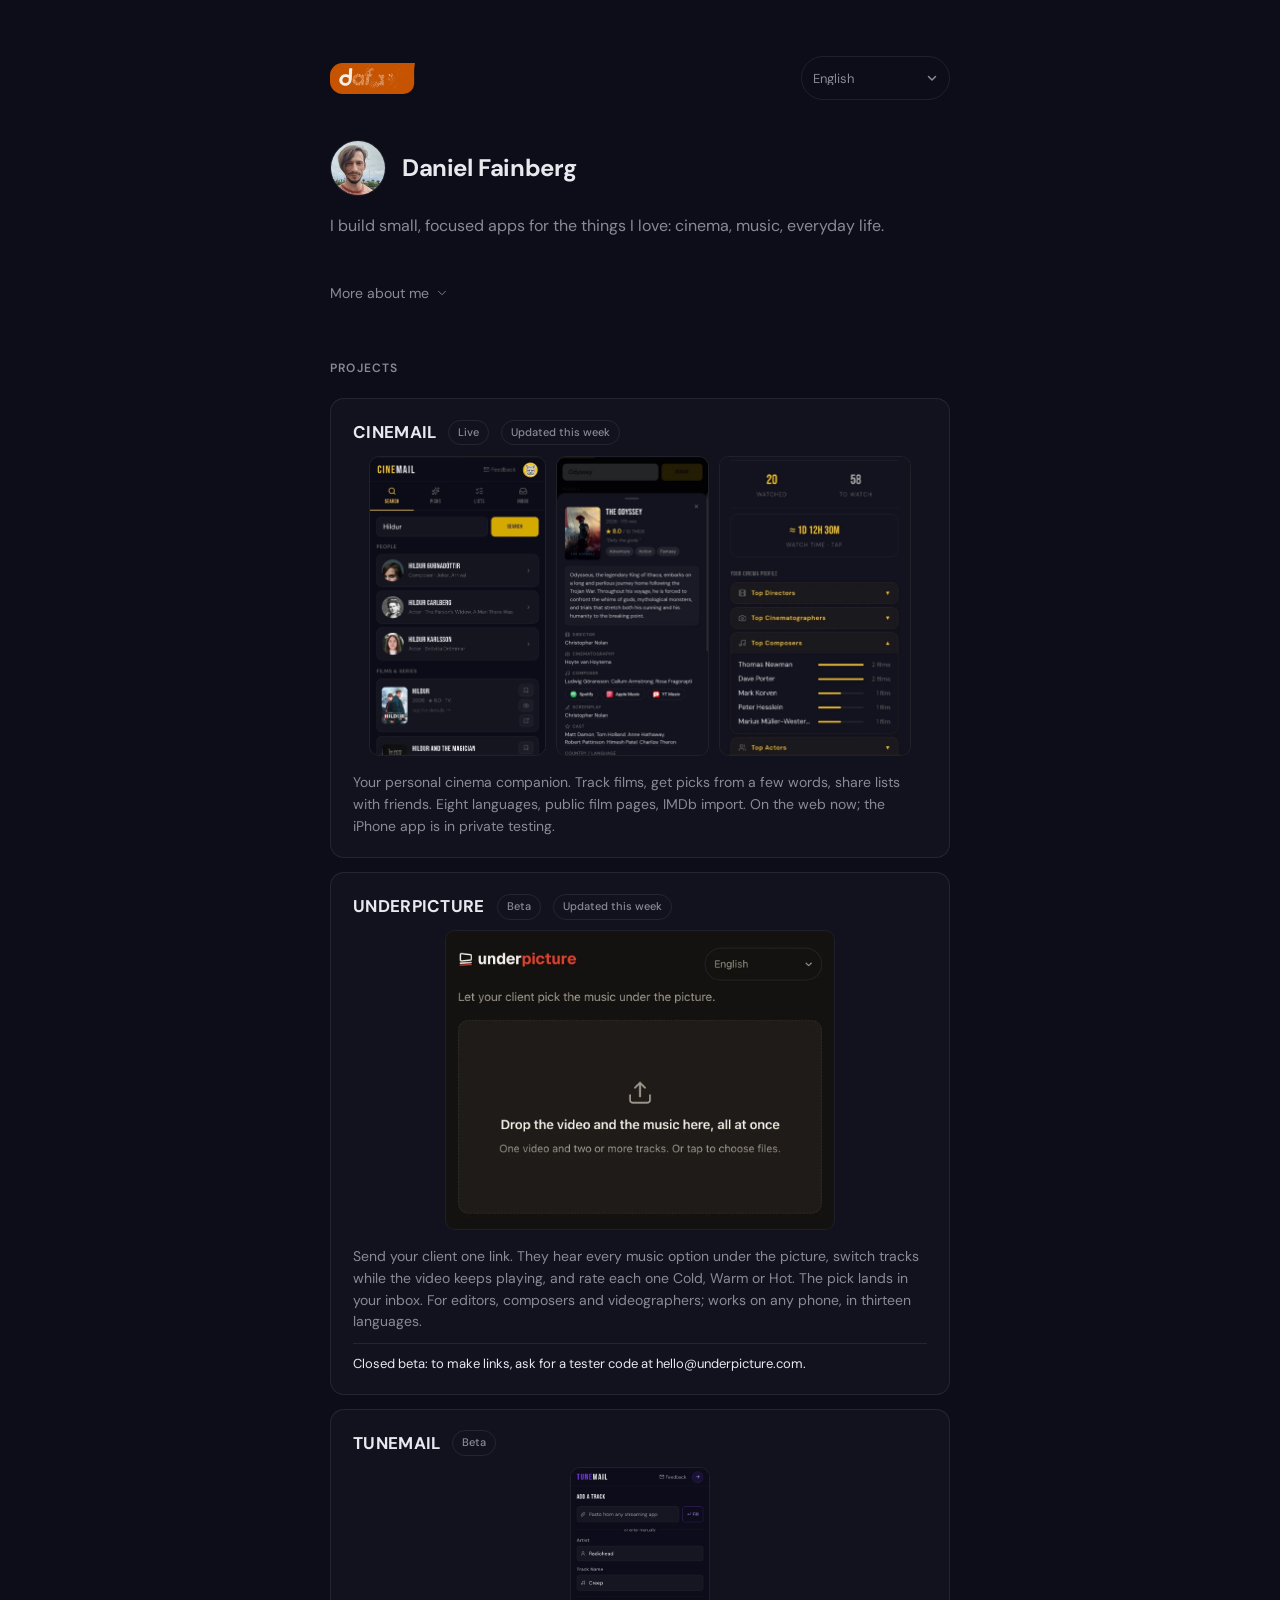
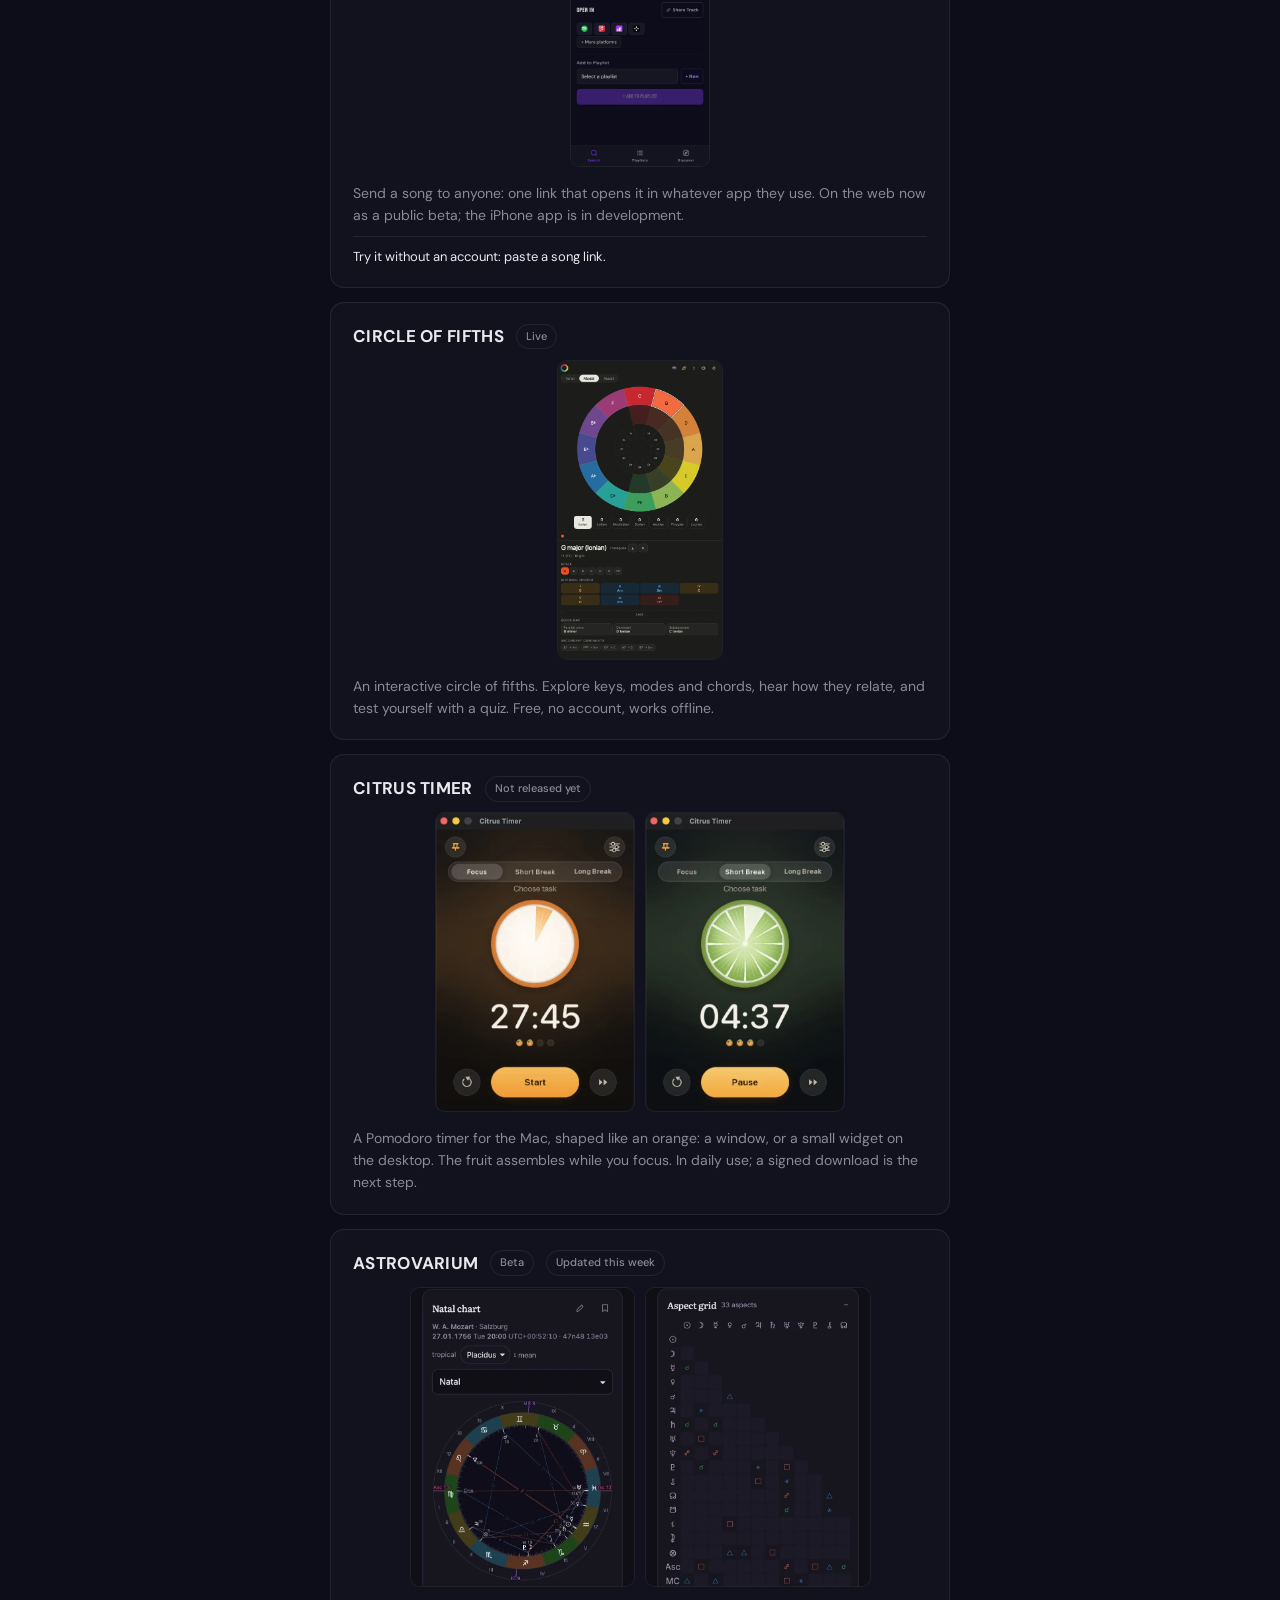
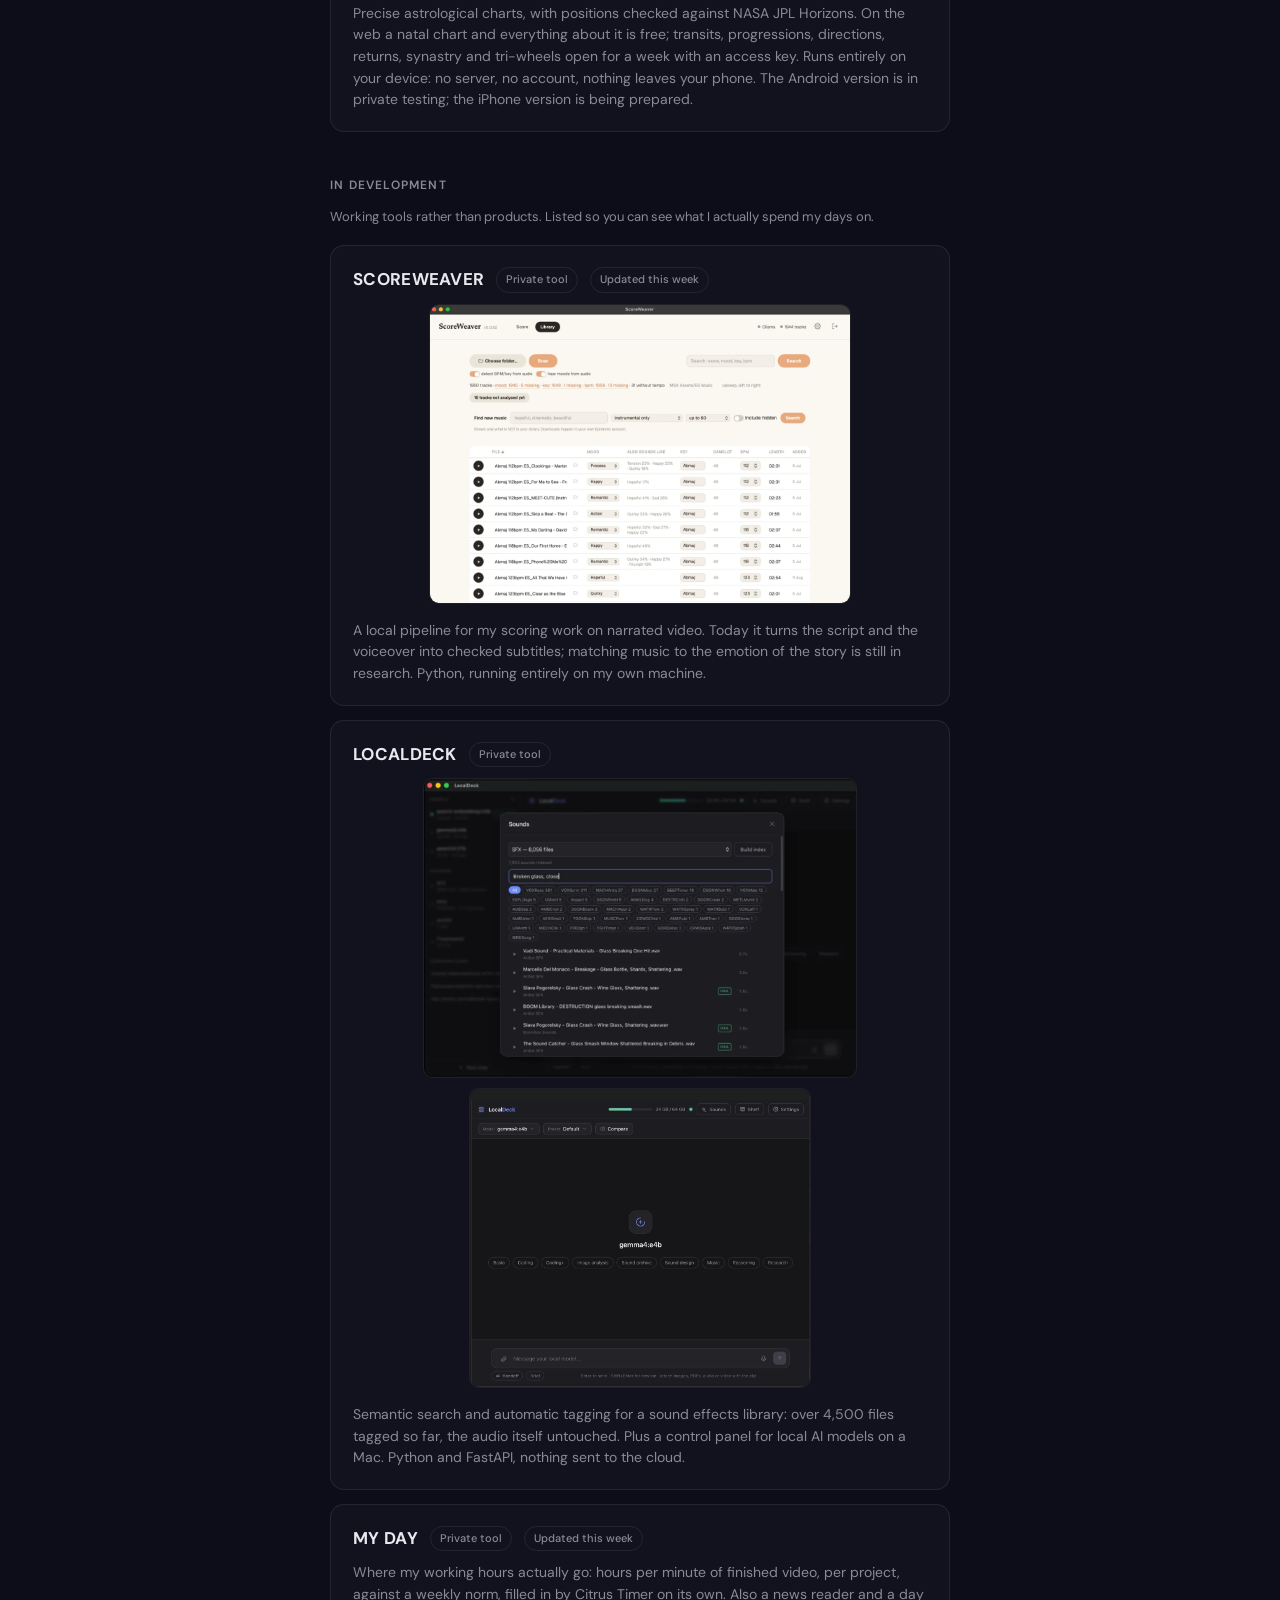
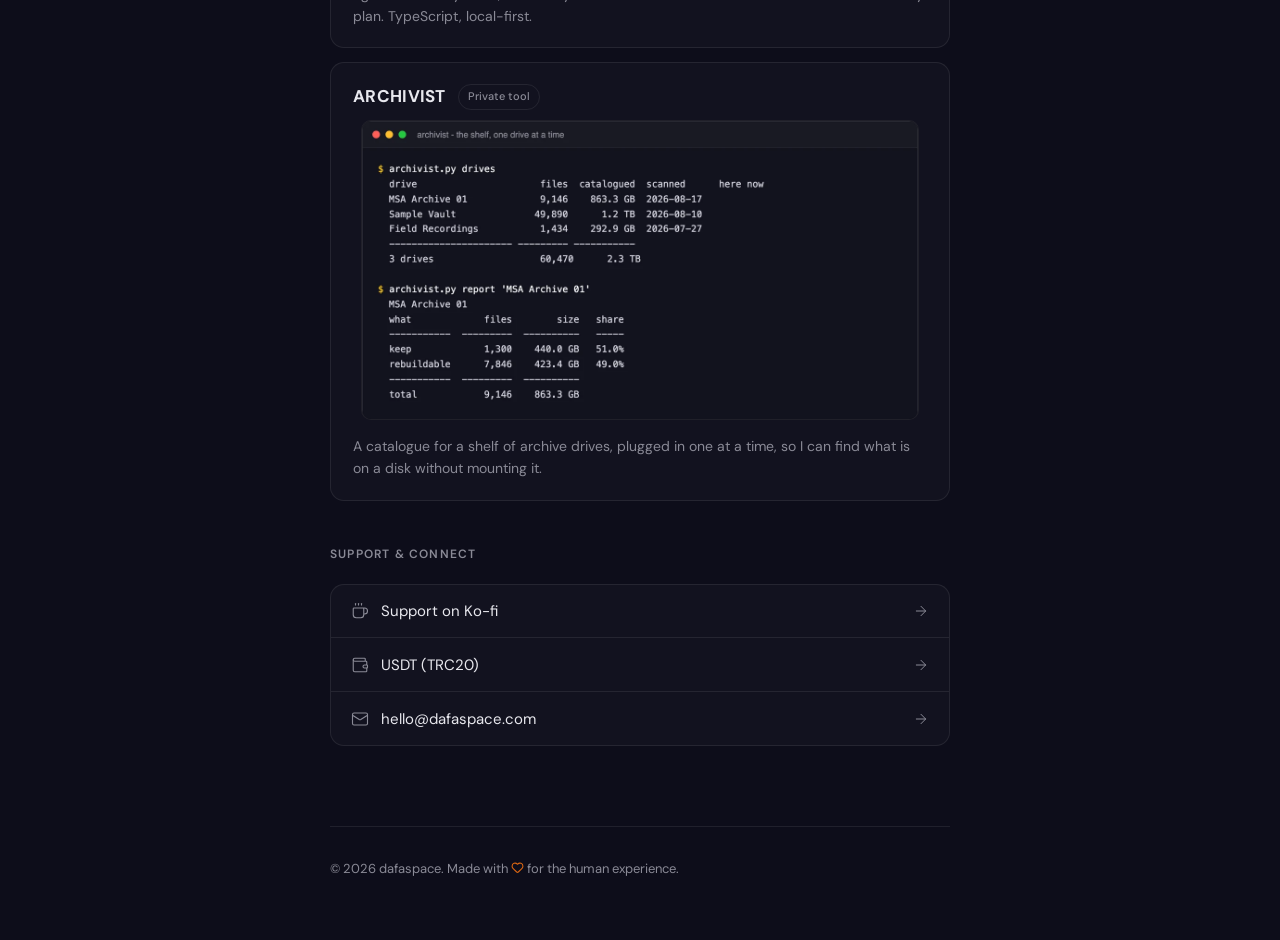
<file: index.html>
<!DOCTYPE html>
<html lang="en">
<head>
  <meta charset="UTF-8">
  <meta name="viewport" content="width=device-width, initial-scale=1.0">
  <meta name="description" data-t-attr="content:meta.description" content="Daniel Fainberg, indie developer and visual artist. Building small, focused apps under dafaspace.">
  <meta property="og:title" data-t-attr="content:meta.title" content="dafaspace - Daniel Fainberg">
  <meta property="og:description" data-t-attr="content:meta.ogDescription" content="Small, focused apps by one indie developer. Cinema, music theory, astrology, and tools for musicians.">
  <meta property="og:type" content="website">
  <meta property="og:url" content="https://dafaspace.com/">
  <meta property="og:site_name" content="dafaspace">
  <meta property="og:locale" content="en_US">
  <meta property="og:image" content="https://dafaspace.com/og-image.png">
  <meta property="og:image:width" content="1200">
  <meta property="og:image:height" content="630">
  <meta property="og:image:alt" content="dafaspace">
  <meta name="twitter:card" content="summary_large_image">
  <meta name="theme-color" content="#0d0d1a">
  <title data-t="meta.title">dafaspace - Daniel Fainberg</title>
  <link rel="icon" href="logo-mark.svg" type="image/svg+xml">
  <link rel="icon" href="favicon-32.png" type="image/png" sizes="32x32">
  <link rel="apple-touch-icon" href="apple-touch-icon.png">

  <link rel="preconnect" href="https://fonts.googleapis.com">
  <link rel="preconnect" href="https://fonts.gstatic.com" crossorigin>
  <link href="https://fonts.googleapis.com/css2?family=DM+Sans:wght@400;500;600;700&display=swap" rel="stylesheet">
  <!-- Japanese glyphs (Noto Sans JP, 120 slices) load only for a Japanese page or a Japanese browser,
       whose language offer on / is written in Japanese. Every other page downloads nothing of it. -->
  <script>
    if (document.documentElement.lang === 'ja' || (navigator.languages || [navigator.language]).some(l => /^ja\b/i.test(l || ''))) {
      document.write('<link rel="stylesheet" href="fonts/ja.css">');
    }
  </script>

  <style>
    /* Script partners for DM Sans, which has no Cyrillic, Georgian, Hebrew or Japanese (Tastebook,
       approved by Dafa 3 Nov 2026, the same in Cinemail and Tunemail). Only the non-Latin files are
       self-hosted, each with its unicode-range, so an English page downloads none of them.
       Licences: fonts/OFL-*.txt. */
    @font-face {
      font-family: 'Geist';
      font-style: normal;
      font-weight: 400 700;
      font-display: swap;
      src: url(fonts/geist-cyrillic-ext-400-700.woff2) format('woff2');
      unicode-range: U+0460-052F, U+1C80-1C8A, U+20B4, U+2DE0-2DFF, U+A640-A69F, U+FE2E-FE2F;
    }
    @font-face {
      font-family: 'Geist';
      font-style: normal;
      font-weight: 400 700;
      font-display: swap;
      src: url(fonts/geist-cyrillic-400-700.woff2) format('woff2');
      unicode-range: U+0301, U+0400-045F, U+0490-0491, U+04B0-04B1, U+2116;
    }
    @font-face {
      font-family: 'Noto Sans Georgian';
      font-style: normal;
      font-weight: 400 700;
      font-stretch: 62.5% 100%;
      font-display: swap;
      src: url(fonts/noto-sans-georgian-georgian-400-700.woff2) format('woff2');
      unicode-range: U+0589, U+10A0-10FF, U+1C90-1CBA, U+1CBD-1CBF, U+205A, U+2D00-2D2F, U+2E31;
    }
    @font-face {
      font-family: 'IBM Plex Sans Hebrew';
      font-style: normal;
      font-weight: 400;
      font-display: swap;
      src: url(fonts/ibm-plex-sans-hebrew-hebrew-400.woff2) format('woff2');
      unicode-range: U+0307-0308, U+0590-05FF, U+200C-2010, U+20AA, U+25CC, U+FB1D-FB4F;
    }
    @font-face {
      font-family: 'IBM Plex Sans Hebrew';
      font-style: normal;
      font-weight: 700;
      font-display: swap;
      src: url(fonts/ibm-plex-sans-hebrew-hebrew-700.woff2) format('woff2');
      unicode-range: U+0307-0308, U+0590-05FF, U+200C-2010, U+20AA, U+25CC, U+FB1D-FB4F;
    }
    @font-face {
      font-family: 'Noto Sans Arabic';
      font-style: normal;
      font-weight: 400;
      font-display: swap;
      src: url(fonts/noto-sans-arabic-arabic-400.woff2) format('woff2');
      unicode-range: U+0600-06FF, U+0750-077F, U+0870-0891, U+0897-08E1, U+08E3-08FF, U+200C-200E, U+2010-2011, U+204F, U+2E41, U+FB50-FDFF, U+FE70-FE74, U+FE76-FEFC, U+102E0-102FB, U+10E60-10E7E, U+10EC2-10EC7, U+10EC9-10EEE, U+10EF0-10EFF, U+1EE00-1EEFF;
    }
    @font-face {
      font-family: 'Noto Sans Arabic';
      font-style: normal;
      font-weight: 700;
      font-display: swap;
      src: url(fonts/noto-sans-arabic-arabic-700.woff2) format('woff2');
      unicode-range: U+0600-06FF, U+0750-077F, U+0870-0891, U+0897-08E1, U+08E3-08FF, U+200C-200E, U+2010-2011, U+204F, U+2E41, U+FB50-FDFF, U+FE70-FE74, U+FE76-FEFC, U+102E0-102FB, U+10E60-10E7E, U+10EC2-10EC7, U+10EC9-10EEE, U+10EF0-10EFF, U+1EE00-1EEFF;
    }

    *, *::before, *::after { box-sizing: border-box; margin: 0; padding: 0; }

    :root {
      color-scheme: dark;
      --bg: #0d0d1a;
      --text: #e8e8ee;
      --muted: #8a8a96;
      --accent: #D96512;
      --border: rgba(255,255,255,0.08);
      --card: rgba(255,255,255,0.025);
      --card-hover: rgba(255,255,255,0.045);
    }

    html, body {
      background: var(--bg);
      color: var(--text);
      font-family: 'DM Sans', 'Geist', 'Noto Sans Georgian', 'IBM Plex Sans Hebrew', 'Noto Sans Arabic', 'Noto Sans JP', system-ui, -apple-system, BlinkMacSystemFont, sans-serif;
      font-size: 16px;
      line-height: 1.6;
      -webkit-font-smoothing: antialiased;
      -moz-osx-font-smoothing: grayscale;
    }

    body {
      min-height: 100vh;
      display: flex;
      flex-direction: column;
      align-items: center;
      padding: 56px 24px 60px;
    }

    header, main, footer {
      width: 100%;
      max-width: 620px;
    }

    /* Header */
    .logo {
      font-size: 14px;
      font-weight: 600;
      letter-spacing: 0.5px;
      color: var(--text);
      margin-bottom: 40px;
      display: inline-flex;
      align-items: center;
      gap: 8px;
    }
    .logo-dot {
      width: 8px;
      height: 8px;
      border-radius: 50%;
      background: var(--accent);
      display: inline-block;
    }


    /* Header row: the logo, and the language pill when the site has more than one language.
       The pill is Underpicture's (app/index.html, .lang-slot / select.lang), lifted whole:
       a native select, so a phone opens its own picker, with the chevron drawn here because
       the browser's own arrow cannot be placed. */
    .top { display: flex; align-items: center; justify-content: space-between; gap: 16px; margin-bottom: 40px; }
    .top .logo { margin-bottom: 0; }
    .lang-slot { position: relative; display: inline-flex; }
    .lang-slot[hidden] { display: none; }
    .lang-slot::after { content: ""; position: absolute; inset-inline-end: 12px; top: 50%; width: 12px; height: 12px;
      transform: translateY(-50%); pointer-events: none; background: var(--muted);
      -webkit-mask: url("data:image/svg+xml,%3Csvg xmlns='http://www.w3.org/2000/svg' viewBox='0 0 12 12'%3E%3Cpath d='M2.5 4.5 6 8l3.5-3.5' fill='none' stroke='black' stroke-width='1.5' stroke-linecap='round' stroke-linejoin='round'/%3E%3C/svg%3E") center / contain no-repeat;
              mask: url("data:image/svg+xml,%3Csvg xmlns='http://www.w3.org/2000/svg' viewBox='0 0 12 12'%3E%3Cpath d='M2.5 4.5 6 8l3.5-3.5' fill='none' stroke='black' stroke-width='1.5' stroke-linecap='round' stroke-linejoin='round'/%3E%3C/svg%3E") center / contain no-repeat; }
    select.lang { font: inherit; font-size: 13px; color: var(--muted); background: transparent; border: 1px solid var(--border);
      border-radius: 999px; padding-block: .5em; padding-inline: .9em 2.2em; min-height: 44px; max-width: 12em; cursor: pointer;
      -webkit-appearance: none; appearance: none; -webkit-tap-highlight-color: transparent; }
    select.lang:hover { color: var(--text); }
    /* The browser shapes every language name in the pill, so with the full stack each page would fetch
       every partner file just for them. The pill carries only the partner of the page's own language;
       the other names fall to the system font, and the open list is drawn by the system anyway. */
    select.lang { font-family: 'DM Sans', system-ui, sans-serif; line-height: 1; }
    :lang(ru) select.lang, :lang(uk) select.lang { font-family: 'DM Sans', 'Geist', system-ui, sans-serif; }
    :lang(ka) select.lang { font-family: 'DM Sans', 'Noto Sans Georgian', system-ui, sans-serif; }
    :lang(he) select.lang { font-family: 'DM Sans', 'IBM Plex Sans Hebrew', system-ui, sans-serif; }
    :lang(ar) select.lang { font-family: 'DM Sans', 'Noto Sans Arabic', system-ui, sans-serif; }
    :lang(ja) select.lang { font-family: 'DM Sans', 'Noto Sans JP', system-ui, sans-serif; }

    /* The language offer, on "/" only: a quiet line in the reader's own language, never a redirect */
    .lang-offer { display: flex; align-items: center; gap: 12px; margin: -20px 0 28px;
      font-size: 14px; color: var(--muted); line-height: 1.4; }
    .lang-offer-text { flex: 0 1 auto; min-width: 0; }
    .lang-offer[hidden] { display: none; }
    .lang-offer button {
      display: inline-flex; align-items: center; justify-content: center;
      font: inherit; line-height: 1; min-height: 44px; padding: 0 .6em;
      background: none; border: 0; color: var(--text); cursor: pointer;
      -webkit-appearance: none; appearance: none; -webkit-tap-highlight-color: transparent;
      text-box: trim-both cap alphabetic;
    }
    .lang-offer .lang-offer-go { flex: none; padding: 0; text-decoration: underline; text-decoration-color: rgba(255,255,255,0.25);
      text-decoration-thickness: 1px; text-underline-offset: 5px; }
    .lang-offer .lang-offer-close { flex: none; color: var(--muted); min-width: 44px; margin-inline-start: auto; }

    /* Japanese: no line may open with a small kana or a closing mark */
    :lang(ja) { line-break: strict; }

    /* Hero */
    .hero {
      display: flex;
      align-items: center;
      gap: 16px;
      margin-bottom: 18px;
    }
    .avatar {
      width: 56px;
      height: 56px;
      border-radius: 50%;
      object-fit: cover;
      border: 1px solid var(--border);
      flex-shrink: 0;
    }
    h1 {
      font-size: 24px;
      font-weight: 700;
      letter-spacing: -0.4px;
      line-height: 1.2;
    }
    .tagline {
      font-size: 16px;
      color: var(--muted);
      margin-bottom: 32px;
      line-height: 1.55;
    }

    /* About paragraphs */
    .bio p {
      font-size: 15px;
      color: var(--text);
      margin-bottom: 12px;
      line-height: 1.65;
    }
    .bio p:last-child { margin-bottom: 0; }
    .bio a {
      color: var(--text);
      text-decoration: none;
      border-bottom: 1px solid var(--border);
      transition: border-color 0.15s ease;
    }
    .bio a:hover { border-color: var(--accent); }
    /* The rest of the bio folds away, so the first projects fit on a phone screen */
    .bio details { margin-top: 4px; }
    .bio summary {
      display: inline-flex;
      align-items: center;
      gap: 6px;
      min-height: 44px;
      font-size: 14px;
      line-height: 1;
      text-box: trim-both cap alphabetic;
      color: var(--muted);
      cursor: pointer;
      list-style: none;
      -webkit-tap-highlight-color: transparent;
    }
    .bio summary::-webkit-details-marker { display: none; }
    .bio summary:hover { color: var(--text); }
    .bio summary svg { transition: transform 0.2s ease; }
    .bio details[open] summary svg { transform: rotate(180deg); }
    .bio details[open] summary { margin-bottom: 8px; }
    .bio summary .less, .bio details[open] summary .more { display: none; }
    .bio details[open] summary .less { display: inline; }

    /* Section */
    section { margin-top: 44px; }
    h2 {
      font-size: 12px;
      font-weight: 600;
      letter-spacing: 1.2px;
      text-transform: uppercase;
      color: var(--muted);
      margin-bottom: 20px;
    }
    /* Headings in the script partners: bold, and Georgian on its condensed width (family rule). */
    :lang(ka) h2, :lang(he) h2, :lang(ja) h2 { font-weight: 700; }
    :lang(ka) h2 { font-stretch: 62.5%; }
    /* Arabic letters join: tracking breaks the joins, and the script has no capitals */
    :lang(ar) h2 { font-weight: 700; letter-spacing: 0; text-transform: none; }

    /* Project card */
    .project {
      /* Flex column so the name can be read before the picture, without
         reordering the markup. */
      display: flex;
      flex-direction: column;
      padding: 20px 22px;
      background: var(--card);
      border: 1px solid var(--border);
      border-radius: 14px;
      text-decoration: none;
      color: var(--text);
      transition: background 0.2s ease, transform 0.2s ease;
      margin-bottom: 14px;
    }
    .project:hover {
      background: var(--card-hover);
      transform: translateY(-1px);
    }
    .project-head {
      display: flex;
      flex-wrap: wrap;                  /* a translated badge can be twice as long as the English */
      align-items: center;
      gap: 8px 12px;
      margin-bottom: 10px;
    }
    .project-logo {
      font-size: 17px;
      line-height: 1.6;
      font-weight: 700;
      letter-spacing: 0.3px;
    }
    .project-logo, .project-logo span { color: var(--text); }
    .project-status {
      white-space: nowrap;
      font-size: 11px;
      color: var(--muted);
      padding: 3px 9px;
      border: 1px solid var(--border);
      border-radius: 100px;
      font-weight: 500;
    }
    .project-desc {
      font-size: 14px;
      color: var(--muted);
      line-height: 1.55;
    }
    .project-note {
      font-size: 13px;
      color: var(--text);
      margin-top: 10px;
      padding-top: 10px;
      border-top: 1px solid var(--border);
      line-height: 1.5;
    }
    /* Non-clickable card, for work with nothing public to link to yet */
    .project--static { cursor: default; }
    .project--static:hover { background: var(--card); transform: none; }

    /* Reading order inside a card: name first, then the picture, then the
       words. Set here rather than in the markup so the source stays plain. */
    .project-head  { order: 1; }
    .project-shot,
    .project-shots,
    .project > a   { order: 2; }
    .project-desc  { order: 3; }
    .project-note  { order: 4; }

    /* Screenshot. Height-capped so a card stays scannable: nine full-height
       captures made the page a very long scroll. Shown whole, never cropped -
       cropping cut off the parts of an interface that say what the app does. */
    .project-shot {
      display: block;
      width: auto;
      max-width: 100%;
      max-height: 300px;
      height: auto;
      border-radius: 10px;
      border: 1px solid var(--border);
      margin: 0 auto 16px;
      background: rgba(0,0,0,0.25);
      object-fit: contain;
    }
    .project > a { text-decoration: none; }

    /* Frames that only make sense together, in one row. */
    .project-shots {
      display: flex;
      gap: 10px;
      justify-content: center;
      align-items: flex-start;
      margin-bottom: 16px;
    }
    .project-shots .project-shot {
      margin: 0;
      min-width: 0;
      max-height: 300px;
    }
    /* Stacked frames, for wide captures that would be unreadable side by side. */
    .project-shots--stack { flex-direction: column; align-items: center; }
    .section-note {
      font-size: 13px;
      color: var(--muted);
      margin: -8px 0 18px;
      line-height: 1.55;
    }

    /* Freshness badge. Hidden by default; the weekly script turns on only the
       projects that actually moved, by writing selectors into the block below.
       Deliberately NOT a "last updated" date: a finished, stable app would then
       look abandoned, while an absent badge claims nothing at all. */
    .fresh {
      display: none;
      font-size: 11px;
      font-weight: 500;
      color: var(--muted);
      padding: 3px 9px;
      border: 1px solid var(--border);
      border-radius: 100px;
      white-space: nowrap;
    }

    /* Connect / Support links */
    .links {
      display: flex;
      flex-direction: column;
      gap: 1px;
      border: 1px solid var(--border);
      border-radius: 14px;
      overflow: hidden;
      background: var(--card);
    }
    .links a, .links button {
      display: flex;
      align-items: center;
      justify-content: space-between;
      padding: 14px 20px;
      color: var(--text);
      text-decoration: none;
      font-size: 15px;
      transition: background 0.15s ease;
      border-bottom: 1px solid var(--border);
    }
    .links button {
      width: 100%; font: inherit; font-size: 15px; line-height: inherit; text-align: start; cursor: pointer;
      background: none; border-width: 0 0 1px; border-style: solid; border-color: var(--border);
      -webkit-appearance: none; appearance: none; -webkit-tap-highlight-color: transparent;
    }
    .links a:last-child { border-bottom: none; }
    .links a:hover, .links button:hover { background: var(--card-hover); }
    .links .label { display: flex; align-items: center; gap: 12px; }
    .links .label-icon {
      width: 18px; height: 18px;
      display: inline-flex;
      align-items: center; justify-content: center;
      color: var(--muted);
    }
    .links .arrow {
      display: inline-flex;
      color: var(--muted);
      transition: transform 0.15s ease, color 0.15s ease;
    }
    .links a:hover .arrow, .links button:hover .arrow { transform: translateX(2px); color: var(--text); }
    /* Right to left, the arrow points the way the row reads */
    [dir="rtl"] .links .arrow { transform: scaleX(-1); }
    [dir="rtl"] .links a:hover .arrow, [dir="rtl"] .links button:hover .arrow { transform: scaleX(-1) translateX(2px); }
    .visually-hidden { position: absolute; width: 1px; height: 1px; margin: -1px; overflow: hidden; clip-path: inset(50%); white-space: nowrap; }

    /* Footer */
    footer {
      margin-top: 80px;
      padding-top: 32px;
      border-top: 1px solid var(--border);
      font-size: 13px;
      color: var(--muted);
      line-height: 1.6;
    }
    footer .heart { display: inline-block; width: 13px; height: 13px; vertical-align: -1px; background: var(--accent);
      -webkit-mask: url("data:image/svg+xml,%3Csvg xmlns='http://www.w3.org/2000/svg' viewBox='0 0 24 24'%3E%3Cpath d='M2 9.5a5.5 5.5 0 0 1 9.591-3.676.56.56 0 0 0 .818 0A5.49 5.49 0 0 1 22 9.5c0 2.29-1.5 4-3 5.5l-5.492 5.313a2 2 0 0 1-3 0L5 15c-1.5-1.5-3-3.2-3-5.5' fill='none' stroke='black' stroke-width='2' stroke-linecap='round' stroke-linejoin='round'/%3E%3C/svg%3E") center / contain no-repeat;
              mask: url("data:image/svg+xml,%3Csvg xmlns='http://www.w3.org/2000/svg' viewBox='0 0 24 24'%3E%3Cpath d='M2 9.5a5.5 5.5 0 0 1 9.591-3.676.56.56 0 0 0 .818 0A5.49 5.49 0 0 1 22 9.5c0 2.29-1.5 4-3 5.5l-5.492 5.313a2 2 0 0 1-3 0L5 15c-1.5-1.5-3-3.2-3-5.5' fill='none' stroke='black' stroke-width='2' stroke-linecap='round' stroke-linejoin='round'/%3E%3C/svg%3E") center / contain no-repeat; }
    footer a { color: var(--muted); text-decoration: none; border-bottom: 1px solid var(--border); }
    footer a:hover { color: var(--text); border-color: var(--text); }

    /* Mobile */
    @media (max-width: 600px) {
      body { padding: 48px 20px 40px; }
      .top { margin-bottom: 44px; }
      .tagline { font-size: 16px; }
      section { margin-top: 44px; }
    }
  </style>

  <!-- I18N:START - written by tools/i18n.mjs build. Do not hand-edit inside. -->
  <link rel="canonical" href="https://dafaspace.com/">
  <link rel="alternate" hreflang="en" href="https://dafaspace.com/">
  <link rel="alternate" hreflang="ru" href="https://dafaspace.com/ru/">
  <link rel="alternate" hreflang="uk" href="https://dafaspace.com/uk/">
  <link rel="alternate" hreflang="ka" href="https://dafaspace.com/ka/">
  <link rel="alternate" hreflang="es" href="https://dafaspace.com/es/">
  <link rel="alternate" hreflang="pt-BR" href="https://dafaspace.com/pt-BR/">
  <link rel="alternate" hreflang="fr" href="https://dafaspace.com/fr/">
  <link rel="alternate" hreflang="de" href="https://dafaspace.com/de/">
  <link rel="alternate" hreflang="it" href="https://dafaspace.com/it/">
  <link rel="alternate" hreflang="tr" href="https://dafaspace.com/tr/">
  <link rel="alternate" hreflang="ja" href="https://dafaspace.com/ja/">
  <link rel="alternate" hreflang="he" href="https://dafaspace.com/he/">
  <link rel="alternate" hreflang="ar" href="https://dafaspace.com/ar/">
  <link rel="alternate" hreflang="x-default" href="https://dafaspace.com/">
  <script>window.SITE_LANGS = [{"code":"en","name":"English","dir":"ltr","path":"/"},{"code":"ru","name":"Русский","dir":"ltr","path":"/ru/","offer":{"text":"Открыть эту страницу на русском?","yes":"Открыть","close":"Закрыть"}},{"code":"uk","name":"Українська","dir":"ltr","path":"/uk/","offer":{"text":"Відкрити цю сторінку українською?","yes":"Відкрити","close":"Закрити"}},{"code":"ka","name":"ქართული","dir":"ltr","path":"/ka/","offer":{"text":"გავხსნა ეს გვერდი ქართულად?","yes":"გახსნა","close":"დახურვა"}},{"code":"es","name":"Español","dir":"ltr","path":"/es/","offer":{"text":"¿Abrir esta página en español?","yes":"Abrir","close":"Cerrar"}},{"code":"pt-BR","name":"Português (Brasil)","dir":"ltr","path":"/pt-BR/","offer":{"text":"Abrir esta página em português?","yes":"Abrir","close":"Fechar"}},{"code":"fr","name":"Français","dir":"ltr","path":"/fr/","offer":{"text":"Ouvrir cette page en français ?","yes":"Ouvrir","close":"Fermer"}},{"code":"de","name":"Deutsch","dir":"ltr","path":"/de/","offer":{"text":"Diese Seite auf Deutsch öffnen?","yes":"Öffnen","close":"Schließen"}},{"code":"it","name":"Italiano","dir":"ltr","path":"/it/","offer":{"text":"Aprire questa pagina in italiano?","yes":"Apri","close":"Chiudi"}},{"code":"tr","name":"Türkçe","dir":"ltr","path":"/tr/","offer":{"text":"Bu sayfa Türkçe açılsın mı?","yes":"Aç","close":"Kapat"}},{"code":"ja","name":"日本語","dir":"ltr","path":"/ja/","offer":{"text":"このページを日本語で開きますか？","yes":"開く","close":"閉じる"}},{"code":"he","name":"עברית","dir":"rtl","path":"/he/","offer":{"text":"לפתוח את הדף הזה בעברית?","yes":"פתיחה","close":"סגירה"}},{"code":"ar","name":"العربية","dir":"rtl","path":"/ar/","offer":{"text":"هل تريد فتح هذه الصفحة بالعربية؟","yes":"فتح","close":"إغلاق"}}]</script>
  <!-- I18N:END -->

  <!-- FRESH:START - written weekly by _portfolio/site-weekly.mjs. Do not hand-edit
       inside; edit the badge style above, or the script, instead. -->
  <style id="fresh-rules">
#p-cinemail .fresh,
#p-underpicture .fresh,
#p-astrotrip .fresh,
#p-scoreweaver .fresh,
#p-myday .fresh { display: inline-flex }
  </style>
  <!-- FRESH:END -->
</head>
<body>
  <header class="top">
    <div class="logo"><span id="logo"></span></div>
    <span class="lang-slot" hidden data-label="Language" data-t-attr="data-label:lang.label"></span>
  </header>

  <main>
    <div class="lang-offer" hidden>
      <span class="lang-offer-text" data-t="offer.text">Open this page in English?</span>
      <button type="button" class="lang-offer-go" data-t="offer.yes">Open</button>
      <button type="button" class="lang-offer-close" aria-label="Close" data-t-attr="aria-label:offer.close"><svg width="14" height="14" viewBox="0 0 24 24" fill="none" stroke="currentColor" stroke-width="1.5" stroke-linecap="round" aria-hidden="true"><path d="M6 6l12 12M18 6L6 18"/></svg></button>
    </div>

    <div class="hero">
      <img class="avatar" src="photo.webp" alt="" width="56" height="56">
      <h1>Daniel Fainberg</h1>
    </div>
    <p class="tagline" data-t="tagline">I build small, focused apps for the things I love: cinema, music, everyday life.</p>

    <div class="bio">
      <details>
        <summary><span class="more" data-t="bio.more">More about me</span><span class="less" data-t="bio.less">Less</span><svg width="14" height="14" viewBox="0 0 24 24" fill="none" stroke="currentColor" stroke-width="1.5" stroke-linecap="round" stroke-linejoin="round" aria-hidden="true"><path d="M6 9l6 6 6-6"/></svg></summary>
      <p data-t="bio.background">I come from a visual background - photography, videography, video art for theatre productions. I've spent years curiously observing how images, sound and rhythm carry human experience, emotion and feeling.</p>
      <p data-t="bio.youtube">For five years I've been the sound designer and music editor of a YouTube channel that has grown to 27 million subscribers.</p>
      <p data-t="bio.study">Currently studying <strong>MA Professional Media Composition</strong> at Arts University Bournemouth, where I'm learning to write music for film.</p>
      <p data-t="bio.dafaspace">Under <strong>dafaspace</strong> I make apps that I'd want to use myself, and I really do use them every day. I'm genuinely happy when I see my apps make someone's life a little easier or more joyful. I believe in people and in meaningful human connection - so nothing makes me happier than when like-minded people find each other and that small miracle of real interaction happens.</p>
      <p data-t="bio.contact">Questions about the apps, or an idea for working together? Write to <a href="mailto:hello@dafaspace.com">hello@dafaspace.com</a>. I read every message.</p>
      </details>
    </div>

    <section>
      <h2 data-t="sec.projects">Projects</h2>

      <a id="p-cinemail" class="project" aria-labelledby="n-cinemail s-cinemail" href="https://cinemail.app" target="_blank" rel="noopener">
        <div class="project-shots">
          <img class="project-shot" data-t-attr="alt:cinemail.shot1" src="shots/cinemail1.webp" alt="Searching Cinemail for Hildur: people results led by the composer Hildur Gudnadottir, followed by matching films and series" fetchpriority="high" width="706" height="1200">
          <img class="project-shot" data-t-attr="alt:cinemail.shot2" src="shots/cinemail.webp" alt="A film page in Cinemail showing the poster, rating, synopsis, director, cinematographer and composers, with links to the soundtrack on Spotify, Apple Music and YouTube Music" width="608" height="1200">
          <img class="project-shot" data-t-attr="alt:cinemail.shot3" src="shots/cinemail2.webp" alt="A Cinemail viewing profile: films watched and still to watch, total watch time, and a ranking of the user's most-seen composers" width="765" height="1200">
        </div>
        <div class="project-head">
          <h3 class="project-logo" id="n-cinemail"><span>CINE</span>MAIL</h3>
          <div class="project-status" id="s-cinemail" data-t="status.live">Live</div>
          <div class="fresh" data-t="badge.fresh">Updated this week</div>
        </div>
        <div class="project-desc" data-t="cinemail.desc">Your personal cinema companion. Track films, get picks from a few words, share lists with friends. Eight languages, public film pages, IMDb import. On the web now; the iPhone app is in private testing.</div>
      </a>

      <a id="p-underpicture" class="project" aria-labelledby="n-underpicture s-underpicture" href="https://underpicture.com" target="_blank" rel="noopener">
        <img class="project-shot" data-t-attr="alt:underpicture.shot1" src="shots/underpicture.webp" alt="The Underpicture start screen: drop one video and two or more music tracks at once to make a link for the client" loading="lazy" width="1040" height="800">
        <div class="project-head">
          <h3 class="project-logo" id="n-underpicture"><span>UNDER</span>PICTURE</h3>
          <div class="project-status" id="s-underpicture" data-t="status.beta">Beta</div>
          <div class="fresh" data-t="badge.fresh">Updated this week</div>
        </div>
        <div class="project-desc" data-t="underpicture.desc">Send your client one link. They hear every music option under the picture, switch tracks while the video keeps playing, and rate each one Cold, Warm or Hot. The pick lands in your inbox. For editors, composers and videographers; works on any phone, in thirteen languages.</div>
        <div class="project-note" data-t="underpicture.note">Closed beta: to make links, ask for a tester code at hello@underpicture.com.</div>
      </a>

      <a id="p-tunemail" class="project" aria-labelledby="n-tunemail s-tunemail" href="https://tunemail.app" target="_blank" rel="noopener">
        <img class="project-shot" data-t-attr="alt:tunemail.shot1" src="shots/tunemail.webp" alt="Tunemail on a phone: a pasted Spotify link filled in as Radiohead, Creep, with buttons to open the same song in Spotify, Apple Music, Deezer and Tidal" loading="lazy" width="780" height="1688">
        <div class="project-head">
          <h3 class="project-logo" id="n-tunemail"><span>TUNE</span>MAIL</h3>
          <div class="project-status" id="s-tunemail" data-t="status.beta">Beta</div>
          <div class="fresh" data-t="badge.fresh">Updated this week</div>
        </div>
        <div class="project-desc" data-t="tunemail.desc">Send a song to anyone: one link that opens it in whatever app they use. On the web now as a public beta; the iPhone app is in development.</div>
        <div class="project-note" data-t="tunemail.note">Try it without an account: paste a song link.</div>
      </a>

      <a id="p-fifths" class="project" aria-labelledby="n-fifths s-fifths" href="https://dafaspace.github.io/fifths/" target="_blank" rel="noopener">
        <img class="project-shot" data-t-attr="alt:fifths.shot1" src="shots/fifths.webp" alt="The Another Circle Of Fifths interface in modal view: a coloured wheel of keys, the seven modes of G, and the scale, diatonic chords and secondary dominants for G Ionian" loading="lazy" width="538" height="981">
        <div class="project-head">
          <h3 class="project-logo" id="n-fifths"><span>CIRCLE</span> OF FIFTHS</h3>
          <div class="project-status" id="s-fifths" data-t="status.live">Live</div>
          <div class="fresh" data-t="badge.fresh">Updated this week</div>
        </div>
        <div class="project-desc" data-t="fifths.desc">An interactive circle of fifths. Explore keys, modes and chords, hear how they relate, and test yourself with a quiz. Free, no account, works offline.</div>
      </a>

      <div id="p-citrus" class="project project--static">
        <div class="project-shots">
          <img class="project-shot" data-t-attr="alt:citrus.shot1" src="shots/citrus-focus.webp" alt="Citrus Timer in Focus mode: an orange slice filling clockwise, 27 minutes 45 seconds remaining" loading="lazy" width="597" height="900">
          <img class="project-shot" data-t-attr="alt:citrus.shot2" src="shots/citrus-break.webp" alt="Citrus Timer on a short break: the fruit has turned into a green lime, 4 minutes 37 seconds remaining" loading="lazy" width="597" height="900">
        </div>
        <div class="project-head">
          <h3 class="project-logo"><span>CITRUS</span> TIMER</h3>
          <div class="project-status" data-t="status.notReleased">Not released yet</div>
          <div class="fresh" data-t="badge.fresh">Updated this week</div>
        </div>
        <div class="project-desc" data-t="citrus.desc">A Pomodoro timer for the Mac, shaped like an orange: a window, or a small widget on the desktop. The fruit assembles while you focus. In daily use; a signed download is the next step.</div>
      </div>


      <a id="p-astrotrip" class="project" aria-labelledby="n-astrotrip s-astrotrip" href="https://astrovarium.com/" target="_blank" rel="noopener">
        <div class="project-shots">
          <img class="project-shot" data-t-attr="alt:astrotrip.shot1" src="shots/astrovarium-natal.webp" alt="A natal chart cast in Astrovarium using the Placidus house system, showing the zodiac ring, house cusps, planetary positions and aspect lines" loading="lazy" width="675" height="900">
          <img class="project-shot" data-t-attr="alt:astrotrip.shot2" src="shots/astrovarium-aspects.webp" alt="The aspect grid of the same chart: every aspect between planets, nodes, Lilith, the Part of Fortune and the angles, with the orb a tap away." loading="lazy" width="675" height="900">
        </div>
        <div class="project-head">
          <h3 class="project-logo" id="n-astrotrip"><span>ASTRO</span>VARIUM</h3>
          <div class="project-status" id="s-astrotrip" data-t="status.beta">Beta</div>
          <div class="fresh" data-t="badge.fresh">Updated this week</div>
        </div>
        <div class="project-desc" data-t="astrotrip.desc">Precise astrological charts, with positions checked against NASA JPL Horizons. On the web a natal chart and everything about it is free; transits, progressions, directions, returns, synastry and tri-wheels open for a week with an access key. Runs entirely on your device: no server, no account, nothing leaves your phone. The Android version is in private testing; the iPhone version is being prepared.</div>
      </a>


    </section>

    <section>
      <h2 data-t="sec.dev">In development</h2>
      <p class="section-note" data-t="sec.devNote">Working tools rather than products. Listed so you can see what I actually spend my days on.</p>

      <div id="p-scoreweaver" class="project project--static">
        <a href="shots/scoreweaver.png" target="_blank" rel="noopener" title="Open full size" data-t-attr="title:common.openFull">
          <img class="project-shot" data-t-attr="alt:scoreweaver.shot1" src="shots/scoreweaver.webp" alt="The ScoreWeaver library: 1,950 analysed tracks in a table with detected mood, alternative mood readings with confidence percentages, key, Camelot code, BPM and length" loading="lazy" width="1200" height="850">
        </a>
        <div class="project-head">
          <h3 class="project-logo"><span>SCORE</span>WEAVER</h3>
          <div class="project-status" data-t="status.private">Private tool</div>
          <div class="fresh" data-t="badge.fresh">Updated this week</div>
        </div>
        <div class="project-desc" data-t="scoreweaver.desc">A local pipeline for my scoring work on narrated video. Today it turns the script and the voiceover into checked subtitles; matching music to the emotion of the story is still in research. Python, running entirely on my own machine.</div>
      </div>

      <div id="p-localdeck" class="project project--static">
        <div class="project-shots project-shots--stack">
          <a href="shots/localdeck2.jpg" target="_blank" rel="noopener" title="Open full size" data-t-attr="title:common.openFull">
            <img class="project-shot" data-t-attr="alt:localdeck.shot1" src="shots/localdeck2.webp" alt="Searching a sound effects library in LocalDeck by describing the sound: the phrase broken glass, close returns matching files from 7,953 indexed, grouped by category" loading="lazy" width="1200" height="827">
          </a>
          <a href="shots/localdeck.png" target="_blank" rel="noopener" title="Open full size" data-t-attr="title:common.openFull">
            <img class="project-shot" data-t-attr="alt:localdeck.shot2" src="shots/localdeck.webp" alt="LocalDeck: a local model loaded with memory use shown, and preset modes for sound archive, sound design, music, reasoning and research" loading="lazy" width="1200" height="1050">
          </a>
        </div>
        <div class="project-head">
          <h3 class="project-logo"><span>LOCAL</span>DECK</h3>
          <div class="project-status" data-t="status.private">Private tool</div>
          <div class="fresh" data-t="badge.fresh">Updated this week</div>
        </div>
        <div class="project-desc" data-t="localdeck.desc">Semantic search and automatic tagging for a sound effects library: over 4,500 files tagged so far, the audio itself untouched. Plus a control panel for local AI models on a Mac. Python and FastAPI, nothing sent to the cloud.</div>
      </div>

      <div id="p-myday" class="project project--static">
        <div class="project-head">
          <h3 class="project-logo"><span>MY</span> DAY</h3>
          <div class="project-status" data-t="status.private">Private tool</div>
          <div class="fresh" data-t="badge.fresh">Updated this week</div>
        </div>
        <div class="project-desc" data-t="myday.desc">Where my working hours actually go: hours per minute of finished video, per project, against a weekly norm, filled in by Citrus Timer on its own. Also a news reader and a day plan. TypeScript, local-first.</div>
      </div>

      <div id="p-archivist" class="project project--static">
        <a href="shots/archivist.png" target="_blank" rel="noopener" title="Open full size" data-t-attr="title:common.openFull">
          <img class="project-shot" data-t-attr="alt:archivist.shot1" src="shots/archivist.webp" alt="Archivist in a terminal: a list of catalogued drives with file counts and sizes, and a per-drive report splitting the contents into what to keep and what is rebuildable" loading="lazy" width="1200" height="643">
        </a>
        <div class="project-head">
          <h3 class="project-logo"><span>ARCHIV</span>IST</h3>
          <div class="project-status" data-t="status.private">Private tool</div>
          <div class="fresh" data-t="badge.fresh">Updated this week</div>
        </div>
        <div class="project-desc" data-t="archivist.desc">A catalogue for a shelf of archive drives, plugged in one at a time, so I can find what is on a disk without mounting it.</div>
      </div>
    </section>

    <section>
      <h2 data-t="sec.support">Support &amp; Connect</h2>
      <div class="links">
        <a href="https://ko-fi.com/dafaspace" target="_blank" rel="noopener">
          <span class="label">
            <span class="label-icon"><svg width="18" height="18" viewBox="0 0 24 24" fill="none" stroke="currentColor" stroke-width="1.5" stroke-linecap="round" stroke-linejoin="round" aria-hidden="true"><path d="M10 2v2"/><path d="M14 2v2"/><path d="M16 8a1 1 0 0 1 1 1v8a4 4 0 0 1-4 4H7a4 4 0 0 1-4-4V9a1 1 0 0 1 1-1h14a4 4 0 1 1 0 8h-1"/><path d="M6 2v2"/></svg></span>
            <span data-t="support.kofi">Support on Ko-fi</span>
          </span>
          <span class="arrow"><svg width="16" height="16" viewBox="0 0 24 24" fill="none" stroke="currentColor" stroke-width="1.5" stroke-linecap="round" stroke-linejoin="round" aria-hidden="true"><path d="M5 12h14"/><path d="m12 5 7 7-7 7"/></svg></span>
        </a>
        <button type="button" onclick="copyUSDT(event)" id="usdt-link" data-copied="Copied" data-prompt="Copy USDT (TRC20) address:" data-t-attr="data-copied:support.copied,data-prompt:support.copyPrompt">
          <span class="label">
            <span class="label-icon"><svg width="18" height="18" viewBox="0 0 24 24" fill="none" stroke="currentColor" stroke-width="1.5" stroke-linecap="round" stroke-linejoin="round" aria-hidden="true"><path d="M19 7V4a1 1 0 0 0-1-1H5a2 2 0 0 0 0 4h15a1 1 0 0 1 1 1v4h-3a2 2 0 0 0 0 4h3a1 1 0 0 0 1-1v-2a1 1 0 0 0-1-1"/><path d="M3 5v14a2 2 0 0 0 2 2h15a1 1 0 0 0 1-1v-4"/></svg></span>
            <span id="usdt-label">USDT (TRC20)</span>
          </span>
          <span class="arrow"><svg width="16" height="16" viewBox="0 0 24 24" fill="none" stroke="currentColor" stroke-width="1.5" stroke-linecap="round" stroke-linejoin="round" aria-hidden="true"><path d="M5 12h14"/><path d="m12 5 7 7-7 7"/></svg></span>
        </button>
        <a href="mailto:hello@dafaspace.com">
          <span class="label">
            <span class="label-icon"><svg width="18" height="18" viewBox="0 0 24 24" fill="none" stroke="currentColor" stroke-width="1.5" stroke-linecap="round" stroke-linejoin="round" aria-hidden="true"><path d="m22 7-8.991 5.727a2 2 0 0 1-2.009 0L2 7"/><rect x="2" y="4" width="20" height="16" rx="2"/></svg></span>
            hello@dafaspace.com
          </span>
          <span class="arrow"><svg width="16" height="16" viewBox="0 0 24 24" fill="none" stroke="currentColor" stroke-width="1.5" stroke-linecap="round" stroke-linejoin="round" aria-hidden="true"><path d="M5 12h14"/><path d="m12 5 7 7-7 7"/></svg></span>
        </a>
      </div>
      <span class="visually-hidden" role="status" id="usdt-status"></span>
    </section>

  </main>

  <footer>
    © <span id="year">2026</span> dafaspace. <span data-t="footer.made">Made with <i class="heart" aria-hidden="true"></i> for the human experience.</span>
  </footer>

  <script>
    document.getElementById('year').textContent = new Date().getFullYear();

    const USDT_ADDRESS = "TJ5kerJVe92YZDpqoyEKPqix2MWMmsr5bk", USDT_LABEL = "USDT (TRC20)";

    function copyUSDT(e) {
      e.preventDefault();
      const link = e.currentTarget;
      navigator.clipboard.writeText(USDT_ADDRESS).then(() => {
        const lbl = document.getElementById('usdt-label');
        lbl.textContent = link.dataset.copied + ": " + USDT_ADDRESS.slice(0, 6) + "…" + USDT_ADDRESS.slice(-4);
        document.getElementById('usdt-status').textContent = link.dataset.copied;
        clearTimeout(copyUSDT.t);
        copyUSDT.t = setTimeout(() => { lbl.textContent = USDT_LABEL; document.getElementById('usdt-status').textContent = ''; }, 2500);
      }).catch(() => {
        prompt(link.dataset.prompt, USDT_ADDRESS);
      });
    }
  </script>
  <script>
    // Languages (see CLAUDE.md, Languages). SITE_LANGS is written by tools/i18n.mjs into the
    // I18N block above: every language that has a page, with its name, path and offer words.
    (function () {
      const L = window.SITE_LANGS || [], here = document.documentElement.lang;
      if (L.length < 2) return;
      const slot = document.querySelector('.lang-slot');
      const sel = document.createElement('select');
      sel.className = 'lang';
      sel.setAttribute('aria-label', slot.dataset.label);
      sel.innerHTML = L.map(l => `<option value="${l.code}" lang="${l.code}" dir="${l.dir}">${l.name}</option>`).join('');
      sel.value = here;
      sel.autocomplete = 'off';
      // Back to this page from another language: the browser restores the old choice, so set it again
      addEventListener('pageshow', () => { sel.value = here; });
      sel.addEventListener('change', () => {
        try { localStorage.setItem('dafaspace:lang', sel.value); } catch {}
        location.href = L.find(l => l.code === sel.value).path;
      });
      slot.appendChild(sel);
      slot.hidden = false;

      // "/" is always English. A reader whose language we have gets one quiet offer, in that
      // language, once: shown, it is not shown again for that language (Dafa, 9 Nov 2026).
      // A choice made in the pill, English included, is remembered and respected.
      if (here !== 'en') return;
      let saved = null, shown = null;
      try { saved = localStorage.getItem('dafaspace:lang'); shown = localStorage.getItem('dafaspace:offer-shown'); } catch {}
      if (saved === 'en') return;
      const find = code => L.find(l => l.code === code);
      let pick = saved && find(saved);
      if (!pick) for (const raw of navigator.languages || [navigator.language || 'en']) {
        const l = raw.toLowerCase();
        const base = l.split('-')[0];
        pick = find(base === 'pt' ? 'pt-BR' : base === 'iw' ? 'he' : base);
        if (pick) break;
      }
      if (!pick || pick.code === 'en' || shown === pick.code || !pick.offer) return;
      try { localStorage.setItem('dafaspace:offer-shown', pick.code); } catch {}
      const bar = document.querySelector('.lang-offer');
      bar.lang = pick.code; bar.dir = pick.dir;
      bar.querySelector('.lang-offer-text').textContent = pick.offer.text;
      bar.querySelector('.lang-offer-go').textContent = pick.offer.yes;
      bar.querySelector('.lang-offer-close').setAttribute('aria-label', pick.offer.close);
      bar.querySelector('.lang-offer-go').addEventListener('click', () => {
        try { localStorage.setItem('dafaspace:lang', pick.code); } catch {}
        location.href = pick.path;
      });
      bar.querySelector('.lang-offer-close').addEventListener('click', () => { bar.hidden = true; });
      bar.hidden = false;
    })();
  </script>
  <script src="logo-anim.js"></script>
  <script>dafaspaceLogo(document.getElementById('logo'), { height: 31, word: 'logo-word.svg' })</script>
</body>
</html>
</file>
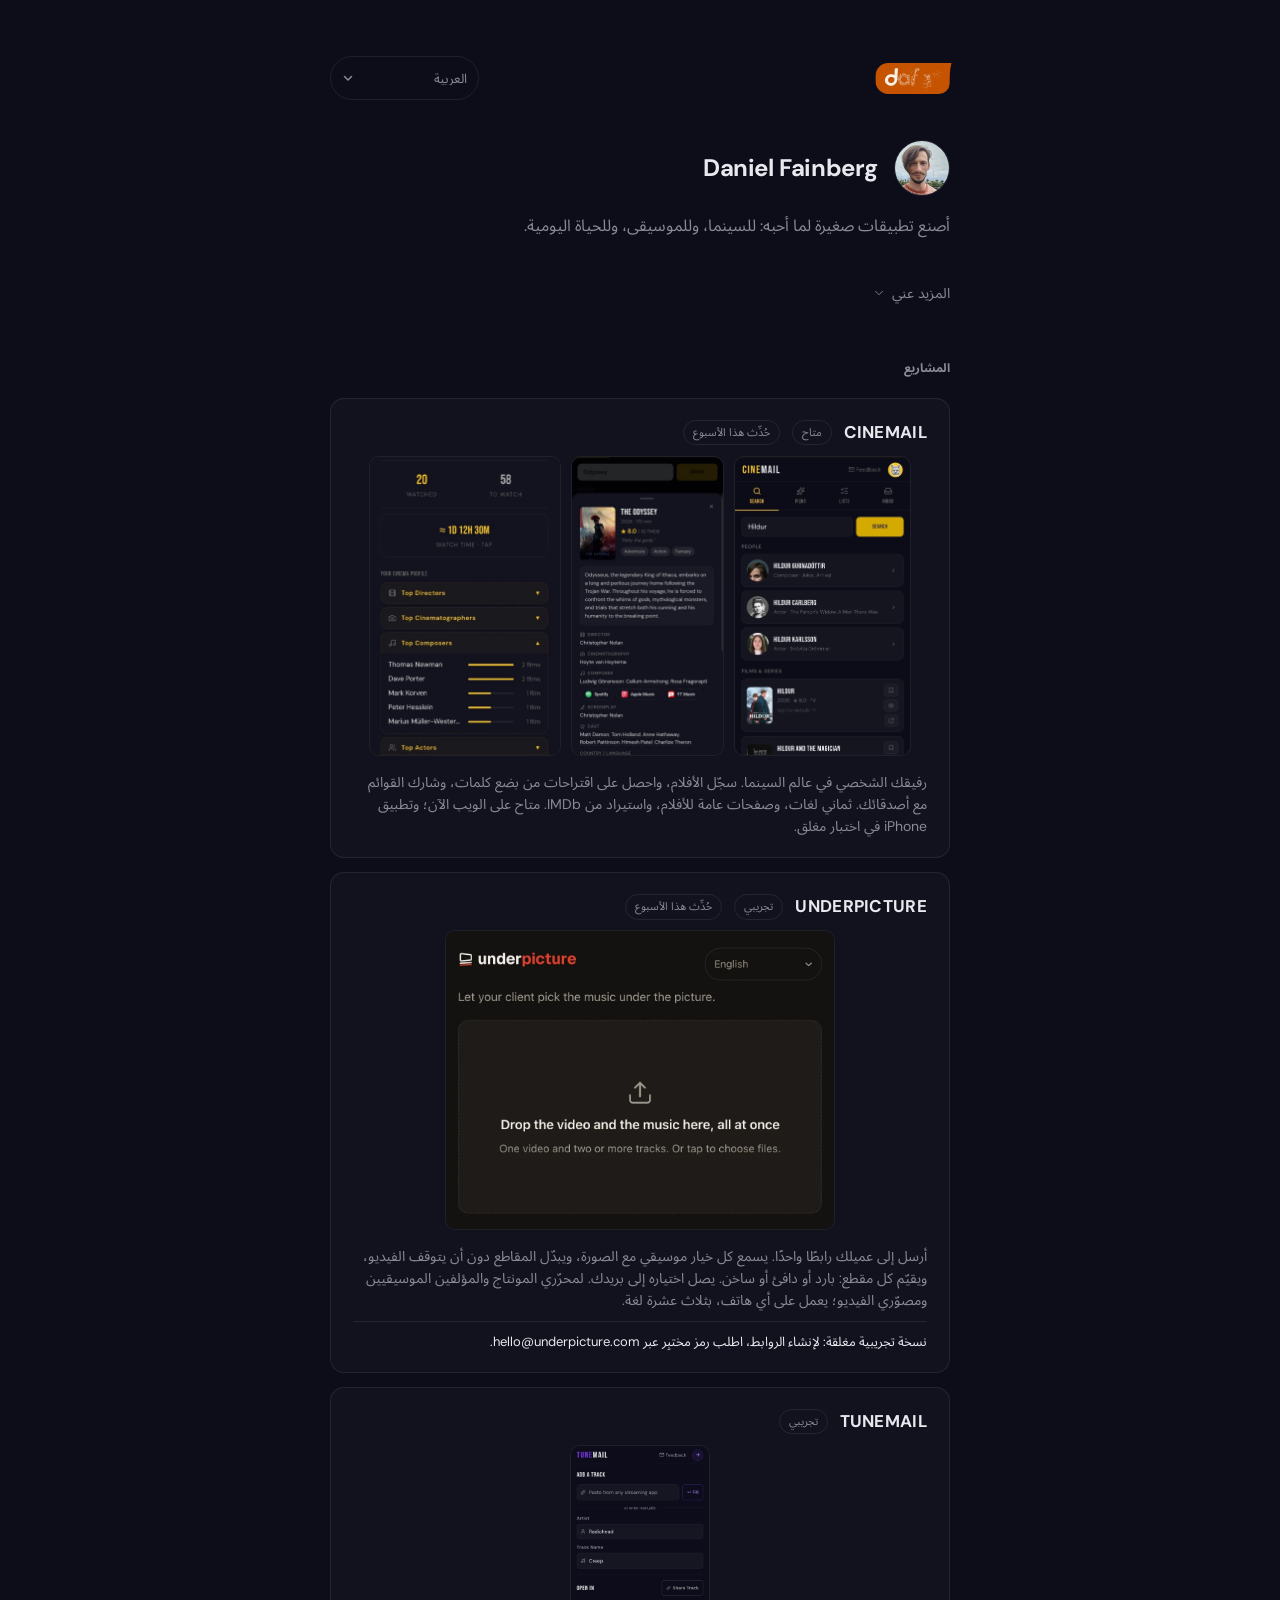
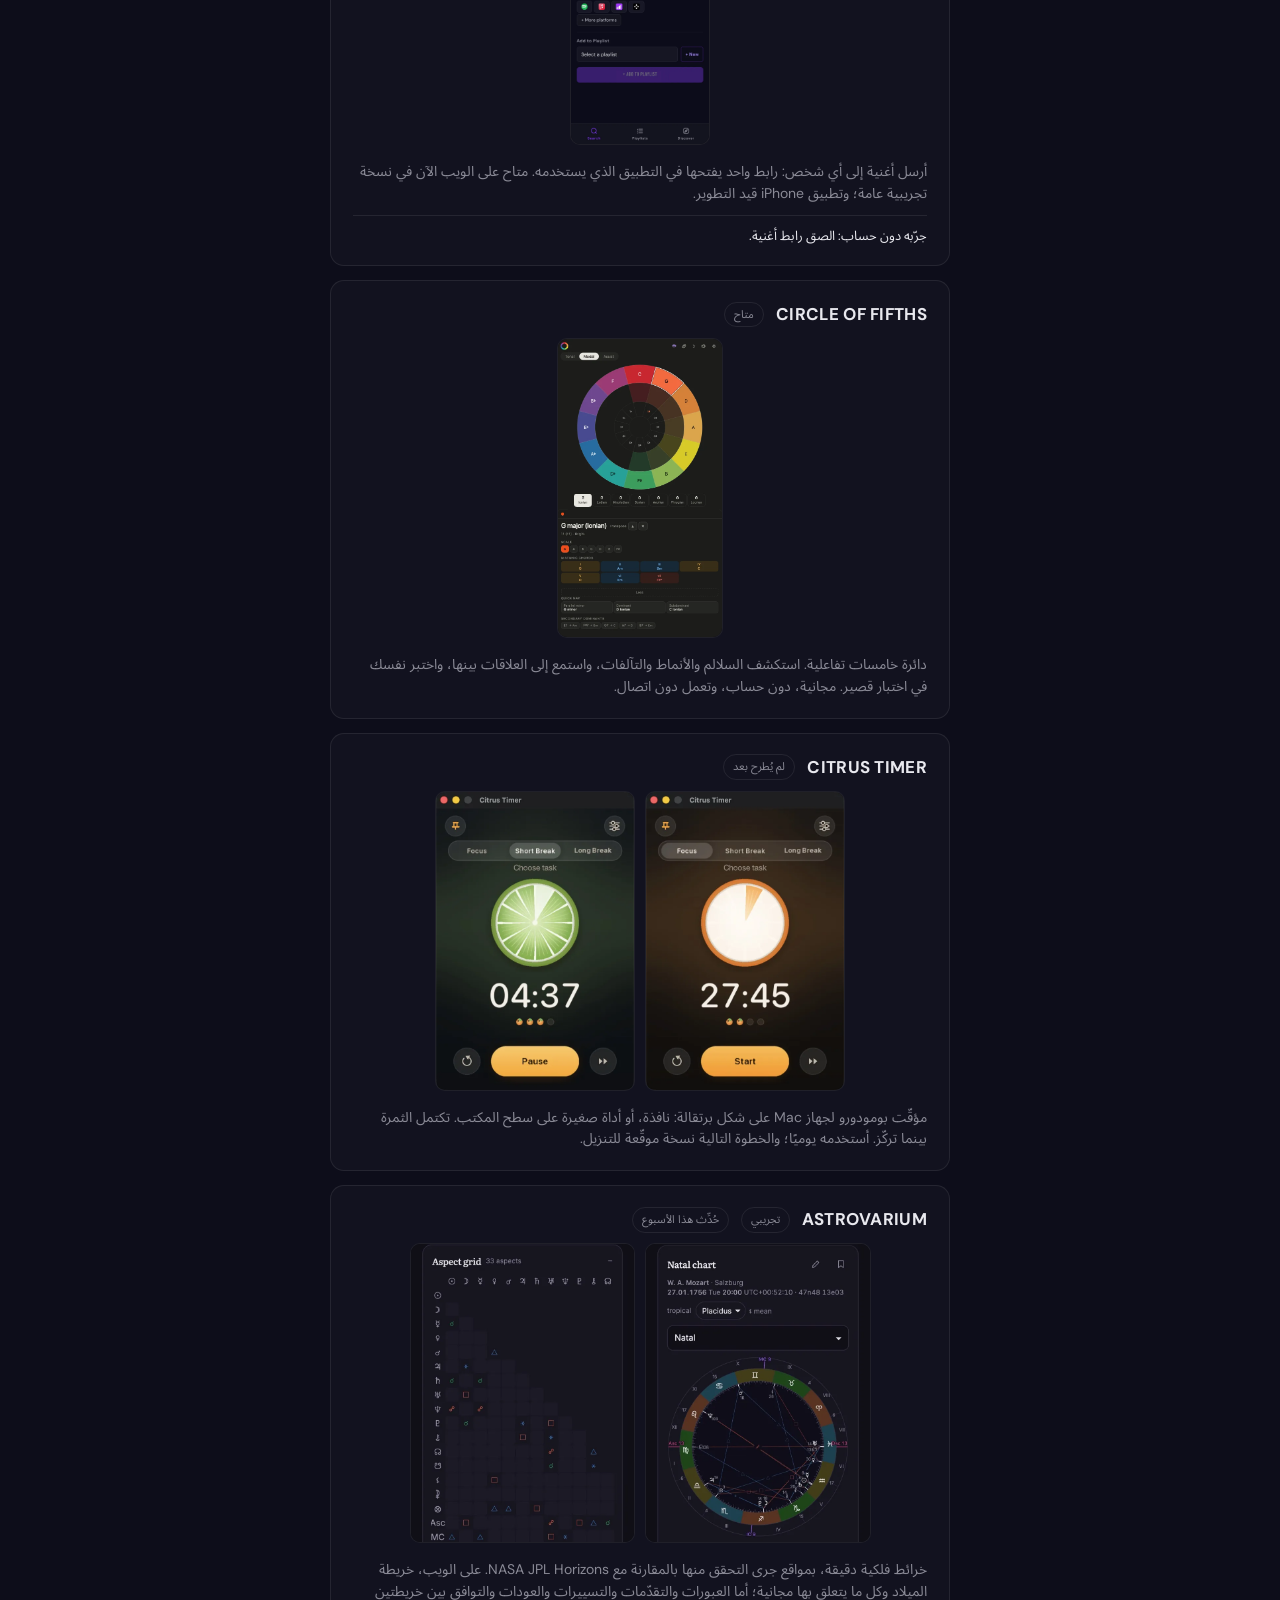
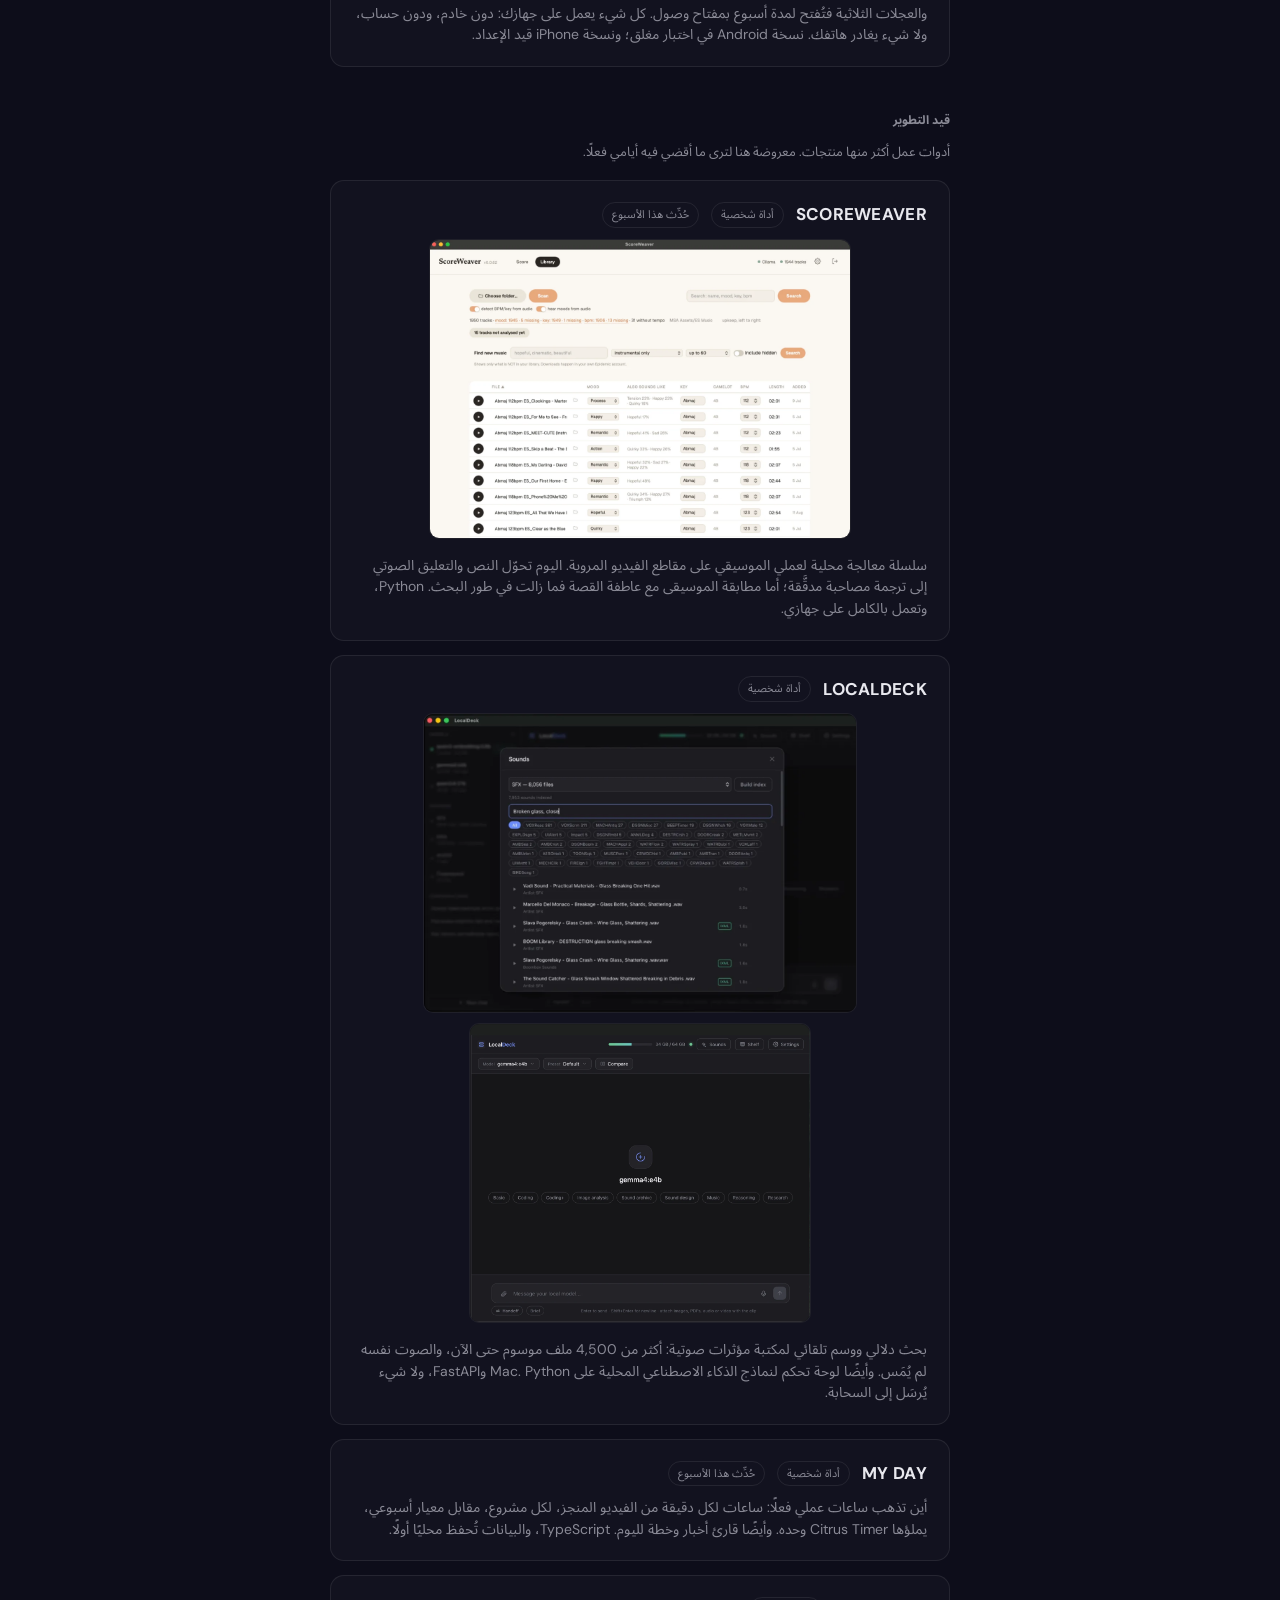
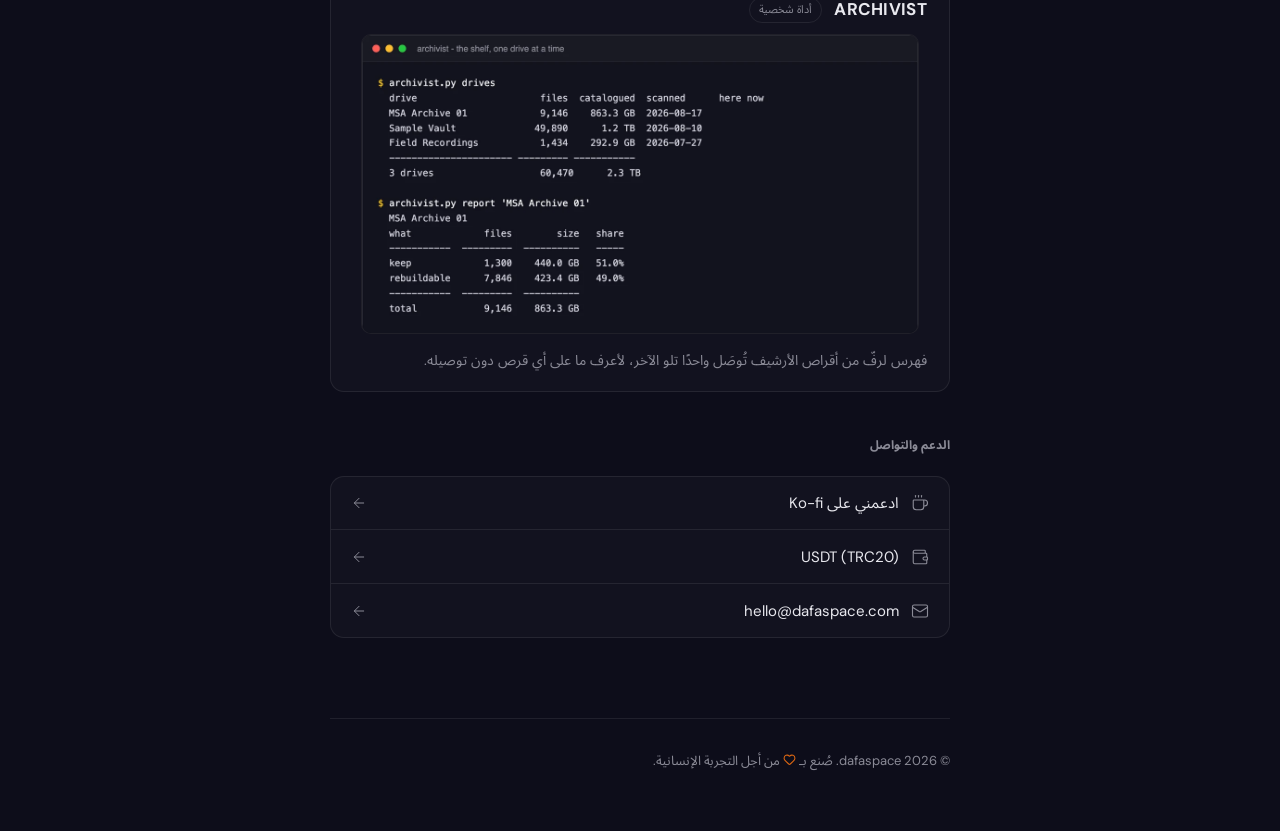
<file: ar/index.html>
<!DOCTYPE html>
<html lang="ar" dir="rtl">
<head>
  <meta charset="UTF-8">
  <base href="../">
  <meta name="viewport" content="width=device-width, initial-scale=1.0">
  <meta name="description" data-t-attr="content:meta.description" content="Daniel Fainberg، مطوّر مستقل وفنان بصري. يبني تطبيقات صغيرة، كلٌّ منها لمهمة واحدة، تحت اسم dafaspace.">
  <meta property="og:title" data-t-attr="content:meta.title" content="dafaspace - Daniel Fainberg">
  <meta property="og:description" data-t-attr="content:meta.ogDescription" content="تطبيقات صغيرة من مطوّر مستقل واحد، كلٌّ منها لمهمة واحدة. السينما، ونظرية الموسيقى، وعلم التنجيم، وأدوات للموسيقيين.">
  <meta property="og:type" content="website">
  <meta property="og:url" content="https://dafaspace.com/ar/">
  <meta property="og:site_name" content="dafaspace">
  <meta property="og:locale" content="ar_AR">
  <meta property="og:image" content="https://dafaspace.com/og-image.png">
  <meta property="og:image:width" content="1200">
  <meta property="og:image:height" content="630">
  <meta property="og:image:alt" content="dafaspace">
  <meta name="twitter:card" content="summary_large_image">
  <meta name="theme-color" content="#0d0d1a">
  <title data-t="meta.title">dafaspace - Daniel Fainberg</title>
  <link rel="icon" href="logo-mark.svg" type="image/svg+xml">
  <link rel="icon" href="favicon-32.png" type="image/png" sizes="32x32">
  <link rel="apple-touch-icon" href="apple-touch-icon.png">

  <link rel="preconnect" href="https://fonts.googleapis.com">
  <link rel="preconnect" href="https://fonts.gstatic.com" crossorigin>
  <link href="https://fonts.googleapis.com/css2?family=DM+Sans:wght@400;500;600;700&display=swap" rel="stylesheet">
  <!-- Japanese glyphs (Noto Sans JP, 120 slices) load only for a Japanese page or a Japanese browser,
       whose language offer on / is written in Japanese. Every other page downloads nothing of it. -->
  <script>
    if (document.documentElement.lang === 'ja' || (navigator.languages || [navigator.language]).some(l => /^ja\b/i.test(l || ''))) {
      document.write('<link rel="stylesheet" href="fonts/ja.css">');
    }
  </script>

  <style>
    /* Script partners for DM Sans, which has no Cyrillic, Georgian, Hebrew or Japanese (Tastebook,
       approved by Dafa 3 Nov 2026, the same in Cinemail and Tunemail). Only the non-Latin files are
       self-hosted, each with its unicode-range, so an English page downloads none of them.
       Licences: fonts/OFL-*.txt. */
    @font-face {
      font-family: 'Geist';
      font-style: normal;
      font-weight: 400 700;
      font-display: swap;
      src: url(fonts/geist-cyrillic-ext-400-700.woff2) format('woff2');
      unicode-range: U+0460-052F, U+1C80-1C8A, U+20B4, U+2DE0-2DFF, U+A640-A69F, U+FE2E-FE2F;
    }
    @font-face {
      font-family: 'Geist';
      font-style: normal;
      font-weight: 400 700;
      font-display: swap;
      src: url(fonts/geist-cyrillic-400-700.woff2) format('woff2');
      unicode-range: U+0301, U+0400-045F, U+0490-0491, U+04B0-04B1, U+2116;
    }
    @font-face {
      font-family: 'Noto Sans Georgian';
      font-style: normal;
      font-weight: 400 700;
      font-stretch: 62.5% 100%;
      font-display: swap;
      src: url(fonts/noto-sans-georgian-georgian-400-700.woff2) format('woff2');
      unicode-range: U+0589, U+10A0-10FF, U+1C90-1CBA, U+1CBD-1CBF, U+205A, U+2D00-2D2F, U+2E31;
    }
    @font-face {
      font-family: 'IBM Plex Sans Hebrew';
      font-style: normal;
      font-weight: 400;
      font-display: swap;
      src: url(fonts/ibm-plex-sans-hebrew-hebrew-400.woff2) format('woff2');
      unicode-range: U+0307-0308, U+0590-05FF, U+200C-2010, U+20AA, U+25CC, U+FB1D-FB4F;
    }
    @font-face {
      font-family: 'IBM Plex Sans Hebrew';
      font-style: normal;
      font-weight: 700;
      font-display: swap;
      src: url(fonts/ibm-plex-sans-hebrew-hebrew-700.woff2) format('woff2');
      unicode-range: U+0307-0308, U+0590-05FF, U+200C-2010, U+20AA, U+25CC, U+FB1D-FB4F;
    }
    @font-face {
      font-family: 'Noto Sans Arabic';
      font-style: normal;
      font-weight: 400;
      font-display: swap;
      src: url(fonts/noto-sans-arabic-arabic-400.woff2) format('woff2');
      unicode-range: U+0600-06FF, U+0750-077F, U+0870-0891, U+0897-08E1, U+08E3-08FF, U+200C-200E, U+2010-2011, U+204F, U+2E41, U+FB50-FDFF, U+FE70-FE74, U+FE76-FEFC, U+102E0-102FB, U+10E60-10E7E, U+10EC2-10EC7, U+10EC9-10EEE, U+10EF0-10EFF, U+1EE00-1EEFF;
    }
    @font-face {
      font-family: 'Noto Sans Arabic';
      font-style: normal;
      font-weight: 700;
      font-display: swap;
      src: url(fonts/noto-sans-arabic-arabic-700.woff2) format('woff2');
      unicode-range: U+0600-06FF, U+0750-077F, U+0870-0891, U+0897-08E1, U+08E3-08FF, U+200C-200E, U+2010-2011, U+204F, U+2E41, U+FB50-FDFF, U+FE70-FE74, U+FE76-FEFC, U+102E0-102FB, U+10E60-10E7E, U+10EC2-10EC7, U+10EC9-10EEE, U+10EF0-10EFF, U+1EE00-1EEFF;
    }

    *, *::before, *::after { box-sizing: border-box; margin: 0; padding: 0; }

    :root {
      color-scheme: dark;
      --bg: #0d0d1a;
      --text: #e8e8ee;
      --muted: #8a8a96;
      --accent: #D96512;
      --border: rgba(255,255,255,0.08);
      --card: rgba(255,255,255,0.025);
      --card-hover: rgba(255,255,255,0.045);
    }

    html, body {
      background: var(--bg);
      color: var(--text);
      font-family: 'DM Sans', 'Geist', 'Noto Sans Georgian', 'IBM Plex Sans Hebrew', 'Noto Sans Arabic', 'Noto Sans JP', system-ui, -apple-system, BlinkMacSystemFont, sans-serif;
      font-size: 16px;
      line-height: 1.6;
      -webkit-font-smoothing: antialiased;
      -moz-osx-font-smoothing: grayscale;
    }

    body {
      min-height: 100vh;
      display: flex;
      flex-direction: column;
      align-items: center;
      padding: 56px 24px 60px;
    }

    header, main, footer {
      width: 100%;
      max-width: 620px;
    }

    /* Header */
    .logo {
      font-size: 14px;
      font-weight: 600;
      letter-spacing: 0.5px;
      color: var(--text);
      margin-bottom: 40px;
      display: inline-flex;
      align-items: center;
      gap: 8px;
    }
    .logo-dot {
      width: 8px;
      height: 8px;
      border-radius: 50%;
      background: var(--accent);
      display: inline-block;
    }


    /* Header row: the logo, and the language pill when the site has more than one language.
       The pill is Underpicture's (app/index.html, .lang-slot / select.lang), lifted whole:
       a native select, so a phone opens its own picker, with the chevron drawn here because
       the browser's own arrow cannot be placed. */
    .top { display: flex; align-items: center; justify-content: space-between; gap: 16px; margin-bottom: 40px; }
    .top .logo { margin-bottom: 0; }
    .lang-slot { position: relative; display: inline-flex; }
    .lang-slot[hidden] { display: none; }
    .lang-slot::after { content: ""; position: absolute; inset-inline-end: 12px; top: 50%; width: 12px; height: 12px;
      transform: translateY(-50%); pointer-events: none; background: var(--muted);
      -webkit-mask: url("data:image/svg+xml,%3Csvg xmlns='http://www.w3.org/2000/svg' viewBox='0 0 12 12'%3E%3Cpath d='M2.5 4.5 6 8l3.5-3.5' fill='none' stroke='black' stroke-width='1.5' stroke-linecap='round' stroke-linejoin='round'/%3E%3C/svg%3E") center / contain no-repeat;
              mask: url("data:image/svg+xml,%3Csvg xmlns='http://www.w3.org/2000/svg' viewBox='0 0 12 12'%3E%3Cpath d='M2.5 4.5 6 8l3.5-3.5' fill='none' stroke='black' stroke-width='1.5' stroke-linecap='round' stroke-linejoin='round'/%3E%3C/svg%3E") center / contain no-repeat; }
    select.lang { font: inherit; font-size: 13px; color: var(--muted); background: transparent; border: 1px solid var(--border);
      border-radius: 999px; padding-block: .5em; padding-inline: .9em 2.2em; min-height: 44px; max-width: 12em; cursor: pointer;
      -webkit-appearance: none; appearance: none; -webkit-tap-highlight-color: transparent; }
    select.lang:hover { color: var(--text); }
    /* The browser shapes every language name in the pill, so with the full stack each page would fetch
       every partner file just for them. The pill carries only the partner of the page's own language;
       the other names fall to the system font, and the open list is drawn by the system anyway. */
    select.lang { font-family: 'DM Sans', system-ui, sans-serif; line-height: 1; }
    :lang(ru) select.lang, :lang(uk) select.lang { font-family: 'DM Sans', 'Geist', system-ui, sans-serif; }
    :lang(ka) select.lang { font-family: 'DM Sans', 'Noto Sans Georgian', system-ui, sans-serif; }
    :lang(he) select.lang { font-family: 'DM Sans', 'IBM Plex Sans Hebrew', system-ui, sans-serif; }
    :lang(ar) select.lang { font-family: 'DM Sans', 'Noto Sans Arabic', system-ui, sans-serif; }
    :lang(ja) select.lang { font-family: 'DM Sans', 'Noto Sans JP', system-ui, sans-serif; }

    /* The language offer, on "/" only: a quiet line in the reader's own language, never a redirect */
    .lang-offer { display: flex; align-items: center; gap: 12px; margin: -20px 0 28px;
      font-size: 14px; color: var(--muted); line-height: 1.4; }
    .lang-offer-text { flex: 0 1 auto; min-width: 0; }
    .lang-offer[hidden] { display: none; }
    .lang-offer button {
      display: inline-flex; align-items: center; justify-content: center;
      font: inherit; line-height: 1; min-height: 44px; padding: 0 .6em;
      background: none; border: 0; color: var(--text); cursor: pointer;
      -webkit-appearance: none; appearance: none; -webkit-tap-highlight-color: transparent;
      text-box: trim-both cap alphabetic;
    }
    .lang-offer .lang-offer-go { flex: none; padding: 0; text-decoration: underline; text-decoration-color: rgba(255,255,255,0.25);
      text-decoration-thickness: 1px; text-underline-offset: 5px; }
    .lang-offer .lang-offer-close { flex: none; color: var(--muted); min-width: 44px; margin-inline-start: auto; }

    /* Japanese: no line may open with a small kana or a closing mark */
    :lang(ja) { line-break: strict; }

    /* Hero */
    .hero {
      display: flex;
      align-items: center;
      gap: 16px;
      margin-bottom: 18px;
    }
    .avatar {
      width: 56px;
      height: 56px;
      border-radius: 50%;
      object-fit: cover;
      border: 1px solid var(--border);
      flex-shrink: 0;
    }
    h1 {
      font-size: 24px;
      font-weight: 700;
      letter-spacing: -0.4px;
      line-height: 1.2;
    }
    .tagline {
      font-size: 16px;
      color: var(--muted);
      margin-bottom: 32px;
      line-height: 1.55;
    }

    /* About paragraphs */
    .bio p {
      font-size: 15px;
      color: var(--text);
      margin-bottom: 12px;
      line-height: 1.65;
    }
    .bio p:last-child { margin-bottom: 0; }
    .bio a {
      color: var(--text);
      text-decoration: none;
      border-bottom: 1px solid var(--border);
      transition: border-color 0.15s ease;
    }
    .bio a:hover { border-color: var(--accent); }
    /* The rest of the bio folds away, so the first projects fit on a phone screen */
    .bio details { margin-top: 4px; }
    .bio summary {
      display: inline-flex;
      align-items: center;
      gap: 6px;
      min-height: 44px;
      font-size: 14px;
      line-height: 1;
      text-box: trim-both cap alphabetic;
      color: var(--muted);
      cursor: pointer;
      list-style: none;
      -webkit-tap-highlight-color: transparent;
    }
    .bio summary::-webkit-details-marker { display: none; }
    .bio summary:hover { color: var(--text); }
    .bio summary svg { transition: transform 0.2s ease; }
    .bio details[open] summary svg { transform: rotate(180deg); }
    .bio details[open] summary { margin-bottom: 8px; }
    .bio summary .less, .bio details[open] summary .more { display: none; }
    .bio details[open] summary .less { display: inline; }

    /* Section */
    section { margin-top: 44px; }
    h2 {
      font-size: 12px;
      font-weight: 600;
      letter-spacing: 1.2px;
      text-transform: uppercase;
      color: var(--muted);
      margin-bottom: 20px;
    }
    /* Headings in the script partners: bold, and Georgian on its condensed width (family rule). */
    :lang(ka) h2, :lang(he) h2, :lang(ja) h2 { font-weight: 700; }
    :lang(ka) h2 { font-stretch: 62.5%; }
    /* Arabic letters join: tracking breaks the joins, and the script has no capitals */
    :lang(ar) h2 { font-weight: 700; letter-spacing: 0; text-transform: none; }

    /* Project card */
    .project {
      /* Flex column so the name can be read before the picture, without
         reordering the markup. */
      display: flex;
      flex-direction: column;
      padding: 20px 22px;
      background: var(--card);
      border: 1px solid var(--border);
      border-radius: 14px;
      text-decoration: none;
      color: var(--text);
      transition: background 0.2s ease, transform 0.2s ease;
      margin-bottom: 14px;
    }
    .project:hover {
      background: var(--card-hover);
      transform: translateY(-1px);
    }
    .project-head {
      display: flex;
      flex-wrap: wrap;                  /* a translated badge can be twice as long as the English */
      align-items: center;
      gap: 8px 12px;
      margin-bottom: 10px;
    }
    .project-logo {
      font-size: 17px;
      line-height: 1.6;
      font-weight: 700;
      letter-spacing: 0.3px;
    }
    .project-logo, .project-logo span { color: var(--text); }
    .project-status {
      white-space: nowrap;
      font-size: 11px;
      color: var(--muted);
      padding: 3px 9px;
      border: 1px solid var(--border);
      border-radius: 100px;
      font-weight: 500;
    }
    .project-desc {
      font-size: 14px;
      color: var(--muted);
      line-height: 1.55;
    }
    .project-note {
      font-size: 13px;
      color: var(--text);
      margin-top: 10px;
      padding-top: 10px;
      border-top: 1px solid var(--border);
      line-height: 1.5;
    }
    /* Non-clickable card, for work with nothing public to link to yet */
    .project--static { cursor: default; }
    .project--static:hover { background: var(--card); transform: none; }

    /* Reading order inside a card: name first, then the picture, then the
       words. Set here rather than in the markup so the source stays plain. */
    .project-head  { order: 1; }
    .project-shot,
    .project-shots,
    .project > a   { order: 2; }
    .project-desc  { order: 3; }
    .project-note  { order: 4; }

    /* Screenshot. Height-capped so a card stays scannable: nine full-height
       captures made the page a very long scroll. Shown whole, never cropped -
       cropping cut off the parts of an interface that say what the app does. */
    .project-shot {
      display: block;
      width: auto;
      max-width: 100%;
      max-height: 300px;
      height: auto;
      border-radius: 10px;
      border: 1px solid var(--border);
      margin: 0 auto 16px;
      background: rgba(0,0,0,0.25);
      object-fit: contain;
    }
    .project > a { text-decoration: none; }

    /* Frames that only make sense together, in one row. */
    .project-shots {
      display: flex;
      gap: 10px;
      justify-content: center;
      align-items: flex-start;
      margin-bottom: 16px;
    }
    .project-shots .project-shot {
      margin: 0;
      min-width: 0;
      max-height: 300px;
    }
    /* Stacked frames, for wide captures that would be unreadable side by side. */
    .project-shots--stack { flex-direction: column; align-items: center; }
    .section-note {
      font-size: 13px;
      color: var(--muted);
      margin: -8px 0 18px;
      line-height: 1.55;
    }

    /* Freshness badge. Hidden by default; the weekly script turns on only the
       projects that actually moved, by writing selectors into the block below.
       Deliberately NOT a "last updated" date: a finished, stable app would then
       look abandoned, while an absent badge claims nothing at all. */
    .fresh {
      display: none;
      font-size: 11px;
      font-weight: 500;
      color: var(--muted);
      padding: 3px 9px;
      border: 1px solid var(--border);
      border-radius: 100px;
      white-space: nowrap;
    }

    /* Connect / Support links */
    .links {
      display: flex;
      flex-direction: column;
      gap: 1px;
      border: 1px solid var(--border);
      border-radius: 14px;
      overflow: hidden;
      background: var(--card);
    }
    .links a, .links button {
      display: flex;
      align-items: center;
      justify-content: space-between;
      padding: 14px 20px;
      color: var(--text);
      text-decoration: none;
      font-size: 15px;
      transition: background 0.15s ease;
      border-bottom: 1px solid var(--border);
    }
    .links button {
      width: 100%; font: inherit; font-size: 15px; line-height: inherit; text-align: start; cursor: pointer;
      background: none; border-width: 0 0 1px; border-style: solid; border-color: var(--border);
      -webkit-appearance: none; appearance: none; -webkit-tap-highlight-color: transparent;
    }
    .links a:last-child { border-bottom: none; }
    .links a:hover, .links button:hover { background: var(--card-hover); }
    .links .label { display: flex; align-items: center; gap: 12px; }
    .links .label-icon {
      width: 18px; height: 18px;
      display: inline-flex;
      align-items: center; justify-content: center;
      color: var(--muted);
    }
    .links .arrow {
      display: inline-flex;
      color: var(--muted);
      transition: transform 0.15s ease, color 0.15s ease;
    }
    .links a:hover .arrow, .links button:hover .arrow { transform: translateX(2px); color: var(--text); }
    /* Right to left, the arrow points the way the row reads */
    [dir="rtl"] .links .arrow { transform: scaleX(-1); }
    [dir="rtl"] .links a:hover .arrow, [dir="rtl"] .links button:hover .arrow { transform: scaleX(-1) translateX(2px); }
    .visually-hidden { position: absolute; width: 1px; height: 1px; margin: -1px; overflow: hidden; clip-path: inset(50%); white-space: nowrap; }

    /* Footer */
    footer {
      margin-top: 80px;
      padding-top: 32px;
      border-top: 1px solid var(--border);
      font-size: 13px;
      color: var(--muted);
      line-height: 1.6;
    }
    footer .heart { display: inline-block; width: 13px; height: 13px; vertical-align: -1px; background: var(--accent);
      -webkit-mask: url("data:image/svg+xml,%3Csvg xmlns='http://www.w3.org/2000/svg' viewBox='0 0 24 24'%3E%3Cpath d='M2 9.5a5.5 5.5 0 0 1 9.591-3.676.56.56 0 0 0 .818 0A5.49 5.49 0 0 1 22 9.5c0 2.29-1.5 4-3 5.5l-5.492 5.313a2 2 0 0 1-3 0L5 15c-1.5-1.5-3-3.2-3-5.5' fill='none' stroke='black' stroke-width='2' stroke-linecap='round' stroke-linejoin='round'/%3E%3C/svg%3E") center / contain no-repeat;
              mask: url("data:image/svg+xml,%3Csvg xmlns='http://www.w3.org/2000/svg' viewBox='0 0 24 24'%3E%3Cpath d='M2 9.5a5.5 5.5 0 0 1 9.591-3.676.56.56 0 0 0 .818 0A5.49 5.49 0 0 1 22 9.5c0 2.29-1.5 4-3 5.5l-5.492 5.313a2 2 0 0 1-3 0L5 15c-1.5-1.5-3-3.2-3-5.5' fill='none' stroke='black' stroke-width='2' stroke-linecap='round' stroke-linejoin='round'/%3E%3C/svg%3E") center / contain no-repeat; }
    footer a { color: var(--muted); text-decoration: none; border-bottom: 1px solid var(--border); }
    footer a:hover { color: var(--text); border-color: var(--text); }

    /* Mobile */
    @media (max-width: 600px) {
      body { padding: 48px 20px 40px; }
      .top { margin-bottom: 44px; }
      .tagline { font-size: 16px; }
      section { margin-top: 44px; }
    }
  </style>

  <!-- Generated from index.html by tools/i18n.mjs. Edit index.html and i18n/ar.json, not this file. -->
  <!-- I18N:START - written by tools/i18n.mjs build. Do not hand-edit inside. -->
  <link rel="canonical" href="https://dafaspace.com/ar/">
  <link rel="alternate" hreflang="en" href="https://dafaspace.com/">
  <link rel="alternate" hreflang="ru" href="https://dafaspace.com/ru/">
  <link rel="alternate" hreflang="uk" href="https://dafaspace.com/uk/">
  <link rel="alternate" hreflang="ka" href="https://dafaspace.com/ka/">
  <link rel="alternate" hreflang="es" href="https://dafaspace.com/es/">
  <link rel="alternate" hreflang="pt-BR" href="https://dafaspace.com/pt-BR/">
  <link rel="alternate" hreflang="fr" href="https://dafaspace.com/fr/">
  <link rel="alternate" hreflang="de" href="https://dafaspace.com/de/">
  <link rel="alternate" hreflang="it" href="https://dafaspace.com/it/">
  <link rel="alternate" hreflang="tr" href="https://dafaspace.com/tr/">
  <link rel="alternate" hreflang="ja" href="https://dafaspace.com/ja/">
  <link rel="alternate" hreflang="he" href="https://dafaspace.com/he/">
  <link rel="alternate" hreflang="ar" href="https://dafaspace.com/ar/">
  <link rel="alternate" hreflang="x-default" href="https://dafaspace.com/">
  <script>window.SITE_LANGS = [{"code":"en","name":"English","dir":"ltr","path":"/"},{"code":"ru","name":"Русский","dir":"ltr","path":"/ru/","offer":{"text":"Открыть эту страницу на русском?","yes":"Открыть","close":"Закрыть"}},{"code":"uk","name":"Українська","dir":"ltr","path":"/uk/","offer":{"text":"Відкрити цю сторінку українською?","yes":"Відкрити","close":"Закрити"}},{"code":"ka","name":"ქართული","dir":"ltr","path":"/ka/","offer":{"text":"გავხსნა ეს გვერდი ქართულად?","yes":"გახსნა","close":"დახურვა"}},{"code":"es","name":"Español","dir":"ltr","path":"/es/","offer":{"text":"¿Abrir esta página en español?","yes":"Abrir","close":"Cerrar"}},{"code":"pt-BR","name":"Português (Brasil)","dir":"ltr","path":"/pt-BR/","offer":{"text":"Abrir esta página em português?","yes":"Abrir","close":"Fechar"}},{"code":"fr","name":"Français","dir":"ltr","path":"/fr/","offer":{"text":"Ouvrir cette page en français ?","yes":"Ouvrir","close":"Fermer"}},{"code":"de","name":"Deutsch","dir":"ltr","path":"/de/","offer":{"text":"Diese Seite auf Deutsch öffnen?","yes":"Öffnen","close":"Schließen"}},{"code":"it","name":"Italiano","dir":"ltr","path":"/it/","offer":{"text":"Aprire questa pagina in italiano?","yes":"Apri","close":"Chiudi"}},{"code":"tr","name":"Türkçe","dir":"ltr","path":"/tr/","offer":{"text":"Bu sayfa Türkçe açılsın mı?","yes":"Aç","close":"Kapat"}},{"code":"ja","name":"日本語","dir":"ltr","path":"/ja/","offer":{"text":"このページを日本語で開きますか？","yes":"開く","close":"閉じる"}},{"code":"he","name":"עברית","dir":"rtl","path":"/he/","offer":{"text":"לפתוח את הדף הזה בעברית?","yes":"פתיחה","close":"סגירה"}},{"code":"ar","name":"العربية","dir":"rtl","path":"/ar/","offer":{"text":"هل تريد فتح هذه الصفحة بالعربية؟","yes":"فتح","close":"إغلاق"}}]</script>
  <!-- I18N:END -->

  <!-- FRESH:START - written weekly by _portfolio/site-weekly.mjs. Do not hand-edit
       inside; edit the badge style above, or the script, instead. -->
  <style id="fresh-rules">
#p-cinemail .fresh,
#p-underpicture .fresh,
#p-astrotrip .fresh,
#p-scoreweaver .fresh,
#p-myday .fresh { display: inline-flex }
  </style>
  <!-- FRESH:END -->
</head>
<body>
  <header class="top">
    <div class="logo"><span id="logo"></span></div>
    <span class="lang-slot" hidden data-label="اللغة" data-t-attr="data-label:lang.label"></span>
  </header>

  <main>
    <div class="lang-offer" hidden>
      <span class="lang-offer-text" data-t="offer.text">هل تريد فتح هذه الصفحة بالعربية؟</span>
      <button type="button" class="lang-offer-go" data-t="offer.yes">فتح</button>
      <button type="button" class="lang-offer-close" aria-label="إغلاق" data-t-attr="aria-label:offer.close"><svg width="14" height="14" viewBox="0 0 24 24" fill="none" stroke="currentColor" stroke-width="1.5" stroke-linecap="round" aria-hidden="true"><path d="M6 6l12 12M18 6L6 18"/></svg></button>
    </div>

    <div class="hero">
      <img class="avatar" src="photo.webp" alt="" width="56" height="56">
      <h1>Daniel Fainberg</h1>
    </div>
    <p class="tagline" data-t="tagline">أصنع تطبيقات صغيرة لما أحبه: للسينما، وللموسيقى، وللحياة اليومية.</p>

    <div class="bio">
      <details>
        <summary><span class="more" data-t="bio.more">المزيد عني</span><span class="less" data-t="bio.less">عرض أقل</span><svg width="14" height="14" viewBox="0 0 24 24" fill="none" stroke="currentColor" stroke-width="1.5" stroke-linecap="round" stroke-linejoin="round" aria-hidden="true"><path d="M6 9l6 6 6-6"/></svg></summary>
      <p data-t="bio.background">جئت من عالم الصورة: التصوير الفوتوغرافي، وتصوير الفيديو، وفن الفيديو للعروض المسرحية. أمضيت سنوات أراقب بفضول كيف تحمل الصورة والصوت والإيقاع التجربة الإنسانية والعاطفة والإحساس.</p>
      <p data-t="bio.youtube">أعمل منذ خمس سنوات مصمّمًا للصوت ومحرّرًا للموسيقى في قناة على YouTube نما عدد مشتركيها إلى 27 مليونًا.</p>
      <p data-t="bio.study">أدرس حاليًا في برنامج الماجستير <strong>MA Professional Media Composition</strong> في Arts University Bournemouth، حيث أتعلّم تأليف الموسيقى للأفلام.</p>
      <p data-t="bio.dafaspace">تحت اسم <strong>dafaspace</strong> أصنع تطبيقات أودّ أن أستخدمها بنفسي، وأستخدمها فعلًا كل يوم. يسعدني حقًا أن أرى تطبيقاتي تجعل حياة أحدهم أسهل قليلًا أو أكثر بهجة. أؤمن بالناس وبالتواصل الإنساني الحقيقي، لذلك لا شيء يسعدني أكثر من أن يجد أشخاص متقاربون في الروح بعضهم بعضًا، فتحدث تلك المعجزة الصغيرة للقاء الحقيقي.</p>
      <p data-t="bio.contact">أسئلة عن التطبيقات، أو فكرة للعمل معًا؟ راسلني عبر <a href="mailto:hello@dafaspace.com">hello@dafaspace.com</a>. أقرأ كل رسالة.</p>
      </details>
    </div>

    <section>
      <h2 data-t="sec.projects">المشاريع</h2>

      <a id="p-cinemail" class="project" aria-labelledby="n-cinemail s-cinemail" href="https://cinemail.app" target="_blank" rel="noopener">
        <div class="project-shots">
          <img class="project-shot" data-t-attr="alt:cinemail.shot1" src="shots/cinemail1.webp" alt="البحث عن Hildur في Cinemail: نتائج الأشخاص وأولها المؤلفة الموسيقية Hildur Gudnadottir، تليها الأفلام والمسلسلات المطابقة" fetchpriority="high" width="706" height="1200">
          <img class="project-shot" data-t-attr="alt:cinemail.shot2" src="shots/cinemail.webp" alt="صفحة فيلم في Cinemail تعرض الملصق والتقييم والملخص والمخرج ومدير التصوير والمؤلفين الموسيقيين، مع روابط للموسيقى التصويرية على Spotify وApple Music وYouTube Music" width="608" height="1200">
          <img class="project-shot" data-t-attr="alt:cinemail.shot3" src="shots/cinemail2.webp" alt="ملف المشاهدة في Cinemail: الأفلام التي شوهدت والتي تنتظر المشاهدة، وإجمالي وقت المشاهدة، وترتيب المؤلفين الموسيقيين الأكثر حضورًا في ما شاهده المستخدم" width="765" height="1200">
        </div>
        <div class="project-head">
          <h3 class="project-logo" id="n-cinemail"><span>CINE</span>MAIL</h3>
          <div class="project-status" id="s-cinemail" data-t="status.live">متاح</div>
          <div class="fresh" data-t="badge.fresh">حُدِّث هذا الأسبوع</div>
        </div>
        <div class="project-desc" data-t="cinemail.desc">رفيقك الشخصي في عالم السينما. سجّل الأفلام، واحصل على اقتراحات من بضع كلمات، وشارك القوائم مع أصدقائك. ثماني لغات، وصفحات عامة للأفلام، واستيراد من IMDb. متاح على الويب الآن؛ وتطبيق iPhone في اختبار مغلق.</div>
      </a>

      <a id="p-underpicture" class="project" aria-labelledby="n-underpicture s-underpicture" href="https://underpicture.com" target="_blank" rel="noopener">
        <img class="project-shot" data-t-attr="alt:underpicture.shot1" src="shots/underpicture.webp" alt="شاشة البداية في Underpicture: أفلت فيديو واحدًا ومقطعين موسيقيين أو أكثر دفعة واحدة لإنشاء رابط للعميل" loading="lazy" width="1040" height="800">
        <div class="project-head">
          <h3 class="project-logo" id="n-underpicture"><span>UNDER</span>PICTURE</h3>
          <div class="project-status" id="s-underpicture" data-t="status.beta">تجريبي</div>
          <div class="fresh" data-t="badge.fresh">حُدِّث هذا الأسبوع</div>
        </div>
        <div class="project-desc" data-t="underpicture.desc">أرسل إلى عميلك رابطًا واحدًا. يسمع كل خيار موسيقي مع الصورة، ويبدّل المقاطع دون أن يتوقف الفيديو، ويقيّم كل مقطع: بارد أو دافئ أو ساخن. يصل اختياره إلى بريدك. لمحرّري المونتاج والمؤلفين الموسيقيين ومصوّري الفيديو؛ يعمل على أي هاتف، بثلاث عشرة لغة.</div>
        <div class="project-note" data-t="underpicture.note">نسخة تجريبية مغلقة: لإنشاء الروابط، اطلب رمز مختبِر عبر hello@underpicture.com.</div>
      </a>

      <a id="p-tunemail" class="project" aria-labelledby="n-tunemail s-tunemail" href="https://tunemail.app" target="_blank" rel="noopener">
        <img class="project-shot" data-t-attr="alt:tunemail.shot1" src="shots/tunemail.webp" alt="Tunemail على الهاتف: رابط Spotify ملصوق تحوّل إلى أغنية Creep لفرقة Radiohead، مع أزرار لفتح الأغنية نفسها في Spotify وApple Music وDeezer وTidal" loading="lazy" width="780" height="1688">
        <div class="project-head">
          <h3 class="project-logo" id="n-tunemail"><span>TUNE</span>MAIL</h3>
          <div class="project-status" id="s-tunemail" data-t="status.beta">تجريبي</div>
          <div class="fresh" data-t="badge.fresh">حُدِّث هذا الأسبوع</div>
        </div>
        <div class="project-desc" data-t="tunemail.desc">أرسل أغنية إلى أي شخص: رابط واحد يفتحها في التطبيق الذي يستخدمه. متاح على الويب الآن في نسخة تجريبية عامة؛ وتطبيق iPhone قيد التطوير.</div>
        <div class="project-note" data-t="tunemail.note">جرّبه دون حساب: الصق رابط أغنية.</div>
      </a>

      <a id="p-fifths" class="project" aria-labelledby="n-fifths s-fifths" href="https://dafaspace.github.io/fifths/" target="_blank" rel="noopener">
        <img class="project-shot" data-t-attr="alt:fifths.shot1" src="shots/fifths.webp" alt="واجهة Another Circle Of Fifths في عرض الأنماط الكنسية: عجلة ملوّنة للسلالم، والأنماط السبعة من صول، والسلّم والتآلفات الدياتونية والتآلفات المسيطرة الثانوية لصول الأيوني" loading="lazy" width="538" height="981">
        <div class="project-head">
          <h3 class="project-logo" id="n-fifths"><span>CIRCLE</span> OF FIFTHS</h3>
          <div class="project-status" id="s-fifths" data-t="status.live">متاح</div>
          <div class="fresh" data-t="badge.fresh">حُدِّث هذا الأسبوع</div>
        </div>
        <div class="project-desc" data-t="fifths.desc">دائرة خامسات تفاعلية. استكشف السلالم والأنماط والتآلفات، واستمع إلى العلاقات بينها، واختبر نفسك في اختبار قصير. مجانية، دون حساب، وتعمل دون اتصال.</div>
      </a>

      <div id="p-citrus" class="project project--static">
        <div class="project-shots">
          <img class="project-shot" data-t-attr="alt:citrus.shot1" src="shots/citrus-focus.webp" alt="Citrus Timer في وضع التركيز: شريحة برتقال تمتلئ باتجاه عقارب الساعة، والمتبقي 27 دقيقة و45 ثانية" loading="lazy" width="597" height="900">
          <img class="project-shot" data-t-attr="alt:citrus.shot2" src="shots/citrus-break.webp" alt="Citrus Timer في استراحة قصيرة: تحوّلت الثمرة إلى ليمون أخضر، والمتبقي 4 دقائق و37 ثانية" loading="lazy" width="597" height="900">
        </div>
        <div class="project-head">
          <h3 class="project-logo"><span>CITRUS</span> TIMER</h3>
          <div class="project-status" data-t="status.notReleased">لم يُطرح بعد</div>
          <div class="fresh" data-t="badge.fresh">حُدِّث هذا الأسبوع</div>
        </div>
        <div class="project-desc" data-t="citrus.desc">مؤقّت بومودورو لجهاز Mac على شكل برتقالة: نافذة، أو أداة صغيرة على سطح المكتب. تكتمل الثمرة بينما تركّز. أستخدمه يوميًا؛ والخطوة التالية نسخة موقّعة للتنزيل.</div>
      </div>


      <a id="p-astrotrip" class="project" aria-labelledby="n-astrotrip s-astrotrip" href="https://astrovarium.com/" target="_blank" rel="noopener">
        <div class="project-shots">
          <img class="project-shot" data-t-attr="alt:astrotrip.shot1" src="shots/astrovarium-natal.webp" alt="خريطة ميلاد في Astrovarium بنظام بلاسيدوس للبيوت، تُظهر دائرة الأبراج ورؤوس البيوت ومواقع الكواكب وخطوط الجوانب" loading="lazy" width="675" height="900">
          <img class="project-shot" data-t-attr="alt:astrotrip.shot2" src="shots/astrovarium-aspects.webp" alt="شبكة الجوانب للخريطة نفسها: كل الجوانب بين الكواكب والعقدتين وليليث وسهم السعادة والزوايا، ويظهر الأورب بلمسة واحدة." loading="lazy" width="675" height="900">
        </div>
        <div class="project-head">
          <h3 class="project-logo" id="n-astrotrip"><span>ASTRO</span>VARIUM</h3>
          <div class="project-status" id="s-astrotrip" data-t="status.beta">تجريبي</div>
          <div class="fresh" data-t="badge.fresh">حُدِّث هذا الأسبوع</div>
        </div>
        <div class="project-desc" data-t="astrotrip.desc">خرائط فلكية دقيقة، بمواقع جرى التحقق منها بالمقارنة مع NASA JPL Horizons. على الويب، خريطة الميلاد وكل ما يتعلق بها مجانية؛ أما العبورات والتقدّمات والتسييرات والعودات والتوافق بين خريطتين والعجلات الثلاثية فتُفتح لمدة أسبوع بمفتاح وصول. كل شيء يعمل على جهازك: دون خادم، ودون حساب، ولا شيء يغادر هاتفك. نسخة Android في اختبار مغلق؛ ونسخة iPhone قيد الإعداد.</div>
      </a>


    </section>

    <section>
      <h2 data-t="sec.dev">قيد التطوير</h2>
      <p class="section-note" data-t="sec.devNote">أدوات عمل أكثر منها منتجات. معروضة هنا لترى ما أقضي فيه أيامي فعلًا.</p>

      <div id="p-scoreweaver" class="project project--static">
        <a href="shots/scoreweaver.png" target="_blank" rel="noopener" title="فتح بالحجم الكامل" data-t-attr="title:common.openFull">
          <img class="project-shot" data-t-attr="alt:scoreweaver.shot1" src="shots/scoreweaver.webp" alt="مكتبة ScoreWeaver: 1,950 مقطعًا محلَّلًا في جدول يعرض المزاج المكتشف، وقراءات بديلة للمزاج بنسب ثقة، والسلّم، ورمز Camelot، وBPM، والمدة" loading="lazy" width="1200" height="850">
        </a>
        <div class="project-head">
          <h3 class="project-logo"><span>SCORE</span>WEAVER</h3>
          <div class="project-status" data-t="status.private">أداة شخصية</div>
          <div class="fresh" data-t="badge.fresh">حُدِّث هذا الأسبوع</div>
        </div>
        <div class="project-desc" data-t="scoreweaver.desc">سلسلة معالجة محلية لعملي الموسيقي على مقاطع الفيديو المروية. اليوم تحوّل النص والتعليق الصوتي إلى ترجمة مصاحبة مدقَّقة؛ أما مطابقة الموسيقى مع عاطفة القصة فما زالت في طور البحث. Python، وتعمل بالكامل على جهازي.</div>
      </div>

      <div id="p-localdeck" class="project project--static">
        <div class="project-shots project-shots--stack">
          <a href="shots/localdeck2.jpg" target="_blank" rel="noopener" title="فتح بالحجم الكامل" data-t-attr="title:common.openFull">
            <img class="project-shot" data-t-attr="alt:localdeck.shot1" src="shots/localdeck2.webp" alt="البحث في مكتبة مؤثرات صوتية في LocalDeck بوصف الصوت: عبارة broken glass, close تُرجع الملفات المطابقة من بين 7,953 ملفًا مفهرسًا، مجمّعة حسب الفئة" loading="lazy" width="1200" height="827">
          </a>
          <a href="shots/localdeck.png" target="_blank" rel="noopener" title="فتح بالحجم الكامل" data-t-attr="title:common.openFull">
            <img class="project-shot" data-t-attr="alt:localdeck.shot2" src="shots/localdeck.webp" alt="LocalDeck: نموذج محلي محمَّل مع عرض استخدام الذاكرة، وأوضاع جاهزة لأرشيف الصوت، وتصميم الصوت، والموسيقى، والاستدلال، والبحث" loading="lazy" width="1200" height="1050">
          </a>
        </div>
        <div class="project-head">
          <h3 class="project-logo"><span>LOCAL</span>DECK</h3>
          <div class="project-status" data-t="status.private">أداة شخصية</div>
          <div class="fresh" data-t="badge.fresh">حُدِّث هذا الأسبوع</div>
        </div>
        <div class="project-desc" data-t="localdeck.desc">بحث دلالي ووسم تلقائي لمكتبة مؤثرات صوتية: أكثر من 4,500 ملف موسوم حتى الآن، والصوت نفسه لم يُمَس. وأيضًا لوحة تحكم لنماذج الذكاء الاصطناعي المحلية على Mac. Python وFastAPI، ولا شيء يُرسَل إلى السحابة.</div>
      </div>

      <div id="p-myday" class="project project--static">
        <div class="project-head">
          <h3 class="project-logo"><span>MY</span> DAY</h3>
          <div class="project-status" data-t="status.private">أداة شخصية</div>
          <div class="fresh" data-t="badge.fresh">حُدِّث هذا الأسبوع</div>
        </div>
        <div class="project-desc" data-t="myday.desc">أين تذهب ساعات عملي فعلًا: ساعات لكل دقيقة من الفيديو المنجز، لكل مشروع، مقابل معيار أسبوعي، يملؤها Citrus Timer وحده. وأيضًا قارئ أخبار وخطة لليوم. TypeScript، والبيانات تُحفظ محليًا أولًا.</div>
      </div>

      <div id="p-archivist" class="project project--static">
        <a href="shots/archivist.png" target="_blank" rel="noopener" title="فتح بالحجم الكامل" data-t-attr="title:common.openFull">
          <img class="project-shot" data-t-attr="alt:archivist.shot1" src="shots/archivist.webp" alt="Archivist في الطرفية: قائمة بالأقراص المفهرسة مع عدد الملفات وأحجامها، وتقرير لكل قرص يقسم محتواه إلى ما يجب الاحتفاظ به وما يمكن إعادة بنائه" loading="lazy" width="1200" height="643">
        </a>
        <div class="project-head">
          <h3 class="project-logo"><span>ARCHIV</span>IST</h3>
          <div class="project-status" data-t="status.private">أداة شخصية</div>
          <div class="fresh" data-t="badge.fresh">حُدِّث هذا الأسبوع</div>
        </div>
        <div class="project-desc" data-t="archivist.desc">فهرس لرفّ من أقراص الأرشيف تُوصَل واحدًا تلو الآخر، لأعرف ما على أي قرص دون توصيله.</div>
      </div>
    </section>

    <section>
      <h2 data-t="sec.support">الدعم والتواصل</h2>
      <div class="links">
        <a href="https://ko-fi.com/dafaspace" target="_blank" rel="noopener">
          <span class="label">
            <span class="label-icon"><svg width="18" height="18" viewBox="0 0 24 24" fill="none" stroke="currentColor" stroke-width="1.5" stroke-linecap="round" stroke-linejoin="round" aria-hidden="true"><path d="M10 2v2"/><path d="M14 2v2"/><path d="M16 8a1 1 0 0 1 1 1v8a4 4 0 0 1-4 4H7a4 4 0 0 1-4-4V9a1 1 0 0 1 1-1h14a4 4 0 1 1 0 8h-1"/><path d="M6 2v2"/></svg></span>
            <span data-t="support.kofi">ادعمني على Ko-fi</span>
          </span>
          <span class="arrow"><svg width="16" height="16" viewBox="0 0 24 24" fill="none" stroke="currentColor" stroke-width="1.5" stroke-linecap="round" stroke-linejoin="round" aria-hidden="true"><path d="M5 12h14"/><path d="m12 5 7 7-7 7"/></svg></span>
        </a>
        <button type="button" onclick="copyUSDT(event)" id="usdt-link" data-copied="تم النسخ" data-prompt="انسخ عنوان USDT (TRC20):" data-t-attr="data-copied:support.copied,data-prompt:support.copyPrompt">
          <span class="label">
            <span class="label-icon"><svg width="18" height="18" viewBox="0 0 24 24" fill="none" stroke="currentColor" stroke-width="1.5" stroke-linecap="round" stroke-linejoin="round" aria-hidden="true"><path d="M19 7V4a1 1 0 0 0-1-1H5a2 2 0 0 0 0 4h15a1 1 0 0 1 1 1v4h-3a2 2 0 0 0 0 4h3a1 1 0 0 0 1-1v-2a1 1 0 0 0-1-1"/><path d="M3 5v14a2 2 0 0 0 2 2h15a1 1 0 0 0 1-1v-4"/></svg></span>
            <span id="usdt-label">USDT (TRC20)</span>
          </span>
          <span class="arrow"><svg width="16" height="16" viewBox="0 0 24 24" fill="none" stroke="currentColor" stroke-width="1.5" stroke-linecap="round" stroke-linejoin="round" aria-hidden="true"><path d="M5 12h14"/><path d="m12 5 7 7-7 7"/></svg></span>
        </button>
        <a href="mailto:hello@dafaspace.com">
          <span class="label">
            <span class="label-icon"><svg width="18" height="18" viewBox="0 0 24 24" fill="none" stroke="currentColor" stroke-width="1.5" stroke-linecap="round" stroke-linejoin="round" aria-hidden="true"><path d="m22 7-8.991 5.727a2 2 0 0 1-2.009 0L2 7"/><rect x="2" y="4" width="20" height="16" rx="2"/></svg></span>
            hello@dafaspace.com
          </span>
          <span class="arrow"><svg width="16" height="16" viewBox="0 0 24 24" fill="none" stroke="currentColor" stroke-width="1.5" stroke-linecap="round" stroke-linejoin="round" aria-hidden="true"><path d="M5 12h14"/><path d="m12 5 7 7-7 7"/></svg></span>
        </a>
      </div>
      <span class="visually-hidden" role="status" id="usdt-status"></span>
    </section>

  </main>

  <footer>
    © <span id="year">2026</span> dafaspace. <span data-t="footer.made">صُنع بـ <i class="heart" aria-hidden="true"></i> من أجل التجربة الإنسانية.</span>
  </footer>

  <script>
    document.getElementById('year').textContent = new Date().getFullYear();

    const USDT_ADDRESS = "TJ5kerJVe92YZDpqoyEKPqix2MWMmsr5bk", USDT_LABEL = "USDT (TRC20)";

    function copyUSDT(e) {
      e.preventDefault();
      const link = e.currentTarget;
      navigator.clipboard.writeText(USDT_ADDRESS).then(() => {
        const lbl = document.getElementById('usdt-label');
        lbl.textContent = link.dataset.copied + ": " + USDT_ADDRESS.slice(0, 6) + "…" + USDT_ADDRESS.slice(-4);
        document.getElementById('usdt-status').textContent = link.dataset.copied;
        clearTimeout(copyUSDT.t);
        copyUSDT.t = setTimeout(() => { lbl.textContent = USDT_LABEL; document.getElementById('usdt-status').textContent = ''; }, 2500);
      }).catch(() => {
        prompt(link.dataset.prompt, USDT_ADDRESS);
      });
    }
  </script>
  <script>
    // Languages (see CLAUDE.md, Languages). SITE_LANGS is written by tools/i18n.mjs into the
    // I18N block above: every language that has a page, with its name, path and offer words.
    (function () {
      const L = window.SITE_LANGS || [], here = document.documentElement.lang;
      if (L.length < 2) return;
      const slot = document.querySelector('.lang-slot');
      const sel = document.createElement('select');
      sel.className = 'lang';
      sel.setAttribute('aria-label', slot.dataset.label);
      sel.innerHTML = L.map(l => `<option value="${l.code}" lang="${l.code}" dir="${l.dir}">${l.name}</option>`).join('');
      sel.value = here;
      sel.autocomplete = 'off';
      // Back to this page from another language: the browser restores the old choice, so set it again
      addEventListener('pageshow', () => { sel.value = here; });
      sel.addEventListener('change', () => {
        try { localStorage.setItem('dafaspace:lang', sel.value); } catch {}
        location.href = L.find(l => l.code === sel.value).path;
      });
      slot.appendChild(sel);
      slot.hidden = false;

      // "/" is always English. A reader whose language we have gets one quiet offer, in that
      // language, once: shown, it is not shown again for that language (Dafa, 9 Nov 2026).
      // A choice made in the pill, English included, is remembered and respected.
      if (here !== 'en') return;
      let saved = null, shown = null;
      try { saved = localStorage.getItem('dafaspace:lang'); shown = localStorage.getItem('dafaspace:offer-shown'); } catch {}
      if (saved === 'en') return;
      const find = code => L.find(l => l.code === code);
      let pick = saved && find(saved);
      if (!pick) for (const raw of navigator.languages || [navigator.language || 'en']) {
        const l = raw.toLowerCase();
        const base = l.split('-')[0];
        pick = find(base === 'pt' ? 'pt-BR' : base === 'iw' ? 'he' : base);
        if (pick) break;
      }
      if (!pick || pick.code === 'en' || shown === pick.code || !pick.offer) return;
      try { localStorage.setItem('dafaspace:offer-shown', pick.code); } catch {}
      const bar = document.querySelector('.lang-offer');
      bar.lang = pick.code; bar.dir = pick.dir;
      bar.querySelector('.lang-offer-text').textContent = pick.offer.text;
      bar.querySelector('.lang-offer-go').textContent = pick.offer.yes;
      bar.querySelector('.lang-offer-close').setAttribute('aria-label', pick.offer.close);
      bar.querySelector('.lang-offer-go').addEventListener('click', () => {
        try { localStorage.setItem('dafaspace:lang', pick.code); } catch {}
        location.href = pick.path;
      });
      bar.querySelector('.lang-offer-close').addEventListener('click', () => { bar.hidden = true; });
      bar.hidden = false;
    })();
  </script>
  <script src="logo-anim.js"></script>
  <script>dafaspaceLogo(document.getElementById('logo'), { height: 31, word: 'logo-word.svg' })</script>
</body>
</html>
</file>
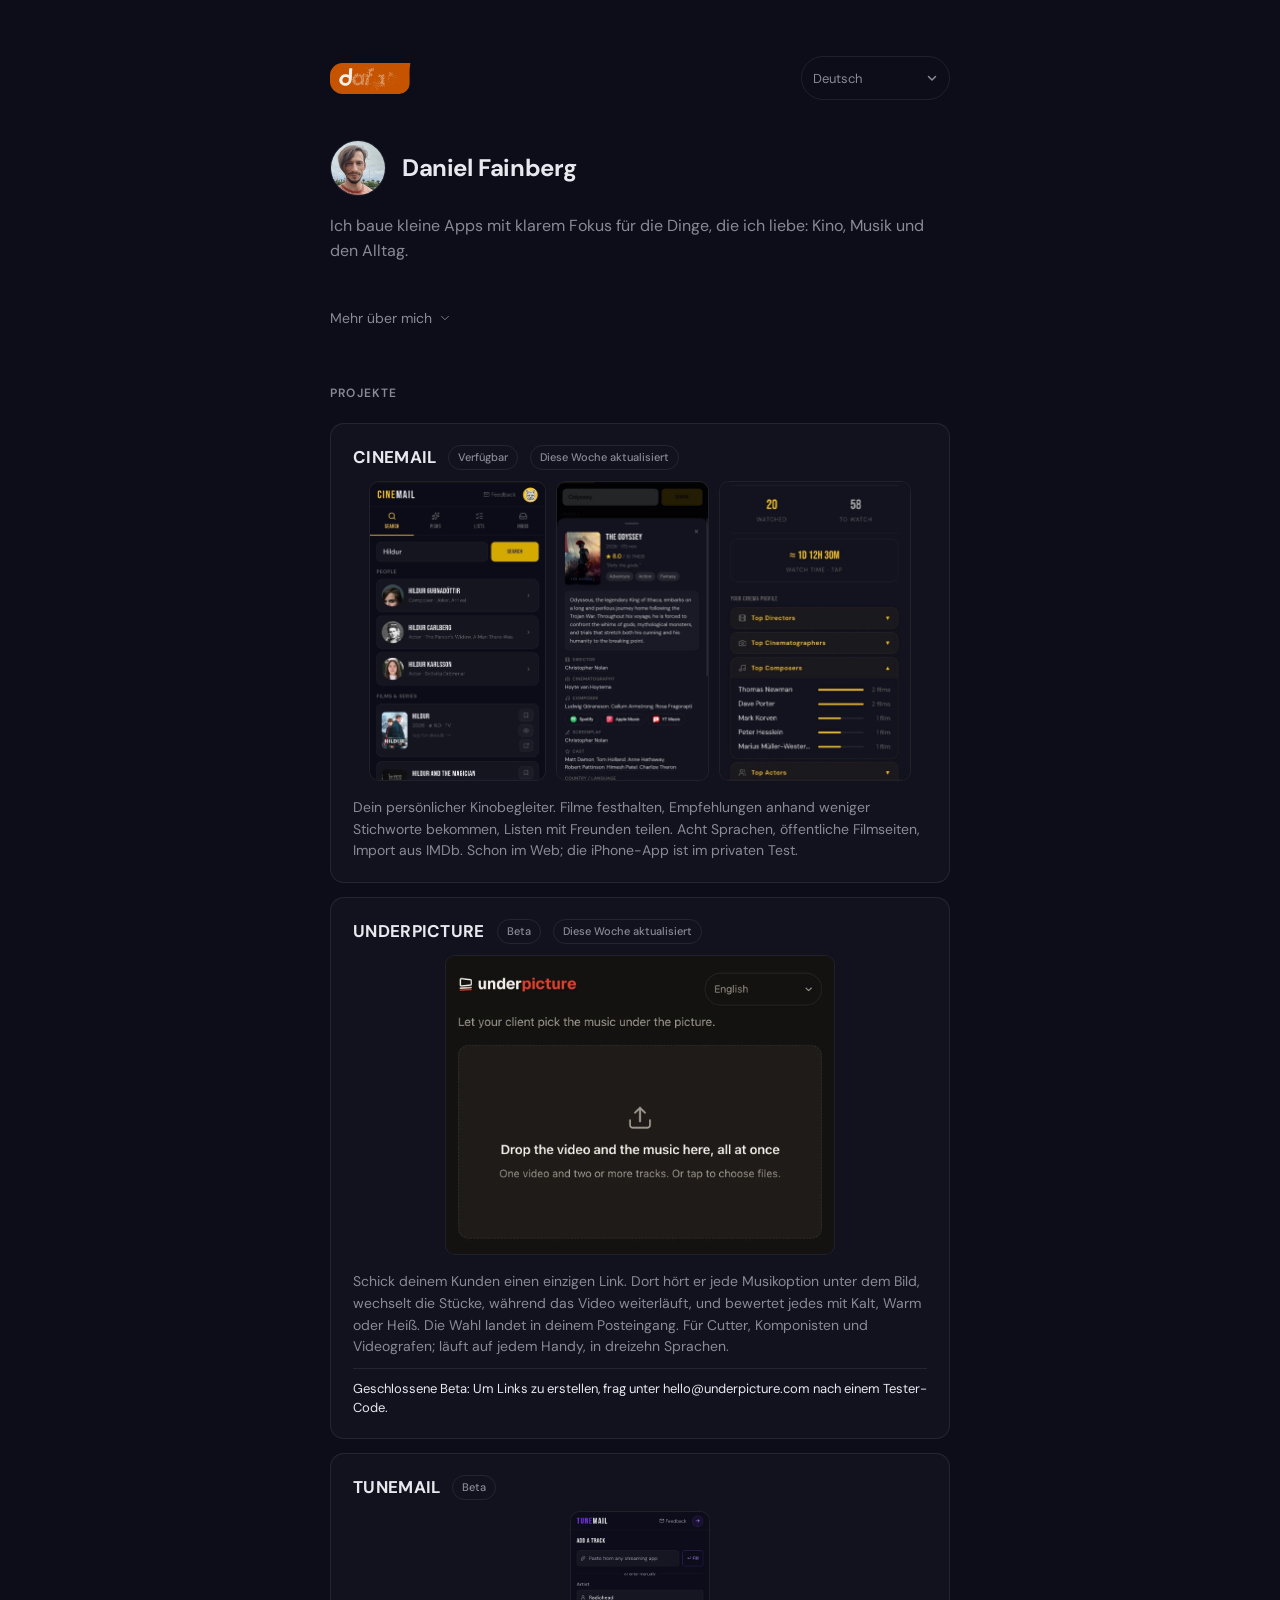
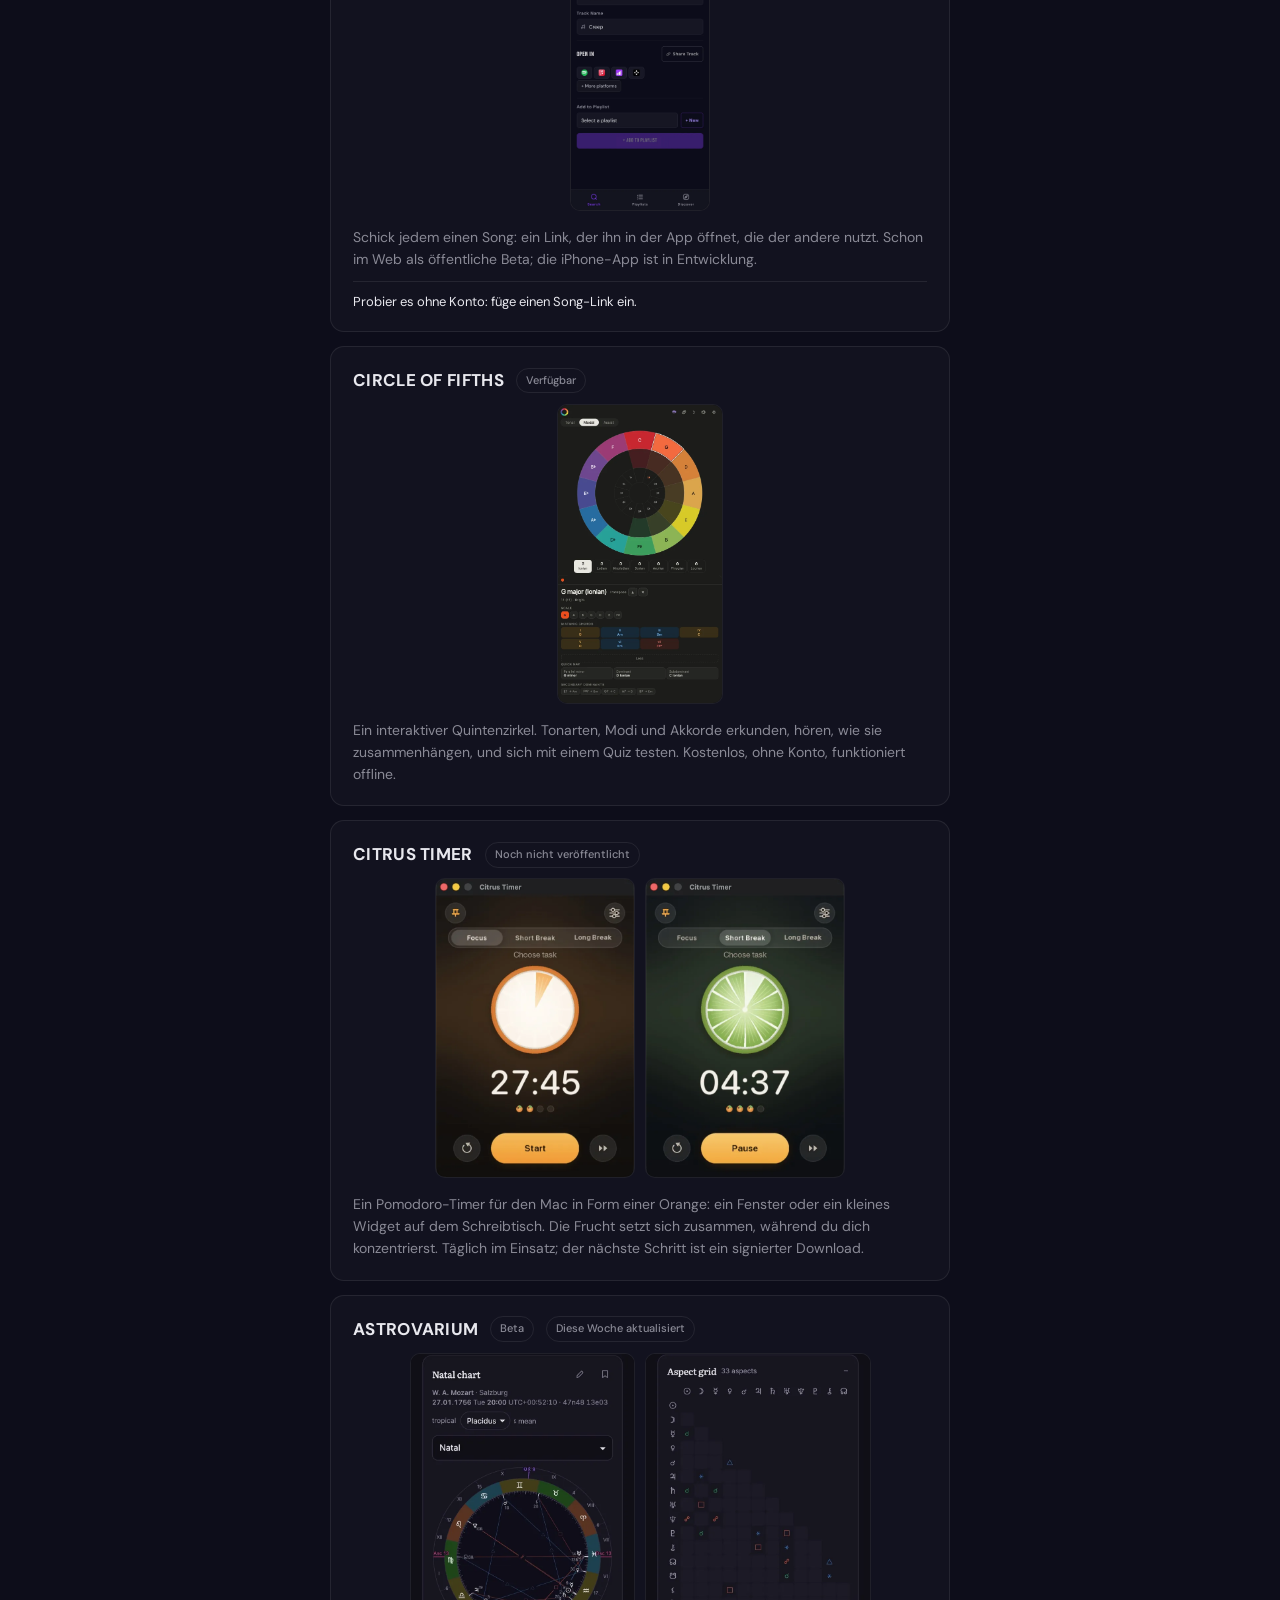
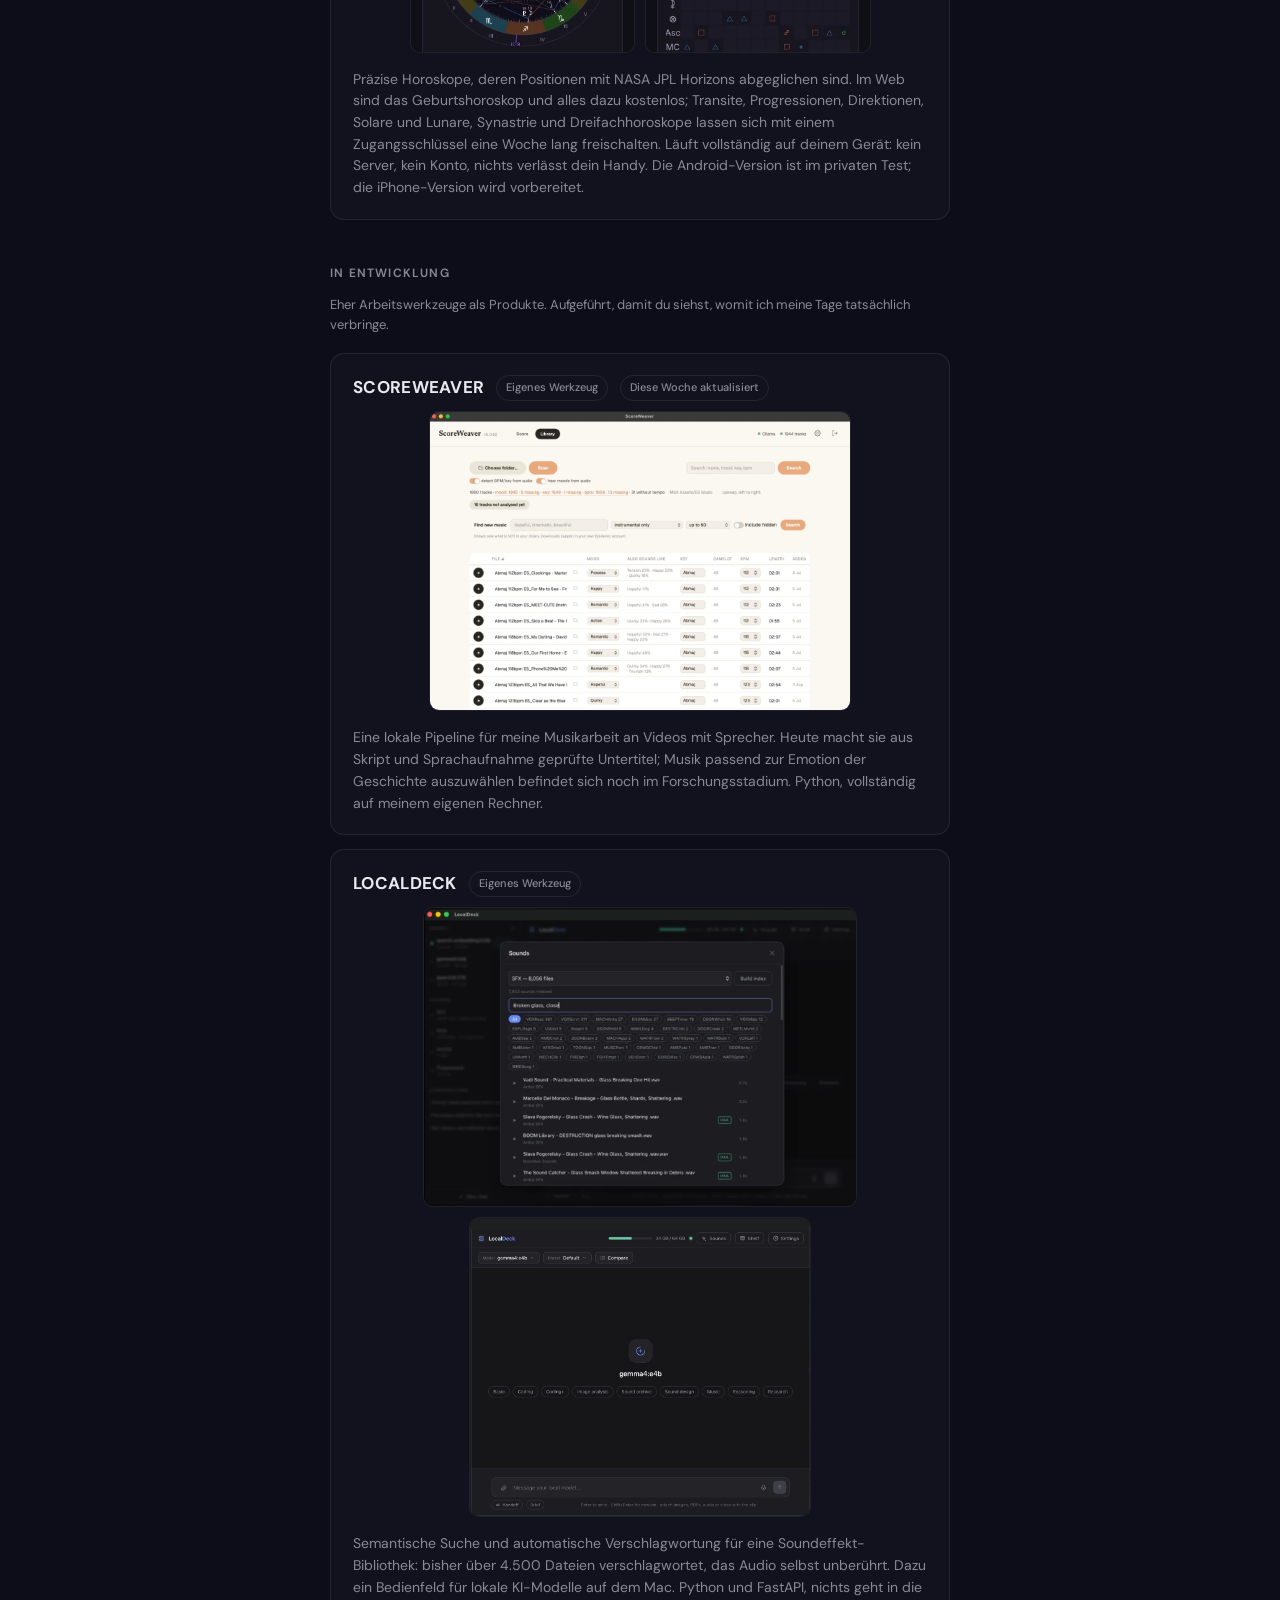
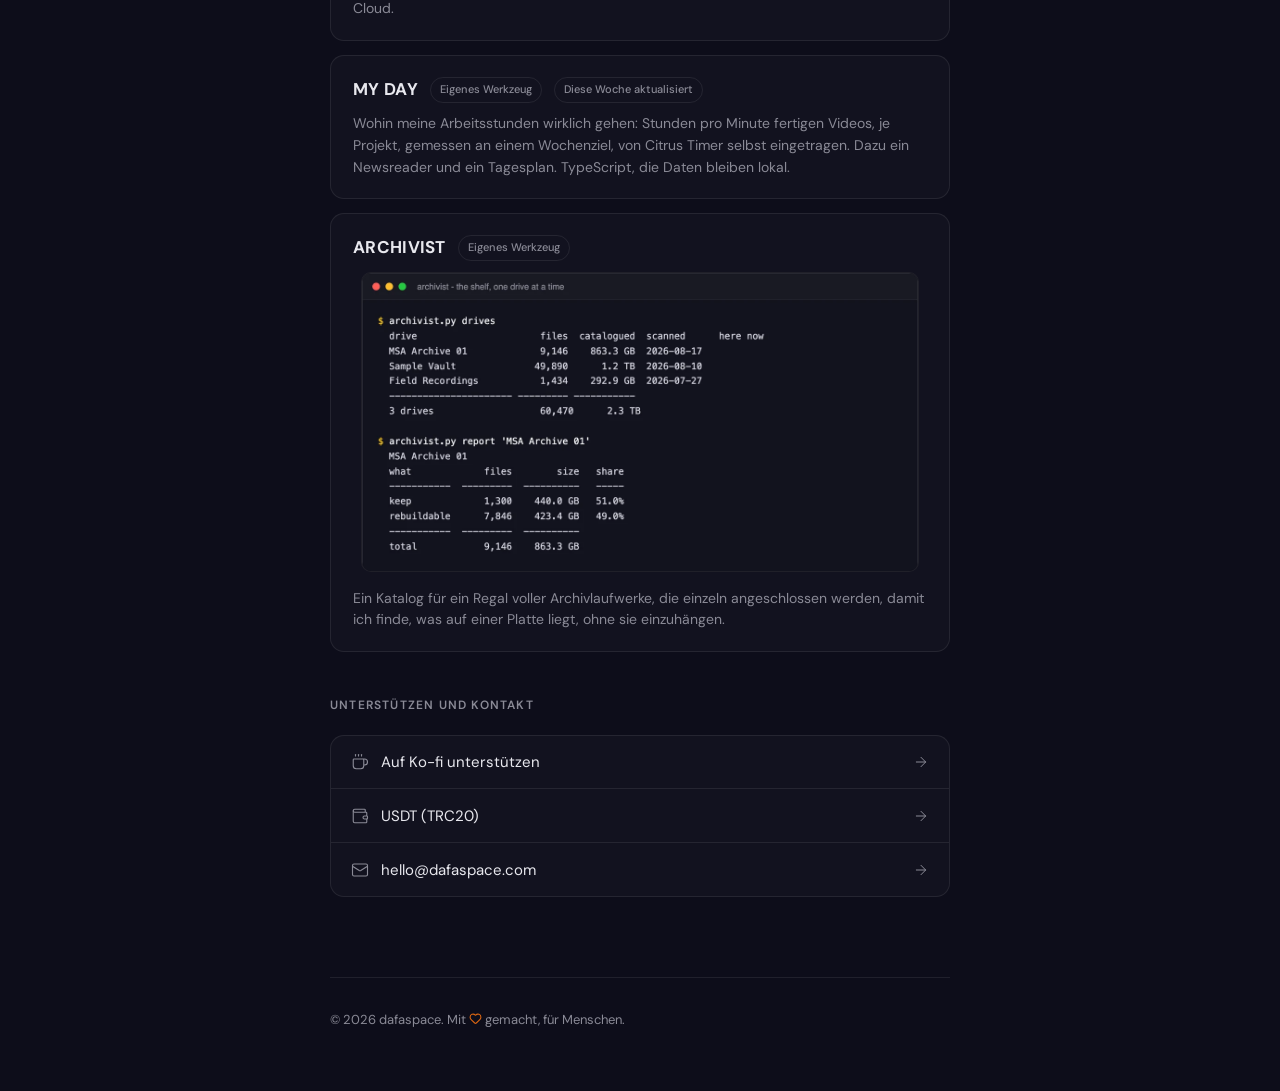
<file: de/index.html>
<!DOCTYPE html>
<html lang="de">
<head>
  <meta charset="UTF-8">
  <base href="../">
  <meta name="viewport" content="width=device-width, initial-scale=1.0">
  <meta name="description" data-t-attr="content:meta.description" content="Daniel Fainberg, unabhängiger Entwickler und Medienkünstler. Kleine Apps mit klarem Fokus unter dem Namen dafaspace.">
  <meta property="og:title" data-t-attr="content:meta.title" content="dafaspace - Daniel Fainberg">
  <meta property="og:description" data-t-attr="content:meta.ogDescription" content="Kleine Apps mit klarem Fokus von einem unabhängigen Entwickler. Kino, Musiktheorie, Astrologie und Werkzeuge für Musiker.">
  <meta property="og:type" content="website">
  <meta property="og:url" content="https://dafaspace.com/de/">
  <meta property="og:site_name" content="dafaspace">
  <meta property="og:locale" content="de_DE">
  <meta property="og:image" content="https://dafaspace.com/og-image.png">
  <meta property="og:image:width" content="1200">
  <meta property="og:image:height" content="630">
  <meta property="og:image:alt" content="dafaspace">
  <meta name="twitter:card" content="summary_large_image">
  <meta name="theme-color" content="#0d0d1a">
  <title data-t="meta.title">dafaspace - Daniel Fainberg</title>
  <link rel="icon" href="logo-mark.svg" type="image/svg+xml">
  <link rel="icon" href="favicon-32.png" type="image/png" sizes="32x32">
  <link rel="apple-touch-icon" href="apple-touch-icon.png">

  <link rel="preconnect" href="https://fonts.googleapis.com">
  <link rel="preconnect" href="https://fonts.gstatic.com" crossorigin>
  <link href="https://fonts.googleapis.com/css2?family=DM+Sans:wght@400;500;600;700&display=swap" rel="stylesheet">
  <!-- Japanese glyphs (Noto Sans JP, 120 slices) load only for a Japanese page or a Japanese browser,
       whose language offer on / is written in Japanese. Every other page downloads nothing of it. -->
  <script>
    if (document.documentElement.lang === 'ja' || (navigator.languages || [navigator.language]).some(l => /^ja\b/i.test(l || ''))) {
      document.write('<link rel="stylesheet" href="fonts/ja.css">');
    }
  </script>

  <style>
    /* Script partners for DM Sans, which has no Cyrillic, Georgian, Hebrew or Japanese (Tastebook,
       approved by Dafa 3 Nov 2026, the same in Cinemail and Tunemail). Only the non-Latin files are
       self-hosted, each with its unicode-range, so an English page downloads none of them.
       Licences: fonts/OFL-*.txt. */
    @font-face {
      font-family: 'Geist';
      font-style: normal;
      font-weight: 400 700;
      font-display: swap;
      src: url(fonts/geist-cyrillic-ext-400-700.woff2) format('woff2');
      unicode-range: U+0460-052F, U+1C80-1C8A, U+20B4, U+2DE0-2DFF, U+A640-A69F, U+FE2E-FE2F;
    }
    @font-face {
      font-family: 'Geist';
      font-style: normal;
      font-weight: 400 700;
      font-display: swap;
      src: url(fonts/geist-cyrillic-400-700.woff2) format('woff2');
      unicode-range: U+0301, U+0400-045F, U+0490-0491, U+04B0-04B1, U+2116;
    }
    @font-face {
      font-family: 'Noto Sans Georgian';
      font-style: normal;
      font-weight: 400 700;
      font-stretch: 62.5% 100%;
      font-display: swap;
      src: url(fonts/noto-sans-georgian-georgian-400-700.woff2) format('woff2');
      unicode-range: U+0589, U+10A0-10FF, U+1C90-1CBA, U+1CBD-1CBF, U+205A, U+2D00-2D2F, U+2E31;
    }
    @font-face {
      font-family: 'IBM Plex Sans Hebrew';
      font-style: normal;
      font-weight: 400;
      font-display: swap;
      src: url(fonts/ibm-plex-sans-hebrew-hebrew-400.woff2) format('woff2');
      unicode-range: U+0307-0308, U+0590-05FF, U+200C-2010, U+20AA, U+25CC, U+FB1D-FB4F;
    }
    @font-face {
      font-family: 'IBM Plex Sans Hebrew';
      font-style: normal;
      font-weight: 700;
      font-display: swap;
      src: url(fonts/ibm-plex-sans-hebrew-hebrew-700.woff2) format('woff2');
      unicode-range: U+0307-0308, U+0590-05FF, U+200C-2010, U+20AA, U+25CC, U+FB1D-FB4F;
    }
    @font-face {
      font-family: 'Noto Sans Arabic';
      font-style: normal;
      font-weight: 400;
      font-display: swap;
      src: url(fonts/noto-sans-arabic-arabic-400.woff2) format('woff2');
      unicode-range: U+0600-06FF, U+0750-077F, U+0870-0891, U+0897-08E1, U+08E3-08FF, U+200C-200E, U+2010-2011, U+204F, U+2E41, U+FB50-FDFF, U+FE70-FE74, U+FE76-FEFC, U+102E0-102FB, U+10E60-10E7E, U+10EC2-10EC7, U+10EC9-10EEE, U+10EF0-10EFF, U+1EE00-1EEFF;
    }
    @font-face {
      font-family: 'Noto Sans Arabic';
      font-style: normal;
      font-weight: 700;
      font-display: swap;
      src: url(fonts/noto-sans-arabic-arabic-700.woff2) format('woff2');
      unicode-range: U+0600-06FF, U+0750-077F, U+0870-0891, U+0897-08E1, U+08E3-08FF, U+200C-200E, U+2010-2011, U+204F, U+2E41, U+FB50-FDFF, U+FE70-FE74, U+FE76-FEFC, U+102E0-102FB, U+10E60-10E7E, U+10EC2-10EC7, U+10EC9-10EEE, U+10EF0-10EFF, U+1EE00-1EEFF;
    }

    *, *::before, *::after { box-sizing: border-box; margin: 0; padding: 0; }

    :root {
      color-scheme: dark;
      --bg: #0d0d1a;
      --text: #e8e8ee;
      --muted: #8a8a96;
      --accent: #D96512;
      --border: rgba(255,255,255,0.08);
      --card: rgba(255,255,255,0.025);
      --card-hover: rgba(255,255,255,0.045);
    }

    html, body {
      background: var(--bg);
      color: var(--text);
      font-family: 'DM Sans', 'Geist', 'Noto Sans Georgian', 'IBM Plex Sans Hebrew', 'Noto Sans Arabic', 'Noto Sans JP', system-ui, -apple-system, BlinkMacSystemFont, sans-serif;
      font-size: 16px;
      line-height: 1.6;
      -webkit-font-smoothing: antialiased;
      -moz-osx-font-smoothing: grayscale;
    }

    body {
      min-height: 100vh;
      display: flex;
      flex-direction: column;
      align-items: center;
      padding: 56px 24px 60px;
    }

    header, main, footer {
      width: 100%;
      max-width: 620px;
    }

    /* Header */
    .logo {
      font-size: 14px;
      font-weight: 600;
      letter-spacing: 0.5px;
      color: var(--text);
      margin-bottom: 40px;
      display: inline-flex;
      align-items: center;
      gap: 8px;
    }
    .logo-dot {
      width: 8px;
      height: 8px;
      border-radius: 50%;
      background: var(--accent);
      display: inline-block;
    }


    /* Header row: the logo, and the language pill when the site has more than one language.
       The pill is Underpicture's (app/index.html, .lang-slot / select.lang), lifted whole:
       a native select, so a phone opens its own picker, with the chevron drawn here because
       the browser's own arrow cannot be placed. */
    .top { display: flex; align-items: center; justify-content: space-between; gap: 16px; margin-bottom: 40px; }
    .top .logo { margin-bottom: 0; }
    .lang-slot { position: relative; display: inline-flex; }
    .lang-slot[hidden] { display: none; }
    .lang-slot::after { content: ""; position: absolute; inset-inline-end: 12px; top: 50%; width: 12px; height: 12px;
      transform: translateY(-50%); pointer-events: none; background: var(--muted);
      -webkit-mask: url("data:image/svg+xml,%3Csvg xmlns='http://www.w3.org/2000/svg' viewBox='0 0 12 12'%3E%3Cpath d='M2.5 4.5 6 8l3.5-3.5' fill='none' stroke='black' stroke-width='1.5' stroke-linecap='round' stroke-linejoin='round'/%3E%3C/svg%3E") center / contain no-repeat;
              mask: url("data:image/svg+xml,%3Csvg xmlns='http://www.w3.org/2000/svg' viewBox='0 0 12 12'%3E%3Cpath d='M2.5 4.5 6 8l3.5-3.5' fill='none' stroke='black' stroke-width='1.5' stroke-linecap='round' stroke-linejoin='round'/%3E%3C/svg%3E") center / contain no-repeat; }
    select.lang { font: inherit; font-size: 13px; color: var(--muted); background: transparent; border: 1px solid var(--border);
      border-radius: 999px; padding-block: .5em; padding-inline: .9em 2.2em; min-height: 44px; max-width: 12em; cursor: pointer;
      -webkit-appearance: none; appearance: none; -webkit-tap-highlight-color: transparent; }
    select.lang:hover { color: var(--text); }
    /* The browser shapes every language name in the pill, so with the full stack each page would fetch
       every partner file just for them. The pill carries only the partner of the page's own language;
       the other names fall to the system font, and the open list is drawn by the system anyway. */
    select.lang { font-family: 'DM Sans', system-ui, sans-serif; line-height: 1; }
    :lang(ru) select.lang, :lang(uk) select.lang { font-family: 'DM Sans', 'Geist', system-ui, sans-serif; }
    :lang(ka) select.lang { font-family: 'DM Sans', 'Noto Sans Georgian', system-ui, sans-serif; }
    :lang(he) select.lang { font-family: 'DM Sans', 'IBM Plex Sans Hebrew', system-ui, sans-serif; }
    :lang(ar) select.lang { font-family: 'DM Sans', 'Noto Sans Arabic', system-ui, sans-serif; }
    :lang(ja) select.lang { font-family: 'DM Sans', 'Noto Sans JP', system-ui, sans-serif; }

    /* The language offer, on "/" only: a quiet line in the reader's own language, never a redirect */
    .lang-offer { display: flex; align-items: center; gap: 12px; margin: -20px 0 28px;
      font-size: 14px; color: var(--muted); line-height: 1.4; }
    .lang-offer-text { flex: 0 1 auto; min-width: 0; }
    .lang-offer[hidden] { display: none; }
    .lang-offer button {
      display: inline-flex; align-items: center; justify-content: center;
      font: inherit; line-height: 1; min-height: 44px; padding: 0 .6em;
      background: none; border: 0; color: var(--text); cursor: pointer;
      -webkit-appearance: none; appearance: none; -webkit-tap-highlight-color: transparent;
      text-box: trim-both cap alphabetic;
    }
    .lang-offer .lang-offer-go { flex: none; padding: 0; text-decoration: underline; text-decoration-color: rgba(255,255,255,0.25);
      text-decoration-thickness: 1px; text-underline-offset: 5px; }
    .lang-offer .lang-offer-close { flex: none; color: var(--muted); min-width: 44px; margin-inline-start: auto; }

    /* Japanese: no line may open with a small kana or a closing mark */
    :lang(ja) { line-break: strict; }

    /* Hero */
    .hero {
      display: flex;
      align-items: center;
      gap: 16px;
      margin-bottom: 18px;
    }
    .avatar {
      width: 56px;
      height: 56px;
      border-radius: 50%;
      object-fit: cover;
      border: 1px solid var(--border);
      flex-shrink: 0;
    }
    h1 {
      font-size: 24px;
      font-weight: 700;
      letter-spacing: -0.4px;
      line-height: 1.2;
    }
    .tagline {
      font-size: 16px;
      color: var(--muted);
      margin-bottom: 32px;
      line-height: 1.55;
    }

    /* About paragraphs */
    .bio p {
      font-size: 15px;
      color: var(--text);
      margin-bottom: 12px;
      line-height: 1.65;
    }
    .bio p:last-child { margin-bottom: 0; }
    .bio a {
      color: var(--text);
      text-decoration: none;
      border-bottom: 1px solid var(--border);
      transition: border-color 0.15s ease;
    }
    .bio a:hover { border-color: var(--accent); }
    /* The rest of the bio folds away, so the first projects fit on a phone screen */
    .bio details { margin-top: 4px; }
    .bio summary {
      display: inline-flex;
      align-items: center;
      gap: 6px;
      min-height: 44px;
      font-size: 14px;
      line-height: 1;
      text-box: trim-both cap alphabetic;
      color: var(--muted);
      cursor: pointer;
      list-style: none;
      -webkit-tap-highlight-color: transparent;
    }
    .bio summary::-webkit-details-marker { display: none; }
    .bio summary:hover { color: var(--text); }
    .bio summary svg { transition: transform 0.2s ease; }
    .bio details[open] summary svg { transform: rotate(180deg); }
    .bio details[open] summary { margin-bottom: 8px; }
    .bio summary .less, .bio details[open] summary .more { display: none; }
    .bio details[open] summary .less { display: inline; }

    /* Section */
    section { margin-top: 44px; }
    h2 {
      font-size: 12px;
      font-weight: 600;
      letter-spacing: 1.2px;
      text-transform: uppercase;
      color: var(--muted);
      margin-bottom: 20px;
    }
    /* Headings in the script partners: bold, and Georgian on its condensed width (family rule). */
    :lang(ka) h2, :lang(he) h2, :lang(ja) h2 { font-weight: 700; }
    :lang(ka) h2 { font-stretch: 62.5%; }
    /* Arabic letters join: tracking breaks the joins, and the script has no capitals */
    :lang(ar) h2 { font-weight: 700; letter-spacing: 0; text-transform: none; }

    /* Project card */
    .project {
      /* Flex column so the name can be read before the picture, without
         reordering the markup. */
      display: flex;
      flex-direction: column;
      padding: 20px 22px;
      background: var(--card);
      border: 1px solid var(--border);
      border-radius: 14px;
      text-decoration: none;
      color: var(--text);
      transition: background 0.2s ease, transform 0.2s ease;
      margin-bottom: 14px;
    }
    .project:hover {
      background: var(--card-hover);
      transform: translateY(-1px);
    }
    .project-head {
      display: flex;
      flex-wrap: wrap;                  /* a translated badge can be twice as long as the English */
      align-items: center;
      gap: 8px 12px;
      margin-bottom: 10px;
    }
    .project-logo {
      font-size: 17px;
      line-height: 1.6;
      font-weight: 700;
      letter-spacing: 0.3px;
    }
    .project-logo, .project-logo span { color: var(--text); }
    .project-status {
      white-space: nowrap;
      font-size: 11px;
      color: var(--muted);
      padding: 3px 9px;
      border: 1px solid var(--border);
      border-radius: 100px;
      font-weight: 500;
    }
    .project-desc {
      font-size: 14px;
      color: var(--muted);
      line-height: 1.55;
    }
    .project-note {
      font-size: 13px;
      color: var(--text);
      margin-top: 10px;
      padding-top: 10px;
      border-top: 1px solid var(--border);
      line-height: 1.5;
    }
    /* Non-clickable card, for work with nothing public to link to yet */
    .project--static { cursor: default; }
    .project--static:hover { background: var(--card); transform: none; }

    /* Reading order inside a card: name first, then the picture, then the
       words. Set here rather than in the markup so the source stays plain. */
    .project-head  { order: 1; }
    .project-shot,
    .project-shots,
    .project > a   { order: 2; }
    .project-desc  { order: 3; }
    .project-note  { order: 4; }

    /* Screenshot. Height-capped so a card stays scannable: nine full-height
       captures made the page a very long scroll. Shown whole, never cropped -
       cropping cut off the parts of an interface that say what the app does. */
    .project-shot {
      display: block;
      width: auto;
      max-width: 100%;
      max-height: 300px;
      height: auto;
      border-radius: 10px;
      border: 1px solid var(--border);
      margin: 0 auto 16px;
      background: rgba(0,0,0,0.25);
      object-fit: contain;
    }
    .project > a { text-decoration: none; }

    /* Frames that only make sense together, in one row. */
    .project-shots {
      display: flex;
      gap: 10px;
      justify-content: center;
      align-items: flex-start;
      margin-bottom: 16px;
    }
    .project-shots .project-shot {
      margin: 0;
      min-width: 0;
      max-height: 300px;
    }
    /* Stacked frames, for wide captures that would be unreadable side by side. */
    .project-shots--stack { flex-direction: column; align-items: center; }
    .section-note {
      font-size: 13px;
      color: var(--muted);
      margin: -8px 0 18px;
      line-height: 1.55;
    }

    /* Freshness badge. Hidden by default; the weekly script turns on only the
       projects that actually moved, by writing selectors into the block below.
       Deliberately NOT a "last updated" date: a finished, stable app would then
       look abandoned, while an absent badge claims nothing at all. */
    .fresh {
      display: none;
      font-size: 11px;
      font-weight: 500;
      color: var(--muted);
      padding: 3px 9px;
      border: 1px solid var(--border);
      border-radius: 100px;
      white-space: nowrap;
    }

    /* Connect / Support links */
    .links {
      display: flex;
      flex-direction: column;
      gap: 1px;
      border: 1px solid var(--border);
      border-radius: 14px;
      overflow: hidden;
      background: var(--card);
    }
    .links a, .links button {
      display: flex;
      align-items: center;
      justify-content: space-between;
      padding: 14px 20px;
      color: var(--text);
      text-decoration: none;
      font-size: 15px;
      transition: background 0.15s ease;
      border-bottom: 1px solid var(--border);
    }
    .links button {
      width: 100%; font: inherit; font-size: 15px; line-height: inherit; text-align: start; cursor: pointer;
      background: none; border-width: 0 0 1px; border-style: solid; border-color: var(--border);
      -webkit-appearance: none; appearance: none; -webkit-tap-highlight-color: transparent;
    }
    .links a:last-child { border-bottom: none; }
    .links a:hover, .links button:hover { background: var(--card-hover); }
    .links .label { display: flex; align-items: center; gap: 12px; }
    .links .label-icon {
      width: 18px; height: 18px;
      display: inline-flex;
      align-items: center; justify-content: center;
      color: var(--muted);
    }
    .links .arrow {
      display: inline-flex;
      color: var(--muted);
      transition: transform 0.15s ease, color 0.15s ease;
    }
    .links a:hover .arrow, .links button:hover .arrow { transform: translateX(2px); color: var(--text); }
    /* Right to left, the arrow points the way the row reads */
    [dir="rtl"] .links .arrow { transform: scaleX(-1); }
    [dir="rtl"] .links a:hover .arrow, [dir="rtl"] .links button:hover .arrow { transform: scaleX(-1) translateX(2px); }
    .visually-hidden { position: absolute; width: 1px; height: 1px; margin: -1px; overflow: hidden; clip-path: inset(50%); white-space: nowrap; }

    /* Footer */
    footer {
      margin-top: 80px;
      padding-top: 32px;
      border-top: 1px solid var(--border);
      font-size: 13px;
      color: var(--muted);
      line-height: 1.6;
    }
    footer .heart { display: inline-block; width: 13px; height: 13px; vertical-align: -1px; background: var(--accent);
      -webkit-mask: url("data:image/svg+xml,%3Csvg xmlns='http://www.w3.org/2000/svg' viewBox='0 0 24 24'%3E%3Cpath d='M2 9.5a5.5 5.5 0 0 1 9.591-3.676.56.56 0 0 0 .818 0A5.49 5.49 0 0 1 22 9.5c0 2.29-1.5 4-3 5.5l-5.492 5.313a2 2 0 0 1-3 0L5 15c-1.5-1.5-3-3.2-3-5.5' fill='none' stroke='black' stroke-width='2' stroke-linecap='round' stroke-linejoin='round'/%3E%3C/svg%3E") center / contain no-repeat;
              mask: url("data:image/svg+xml,%3Csvg xmlns='http://www.w3.org/2000/svg' viewBox='0 0 24 24'%3E%3Cpath d='M2 9.5a5.5 5.5 0 0 1 9.591-3.676.56.56 0 0 0 .818 0A5.49 5.49 0 0 1 22 9.5c0 2.29-1.5 4-3 5.5l-5.492 5.313a2 2 0 0 1-3 0L5 15c-1.5-1.5-3-3.2-3-5.5' fill='none' stroke='black' stroke-width='2' stroke-linecap='round' stroke-linejoin='round'/%3E%3C/svg%3E") center / contain no-repeat; }
    footer a { color: var(--muted); text-decoration: none; border-bottom: 1px solid var(--border); }
    footer a:hover { color: var(--text); border-color: var(--text); }

    /* Mobile */
    @media (max-width: 600px) {
      body { padding: 48px 20px 40px; }
      .top { margin-bottom: 44px; }
      .tagline { font-size: 16px; }
      section { margin-top: 44px; }
    }
  </style>

  <!-- Generated from index.html by tools/i18n.mjs. Edit index.html and i18n/de.json, not this file. -->
  <!-- I18N:START - written by tools/i18n.mjs build. Do not hand-edit inside. -->
  <link rel="canonical" href="https://dafaspace.com/de/">
  <link rel="alternate" hreflang="en" href="https://dafaspace.com/">
  <link rel="alternate" hreflang="ru" href="https://dafaspace.com/ru/">
  <link rel="alternate" hreflang="uk" href="https://dafaspace.com/uk/">
  <link rel="alternate" hreflang="ka" href="https://dafaspace.com/ka/">
  <link rel="alternate" hreflang="es" href="https://dafaspace.com/es/">
  <link rel="alternate" hreflang="pt-BR" href="https://dafaspace.com/pt-BR/">
  <link rel="alternate" hreflang="fr" href="https://dafaspace.com/fr/">
  <link rel="alternate" hreflang="de" href="https://dafaspace.com/de/">
  <link rel="alternate" hreflang="it" href="https://dafaspace.com/it/">
  <link rel="alternate" hreflang="tr" href="https://dafaspace.com/tr/">
  <link rel="alternate" hreflang="ja" href="https://dafaspace.com/ja/">
  <link rel="alternate" hreflang="he" href="https://dafaspace.com/he/">
  <link rel="alternate" hreflang="ar" href="https://dafaspace.com/ar/">
  <link rel="alternate" hreflang="x-default" href="https://dafaspace.com/">
  <script>window.SITE_LANGS = [{"code":"en","name":"English","dir":"ltr","path":"/"},{"code":"ru","name":"Русский","dir":"ltr","path":"/ru/","offer":{"text":"Открыть эту страницу на русском?","yes":"Открыть","close":"Закрыть"}},{"code":"uk","name":"Українська","dir":"ltr","path":"/uk/","offer":{"text":"Відкрити цю сторінку українською?","yes":"Відкрити","close":"Закрити"}},{"code":"ka","name":"ქართული","dir":"ltr","path":"/ka/","offer":{"text":"გავხსნა ეს გვერდი ქართულად?","yes":"გახსნა","close":"დახურვა"}},{"code":"es","name":"Español","dir":"ltr","path":"/es/","offer":{"text":"¿Abrir esta página en español?","yes":"Abrir","close":"Cerrar"}},{"code":"pt-BR","name":"Português (Brasil)","dir":"ltr","path":"/pt-BR/","offer":{"text":"Abrir esta página em português?","yes":"Abrir","close":"Fechar"}},{"code":"fr","name":"Français","dir":"ltr","path":"/fr/","offer":{"text":"Ouvrir cette page en français ?","yes":"Ouvrir","close":"Fermer"}},{"code":"de","name":"Deutsch","dir":"ltr","path":"/de/","offer":{"text":"Diese Seite auf Deutsch öffnen?","yes":"Öffnen","close":"Schließen"}},{"code":"it","name":"Italiano","dir":"ltr","path":"/it/","offer":{"text":"Aprire questa pagina in italiano?","yes":"Apri","close":"Chiudi"}},{"code":"tr","name":"Türkçe","dir":"ltr","path":"/tr/","offer":{"text":"Bu sayfa Türkçe açılsın mı?","yes":"Aç","close":"Kapat"}},{"code":"ja","name":"日本語","dir":"ltr","path":"/ja/","offer":{"text":"このページを日本語で開きますか？","yes":"開く","close":"閉じる"}},{"code":"he","name":"עברית","dir":"rtl","path":"/he/","offer":{"text":"לפתוח את הדף הזה בעברית?","yes":"פתיחה","close":"סגירה"}},{"code":"ar","name":"العربية","dir":"rtl","path":"/ar/","offer":{"text":"هل تريد فتح هذه الصفحة بالعربية؟","yes":"فتح","close":"إغلاق"}}]</script>
  <!-- I18N:END -->

  <!-- FRESH:START - written weekly by _portfolio/site-weekly.mjs. Do not hand-edit
       inside; edit the badge style above, or the script, instead. -->
  <style id="fresh-rules">
#p-cinemail .fresh,
#p-underpicture .fresh,
#p-astrotrip .fresh,
#p-scoreweaver .fresh,
#p-myday .fresh { display: inline-flex }
  </style>
  <!-- FRESH:END -->
</head>
<body>
  <header class="top">
    <div class="logo"><span id="logo"></span></div>
    <span class="lang-slot" hidden data-label="Sprache" data-t-attr="data-label:lang.label"></span>
  </header>

  <main>
    <div class="lang-offer" hidden>
      <span class="lang-offer-text" data-t="offer.text">Diese Seite auf Deutsch öffnen?</span>
      <button type="button" class="lang-offer-go" data-t="offer.yes">Öffnen</button>
      <button type="button" class="lang-offer-close" aria-label="Schließen" data-t-attr="aria-label:offer.close"><svg width="14" height="14" viewBox="0 0 24 24" fill="none" stroke="currentColor" stroke-width="1.5" stroke-linecap="round" aria-hidden="true"><path d="M6 6l12 12M18 6L6 18"/></svg></button>
    </div>

    <div class="hero">
      <img class="avatar" src="photo.webp" alt="" width="56" height="56">
      <h1>Daniel Fainberg</h1>
    </div>
    <p class="tagline" data-t="tagline">Ich baue kleine Apps mit klarem Fokus für die Dinge, die ich liebe: Kino, Musik und den Alltag.</p>

    <div class="bio">
      <details>
        <summary><span class="more" data-t="bio.more">Mehr über mich</span><span class="less" data-t="bio.less">Weniger</span><svg width="14" height="14" viewBox="0 0 24 24" fill="none" stroke="currentColor" stroke-width="1.5" stroke-linecap="round" stroke-linejoin="round" aria-hidden="true"><path d="M6 9l6 6 6-6"/></svg></summary>
      <p data-t="bio.background">Ich komme vom Bild her: Fotografie, Videografie, Videokunst für Theaterproduktionen. Seit Jahren beobachte ich neugierig, wie Bild, Klang und Rhythmus menschliches Erleben und Gefühle tragen.</p>
      <p data-t="bio.youtube">Seit fünf Jahren bin ich Sounddesigner und Music Editor eines YouTube-Kanals, der auf 27 Millionen Abonnenten gewachsen ist.</p>
      <p data-t="bio.study">Derzeit studiere ich im Master <strong>MA Professional Media Composition</strong> an der Arts University Bournemouth und lerne, Musik für Filme zu schreiben.</p>
      <p data-t="bio.dafaspace">Unter dem Namen <strong>dafaspace</strong> mache ich Apps, die ich selbst benutzen möchte, und ich benutze sie wirklich jeden Tag. Es freut mich aufrichtig, wenn ich sehe, dass meine Apps jemandem das Leben ein wenig leichter oder fröhlicher machen. Ich glaube an Menschen und an echte Begegnungen zwischen ihnen, deshalb freut mich nichts mehr, als wenn Gleichgesinnte einander finden und dieses kleine Wunder echter Begegnung geschieht.</p>
      <p data-t="bio.contact">Fragen zu den Apps oder eine Idee für eine Zusammenarbeit? Schreib an <a href="mailto:hello@dafaspace.com">hello@dafaspace.com</a>. Ich lese jede Nachricht.</p>
      </details>
    </div>

    <section>
      <h2 data-t="sec.projects">Projekte</h2>

      <a id="p-cinemail" class="project" aria-labelledby="n-cinemail s-cinemail" href="https://cinemail.app" target="_blank" rel="noopener">
        <div class="project-shots">
          <img class="project-shot" data-t-attr="alt:cinemail.shot1" src="shots/cinemail1.webp" alt="Suche nach Hildur in Cinemail: bei den Personen steht die Komponistin Hildur Gudnadottir oben, gefolgt von passenden Filmen und Serien" fetchpriority="high" width="706" height="1200">
          <img class="project-shot" data-t-attr="alt:cinemail.shot2" src="shots/cinemail.webp" alt="Eine Filmseite in Cinemail mit Poster, Bewertung, Inhalt, Regie, Kamera und Komponisten sowie Links zum Soundtrack auf Spotify, Apple Music und YouTube Music" width="608" height="1200">
          <img class="project-shot" data-t-attr="alt:cinemail.shot3" src="shots/cinemail2.webp" alt="Ein Filmprofil in Cinemail: gesehene und vorgemerkte Filme, die gesamte Sehzeit und eine Rangliste der Komponisten, die der Nutzer am häufigsten gehört hat" width="765" height="1200">
        </div>
        <div class="project-head">
          <h3 class="project-logo" id="n-cinemail"><span>CINE</span>MAIL</h3>
          <div class="project-status" id="s-cinemail" data-t="status.live">Verfügbar</div>
          <div class="fresh" data-t="badge.fresh">Diese Woche aktualisiert</div>
        </div>
        <div class="project-desc" data-t="cinemail.desc">Dein persönlicher Kinobegleiter. Filme festhalten, Empfehlungen anhand weniger Stichworte bekommen, Listen mit Freunden teilen. Acht Sprachen, öffentliche Filmseiten, Import aus IMDb. Schon im Web; die iPhone-App ist im privaten Test.</div>
      </a>

      <a id="p-underpicture" class="project" aria-labelledby="n-underpicture s-underpicture" href="https://underpicture.com" target="_blank" rel="noopener">
        <img class="project-shot" data-t-attr="alt:underpicture.shot1" src="shots/underpicture.webp" alt="Der Startbildschirm von Underpicture: ein Video und zwei oder mehr Musikstücke auf einmal ablegen, um einen Link für den Kunden zu erstellen" loading="lazy" width="1040" height="800">
        <div class="project-head">
          <h3 class="project-logo" id="n-underpicture"><span>UNDER</span>PICTURE</h3>
          <div class="project-status" id="s-underpicture" data-t="status.beta">Beta</div>
          <div class="fresh" data-t="badge.fresh">Diese Woche aktualisiert</div>
        </div>
        <div class="project-desc" data-t="underpicture.desc">Schick deinem Kunden einen einzigen Link. Dort hört er jede Musikoption unter dem Bild, wechselt die Stücke, während das Video weiterläuft, und bewertet jedes mit Kalt, Warm oder Heiß. Die Wahl landet in deinem Posteingang. Für Cutter, Komponisten und Videografen; läuft auf jedem Handy, in dreizehn Sprachen.</div>
        <div class="project-note" data-t="underpicture.note">Geschlossene Beta: Um Links zu erstellen, frag unter hello@underpicture.com nach einem Tester-Code.</div>
      </a>

      <a id="p-tunemail" class="project" aria-labelledby="n-tunemail s-tunemail" href="https://tunemail.app" target="_blank" rel="noopener">
        <img class="project-shot" data-t-attr="alt:tunemail.shot1" src="shots/tunemail.webp" alt="Tunemail auf einem Handy: ein eingefügter Spotify-Link wird als Radiohead, Creep erkannt, mit Buttons, die denselben Song in Spotify, Apple Music, Deezer und Tidal öffnen" loading="lazy" width="780" height="1688">
        <div class="project-head">
          <h3 class="project-logo" id="n-tunemail"><span>TUNE</span>MAIL</h3>
          <div class="project-status" id="s-tunemail" data-t="status.beta">Beta</div>
          <div class="fresh" data-t="badge.fresh">Diese Woche aktualisiert</div>
        </div>
        <div class="project-desc" data-t="tunemail.desc">Schick jedem einen Song: ein Link, der ihn in der App öffnet, die der andere nutzt. Schon im Web als öffentliche Beta; die iPhone-App ist in Entwicklung.</div>
        <div class="project-note" data-t="tunemail.note">Probier es ohne Konto: füge einen Song-Link ein.</div>
      </a>

      <a id="p-fifths" class="project" aria-labelledby="n-fifths s-fifths" href="https://dafaspace.github.io/fifths/" target="_blank" rel="noopener">
        <img class="project-shot" data-t-attr="alt:fifths.shot1" src="shots/fifths.webp" alt="Die Oberfläche von Another Circle Of Fifths in der Modusansicht: ein farbiges Tonartenrad, die sieben Modi von G sowie Tonleiter, diatonische Akkorde und Zwischendominanten für G Ionisch" loading="lazy" width="538" height="981">
        <div class="project-head">
          <h3 class="project-logo" id="n-fifths"><span>CIRCLE</span> OF FIFTHS</h3>
          <div class="project-status" id="s-fifths" data-t="status.live">Verfügbar</div>
          <div class="fresh" data-t="badge.fresh">Diese Woche aktualisiert</div>
        </div>
        <div class="project-desc" data-t="fifths.desc">Ein interaktiver Quintenzirkel. Tonarten, Modi und Akkorde erkunden, hören, wie sie zusammenhängen, und sich mit einem Quiz testen. Kostenlos, ohne Konto, funktioniert offline.</div>
      </a>

      <div id="p-citrus" class="project project--static">
        <div class="project-shots">
          <img class="project-shot" data-t-attr="alt:citrus.shot1" src="shots/citrus-focus.webp" alt="Citrus Timer im Focus-Modus: eine Orangenscheibe füllt sich im Uhrzeigersinn, noch 27 Minuten 45 Sekunden" loading="lazy" width="597" height="900">
          <img class="project-shot" data-t-attr="alt:citrus.shot2" src="shots/citrus-break.webp" alt="Citrus Timer in einer kurzen Pause: die Frucht ist zu einer grünen Limette geworden, noch 4 Minuten 37 Sekunden" loading="lazy" width="597" height="900">
        </div>
        <div class="project-head">
          <h3 class="project-logo"><span>CITRUS</span> TIMER</h3>
          <div class="project-status" data-t="status.notReleased">Noch nicht veröffentlicht</div>
          <div class="fresh" data-t="badge.fresh">Diese Woche aktualisiert</div>
        </div>
        <div class="project-desc" data-t="citrus.desc">Ein Pomodoro-Timer für den Mac in Form einer Orange: ein Fenster oder ein kleines Widget auf dem Schreibtisch. Die Frucht setzt sich zusammen, während du dich konzentrierst. Täglich im Einsatz; der nächste Schritt ist ein signierter Download.</div>
      </div>


      <a id="p-astrotrip" class="project" aria-labelledby="n-astrotrip s-astrotrip" href="https://astrovarium.com/" target="_blank" rel="noopener">
        <div class="project-shots">
          <img class="project-shot" data-t-attr="alt:astrotrip.shot1" src="shots/astrovarium-natal.webp" alt="Ein Geburtshoroskop in Astrovarium mit dem Häusersystem Placidus: Tierkreis, Häuserspitzen, Planetenpositionen und Aspektlinien" loading="lazy" width="675" height="900">
          <img class="project-shot" data-t-attr="alt:astrotrip.shot2" src="shots/astrovarium-aspects.webp" alt="Das Aspektgitter desselben Horoskops: alle Aspekte zwischen Planeten, Mondknoten, Lilith, Glückspunkt und Achsen, der Orbis mit einem Tippen." loading="lazy" width="675" height="900">
        </div>
        <div class="project-head">
          <h3 class="project-logo" id="n-astrotrip"><span>ASTRO</span>VARIUM</h3>
          <div class="project-status" id="s-astrotrip" data-t="status.beta">Beta</div>
          <div class="fresh" data-t="badge.fresh">Diese Woche aktualisiert</div>
        </div>
        <div class="project-desc" data-t="astrotrip.desc">Präzise Horoskope, deren Positionen mit NASA JPL Horizons abgeglichen sind. Im Web sind das Geburtshoroskop und alles dazu kostenlos; Transite, Progressionen, Direktionen, Solare und Lunare, Synastrie und Dreifachhoroskope lassen sich mit einem Zugangsschlüssel eine Woche lang freischalten. Läuft vollständig auf deinem Gerät: kein Server, kein Konto, nichts verlässt dein Handy. Die Android-Version ist im privaten Test; die iPhone-Version wird vorbereitet.</div>
      </a>


    </section>

    <section>
      <h2 data-t="sec.dev">In Entwicklung</h2>
      <p class="section-note" data-t="sec.devNote">Eher Arbeitswerkzeuge als Produkte. Aufgeführt, damit du siehst, womit ich meine Tage tatsächlich verbringe.</p>

      <div id="p-scoreweaver" class="project project--static">
        <a href="shots/scoreweaver.png" target="_blank" rel="noopener" title="In voller Größe öffnen" data-t-attr="title:common.openFull">
          <img class="project-shot" data-t-attr="alt:scoreweaver.shot1" src="shots/scoreweaver.webp" alt="Die ScoreWeaver-Bibliothek: 1.950 analysierte Stücke in einer Tabelle mit erkannter Stimmung, alternativen Stimmungswerten mit Konfidenz in Prozent, Tonart, Camelot-Code, BPM und Länge" loading="lazy" width="1200" height="850">
        </a>
        <div class="project-head">
          <h3 class="project-logo"><span>SCORE</span>WEAVER</h3>
          <div class="project-status" data-t="status.private">Eigenes Werkzeug</div>
          <div class="fresh" data-t="badge.fresh">Diese Woche aktualisiert</div>
        </div>
        <div class="project-desc" data-t="scoreweaver.desc">Eine lokale Pipeline für meine Musikarbeit an Videos mit Sprecher. Heute macht sie aus Skript und Sprachaufnahme geprüfte Untertitel; Musik passend zur Emotion der Geschichte auszuwählen befindet sich noch im Forschungsstadium. Python, vollständig auf meinem eigenen Rechner.</div>
      </div>

      <div id="p-localdeck" class="project project--static">
        <div class="project-shots project-shots--stack">
          <a href="shots/localdeck2.jpg" target="_blank" rel="noopener" title="In voller Größe öffnen" data-t-attr="title:common.openFull">
            <img class="project-shot" data-t-attr="alt:localdeck.shot1" src="shots/localdeck2.webp" alt="Suche in einer Soundeffekt-Bibliothek in LocalDeck per Beschreibung des Klangs: die Phrase broken glass, close liefert passende Dateien aus 7.953 indexierten Dateien, nach Kategorie gruppiert" loading="lazy" width="1200" height="827">
          </a>
          <a href="shots/localdeck.png" target="_blank" rel="noopener" title="In voller Größe öffnen" data-t-attr="title:common.openFull">
            <img class="project-shot" data-t-attr="alt:localdeck.shot2" src="shots/localdeck.webp" alt="LocalDeck: ein geladenes lokales Modell mit angezeigtem Speicherverbrauch und voreingestellten Modi für Soundarchiv, Sounddesign, Musik, Schlussfolgern und Recherche" loading="lazy" width="1200" height="1050">
          </a>
        </div>
        <div class="project-head">
          <h3 class="project-logo"><span>LOCAL</span>DECK</h3>
          <div class="project-status" data-t="status.private">Eigenes Werkzeug</div>
          <div class="fresh" data-t="badge.fresh">Diese Woche aktualisiert</div>
        </div>
        <div class="project-desc" data-t="localdeck.desc">Semantische Suche und automatische Verschlagwortung für eine Soundeffekt-Bibliothek: bisher über 4.500 Dateien verschlagwortet, das Audio selbst unberührt. Dazu ein Bedienfeld für lokale KI-Modelle auf dem Mac. Python und FastAPI, nichts geht in die Cloud.</div>
      </div>

      <div id="p-myday" class="project project--static">
        <div class="project-head">
          <h3 class="project-logo"><span>MY</span> DAY</h3>
          <div class="project-status" data-t="status.private">Eigenes Werkzeug</div>
          <div class="fresh" data-t="badge.fresh">Diese Woche aktualisiert</div>
        </div>
        <div class="project-desc" data-t="myday.desc">Wohin meine Arbeitsstunden wirklich gehen: Stunden pro Minute fertigen Videos, je Projekt, gemessen an einem Wochenziel, von Citrus Timer selbst eingetragen. Dazu ein Newsreader und ein Tagesplan. TypeScript, die Daten bleiben lokal.</div>
      </div>

      <div id="p-archivist" class="project project--static">
        <a href="shots/archivist.png" target="_blank" rel="noopener" title="In voller Größe öffnen" data-t-attr="title:common.openFull">
          <img class="project-shot" data-t-attr="alt:archivist.shot1" src="shots/archivist.webp" alt="Archivist im Terminal: eine Liste katalogisierter Laufwerke mit Dateianzahl und Größe und ein Bericht je Laufwerk, der den Inhalt trennt in das, was aufbewahrt werden muss, und das, was sich neu erzeugen lässt" loading="lazy" width="1200" height="643">
        </a>
        <div class="project-head">
          <h3 class="project-logo"><span>ARCHIV</span>IST</h3>
          <div class="project-status" data-t="status.private">Eigenes Werkzeug</div>
          <div class="fresh" data-t="badge.fresh">Diese Woche aktualisiert</div>
        </div>
        <div class="project-desc" data-t="archivist.desc">Ein Katalog für ein Regal voller Archivlaufwerke, die einzeln angeschlossen werden, damit ich finde, was auf einer Platte liegt, ohne sie einzuhängen.</div>
      </div>
    </section>

    <section>
      <h2 data-t="sec.support">Unterstützen und Kontakt</h2>
      <div class="links">
        <a href="https://ko-fi.com/dafaspace" target="_blank" rel="noopener">
          <span class="label">
            <span class="label-icon"><svg width="18" height="18" viewBox="0 0 24 24" fill="none" stroke="currentColor" stroke-width="1.5" stroke-linecap="round" stroke-linejoin="round" aria-hidden="true"><path d="M10 2v2"/><path d="M14 2v2"/><path d="M16 8a1 1 0 0 1 1 1v8a4 4 0 0 1-4 4H7a4 4 0 0 1-4-4V9a1 1 0 0 1 1-1h14a4 4 0 1 1 0 8h-1"/><path d="M6 2v2"/></svg></span>
            <span data-t="support.kofi">Auf Ko-fi unterstützen</span>
          </span>
          <span class="arrow"><svg width="16" height="16" viewBox="0 0 24 24" fill="none" stroke="currentColor" stroke-width="1.5" stroke-linecap="round" stroke-linejoin="round" aria-hidden="true"><path d="M5 12h14"/><path d="m12 5 7 7-7 7"/></svg></span>
        </a>
        <button type="button" onclick="copyUSDT(event)" id="usdt-link" data-copied="Kopiert" data-prompt="USDT-Adresse (TRC20) kopieren:" data-t-attr="data-copied:support.copied,data-prompt:support.copyPrompt">
          <span class="label">
            <span class="label-icon"><svg width="18" height="18" viewBox="0 0 24 24" fill="none" stroke="currentColor" stroke-width="1.5" stroke-linecap="round" stroke-linejoin="round" aria-hidden="true"><path d="M19 7V4a1 1 0 0 0-1-1H5a2 2 0 0 0 0 4h15a1 1 0 0 1 1 1v4h-3a2 2 0 0 0 0 4h3a1 1 0 0 0 1-1v-2a1 1 0 0 0-1-1"/><path d="M3 5v14a2 2 0 0 0 2 2h15a1 1 0 0 0 1-1v-4"/></svg></span>
            <span id="usdt-label">USDT (TRC20)</span>
          </span>
          <span class="arrow"><svg width="16" height="16" viewBox="0 0 24 24" fill="none" stroke="currentColor" stroke-width="1.5" stroke-linecap="round" stroke-linejoin="round" aria-hidden="true"><path d="M5 12h14"/><path d="m12 5 7 7-7 7"/></svg></span>
        </button>
        <a href="mailto:hello@dafaspace.com">
          <span class="label">
            <span class="label-icon"><svg width="18" height="18" viewBox="0 0 24 24" fill="none" stroke="currentColor" stroke-width="1.5" stroke-linecap="round" stroke-linejoin="round" aria-hidden="true"><path d="m22 7-8.991 5.727a2 2 0 0 1-2.009 0L2 7"/><rect x="2" y="4" width="20" height="16" rx="2"/></svg></span>
            hello@dafaspace.com
          </span>
          <span class="arrow"><svg width="16" height="16" viewBox="0 0 24 24" fill="none" stroke="currentColor" stroke-width="1.5" stroke-linecap="round" stroke-linejoin="round" aria-hidden="true"><path d="M5 12h14"/><path d="m12 5 7 7-7 7"/></svg></span>
        </a>
      </div>
      <span class="visually-hidden" role="status" id="usdt-status"></span>
    </section>

  </main>

  <footer>
    © <span id="year">2026</span> dafaspace. <span data-t="footer.made">Mit <i class="heart" aria-hidden="true"></i> gemacht, für Menschen.</span>
  </footer>

  <script>
    document.getElementById('year').textContent = new Date().getFullYear();

    const USDT_ADDRESS = "TJ5kerJVe92YZDpqoyEKPqix2MWMmsr5bk", USDT_LABEL = "USDT (TRC20)";

    function copyUSDT(e) {
      e.preventDefault();
      const link = e.currentTarget;
      navigator.clipboard.writeText(USDT_ADDRESS).then(() => {
        const lbl = document.getElementById('usdt-label');
        lbl.textContent = link.dataset.copied + ": " + USDT_ADDRESS.slice(0, 6) + "…" + USDT_ADDRESS.slice(-4);
        document.getElementById('usdt-status').textContent = link.dataset.copied;
        clearTimeout(copyUSDT.t);
        copyUSDT.t = setTimeout(() => { lbl.textContent = USDT_LABEL; document.getElementById('usdt-status').textContent = ''; }, 2500);
      }).catch(() => {
        prompt(link.dataset.prompt, USDT_ADDRESS);
      });
    }
  </script>
  <script>
    // Languages (see CLAUDE.md, Languages). SITE_LANGS is written by tools/i18n.mjs into the
    // I18N block above: every language that has a page, with its name, path and offer words.
    (function () {
      const L = window.SITE_LANGS || [], here = document.documentElement.lang;
      if (L.length < 2) return;
      const slot = document.querySelector('.lang-slot');
      const sel = document.createElement('select');
      sel.className = 'lang';
      sel.setAttribute('aria-label', slot.dataset.label);
      sel.innerHTML = L.map(l => `<option value="${l.code}" lang="${l.code}" dir="${l.dir}">${l.name}</option>`).join('');
      sel.value = here;
      sel.autocomplete = 'off';
      // Back to this page from another language: the browser restores the old choice, so set it again
      addEventListener('pageshow', () => { sel.value = here; });
      sel.addEventListener('change', () => {
        try { localStorage.setItem('dafaspace:lang', sel.value); } catch {}
        location.href = L.find(l => l.code === sel.value).path;
      });
      slot.appendChild(sel);
      slot.hidden = false;

      // "/" is always English. A reader whose language we have gets one quiet offer, in that
      // language, once: shown, it is not shown again for that language (Dafa, 9 Nov 2026).
      // A choice made in the pill, English included, is remembered and respected.
      if (here !== 'en') return;
      let saved = null, shown = null;
      try { saved = localStorage.getItem('dafaspace:lang'); shown = localStorage.getItem('dafaspace:offer-shown'); } catch {}
      if (saved === 'en') return;
      const find = code => L.find(l => l.code === code);
      let pick = saved && find(saved);
      if (!pick) for (const raw of navigator.languages || [navigator.language || 'en']) {
        const l = raw.toLowerCase();
        const base = l.split('-')[0];
        pick = find(base === 'pt' ? 'pt-BR' : base === 'iw' ? 'he' : base);
        if (pick) break;
      }
      if (!pick || pick.code === 'en' || shown === pick.code || !pick.offer) return;
      try { localStorage.setItem('dafaspace:offer-shown', pick.code); } catch {}
      const bar = document.querySelector('.lang-offer');
      bar.lang = pick.code; bar.dir = pick.dir;
      bar.querySelector('.lang-offer-text').textContent = pick.offer.text;
      bar.querySelector('.lang-offer-go').textContent = pick.offer.yes;
      bar.querySelector('.lang-offer-close').setAttribute('aria-label', pick.offer.close);
      bar.querySelector('.lang-offer-go').addEventListener('click', () => {
        try { localStorage.setItem('dafaspace:lang', pick.code); } catch {}
        location.href = pick.path;
      });
      bar.querySelector('.lang-offer-close').addEventListener('click', () => { bar.hidden = true; });
      bar.hidden = false;
    })();
  </script>
  <script src="logo-anim.js"></script>
  <script>dafaspaceLogo(document.getElementById('logo'), { height: 31, word: 'logo-word.svg' })</script>
</body>
</html>
</file>
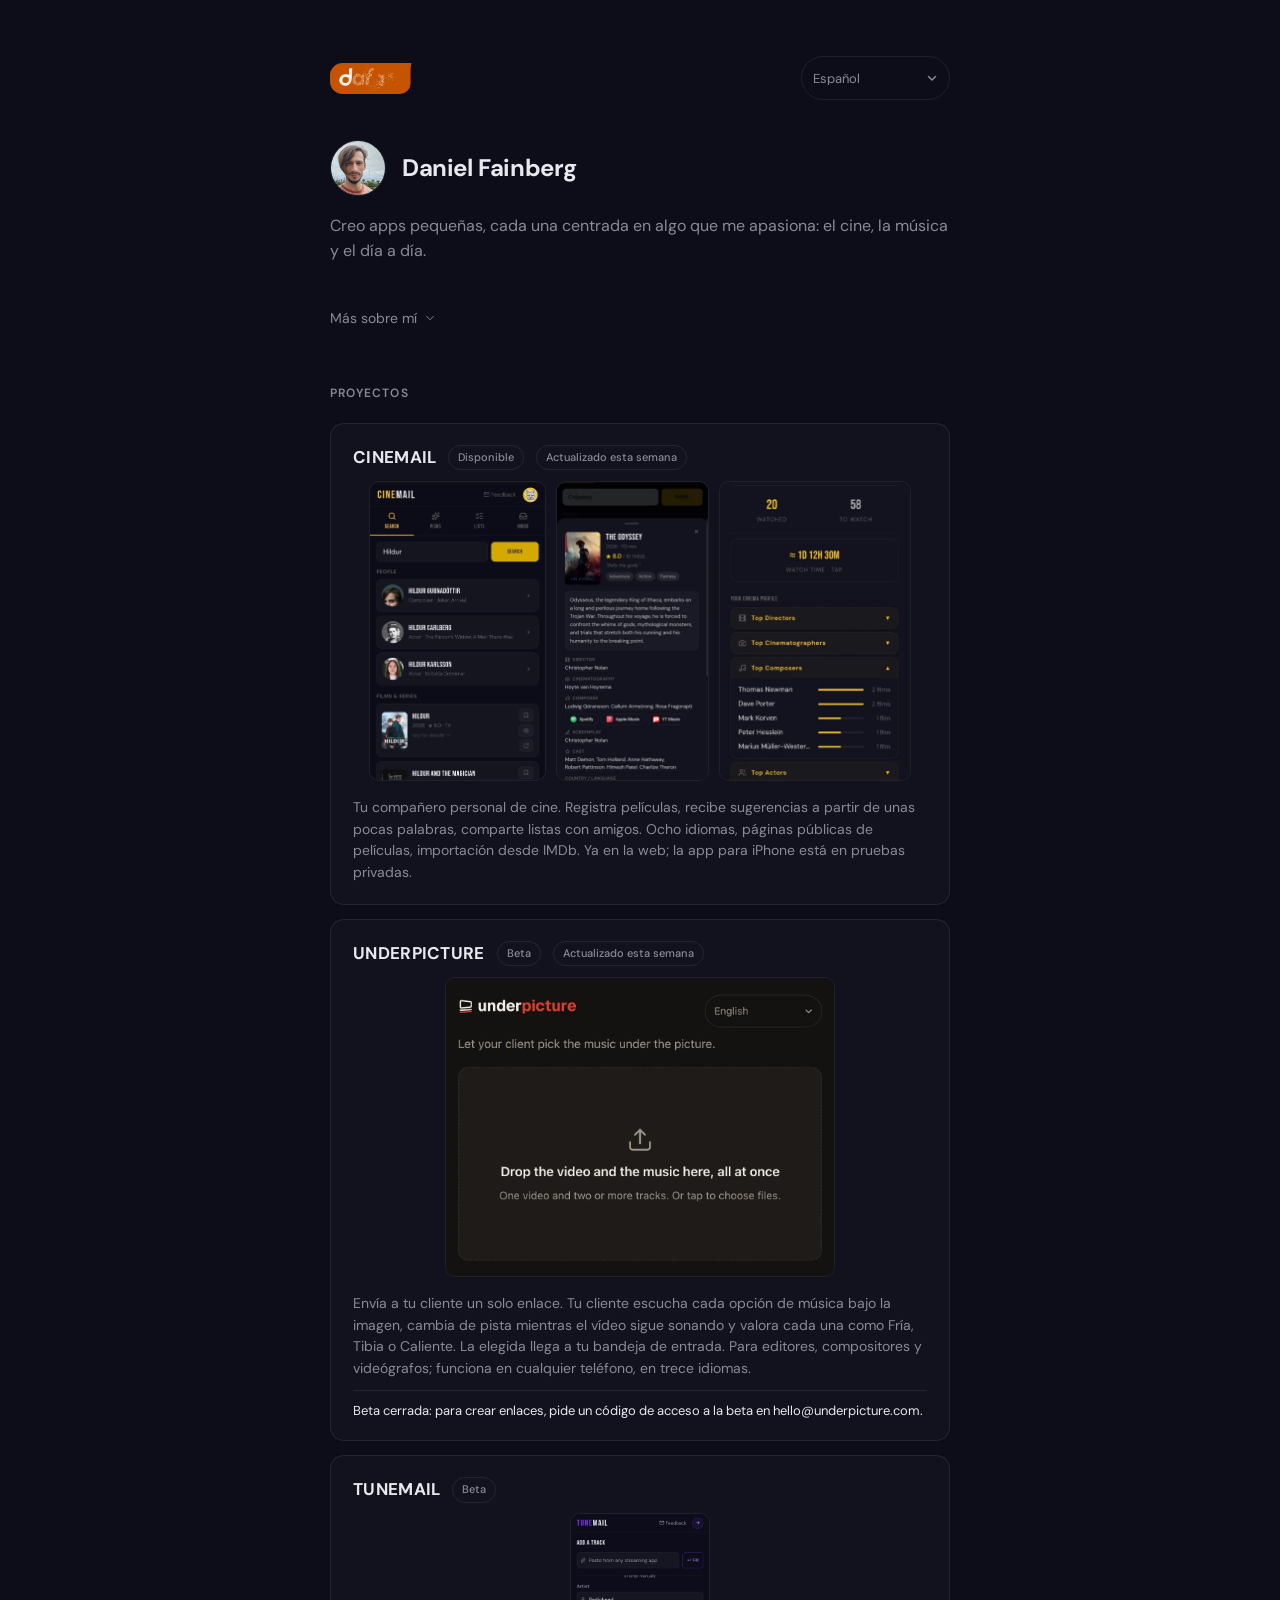
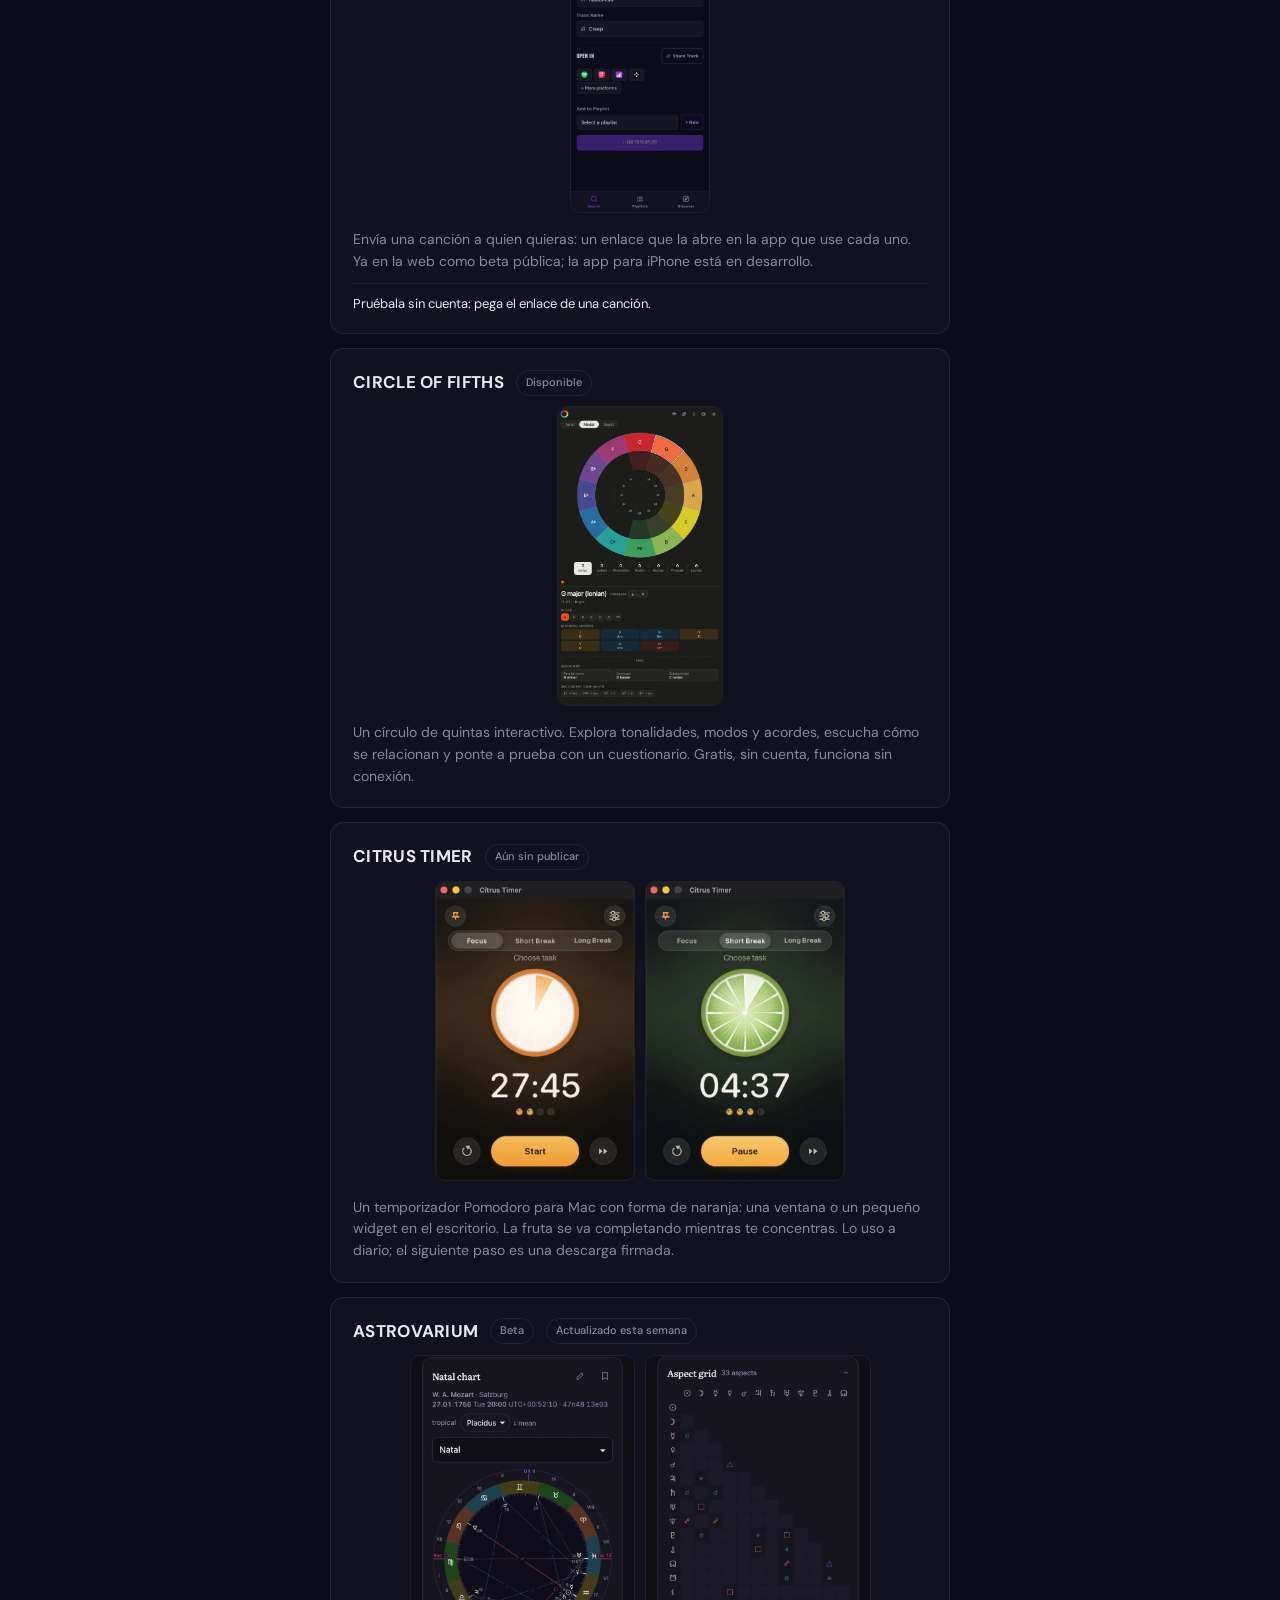
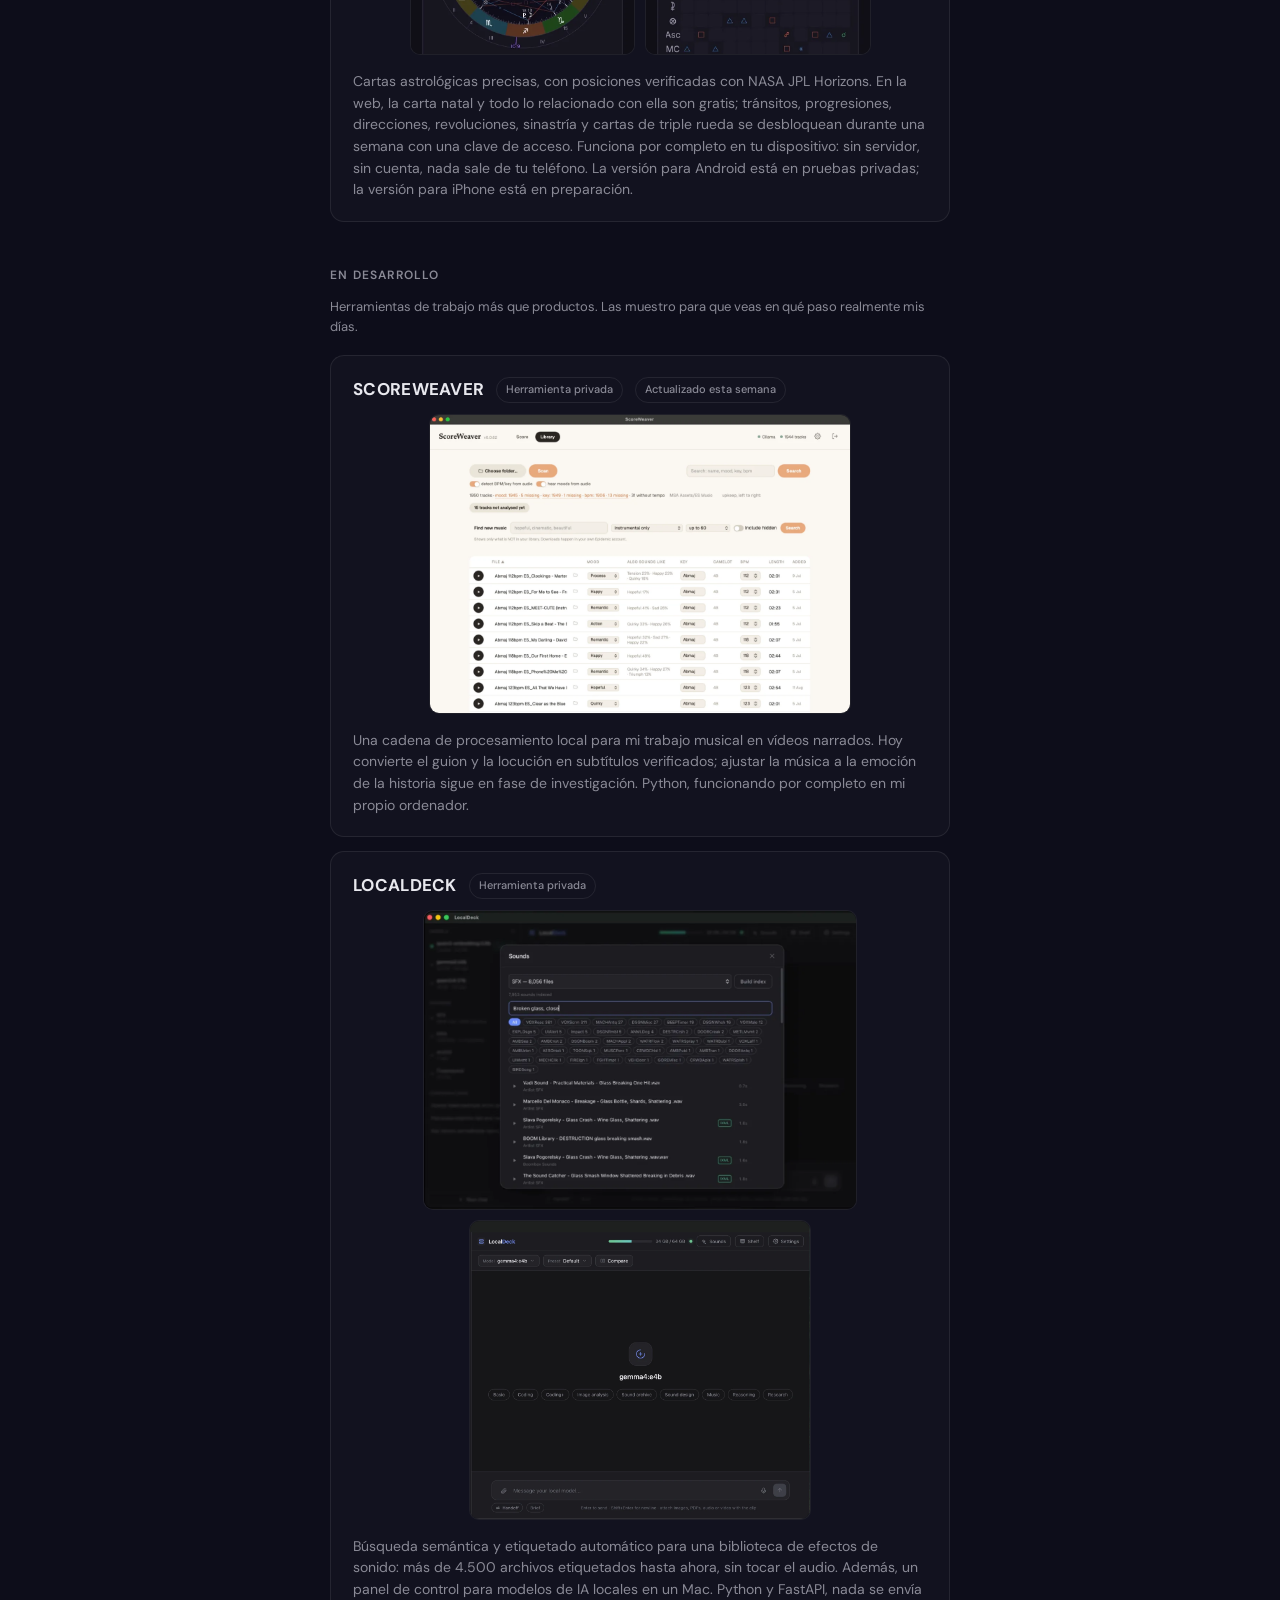
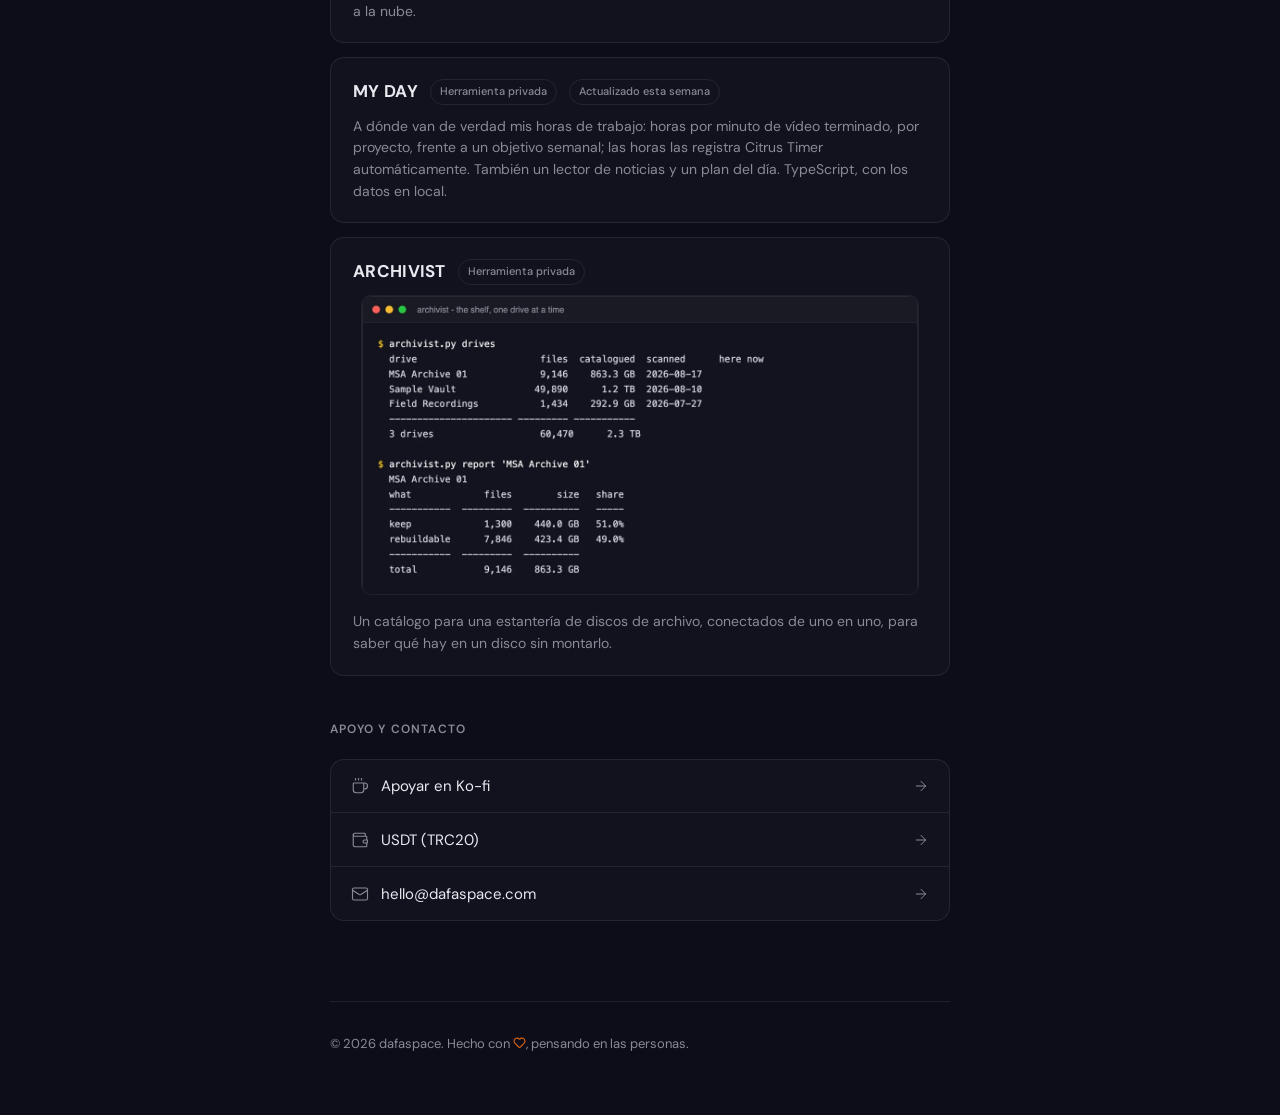
<file: es/index.html>
<!DOCTYPE html>
<html lang="es">
<head>
  <meta charset="UTF-8">
  <base href="../">
  <meta name="viewport" content="width=device-width, initial-scale=1.0">
  <meta name="description" data-t-attr="content:meta.description" content="Daniel Fainberg, desarrollador independiente y artista visual. Apps pequeñas y con un propósito claro bajo el nombre dafaspace.">
  <meta property="og:title" data-t-attr="content:meta.title" content="dafaspace - Daniel Fainberg">
  <meta property="og:description" data-t-attr="content:meta.ogDescription" content="Apps pequeñas y con un propósito claro, de un desarrollador independiente. Cine, teoría musical, astrología y herramientas para músicos.">
  <meta property="og:type" content="website">
  <meta property="og:url" content="https://dafaspace.com/es/">
  <meta property="og:site_name" content="dafaspace">
  <meta property="og:locale" content="es_ES">
  <meta property="og:image" content="https://dafaspace.com/og-image.png">
  <meta property="og:image:width" content="1200">
  <meta property="og:image:height" content="630">
  <meta property="og:image:alt" content="dafaspace">
  <meta name="twitter:card" content="summary_large_image">
  <meta name="theme-color" content="#0d0d1a">
  <title data-t="meta.title">dafaspace - Daniel Fainberg</title>
  <link rel="icon" href="logo-mark.svg" type="image/svg+xml">
  <link rel="icon" href="favicon-32.png" type="image/png" sizes="32x32">
  <link rel="apple-touch-icon" href="apple-touch-icon.png">

  <link rel="preconnect" href="https://fonts.googleapis.com">
  <link rel="preconnect" href="https://fonts.gstatic.com" crossorigin>
  <link href="https://fonts.googleapis.com/css2?family=DM+Sans:wght@400;500;600;700&display=swap" rel="stylesheet">
  <!-- Japanese glyphs (Noto Sans JP, 120 slices) load only for a Japanese page or a Japanese browser,
       whose language offer on / is written in Japanese. Every other page downloads nothing of it. -->
  <script>
    if (document.documentElement.lang === 'ja' || (navigator.languages || [navigator.language]).some(l => /^ja\b/i.test(l || ''))) {
      document.write('<link rel="stylesheet" href="fonts/ja.css">');
    }
  </script>

  <style>
    /* Script partners for DM Sans, which has no Cyrillic, Georgian, Hebrew or Japanese (Tastebook,
       approved by Dafa 3 Nov 2026, the same in Cinemail and Tunemail). Only the non-Latin files are
       self-hosted, each with its unicode-range, so an English page downloads none of them.
       Licences: fonts/OFL-*.txt. */
    @font-face {
      font-family: 'Geist';
      font-style: normal;
      font-weight: 400 700;
      font-display: swap;
      src: url(fonts/geist-cyrillic-ext-400-700.woff2) format('woff2');
      unicode-range: U+0460-052F, U+1C80-1C8A, U+20B4, U+2DE0-2DFF, U+A640-A69F, U+FE2E-FE2F;
    }
    @font-face {
      font-family: 'Geist';
      font-style: normal;
      font-weight: 400 700;
      font-display: swap;
      src: url(fonts/geist-cyrillic-400-700.woff2) format('woff2');
      unicode-range: U+0301, U+0400-045F, U+0490-0491, U+04B0-04B1, U+2116;
    }
    @font-face {
      font-family: 'Noto Sans Georgian';
      font-style: normal;
      font-weight: 400 700;
      font-stretch: 62.5% 100%;
      font-display: swap;
      src: url(fonts/noto-sans-georgian-georgian-400-700.woff2) format('woff2');
      unicode-range: U+0589, U+10A0-10FF, U+1C90-1CBA, U+1CBD-1CBF, U+205A, U+2D00-2D2F, U+2E31;
    }
    @font-face {
      font-family: 'IBM Plex Sans Hebrew';
      font-style: normal;
      font-weight: 400;
      font-display: swap;
      src: url(fonts/ibm-plex-sans-hebrew-hebrew-400.woff2) format('woff2');
      unicode-range: U+0307-0308, U+0590-05FF, U+200C-2010, U+20AA, U+25CC, U+FB1D-FB4F;
    }
    @font-face {
      font-family: 'IBM Plex Sans Hebrew';
      font-style: normal;
      font-weight: 700;
      font-display: swap;
      src: url(fonts/ibm-plex-sans-hebrew-hebrew-700.woff2) format('woff2');
      unicode-range: U+0307-0308, U+0590-05FF, U+200C-2010, U+20AA, U+25CC, U+FB1D-FB4F;
    }
    @font-face {
      font-family: 'Noto Sans Arabic';
      font-style: normal;
      font-weight: 400;
      font-display: swap;
      src: url(fonts/noto-sans-arabic-arabic-400.woff2) format('woff2');
      unicode-range: U+0600-06FF, U+0750-077F, U+0870-0891, U+0897-08E1, U+08E3-08FF, U+200C-200E, U+2010-2011, U+204F, U+2E41, U+FB50-FDFF, U+FE70-FE74, U+FE76-FEFC, U+102E0-102FB, U+10E60-10E7E, U+10EC2-10EC7, U+10EC9-10EEE, U+10EF0-10EFF, U+1EE00-1EEFF;
    }
    @font-face {
      font-family: 'Noto Sans Arabic';
      font-style: normal;
      font-weight: 700;
      font-display: swap;
      src: url(fonts/noto-sans-arabic-arabic-700.woff2) format('woff2');
      unicode-range: U+0600-06FF, U+0750-077F, U+0870-0891, U+0897-08E1, U+08E3-08FF, U+200C-200E, U+2010-2011, U+204F, U+2E41, U+FB50-FDFF, U+FE70-FE74, U+FE76-FEFC, U+102E0-102FB, U+10E60-10E7E, U+10EC2-10EC7, U+10EC9-10EEE, U+10EF0-10EFF, U+1EE00-1EEFF;
    }

    *, *::before, *::after { box-sizing: border-box; margin: 0; padding: 0; }

    :root {
      color-scheme: dark;
      --bg: #0d0d1a;
      --text: #e8e8ee;
      --muted: #8a8a96;
      --accent: #D96512;
      --border: rgba(255,255,255,0.08);
      --card: rgba(255,255,255,0.025);
      --card-hover: rgba(255,255,255,0.045);
    }

    html, body {
      background: var(--bg);
      color: var(--text);
      font-family: 'DM Sans', 'Geist', 'Noto Sans Georgian', 'IBM Plex Sans Hebrew', 'Noto Sans Arabic', 'Noto Sans JP', system-ui, -apple-system, BlinkMacSystemFont, sans-serif;
      font-size: 16px;
      line-height: 1.6;
      -webkit-font-smoothing: antialiased;
      -moz-osx-font-smoothing: grayscale;
    }

    body {
      min-height: 100vh;
      display: flex;
      flex-direction: column;
      align-items: center;
      padding: 56px 24px 60px;
    }

    header, main, footer {
      width: 100%;
      max-width: 620px;
    }

    /* Header */
    .logo {
      font-size: 14px;
      font-weight: 600;
      letter-spacing: 0.5px;
      color: var(--text);
      margin-bottom: 40px;
      display: inline-flex;
      align-items: center;
      gap: 8px;
    }
    .logo-dot {
      width: 8px;
      height: 8px;
      border-radius: 50%;
      background: var(--accent);
      display: inline-block;
    }


    /* Header row: the logo, and the language pill when the site has more than one language.
       The pill is Underpicture's (app/index.html, .lang-slot / select.lang), lifted whole:
       a native select, so a phone opens its own picker, with the chevron drawn here because
       the browser's own arrow cannot be placed. */
    .top { display: flex; align-items: center; justify-content: space-between; gap: 16px; margin-bottom: 40px; }
    .top .logo { margin-bottom: 0; }
    .lang-slot { position: relative; display: inline-flex; }
    .lang-slot[hidden] { display: none; }
    .lang-slot::after { content: ""; position: absolute; inset-inline-end: 12px; top: 50%; width: 12px; height: 12px;
      transform: translateY(-50%); pointer-events: none; background: var(--muted);
      -webkit-mask: url("data:image/svg+xml,%3Csvg xmlns='http://www.w3.org/2000/svg' viewBox='0 0 12 12'%3E%3Cpath d='M2.5 4.5 6 8l3.5-3.5' fill='none' stroke='black' stroke-width='1.5' stroke-linecap='round' stroke-linejoin='round'/%3E%3C/svg%3E") center / contain no-repeat;
              mask: url("data:image/svg+xml,%3Csvg xmlns='http://www.w3.org/2000/svg' viewBox='0 0 12 12'%3E%3Cpath d='M2.5 4.5 6 8l3.5-3.5' fill='none' stroke='black' stroke-width='1.5' stroke-linecap='round' stroke-linejoin='round'/%3E%3C/svg%3E") center / contain no-repeat; }
    select.lang { font: inherit; font-size: 13px; color: var(--muted); background: transparent; border: 1px solid var(--border);
      border-radius: 999px; padding-block: .5em; padding-inline: .9em 2.2em; min-height: 44px; max-width: 12em; cursor: pointer;
      -webkit-appearance: none; appearance: none; -webkit-tap-highlight-color: transparent; }
    select.lang:hover { color: var(--text); }
    /* The browser shapes every language name in the pill, so with the full stack each page would fetch
       every partner file just for them. The pill carries only the partner of the page's own language;
       the other names fall to the system font, and the open list is drawn by the system anyway. */
    select.lang { font-family: 'DM Sans', system-ui, sans-serif; line-height: 1; }
    :lang(ru) select.lang, :lang(uk) select.lang { font-family: 'DM Sans', 'Geist', system-ui, sans-serif; }
    :lang(ka) select.lang { font-family: 'DM Sans', 'Noto Sans Georgian', system-ui, sans-serif; }
    :lang(he) select.lang { font-family: 'DM Sans', 'IBM Plex Sans Hebrew', system-ui, sans-serif; }
    :lang(ar) select.lang { font-family: 'DM Sans', 'Noto Sans Arabic', system-ui, sans-serif; }
    :lang(ja) select.lang { font-family: 'DM Sans', 'Noto Sans JP', system-ui, sans-serif; }

    /* The language offer, on "/" only: a quiet line in the reader's own language, never a redirect */
    .lang-offer { display: flex; align-items: center; gap: 12px; margin: -20px 0 28px;
      font-size: 14px; color: var(--muted); line-height: 1.4; }
    .lang-offer-text { flex: 0 1 auto; min-width: 0; }
    .lang-offer[hidden] { display: none; }
    .lang-offer button {
      display: inline-flex; align-items: center; justify-content: center;
      font: inherit; line-height: 1; min-height: 44px; padding: 0 .6em;
      background: none; border: 0; color: var(--text); cursor: pointer;
      -webkit-appearance: none; appearance: none; -webkit-tap-highlight-color: transparent;
      text-box: trim-both cap alphabetic;
    }
    .lang-offer .lang-offer-go { flex: none; padding: 0; text-decoration: underline; text-decoration-color: rgba(255,255,255,0.25);
      text-decoration-thickness: 1px; text-underline-offset: 5px; }
    .lang-offer .lang-offer-close { flex: none; color: var(--muted); min-width: 44px; margin-inline-start: auto; }

    /* Japanese: no line may open with a small kana or a closing mark */
    :lang(ja) { line-break: strict; }

    /* Hero */
    .hero {
      display: flex;
      align-items: center;
      gap: 16px;
      margin-bottom: 18px;
    }
    .avatar {
      width: 56px;
      height: 56px;
      border-radius: 50%;
      object-fit: cover;
      border: 1px solid var(--border);
      flex-shrink: 0;
    }
    h1 {
      font-size: 24px;
      font-weight: 700;
      letter-spacing: -0.4px;
      line-height: 1.2;
    }
    .tagline {
      font-size: 16px;
      color: var(--muted);
      margin-bottom: 32px;
      line-height: 1.55;
    }

    /* About paragraphs */
    .bio p {
      font-size: 15px;
      color: var(--text);
      margin-bottom: 12px;
      line-height: 1.65;
    }
    .bio p:last-child { margin-bottom: 0; }
    .bio a {
      color: var(--text);
      text-decoration: none;
      border-bottom: 1px solid var(--border);
      transition: border-color 0.15s ease;
    }
    .bio a:hover { border-color: var(--accent); }
    /* The rest of the bio folds away, so the first projects fit on a phone screen */
    .bio details { margin-top: 4px; }
    .bio summary {
      display: inline-flex;
      align-items: center;
      gap: 6px;
      min-height: 44px;
      font-size: 14px;
      line-height: 1;
      text-box: trim-both cap alphabetic;
      color: var(--muted);
      cursor: pointer;
      list-style: none;
      -webkit-tap-highlight-color: transparent;
    }
    .bio summary::-webkit-details-marker { display: none; }
    .bio summary:hover { color: var(--text); }
    .bio summary svg { transition: transform 0.2s ease; }
    .bio details[open] summary svg { transform: rotate(180deg); }
    .bio details[open] summary { margin-bottom: 8px; }
    .bio summary .less, .bio details[open] summary .more { display: none; }
    .bio details[open] summary .less { display: inline; }

    /* Section */
    section { margin-top: 44px; }
    h2 {
      font-size: 12px;
      font-weight: 600;
      letter-spacing: 1.2px;
      text-transform: uppercase;
      color: var(--muted);
      margin-bottom: 20px;
    }
    /* Headings in the script partners: bold, and Georgian on its condensed width (family rule). */
    :lang(ka) h2, :lang(he) h2, :lang(ja) h2 { font-weight: 700; }
    :lang(ka) h2 { font-stretch: 62.5%; }
    /* Arabic letters join: tracking breaks the joins, and the script has no capitals */
    :lang(ar) h2 { font-weight: 700; letter-spacing: 0; text-transform: none; }

    /* Project card */
    .project {
      /* Flex column so the name can be read before the picture, without
         reordering the markup. */
      display: flex;
      flex-direction: column;
      padding: 20px 22px;
      background: var(--card);
      border: 1px solid var(--border);
      border-radius: 14px;
      text-decoration: none;
      color: var(--text);
      transition: background 0.2s ease, transform 0.2s ease;
      margin-bottom: 14px;
    }
    .project:hover {
      background: var(--card-hover);
      transform: translateY(-1px);
    }
    .project-head {
      display: flex;
      flex-wrap: wrap;                  /* a translated badge can be twice as long as the English */
      align-items: center;
      gap: 8px 12px;
      margin-bottom: 10px;
    }
    .project-logo {
      font-size: 17px;
      line-height: 1.6;
      font-weight: 700;
      letter-spacing: 0.3px;
    }
    .project-logo, .project-logo span { color: var(--text); }
    .project-status {
      white-space: nowrap;
      font-size: 11px;
      color: var(--muted);
      padding: 3px 9px;
      border: 1px solid var(--border);
      border-radius: 100px;
      font-weight: 500;
    }
    .project-desc {
      font-size: 14px;
      color: var(--muted);
      line-height: 1.55;
    }
    .project-note {
      font-size: 13px;
      color: var(--text);
      margin-top: 10px;
      padding-top: 10px;
      border-top: 1px solid var(--border);
      line-height: 1.5;
    }
    /* Non-clickable card, for work with nothing public to link to yet */
    .project--static { cursor: default; }
    .project--static:hover { background: var(--card); transform: none; }

    /* Reading order inside a card: name first, then the picture, then the
       words. Set here rather than in the markup so the source stays plain. */
    .project-head  { order: 1; }
    .project-shot,
    .project-shots,
    .project > a   { order: 2; }
    .project-desc  { order: 3; }
    .project-note  { order: 4; }

    /* Screenshot. Height-capped so a card stays scannable: nine full-height
       captures made the page a very long scroll. Shown whole, never cropped -
       cropping cut off the parts of an interface that say what the app does. */
    .project-shot {
      display: block;
      width: auto;
      max-width: 100%;
      max-height: 300px;
      height: auto;
      border-radius: 10px;
      border: 1px solid var(--border);
      margin: 0 auto 16px;
      background: rgba(0,0,0,0.25);
      object-fit: contain;
    }
    .project > a { text-decoration: none; }

    /* Frames that only make sense together, in one row. */
    .project-shots {
      display: flex;
      gap: 10px;
      justify-content: center;
      align-items: flex-start;
      margin-bottom: 16px;
    }
    .project-shots .project-shot {
      margin: 0;
      min-width: 0;
      max-height: 300px;
    }
    /* Stacked frames, for wide captures that would be unreadable side by side. */
    .project-shots--stack { flex-direction: column; align-items: center; }
    .section-note {
      font-size: 13px;
      color: var(--muted);
      margin: -8px 0 18px;
      line-height: 1.55;
    }

    /* Freshness badge. Hidden by default; the weekly script turns on only the
       projects that actually moved, by writing selectors into the block below.
       Deliberately NOT a "last updated" date: a finished, stable app would then
       look abandoned, while an absent badge claims nothing at all. */
    .fresh {
      display: none;
      font-size: 11px;
      font-weight: 500;
      color: var(--muted);
      padding: 3px 9px;
      border: 1px solid var(--border);
      border-radius: 100px;
      white-space: nowrap;
    }

    /* Connect / Support links */
    .links {
      display: flex;
      flex-direction: column;
      gap: 1px;
      border: 1px solid var(--border);
      border-radius: 14px;
      overflow: hidden;
      background: var(--card);
    }
    .links a, .links button {
      display: flex;
      align-items: center;
      justify-content: space-between;
      padding: 14px 20px;
      color: var(--text);
      text-decoration: none;
      font-size: 15px;
      transition: background 0.15s ease;
      border-bottom: 1px solid var(--border);
    }
    .links button {
      width: 100%; font: inherit; font-size: 15px; line-height: inherit; text-align: start; cursor: pointer;
      background: none; border-width: 0 0 1px; border-style: solid; border-color: var(--border);
      -webkit-appearance: none; appearance: none; -webkit-tap-highlight-color: transparent;
    }
    .links a:last-child { border-bottom: none; }
    .links a:hover, .links button:hover { background: var(--card-hover); }
    .links .label { display: flex; align-items: center; gap: 12px; }
    .links .label-icon {
      width: 18px; height: 18px;
      display: inline-flex;
      align-items: center; justify-content: center;
      color: var(--muted);
    }
    .links .arrow {
      display: inline-flex;
      color: var(--muted);
      transition: transform 0.15s ease, color 0.15s ease;
    }
    .links a:hover .arrow, .links button:hover .arrow { transform: translateX(2px); color: var(--text); }
    /* Right to left, the arrow points the way the row reads */
    [dir="rtl"] .links .arrow { transform: scaleX(-1); }
    [dir="rtl"] .links a:hover .arrow, [dir="rtl"] .links button:hover .arrow { transform: scaleX(-1) translateX(2px); }
    .visually-hidden { position: absolute; width: 1px; height: 1px; margin: -1px; overflow: hidden; clip-path: inset(50%); white-space: nowrap; }

    /* Footer */
    footer {
      margin-top: 80px;
      padding-top: 32px;
      border-top: 1px solid var(--border);
      font-size: 13px;
      color: var(--muted);
      line-height: 1.6;
    }
    footer .heart { display: inline-block; width: 13px; height: 13px; vertical-align: -1px; background: var(--accent);
      -webkit-mask: url("data:image/svg+xml,%3Csvg xmlns='http://www.w3.org/2000/svg' viewBox='0 0 24 24'%3E%3Cpath d='M2 9.5a5.5 5.5 0 0 1 9.591-3.676.56.56 0 0 0 .818 0A5.49 5.49 0 0 1 22 9.5c0 2.29-1.5 4-3 5.5l-5.492 5.313a2 2 0 0 1-3 0L5 15c-1.5-1.5-3-3.2-3-5.5' fill='none' stroke='black' stroke-width='2' stroke-linecap='round' stroke-linejoin='round'/%3E%3C/svg%3E") center / contain no-repeat;
              mask: url("data:image/svg+xml,%3Csvg xmlns='http://www.w3.org/2000/svg' viewBox='0 0 24 24'%3E%3Cpath d='M2 9.5a5.5 5.5 0 0 1 9.591-3.676.56.56 0 0 0 .818 0A5.49 5.49 0 0 1 22 9.5c0 2.29-1.5 4-3 5.5l-5.492 5.313a2 2 0 0 1-3 0L5 15c-1.5-1.5-3-3.2-3-5.5' fill='none' stroke='black' stroke-width='2' stroke-linecap='round' stroke-linejoin='round'/%3E%3C/svg%3E") center / contain no-repeat; }
    footer a { color: var(--muted); text-decoration: none; border-bottom: 1px solid var(--border); }
    footer a:hover { color: var(--text); border-color: var(--text); }

    /* Mobile */
    @media (max-width: 600px) {
      body { padding: 48px 20px 40px; }
      .top { margin-bottom: 44px; }
      .tagline { font-size: 16px; }
      section { margin-top: 44px; }
    }
  </style>

  <!-- Generated from index.html by tools/i18n.mjs. Edit index.html and i18n/es.json, not this file. -->
  <!-- I18N:START - written by tools/i18n.mjs build. Do not hand-edit inside. -->
  <link rel="canonical" href="https://dafaspace.com/es/">
  <link rel="alternate" hreflang="en" href="https://dafaspace.com/">
  <link rel="alternate" hreflang="ru" href="https://dafaspace.com/ru/">
  <link rel="alternate" hreflang="uk" href="https://dafaspace.com/uk/">
  <link rel="alternate" hreflang="ka" href="https://dafaspace.com/ka/">
  <link rel="alternate" hreflang="es" href="https://dafaspace.com/es/">
  <link rel="alternate" hreflang="pt-BR" href="https://dafaspace.com/pt-BR/">
  <link rel="alternate" hreflang="fr" href="https://dafaspace.com/fr/">
  <link rel="alternate" hreflang="de" href="https://dafaspace.com/de/">
  <link rel="alternate" hreflang="it" href="https://dafaspace.com/it/">
  <link rel="alternate" hreflang="tr" href="https://dafaspace.com/tr/">
  <link rel="alternate" hreflang="ja" href="https://dafaspace.com/ja/">
  <link rel="alternate" hreflang="he" href="https://dafaspace.com/he/">
  <link rel="alternate" hreflang="ar" href="https://dafaspace.com/ar/">
  <link rel="alternate" hreflang="x-default" href="https://dafaspace.com/">
  <script>window.SITE_LANGS = [{"code":"en","name":"English","dir":"ltr","path":"/"},{"code":"ru","name":"Русский","dir":"ltr","path":"/ru/","offer":{"text":"Открыть эту страницу на русском?","yes":"Открыть","close":"Закрыть"}},{"code":"uk","name":"Українська","dir":"ltr","path":"/uk/","offer":{"text":"Відкрити цю сторінку українською?","yes":"Відкрити","close":"Закрити"}},{"code":"ka","name":"ქართული","dir":"ltr","path":"/ka/","offer":{"text":"გავხსნა ეს გვერდი ქართულად?","yes":"გახსნა","close":"დახურვა"}},{"code":"es","name":"Español","dir":"ltr","path":"/es/","offer":{"text":"¿Abrir esta página en español?","yes":"Abrir","close":"Cerrar"}},{"code":"pt-BR","name":"Português (Brasil)","dir":"ltr","path":"/pt-BR/","offer":{"text":"Abrir esta página em português?","yes":"Abrir","close":"Fechar"}},{"code":"fr","name":"Français","dir":"ltr","path":"/fr/","offer":{"text":"Ouvrir cette page en français ?","yes":"Ouvrir","close":"Fermer"}},{"code":"de","name":"Deutsch","dir":"ltr","path":"/de/","offer":{"text":"Diese Seite auf Deutsch öffnen?","yes":"Öffnen","close":"Schließen"}},{"code":"it","name":"Italiano","dir":"ltr","path":"/it/","offer":{"text":"Aprire questa pagina in italiano?","yes":"Apri","close":"Chiudi"}},{"code":"tr","name":"Türkçe","dir":"ltr","path":"/tr/","offer":{"text":"Bu sayfa Türkçe açılsın mı?","yes":"Aç","close":"Kapat"}},{"code":"ja","name":"日本語","dir":"ltr","path":"/ja/","offer":{"text":"このページを日本語で開きますか？","yes":"開く","close":"閉じる"}},{"code":"he","name":"עברית","dir":"rtl","path":"/he/","offer":{"text":"לפתוח את הדף הזה בעברית?","yes":"פתיחה","close":"סגירה"}},{"code":"ar","name":"العربية","dir":"rtl","path":"/ar/","offer":{"text":"هل تريد فتح هذه الصفحة بالعربية؟","yes":"فتح","close":"إغلاق"}}]</script>
  <!-- I18N:END -->

  <!-- FRESH:START - written weekly by _portfolio/site-weekly.mjs. Do not hand-edit
       inside; edit the badge style above, or the script, instead. -->
  <style id="fresh-rules">
#p-cinemail .fresh,
#p-underpicture .fresh,
#p-astrotrip .fresh,
#p-scoreweaver .fresh,
#p-myday .fresh { display: inline-flex }
  </style>
  <!-- FRESH:END -->
</head>
<body>
  <header class="top">
    <div class="logo"><span id="logo"></span></div>
    <span class="lang-slot" hidden data-label="Idioma" data-t-attr="data-label:lang.label"></span>
  </header>

  <main>
    <div class="lang-offer" hidden>
      <span class="lang-offer-text" data-t="offer.text">¿Abrir esta página en español?</span>
      <button type="button" class="lang-offer-go" data-t="offer.yes">Abrir</button>
      <button type="button" class="lang-offer-close" aria-label="Cerrar" data-t-attr="aria-label:offer.close"><svg width="14" height="14" viewBox="0 0 24 24" fill="none" stroke="currentColor" stroke-width="1.5" stroke-linecap="round" aria-hidden="true"><path d="M6 6l12 12M18 6L6 18"/></svg></button>
    </div>

    <div class="hero">
      <img class="avatar" src="photo.webp" alt="" width="56" height="56">
      <h1>Daniel Fainberg</h1>
    </div>
    <p class="tagline" data-t="tagline">Creo apps pequeñas, cada una centrada en algo que me apasiona: el cine, la música y el día a día.</p>

    <div class="bio">
      <details>
        <summary><span class="more" data-t="bio.more">Más sobre mí</span><span class="less" data-t="bio.less">Menos</span><svg width="14" height="14" viewBox="0 0 24 24" fill="none" stroke="currentColor" stroke-width="1.5" stroke-linecap="round" stroke-linejoin="round" aria-hidden="true"><path d="M6 9l6 6 6-6"/></svg></summary>
      <p data-t="bio.background">Vengo del mundo visual: fotografía, videografía, videoarte para producciones teatrales. Llevo años observando con curiosidad cómo la imagen, el sonido y el ritmo transmiten la experiencia humana y las emociones.</p>
      <p data-t="bio.youtube">Desde hace cinco años soy diseñador de sonido y editor musical de un canal de YouTube que ha crecido hasta los 27 millones de suscriptores.</p>
      <p data-t="bio.study">Actualmente curso el <strong>MA Professional Media Composition</strong> en la Arts University Bournemouth, donde aprendo a escribir música para cine.</p>
      <p data-t="bio.dafaspace">Bajo el nombre <strong>dafaspace</strong> hago apps que yo mismo querría usar, y de verdad las uso cada día. Me alegra mucho ver que mis apps hacen la vida de alguien un poco más fácil o más alegre. Creo en las personas y en los vínculos humanos auténticos, así que nada me hace más feliz que ver cómo personas afines se encuentran y sucede ese pequeño milagro de la interacción real.</p>
      <p data-t="bio.contact">¿Preguntas sobre las apps o una idea para trabajar juntos? Escribe a <a href="mailto:hello@dafaspace.com">hello@dafaspace.com</a>. Leo todos los mensajes.</p>
      </details>
    </div>

    <section>
      <h2 data-t="sec.projects">Proyectos</h2>

      <a id="p-cinemail" class="project" aria-labelledby="n-cinemail s-cinemail" href="https://cinemail.app" target="_blank" rel="noopener">
        <div class="project-shots">
          <img class="project-shot" data-t-attr="alt:cinemail.shot1" src="shots/cinemail1.webp" alt="Búsqueda de Hildur en Cinemail: entre las personas aparece primero la compositora Hildur Gudnadottir, seguida de películas y series relacionadas" fetchpriority="high" width="706" height="1200">
          <img class="project-shot" data-t-attr="alt:cinemail.shot2" src="shots/cinemail.webp" alt="Ficha de una película en Cinemail con el póster, la puntuación, la sinopsis, el director, el director de fotografía y los compositores, con enlaces a la banda sonora en Spotify, Apple Music y YouTube Music" width="608" height="1200">
          <img class="project-shot" data-t-attr="alt:cinemail.shot3" src="shots/cinemail2.webp" alt="Un perfil de visionado en Cinemail: películas vistas y pendientes, tiempo total de visionado y un ranking de los compositores que el usuario más ha escuchado" width="765" height="1200">
        </div>
        <div class="project-head">
          <h3 class="project-logo" id="n-cinemail"><span>CINE</span>MAIL</h3>
          <div class="project-status" id="s-cinemail" data-t="status.live">Disponible</div>
          <div class="fresh" data-t="badge.fresh">Actualizado esta semana</div>
        </div>
        <div class="project-desc" data-t="cinemail.desc">Tu compañero personal de cine. Registra películas, recibe sugerencias a partir de unas pocas palabras, comparte listas con amigos. Ocho idiomas, páginas públicas de películas, importación desde IMDb. Ya en la web; la app para iPhone está en pruebas privadas.</div>
      </a>

      <a id="p-underpicture" class="project" aria-labelledby="n-underpicture s-underpicture" href="https://underpicture.com" target="_blank" rel="noopener">
        <img class="project-shot" data-t-attr="alt:underpicture.shot1" src="shots/underpicture.webp" alt="La pantalla de inicio de Underpicture: suelta a la vez un vídeo y dos o más pistas de música para crear un enlace para el cliente" loading="lazy" width="1040" height="800">
        <div class="project-head">
          <h3 class="project-logo" id="n-underpicture"><span>UNDER</span>PICTURE</h3>
          <div class="project-status" id="s-underpicture" data-t="status.beta">Beta</div>
          <div class="fresh" data-t="badge.fresh">Actualizado esta semana</div>
        </div>
        <div class="project-desc" data-t="underpicture.desc">Envía a tu cliente un solo enlace. Tu cliente escucha cada opción de música bajo la imagen, cambia de pista mientras el vídeo sigue sonando y valora cada una como Fría, Tibia o Caliente. La elegida llega a tu bandeja de entrada. Para editores, compositores y videógrafos; funciona en cualquier teléfono, en trece idiomas.</div>
        <div class="project-note" data-t="underpicture.note">Beta cerrada: para crear enlaces, pide un código de acceso a la beta en hello@underpicture.com.</div>
      </a>

      <a id="p-tunemail" class="project" aria-labelledby="n-tunemail s-tunemail" href="https://tunemail.app" target="_blank" rel="noopener">
        <img class="project-shot" data-t-attr="alt:tunemail.shot1" src="shots/tunemail.webp" alt="Tunemail en un teléfono: un enlace de Spotify pegado se reconoce como Radiohead, Creep, con botones para abrir la misma canción en Spotify, Apple Music, Deezer y Tidal" loading="lazy" width="780" height="1688">
        <div class="project-head">
          <h3 class="project-logo" id="n-tunemail"><span>TUNE</span>MAIL</h3>
          <div class="project-status" id="s-tunemail" data-t="status.beta">Beta</div>
          <div class="fresh" data-t="badge.fresh">Actualizado esta semana</div>
        </div>
        <div class="project-desc" data-t="tunemail.desc">Envía una canción a quien quieras: un enlace que la abre en la app que use cada uno. Ya en la web como beta pública; la app para iPhone está en desarrollo.</div>
        <div class="project-note" data-t="tunemail.note">Pruébala sin cuenta: pega el enlace de una canción.</div>
      </a>

      <a id="p-fifths" class="project" aria-labelledby="n-fifths s-fifths" href="https://dafaspace.github.io/fifths/" target="_blank" rel="noopener">
        <img class="project-shot" data-t-attr="alt:fifths.shot1" src="shots/fifths.webp" alt="La interfaz de Another Circle Of Fifths en la vista de modos: una rueda de tonalidades en color, los siete modos de sol y la escala, los acordes diatónicos y las dominantes secundarias de sol jónico" loading="lazy" width="538" height="981">
        <div class="project-head">
          <h3 class="project-logo" id="n-fifths"><span>CIRCLE</span> OF FIFTHS</h3>
          <div class="project-status" id="s-fifths" data-t="status.live">Disponible</div>
          <div class="fresh" data-t="badge.fresh">Actualizado esta semana</div>
        </div>
        <div class="project-desc" data-t="fifths.desc">Un círculo de quintas interactivo. Explora tonalidades, modos y acordes, escucha cómo se relacionan y ponte a prueba con un cuestionario. Gratis, sin cuenta, funciona sin conexión.</div>
      </a>

      <div id="p-citrus" class="project project--static">
        <div class="project-shots">
          <img class="project-shot" data-t-attr="alt:citrus.shot1" src="shots/citrus-focus.webp" alt="Citrus Timer en modo Focus: una rodaja de naranja que se llena en el sentido de las agujas del reloj, quedan 27 minutos y 45 segundos" loading="lazy" width="597" height="900">
          <img class="project-shot" data-t-attr="alt:citrus.shot2" src="shots/citrus-break.webp" alt="Citrus Timer en una pausa corta: la fruta se ha convertido en una lima verde, quedan 4 minutos y 37 segundos" loading="lazy" width="597" height="900">
        </div>
        <div class="project-head">
          <h3 class="project-logo"><span>CITRUS</span> TIMER</h3>
          <div class="project-status" data-t="status.notReleased">Aún sin publicar</div>
          <div class="fresh" data-t="badge.fresh">Actualizado esta semana</div>
        </div>
        <div class="project-desc" data-t="citrus.desc">Un temporizador Pomodoro para Mac con forma de naranja: una ventana o un pequeño widget en el escritorio. La fruta se va completando mientras te concentras. Lo uso a diario; el siguiente paso es una descarga firmada.</div>
      </div>


      <a id="p-astrotrip" class="project" aria-labelledby="n-astrotrip s-astrotrip" href="https://astrovarium.com/" target="_blank" rel="noopener">
        <div class="project-shots">
          <img class="project-shot" data-t-attr="alt:astrotrip.shot1" src="shots/astrovarium-natal.webp" alt="Una carta natal en Astrovarium con el sistema de casas Placidus: el anillo zodiacal, las cúspides de las casas, las posiciones planetarias y las líneas de aspectos" loading="lazy" width="675" height="900">
          <img class="project-shot" data-t-attr="alt:astrotrip.shot2" src="shots/astrovarium-aspects.webp" alt="La cuadrícula de aspectos de la misma carta: todos los aspectos entre planetas, nodos, Lilith, la Parte de la Fortuna y los ángulos, con el orbe a un toque." loading="lazy" width="675" height="900">
        </div>
        <div class="project-head">
          <h3 class="project-logo" id="n-astrotrip"><span>ASTRO</span>VARIUM</h3>
          <div class="project-status" id="s-astrotrip" data-t="status.beta">Beta</div>
          <div class="fresh" data-t="badge.fresh">Actualizado esta semana</div>
        </div>
        <div class="project-desc" data-t="astrotrip.desc">Cartas astrológicas precisas, con posiciones verificadas con NASA JPL Horizons. En la web, la carta natal y todo lo relacionado con ella son gratis; tránsitos, progresiones, direcciones, revoluciones, sinastría y cartas de triple rueda se desbloquean durante una semana con una clave de acceso. Funciona por completo en tu dispositivo: sin servidor, sin cuenta, nada sale de tu teléfono. La versión para Android está en pruebas privadas; la versión para iPhone está en preparación.</div>
      </a>


    </section>

    <section>
      <h2 data-t="sec.dev">En desarrollo</h2>
      <p class="section-note" data-t="sec.devNote">Herramientas de trabajo más que productos. Las muestro para que veas en qué paso realmente mis días.</p>

      <div id="p-scoreweaver" class="project project--static">
        <a href="shots/scoreweaver.png" target="_blank" rel="noopener" title="Abrir a tamaño completo" data-t-attr="title:common.openFull">
          <img class="project-shot" data-t-attr="alt:scoreweaver.shot1" src="shots/scoreweaver.webp" alt="La biblioteca de ScoreWeaver: 1.950 pistas analizadas en una tabla con el estado de ánimo detectado, lecturas alternativas con porcentajes de confianza, tonalidad, código Camelot, BPM y duración" loading="lazy" width="1200" height="850">
        </a>
        <div class="project-head">
          <h3 class="project-logo"><span>SCORE</span>WEAVER</h3>
          <div class="project-status" data-t="status.private">Herramienta privada</div>
          <div class="fresh" data-t="badge.fresh">Actualizado esta semana</div>
        </div>
        <div class="project-desc" data-t="scoreweaver.desc">Una cadena de procesamiento local para mi trabajo musical en vídeos narrados. Hoy convierte el guion y la locución en subtítulos verificados; ajustar la música a la emoción de la historia sigue en fase de investigación. Python, funcionando por completo en mi propio ordenador.</div>
      </div>

      <div id="p-localdeck" class="project project--static">
        <div class="project-shots project-shots--stack">
          <a href="shots/localdeck2.jpg" target="_blank" rel="noopener" title="Abrir a tamaño completo" data-t-attr="title:common.openFull">
            <img class="project-shot" data-t-attr="alt:localdeck.shot1" src="shots/localdeck2.webp" alt="Búsqueda en una biblioteca de efectos de sonido en LocalDeck describiendo el sonido: la frase broken glass, close devuelve archivos coincidentes de entre 7.953 indexados, agrupados por categoría" loading="lazy" width="1200" height="827">
          </a>
          <a href="shots/localdeck.png" target="_blank" rel="noopener" title="Abrir a tamaño completo" data-t-attr="title:common.openFull">
            <img class="project-shot" data-t-attr="alt:localdeck.shot2" src="shots/localdeck.webp" alt="LocalDeck: un modelo local cargado con el uso de memoria a la vista y modos predefinidos para archivo de sonido, diseño sonoro, música, razonamiento e investigación" loading="lazy" width="1200" height="1050">
          </a>
        </div>
        <div class="project-head">
          <h3 class="project-logo"><span>LOCAL</span>DECK</h3>
          <div class="project-status" data-t="status.private">Herramienta privada</div>
          <div class="fresh" data-t="badge.fresh">Actualizado esta semana</div>
        </div>
        <div class="project-desc" data-t="localdeck.desc">Búsqueda semántica y etiquetado automático para una biblioteca de efectos de sonido: más de 4.500 archivos etiquetados hasta ahora, sin tocar el audio. Además, un panel de control para modelos de IA locales en un Mac. Python y FastAPI, nada se envía a la nube.</div>
      </div>

      <div id="p-myday" class="project project--static">
        <div class="project-head">
          <h3 class="project-logo"><span>MY</span> DAY</h3>
          <div class="project-status" data-t="status.private">Herramienta privada</div>
          <div class="fresh" data-t="badge.fresh">Actualizado esta semana</div>
        </div>
        <div class="project-desc" data-t="myday.desc">A dónde van de verdad mis horas de trabajo: horas por minuto de vídeo terminado, por proyecto, frente a un objetivo semanal; las horas las registra Citrus Timer automáticamente. También un lector de noticias y un plan del día. TypeScript, con los datos en local.</div>
      </div>

      <div id="p-archivist" class="project project--static">
        <a href="shots/archivist.png" target="_blank" rel="noopener" title="Abrir a tamaño completo" data-t-attr="title:common.openFull">
          <img class="project-shot" data-t-attr="alt:archivist.shot1" src="shots/archivist.webp" alt="Archivist en una terminal: una lista de discos catalogados con número de archivos y tamaños, y un informe por disco que separa el contenido en lo que hay que conservar y lo que se puede regenerar" loading="lazy" width="1200" height="643">
        </a>
        <div class="project-head">
          <h3 class="project-logo"><span>ARCHIV</span>IST</h3>
          <div class="project-status" data-t="status.private">Herramienta privada</div>
          <div class="fresh" data-t="badge.fresh">Actualizado esta semana</div>
        </div>
        <div class="project-desc" data-t="archivist.desc">Un catálogo para una estantería de discos de archivo, conectados de uno en uno, para saber qué hay en un disco sin montarlo.</div>
      </div>
    </section>

    <section>
      <h2 data-t="sec.support">Apoyo y contacto</h2>
      <div class="links">
        <a href="https://ko-fi.com/dafaspace" target="_blank" rel="noopener">
          <span class="label">
            <span class="label-icon"><svg width="18" height="18" viewBox="0 0 24 24" fill="none" stroke="currentColor" stroke-width="1.5" stroke-linecap="round" stroke-linejoin="round" aria-hidden="true"><path d="M10 2v2"/><path d="M14 2v2"/><path d="M16 8a1 1 0 0 1 1 1v8a4 4 0 0 1-4 4H7a4 4 0 0 1-4-4V9a1 1 0 0 1 1-1h14a4 4 0 1 1 0 8h-1"/><path d="M6 2v2"/></svg></span>
            <span data-t="support.kofi">Apoyar en Ko-fi</span>
          </span>
          <span class="arrow"><svg width="16" height="16" viewBox="0 0 24 24" fill="none" stroke="currentColor" stroke-width="1.5" stroke-linecap="round" stroke-linejoin="round" aria-hidden="true"><path d="M5 12h14"/><path d="m12 5 7 7-7 7"/></svg></span>
        </a>
        <button type="button" onclick="copyUSDT(event)" id="usdt-link" data-copied="Copiado" data-prompt="Copia la dirección USDT (TRC20):" data-t-attr="data-copied:support.copied,data-prompt:support.copyPrompt">
          <span class="label">
            <span class="label-icon"><svg width="18" height="18" viewBox="0 0 24 24" fill="none" stroke="currentColor" stroke-width="1.5" stroke-linecap="round" stroke-linejoin="round" aria-hidden="true"><path d="M19 7V4a1 1 0 0 0-1-1H5a2 2 0 0 0 0 4h15a1 1 0 0 1 1 1v4h-3a2 2 0 0 0 0 4h3a1 1 0 0 0 1-1v-2a1 1 0 0 0-1-1"/><path d="M3 5v14a2 2 0 0 0 2 2h15a1 1 0 0 0 1-1v-4"/></svg></span>
            <span id="usdt-label">USDT (TRC20)</span>
          </span>
          <span class="arrow"><svg width="16" height="16" viewBox="0 0 24 24" fill="none" stroke="currentColor" stroke-width="1.5" stroke-linecap="round" stroke-linejoin="round" aria-hidden="true"><path d="M5 12h14"/><path d="m12 5 7 7-7 7"/></svg></span>
        </button>
        <a href="mailto:hello@dafaspace.com">
          <span class="label">
            <span class="label-icon"><svg width="18" height="18" viewBox="0 0 24 24" fill="none" stroke="currentColor" stroke-width="1.5" stroke-linecap="round" stroke-linejoin="round" aria-hidden="true"><path d="m22 7-8.991 5.727a2 2 0 0 1-2.009 0L2 7"/><rect x="2" y="4" width="20" height="16" rx="2"/></svg></span>
            hello@dafaspace.com
          </span>
          <span class="arrow"><svg width="16" height="16" viewBox="0 0 24 24" fill="none" stroke="currentColor" stroke-width="1.5" stroke-linecap="round" stroke-linejoin="round" aria-hidden="true"><path d="M5 12h14"/><path d="m12 5 7 7-7 7"/></svg></span>
        </a>
      </div>
      <span class="visually-hidden" role="status" id="usdt-status"></span>
    </section>

  </main>

  <footer>
    © <span id="year">2026</span> dafaspace. <span data-t="footer.made">Hecho con <i class="heart" aria-hidden="true"></i>, pensando en las personas.</span>
  </footer>

  <script>
    document.getElementById('year').textContent = new Date().getFullYear();

    const USDT_ADDRESS = "TJ5kerJVe92YZDpqoyEKPqix2MWMmsr5bk", USDT_LABEL = "USDT (TRC20)";

    function copyUSDT(e) {
      e.preventDefault();
      const link = e.currentTarget;
      navigator.clipboard.writeText(USDT_ADDRESS).then(() => {
        const lbl = document.getElementById('usdt-label');
        lbl.textContent = link.dataset.copied + ": " + USDT_ADDRESS.slice(0, 6) + "…" + USDT_ADDRESS.slice(-4);
        document.getElementById('usdt-status').textContent = link.dataset.copied;
        clearTimeout(copyUSDT.t);
        copyUSDT.t = setTimeout(() => { lbl.textContent = USDT_LABEL; document.getElementById('usdt-status').textContent = ''; }, 2500);
      }).catch(() => {
        prompt(link.dataset.prompt, USDT_ADDRESS);
      });
    }
  </script>
  <script>
    // Languages (see CLAUDE.md, Languages). SITE_LANGS is written by tools/i18n.mjs into the
    // I18N block above: every language that has a page, with its name, path and offer words.
    (function () {
      const L = window.SITE_LANGS || [], here = document.documentElement.lang;
      if (L.length < 2) return;
      const slot = document.querySelector('.lang-slot');
      const sel = document.createElement('select');
      sel.className = 'lang';
      sel.setAttribute('aria-label', slot.dataset.label);
      sel.innerHTML = L.map(l => `<option value="${l.code}" lang="${l.code}" dir="${l.dir}">${l.name}</option>`).join('');
      sel.value = here;
      sel.autocomplete = 'off';
      // Back to this page from another language: the browser restores the old choice, so set it again
      addEventListener('pageshow', () => { sel.value = here; });
      sel.addEventListener('change', () => {
        try { localStorage.setItem('dafaspace:lang', sel.value); } catch {}
        location.href = L.find(l => l.code === sel.value).path;
      });
      slot.appendChild(sel);
      slot.hidden = false;

      // "/" is always English. A reader whose language we have gets one quiet offer, in that
      // language, once: shown, it is not shown again for that language (Dafa, 9 Nov 2026).
      // A choice made in the pill, English included, is remembered and respected.
      if (here !== 'en') return;
      let saved = null, shown = null;
      try { saved = localStorage.getItem('dafaspace:lang'); shown = localStorage.getItem('dafaspace:offer-shown'); } catch {}
      if (saved === 'en') return;
      const find = code => L.find(l => l.code === code);
      let pick = saved && find(saved);
      if (!pick) for (const raw of navigator.languages || [navigator.language || 'en']) {
        const l = raw.toLowerCase();
        const base = l.split('-')[0];
        pick = find(base === 'pt' ? 'pt-BR' : base === 'iw' ? 'he' : base);
        if (pick) break;
      }
      if (!pick || pick.code === 'en' || shown === pick.code || !pick.offer) return;
      try { localStorage.setItem('dafaspace:offer-shown', pick.code); } catch {}
      const bar = document.querySelector('.lang-offer');
      bar.lang = pick.code; bar.dir = pick.dir;
      bar.querySelector('.lang-offer-text').textContent = pick.offer.text;
      bar.querySelector('.lang-offer-go').textContent = pick.offer.yes;
      bar.querySelector('.lang-offer-close').setAttribute('aria-label', pick.offer.close);
      bar.querySelector('.lang-offer-go').addEventListener('click', () => {
        try { localStorage.setItem('dafaspace:lang', pick.code); } catch {}
        location.href = pick.path;
      });
      bar.querySelector('.lang-offer-close').addEventListener('click', () => { bar.hidden = true; });
      bar.hidden = false;
    })();
  </script>
  <script src="logo-anim.js"></script>
  <script>dafaspaceLogo(document.getElementById('logo'), { height: 31, word: 'logo-word.svg' })</script>
</body>
</html>
</file>
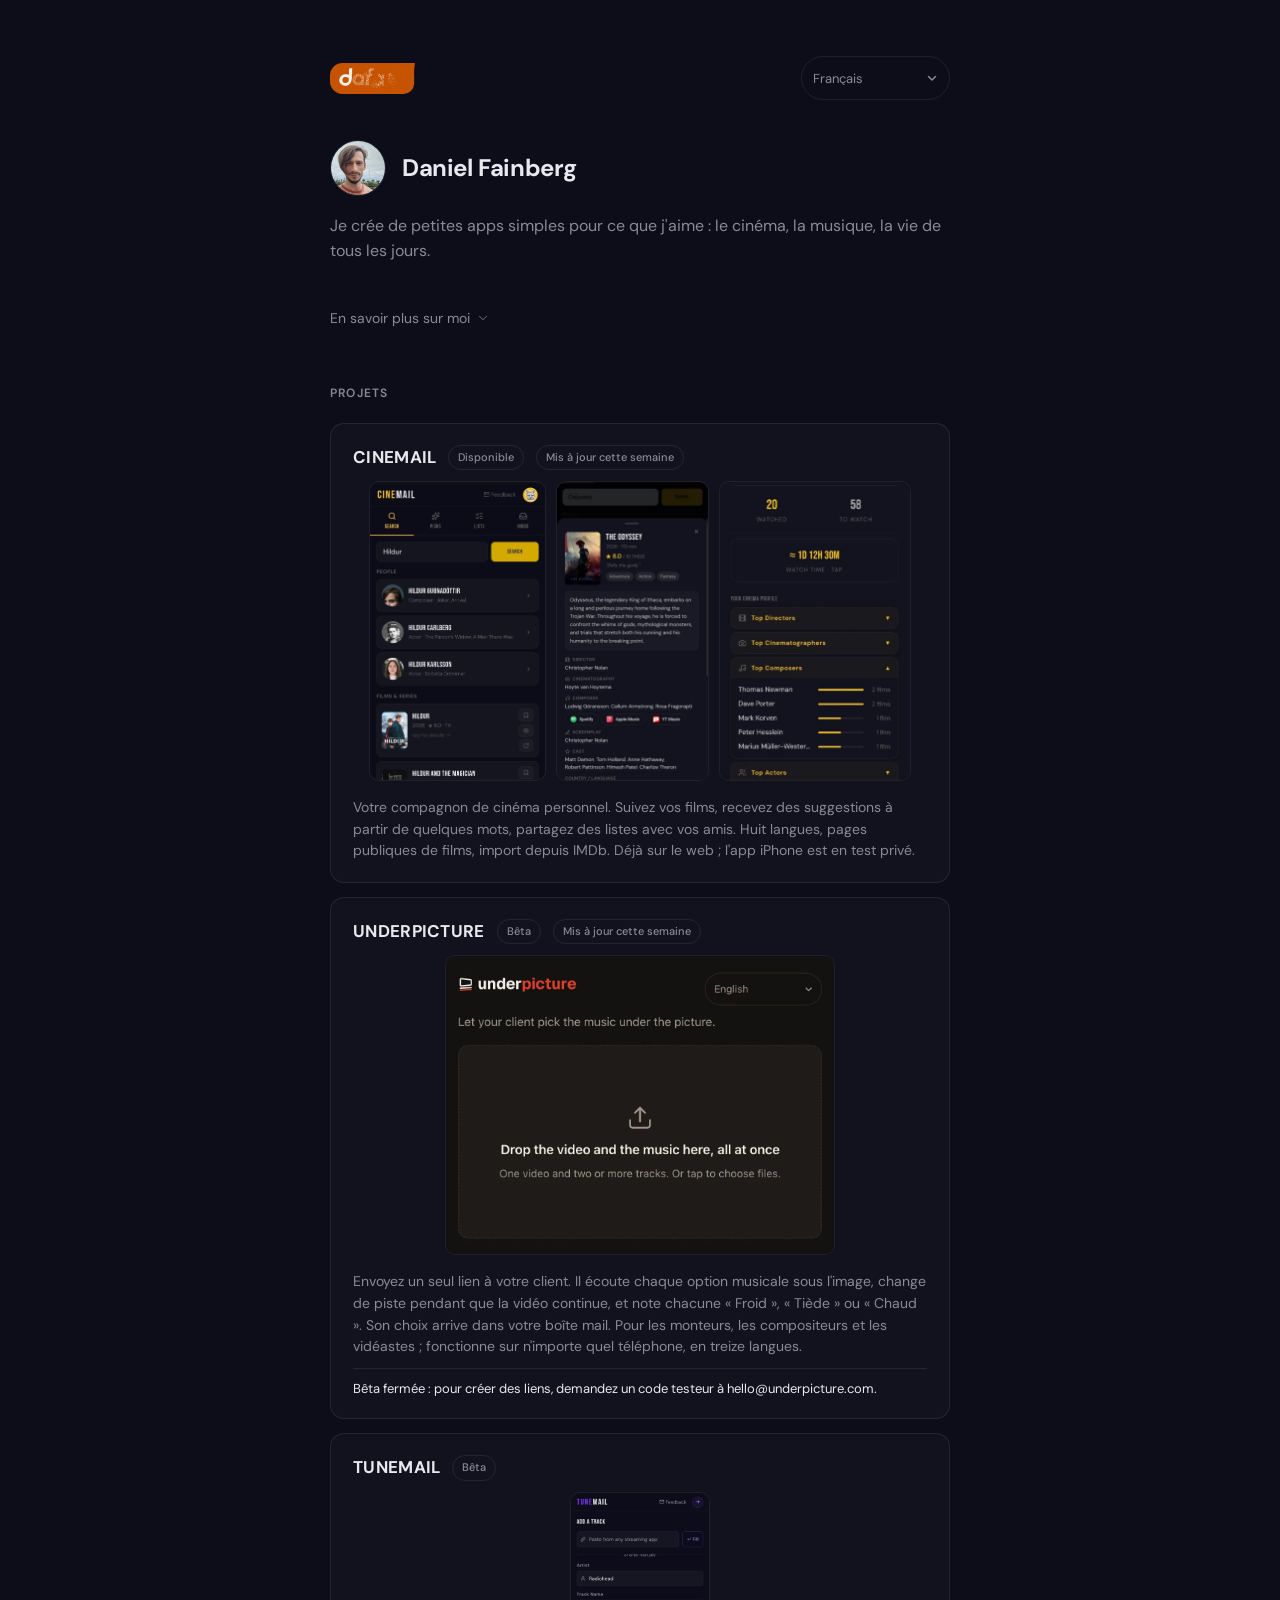
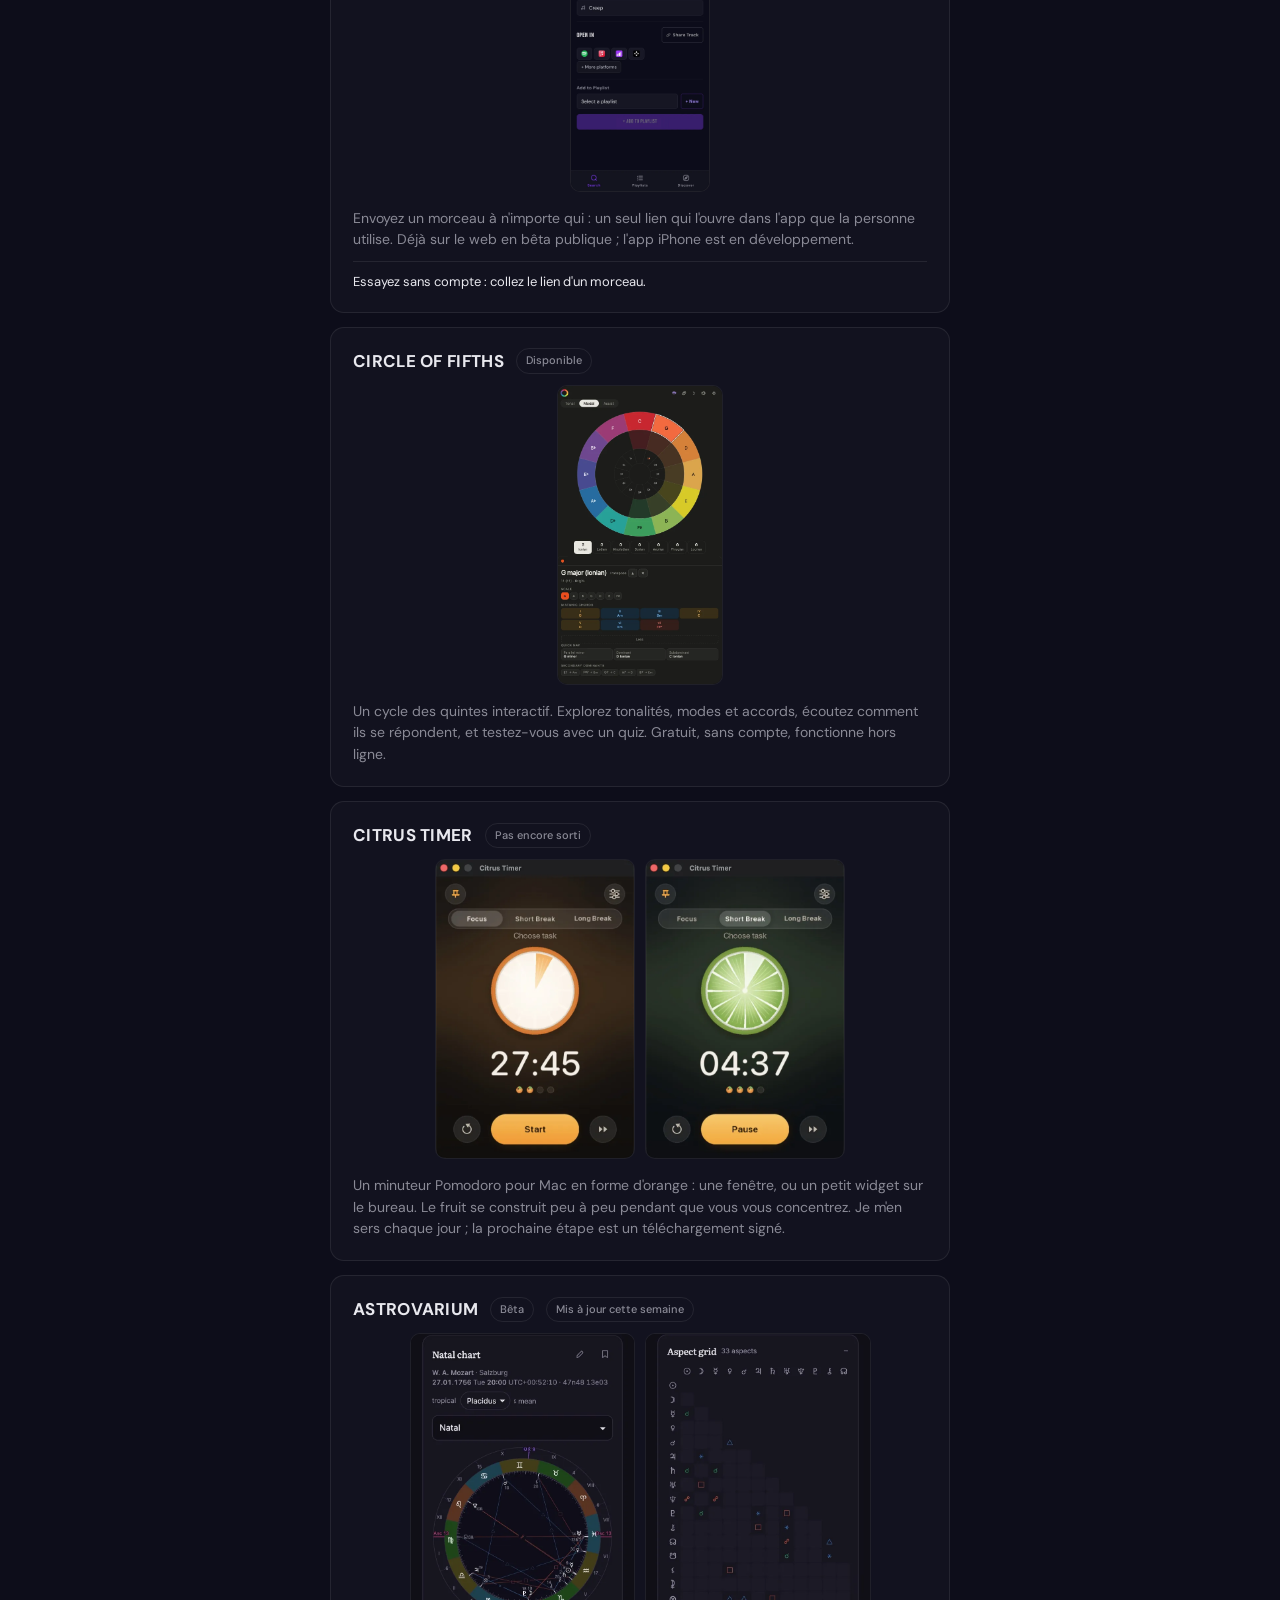
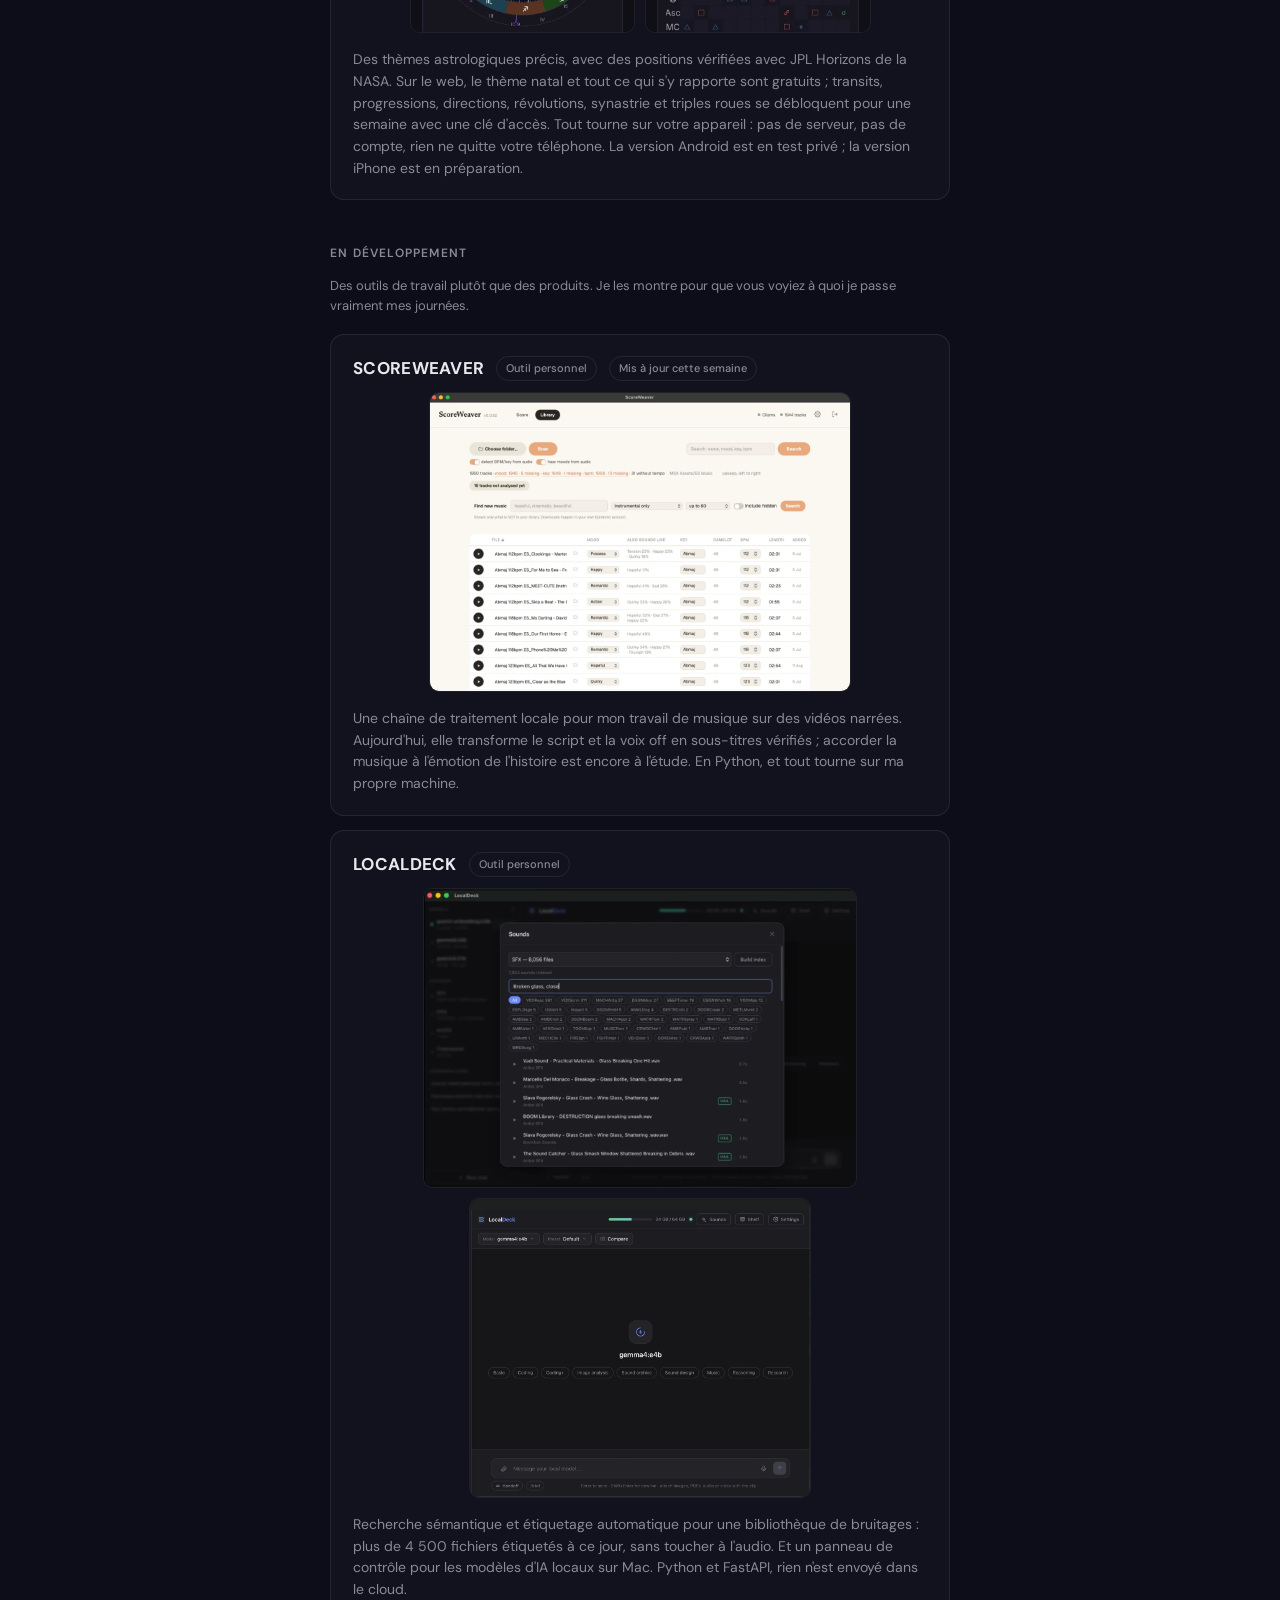
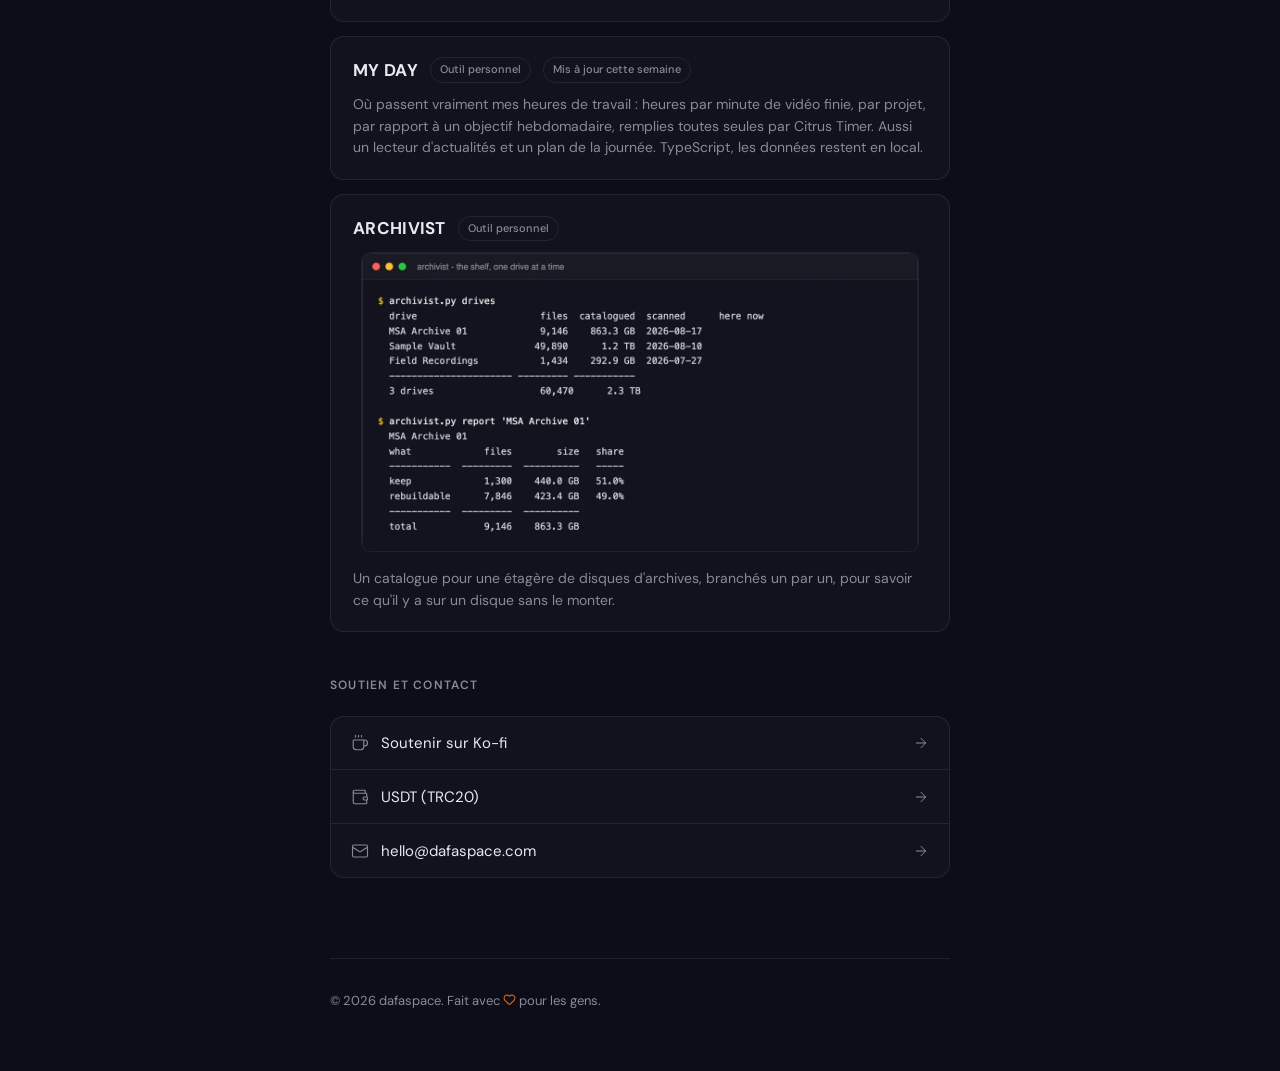
<file: fr/index.html>
<!DOCTYPE html>
<html lang="fr">
<head>
  <meta charset="UTF-8">
  <base href="../">
  <meta name="viewport" content="width=device-width, initial-scale=1.0">
  <meta name="description" data-t-attr="content:meta.description" content="Daniel Fainberg, développeur indépendant et artiste visuel. De petites apps simples, chacune centrée sur une seule chose, sous le nom dafaspace.">
  <meta property="og:title" data-t-attr="content:meta.title" content="dafaspace - Daniel Fainberg">
  <meta property="og:description" data-t-attr="content:meta.ogDescription" content="De petites apps simples, par un développeur indépendant. Cinéma, théorie musicale, astrologie et outils pour musiciens.">
  <meta property="og:type" content="website">
  <meta property="og:url" content="https://dafaspace.com/fr/">
  <meta property="og:site_name" content="dafaspace">
  <meta property="og:locale" content="fr_FR">
  <meta property="og:image" content="https://dafaspace.com/og-image.png">
  <meta property="og:image:width" content="1200">
  <meta property="og:image:height" content="630">
  <meta property="og:image:alt" content="dafaspace">
  <meta name="twitter:card" content="summary_large_image">
  <meta name="theme-color" content="#0d0d1a">
  <title data-t="meta.title">dafaspace - Daniel Fainberg</title>
  <link rel="icon" href="logo-mark.svg" type="image/svg+xml">
  <link rel="icon" href="favicon-32.png" type="image/png" sizes="32x32">
  <link rel="apple-touch-icon" href="apple-touch-icon.png">

  <link rel="preconnect" href="https://fonts.googleapis.com">
  <link rel="preconnect" href="https://fonts.gstatic.com" crossorigin>
  <link href="https://fonts.googleapis.com/css2?family=DM+Sans:wght@400;500;600;700&display=swap" rel="stylesheet">
  <!-- Japanese glyphs (Noto Sans JP, 120 slices) load only for a Japanese page or a Japanese browser,
       whose language offer on / is written in Japanese. Every other page downloads nothing of it. -->
  <script>
    if (document.documentElement.lang === 'ja' || (navigator.languages || [navigator.language]).some(l => /^ja\b/i.test(l || ''))) {
      document.write('<link rel="stylesheet" href="fonts/ja.css">');
    }
  </script>

  <style>
    /* Script partners for DM Sans, which has no Cyrillic, Georgian, Hebrew or Japanese (Tastebook,
       approved by Dafa 3 Nov 2026, the same in Cinemail and Tunemail). Only the non-Latin files are
       self-hosted, each with its unicode-range, so an English page downloads none of them.
       Licences: fonts/OFL-*.txt. */
    @font-face {
      font-family: 'Geist';
      font-style: normal;
      font-weight: 400 700;
      font-display: swap;
      src: url(fonts/geist-cyrillic-ext-400-700.woff2) format('woff2');
      unicode-range: U+0460-052F, U+1C80-1C8A, U+20B4, U+2DE0-2DFF, U+A640-A69F, U+FE2E-FE2F;
    }
    @font-face {
      font-family: 'Geist';
      font-style: normal;
      font-weight: 400 700;
      font-display: swap;
      src: url(fonts/geist-cyrillic-400-700.woff2) format('woff2');
      unicode-range: U+0301, U+0400-045F, U+0490-0491, U+04B0-04B1, U+2116;
    }
    @font-face {
      font-family: 'Noto Sans Georgian';
      font-style: normal;
      font-weight: 400 700;
      font-stretch: 62.5% 100%;
      font-display: swap;
      src: url(fonts/noto-sans-georgian-georgian-400-700.woff2) format('woff2');
      unicode-range: U+0589, U+10A0-10FF, U+1C90-1CBA, U+1CBD-1CBF, U+205A, U+2D00-2D2F, U+2E31;
    }
    @font-face {
      font-family: 'IBM Plex Sans Hebrew';
      font-style: normal;
      font-weight: 400;
      font-display: swap;
      src: url(fonts/ibm-plex-sans-hebrew-hebrew-400.woff2) format('woff2');
      unicode-range: U+0307-0308, U+0590-05FF, U+200C-2010, U+20AA, U+25CC, U+FB1D-FB4F;
    }
    @font-face {
      font-family: 'IBM Plex Sans Hebrew';
      font-style: normal;
      font-weight: 700;
      font-display: swap;
      src: url(fonts/ibm-plex-sans-hebrew-hebrew-700.woff2) format('woff2');
      unicode-range: U+0307-0308, U+0590-05FF, U+200C-2010, U+20AA, U+25CC, U+FB1D-FB4F;
    }
    @font-face {
      font-family: 'Noto Sans Arabic';
      font-style: normal;
      font-weight: 400;
      font-display: swap;
      src: url(fonts/noto-sans-arabic-arabic-400.woff2) format('woff2');
      unicode-range: U+0600-06FF, U+0750-077F, U+0870-0891, U+0897-08E1, U+08E3-08FF, U+200C-200E, U+2010-2011, U+204F, U+2E41, U+FB50-FDFF, U+FE70-FE74, U+FE76-FEFC, U+102E0-102FB, U+10E60-10E7E, U+10EC2-10EC7, U+10EC9-10EEE, U+10EF0-10EFF, U+1EE00-1EEFF;
    }
    @font-face {
      font-family: 'Noto Sans Arabic';
      font-style: normal;
      font-weight: 700;
      font-display: swap;
      src: url(fonts/noto-sans-arabic-arabic-700.woff2) format('woff2');
      unicode-range: U+0600-06FF, U+0750-077F, U+0870-0891, U+0897-08E1, U+08E3-08FF, U+200C-200E, U+2010-2011, U+204F, U+2E41, U+FB50-FDFF, U+FE70-FE74, U+FE76-FEFC, U+102E0-102FB, U+10E60-10E7E, U+10EC2-10EC7, U+10EC9-10EEE, U+10EF0-10EFF, U+1EE00-1EEFF;
    }

    *, *::before, *::after { box-sizing: border-box; margin: 0; padding: 0; }

    :root {
      color-scheme: dark;
      --bg: #0d0d1a;
      --text: #e8e8ee;
      --muted: #8a8a96;
      --accent: #D96512;
      --border: rgba(255,255,255,0.08);
      --card: rgba(255,255,255,0.025);
      --card-hover: rgba(255,255,255,0.045);
    }

    html, body {
      background: var(--bg);
      color: var(--text);
      font-family: 'DM Sans', 'Geist', 'Noto Sans Georgian', 'IBM Plex Sans Hebrew', 'Noto Sans Arabic', 'Noto Sans JP', system-ui, -apple-system, BlinkMacSystemFont, sans-serif;
      font-size: 16px;
      line-height: 1.6;
      -webkit-font-smoothing: antialiased;
      -moz-osx-font-smoothing: grayscale;
    }

    body {
      min-height: 100vh;
      display: flex;
      flex-direction: column;
      align-items: center;
      padding: 56px 24px 60px;
    }

    header, main, footer {
      width: 100%;
      max-width: 620px;
    }

    /* Header */
    .logo {
      font-size: 14px;
      font-weight: 600;
      letter-spacing: 0.5px;
      color: var(--text);
      margin-bottom: 40px;
      display: inline-flex;
      align-items: center;
      gap: 8px;
    }
    .logo-dot {
      width: 8px;
      height: 8px;
      border-radius: 50%;
      background: var(--accent);
      display: inline-block;
    }


    /* Header row: the logo, and the language pill when the site has more than one language.
       The pill is Underpicture's (app/index.html, .lang-slot / select.lang), lifted whole:
       a native select, so a phone opens its own picker, with the chevron drawn here because
       the browser's own arrow cannot be placed. */
    .top { display: flex; align-items: center; justify-content: space-between; gap: 16px; margin-bottom: 40px; }
    .top .logo { margin-bottom: 0; }
    .lang-slot { position: relative; display: inline-flex; }
    .lang-slot[hidden] { display: none; }
    .lang-slot::after { content: ""; position: absolute; inset-inline-end: 12px; top: 50%; width: 12px; height: 12px;
      transform: translateY(-50%); pointer-events: none; background: var(--muted);
      -webkit-mask: url("data:image/svg+xml,%3Csvg xmlns='http://www.w3.org/2000/svg' viewBox='0 0 12 12'%3E%3Cpath d='M2.5 4.5 6 8l3.5-3.5' fill='none' stroke='black' stroke-width='1.5' stroke-linecap='round' stroke-linejoin='round'/%3E%3C/svg%3E") center / contain no-repeat;
              mask: url("data:image/svg+xml,%3Csvg xmlns='http://www.w3.org/2000/svg' viewBox='0 0 12 12'%3E%3Cpath d='M2.5 4.5 6 8l3.5-3.5' fill='none' stroke='black' stroke-width='1.5' stroke-linecap='round' stroke-linejoin='round'/%3E%3C/svg%3E") center / contain no-repeat; }
    select.lang { font: inherit; font-size: 13px; color: var(--muted); background: transparent; border: 1px solid var(--border);
      border-radius: 999px; padding-block: .5em; padding-inline: .9em 2.2em; min-height: 44px; max-width: 12em; cursor: pointer;
      -webkit-appearance: none; appearance: none; -webkit-tap-highlight-color: transparent; }
    select.lang:hover { color: var(--text); }
    /* The browser shapes every language name in the pill, so with the full stack each page would fetch
       every partner file just for them. The pill carries only the partner of the page's own language;
       the other names fall to the system font, and the open list is drawn by the system anyway. */
    select.lang { font-family: 'DM Sans', system-ui, sans-serif; line-height: 1; }
    :lang(ru) select.lang, :lang(uk) select.lang { font-family: 'DM Sans', 'Geist', system-ui, sans-serif; }
    :lang(ka) select.lang { font-family: 'DM Sans', 'Noto Sans Georgian', system-ui, sans-serif; }
    :lang(he) select.lang { font-family: 'DM Sans', 'IBM Plex Sans Hebrew', system-ui, sans-serif; }
    :lang(ar) select.lang { font-family: 'DM Sans', 'Noto Sans Arabic', system-ui, sans-serif; }
    :lang(ja) select.lang { font-family: 'DM Sans', 'Noto Sans JP', system-ui, sans-serif; }

    /* The language offer, on "/" only: a quiet line in the reader's own language, never a redirect */
    .lang-offer { display: flex; align-items: center; gap: 12px; margin: -20px 0 28px;
      font-size: 14px; color: var(--muted); line-height: 1.4; }
    .lang-offer-text { flex: 0 1 auto; min-width: 0; }
    .lang-offer[hidden] { display: none; }
    .lang-offer button {
      display: inline-flex; align-items: center; justify-content: center;
      font: inherit; line-height: 1; min-height: 44px; padding: 0 .6em;
      background: none; border: 0; color: var(--text); cursor: pointer;
      -webkit-appearance: none; appearance: none; -webkit-tap-highlight-color: transparent;
      text-box: trim-both cap alphabetic;
    }
    .lang-offer .lang-offer-go { flex: none; padding: 0; text-decoration: underline; text-decoration-color: rgba(255,255,255,0.25);
      text-decoration-thickness: 1px; text-underline-offset: 5px; }
    .lang-offer .lang-offer-close { flex: none; color: var(--muted); min-width: 44px; margin-inline-start: auto; }

    /* Japanese: no line may open with a small kana or a closing mark */
    :lang(ja) { line-break: strict; }

    /* Hero */
    .hero {
      display: flex;
      align-items: center;
      gap: 16px;
      margin-bottom: 18px;
    }
    .avatar {
      width: 56px;
      height: 56px;
      border-radius: 50%;
      object-fit: cover;
      border: 1px solid var(--border);
      flex-shrink: 0;
    }
    h1 {
      font-size: 24px;
      font-weight: 700;
      letter-spacing: -0.4px;
      line-height: 1.2;
    }
    .tagline {
      font-size: 16px;
      color: var(--muted);
      margin-bottom: 32px;
      line-height: 1.55;
    }

    /* About paragraphs */
    .bio p {
      font-size: 15px;
      color: var(--text);
      margin-bottom: 12px;
      line-height: 1.65;
    }
    .bio p:last-child { margin-bottom: 0; }
    .bio a {
      color: var(--text);
      text-decoration: none;
      border-bottom: 1px solid var(--border);
      transition: border-color 0.15s ease;
    }
    .bio a:hover { border-color: var(--accent); }
    /* The rest of the bio folds away, so the first projects fit on a phone screen */
    .bio details { margin-top: 4px; }
    .bio summary {
      display: inline-flex;
      align-items: center;
      gap: 6px;
      min-height: 44px;
      font-size: 14px;
      line-height: 1;
      text-box: trim-both cap alphabetic;
      color: var(--muted);
      cursor: pointer;
      list-style: none;
      -webkit-tap-highlight-color: transparent;
    }
    .bio summary::-webkit-details-marker { display: none; }
    .bio summary:hover { color: var(--text); }
    .bio summary svg { transition: transform 0.2s ease; }
    .bio details[open] summary svg { transform: rotate(180deg); }
    .bio details[open] summary { margin-bottom: 8px; }
    .bio summary .less, .bio details[open] summary .more { display: none; }
    .bio details[open] summary .less { display: inline; }

    /* Section */
    section { margin-top: 44px; }
    h2 {
      font-size: 12px;
      font-weight: 600;
      letter-spacing: 1.2px;
      text-transform: uppercase;
      color: var(--muted);
      margin-bottom: 20px;
    }
    /* Headings in the script partners: bold, and Georgian on its condensed width (family rule). */
    :lang(ka) h2, :lang(he) h2, :lang(ja) h2 { font-weight: 700; }
    :lang(ka) h2 { font-stretch: 62.5%; }
    /* Arabic letters join: tracking breaks the joins, and the script has no capitals */
    :lang(ar) h2 { font-weight: 700; letter-spacing: 0; text-transform: none; }

    /* Project card */
    .project {
      /* Flex column so the name can be read before the picture, without
         reordering the markup. */
      display: flex;
      flex-direction: column;
      padding: 20px 22px;
      background: var(--card);
      border: 1px solid var(--border);
      border-radius: 14px;
      text-decoration: none;
      color: var(--text);
      transition: background 0.2s ease, transform 0.2s ease;
      margin-bottom: 14px;
    }
    .project:hover {
      background: var(--card-hover);
      transform: translateY(-1px);
    }
    .project-head {
      display: flex;
      flex-wrap: wrap;                  /* a translated badge can be twice as long as the English */
      align-items: center;
      gap: 8px 12px;
      margin-bottom: 10px;
    }
    .project-logo {
      font-size: 17px;
      line-height: 1.6;
      font-weight: 700;
      letter-spacing: 0.3px;
    }
    .project-logo, .project-logo span { color: var(--text); }
    .project-status {
      white-space: nowrap;
      font-size: 11px;
      color: var(--muted);
      padding: 3px 9px;
      border: 1px solid var(--border);
      border-radius: 100px;
      font-weight: 500;
    }
    .project-desc {
      font-size: 14px;
      color: var(--muted);
      line-height: 1.55;
    }
    .project-note {
      font-size: 13px;
      color: var(--text);
      margin-top: 10px;
      padding-top: 10px;
      border-top: 1px solid var(--border);
      line-height: 1.5;
    }
    /* Non-clickable card, for work with nothing public to link to yet */
    .project--static { cursor: default; }
    .project--static:hover { background: var(--card); transform: none; }

    /* Reading order inside a card: name first, then the picture, then the
       words. Set here rather than in the markup so the source stays plain. */
    .project-head  { order: 1; }
    .project-shot,
    .project-shots,
    .project > a   { order: 2; }
    .project-desc  { order: 3; }
    .project-note  { order: 4; }

    /* Screenshot. Height-capped so a card stays scannable: nine full-height
       captures made the page a very long scroll. Shown whole, never cropped -
       cropping cut off the parts of an interface that say what the app does. */
    .project-shot {
      display: block;
      width: auto;
      max-width: 100%;
      max-height: 300px;
      height: auto;
      border-radius: 10px;
      border: 1px solid var(--border);
      margin: 0 auto 16px;
      background: rgba(0,0,0,0.25);
      object-fit: contain;
    }
    .project > a { text-decoration: none; }

    /* Frames that only make sense together, in one row. */
    .project-shots {
      display: flex;
      gap: 10px;
      justify-content: center;
      align-items: flex-start;
      margin-bottom: 16px;
    }
    .project-shots .project-shot {
      margin: 0;
      min-width: 0;
      max-height: 300px;
    }
    /* Stacked frames, for wide captures that would be unreadable side by side. */
    .project-shots--stack { flex-direction: column; align-items: center; }
    .section-note {
      font-size: 13px;
      color: var(--muted);
      margin: -8px 0 18px;
      line-height: 1.55;
    }

    /* Freshness badge. Hidden by default; the weekly script turns on only the
       projects that actually moved, by writing selectors into the block below.
       Deliberately NOT a "last updated" date: a finished, stable app would then
       look abandoned, while an absent badge claims nothing at all. */
    .fresh {
      display: none;
      font-size: 11px;
      font-weight: 500;
      color: var(--muted);
      padding: 3px 9px;
      border: 1px solid var(--border);
      border-radius: 100px;
      white-space: nowrap;
    }

    /* Connect / Support links */
    .links {
      display: flex;
      flex-direction: column;
      gap: 1px;
      border: 1px solid var(--border);
      border-radius: 14px;
      overflow: hidden;
      background: var(--card);
    }
    .links a, .links button {
      display: flex;
      align-items: center;
      justify-content: space-between;
      padding: 14px 20px;
      color: var(--text);
      text-decoration: none;
      font-size: 15px;
      transition: background 0.15s ease;
      border-bottom: 1px solid var(--border);
    }
    .links button {
      width: 100%; font: inherit; font-size: 15px; line-height: inherit; text-align: start; cursor: pointer;
      background: none; border-width: 0 0 1px; border-style: solid; border-color: var(--border);
      -webkit-appearance: none; appearance: none; -webkit-tap-highlight-color: transparent;
    }
    .links a:last-child { border-bottom: none; }
    .links a:hover, .links button:hover { background: var(--card-hover); }
    .links .label { display: flex; align-items: center; gap: 12px; }
    .links .label-icon {
      width: 18px; height: 18px;
      display: inline-flex;
      align-items: center; justify-content: center;
      color: var(--muted);
    }
    .links .arrow {
      display: inline-flex;
      color: var(--muted);
      transition: transform 0.15s ease, color 0.15s ease;
    }
    .links a:hover .arrow, .links button:hover .arrow { transform: translateX(2px); color: var(--text); }
    /* Right to left, the arrow points the way the row reads */
    [dir="rtl"] .links .arrow { transform: scaleX(-1); }
    [dir="rtl"] .links a:hover .arrow, [dir="rtl"] .links button:hover .arrow { transform: scaleX(-1) translateX(2px); }
    .visually-hidden { position: absolute; width: 1px; height: 1px; margin: -1px; overflow: hidden; clip-path: inset(50%); white-space: nowrap; }

    /* Footer */
    footer {
      margin-top: 80px;
      padding-top: 32px;
      border-top: 1px solid var(--border);
      font-size: 13px;
      color: var(--muted);
      line-height: 1.6;
    }
    footer .heart { display: inline-block; width: 13px; height: 13px; vertical-align: -1px; background: var(--accent);
      -webkit-mask: url("data:image/svg+xml,%3Csvg xmlns='http://www.w3.org/2000/svg' viewBox='0 0 24 24'%3E%3Cpath d='M2 9.5a5.5 5.5 0 0 1 9.591-3.676.56.56 0 0 0 .818 0A5.49 5.49 0 0 1 22 9.5c0 2.29-1.5 4-3 5.5l-5.492 5.313a2 2 0 0 1-3 0L5 15c-1.5-1.5-3-3.2-3-5.5' fill='none' stroke='black' stroke-width='2' stroke-linecap='round' stroke-linejoin='round'/%3E%3C/svg%3E") center / contain no-repeat;
              mask: url("data:image/svg+xml,%3Csvg xmlns='http://www.w3.org/2000/svg' viewBox='0 0 24 24'%3E%3Cpath d='M2 9.5a5.5 5.5 0 0 1 9.591-3.676.56.56 0 0 0 .818 0A5.49 5.49 0 0 1 22 9.5c0 2.29-1.5 4-3 5.5l-5.492 5.313a2 2 0 0 1-3 0L5 15c-1.5-1.5-3-3.2-3-5.5' fill='none' stroke='black' stroke-width='2' stroke-linecap='round' stroke-linejoin='round'/%3E%3C/svg%3E") center / contain no-repeat; }
    footer a { color: var(--muted); text-decoration: none; border-bottom: 1px solid var(--border); }
    footer a:hover { color: var(--text); border-color: var(--text); }

    /* Mobile */
    @media (max-width: 600px) {
      body { padding: 48px 20px 40px; }
      .top { margin-bottom: 44px; }
      .tagline { font-size: 16px; }
      section { margin-top: 44px; }
    }
  </style>

  <!-- Generated from index.html by tools/i18n.mjs. Edit index.html and i18n/fr.json, not this file. -->
  <!-- I18N:START - written by tools/i18n.mjs build. Do not hand-edit inside. -->
  <link rel="canonical" href="https://dafaspace.com/fr/">
  <link rel="alternate" hreflang="en" href="https://dafaspace.com/">
  <link rel="alternate" hreflang="ru" href="https://dafaspace.com/ru/">
  <link rel="alternate" hreflang="uk" href="https://dafaspace.com/uk/">
  <link rel="alternate" hreflang="ka" href="https://dafaspace.com/ka/">
  <link rel="alternate" hreflang="es" href="https://dafaspace.com/es/">
  <link rel="alternate" hreflang="pt-BR" href="https://dafaspace.com/pt-BR/">
  <link rel="alternate" hreflang="fr" href="https://dafaspace.com/fr/">
  <link rel="alternate" hreflang="de" href="https://dafaspace.com/de/">
  <link rel="alternate" hreflang="it" href="https://dafaspace.com/it/">
  <link rel="alternate" hreflang="tr" href="https://dafaspace.com/tr/">
  <link rel="alternate" hreflang="ja" href="https://dafaspace.com/ja/">
  <link rel="alternate" hreflang="he" href="https://dafaspace.com/he/">
  <link rel="alternate" hreflang="ar" href="https://dafaspace.com/ar/">
  <link rel="alternate" hreflang="x-default" href="https://dafaspace.com/">
  <script>window.SITE_LANGS = [{"code":"en","name":"English","dir":"ltr","path":"/"},{"code":"ru","name":"Русский","dir":"ltr","path":"/ru/","offer":{"text":"Открыть эту страницу на русском?","yes":"Открыть","close":"Закрыть"}},{"code":"uk","name":"Українська","dir":"ltr","path":"/uk/","offer":{"text":"Відкрити цю сторінку українською?","yes":"Відкрити","close":"Закрити"}},{"code":"ka","name":"ქართული","dir":"ltr","path":"/ka/","offer":{"text":"გავხსნა ეს გვერდი ქართულად?","yes":"გახსნა","close":"დახურვა"}},{"code":"es","name":"Español","dir":"ltr","path":"/es/","offer":{"text":"¿Abrir esta página en español?","yes":"Abrir","close":"Cerrar"}},{"code":"pt-BR","name":"Português (Brasil)","dir":"ltr","path":"/pt-BR/","offer":{"text":"Abrir esta página em português?","yes":"Abrir","close":"Fechar"}},{"code":"fr","name":"Français","dir":"ltr","path":"/fr/","offer":{"text":"Ouvrir cette page en français ?","yes":"Ouvrir","close":"Fermer"}},{"code":"de","name":"Deutsch","dir":"ltr","path":"/de/","offer":{"text":"Diese Seite auf Deutsch öffnen?","yes":"Öffnen","close":"Schließen"}},{"code":"it","name":"Italiano","dir":"ltr","path":"/it/","offer":{"text":"Aprire questa pagina in italiano?","yes":"Apri","close":"Chiudi"}},{"code":"tr","name":"Türkçe","dir":"ltr","path":"/tr/","offer":{"text":"Bu sayfa Türkçe açılsın mı?","yes":"Aç","close":"Kapat"}},{"code":"ja","name":"日本語","dir":"ltr","path":"/ja/","offer":{"text":"このページを日本語で開きますか？","yes":"開く","close":"閉じる"}},{"code":"he","name":"עברית","dir":"rtl","path":"/he/","offer":{"text":"לפתוח את הדף הזה בעברית?","yes":"פתיחה","close":"סגירה"}},{"code":"ar","name":"العربية","dir":"rtl","path":"/ar/","offer":{"text":"هل تريد فتح هذه الصفحة بالعربية؟","yes":"فتح","close":"إغلاق"}}]</script>
  <!-- I18N:END -->

  <!-- FRESH:START - written weekly by _portfolio/site-weekly.mjs. Do not hand-edit
       inside; edit the badge style above, or the script, instead. -->
  <style id="fresh-rules">
#p-cinemail .fresh,
#p-underpicture .fresh,
#p-astrotrip .fresh,
#p-scoreweaver .fresh,
#p-myday .fresh { display: inline-flex }
  </style>
  <!-- FRESH:END -->
</head>
<body>
  <header class="top">
    <div class="logo"><span id="logo"></span></div>
    <span class="lang-slot" hidden data-label="Langue" data-t-attr="data-label:lang.label"></span>
  </header>

  <main>
    <div class="lang-offer" hidden>
      <span class="lang-offer-text" data-t="offer.text">Ouvrir cette page en français ?</span>
      <button type="button" class="lang-offer-go" data-t="offer.yes">Ouvrir</button>
      <button type="button" class="lang-offer-close" aria-label="Fermer" data-t-attr="aria-label:offer.close"><svg width="14" height="14" viewBox="0 0 24 24" fill="none" stroke="currentColor" stroke-width="1.5" stroke-linecap="round" aria-hidden="true"><path d="M6 6l12 12M18 6L6 18"/></svg></button>
    </div>

    <div class="hero">
      <img class="avatar" src="photo.webp" alt="" width="56" height="56">
      <h1>Daniel Fainberg</h1>
    </div>
    <p class="tagline" data-t="tagline">Je crée de petites apps simples pour ce que j'aime : le cinéma, la musique, la vie de tous les jours.</p>

    <div class="bio">
      <details>
        <summary><span class="more" data-t="bio.more">En savoir plus sur moi</span><span class="less" data-t="bio.less">Moins</span><svg width="14" height="14" viewBox="0 0 24 24" fill="none" stroke="currentColor" stroke-width="1.5" stroke-linecap="round" stroke-linejoin="round" aria-hidden="true"><path d="M6 9l6 6 6-6"/></svg></summary>
      <p data-t="bio.background">Je viens de l'image : photographie, vidéo, art vidéo pour le théâtre. Depuis des années, j'observe avec curiosité comment l'image, le son et le rythme portent l'expérience humaine, l'émotion et le sentiment.</p>
      <p data-t="bio.youtube">Depuis cinq ans, je suis sound designer et monteur musical d'une chaîne YouTube qui compte aujourd'hui 27 millions d'abonnés.</p>
      <p data-t="bio.study">Je prépare actuellement le <strong>MA Professional Media Composition</strong> à l'Arts University Bournemouth, où j'apprends à écrire de la musique pour le cinéma.</p>
      <p data-t="bio.dafaspace">Sous le nom <strong>dafaspace</strong>, je fais des apps que j'aimerais utiliser moi-même, et je m'en sers vraiment chaque jour. Cela me touche sincèrement de voir mes apps rendre la vie de quelqu'un un peu plus simple ou plus joyeuse. Je crois aux gens et aux vrais liens humains, alors rien ne me rend plus heureux que de voir des personnes qui partagent les mêmes passions se trouver, et ce petit miracle d'une vraie rencontre se produire.</p>
      <p data-t="bio.contact">Une question sur les apps, ou une idée pour travailler ensemble ? Écrivez à <a href="mailto:hello@dafaspace.com">hello@dafaspace.com</a>. Je lis chaque message.</p>
      </details>
    </div>

    <section>
      <h2 data-t="sec.projects">Projets</h2>

      <a id="p-cinemail" class="project" aria-labelledby="n-cinemail s-cinemail" href="https://cinemail.app" target="_blank" rel="noopener">
        <div class="project-shots">
          <img class="project-shot" data-t-attr="alt:cinemail.shot1" src="shots/cinemail1.webp" alt="Recherche de Hildur dans Cinemail : parmi les personnes, la compositrice Hildur Gudnadottir en tête, suivie des films et séries correspondants" fetchpriority="high" width="706" height="1200">
          <img class="project-shot" data-t-attr="alt:cinemail.shot2" src="shots/cinemail.webp" alt="La fiche d'un film dans Cinemail avec l'affiche, la note, le synopsis, le réalisateur, le directeur de la photographie et les compositeurs, et des liens vers la bande originale sur Spotify, Apple Music et YouTube Music" width="608" height="1200">
          <img class="project-shot" data-t-attr="alt:cinemail.shot3" src="shots/cinemail2.webp" alt="Un profil de visionnage dans Cinemail : films vus et à voir, temps de visionnage total et classement des compositeurs que l'utilisateur a le plus écoutés" width="765" height="1200">
        </div>
        <div class="project-head">
          <h3 class="project-logo" id="n-cinemail"><span>CINE</span>MAIL</h3>
          <div class="project-status" id="s-cinemail" data-t="status.live">Disponible</div>
          <div class="fresh" data-t="badge.fresh">Mis à jour cette semaine</div>
        </div>
        <div class="project-desc" data-t="cinemail.desc">Votre compagnon de cinéma personnel. Suivez vos films, recevez des suggestions à partir de quelques mots, partagez des listes avec vos amis. Huit langues, pages publiques de films, import depuis IMDb. Déjà sur le web ; l'app iPhone est en test privé.</div>
      </a>

      <a id="p-underpicture" class="project" aria-labelledby="n-underpicture s-underpicture" href="https://underpicture.com" target="_blank" rel="noopener">
        <img class="project-shot" data-t-attr="alt:underpicture.shot1" src="shots/underpicture.webp" alt="L'écran d'accueil d'Underpicture : déposez d'un coup une vidéo et deux pistes musicales ou plus pour créer un lien pour le client" loading="lazy" width="1040" height="800">
        <div class="project-head">
          <h3 class="project-logo" id="n-underpicture"><span>UNDER</span>PICTURE</h3>
          <div class="project-status" id="s-underpicture" data-t="status.beta">Bêta</div>
          <div class="fresh" data-t="badge.fresh">Mis à jour cette semaine</div>
        </div>
        <div class="project-desc" data-t="underpicture.desc">Envoyez un seul lien à votre client. Il écoute chaque option musicale sous l'image, change de piste pendant que la vidéo continue, et note chacune « Froid », « Tiède » ou « Chaud ». Son choix arrive dans votre boîte mail. Pour les monteurs, les compositeurs et les vidéastes ; fonctionne sur n'importe quel téléphone, en treize langues.</div>
        <div class="project-note" data-t="underpicture.note">Bêta fermée : pour créer des liens, demandez un code testeur à hello@underpicture.com.</div>
      </a>

      <a id="p-tunemail" class="project" aria-labelledby="n-tunemail s-tunemail" href="https://tunemail.app" target="_blank" rel="noopener">
        <img class="project-shot" data-t-attr="alt:tunemail.shot1" src="shots/tunemail.webp" alt="Tunemail sur un téléphone : un lien Spotify collé est reconnu comme Radiohead, Creep, avec des boutons pour ouvrir le même morceau dans Spotify, Apple Music, Deezer et Tidal" loading="lazy" width="780" height="1688">
        <div class="project-head">
          <h3 class="project-logo" id="n-tunemail"><span>TUNE</span>MAIL</h3>
          <div class="project-status" id="s-tunemail" data-t="status.beta">Bêta</div>
          <div class="fresh" data-t="badge.fresh">Mis à jour cette semaine</div>
        </div>
        <div class="project-desc" data-t="tunemail.desc">Envoyez un morceau à n'importe qui : un seul lien qui l'ouvre dans l'app que la personne utilise. Déjà sur le web en bêta publique ; l'app iPhone est en développement.</div>
        <div class="project-note" data-t="tunemail.note">Essayez sans compte : collez le lien d'un morceau.</div>
      </a>

      <a id="p-fifths" class="project" aria-labelledby="n-fifths s-fifths" href="https://dafaspace.github.io/fifths/" target="_blank" rel="noopener">
        <img class="project-shot" data-t-attr="alt:fifths.shot1" src="shots/fifths.webp" alt="L'interface d'Another Circle Of Fifths en vue des modes : une roue colorée des tonalités, les sept modes de sol, ainsi que la gamme, les accords diatoniques et les dominantes secondaires de sol ionien" loading="lazy" width="538" height="981">
        <div class="project-head">
          <h3 class="project-logo" id="n-fifths"><span>CIRCLE</span> OF FIFTHS</h3>
          <div class="project-status" id="s-fifths" data-t="status.live">Disponible</div>
          <div class="fresh" data-t="badge.fresh">Mis à jour cette semaine</div>
        </div>
        <div class="project-desc" data-t="fifths.desc">Un cycle des quintes interactif. Explorez tonalités, modes et accords, écoutez comment ils se répondent, et testez-vous avec un quiz. Gratuit, sans compte, fonctionne hors ligne.</div>
      </a>

      <div id="p-citrus" class="project project--static">
        <div class="project-shots">
          <img class="project-shot" data-t-attr="alt:citrus.shot1" src="shots/citrus-focus.webp" alt="Citrus Timer en mode Focus : une tranche d'orange qui se remplit dans le sens des aiguilles d'une montre, encore 27 minutes et 45 secondes" loading="lazy" width="597" height="900">
          <img class="project-shot" data-t-attr="alt:citrus.shot2" src="shots/citrus-break.webp" alt="Citrus Timer pendant une courte pause : le fruit est devenu un citron vert, encore 4 minutes et 37 secondes" loading="lazy" width="597" height="900">
        </div>
        <div class="project-head">
          <h3 class="project-logo"><span>CITRUS</span> TIMER</h3>
          <div class="project-status" data-t="status.notReleased">Pas encore sorti</div>
          <div class="fresh" data-t="badge.fresh">Mis à jour cette semaine</div>
        </div>
        <div class="project-desc" data-t="citrus.desc">Un minuteur Pomodoro pour Mac en forme d'orange : une fenêtre, ou un petit widget sur le bureau. Le fruit se construit peu à peu pendant que vous vous concentrez. Je m'en sers chaque jour ; la prochaine étape est un téléchargement signé.</div>
      </div>


      <a id="p-astrotrip" class="project" aria-labelledby="n-astrotrip s-astrotrip" href="https://astrovarium.com/" target="_blank" rel="noopener">
        <div class="project-shots">
          <img class="project-shot" data-t-attr="alt:astrotrip.shot1" src="shots/astrovarium-natal.webp" alt="Un thème natal dans Astrovarium avec le système de maisons Placidus : la roue du zodiaque, les cuspides des maisons, les positions des planètes et les lignes d'aspects" loading="lazy" width="675" height="900">
          <img class="project-shot" data-t-attr="alt:astrotrip.shot2" src="shots/astrovarium-aspects.webp" alt="La grille des aspects du même thème : tous les aspects entre les planètes, les nœuds, Lilith, la Part de Fortune et les angles, l'orbe s'affichant d'un toucher." loading="lazy" width="675" height="900">
        </div>
        <div class="project-head">
          <h3 class="project-logo" id="n-astrotrip"><span>ASTRO</span>VARIUM</h3>
          <div class="project-status" id="s-astrotrip" data-t="status.beta">Bêta</div>
          <div class="fresh" data-t="badge.fresh">Mis à jour cette semaine</div>
        </div>
        <div class="project-desc" data-t="astrotrip.desc">Des thèmes astrologiques précis, avec des positions vérifiées avec JPL Horizons de la NASA. Sur le web, le thème natal et tout ce qui s'y rapporte sont gratuits ; transits, progressions, directions, révolutions, synastrie et triples roues se débloquent pour une semaine avec une clé d'accès. Tout tourne sur votre appareil : pas de serveur, pas de compte, rien ne quitte votre téléphone. La version Android est en test privé ; la version iPhone est en préparation.</div>
      </a>


    </section>

    <section>
      <h2 data-t="sec.dev">En développement</h2>
      <p class="section-note" data-t="sec.devNote">Des outils de travail plutôt que des produits. Je les montre pour que vous voyiez à quoi je passe vraiment mes journées.</p>

      <div id="p-scoreweaver" class="project project--static">
        <a href="shots/scoreweaver.png" target="_blank" rel="noopener" title="Ouvrir en taille réelle" data-t-attr="title:common.openFull">
          <img class="project-shot" data-t-attr="alt:scoreweaver.shot1" src="shots/scoreweaver.webp" alt="La bibliothèque de ScoreWeaver : 1 950 morceaux analysés dans un tableau, avec l'humeur détectée, des lectures alternatives avec leur pourcentage de confiance, la tonalité, le code Camelot, le BPM et la durée" loading="lazy" width="1200" height="850">
        </a>
        <div class="project-head">
          <h3 class="project-logo"><span>SCORE</span>WEAVER</h3>
          <div class="project-status" data-t="status.private">Outil personnel</div>
          <div class="fresh" data-t="badge.fresh">Mis à jour cette semaine</div>
        </div>
        <div class="project-desc" data-t="scoreweaver.desc">Une chaîne de traitement locale pour mon travail de musique sur des vidéos narrées. Aujourd'hui, elle transforme le script et la voix off en sous-titres vérifiés ; accorder la musique à l'émotion de l'histoire est encore à l'étude. En Python, et tout tourne sur ma propre machine.</div>
      </div>

      <div id="p-localdeck" class="project project--static">
        <div class="project-shots project-shots--stack">
          <a href="shots/localdeck2.jpg" target="_blank" rel="noopener" title="Ouvrir en taille réelle" data-t-attr="title:common.openFull">
            <img class="project-shot" data-t-attr="alt:localdeck.shot1" src="shots/localdeck2.webp" alt="Recherche dans une bibliothèque de bruitages avec LocalDeck en décrivant le son : la phrase broken glass, close renvoie les fichiers correspondants parmi 7 953 indexés, regroupés par catégorie" loading="lazy" width="1200" height="827">
          </a>
          <a href="shots/localdeck.png" target="_blank" rel="noopener" title="Ouvrir en taille réelle" data-t-attr="title:common.openFull">
            <img class="project-shot" data-t-attr="alt:localdeck.shot2" src="shots/localdeck.webp" alt="LocalDeck : un modèle local chargé avec la mémoire utilisée affichée, et des modes prédéfinis pour l'archive sonore, le sound design, la musique, le raisonnement et la recherche" loading="lazy" width="1200" height="1050">
          </a>
        </div>
        <div class="project-head">
          <h3 class="project-logo"><span>LOCAL</span>DECK</h3>
          <div class="project-status" data-t="status.private">Outil personnel</div>
          <div class="fresh" data-t="badge.fresh">Mis à jour cette semaine</div>
        </div>
        <div class="project-desc" data-t="localdeck.desc">Recherche sémantique et étiquetage automatique pour une bibliothèque de bruitages : plus de 4 500 fichiers étiquetés à ce jour, sans toucher à l'audio. Et un panneau de contrôle pour les modèles d'IA locaux sur Mac. Python et FastAPI, rien n'est envoyé dans le cloud.</div>
      </div>

      <div id="p-myday" class="project project--static">
        <div class="project-head">
          <h3 class="project-logo"><span>MY</span> DAY</h3>
          <div class="project-status" data-t="status.private">Outil personnel</div>
          <div class="fresh" data-t="badge.fresh">Mis à jour cette semaine</div>
        </div>
        <div class="project-desc" data-t="myday.desc">Où passent vraiment mes heures de travail : heures par minute de vidéo finie, par projet, par rapport à un objectif hebdomadaire, remplies toutes seules par Citrus Timer. Aussi un lecteur d'actualités et un plan de la journée. TypeScript, les données restent en local.</div>
      </div>

      <div id="p-archivist" class="project project--static">
        <a href="shots/archivist.png" target="_blank" rel="noopener" title="Ouvrir en taille réelle" data-t-attr="title:common.openFull">
          <img class="project-shot" data-t-attr="alt:archivist.shot1" src="shots/archivist.webp" alt="Archivist dans un terminal : une liste de disques catalogués avec le nombre de fichiers et la taille, et un rapport par disque qui sépare le contenu entre ce qu'il faut garder et ce qui peut être reconstitué" loading="lazy" width="1200" height="643">
        </a>
        <div class="project-head">
          <h3 class="project-logo"><span>ARCHIV</span>IST</h3>
          <div class="project-status" data-t="status.private">Outil personnel</div>
          <div class="fresh" data-t="badge.fresh">Mis à jour cette semaine</div>
        </div>
        <div class="project-desc" data-t="archivist.desc">Un catalogue pour une étagère de disques d'archives, branchés un par un, pour savoir ce qu'il y a sur un disque sans le monter.</div>
      </div>
    </section>

    <section>
      <h2 data-t="sec.support">Soutien et contact</h2>
      <div class="links">
        <a href="https://ko-fi.com/dafaspace" target="_blank" rel="noopener">
          <span class="label">
            <span class="label-icon"><svg width="18" height="18" viewBox="0 0 24 24" fill="none" stroke="currentColor" stroke-width="1.5" stroke-linecap="round" stroke-linejoin="round" aria-hidden="true"><path d="M10 2v2"/><path d="M14 2v2"/><path d="M16 8a1 1 0 0 1 1 1v8a4 4 0 0 1-4 4H7a4 4 0 0 1-4-4V9a1 1 0 0 1 1-1h14a4 4 0 1 1 0 8h-1"/><path d="M6 2v2"/></svg></span>
            <span data-t="support.kofi">Soutenir sur Ko-fi</span>
          </span>
          <span class="arrow"><svg width="16" height="16" viewBox="0 0 24 24" fill="none" stroke="currentColor" stroke-width="1.5" stroke-linecap="round" stroke-linejoin="round" aria-hidden="true"><path d="M5 12h14"/><path d="m12 5 7 7-7 7"/></svg></span>
        </a>
        <button type="button" onclick="copyUSDT(event)" id="usdt-link" data-copied="Copié" data-prompt="Copiez l'adresse USDT (TRC20) :" data-t-attr="data-copied:support.copied,data-prompt:support.copyPrompt">
          <span class="label">
            <span class="label-icon"><svg width="18" height="18" viewBox="0 0 24 24" fill="none" stroke="currentColor" stroke-width="1.5" stroke-linecap="round" stroke-linejoin="round" aria-hidden="true"><path d="M19 7V4a1 1 0 0 0-1-1H5a2 2 0 0 0 0 4h15a1 1 0 0 1 1 1v4h-3a2 2 0 0 0 0 4h3a1 1 0 0 0 1-1v-2a1 1 0 0 0-1-1"/><path d="M3 5v14a2 2 0 0 0 2 2h15a1 1 0 0 0 1-1v-4"/></svg></span>
            <span id="usdt-label">USDT (TRC20)</span>
          </span>
          <span class="arrow"><svg width="16" height="16" viewBox="0 0 24 24" fill="none" stroke="currentColor" stroke-width="1.5" stroke-linecap="round" stroke-linejoin="round" aria-hidden="true"><path d="M5 12h14"/><path d="m12 5 7 7-7 7"/></svg></span>
        </button>
        <a href="mailto:hello@dafaspace.com">
          <span class="label">
            <span class="label-icon"><svg width="18" height="18" viewBox="0 0 24 24" fill="none" stroke="currentColor" stroke-width="1.5" stroke-linecap="round" stroke-linejoin="round" aria-hidden="true"><path d="m22 7-8.991 5.727a2 2 0 0 1-2.009 0L2 7"/><rect x="2" y="4" width="20" height="16" rx="2"/></svg></span>
            hello@dafaspace.com
          </span>
          <span class="arrow"><svg width="16" height="16" viewBox="0 0 24 24" fill="none" stroke="currentColor" stroke-width="1.5" stroke-linecap="round" stroke-linejoin="round" aria-hidden="true"><path d="M5 12h14"/><path d="m12 5 7 7-7 7"/></svg></span>
        </a>
      </div>
      <span class="visually-hidden" role="status" id="usdt-status"></span>
    </section>

  </main>

  <footer>
    © <span id="year">2026</span> dafaspace. <span data-t="footer.made">Fait avec <i class="heart" aria-hidden="true"></i> pour les gens.</span>
  </footer>

  <script>
    document.getElementById('year').textContent = new Date().getFullYear();

    const USDT_ADDRESS = "TJ5kerJVe92YZDpqoyEKPqix2MWMmsr5bk", USDT_LABEL = "USDT (TRC20)";

    function copyUSDT(e) {
      e.preventDefault();
      const link = e.currentTarget;
      navigator.clipboard.writeText(USDT_ADDRESS).then(() => {
        const lbl = document.getElementById('usdt-label');
        lbl.textContent = link.dataset.copied + ": " + USDT_ADDRESS.slice(0, 6) + "…" + USDT_ADDRESS.slice(-4);
        document.getElementById('usdt-status').textContent = link.dataset.copied;
        clearTimeout(copyUSDT.t);
        copyUSDT.t = setTimeout(() => { lbl.textContent = USDT_LABEL; document.getElementById('usdt-status').textContent = ''; }, 2500);
      }).catch(() => {
        prompt(link.dataset.prompt, USDT_ADDRESS);
      });
    }
  </script>
  <script>
    // Languages (see CLAUDE.md, Languages). SITE_LANGS is written by tools/i18n.mjs into the
    // I18N block above: every language that has a page, with its name, path and offer words.
    (function () {
      const L = window.SITE_LANGS || [], here = document.documentElement.lang;
      if (L.length < 2) return;
      const slot = document.querySelector('.lang-slot');
      const sel = document.createElement('select');
      sel.className = 'lang';
      sel.setAttribute('aria-label', slot.dataset.label);
      sel.innerHTML = L.map(l => `<option value="${l.code}" lang="${l.code}" dir="${l.dir}">${l.name}</option>`).join('');
      sel.value = here;
      sel.autocomplete = 'off';
      // Back to this page from another language: the browser restores the old choice, so set it again
      addEventListener('pageshow', () => { sel.value = here; });
      sel.addEventListener('change', () => {
        try { localStorage.setItem('dafaspace:lang', sel.value); } catch {}
        location.href = L.find(l => l.code === sel.value).path;
      });
      slot.appendChild(sel);
      slot.hidden = false;

      // "/" is always English. A reader whose language we have gets one quiet offer, in that
      // language, once: shown, it is not shown again for that language (Dafa, 9 Nov 2026).
      // A choice made in the pill, English included, is remembered and respected.
      if (here !== 'en') return;
      let saved = null, shown = null;
      try { saved = localStorage.getItem('dafaspace:lang'); shown = localStorage.getItem('dafaspace:offer-shown'); } catch {}
      if (saved === 'en') return;
      const find = code => L.find(l => l.code === code);
      let pick = saved && find(saved);
      if (!pick) for (const raw of navigator.languages || [navigator.language || 'en']) {
        const l = raw.toLowerCase();
        const base = l.split('-')[0];
        pick = find(base === 'pt' ? 'pt-BR' : base === 'iw' ? 'he' : base);
        if (pick) break;
      }
      if (!pick || pick.code === 'en' || shown === pick.code || !pick.offer) return;
      try { localStorage.setItem('dafaspace:offer-shown', pick.code); } catch {}
      const bar = document.querySelector('.lang-offer');
      bar.lang = pick.code; bar.dir = pick.dir;
      bar.querySelector('.lang-offer-text').textContent = pick.offer.text;
      bar.querySelector('.lang-offer-go').textContent = pick.offer.yes;
      bar.querySelector('.lang-offer-close').setAttribute('aria-label', pick.offer.close);
      bar.querySelector('.lang-offer-go').addEventListener('click', () => {
        try { localStorage.setItem('dafaspace:lang', pick.code); } catch {}
        location.href = pick.path;
      });
      bar.querySelector('.lang-offer-close').addEventListener('click', () => { bar.hidden = true; });
      bar.hidden = false;
    })();
  </script>
  <script src="logo-anim.js"></script>
  <script>dafaspaceLogo(document.getElementById('logo'), { height: 31, word: 'logo-word.svg' })</script>
</body>
</html>
</file>
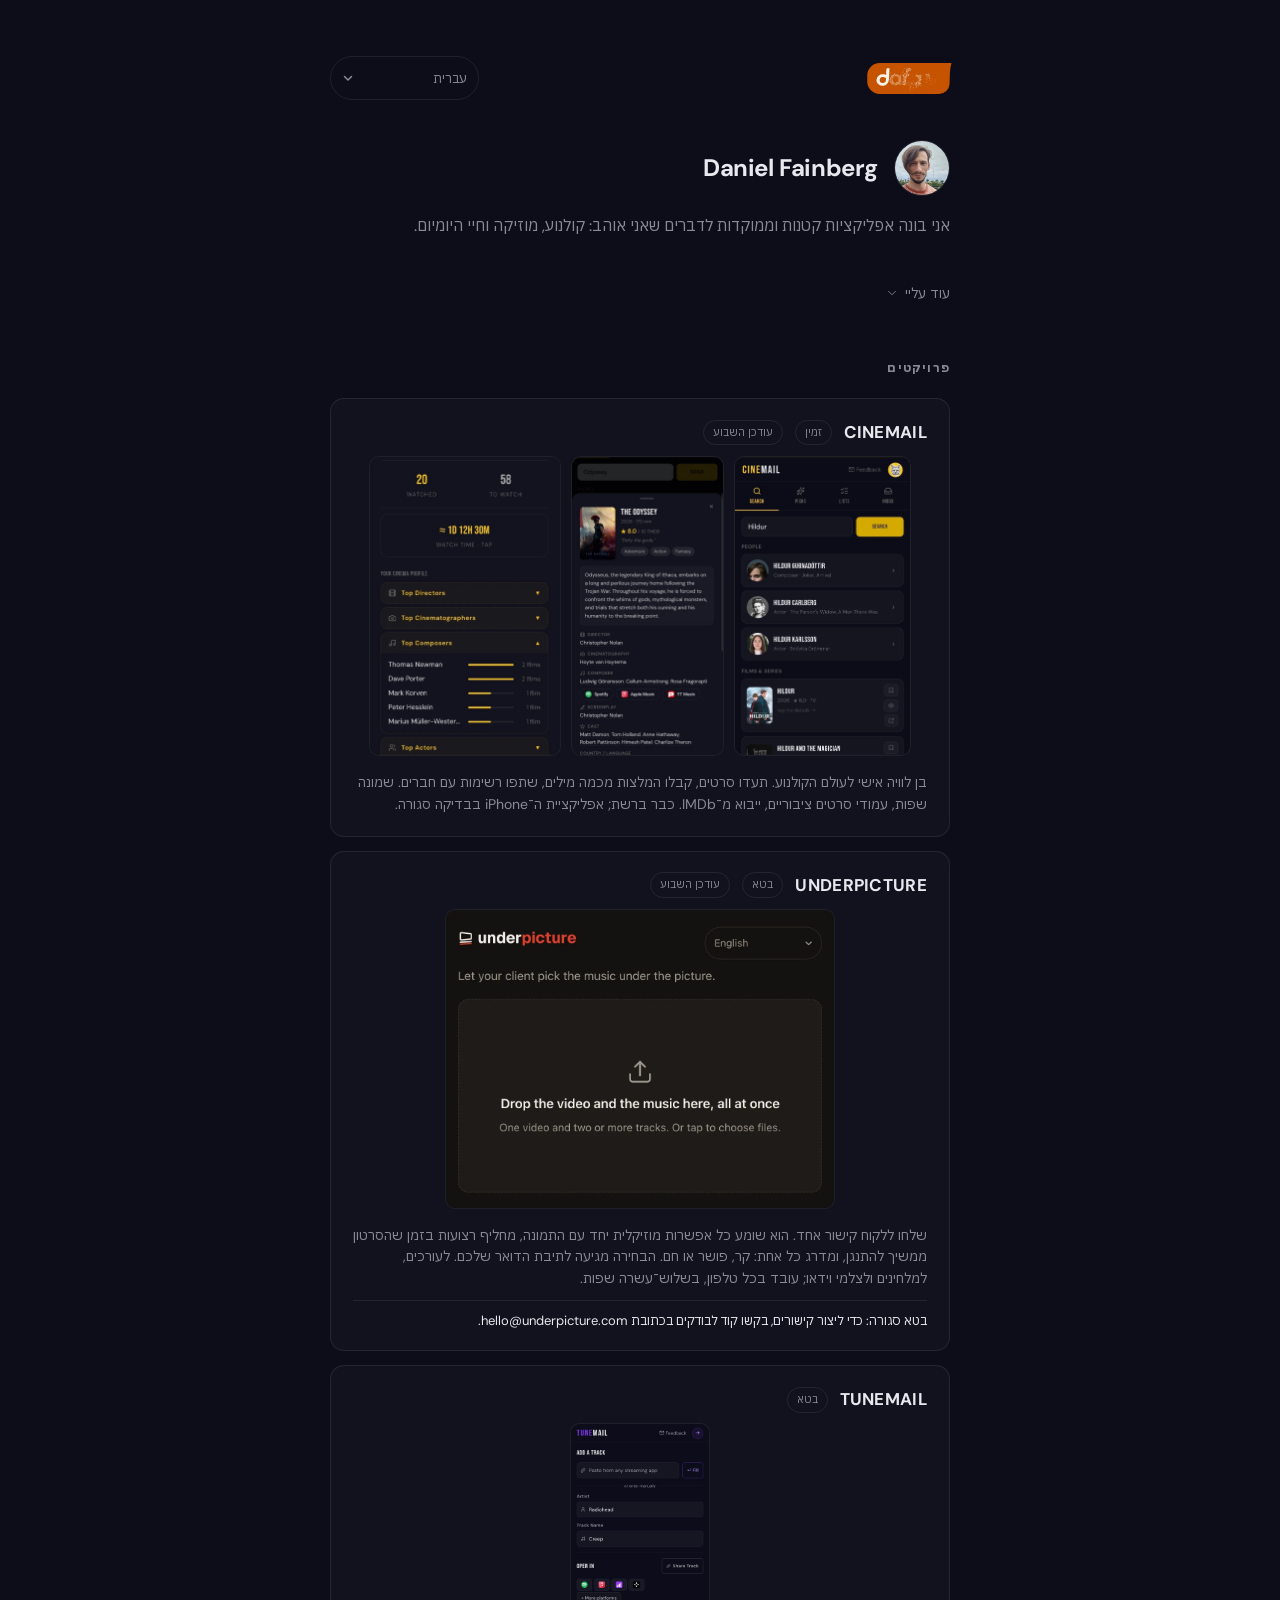
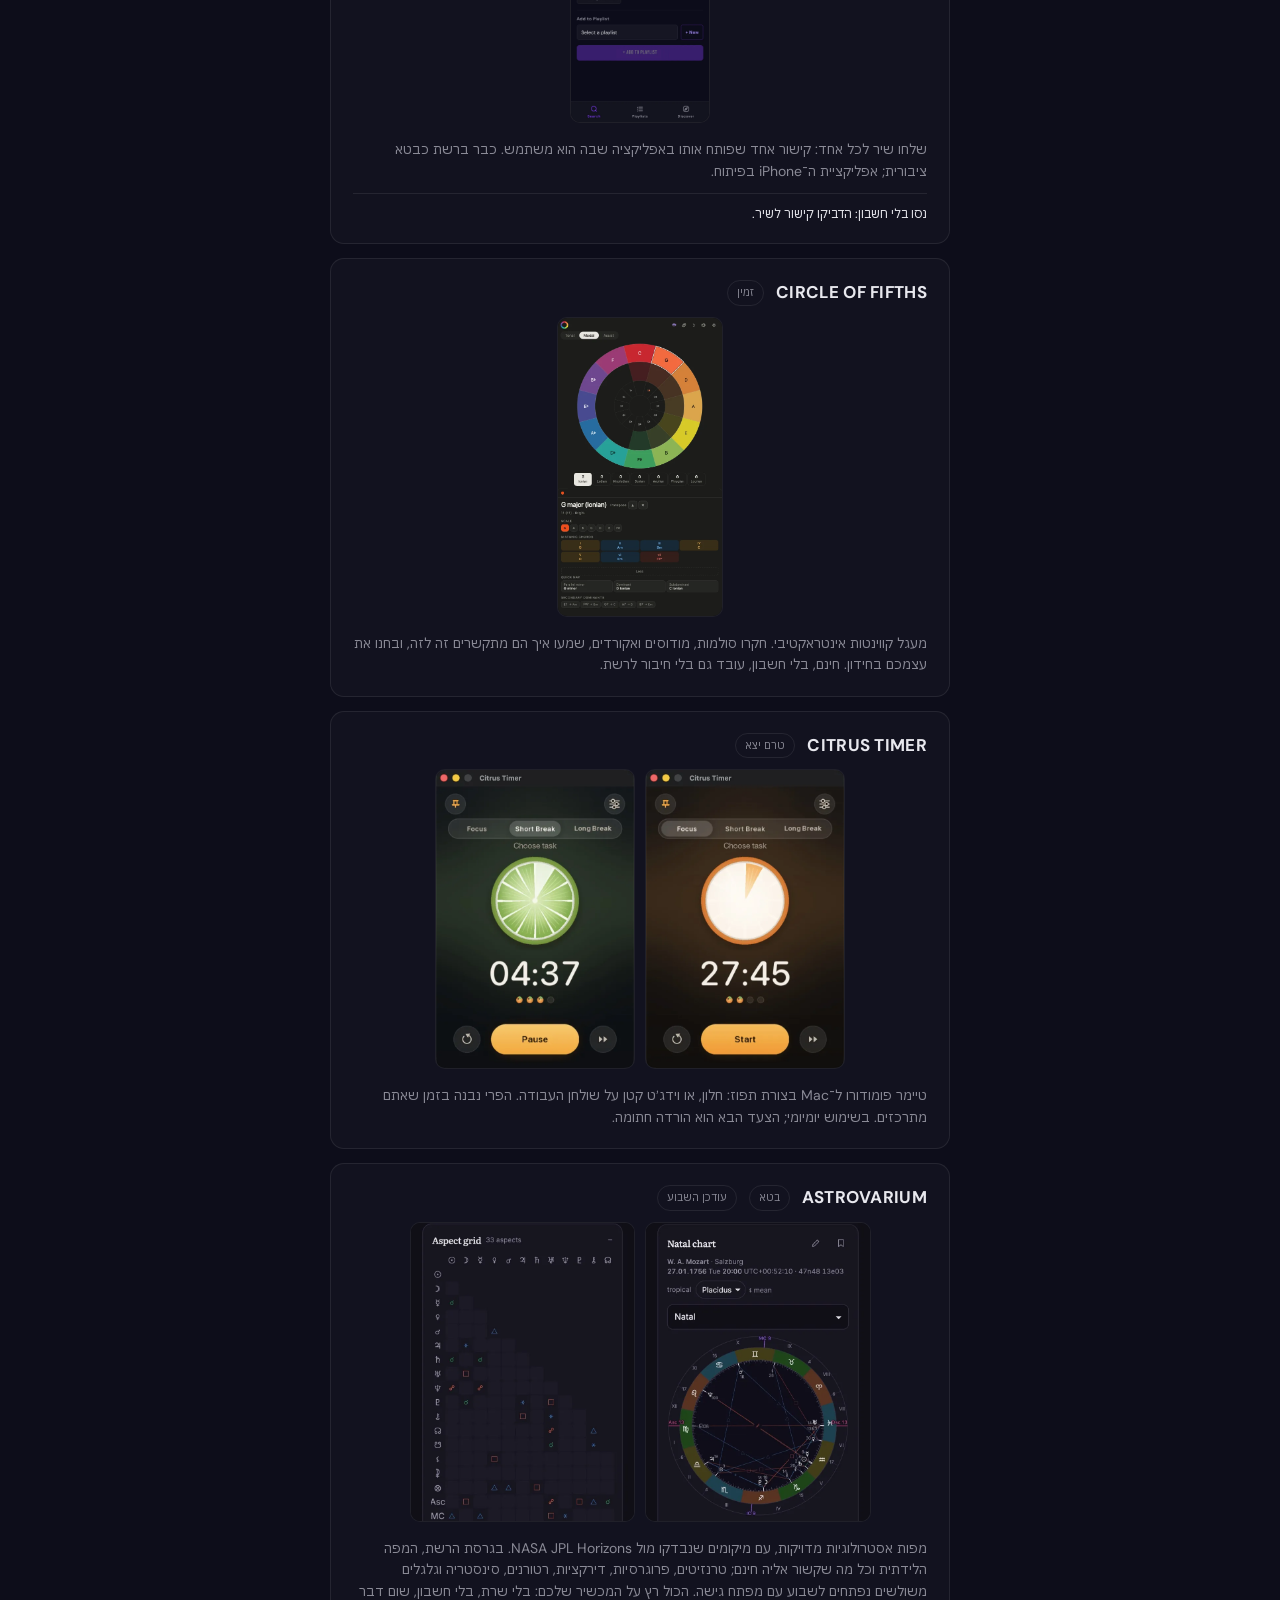
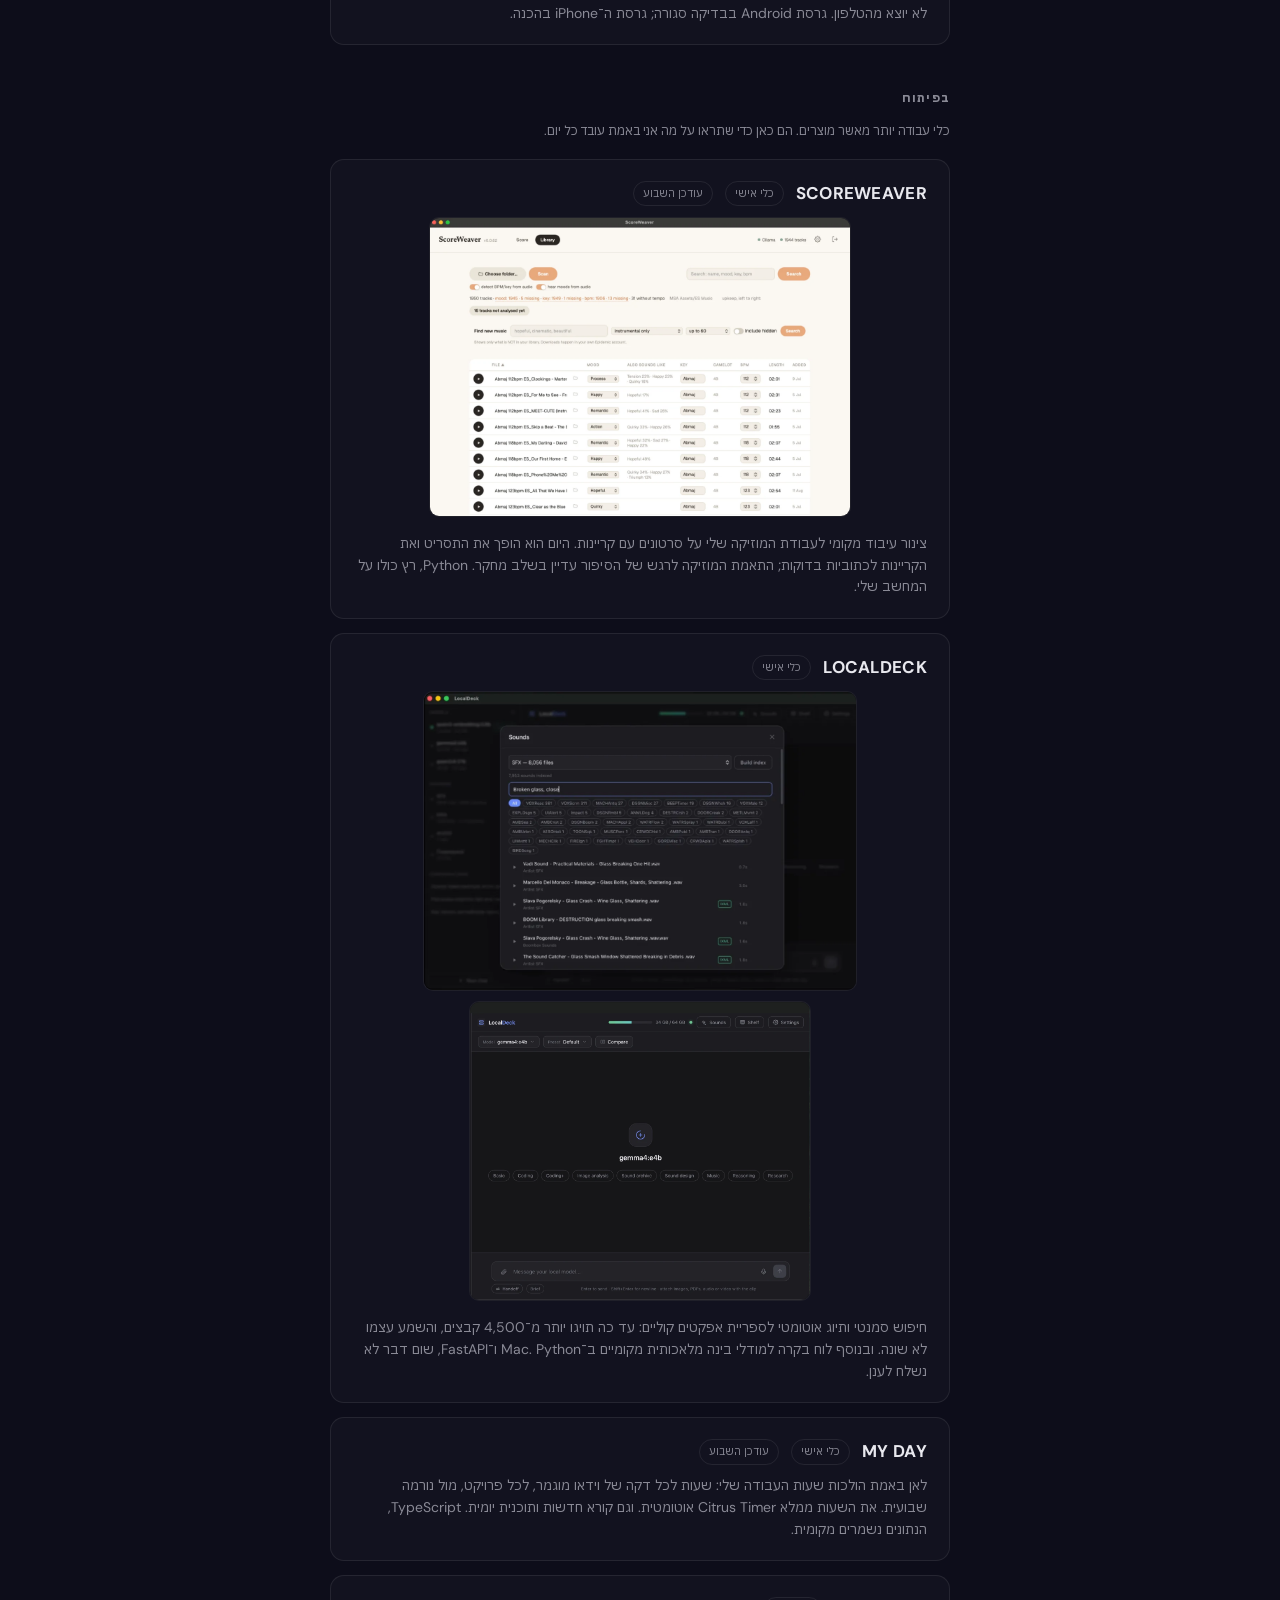
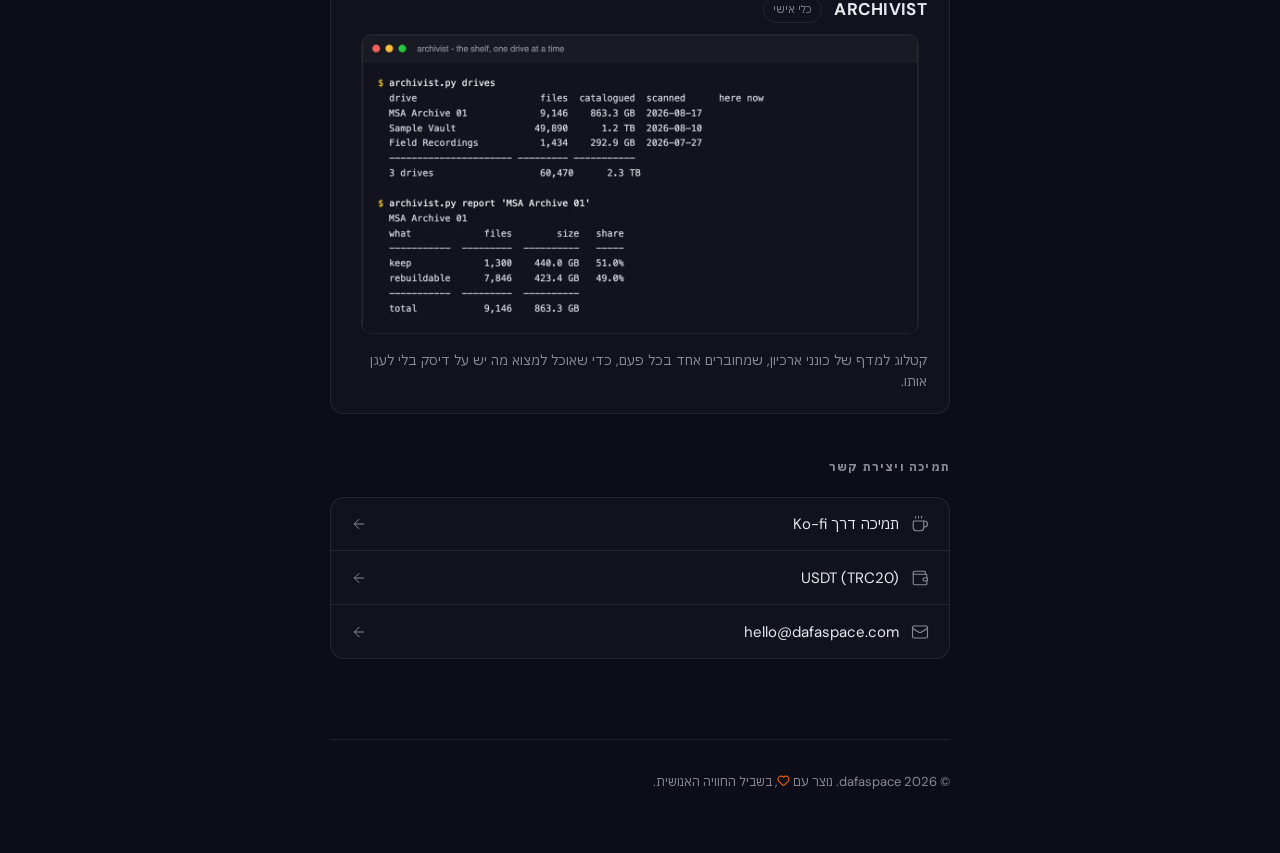
<file: he/index.html>
<!DOCTYPE html>
<html lang="he" dir="rtl">
<head>
  <meta charset="UTF-8">
  <base href="../">
  <meta name="viewport" content="width=device-width, initial-scale=1.0">
  <meta name="description" data-t-attr="content:meta.description" content="Daniel Fainberg, מפתח עצמאי ואמן חזותי. בונה אפליקציות קטנות וממוקדות תחת השם dafaspace.">
  <meta property="og:title" data-t-attr="content:meta.title" content="dafaspace - Daniel Fainberg">
  <meta property="og:description" data-t-attr="content:meta.ogDescription" content="אפליקציות קטנות וממוקדות של מפתח עצמאי אחד. קולנוע, תיאוריה מוזיקלית, אסטרולוגיה וכלים למוזיקאים.">
  <meta property="og:type" content="website">
  <meta property="og:url" content="https://dafaspace.com/he/">
  <meta property="og:site_name" content="dafaspace">
  <meta property="og:locale" content="he_IL">
  <meta property="og:image" content="https://dafaspace.com/og-image.png">
  <meta property="og:image:width" content="1200">
  <meta property="og:image:height" content="630">
  <meta property="og:image:alt" content="dafaspace">
  <meta name="twitter:card" content="summary_large_image">
  <meta name="theme-color" content="#0d0d1a">
  <title data-t="meta.title">dafaspace - Daniel Fainberg</title>
  <link rel="icon" href="logo-mark.svg" type="image/svg+xml">
  <link rel="icon" href="favicon-32.png" type="image/png" sizes="32x32">
  <link rel="apple-touch-icon" href="apple-touch-icon.png">

  <link rel="preconnect" href="https://fonts.googleapis.com">
  <link rel="preconnect" href="https://fonts.gstatic.com" crossorigin>
  <link href="https://fonts.googleapis.com/css2?family=DM+Sans:wght@400;500;600;700&display=swap" rel="stylesheet">
  <!-- Japanese glyphs (Noto Sans JP, 120 slices) load only for a Japanese page or a Japanese browser,
       whose language offer on / is written in Japanese. Every other page downloads nothing of it. -->
  <script>
    if (document.documentElement.lang === 'ja' || (navigator.languages || [navigator.language]).some(l => /^ja\b/i.test(l || ''))) {
      document.write('<link rel="stylesheet" href="fonts/ja.css">');
    }
  </script>

  <style>
    /* Script partners for DM Sans, which has no Cyrillic, Georgian, Hebrew or Japanese (Tastebook,
       approved by Dafa 3 Nov 2026, the same in Cinemail and Tunemail). Only the non-Latin files are
       self-hosted, each with its unicode-range, so an English page downloads none of them.
       Licences: fonts/OFL-*.txt. */
    @font-face {
      font-family: 'Geist';
      font-style: normal;
      font-weight: 400 700;
      font-display: swap;
      src: url(fonts/geist-cyrillic-ext-400-700.woff2) format('woff2');
      unicode-range: U+0460-052F, U+1C80-1C8A, U+20B4, U+2DE0-2DFF, U+A640-A69F, U+FE2E-FE2F;
    }
    @font-face {
      font-family: 'Geist';
      font-style: normal;
      font-weight: 400 700;
      font-display: swap;
      src: url(fonts/geist-cyrillic-400-700.woff2) format('woff2');
      unicode-range: U+0301, U+0400-045F, U+0490-0491, U+04B0-04B1, U+2116;
    }
    @font-face {
      font-family: 'Noto Sans Georgian';
      font-style: normal;
      font-weight: 400 700;
      font-stretch: 62.5% 100%;
      font-display: swap;
      src: url(fonts/noto-sans-georgian-georgian-400-700.woff2) format('woff2');
      unicode-range: U+0589, U+10A0-10FF, U+1C90-1CBA, U+1CBD-1CBF, U+205A, U+2D00-2D2F, U+2E31;
    }
    @font-face {
      font-family: 'IBM Plex Sans Hebrew';
      font-style: normal;
      font-weight: 400;
      font-display: swap;
      src: url(fonts/ibm-plex-sans-hebrew-hebrew-400.woff2) format('woff2');
      unicode-range: U+0307-0308, U+0590-05FF, U+200C-2010, U+20AA, U+25CC, U+FB1D-FB4F;
    }
    @font-face {
      font-family: 'IBM Plex Sans Hebrew';
      font-style: normal;
      font-weight: 700;
      font-display: swap;
      src: url(fonts/ibm-plex-sans-hebrew-hebrew-700.woff2) format('woff2');
      unicode-range: U+0307-0308, U+0590-05FF, U+200C-2010, U+20AA, U+25CC, U+FB1D-FB4F;
    }
    @font-face {
      font-family: 'Noto Sans Arabic';
      font-style: normal;
      font-weight: 400;
      font-display: swap;
      src: url(fonts/noto-sans-arabic-arabic-400.woff2) format('woff2');
      unicode-range: U+0600-06FF, U+0750-077F, U+0870-0891, U+0897-08E1, U+08E3-08FF, U+200C-200E, U+2010-2011, U+204F, U+2E41, U+FB50-FDFF, U+FE70-FE74, U+FE76-FEFC, U+102E0-102FB, U+10E60-10E7E, U+10EC2-10EC7, U+10EC9-10EEE, U+10EF0-10EFF, U+1EE00-1EEFF;
    }
    @font-face {
      font-family: 'Noto Sans Arabic';
      font-style: normal;
      font-weight: 700;
      font-display: swap;
      src: url(fonts/noto-sans-arabic-arabic-700.woff2) format('woff2');
      unicode-range: U+0600-06FF, U+0750-077F, U+0870-0891, U+0897-08E1, U+08E3-08FF, U+200C-200E, U+2010-2011, U+204F, U+2E41, U+FB50-FDFF, U+FE70-FE74, U+FE76-FEFC, U+102E0-102FB, U+10E60-10E7E, U+10EC2-10EC7, U+10EC9-10EEE, U+10EF0-10EFF, U+1EE00-1EEFF;
    }

    *, *::before, *::after { box-sizing: border-box; margin: 0; padding: 0; }

    :root {
      color-scheme: dark;
      --bg: #0d0d1a;
      --text: #e8e8ee;
      --muted: #8a8a96;
      --accent: #D96512;
      --border: rgba(255,255,255,0.08);
      --card: rgba(255,255,255,0.025);
      --card-hover: rgba(255,255,255,0.045);
    }

    html, body {
      background: var(--bg);
      color: var(--text);
      font-family: 'DM Sans', 'Geist', 'Noto Sans Georgian', 'IBM Plex Sans Hebrew', 'Noto Sans Arabic', 'Noto Sans JP', system-ui, -apple-system, BlinkMacSystemFont, sans-serif;
      font-size: 16px;
      line-height: 1.6;
      -webkit-font-smoothing: antialiased;
      -moz-osx-font-smoothing: grayscale;
    }

    body {
      min-height: 100vh;
      display: flex;
      flex-direction: column;
      align-items: center;
      padding: 56px 24px 60px;
    }

    header, main, footer {
      width: 100%;
      max-width: 620px;
    }

    /* Header */
    .logo {
      font-size: 14px;
      font-weight: 600;
      letter-spacing: 0.5px;
      color: var(--text);
      margin-bottom: 40px;
      display: inline-flex;
      align-items: center;
      gap: 8px;
    }
    .logo-dot {
      width: 8px;
      height: 8px;
      border-radius: 50%;
      background: var(--accent);
      display: inline-block;
    }


    /* Header row: the logo, and the language pill when the site has more than one language.
       The pill is Underpicture's (app/index.html, .lang-slot / select.lang), lifted whole:
       a native select, so a phone opens its own picker, with the chevron drawn here because
       the browser's own arrow cannot be placed. */
    .top { display: flex; align-items: center; justify-content: space-between; gap: 16px; margin-bottom: 40px; }
    .top .logo { margin-bottom: 0; }
    .lang-slot { position: relative; display: inline-flex; }
    .lang-slot[hidden] { display: none; }
    .lang-slot::after { content: ""; position: absolute; inset-inline-end: 12px; top: 50%; width: 12px; height: 12px;
      transform: translateY(-50%); pointer-events: none; background: var(--muted);
      -webkit-mask: url("data:image/svg+xml,%3Csvg xmlns='http://www.w3.org/2000/svg' viewBox='0 0 12 12'%3E%3Cpath d='M2.5 4.5 6 8l3.5-3.5' fill='none' stroke='black' stroke-width='1.5' stroke-linecap='round' stroke-linejoin='round'/%3E%3C/svg%3E") center / contain no-repeat;
              mask: url("data:image/svg+xml,%3Csvg xmlns='http://www.w3.org/2000/svg' viewBox='0 0 12 12'%3E%3Cpath d='M2.5 4.5 6 8l3.5-3.5' fill='none' stroke='black' stroke-width='1.5' stroke-linecap='round' stroke-linejoin='round'/%3E%3C/svg%3E") center / contain no-repeat; }
    select.lang { font: inherit; font-size: 13px; color: var(--muted); background: transparent; border: 1px solid var(--border);
      border-radius: 999px; padding-block: .5em; padding-inline: .9em 2.2em; min-height: 44px; max-width: 12em; cursor: pointer;
      -webkit-appearance: none; appearance: none; -webkit-tap-highlight-color: transparent; }
    select.lang:hover { color: var(--text); }
    /* The browser shapes every language name in the pill, so with the full stack each page would fetch
       every partner file just for them. The pill carries only the partner of the page's own language;
       the other names fall to the system font, and the open list is drawn by the system anyway. */
    select.lang { font-family: 'DM Sans', system-ui, sans-serif; line-height: 1; }
    :lang(ru) select.lang, :lang(uk) select.lang { font-family: 'DM Sans', 'Geist', system-ui, sans-serif; }
    :lang(ka) select.lang { font-family: 'DM Sans', 'Noto Sans Georgian', system-ui, sans-serif; }
    :lang(he) select.lang { font-family: 'DM Sans', 'IBM Plex Sans Hebrew', system-ui, sans-serif; }
    :lang(ar) select.lang { font-family: 'DM Sans', 'Noto Sans Arabic', system-ui, sans-serif; }
    :lang(ja) select.lang { font-family: 'DM Sans', 'Noto Sans JP', system-ui, sans-serif; }

    /* The language offer, on "/" only: a quiet line in the reader's own language, never a redirect */
    .lang-offer { display: flex; align-items: center; gap: 12px; margin: -20px 0 28px;
      font-size: 14px; color: var(--muted); line-height: 1.4; }
    .lang-offer-text { flex: 0 1 auto; min-width: 0; }
    .lang-offer[hidden] { display: none; }
    .lang-offer button {
      display: inline-flex; align-items: center; justify-content: center;
      font: inherit; line-height: 1; min-height: 44px; padding: 0 .6em;
      background: none; border: 0; color: var(--text); cursor: pointer;
      -webkit-appearance: none; appearance: none; -webkit-tap-highlight-color: transparent;
      text-box: trim-both cap alphabetic;
    }
    .lang-offer .lang-offer-go { flex: none; padding: 0; text-decoration: underline; text-decoration-color: rgba(255,255,255,0.25);
      text-decoration-thickness: 1px; text-underline-offset: 5px; }
    .lang-offer .lang-offer-close { flex: none; color: var(--muted); min-width: 44px; margin-inline-start: auto; }

    /* Japanese: no line may open with a small kana or a closing mark */
    :lang(ja) { line-break: strict; }

    /* Hero */
    .hero {
      display: flex;
      align-items: center;
      gap: 16px;
      margin-bottom: 18px;
    }
    .avatar {
      width: 56px;
      height: 56px;
      border-radius: 50%;
      object-fit: cover;
      border: 1px solid var(--border);
      flex-shrink: 0;
    }
    h1 {
      font-size: 24px;
      font-weight: 700;
      letter-spacing: -0.4px;
      line-height: 1.2;
    }
    .tagline {
      font-size: 16px;
      color: var(--muted);
      margin-bottom: 32px;
      line-height: 1.55;
    }

    /* About paragraphs */
    .bio p {
      font-size: 15px;
      color: var(--text);
      margin-bottom: 12px;
      line-height: 1.65;
    }
    .bio p:last-child { margin-bottom: 0; }
    .bio a {
      color: var(--text);
      text-decoration: none;
      border-bottom: 1px solid var(--border);
      transition: border-color 0.15s ease;
    }
    .bio a:hover { border-color: var(--accent); }
    /* The rest of the bio folds away, so the first projects fit on a phone screen */
    .bio details { margin-top: 4px; }
    .bio summary {
      display: inline-flex;
      align-items: center;
      gap: 6px;
      min-height: 44px;
      font-size: 14px;
      line-height: 1;
      text-box: trim-both cap alphabetic;
      color: var(--muted);
      cursor: pointer;
      list-style: none;
      -webkit-tap-highlight-color: transparent;
    }
    .bio summary::-webkit-details-marker { display: none; }
    .bio summary:hover { color: var(--text); }
    .bio summary svg { transition: transform 0.2s ease; }
    .bio details[open] summary svg { transform: rotate(180deg); }
    .bio details[open] summary { margin-bottom: 8px; }
    .bio summary .less, .bio details[open] summary .more { display: none; }
    .bio details[open] summary .less { display: inline; }

    /* Section */
    section { margin-top: 44px; }
    h2 {
      font-size: 12px;
      font-weight: 600;
      letter-spacing: 1.2px;
      text-transform: uppercase;
      color: var(--muted);
      margin-bottom: 20px;
    }
    /* Headings in the script partners: bold, and Georgian on its condensed width (family rule). */
    :lang(ka) h2, :lang(he) h2, :lang(ja) h2 { font-weight: 700; }
    :lang(ka) h2 { font-stretch: 62.5%; }
    /* Arabic letters join: tracking breaks the joins, and the script has no capitals */
    :lang(ar) h2 { font-weight: 700; letter-spacing: 0; text-transform: none; }

    /* Project card */
    .project {
      /* Flex column so the name can be read before the picture, without
         reordering the markup. */
      display: flex;
      flex-direction: column;
      padding: 20px 22px;
      background: var(--card);
      border: 1px solid var(--border);
      border-radius: 14px;
      text-decoration: none;
      color: var(--text);
      transition: background 0.2s ease, transform 0.2s ease;
      margin-bottom: 14px;
    }
    .project:hover {
      background: var(--card-hover);
      transform: translateY(-1px);
    }
    .project-head {
      display: flex;
      flex-wrap: wrap;                  /* a translated badge can be twice as long as the English */
      align-items: center;
      gap: 8px 12px;
      margin-bottom: 10px;
    }
    .project-logo {
      font-size: 17px;
      line-height: 1.6;
      font-weight: 700;
      letter-spacing: 0.3px;
    }
    .project-logo, .project-logo span { color: var(--text); }
    .project-status {
      white-space: nowrap;
      font-size: 11px;
      color: var(--muted);
      padding: 3px 9px;
      border: 1px solid var(--border);
      border-radius: 100px;
      font-weight: 500;
    }
    .project-desc {
      font-size: 14px;
      color: var(--muted);
      line-height: 1.55;
    }
    .project-note {
      font-size: 13px;
      color: var(--text);
      margin-top: 10px;
      padding-top: 10px;
      border-top: 1px solid var(--border);
      line-height: 1.5;
    }
    /* Non-clickable card, for work with nothing public to link to yet */
    .project--static { cursor: default; }
    .project--static:hover { background: var(--card); transform: none; }

    /* Reading order inside a card: name first, then the picture, then the
       words. Set here rather than in the markup so the source stays plain. */
    .project-head  { order: 1; }
    .project-shot,
    .project-shots,
    .project > a   { order: 2; }
    .project-desc  { order: 3; }
    .project-note  { order: 4; }

    /* Screenshot. Height-capped so a card stays scannable: nine full-height
       captures made the page a very long scroll. Shown whole, never cropped -
       cropping cut off the parts of an interface that say what the app does. */
    .project-shot {
      display: block;
      width: auto;
      max-width: 100%;
      max-height: 300px;
      height: auto;
      border-radius: 10px;
      border: 1px solid var(--border);
      margin: 0 auto 16px;
      background: rgba(0,0,0,0.25);
      object-fit: contain;
    }
    .project > a { text-decoration: none; }

    /* Frames that only make sense together, in one row. */
    .project-shots {
      display: flex;
      gap: 10px;
      justify-content: center;
      align-items: flex-start;
      margin-bottom: 16px;
    }
    .project-shots .project-shot {
      margin: 0;
      min-width: 0;
      max-height: 300px;
    }
    /* Stacked frames, for wide captures that would be unreadable side by side. */
    .project-shots--stack { flex-direction: column; align-items: center; }
    .section-note {
      font-size: 13px;
      color: var(--muted);
      margin: -8px 0 18px;
      line-height: 1.55;
    }

    /* Freshness badge. Hidden by default; the weekly script turns on only the
       projects that actually moved, by writing selectors into the block below.
       Deliberately NOT a "last updated" date: a finished, stable app would then
       look abandoned, while an absent badge claims nothing at all. */
    .fresh {
      display: none;
      font-size: 11px;
      font-weight: 500;
      color: var(--muted);
      padding: 3px 9px;
      border: 1px solid var(--border);
      border-radius: 100px;
      white-space: nowrap;
    }

    /* Connect / Support links */
    .links {
      display: flex;
      flex-direction: column;
      gap: 1px;
      border: 1px solid var(--border);
      border-radius: 14px;
      overflow: hidden;
      background: var(--card);
    }
    .links a, .links button {
      display: flex;
      align-items: center;
      justify-content: space-between;
      padding: 14px 20px;
      color: var(--text);
      text-decoration: none;
      font-size: 15px;
      transition: background 0.15s ease;
      border-bottom: 1px solid var(--border);
    }
    .links button {
      width: 100%; font: inherit; font-size: 15px; line-height: inherit; text-align: start; cursor: pointer;
      background: none; border-width: 0 0 1px; border-style: solid; border-color: var(--border);
      -webkit-appearance: none; appearance: none; -webkit-tap-highlight-color: transparent;
    }
    .links a:last-child { border-bottom: none; }
    .links a:hover, .links button:hover { background: var(--card-hover); }
    .links .label { display: flex; align-items: center; gap: 12px; }
    .links .label-icon {
      width: 18px; height: 18px;
      display: inline-flex;
      align-items: center; justify-content: center;
      color: var(--muted);
    }
    .links .arrow {
      display: inline-flex;
      color: var(--muted);
      transition: transform 0.15s ease, color 0.15s ease;
    }
    .links a:hover .arrow, .links button:hover .arrow { transform: translateX(2px); color: var(--text); }
    /* Right to left, the arrow points the way the row reads */
    [dir="rtl"] .links .arrow { transform: scaleX(-1); }
    [dir="rtl"] .links a:hover .arrow, [dir="rtl"] .links button:hover .arrow { transform: scaleX(-1) translateX(2px); }
    .visually-hidden { position: absolute; width: 1px; height: 1px; margin: -1px; overflow: hidden; clip-path: inset(50%); white-space: nowrap; }

    /* Footer */
    footer {
      margin-top: 80px;
      padding-top: 32px;
      border-top: 1px solid var(--border);
      font-size: 13px;
      color: var(--muted);
      line-height: 1.6;
    }
    footer .heart { display: inline-block; width: 13px; height: 13px; vertical-align: -1px; background: var(--accent);
      -webkit-mask: url("data:image/svg+xml,%3Csvg xmlns='http://www.w3.org/2000/svg' viewBox='0 0 24 24'%3E%3Cpath d='M2 9.5a5.5 5.5 0 0 1 9.591-3.676.56.56 0 0 0 .818 0A5.49 5.49 0 0 1 22 9.5c0 2.29-1.5 4-3 5.5l-5.492 5.313a2 2 0 0 1-3 0L5 15c-1.5-1.5-3-3.2-3-5.5' fill='none' stroke='black' stroke-width='2' stroke-linecap='round' stroke-linejoin='round'/%3E%3C/svg%3E") center / contain no-repeat;
              mask: url("data:image/svg+xml,%3Csvg xmlns='http://www.w3.org/2000/svg' viewBox='0 0 24 24'%3E%3Cpath d='M2 9.5a5.5 5.5 0 0 1 9.591-3.676.56.56 0 0 0 .818 0A5.49 5.49 0 0 1 22 9.5c0 2.29-1.5 4-3 5.5l-5.492 5.313a2 2 0 0 1-3 0L5 15c-1.5-1.5-3-3.2-3-5.5' fill='none' stroke='black' stroke-width='2' stroke-linecap='round' stroke-linejoin='round'/%3E%3C/svg%3E") center / contain no-repeat; }
    footer a { color: var(--muted); text-decoration: none; border-bottom: 1px solid var(--border); }
    footer a:hover { color: var(--text); border-color: var(--text); }

    /* Mobile */
    @media (max-width: 600px) {
      body { padding: 48px 20px 40px; }
      .top { margin-bottom: 44px; }
      .tagline { font-size: 16px; }
      section { margin-top: 44px; }
    }
  </style>

  <!-- Generated from index.html by tools/i18n.mjs. Edit index.html and i18n/he.json, not this file. -->
  <!-- I18N:START - written by tools/i18n.mjs build. Do not hand-edit inside. -->
  <link rel="canonical" href="https://dafaspace.com/he/">
  <link rel="alternate" hreflang="en" href="https://dafaspace.com/">
  <link rel="alternate" hreflang="ru" href="https://dafaspace.com/ru/">
  <link rel="alternate" hreflang="uk" href="https://dafaspace.com/uk/">
  <link rel="alternate" hreflang="ka" href="https://dafaspace.com/ka/">
  <link rel="alternate" hreflang="es" href="https://dafaspace.com/es/">
  <link rel="alternate" hreflang="pt-BR" href="https://dafaspace.com/pt-BR/">
  <link rel="alternate" hreflang="fr" href="https://dafaspace.com/fr/">
  <link rel="alternate" hreflang="de" href="https://dafaspace.com/de/">
  <link rel="alternate" hreflang="it" href="https://dafaspace.com/it/">
  <link rel="alternate" hreflang="tr" href="https://dafaspace.com/tr/">
  <link rel="alternate" hreflang="ja" href="https://dafaspace.com/ja/">
  <link rel="alternate" hreflang="he" href="https://dafaspace.com/he/">
  <link rel="alternate" hreflang="ar" href="https://dafaspace.com/ar/">
  <link rel="alternate" hreflang="x-default" href="https://dafaspace.com/">
  <script>window.SITE_LANGS = [{"code":"en","name":"English","dir":"ltr","path":"/"},{"code":"ru","name":"Русский","dir":"ltr","path":"/ru/","offer":{"text":"Открыть эту страницу на русском?","yes":"Открыть","close":"Закрыть"}},{"code":"uk","name":"Українська","dir":"ltr","path":"/uk/","offer":{"text":"Відкрити цю сторінку українською?","yes":"Відкрити","close":"Закрити"}},{"code":"ka","name":"ქართული","dir":"ltr","path":"/ka/","offer":{"text":"გავხსნა ეს გვერდი ქართულად?","yes":"გახსნა","close":"დახურვა"}},{"code":"es","name":"Español","dir":"ltr","path":"/es/","offer":{"text":"¿Abrir esta página en español?","yes":"Abrir","close":"Cerrar"}},{"code":"pt-BR","name":"Português (Brasil)","dir":"ltr","path":"/pt-BR/","offer":{"text":"Abrir esta página em português?","yes":"Abrir","close":"Fechar"}},{"code":"fr","name":"Français","dir":"ltr","path":"/fr/","offer":{"text":"Ouvrir cette page en français ?","yes":"Ouvrir","close":"Fermer"}},{"code":"de","name":"Deutsch","dir":"ltr","path":"/de/","offer":{"text":"Diese Seite auf Deutsch öffnen?","yes":"Öffnen","close":"Schließen"}},{"code":"it","name":"Italiano","dir":"ltr","path":"/it/","offer":{"text":"Aprire questa pagina in italiano?","yes":"Apri","close":"Chiudi"}},{"code":"tr","name":"Türkçe","dir":"ltr","path":"/tr/","offer":{"text":"Bu sayfa Türkçe açılsın mı?","yes":"Aç","close":"Kapat"}},{"code":"ja","name":"日本語","dir":"ltr","path":"/ja/","offer":{"text":"このページを日本語で開きますか？","yes":"開く","close":"閉じる"}},{"code":"he","name":"עברית","dir":"rtl","path":"/he/","offer":{"text":"לפתוח את הדף הזה בעברית?","yes":"פתיחה","close":"סגירה"}},{"code":"ar","name":"العربية","dir":"rtl","path":"/ar/","offer":{"text":"هل تريد فتح هذه الصفحة بالعربية؟","yes":"فتح","close":"إغلاق"}}]</script>
  <!-- I18N:END -->

  <!-- FRESH:START - written weekly by _portfolio/site-weekly.mjs. Do not hand-edit
       inside; edit the badge style above, or the script, instead. -->
  <style id="fresh-rules">
#p-cinemail .fresh,
#p-underpicture .fresh,
#p-astrotrip .fresh,
#p-scoreweaver .fresh,
#p-myday .fresh { display: inline-flex }
  </style>
  <!-- FRESH:END -->
</head>
<body>
  <header class="top">
    <div class="logo"><span id="logo"></span></div>
    <span class="lang-slot" hidden data-label="שפה" data-t-attr="data-label:lang.label"></span>
  </header>

  <main>
    <div class="lang-offer" hidden>
      <span class="lang-offer-text" data-t="offer.text">לפתוח את הדף הזה בעברית?</span>
      <button type="button" class="lang-offer-go" data-t="offer.yes">פתיחה</button>
      <button type="button" class="lang-offer-close" aria-label="סגירה" data-t-attr="aria-label:offer.close"><svg width="14" height="14" viewBox="0 0 24 24" fill="none" stroke="currentColor" stroke-width="1.5" stroke-linecap="round" aria-hidden="true"><path d="M6 6l12 12M18 6L6 18"/></svg></button>
    </div>

    <div class="hero">
      <img class="avatar" src="photo.webp" alt="" width="56" height="56">
      <h1>Daniel Fainberg</h1>
    </div>
    <p class="tagline" data-t="tagline">אני בונה אפליקציות קטנות וממוקדות לדברים שאני אוהב: קולנוע, מוזיקה וחיי היומיום.</p>

    <div class="bio">
      <details>
        <summary><span class="more" data-t="bio.more">עוד עליי</span><span class="less" data-t="bio.less">פחות פרטים</span><svg width="14" height="14" viewBox="0 0 24 24" fill="none" stroke="currentColor" stroke-width="1.5" stroke-linecap="round" stroke-linejoin="round" aria-hidden="true"><path d="M6 9l6 6 6-6"/></svg></summary>
      <p data-t="bio.background">אני בא מעולם חזותי: צילום סטילס, וידאו, וידאו־ארט להפקות תיאטרון. כבר שנים אני מתבונן בסקרנות איך תמונה, צליל וקצב מעבירים חוויה אנושית, רגש ותחושה.</p>
      <p data-t="bio.youtube">כבר חמש שנים אני מעצב הסאונד והעורך המוזיקלי של ערוץ YouTube שגדל ל־27 מיליון מנויים.</p>
      <p data-t="bio.study">כרגע אני סטודנט בתוכנית <strong>MA Professional Media Composition</strong> ב־Arts University Bournemouth, ולומד לכתוב מוזיקה לקולנוע.</p>
      <p data-t="bio.dafaspace">בשם <strong>dafaspace</strong> אני בונה אפליקציות שהייתי רוצה להשתמש בהן בעצמי, ואני משתמש בהן כל יום. אני שמח מאוד כשאני רואה שהאפליקציות שלי הופכות את החיים של מישהו לקצת יותר קלים או שמחים. אני מאמין באנשים ובחיבור אנושי משמעותי, ולכן שום דבר לא משמח אותי יותר מאשר כשנפשות קרובות מוצאות זו את זו, וקורה הנס הקטן של מפגש אמיתי.</p>
      <p data-t="bio.contact">שאלות על האפליקציות, או רעיון לעבודה משותפת? כתבו אל <a href="mailto:hello@dafaspace.com">hello@dafaspace.com</a>. אני קורא כל הודעה.</p>
      </details>
    </div>

    <section>
      <h2 data-t="sec.projects">פרויקטים</h2>

      <a id="p-cinemail" class="project" aria-labelledby="n-cinemail s-cinemail" href="https://cinemail.app" target="_blank" rel="noopener">
        <div class="project-shots">
          <img class="project-shot" data-t-attr="alt:cinemail.shot1" src="shots/cinemail1.webp" alt="חיפוש Hildur ב־Cinemail: בתוצאות האנשים מופיעה ראשונה המלחינה Hildur Gudnadottir, ואחריה סרטים וסדרות תואמים" fetchpriority="high" width="706" height="1200">
          <img class="project-shot" data-t-attr="alt:cinemail.shot2" src="shots/cinemail.webp" alt="עמוד סרט ב־Cinemail עם הפוסטר, הדירוג, התקציר, הבמאי, מנהל הצילום והמלחינים, וקישורים לפסקול ב־Spotify, Apple Music ו־YouTube Music" width="608" height="1200">
          <img class="project-shot" data-t-attr="alt:cinemail.shot3" src="shots/cinemail2.webp" alt="פרופיל צפייה ב־Cinemail: סרטים שנצפו וסרטים שעוד לצפות בהם, זמן הצפייה הכולל ודירוג המלחינים שהמשתמש שמע הכי הרבה" width="765" height="1200">
        </div>
        <div class="project-head">
          <h3 class="project-logo" id="n-cinemail"><span>CINE</span>MAIL</h3>
          <div class="project-status" id="s-cinemail" data-t="status.live">זמין</div>
          <div class="fresh" data-t="badge.fresh">עודכן השבוע</div>
        </div>
        <div class="project-desc" data-t="cinemail.desc">בן לוויה אישי לעולם הקולנוע. תעדו סרטים, קבלו המלצות מכמה מילים, שתפו רשימות עם חברים. שמונה שפות, עמודי סרטים ציבוריים, ייבוא מ־IMDb. כבר ברשת; אפליקציית ה־iPhone בבדיקה סגורה.</div>
      </a>

      <a id="p-underpicture" class="project" aria-labelledby="n-underpicture s-underpicture" href="https://underpicture.com" target="_blank" rel="noopener">
        <img class="project-shot" data-t-attr="alt:underpicture.shot1" src="shots/underpicture.webp" alt="מסך הפתיחה של Underpicture: גררו בבת אחת סרטון אחד ושתי רצועות מוזיקה או יותר כדי ליצור קישור ללקוח" loading="lazy" width="1040" height="800">
        <div class="project-head">
          <h3 class="project-logo" id="n-underpicture"><span>UNDER</span>PICTURE</h3>
          <div class="project-status" id="s-underpicture" data-t="status.beta">בטא</div>
          <div class="fresh" data-t="badge.fresh">עודכן השבוע</div>
        </div>
        <div class="project-desc" data-t="underpicture.desc">שלחו ללקוח קישור אחד. הוא שומע כל אפשרות מוזיקלית יחד עם התמונה, מחליף רצועות בזמן שהסרטון ממשיך להתנגן, ומדרג כל אחת: קר, פושר או חם. הבחירה מגיעה לתיבת הדואר שלכם. לעורכים, למלחינים ולצלמי וידאו; עובד בכל טלפון, בשלוש־עשרה שפות.</div>
        <div class="project-note" data-t="underpicture.note">בטא סגורה: כדי ליצור קישורים, בקשו קוד לבודקים בכתובת hello@underpicture.com.</div>
      </a>

      <a id="p-tunemail" class="project" aria-labelledby="n-tunemail s-tunemail" href="https://tunemail.app" target="_blank" rel="noopener">
        <img class="project-shot" data-t-attr="alt:tunemail.shot1" src="shots/tunemail.webp" alt="Tunemail בטלפון: קישור Spotify שהודבק זוהה כ־Radiohead, Creep, עם כפתורים שפותחים את אותו שיר ב־Spotify, Apple Music, Deezer ו־Tidal" loading="lazy" width="780" height="1688">
        <div class="project-head">
          <h3 class="project-logo" id="n-tunemail"><span>TUNE</span>MAIL</h3>
          <div class="project-status" id="s-tunemail" data-t="status.beta">בטא</div>
          <div class="fresh" data-t="badge.fresh">עודכן השבוע</div>
        </div>
        <div class="project-desc" data-t="tunemail.desc">שלחו שיר לכל אחד: קישור אחד שפותח אותו באפליקציה שבה הוא משתמש. כבר ברשת כבטא ציבורית; אפליקציית ה־iPhone בפיתוח.</div>
        <div class="project-note" data-t="tunemail.note">נסו בלי חשבון: הדביקו קישור לשיר.</div>
      </a>

      <a id="p-fifths" class="project" aria-labelledby="n-fifths s-fifths" href="https://dafaspace.github.io/fifths/" target="_blank" rel="noopener">
        <img class="project-shot" data-t-attr="alt:fifths.shot1" src="shots/fifths.webp" alt="הממשק של Another Circle Of Fifths בתצוגת מודוסים: גלגל סולמות צבעוני, שבעת המודוסים של סול, והסולם, האקורדים הדיאטוניים והדומיננטות המשניות של סול במודוס האיוני" loading="lazy" width="538" height="981">
        <div class="project-head">
          <h3 class="project-logo" id="n-fifths"><span>CIRCLE</span> OF FIFTHS</h3>
          <div class="project-status" id="s-fifths" data-t="status.live">זמין</div>
          <div class="fresh" data-t="badge.fresh">עודכן השבוע</div>
        </div>
        <div class="project-desc" data-t="fifths.desc">מעגל קווינטות אינטראקטיבי. חקרו סולמות, מודוסים ואקורדים, שמעו איך הם מתקשרים זה לזה, ובחנו את עצמכם בחידון. חינם, בלי חשבון, עובד גם בלי חיבור לרשת.</div>
      </a>

      <div id="p-citrus" class="project project--static">
        <div class="project-shots">
          <img class="project-shot" data-t-attr="alt:citrus.shot1" src="shots/citrus-focus.webp" alt="Citrus Timer במצב Focus: פלח תפוז שמתמלא עם כיוון השעון, נותרו 27 דקות ו־45 שניות" loading="lazy" width="597" height="900">
          <img class="project-shot" data-t-attr="alt:citrus.shot2" src="shots/citrus-break.webp" alt="Citrus Timer בהפסקה קצרה: הפרי הפך לליים ירוק, נותרו 4 דקות ו־37 שניות" loading="lazy" width="597" height="900">
        </div>
        <div class="project-head">
          <h3 class="project-logo"><span>CITRUS</span> TIMER</h3>
          <div class="project-status" data-t="status.notReleased">טרם יצא</div>
          <div class="fresh" data-t="badge.fresh">עודכן השבוע</div>
        </div>
        <div class="project-desc" data-t="citrus.desc">טיימר פומודורו ל־Mac בצורת תפוז: חלון, או וידג׳ט קטן על שולחן העבודה. הפרי נבנה בזמן שאתם מתרכזים. בשימוש יומיומי; הצעד הבא הוא הורדה חתומה.</div>
      </div>


      <a id="p-astrotrip" class="project" aria-labelledby="n-astrotrip s-astrotrip" href="https://astrovarium.com/" target="_blank" rel="noopener">
        <div class="project-shots">
          <img class="project-shot" data-t-attr="alt:astrotrip.shot1" src="shots/astrovarium-natal.webp" alt="מפה לידתית ב־Astrovarium לפי שיטת הבתים של פלאסידוס: גלגל המזלות, הקאספים של הבתים, מיקומי כוכבי הלכת וקווי ההיבטים" loading="lazy" width="675" height="900">
          <img class="project-shot" data-t-attr="alt:astrotrip.shot2" src="shots/astrovarium-aspects.webp" alt="טבלת ההיבטים של אותה מפה: כל ההיבטים בין כוכבי הלכת, צמתי הירח, לילית, חלק המזל והזוויות, והאורב מוצג בנגיעה." loading="lazy" width="675" height="900">
        </div>
        <div class="project-head">
          <h3 class="project-logo" id="n-astrotrip"><span>ASTRO</span>VARIUM</h3>
          <div class="project-status" id="s-astrotrip" data-t="status.beta">בטא</div>
          <div class="fresh" data-t="badge.fresh">עודכן השבוע</div>
        </div>
        <div class="project-desc" data-t="astrotrip.desc">מפות אסטרולוגיות מדויקות, עם מיקומים שנבדקו מול NASA JPL Horizons. בגרסת הרשת, המפה הלידתית וכל מה שקשור אליה חינם; טרנזיטים, פרוגרסיות, דירקציות, רטורנים, סינסטריה וגלגלים משולשים נפתחים לשבוע עם מפתח גישה. הכול רץ על המכשיר שלכם: בלי שרת, בלי חשבון, שום דבר לא יוצא מהטלפון. גרסת Android בבדיקה סגורה; גרסת ה־iPhone בהכנה.</div>
      </a>


    </section>

    <section>
      <h2 data-t="sec.dev">בפיתוח</h2>
      <p class="section-note" data-t="sec.devNote">כלי עבודה יותר מאשר מוצרים. הם כאן כדי שתראו על מה אני באמת עובד כל יום.</p>

      <div id="p-scoreweaver" class="project project--static">
        <a href="shots/scoreweaver.png" target="_blank" rel="noopener" title="פתיחה בגודל מלא" data-t-attr="title:common.openFull">
          <img class="project-shot" data-t-attr="alt:scoreweaver.shot1" src="shots/scoreweaver.webp" alt="הספרייה של ScoreWeaver: 1,950 רצועות מנותחות בטבלה עם מצב הרוח שזוהה, מצבי רוח חלופיים עם אחוזי ביטחון, סולם, קוד Camelot, BPM ואורך" loading="lazy" width="1200" height="850">
        </a>
        <div class="project-head">
          <h3 class="project-logo"><span>SCORE</span>WEAVER</h3>
          <div class="project-status" data-t="status.private">כלי אישי</div>
          <div class="fresh" data-t="badge.fresh">עודכן השבוע</div>
        </div>
        <div class="project-desc" data-t="scoreweaver.desc">צינור עיבוד מקומי לעבודת המוזיקה שלי על סרטונים עם קריינות. היום הוא הופך את התסריט ואת הקריינות לכתוביות בדוקות; התאמת המוזיקה לרגש של הסיפור עדיין בשלב מחקר. Python, רץ כולו על המחשב שלי.</div>
      </div>

      <div id="p-localdeck" class="project project--static">
        <div class="project-shots project-shots--stack">
          <a href="shots/localdeck2.jpg" target="_blank" rel="noopener" title="פתיחה בגודל מלא" data-t-attr="title:common.openFull">
            <img class="project-shot" data-t-attr="alt:localdeck.shot1" src="shots/localdeck2.webp" alt="חיפוש בספריית אפקטים קוליים ב־LocalDeck באמצעות תיאור הצליל: הביטוי broken glass, close מחזיר קבצים תואמים מתוך 7,953 שאונדקסו, מקובצים לפי קטגוריה" loading="lazy" width="1200" height="827">
          </a>
          <a href="shots/localdeck.png" target="_blank" rel="noopener" title="פתיחה בגודל מלא" data-t-attr="title:common.openFull">
            <img class="project-shot" data-t-attr="alt:localdeck.shot2" src="shots/localdeck.webp" alt="LocalDeck: מודל מקומי טעון עם הצגת צריכת הזיכרון, ומצבים מוגדרים מראש לארכיון סאונד, עיצוב סאונד, מוזיקה, הסקה ומחקר" loading="lazy" width="1200" height="1050">
          </a>
        </div>
        <div class="project-head">
          <h3 class="project-logo"><span>LOCAL</span>DECK</h3>
          <div class="project-status" data-t="status.private">כלי אישי</div>
          <div class="fresh" data-t="badge.fresh">עודכן השבוע</div>
        </div>
        <div class="project-desc" data-t="localdeck.desc">חיפוש סמנטי ותיוג אוטומטי לספריית אפקטים קוליים: עד כה תויגו יותר מ־4,500 קבצים, והשמע עצמו לא שונה. ובנוסף לוח בקרה למודלי בינה מלאכותית מקומיים ב־Mac. Python ו־FastAPI, שום דבר לא נשלח לענן.</div>
      </div>

      <div id="p-myday" class="project project--static">
        <div class="project-head">
          <h3 class="project-logo"><span>MY</span> DAY</h3>
          <div class="project-status" data-t="status.private">כלי אישי</div>
          <div class="fresh" data-t="badge.fresh">עודכן השבוע</div>
        </div>
        <div class="project-desc" data-t="myday.desc">לאן באמת הולכות שעות העבודה שלי: שעות לכל דקה של וידאו מוגמר, לכל פרויקט, מול נורמה שבועית. את השעות ממלא Citrus Timer אוטומטית. וגם קורא חדשות ותוכנית יומית. TypeScript, הנתונים נשמרים מקומית.</div>
      </div>

      <div id="p-archivist" class="project project--static">
        <a href="shots/archivist.png" target="_blank" rel="noopener" title="פתיחה בגודל מלא" data-t-attr="title:common.openFull">
          <img class="project-shot" data-t-attr="alt:archivist.shot1" src="shots/archivist.webp" alt="Archivist בטרמינל: רשימת כוננים מקוטלגים עם מספר קבצים וגדלים, ודוח לכל כונן שמחלק את התוכן למה שצריך לשמור ולמה שאפשר לבנות מחדש" loading="lazy" width="1200" height="643">
        </a>
        <div class="project-head">
          <h3 class="project-logo"><span>ARCHIV</span>IST</h3>
          <div class="project-status" data-t="status.private">כלי אישי</div>
          <div class="fresh" data-t="badge.fresh">עודכן השבוע</div>
        </div>
        <div class="project-desc" data-t="archivist.desc">קטלוג למדף של כונני ארכיון, שמחוברים אחד בכל פעם, כדי שאוכל למצוא מה יש על דיסק בלי לעגן אותו.</div>
      </div>
    </section>

    <section>
      <h2 data-t="sec.support">תמיכה ויצירת קשר</h2>
      <div class="links">
        <a href="https://ko-fi.com/dafaspace" target="_blank" rel="noopener">
          <span class="label">
            <span class="label-icon"><svg width="18" height="18" viewBox="0 0 24 24" fill="none" stroke="currentColor" stroke-width="1.5" stroke-linecap="round" stroke-linejoin="round" aria-hidden="true"><path d="M10 2v2"/><path d="M14 2v2"/><path d="M16 8a1 1 0 0 1 1 1v8a4 4 0 0 1-4 4H7a4 4 0 0 1-4-4V9a1 1 0 0 1 1-1h14a4 4 0 1 1 0 8h-1"/><path d="M6 2v2"/></svg></span>
            <span data-t="support.kofi">תמיכה דרך Ko-fi</span>
          </span>
          <span class="arrow"><svg width="16" height="16" viewBox="0 0 24 24" fill="none" stroke="currentColor" stroke-width="1.5" stroke-linecap="round" stroke-linejoin="round" aria-hidden="true"><path d="M5 12h14"/><path d="m12 5 7 7-7 7"/></svg></span>
        </a>
        <button type="button" onclick="copyUSDT(event)" id="usdt-link" data-copied="הועתק" data-prompt="העתיקו את כתובת ה־USDT (TRC20):" data-t-attr="data-copied:support.copied,data-prompt:support.copyPrompt">
          <span class="label">
            <span class="label-icon"><svg width="18" height="18" viewBox="0 0 24 24" fill="none" stroke="currentColor" stroke-width="1.5" stroke-linecap="round" stroke-linejoin="round" aria-hidden="true"><path d="M19 7V4a1 1 0 0 0-1-1H5a2 2 0 0 0 0 4h15a1 1 0 0 1 1 1v4h-3a2 2 0 0 0 0 4h3a1 1 0 0 0 1-1v-2a1 1 0 0 0-1-1"/><path d="M3 5v14a2 2 0 0 0 2 2h15a1 1 0 0 0 1-1v-4"/></svg></span>
            <span id="usdt-label">USDT (TRC20)</span>
          </span>
          <span class="arrow"><svg width="16" height="16" viewBox="0 0 24 24" fill="none" stroke="currentColor" stroke-width="1.5" stroke-linecap="round" stroke-linejoin="round" aria-hidden="true"><path d="M5 12h14"/><path d="m12 5 7 7-7 7"/></svg></span>
        </button>
        <a href="mailto:hello@dafaspace.com">
          <span class="label">
            <span class="label-icon"><svg width="18" height="18" viewBox="0 0 24 24" fill="none" stroke="currentColor" stroke-width="1.5" stroke-linecap="round" stroke-linejoin="round" aria-hidden="true"><path d="m22 7-8.991 5.727a2 2 0 0 1-2.009 0L2 7"/><rect x="2" y="4" width="20" height="16" rx="2"/></svg></span>
            hello@dafaspace.com
          </span>
          <span class="arrow"><svg width="16" height="16" viewBox="0 0 24 24" fill="none" stroke="currentColor" stroke-width="1.5" stroke-linecap="round" stroke-linejoin="round" aria-hidden="true"><path d="M5 12h14"/><path d="m12 5 7 7-7 7"/></svg></span>
        </a>
      </div>
      <span class="visually-hidden" role="status" id="usdt-status"></span>
    </section>

  </main>

  <footer>
    © <span id="year">2026</span> dafaspace. <span data-t="footer.made">נוצר עם <i class="heart" aria-hidden="true"></i>, בשביל החוויה האנושית.</span>
  </footer>

  <script>
    document.getElementById('year').textContent = new Date().getFullYear();

    const USDT_ADDRESS = "TJ5kerJVe92YZDpqoyEKPqix2MWMmsr5bk", USDT_LABEL = "USDT (TRC20)";

    function copyUSDT(e) {
      e.preventDefault();
      const link = e.currentTarget;
      navigator.clipboard.writeText(USDT_ADDRESS).then(() => {
        const lbl = document.getElementById('usdt-label');
        lbl.textContent = link.dataset.copied + ": " + USDT_ADDRESS.slice(0, 6) + "…" + USDT_ADDRESS.slice(-4);
        document.getElementById('usdt-status').textContent = link.dataset.copied;
        clearTimeout(copyUSDT.t);
        copyUSDT.t = setTimeout(() => { lbl.textContent = USDT_LABEL; document.getElementById('usdt-status').textContent = ''; }, 2500);
      }).catch(() => {
        prompt(link.dataset.prompt, USDT_ADDRESS);
      });
    }
  </script>
  <script>
    // Languages (see CLAUDE.md, Languages). SITE_LANGS is written by tools/i18n.mjs into the
    // I18N block above: every language that has a page, with its name, path and offer words.
    (function () {
      const L = window.SITE_LANGS || [], here = document.documentElement.lang;
      if (L.length < 2) return;
      const slot = document.querySelector('.lang-slot');
      const sel = document.createElement('select');
      sel.className = 'lang';
      sel.setAttribute('aria-label', slot.dataset.label);
      sel.innerHTML = L.map(l => `<option value="${l.code}" lang="${l.code}" dir="${l.dir}">${l.name}</option>`).join('');
      sel.value = here;
      sel.autocomplete = 'off';
      // Back to this page from another language: the browser restores the old choice, so set it again
      addEventListener('pageshow', () => { sel.value = here; });
      sel.addEventListener('change', () => {
        try { localStorage.setItem('dafaspace:lang', sel.value); } catch {}
        location.href = L.find(l => l.code === sel.value).path;
      });
      slot.appendChild(sel);
      slot.hidden = false;

      // "/" is always English. A reader whose language we have gets one quiet offer, in that
      // language, once: shown, it is not shown again for that language (Dafa, 9 Nov 2026).
      // A choice made in the pill, English included, is remembered and respected.
      if (here !== 'en') return;
      let saved = null, shown = null;
      try { saved = localStorage.getItem('dafaspace:lang'); shown = localStorage.getItem('dafaspace:offer-shown'); } catch {}
      if (saved === 'en') return;
      const find = code => L.find(l => l.code === code);
      let pick = saved && find(saved);
      if (!pick) for (const raw of navigator.languages || [navigator.language || 'en']) {
        const l = raw.toLowerCase();
        const base = l.split('-')[0];
        pick = find(base === 'pt' ? 'pt-BR' : base === 'iw' ? 'he' : base);
        if (pick) break;
      }
      if (!pick || pick.code === 'en' || shown === pick.code || !pick.offer) return;
      try { localStorage.setItem('dafaspace:offer-shown', pick.code); } catch {}
      const bar = document.querySelector('.lang-offer');
      bar.lang = pick.code; bar.dir = pick.dir;
      bar.querySelector('.lang-offer-text').textContent = pick.offer.text;
      bar.querySelector('.lang-offer-go').textContent = pick.offer.yes;
      bar.querySelector('.lang-offer-close').setAttribute('aria-label', pick.offer.close);
      bar.querySelector('.lang-offer-go').addEventListener('click', () => {
        try { localStorage.setItem('dafaspace:lang', pick.code); } catch {}
        location.href = pick.path;
      });
      bar.querySelector('.lang-offer-close').addEventListener('click', () => { bar.hidden = true; });
      bar.hidden = false;
    })();
  </script>
  <script src="logo-anim.js"></script>
  <script>dafaspaceLogo(document.getElementById('logo'), { height: 31, word: 'logo-word.svg' })</script>
</body>
</html>
</file>
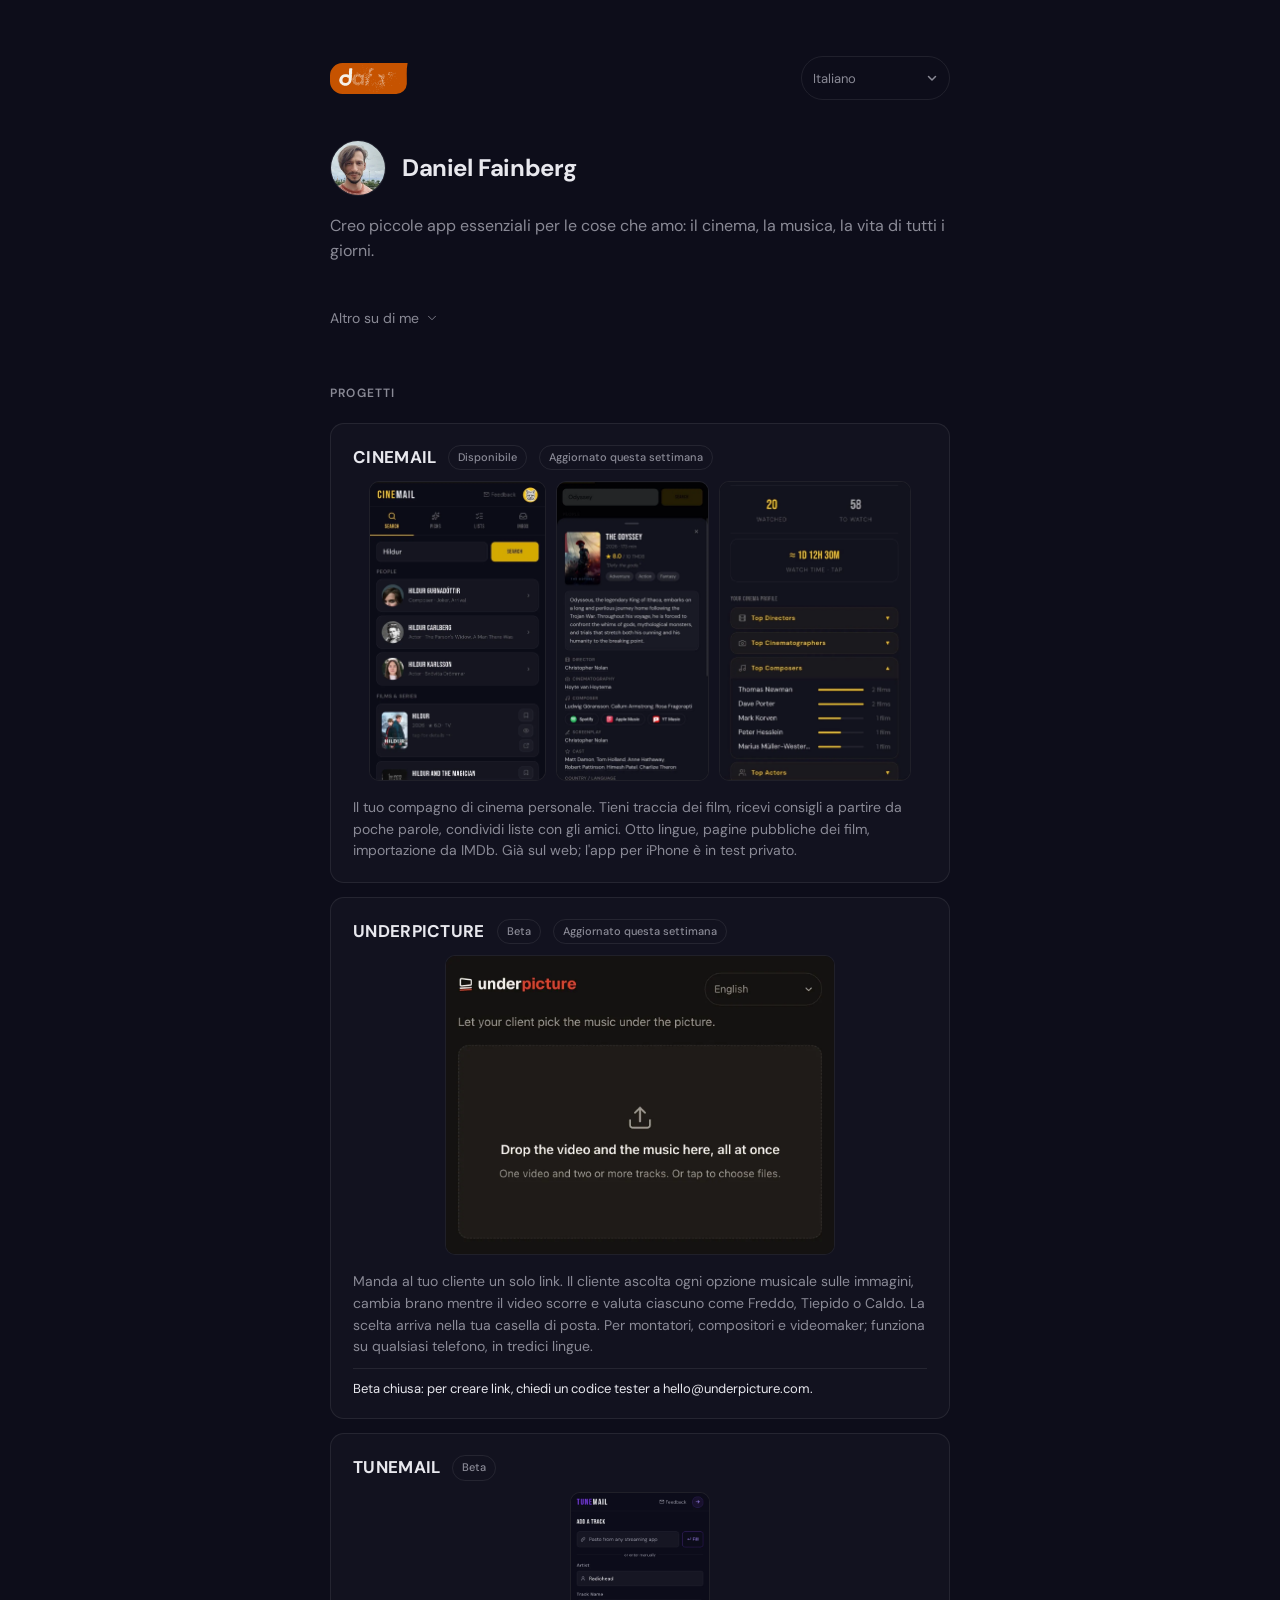
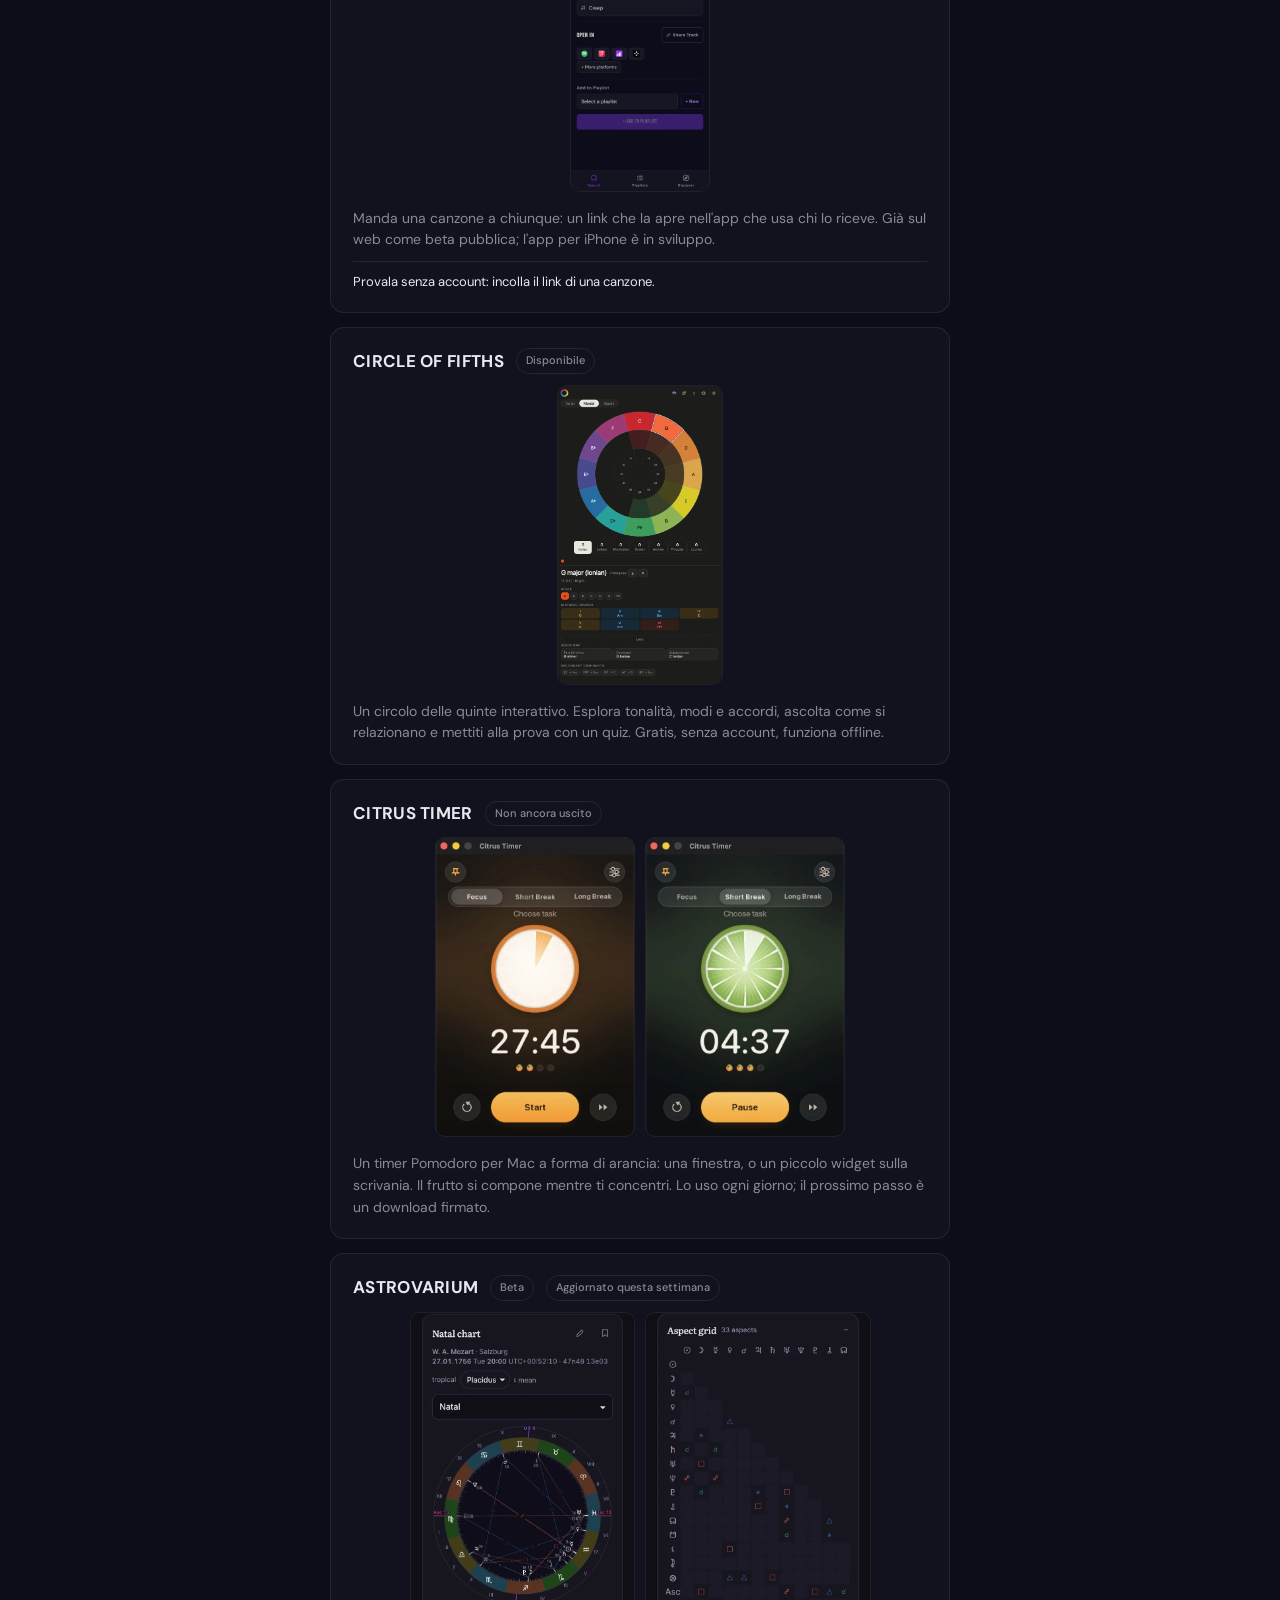
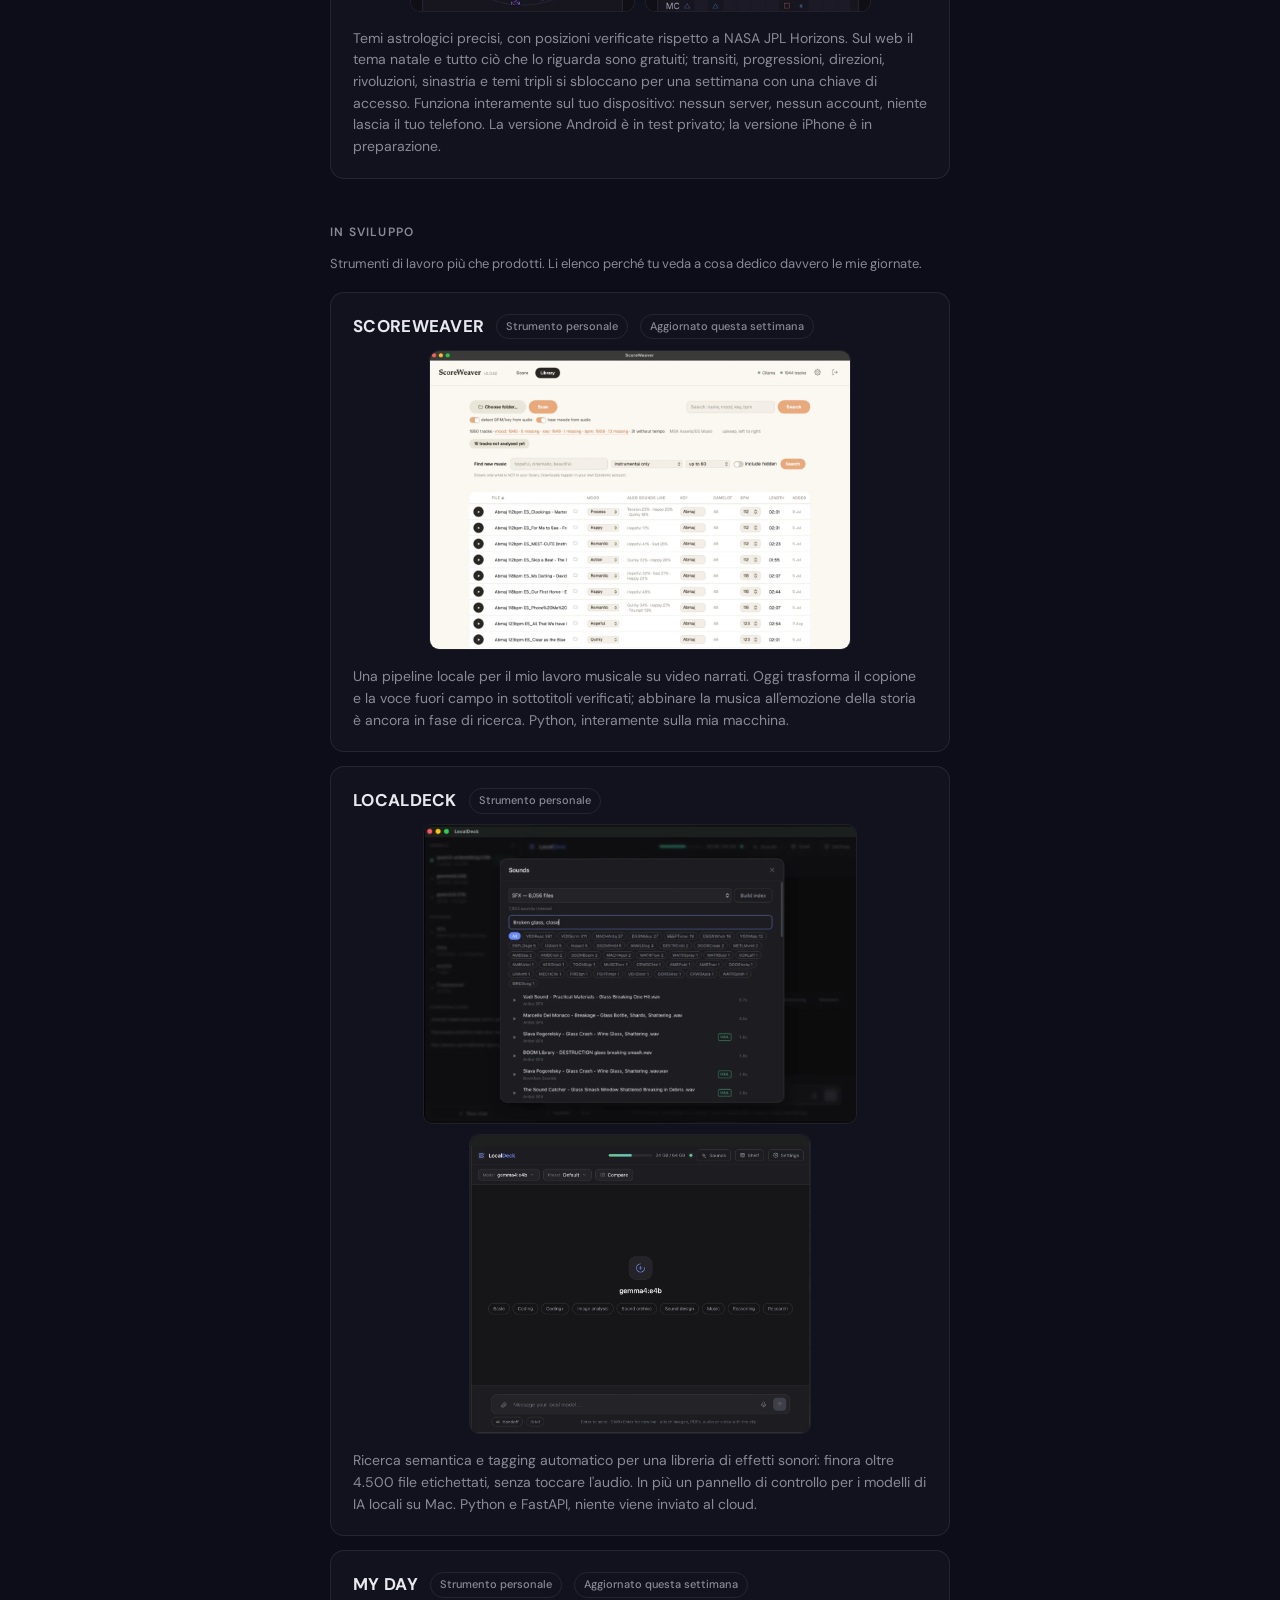
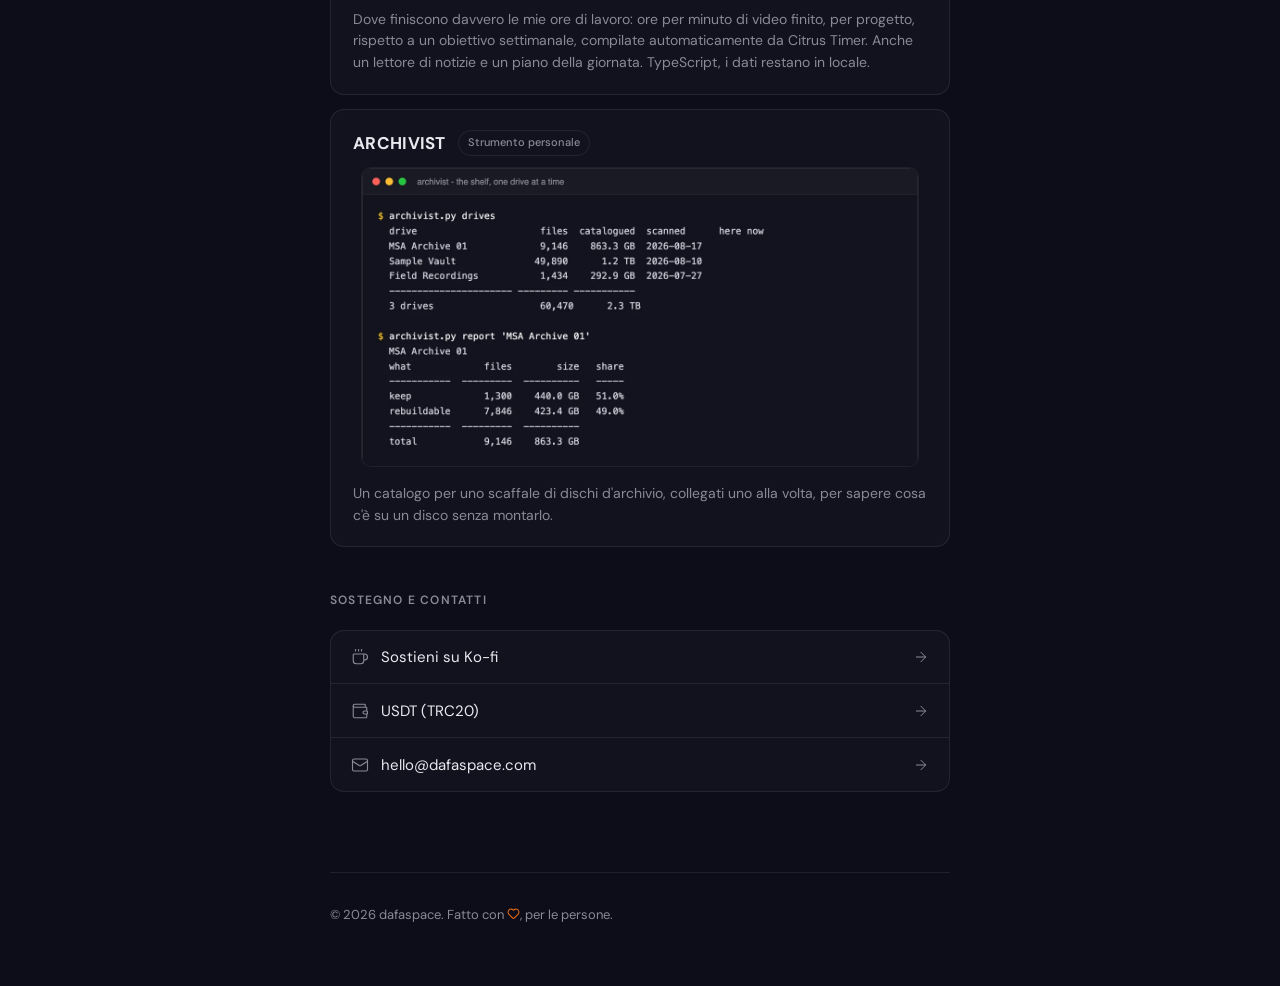
<file: it/index.html>
<!DOCTYPE html>
<html lang="it">
<head>
  <meta charset="UTF-8">
  <base href="../">
  <meta name="viewport" content="width=device-width, initial-scale=1.0">
  <meta name="description" data-t-attr="content:meta.description" content="Daniel Fainberg, sviluppatore indipendente e artista visivo. Piccole app essenziali, firmate dafaspace.">
  <meta property="og:title" data-t-attr="content:meta.title" content="dafaspace - Daniel Fainberg">
  <meta property="og:description" data-t-attr="content:meta.ogDescription" content="Piccole app essenziali di uno sviluppatore indipendente. Cinema, teoria musicale, astrologia e strumenti per musicisti.">
  <meta property="og:type" content="website">
  <meta property="og:url" content="https://dafaspace.com/it/">
  <meta property="og:site_name" content="dafaspace">
  <meta property="og:locale" content="it_IT">
  <meta property="og:image" content="https://dafaspace.com/og-image.png">
  <meta property="og:image:width" content="1200">
  <meta property="og:image:height" content="630">
  <meta property="og:image:alt" content="dafaspace">
  <meta name="twitter:card" content="summary_large_image">
  <meta name="theme-color" content="#0d0d1a">
  <title data-t="meta.title">dafaspace - Daniel Fainberg</title>
  <link rel="icon" href="logo-mark.svg" type="image/svg+xml">
  <link rel="icon" href="favicon-32.png" type="image/png" sizes="32x32">
  <link rel="apple-touch-icon" href="apple-touch-icon.png">

  <link rel="preconnect" href="https://fonts.googleapis.com">
  <link rel="preconnect" href="https://fonts.gstatic.com" crossorigin>
  <link href="https://fonts.googleapis.com/css2?family=DM+Sans:wght@400;500;600;700&display=swap" rel="stylesheet">
  <!-- Japanese glyphs (Noto Sans JP, 120 slices) load only for a Japanese page or a Japanese browser,
       whose language offer on / is written in Japanese. Every other page downloads nothing of it. -->
  <script>
    if (document.documentElement.lang === 'ja' || (navigator.languages || [navigator.language]).some(l => /^ja\b/i.test(l || ''))) {
      document.write('<link rel="stylesheet" href="fonts/ja.css">');
    }
  </script>

  <style>
    /* Script partners for DM Sans, which has no Cyrillic, Georgian, Hebrew or Japanese (Tastebook,
       approved by Dafa 3 Nov 2026, the same in Cinemail and Tunemail). Only the non-Latin files are
       self-hosted, each with its unicode-range, so an English page downloads none of them.
       Licences: fonts/OFL-*.txt. */
    @font-face {
      font-family: 'Geist';
      font-style: normal;
      font-weight: 400 700;
      font-display: swap;
      src: url(fonts/geist-cyrillic-ext-400-700.woff2) format('woff2');
      unicode-range: U+0460-052F, U+1C80-1C8A, U+20B4, U+2DE0-2DFF, U+A640-A69F, U+FE2E-FE2F;
    }
    @font-face {
      font-family: 'Geist';
      font-style: normal;
      font-weight: 400 700;
      font-display: swap;
      src: url(fonts/geist-cyrillic-400-700.woff2) format('woff2');
      unicode-range: U+0301, U+0400-045F, U+0490-0491, U+04B0-04B1, U+2116;
    }
    @font-face {
      font-family: 'Noto Sans Georgian';
      font-style: normal;
      font-weight: 400 700;
      font-stretch: 62.5% 100%;
      font-display: swap;
      src: url(fonts/noto-sans-georgian-georgian-400-700.woff2) format('woff2');
      unicode-range: U+0589, U+10A0-10FF, U+1C90-1CBA, U+1CBD-1CBF, U+205A, U+2D00-2D2F, U+2E31;
    }
    @font-face {
      font-family: 'IBM Plex Sans Hebrew';
      font-style: normal;
      font-weight: 400;
      font-display: swap;
      src: url(fonts/ibm-plex-sans-hebrew-hebrew-400.woff2) format('woff2');
      unicode-range: U+0307-0308, U+0590-05FF, U+200C-2010, U+20AA, U+25CC, U+FB1D-FB4F;
    }
    @font-face {
      font-family: 'IBM Plex Sans Hebrew';
      font-style: normal;
      font-weight: 700;
      font-display: swap;
      src: url(fonts/ibm-plex-sans-hebrew-hebrew-700.woff2) format('woff2');
      unicode-range: U+0307-0308, U+0590-05FF, U+200C-2010, U+20AA, U+25CC, U+FB1D-FB4F;
    }
    @font-face {
      font-family: 'Noto Sans Arabic';
      font-style: normal;
      font-weight: 400;
      font-display: swap;
      src: url(fonts/noto-sans-arabic-arabic-400.woff2) format('woff2');
      unicode-range: U+0600-06FF, U+0750-077F, U+0870-0891, U+0897-08E1, U+08E3-08FF, U+200C-200E, U+2010-2011, U+204F, U+2E41, U+FB50-FDFF, U+FE70-FE74, U+FE76-FEFC, U+102E0-102FB, U+10E60-10E7E, U+10EC2-10EC7, U+10EC9-10EEE, U+10EF0-10EFF, U+1EE00-1EEFF;
    }
    @font-face {
      font-family: 'Noto Sans Arabic';
      font-style: normal;
      font-weight: 700;
      font-display: swap;
      src: url(fonts/noto-sans-arabic-arabic-700.woff2) format('woff2');
      unicode-range: U+0600-06FF, U+0750-077F, U+0870-0891, U+0897-08E1, U+08E3-08FF, U+200C-200E, U+2010-2011, U+204F, U+2E41, U+FB50-FDFF, U+FE70-FE74, U+FE76-FEFC, U+102E0-102FB, U+10E60-10E7E, U+10EC2-10EC7, U+10EC9-10EEE, U+10EF0-10EFF, U+1EE00-1EEFF;
    }

    *, *::before, *::after { box-sizing: border-box; margin: 0; padding: 0; }

    :root {
      color-scheme: dark;
      --bg: #0d0d1a;
      --text: #e8e8ee;
      --muted: #8a8a96;
      --accent: #D96512;
      --border: rgba(255,255,255,0.08);
      --card: rgba(255,255,255,0.025);
      --card-hover: rgba(255,255,255,0.045);
    }

    html, body {
      background: var(--bg);
      color: var(--text);
      font-family: 'DM Sans', 'Geist', 'Noto Sans Georgian', 'IBM Plex Sans Hebrew', 'Noto Sans Arabic', 'Noto Sans JP', system-ui, -apple-system, BlinkMacSystemFont, sans-serif;
      font-size: 16px;
      line-height: 1.6;
      -webkit-font-smoothing: antialiased;
      -moz-osx-font-smoothing: grayscale;
    }

    body {
      min-height: 100vh;
      display: flex;
      flex-direction: column;
      align-items: center;
      padding: 56px 24px 60px;
    }

    header, main, footer {
      width: 100%;
      max-width: 620px;
    }

    /* Header */
    .logo {
      font-size: 14px;
      font-weight: 600;
      letter-spacing: 0.5px;
      color: var(--text);
      margin-bottom: 40px;
      display: inline-flex;
      align-items: center;
      gap: 8px;
    }
    .logo-dot {
      width: 8px;
      height: 8px;
      border-radius: 50%;
      background: var(--accent);
      display: inline-block;
    }


    /* Header row: the logo, and the language pill when the site has more than one language.
       The pill is Underpicture's (app/index.html, .lang-slot / select.lang), lifted whole:
       a native select, so a phone opens its own picker, with the chevron drawn here because
       the browser's own arrow cannot be placed. */
    .top { display: flex; align-items: center; justify-content: space-between; gap: 16px; margin-bottom: 40px; }
    .top .logo { margin-bottom: 0; }
    .lang-slot { position: relative; display: inline-flex; }
    .lang-slot[hidden] { display: none; }
    .lang-slot::after { content: ""; position: absolute; inset-inline-end: 12px; top: 50%; width: 12px; height: 12px;
      transform: translateY(-50%); pointer-events: none; background: var(--muted);
      -webkit-mask: url("data:image/svg+xml,%3Csvg xmlns='http://www.w3.org/2000/svg' viewBox='0 0 12 12'%3E%3Cpath d='M2.5 4.5 6 8l3.5-3.5' fill='none' stroke='black' stroke-width='1.5' stroke-linecap='round' stroke-linejoin='round'/%3E%3C/svg%3E") center / contain no-repeat;
              mask: url("data:image/svg+xml,%3Csvg xmlns='http://www.w3.org/2000/svg' viewBox='0 0 12 12'%3E%3Cpath d='M2.5 4.5 6 8l3.5-3.5' fill='none' stroke='black' stroke-width='1.5' stroke-linecap='round' stroke-linejoin='round'/%3E%3C/svg%3E") center / contain no-repeat; }
    select.lang { font: inherit; font-size: 13px; color: var(--muted); background: transparent; border: 1px solid var(--border);
      border-radius: 999px; padding-block: .5em; padding-inline: .9em 2.2em; min-height: 44px; max-width: 12em; cursor: pointer;
      -webkit-appearance: none; appearance: none; -webkit-tap-highlight-color: transparent; }
    select.lang:hover { color: var(--text); }
    /* The browser shapes every language name in the pill, so with the full stack each page would fetch
       every partner file just for them. The pill carries only the partner of the page's own language;
       the other names fall to the system font, and the open list is drawn by the system anyway. */
    select.lang { font-family: 'DM Sans', system-ui, sans-serif; line-height: 1; }
    :lang(ru) select.lang, :lang(uk) select.lang { font-family: 'DM Sans', 'Geist', system-ui, sans-serif; }
    :lang(ka) select.lang { font-family: 'DM Sans', 'Noto Sans Georgian', system-ui, sans-serif; }
    :lang(he) select.lang { font-family: 'DM Sans', 'IBM Plex Sans Hebrew', system-ui, sans-serif; }
    :lang(ar) select.lang { font-family: 'DM Sans', 'Noto Sans Arabic', system-ui, sans-serif; }
    :lang(ja) select.lang { font-family: 'DM Sans', 'Noto Sans JP', system-ui, sans-serif; }

    /* The language offer, on "/" only: a quiet line in the reader's own language, never a redirect */
    .lang-offer { display: flex; align-items: center; gap: 12px; margin: -20px 0 28px;
      font-size: 14px; color: var(--muted); line-height: 1.4; }
    .lang-offer-text { flex: 0 1 auto; min-width: 0; }
    .lang-offer[hidden] { display: none; }
    .lang-offer button {
      display: inline-flex; align-items: center; justify-content: center;
      font: inherit; line-height: 1; min-height: 44px; padding: 0 .6em;
      background: none; border: 0; color: var(--text); cursor: pointer;
      -webkit-appearance: none; appearance: none; -webkit-tap-highlight-color: transparent;
      text-box: trim-both cap alphabetic;
    }
    .lang-offer .lang-offer-go { flex: none; padding: 0; text-decoration: underline; text-decoration-color: rgba(255,255,255,0.25);
      text-decoration-thickness: 1px; text-underline-offset: 5px; }
    .lang-offer .lang-offer-close { flex: none; color: var(--muted); min-width: 44px; margin-inline-start: auto; }

    /* Japanese: no line may open with a small kana or a closing mark */
    :lang(ja) { line-break: strict; }

    /* Hero */
    .hero {
      display: flex;
      align-items: center;
      gap: 16px;
      margin-bottom: 18px;
    }
    .avatar {
      width: 56px;
      height: 56px;
      border-radius: 50%;
      object-fit: cover;
      border: 1px solid var(--border);
      flex-shrink: 0;
    }
    h1 {
      font-size: 24px;
      font-weight: 700;
      letter-spacing: -0.4px;
      line-height: 1.2;
    }
    .tagline {
      font-size: 16px;
      color: var(--muted);
      margin-bottom: 32px;
      line-height: 1.55;
    }

    /* About paragraphs */
    .bio p {
      font-size: 15px;
      color: var(--text);
      margin-bottom: 12px;
      line-height: 1.65;
    }
    .bio p:last-child { margin-bottom: 0; }
    .bio a {
      color: var(--text);
      text-decoration: none;
      border-bottom: 1px solid var(--border);
      transition: border-color 0.15s ease;
    }
    .bio a:hover { border-color: var(--accent); }
    /* The rest of the bio folds away, so the first projects fit on a phone screen */
    .bio details { margin-top: 4px; }
    .bio summary {
      display: inline-flex;
      align-items: center;
      gap: 6px;
      min-height: 44px;
      font-size: 14px;
      line-height: 1;
      text-box: trim-both cap alphabetic;
      color: var(--muted);
      cursor: pointer;
      list-style: none;
      -webkit-tap-highlight-color: transparent;
    }
    .bio summary::-webkit-details-marker { display: none; }
    .bio summary:hover { color: var(--text); }
    .bio summary svg { transition: transform 0.2s ease; }
    .bio details[open] summary svg { transform: rotate(180deg); }
    .bio details[open] summary { margin-bottom: 8px; }
    .bio summary .less, .bio details[open] summary .more { display: none; }
    .bio details[open] summary .less { display: inline; }

    /* Section */
    section { margin-top: 44px; }
    h2 {
      font-size: 12px;
      font-weight: 600;
      letter-spacing: 1.2px;
      text-transform: uppercase;
      color: var(--muted);
      margin-bottom: 20px;
    }
    /* Headings in the script partners: bold, and Georgian on its condensed width (family rule). */
    :lang(ka) h2, :lang(he) h2, :lang(ja) h2 { font-weight: 700; }
    :lang(ka) h2 { font-stretch: 62.5%; }
    /* Arabic letters join: tracking breaks the joins, and the script has no capitals */
    :lang(ar) h2 { font-weight: 700; letter-spacing: 0; text-transform: none; }

    /* Project card */
    .project {
      /* Flex column so the name can be read before the picture, without
         reordering the markup. */
      display: flex;
      flex-direction: column;
      padding: 20px 22px;
      background: var(--card);
      border: 1px solid var(--border);
      border-radius: 14px;
      text-decoration: none;
      color: var(--text);
      transition: background 0.2s ease, transform 0.2s ease;
      margin-bottom: 14px;
    }
    .project:hover {
      background: var(--card-hover);
      transform: translateY(-1px);
    }
    .project-head {
      display: flex;
      flex-wrap: wrap;                  /* a translated badge can be twice as long as the English */
      align-items: center;
      gap: 8px 12px;
      margin-bottom: 10px;
    }
    .project-logo {
      font-size: 17px;
      line-height: 1.6;
      font-weight: 700;
      letter-spacing: 0.3px;
    }
    .project-logo, .project-logo span { color: var(--text); }
    .project-status {
      white-space: nowrap;
      font-size: 11px;
      color: var(--muted);
      padding: 3px 9px;
      border: 1px solid var(--border);
      border-radius: 100px;
      font-weight: 500;
    }
    .project-desc {
      font-size: 14px;
      color: var(--muted);
      line-height: 1.55;
    }
    .project-note {
      font-size: 13px;
      color: var(--text);
      margin-top: 10px;
      padding-top: 10px;
      border-top: 1px solid var(--border);
      line-height: 1.5;
    }
    /* Non-clickable card, for work with nothing public to link to yet */
    .project--static { cursor: default; }
    .project--static:hover { background: var(--card); transform: none; }

    /* Reading order inside a card: name first, then the picture, then the
       words. Set here rather than in the markup so the source stays plain. */
    .project-head  { order: 1; }
    .project-shot,
    .project-shots,
    .project > a   { order: 2; }
    .project-desc  { order: 3; }
    .project-note  { order: 4; }

    /* Screenshot. Height-capped so a card stays scannable: nine full-height
       captures made the page a very long scroll. Shown whole, never cropped -
       cropping cut off the parts of an interface that say what the app does. */
    .project-shot {
      display: block;
      width: auto;
      max-width: 100%;
      max-height: 300px;
      height: auto;
      border-radius: 10px;
      border: 1px solid var(--border);
      margin: 0 auto 16px;
      background: rgba(0,0,0,0.25);
      object-fit: contain;
    }
    .project > a { text-decoration: none; }

    /* Frames that only make sense together, in one row. */
    .project-shots {
      display: flex;
      gap: 10px;
      justify-content: center;
      align-items: flex-start;
      margin-bottom: 16px;
    }
    .project-shots .project-shot {
      margin: 0;
      min-width: 0;
      max-height: 300px;
    }
    /* Stacked frames, for wide captures that would be unreadable side by side. */
    .project-shots--stack { flex-direction: column; align-items: center; }
    .section-note {
      font-size: 13px;
      color: var(--muted);
      margin: -8px 0 18px;
      line-height: 1.55;
    }

    /* Freshness badge. Hidden by default; the weekly script turns on only the
       projects that actually moved, by writing selectors into the block below.
       Deliberately NOT a "last updated" date: a finished, stable app would then
       look abandoned, while an absent badge claims nothing at all. */
    .fresh {
      display: none;
      font-size: 11px;
      font-weight: 500;
      color: var(--muted);
      padding: 3px 9px;
      border: 1px solid var(--border);
      border-radius: 100px;
      white-space: nowrap;
    }

    /* Connect / Support links */
    .links {
      display: flex;
      flex-direction: column;
      gap: 1px;
      border: 1px solid var(--border);
      border-radius: 14px;
      overflow: hidden;
      background: var(--card);
    }
    .links a, .links button {
      display: flex;
      align-items: center;
      justify-content: space-between;
      padding: 14px 20px;
      color: var(--text);
      text-decoration: none;
      font-size: 15px;
      transition: background 0.15s ease;
      border-bottom: 1px solid var(--border);
    }
    .links button {
      width: 100%; font: inherit; font-size: 15px; line-height: inherit; text-align: start; cursor: pointer;
      background: none; border-width: 0 0 1px; border-style: solid; border-color: var(--border);
      -webkit-appearance: none; appearance: none; -webkit-tap-highlight-color: transparent;
    }
    .links a:last-child { border-bottom: none; }
    .links a:hover, .links button:hover { background: var(--card-hover); }
    .links .label { display: flex; align-items: center; gap: 12px; }
    .links .label-icon {
      width: 18px; height: 18px;
      display: inline-flex;
      align-items: center; justify-content: center;
      color: var(--muted);
    }
    .links .arrow {
      display: inline-flex;
      color: var(--muted);
      transition: transform 0.15s ease, color 0.15s ease;
    }
    .links a:hover .arrow, .links button:hover .arrow { transform: translateX(2px); color: var(--text); }
    /* Right to left, the arrow points the way the row reads */
    [dir="rtl"] .links .arrow { transform: scaleX(-1); }
    [dir="rtl"] .links a:hover .arrow, [dir="rtl"] .links button:hover .arrow { transform: scaleX(-1) translateX(2px); }
    .visually-hidden { position: absolute; width: 1px; height: 1px; margin: -1px; overflow: hidden; clip-path: inset(50%); white-space: nowrap; }

    /* Footer */
    footer {
      margin-top: 80px;
      padding-top: 32px;
      border-top: 1px solid var(--border);
      font-size: 13px;
      color: var(--muted);
      line-height: 1.6;
    }
    footer .heart { display: inline-block; width: 13px; height: 13px; vertical-align: -1px; background: var(--accent);
      -webkit-mask: url("data:image/svg+xml,%3Csvg xmlns='http://www.w3.org/2000/svg' viewBox='0 0 24 24'%3E%3Cpath d='M2 9.5a5.5 5.5 0 0 1 9.591-3.676.56.56 0 0 0 .818 0A5.49 5.49 0 0 1 22 9.5c0 2.29-1.5 4-3 5.5l-5.492 5.313a2 2 0 0 1-3 0L5 15c-1.5-1.5-3-3.2-3-5.5' fill='none' stroke='black' stroke-width='2' stroke-linecap='round' stroke-linejoin='round'/%3E%3C/svg%3E") center / contain no-repeat;
              mask: url("data:image/svg+xml,%3Csvg xmlns='http://www.w3.org/2000/svg' viewBox='0 0 24 24'%3E%3Cpath d='M2 9.5a5.5 5.5 0 0 1 9.591-3.676.56.56 0 0 0 .818 0A5.49 5.49 0 0 1 22 9.5c0 2.29-1.5 4-3 5.5l-5.492 5.313a2 2 0 0 1-3 0L5 15c-1.5-1.5-3-3.2-3-5.5' fill='none' stroke='black' stroke-width='2' stroke-linecap='round' stroke-linejoin='round'/%3E%3C/svg%3E") center / contain no-repeat; }
    footer a { color: var(--muted); text-decoration: none; border-bottom: 1px solid var(--border); }
    footer a:hover { color: var(--text); border-color: var(--text); }

    /* Mobile */
    @media (max-width: 600px) {
      body { padding: 48px 20px 40px; }
      .top { margin-bottom: 44px; }
      .tagline { font-size: 16px; }
      section { margin-top: 44px; }
    }
  </style>

  <!-- Generated from index.html by tools/i18n.mjs. Edit index.html and i18n/it.json, not this file. -->
  <!-- I18N:START - written by tools/i18n.mjs build. Do not hand-edit inside. -->
  <link rel="canonical" href="https://dafaspace.com/it/">
  <link rel="alternate" hreflang="en" href="https://dafaspace.com/">
  <link rel="alternate" hreflang="ru" href="https://dafaspace.com/ru/">
  <link rel="alternate" hreflang="uk" href="https://dafaspace.com/uk/">
  <link rel="alternate" hreflang="ka" href="https://dafaspace.com/ka/">
  <link rel="alternate" hreflang="es" href="https://dafaspace.com/es/">
  <link rel="alternate" hreflang="pt-BR" href="https://dafaspace.com/pt-BR/">
  <link rel="alternate" hreflang="fr" href="https://dafaspace.com/fr/">
  <link rel="alternate" hreflang="de" href="https://dafaspace.com/de/">
  <link rel="alternate" hreflang="it" href="https://dafaspace.com/it/">
  <link rel="alternate" hreflang="tr" href="https://dafaspace.com/tr/">
  <link rel="alternate" hreflang="ja" href="https://dafaspace.com/ja/">
  <link rel="alternate" hreflang="he" href="https://dafaspace.com/he/">
  <link rel="alternate" hreflang="ar" href="https://dafaspace.com/ar/">
  <link rel="alternate" hreflang="x-default" href="https://dafaspace.com/">
  <script>window.SITE_LANGS = [{"code":"en","name":"English","dir":"ltr","path":"/"},{"code":"ru","name":"Русский","dir":"ltr","path":"/ru/","offer":{"text":"Открыть эту страницу на русском?","yes":"Открыть","close":"Закрыть"}},{"code":"uk","name":"Українська","dir":"ltr","path":"/uk/","offer":{"text":"Відкрити цю сторінку українською?","yes":"Відкрити","close":"Закрити"}},{"code":"ka","name":"ქართული","dir":"ltr","path":"/ka/","offer":{"text":"გავხსნა ეს გვერდი ქართულად?","yes":"გახსნა","close":"დახურვა"}},{"code":"es","name":"Español","dir":"ltr","path":"/es/","offer":{"text":"¿Abrir esta página en español?","yes":"Abrir","close":"Cerrar"}},{"code":"pt-BR","name":"Português (Brasil)","dir":"ltr","path":"/pt-BR/","offer":{"text":"Abrir esta página em português?","yes":"Abrir","close":"Fechar"}},{"code":"fr","name":"Français","dir":"ltr","path":"/fr/","offer":{"text":"Ouvrir cette page en français ?","yes":"Ouvrir","close":"Fermer"}},{"code":"de","name":"Deutsch","dir":"ltr","path":"/de/","offer":{"text":"Diese Seite auf Deutsch öffnen?","yes":"Öffnen","close":"Schließen"}},{"code":"it","name":"Italiano","dir":"ltr","path":"/it/","offer":{"text":"Aprire questa pagina in italiano?","yes":"Apri","close":"Chiudi"}},{"code":"tr","name":"Türkçe","dir":"ltr","path":"/tr/","offer":{"text":"Bu sayfa Türkçe açılsın mı?","yes":"Aç","close":"Kapat"}},{"code":"ja","name":"日本語","dir":"ltr","path":"/ja/","offer":{"text":"このページを日本語で開きますか？","yes":"開く","close":"閉じる"}},{"code":"he","name":"עברית","dir":"rtl","path":"/he/","offer":{"text":"לפתוח את הדף הזה בעברית?","yes":"פתיחה","close":"סגירה"}},{"code":"ar","name":"العربية","dir":"rtl","path":"/ar/","offer":{"text":"هل تريد فتح هذه الصفحة بالعربية؟","yes":"فتح","close":"إغلاق"}}]</script>
  <!-- I18N:END -->

  <!-- FRESH:START - written weekly by _portfolio/site-weekly.mjs. Do not hand-edit
       inside; edit the badge style above, or the script, instead. -->
  <style id="fresh-rules">
#p-cinemail .fresh,
#p-underpicture .fresh,
#p-astrotrip .fresh,
#p-scoreweaver .fresh,
#p-myday .fresh { display: inline-flex }
  </style>
  <!-- FRESH:END -->
</head>
<body>
  <header class="top">
    <div class="logo"><span id="logo"></span></div>
    <span class="lang-slot" hidden data-label="Lingua" data-t-attr="data-label:lang.label"></span>
  </header>

  <main>
    <div class="lang-offer" hidden>
      <span class="lang-offer-text" data-t="offer.text">Aprire questa pagina in italiano?</span>
      <button type="button" class="lang-offer-go" data-t="offer.yes">Apri</button>
      <button type="button" class="lang-offer-close" aria-label="Chiudi" data-t-attr="aria-label:offer.close"><svg width="14" height="14" viewBox="0 0 24 24" fill="none" stroke="currentColor" stroke-width="1.5" stroke-linecap="round" aria-hidden="true"><path d="M6 6l12 12M18 6L6 18"/></svg></button>
    </div>

    <div class="hero">
      <img class="avatar" src="photo.webp" alt="" width="56" height="56">
      <h1>Daniel Fainberg</h1>
    </div>
    <p class="tagline" data-t="tagline">Creo piccole app essenziali per le cose che amo: il cinema, la musica, la vita di tutti i giorni.</p>

    <div class="bio">
      <details>
        <summary><span class="more" data-t="bio.more">Altro su di me</span><span class="less" data-t="bio.less">Meno</span><svg width="14" height="14" viewBox="0 0 24 24" fill="none" stroke="currentColor" stroke-width="1.5" stroke-linecap="round" stroke-linejoin="round" aria-hidden="true"><path d="M6 9l6 6 6-6"/></svg></summary>
      <p data-t="bio.background">Vengo dal mondo dell'immagine: fotografia, videografia, videoarte per produzioni teatrali. Da anni osservo con curiosità come immagini, suono e ritmo portano con sé l'esperienza umana e le emozioni.</p>
      <p data-t="bio.youtube">Da cinque anni sono sound designer e music editor di un canale YouTube cresciuto fino a 27 milioni di iscritti.</p>
      <p data-t="bio.study">Attualmente frequento il master <strong>MA Professional Media Composition</strong> all'Arts University Bournemouth, dove imparo a scrivere musica per il cinema.</p>
      <p data-t="bio.dafaspace">Con il marchio <strong>dafaspace</strong> creo app che vorrei usare io stesso, e le uso davvero ogni giorno. Mi fa davvero piacere vedere che le mie app rendono la vita di qualcuno un po' più facile o più gioiosa. Credo nelle persone e nei veri legami umani, quindi niente mi rende più felice di quando persone affini si trovano e accade quel piccolo miracolo dell'incontro reale.</p>
      <p data-t="bio.contact">Domande sulle app, o un'idea per lavorare insieme? Scrivi a <a href="mailto:hello@dafaspace.com">hello@dafaspace.com</a>. Leggo ogni messaggio.</p>
      </details>
    </div>

    <section>
      <h2 data-t="sec.projects">Progetti</h2>

      <a id="p-cinemail" class="project" aria-labelledby="n-cinemail s-cinemail" href="https://cinemail.app" target="_blank" rel="noopener">
        <div class="project-shots">
          <img class="project-shot" data-t-attr="alt:cinemail.shot1" src="shots/cinemail1.webp" alt="Ricerca di Hildur in Cinemail: tra le persone compare per prima la compositrice Hildur Gudnadottir, seguita da film e serie corrispondenti" fetchpriority="high" width="706" height="1200">
          <img class="project-shot" data-t-attr="alt:cinemail.shot2" src="shots/cinemail.webp" alt="La pagina di un film in Cinemail con locandina, voto, trama, regista, direttore della fotografia e compositori, e link alla colonna sonora su Spotify, Apple Music e YouTube Music" width="608" height="1200">
          <img class="project-shot" data-t-attr="alt:cinemail.shot3" src="shots/cinemail2.webp" alt="Un profilo di visione in Cinemail: film visti e ancora da vedere, tempo totale di visione e una classifica dei compositori più ascoltati dall'utente" width="765" height="1200">
        </div>
        <div class="project-head">
          <h3 class="project-logo" id="n-cinemail"><span>CINE</span>MAIL</h3>
          <div class="project-status" id="s-cinemail" data-t="status.live">Disponibile</div>
          <div class="fresh" data-t="badge.fresh">Aggiornato questa settimana</div>
        </div>
        <div class="project-desc" data-t="cinemail.desc">Il tuo compagno di cinema personale. Tieni traccia dei film, ricevi consigli a partire da poche parole, condividi liste con gli amici. Otto lingue, pagine pubbliche dei film, importazione da IMDb. Già sul web; l'app per iPhone è in test privato.</div>
      </a>

      <a id="p-underpicture" class="project" aria-labelledby="n-underpicture s-underpicture" href="https://underpicture.com" target="_blank" rel="noopener">
        <img class="project-shot" data-t-attr="alt:underpicture.shot1" src="shots/underpicture.webp" alt="La schermata iniziale di Underpicture: trascina insieme un video e due o più brani musicali per creare un link per il cliente" loading="lazy" width="1040" height="800">
        <div class="project-head">
          <h3 class="project-logo" id="n-underpicture"><span>UNDER</span>PICTURE</h3>
          <div class="project-status" id="s-underpicture" data-t="status.beta">Beta</div>
          <div class="fresh" data-t="badge.fresh">Aggiornato questa settimana</div>
        </div>
        <div class="project-desc" data-t="underpicture.desc">Manda al tuo cliente un solo link. Il cliente ascolta ogni opzione musicale sulle immagini, cambia brano mentre il video scorre e valuta ciascuno come Freddo, Tiepido o Caldo. La scelta arriva nella tua casella di posta. Per montatori, compositori e videomaker; funziona su qualsiasi telefono, in tredici lingue.</div>
        <div class="project-note" data-t="underpicture.note">Beta chiusa: per creare link, chiedi un codice tester a hello@underpicture.com.</div>
      </a>

      <a id="p-tunemail" class="project" aria-labelledby="n-tunemail s-tunemail" href="https://tunemail.app" target="_blank" rel="noopener">
        <img class="project-shot" data-t-attr="alt:tunemail.shot1" src="shots/tunemail.webp" alt="Tunemail su un telefono: un link di Spotify incollato viene riconosciuto come Radiohead, Creep, con pulsanti per aprire lo stesso brano in Spotify, Apple Music, Deezer e Tidal" loading="lazy" width="780" height="1688">
        <div class="project-head">
          <h3 class="project-logo" id="n-tunemail"><span>TUNE</span>MAIL</h3>
          <div class="project-status" id="s-tunemail" data-t="status.beta">Beta</div>
          <div class="fresh" data-t="badge.fresh">Aggiornato questa settimana</div>
        </div>
        <div class="project-desc" data-t="tunemail.desc">Manda una canzone a chiunque: un link che la apre nell'app che usa chi lo riceve. Già sul web come beta pubblica; l'app per iPhone è in sviluppo.</div>
        <div class="project-note" data-t="tunemail.note">Provala senza account: incolla il link di una canzone.</div>
      </a>

      <a id="p-fifths" class="project" aria-labelledby="n-fifths s-fifths" href="https://dafaspace.github.io/fifths/" target="_blank" rel="noopener">
        <img class="project-shot" data-t-attr="alt:fifths.shot1" src="shots/fifths.webp" alt="L'interfaccia di Another Circle Of Fifths nella vista dei modi: una ruota colorata delle tonalità, i sette modi di Sol, e la scala, gli accordi diatonici e le dominanti secondarie di Sol ionico" loading="lazy" width="538" height="981">
        <div class="project-head">
          <h3 class="project-logo" id="n-fifths"><span>CIRCLE</span> OF FIFTHS</h3>
          <div class="project-status" id="s-fifths" data-t="status.live">Disponibile</div>
          <div class="fresh" data-t="badge.fresh">Aggiornato questa settimana</div>
        </div>
        <div class="project-desc" data-t="fifths.desc">Un circolo delle quinte interattivo. Esplora tonalità, modi e accordi, ascolta come si relazionano e mettiti alla prova con un quiz. Gratis, senza account, funziona offline.</div>
      </a>

      <div id="p-citrus" class="project project--static">
        <div class="project-shots">
          <img class="project-shot" data-t-attr="alt:citrus.shot1" src="shots/citrus-focus.webp" alt="Citrus Timer in modalità Focus: uno spicchio d'arancia che si riempie in senso orario, mancano 27 minuti e 45 secondi" loading="lazy" width="597" height="900">
          <img class="project-shot" data-t-attr="alt:citrus.shot2" src="shots/citrus-break.webp" alt="Citrus Timer in una pausa breve: il frutto è diventato un lime verde, mancano 4 minuti e 37 secondi" loading="lazy" width="597" height="900">
        </div>
        <div class="project-head">
          <h3 class="project-logo"><span>CITRUS</span> TIMER</h3>
          <div class="project-status" data-t="status.notReleased">Non ancora uscito</div>
          <div class="fresh" data-t="badge.fresh">Aggiornato questa settimana</div>
        </div>
        <div class="project-desc" data-t="citrus.desc">Un timer Pomodoro per Mac a forma di arancia: una finestra, o un piccolo widget sulla scrivania. Il frutto si compone mentre ti concentri. Lo uso ogni giorno; il prossimo passo è un download firmato.</div>
      </div>


      <a id="p-astrotrip" class="project" aria-labelledby="n-astrotrip s-astrotrip" href="https://astrovarium.com/" target="_blank" rel="noopener">
        <div class="project-shots">
          <img class="project-shot" data-t-attr="alt:astrotrip.shot1" src="shots/astrovarium-natal.webp" alt="Un tema natale in Astrovarium con il sistema di case Placidus: la ruota dello zodiaco, le cuspidi delle case, le posizioni dei pianeti e le linee degli aspetti" loading="lazy" width="675" height="900">
          <img class="project-shot" data-t-attr="alt:astrotrip.shot2" src="shots/astrovarium-aspects.webp" alt="La griglia degli aspetti dello stesso tema: tutti gli aspetti tra pianeti, nodi, Lilith, Parte di Fortuna e angoli, con l'orbe a un tocco." loading="lazy" width="675" height="900">
        </div>
        <div class="project-head">
          <h3 class="project-logo" id="n-astrotrip"><span>ASTRO</span>VARIUM</h3>
          <div class="project-status" id="s-astrotrip" data-t="status.beta">Beta</div>
          <div class="fresh" data-t="badge.fresh">Aggiornato questa settimana</div>
        </div>
        <div class="project-desc" data-t="astrotrip.desc">Temi astrologici precisi, con posizioni verificate rispetto a NASA JPL Horizons. Sul web il tema natale e tutto ciò che lo riguarda sono gratuiti; transiti, progressioni, direzioni, rivoluzioni, sinastria e temi tripli si sbloccano per una settimana con una chiave di accesso. Funziona interamente sul tuo dispositivo: nessun server, nessun account, niente lascia il tuo telefono. La versione Android è in test privato; la versione iPhone è in preparazione.</div>
      </a>


    </section>

    <section>
      <h2 data-t="sec.dev">In sviluppo</h2>
      <p class="section-note" data-t="sec.devNote">Strumenti di lavoro più che prodotti. Li elenco perché tu veda a cosa dedico davvero le mie giornate.</p>

      <div id="p-scoreweaver" class="project project--static">
        <a href="shots/scoreweaver.png" target="_blank" rel="noopener" title="Apri a dimensione intera" data-t-attr="title:common.openFull">
          <img class="project-shot" data-t-attr="alt:scoreweaver.shot1" src="shots/scoreweaver.webp" alt="La libreria di ScoreWeaver: 1.950 brani analizzati in una tabella con il mood rilevato, valori alternativi con percentuali di affidabilità, tonalità, codice Camelot, BPM e durata" loading="lazy" width="1200" height="850">
        </a>
        <div class="project-head">
          <h3 class="project-logo"><span>SCORE</span>WEAVER</h3>
          <div class="project-status" data-t="status.private">Strumento personale</div>
          <div class="fresh" data-t="badge.fresh">Aggiornato questa settimana</div>
        </div>
        <div class="project-desc" data-t="scoreweaver.desc">Una pipeline locale per il mio lavoro musicale su video narrati. Oggi trasforma il copione e la voce fuori campo in sottotitoli verificati; abbinare la musica all'emozione della storia è ancora in fase di ricerca. Python, interamente sulla mia macchina.</div>
      </div>

      <div id="p-localdeck" class="project project--static">
        <div class="project-shots project-shots--stack">
          <a href="shots/localdeck2.jpg" target="_blank" rel="noopener" title="Apri a dimensione intera" data-t-attr="title:common.openFull">
            <img class="project-shot" data-t-attr="alt:localdeck.shot1" src="shots/localdeck2.webp" alt="Ricerca in una libreria di effetti sonori in LocalDeck descrivendo il suono: la frase broken glass, close restituisce i file corrispondenti tra 7.953 file indicizzati, raggruppati per categoria" loading="lazy" width="1200" height="827">
          </a>
          <a href="shots/localdeck.png" target="_blank" rel="noopener" title="Apri a dimensione intera" data-t-attr="title:common.openFull">
            <img class="project-shot" data-t-attr="alt:localdeck.shot2" src="shots/localdeck.webp" alt="LocalDeck: un modello locale caricato con l'uso della memoria visualizzato e modalità predefinite per archivio sonoro, sound design, musica, ragionamento e ricerca" loading="lazy" width="1200" height="1050">
          </a>
        </div>
        <div class="project-head">
          <h3 class="project-logo"><span>LOCAL</span>DECK</h3>
          <div class="project-status" data-t="status.private">Strumento personale</div>
          <div class="fresh" data-t="badge.fresh">Aggiornato questa settimana</div>
        </div>
        <div class="project-desc" data-t="localdeck.desc">Ricerca semantica e tagging automatico per una libreria di effetti sonori: finora oltre 4.500 file etichettati, senza toccare l'audio. In più un pannello di controllo per i modelli di IA locali su Mac. Python e FastAPI, niente viene inviato al cloud.</div>
      </div>

      <div id="p-myday" class="project project--static">
        <div class="project-head">
          <h3 class="project-logo"><span>MY</span> DAY</h3>
          <div class="project-status" data-t="status.private">Strumento personale</div>
          <div class="fresh" data-t="badge.fresh">Aggiornato questa settimana</div>
        </div>
        <div class="project-desc" data-t="myday.desc">Dove finiscono davvero le mie ore di lavoro: ore per minuto di video finito, per progetto, rispetto a un obiettivo settimanale, compilate automaticamente da Citrus Timer. Anche un lettore di notizie e un piano della giornata. TypeScript, i dati restano in locale.</div>
      </div>

      <div id="p-archivist" class="project project--static">
        <a href="shots/archivist.png" target="_blank" rel="noopener" title="Apri a dimensione intera" data-t-attr="title:common.openFull">
          <img class="project-shot" data-t-attr="alt:archivist.shot1" src="shots/archivist.webp" alt="Archivist in un terminale: un elenco di dischi catalogati con numero di file e dimensioni, e un rapporto per disco che divide il contenuto tra ciò che va conservato e ciò che si può ricreare" loading="lazy" width="1200" height="643">
        </a>
        <div class="project-head">
          <h3 class="project-logo"><span>ARCHIV</span>IST</h3>
          <div class="project-status" data-t="status.private">Strumento personale</div>
          <div class="fresh" data-t="badge.fresh">Aggiornato questa settimana</div>
        </div>
        <div class="project-desc" data-t="archivist.desc">Un catalogo per uno scaffale di dischi d'archivio, collegati uno alla volta, per sapere cosa c'è su un disco senza montarlo.</div>
      </div>
    </section>

    <section>
      <h2 data-t="sec.support">Sostegno e contatti</h2>
      <div class="links">
        <a href="https://ko-fi.com/dafaspace" target="_blank" rel="noopener">
          <span class="label">
            <span class="label-icon"><svg width="18" height="18" viewBox="0 0 24 24" fill="none" stroke="currentColor" stroke-width="1.5" stroke-linecap="round" stroke-linejoin="round" aria-hidden="true"><path d="M10 2v2"/><path d="M14 2v2"/><path d="M16 8a1 1 0 0 1 1 1v8a4 4 0 0 1-4 4H7a4 4 0 0 1-4-4V9a1 1 0 0 1 1-1h14a4 4 0 1 1 0 8h-1"/><path d="M6 2v2"/></svg></span>
            <span data-t="support.kofi">Sostieni su Ko-fi</span>
          </span>
          <span class="arrow"><svg width="16" height="16" viewBox="0 0 24 24" fill="none" stroke="currentColor" stroke-width="1.5" stroke-linecap="round" stroke-linejoin="round" aria-hidden="true"><path d="M5 12h14"/><path d="m12 5 7 7-7 7"/></svg></span>
        </a>
        <button type="button" onclick="copyUSDT(event)" id="usdt-link" data-copied="Copiato" data-prompt="Copia l'indirizzo USDT (TRC20):" data-t-attr="data-copied:support.copied,data-prompt:support.copyPrompt">
          <span class="label">
            <span class="label-icon"><svg width="18" height="18" viewBox="0 0 24 24" fill="none" stroke="currentColor" stroke-width="1.5" stroke-linecap="round" stroke-linejoin="round" aria-hidden="true"><path d="M19 7V4a1 1 0 0 0-1-1H5a2 2 0 0 0 0 4h15a1 1 0 0 1 1 1v4h-3a2 2 0 0 0 0 4h3a1 1 0 0 0 1-1v-2a1 1 0 0 0-1-1"/><path d="M3 5v14a2 2 0 0 0 2 2h15a1 1 0 0 0 1-1v-4"/></svg></span>
            <span id="usdt-label">USDT (TRC20)</span>
          </span>
          <span class="arrow"><svg width="16" height="16" viewBox="0 0 24 24" fill="none" stroke="currentColor" stroke-width="1.5" stroke-linecap="round" stroke-linejoin="round" aria-hidden="true"><path d="M5 12h14"/><path d="m12 5 7 7-7 7"/></svg></span>
        </button>
        <a href="mailto:hello@dafaspace.com">
          <span class="label">
            <span class="label-icon"><svg width="18" height="18" viewBox="0 0 24 24" fill="none" stroke="currentColor" stroke-width="1.5" stroke-linecap="round" stroke-linejoin="round" aria-hidden="true"><path d="m22 7-8.991 5.727a2 2 0 0 1-2.009 0L2 7"/><rect x="2" y="4" width="20" height="16" rx="2"/></svg></span>
            hello@dafaspace.com
          </span>
          <span class="arrow"><svg width="16" height="16" viewBox="0 0 24 24" fill="none" stroke="currentColor" stroke-width="1.5" stroke-linecap="round" stroke-linejoin="round" aria-hidden="true"><path d="M5 12h14"/><path d="m12 5 7 7-7 7"/></svg></span>
        </a>
      </div>
      <span class="visually-hidden" role="status" id="usdt-status"></span>
    </section>

  </main>

  <footer>
    © <span id="year">2026</span> dafaspace. <span data-t="footer.made">Fatto con <i class="heart" aria-hidden="true"></i>, per le persone.</span>
  </footer>

  <script>
    document.getElementById('year').textContent = new Date().getFullYear();

    const USDT_ADDRESS = "TJ5kerJVe92YZDpqoyEKPqix2MWMmsr5bk", USDT_LABEL = "USDT (TRC20)";

    function copyUSDT(e) {
      e.preventDefault();
      const link = e.currentTarget;
      navigator.clipboard.writeText(USDT_ADDRESS).then(() => {
        const lbl = document.getElementById('usdt-label');
        lbl.textContent = link.dataset.copied + ": " + USDT_ADDRESS.slice(0, 6) + "…" + USDT_ADDRESS.slice(-4);
        document.getElementById('usdt-status').textContent = link.dataset.copied;
        clearTimeout(copyUSDT.t);
        copyUSDT.t = setTimeout(() => { lbl.textContent = USDT_LABEL; document.getElementById('usdt-status').textContent = ''; }, 2500);
      }).catch(() => {
        prompt(link.dataset.prompt, USDT_ADDRESS);
      });
    }
  </script>
  <script>
    // Languages (see CLAUDE.md, Languages). SITE_LANGS is written by tools/i18n.mjs into the
    // I18N block above: every language that has a page, with its name, path and offer words.
    (function () {
      const L = window.SITE_LANGS || [], here = document.documentElement.lang;
      if (L.length < 2) return;
      const slot = document.querySelector('.lang-slot');
      const sel = document.createElement('select');
      sel.className = 'lang';
      sel.setAttribute('aria-label', slot.dataset.label);
      sel.innerHTML = L.map(l => `<option value="${l.code}" lang="${l.code}" dir="${l.dir}">${l.name}</option>`).join('');
      sel.value = here;
      sel.autocomplete = 'off';
      // Back to this page from another language: the browser restores the old choice, so set it again
      addEventListener('pageshow', () => { sel.value = here; });
      sel.addEventListener('change', () => {
        try { localStorage.setItem('dafaspace:lang', sel.value); } catch {}
        location.href = L.find(l => l.code === sel.value).path;
      });
      slot.appendChild(sel);
      slot.hidden = false;

      // "/" is always English. A reader whose language we have gets one quiet offer, in that
      // language, once: shown, it is not shown again for that language (Dafa, 9 Nov 2026).
      // A choice made in the pill, English included, is remembered and respected.
      if (here !== 'en') return;
      let saved = null, shown = null;
      try { saved = localStorage.getItem('dafaspace:lang'); shown = localStorage.getItem('dafaspace:offer-shown'); } catch {}
      if (saved === 'en') return;
      const find = code => L.find(l => l.code === code);
      let pick = saved && find(saved);
      if (!pick) for (const raw of navigator.languages || [navigator.language || 'en']) {
        const l = raw.toLowerCase();
        const base = l.split('-')[0];
        pick = find(base === 'pt' ? 'pt-BR' : base === 'iw' ? 'he' : base);
        if (pick) break;
      }
      if (!pick || pick.code === 'en' || shown === pick.code || !pick.offer) return;
      try { localStorage.setItem('dafaspace:offer-shown', pick.code); } catch {}
      const bar = document.querySelector('.lang-offer');
      bar.lang = pick.code; bar.dir = pick.dir;
      bar.querySelector('.lang-offer-text').textContent = pick.offer.text;
      bar.querySelector('.lang-offer-go').textContent = pick.offer.yes;
      bar.querySelector('.lang-offer-close').setAttribute('aria-label', pick.offer.close);
      bar.querySelector('.lang-offer-go').addEventListener('click', () => {
        try { localStorage.setItem('dafaspace:lang', pick.code); } catch {}
        location.href = pick.path;
      });
      bar.querySelector('.lang-offer-close').addEventListener('click', () => { bar.hidden = true; });
      bar.hidden = false;
    })();
  </script>
  <script src="logo-anim.js"></script>
  <script>dafaspaceLogo(document.getElementById('logo'), { height: 31, word: 'logo-word.svg' })</script>
</body>
</html>
</file>
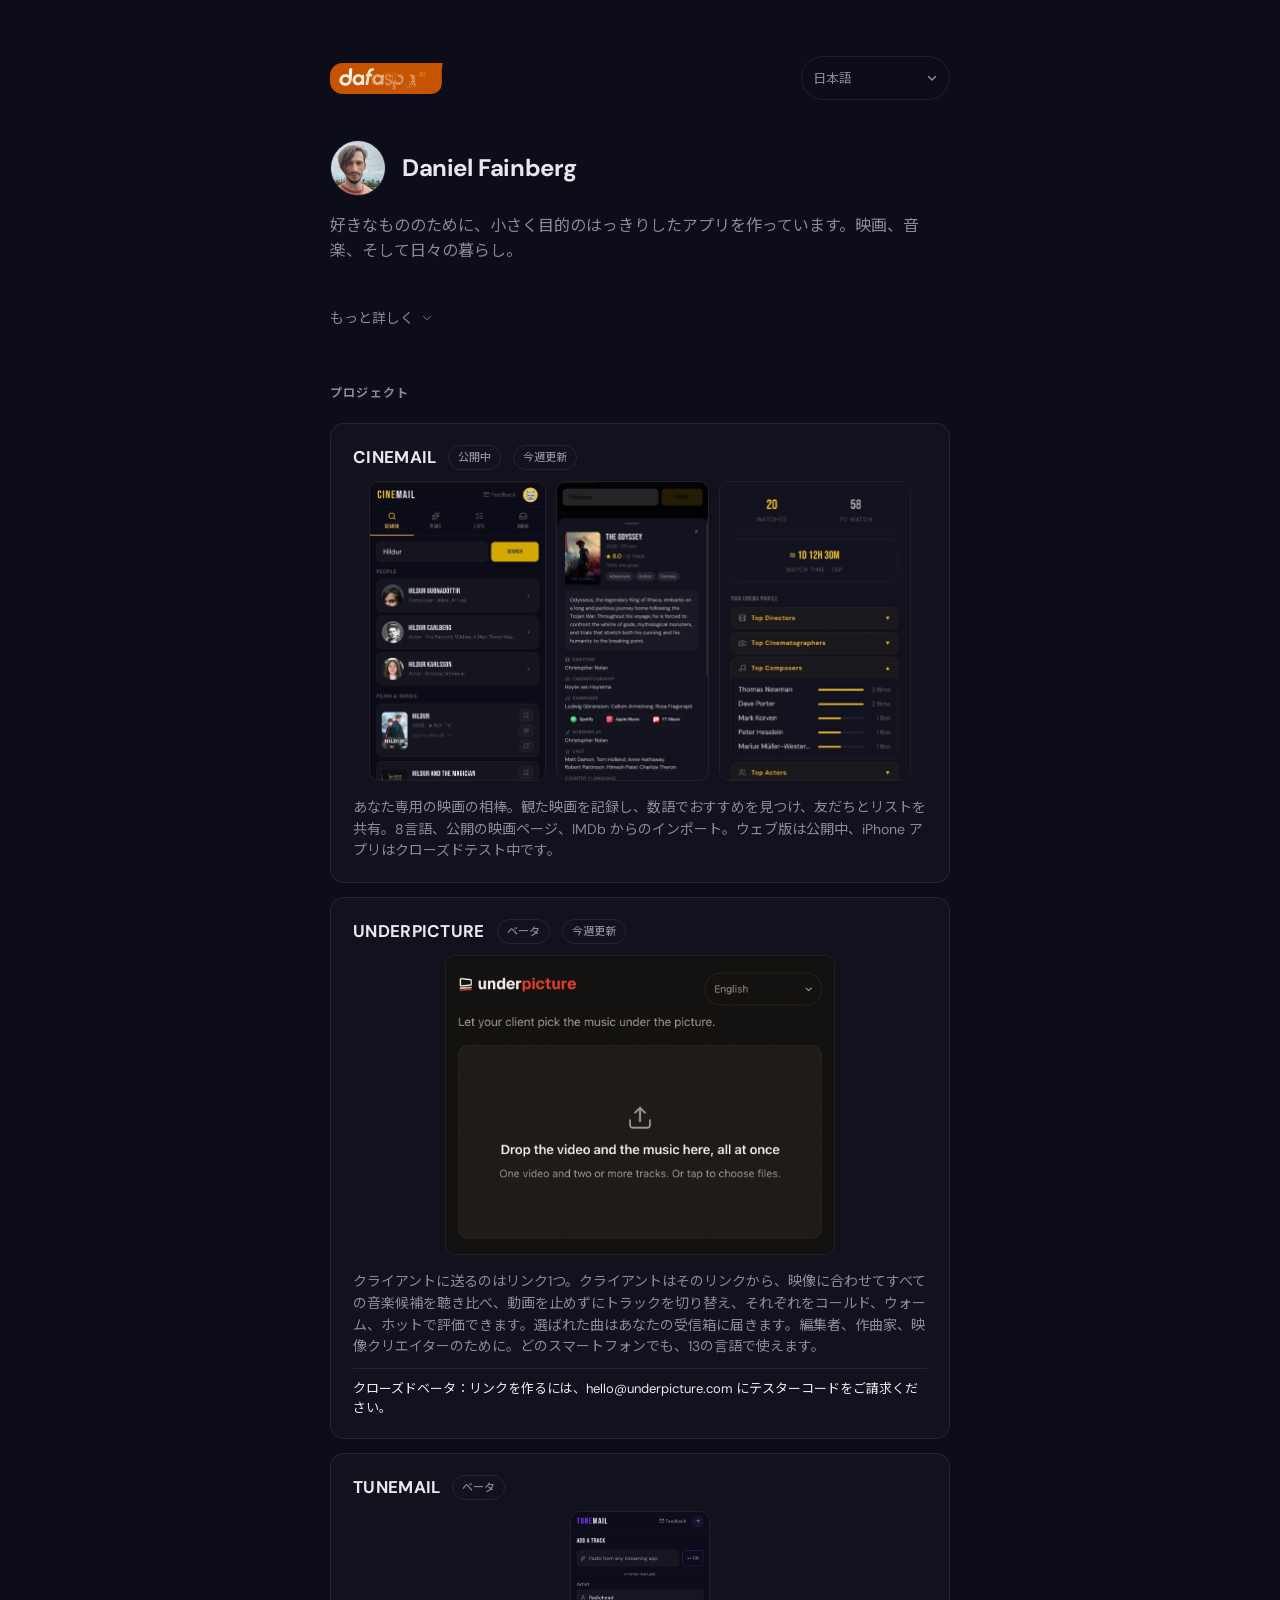
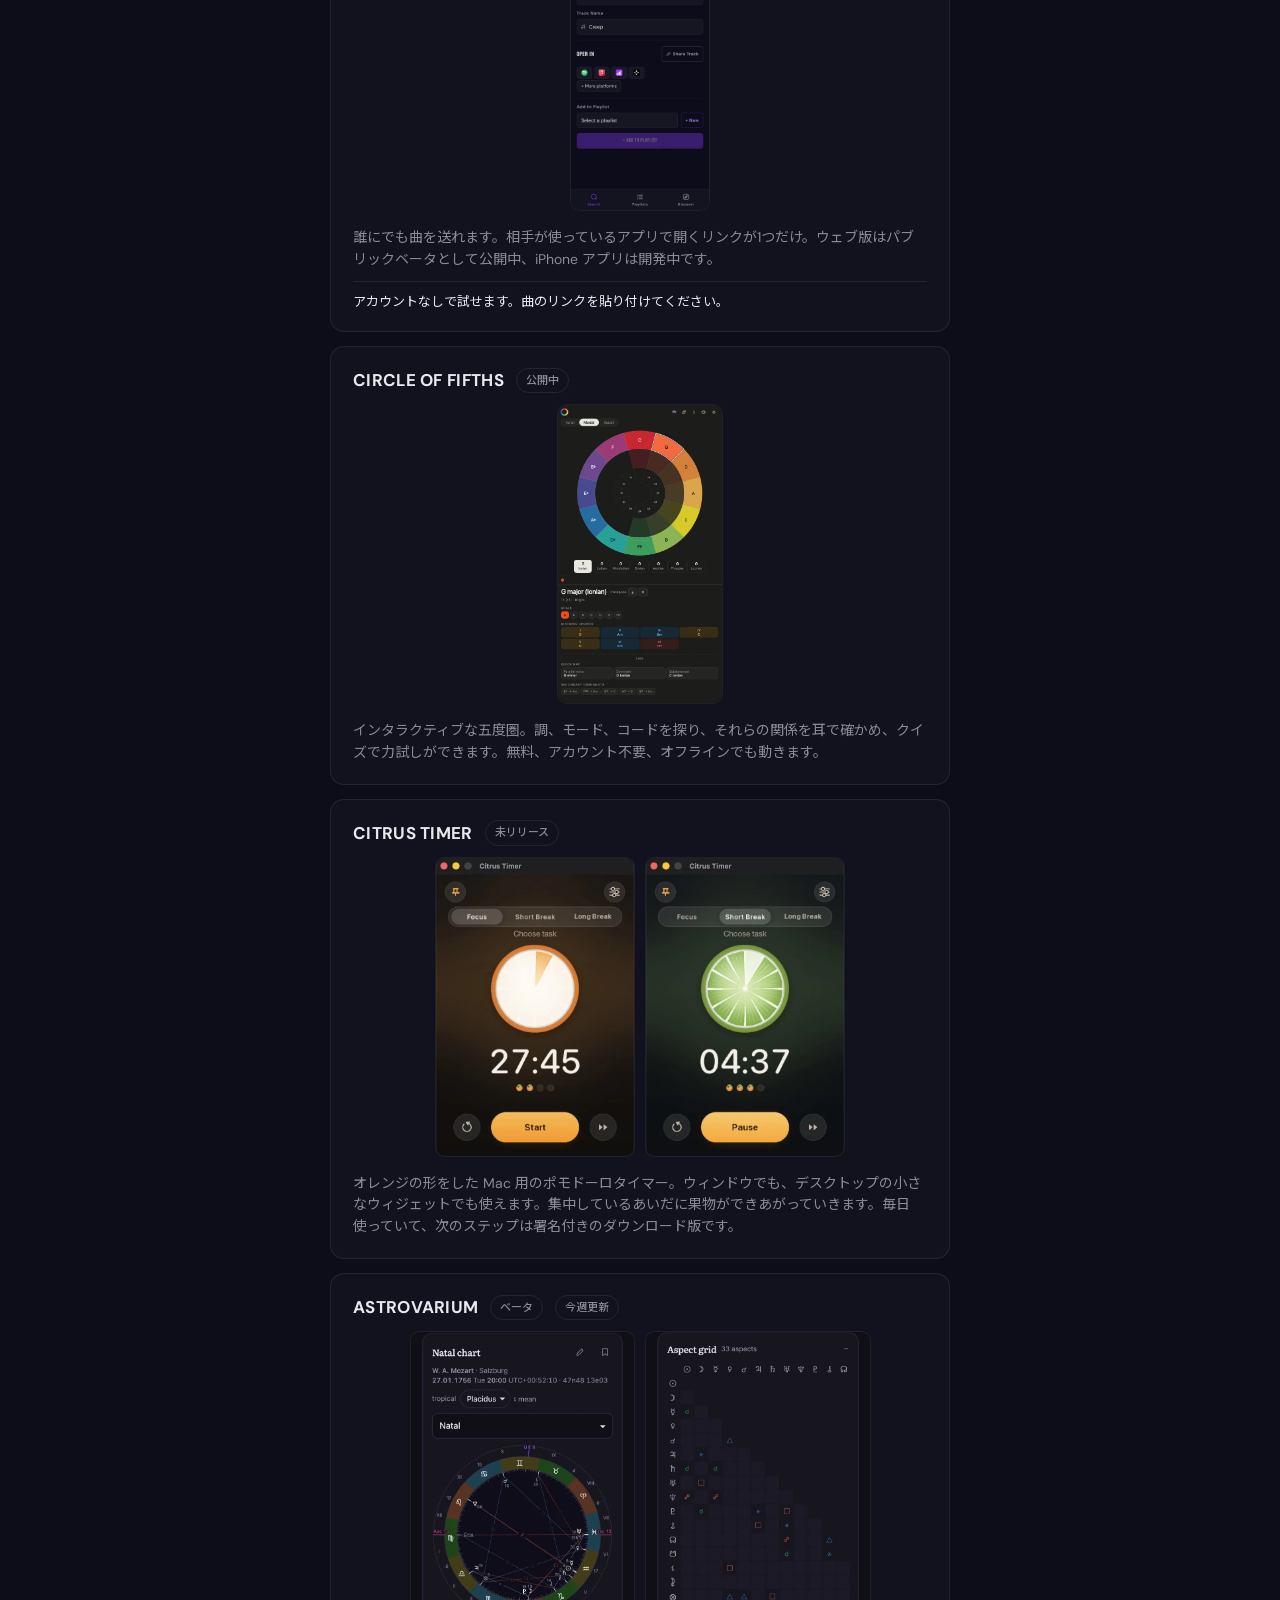
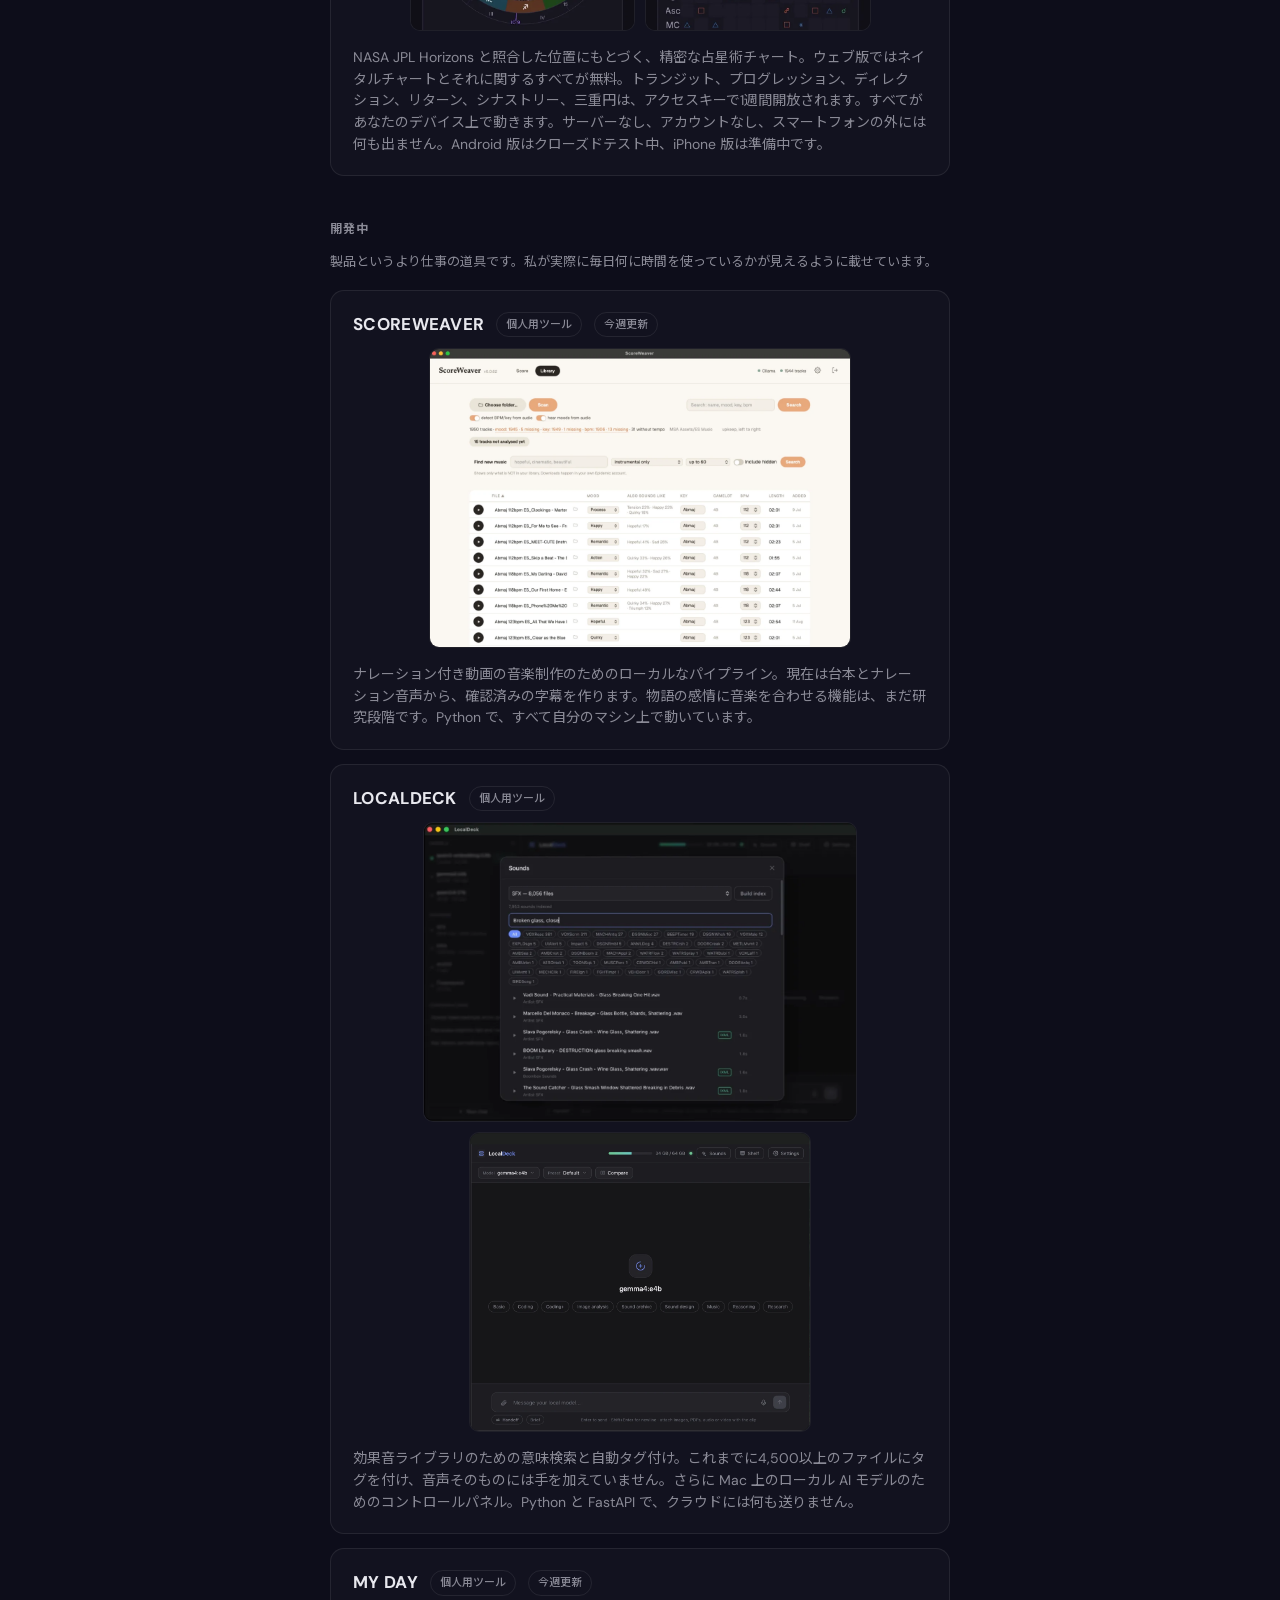
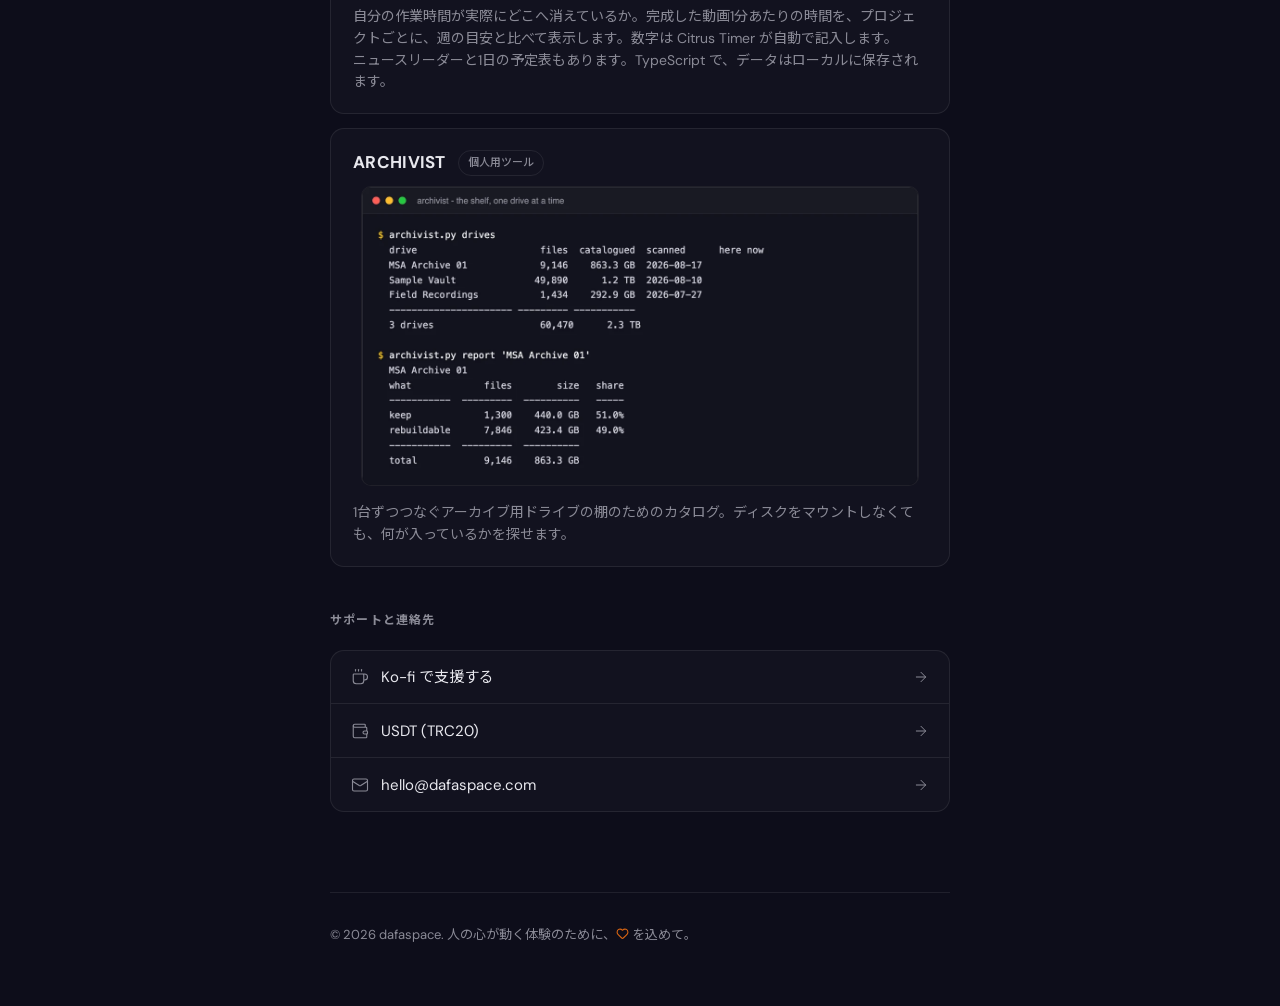
<file: ja/index.html>
<!DOCTYPE html>
<html lang="ja">
<head>
  <meta charset="UTF-8">
  <base href="../">
  <meta name="viewport" content="width=device-width, initial-scale=1.0">
  <meta name="description" data-t-attr="content:meta.description" content="Daniel Fainberg、インディー開発者でビジュアルアーティスト。dafaspace の名前で、小さく目的のはっきりしたアプリを作っています。">
  <meta property="og:title" data-t-attr="content:meta.title" content="dafaspace - Daniel Fainberg">
  <meta property="og:description" data-t-attr="content:meta.ogDescription" content="ひとりのインディー開発者による、小さく目的のはっきりしたアプリ。映画、音楽理論、占星術、そして音楽家のためのツール。">
  <meta property="og:type" content="website">
  <meta property="og:url" content="https://dafaspace.com/ja/">
  <meta property="og:site_name" content="dafaspace">
  <meta property="og:locale" content="ja_JP">
  <meta property="og:image" content="https://dafaspace.com/og-image.png">
  <meta property="og:image:width" content="1200">
  <meta property="og:image:height" content="630">
  <meta property="og:image:alt" content="dafaspace">
  <meta name="twitter:card" content="summary_large_image">
  <meta name="theme-color" content="#0d0d1a">
  <title data-t="meta.title">dafaspace - Daniel Fainberg</title>
  <link rel="icon" href="logo-mark.svg" type="image/svg+xml">
  <link rel="icon" href="favicon-32.png" type="image/png" sizes="32x32">
  <link rel="apple-touch-icon" href="apple-touch-icon.png">

  <link rel="preconnect" href="https://fonts.googleapis.com">
  <link rel="preconnect" href="https://fonts.gstatic.com" crossorigin>
  <link href="https://fonts.googleapis.com/css2?family=DM+Sans:wght@400;500;600;700&display=swap" rel="stylesheet">
  <!-- Japanese glyphs (Noto Sans JP, 120 slices) load only for a Japanese page or a Japanese browser,
       whose language offer on / is written in Japanese. Every other page downloads nothing of it. -->
  <script>
    if (document.documentElement.lang === 'ja' || (navigator.languages || [navigator.language]).some(l => /^ja\b/i.test(l || ''))) {
      document.write('<link rel="stylesheet" href="fonts/ja.css">');
    }
  </script>

  <style>
    /* Script partners for DM Sans, which has no Cyrillic, Georgian, Hebrew or Japanese (Tastebook,
       approved by Dafa 3 Nov 2026, the same in Cinemail and Tunemail). Only the non-Latin files are
       self-hosted, each with its unicode-range, so an English page downloads none of them.
       Licences: fonts/OFL-*.txt. */
    @font-face {
      font-family: 'Geist';
      font-style: normal;
      font-weight: 400 700;
      font-display: swap;
      src: url(fonts/geist-cyrillic-ext-400-700.woff2) format('woff2');
      unicode-range: U+0460-052F, U+1C80-1C8A, U+20B4, U+2DE0-2DFF, U+A640-A69F, U+FE2E-FE2F;
    }
    @font-face {
      font-family: 'Geist';
      font-style: normal;
      font-weight: 400 700;
      font-display: swap;
      src: url(fonts/geist-cyrillic-400-700.woff2) format('woff2');
      unicode-range: U+0301, U+0400-045F, U+0490-0491, U+04B0-04B1, U+2116;
    }
    @font-face {
      font-family: 'Noto Sans Georgian';
      font-style: normal;
      font-weight: 400 700;
      font-stretch: 62.5% 100%;
      font-display: swap;
      src: url(fonts/noto-sans-georgian-georgian-400-700.woff2) format('woff2');
      unicode-range: U+0589, U+10A0-10FF, U+1C90-1CBA, U+1CBD-1CBF, U+205A, U+2D00-2D2F, U+2E31;
    }
    @font-face {
      font-family: 'IBM Plex Sans Hebrew';
      font-style: normal;
      font-weight: 400;
      font-display: swap;
      src: url(fonts/ibm-plex-sans-hebrew-hebrew-400.woff2) format('woff2');
      unicode-range: U+0307-0308, U+0590-05FF, U+200C-2010, U+20AA, U+25CC, U+FB1D-FB4F;
    }
    @font-face {
      font-family: 'IBM Plex Sans Hebrew';
      font-style: normal;
      font-weight: 700;
      font-display: swap;
      src: url(fonts/ibm-plex-sans-hebrew-hebrew-700.woff2) format('woff2');
      unicode-range: U+0307-0308, U+0590-05FF, U+200C-2010, U+20AA, U+25CC, U+FB1D-FB4F;
    }
    @font-face {
      font-family: 'Noto Sans Arabic';
      font-style: normal;
      font-weight: 400;
      font-display: swap;
      src: url(fonts/noto-sans-arabic-arabic-400.woff2) format('woff2');
      unicode-range: U+0600-06FF, U+0750-077F, U+0870-0891, U+0897-08E1, U+08E3-08FF, U+200C-200E, U+2010-2011, U+204F, U+2E41, U+FB50-FDFF, U+FE70-FE74, U+FE76-FEFC, U+102E0-102FB, U+10E60-10E7E, U+10EC2-10EC7, U+10EC9-10EEE, U+10EF0-10EFF, U+1EE00-1EEFF;
    }
    @font-face {
      font-family: 'Noto Sans Arabic';
      font-style: normal;
      font-weight: 700;
      font-display: swap;
      src: url(fonts/noto-sans-arabic-arabic-700.woff2) format('woff2');
      unicode-range: U+0600-06FF, U+0750-077F, U+0870-0891, U+0897-08E1, U+08E3-08FF, U+200C-200E, U+2010-2011, U+204F, U+2E41, U+FB50-FDFF, U+FE70-FE74, U+FE76-FEFC, U+102E0-102FB, U+10E60-10E7E, U+10EC2-10EC7, U+10EC9-10EEE, U+10EF0-10EFF, U+1EE00-1EEFF;
    }

    *, *::before, *::after { box-sizing: border-box; margin: 0; padding: 0; }

    :root {
      color-scheme: dark;
      --bg: #0d0d1a;
      --text: #e8e8ee;
      --muted: #8a8a96;
      --accent: #D96512;
      --border: rgba(255,255,255,0.08);
      --card: rgba(255,255,255,0.025);
      --card-hover: rgba(255,255,255,0.045);
    }

    html, body {
      background: var(--bg);
      color: var(--text);
      font-family: 'DM Sans', 'Geist', 'Noto Sans Georgian', 'IBM Plex Sans Hebrew', 'Noto Sans Arabic', 'Noto Sans JP', system-ui, -apple-system, BlinkMacSystemFont, sans-serif;
      font-size: 16px;
      line-height: 1.6;
      -webkit-font-smoothing: antialiased;
      -moz-osx-font-smoothing: grayscale;
    }

    body {
      min-height: 100vh;
      display: flex;
      flex-direction: column;
      align-items: center;
      padding: 56px 24px 60px;
    }

    header, main, footer {
      width: 100%;
      max-width: 620px;
    }

    /* Header */
    .logo {
      font-size: 14px;
      font-weight: 600;
      letter-spacing: 0.5px;
      color: var(--text);
      margin-bottom: 40px;
      display: inline-flex;
      align-items: center;
      gap: 8px;
    }
    .logo-dot {
      width: 8px;
      height: 8px;
      border-radius: 50%;
      background: var(--accent);
      display: inline-block;
    }


    /* Header row: the logo, and the language pill when the site has more than one language.
       The pill is Underpicture's (app/index.html, .lang-slot / select.lang), lifted whole:
       a native select, so a phone opens its own picker, with the chevron drawn here because
       the browser's own arrow cannot be placed. */
    .top { display: flex; align-items: center; justify-content: space-between; gap: 16px; margin-bottom: 40px; }
    .top .logo { margin-bottom: 0; }
    .lang-slot { position: relative; display: inline-flex; }
    .lang-slot[hidden] { display: none; }
    .lang-slot::after { content: ""; position: absolute; inset-inline-end: 12px; top: 50%; width: 12px; height: 12px;
      transform: translateY(-50%); pointer-events: none; background: var(--muted);
      -webkit-mask: url("data:image/svg+xml,%3Csvg xmlns='http://www.w3.org/2000/svg' viewBox='0 0 12 12'%3E%3Cpath d='M2.5 4.5 6 8l3.5-3.5' fill='none' stroke='black' stroke-width='1.5' stroke-linecap='round' stroke-linejoin='round'/%3E%3C/svg%3E") center / contain no-repeat;
              mask: url("data:image/svg+xml,%3Csvg xmlns='http://www.w3.org/2000/svg' viewBox='0 0 12 12'%3E%3Cpath d='M2.5 4.5 6 8l3.5-3.5' fill='none' stroke='black' stroke-width='1.5' stroke-linecap='round' stroke-linejoin='round'/%3E%3C/svg%3E") center / contain no-repeat; }
    select.lang { font: inherit; font-size: 13px; color: var(--muted); background: transparent; border: 1px solid var(--border);
      border-radius: 999px; padding-block: .5em; padding-inline: .9em 2.2em; min-height: 44px; max-width: 12em; cursor: pointer;
      -webkit-appearance: none; appearance: none; -webkit-tap-highlight-color: transparent; }
    select.lang:hover { color: var(--text); }
    /* The browser shapes every language name in the pill, so with the full stack each page would fetch
       every partner file just for them. The pill carries only the partner of the page's own language;
       the other names fall to the system font, and the open list is drawn by the system anyway. */
    select.lang { font-family: 'DM Sans', system-ui, sans-serif; line-height: 1; }
    :lang(ru) select.lang, :lang(uk) select.lang { font-family: 'DM Sans', 'Geist', system-ui, sans-serif; }
    :lang(ka) select.lang { font-family: 'DM Sans', 'Noto Sans Georgian', system-ui, sans-serif; }
    :lang(he) select.lang { font-family: 'DM Sans', 'IBM Plex Sans Hebrew', system-ui, sans-serif; }
    :lang(ar) select.lang { font-family: 'DM Sans', 'Noto Sans Arabic', system-ui, sans-serif; }
    :lang(ja) select.lang { font-family: 'DM Sans', 'Noto Sans JP', system-ui, sans-serif; }

    /* The language offer, on "/" only: a quiet line in the reader's own language, never a redirect */
    .lang-offer { display: flex; align-items: center; gap: 12px; margin: -20px 0 28px;
      font-size: 14px; color: var(--muted); line-height: 1.4; }
    .lang-offer-text { flex: 0 1 auto; min-width: 0; }
    .lang-offer[hidden] { display: none; }
    .lang-offer button {
      display: inline-flex; align-items: center; justify-content: center;
      font: inherit; line-height: 1; min-height: 44px; padding: 0 .6em;
      background: none; border: 0; color: var(--text); cursor: pointer;
      -webkit-appearance: none; appearance: none; -webkit-tap-highlight-color: transparent;
      text-box: trim-both cap alphabetic;
    }
    .lang-offer .lang-offer-go { flex: none; padding: 0; text-decoration: underline; text-decoration-color: rgba(255,255,255,0.25);
      text-decoration-thickness: 1px; text-underline-offset: 5px; }
    .lang-offer .lang-offer-close { flex: none; color: var(--muted); min-width: 44px; margin-inline-start: auto; }

    /* Japanese: no line may open with a small kana or a closing mark */
    :lang(ja) { line-break: strict; }

    /* Hero */
    .hero {
      display: flex;
      align-items: center;
      gap: 16px;
      margin-bottom: 18px;
    }
    .avatar {
      width: 56px;
      height: 56px;
      border-radius: 50%;
      object-fit: cover;
      border: 1px solid var(--border);
      flex-shrink: 0;
    }
    h1 {
      font-size: 24px;
      font-weight: 700;
      letter-spacing: -0.4px;
      line-height: 1.2;
    }
    .tagline {
      font-size: 16px;
      color: var(--muted);
      margin-bottom: 32px;
      line-height: 1.55;
    }

    /* About paragraphs */
    .bio p {
      font-size: 15px;
      color: var(--text);
      margin-bottom: 12px;
      line-height: 1.65;
    }
    .bio p:last-child { margin-bottom: 0; }
    .bio a {
      color: var(--text);
      text-decoration: none;
      border-bottom: 1px solid var(--border);
      transition: border-color 0.15s ease;
    }
    .bio a:hover { border-color: var(--accent); }
    /* The rest of the bio folds away, so the first projects fit on a phone screen */
    .bio details { margin-top: 4px; }
    .bio summary {
      display: inline-flex;
      align-items: center;
      gap: 6px;
      min-height: 44px;
      font-size: 14px;
      line-height: 1;
      text-box: trim-both cap alphabetic;
      color: var(--muted);
      cursor: pointer;
      list-style: none;
      -webkit-tap-highlight-color: transparent;
    }
    .bio summary::-webkit-details-marker { display: none; }
    .bio summary:hover { color: var(--text); }
    .bio summary svg { transition: transform 0.2s ease; }
    .bio details[open] summary svg { transform: rotate(180deg); }
    .bio details[open] summary { margin-bottom: 8px; }
    .bio summary .less, .bio details[open] summary .more { display: none; }
    .bio details[open] summary .less { display: inline; }

    /* Section */
    section { margin-top: 44px; }
    h2 {
      font-size: 12px;
      font-weight: 600;
      letter-spacing: 1.2px;
      text-transform: uppercase;
      color: var(--muted);
      margin-bottom: 20px;
    }
    /* Headings in the script partners: bold, and Georgian on its condensed width (family rule). */
    :lang(ka) h2, :lang(he) h2, :lang(ja) h2 { font-weight: 700; }
    :lang(ka) h2 { font-stretch: 62.5%; }
    /* Arabic letters join: tracking breaks the joins, and the script has no capitals */
    :lang(ar) h2 { font-weight: 700; letter-spacing: 0; text-transform: none; }

    /* Project card */
    .project {
      /* Flex column so the name can be read before the picture, without
         reordering the markup. */
      display: flex;
      flex-direction: column;
      padding: 20px 22px;
      background: var(--card);
      border: 1px solid var(--border);
      border-radius: 14px;
      text-decoration: none;
      color: var(--text);
      transition: background 0.2s ease, transform 0.2s ease;
      margin-bottom: 14px;
    }
    .project:hover {
      background: var(--card-hover);
      transform: translateY(-1px);
    }
    .project-head {
      display: flex;
      flex-wrap: wrap;                  /* a translated badge can be twice as long as the English */
      align-items: center;
      gap: 8px 12px;
      margin-bottom: 10px;
    }
    .project-logo {
      font-size: 17px;
      line-height: 1.6;
      font-weight: 700;
      letter-spacing: 0.3px;
    }
    .project-logo, .project-logo span { color: var(--text); }
    .project-status {
      white-space: nowrap;
      font-size: 11px;
      color: var(--muted);
      padding: 3px 9px;
      border: 1px solid var(--border);
      border-radius: 100px;
      font-weight: 500;
    }
    .project-desc {
      font-size: 14px;
      color: var(--muted);
      line-height: 1.55;
    }
    .project-note {
      font-size: 13px;
      color: var(--text);
      margin-top: 10px;
      padding-top: 10px;
      border-top: 1px solid var(--border);
      line-height: 1.5;
    }
    /* Non-clickable card, for work with nothing public to link to yet */
    .project--static { cursor: default; }
    .project--static:hover { background: var(--card); transform: none; }

    /* Reading order inside a card: name first, then the picture, then the
       words. Set here rather than in the markup so the source stays plain. */
    .project-head  { order: 1; }
    .project-shot,
    .project-shots,
    .project > a   { order: 2; }
    .project-desc  { order: 3; }
    .project-note  { order: 4; }

    /* Screenshot. Height-capped so a card stays scannable: nine full-height
       captures made the page a very long scroll. Shown whole, never cropped -
       cropping cut off the parts of an interface that say what the app does. */
    .project-shot {
      display: block;
      width: auto;
      max-width: 100%;
      max-height: 300px;
      height: auto;
      border-radius: 10px;
      border: 1px solid var(--border);
      margin: 0 auto 16px;
      background: rgba(0,0,0,0.25);
      object-fit: contain;
    }
    .project > a { text-decoration: none; }

    /* Frames that only make sense together, in one row. */
    .project-shots {
      display: flex;
      gap: 10px;
      justify-content: center;
      align-items: flex-start;
      margin-bottom: 16px;
    }
    .project-shots .project-shot {
      margin: 0;
      min-width: 0;
      max-height: 300px;
    }
    /* Stacked frames, for wide captures that would be unreadable side by side. */
    .project-shots--stack { flex-direction: column; align-items: center; }
    .section-note {
      font-size: 13px;
      color: var(--muted);
      margin: -8px 0 18px;
      line-height: 1.55;
    }

    /* Freshness badge. Hidden by default; the weekly script turns on only the
       projects that actually moved, by writing selectors into the block below.
       Deliberately NOT a "last updated" date: a finished, stable app would then
       look abandoned, while an absent badge claims nothing at all. */
    .fresh {
      display: none;
      font-size: 11px;
      font-weight: 500;
      color: var(--muted);
      padding: 3px 9px;
      border: 1px solid var(--border);
      border-radius: 100px;
      white-space: nowrap;
    }

    /* Connect / Support links */
    .links {
      display: flex;
      flex-direction: column;
      gap: 1px;
      border: 1px solid var(--border);
      border-radius: 14px;
      overflow: hidden;
      background: var(--card);
    }
    .links a, .links button {
      display: flex;
      align-items: center;
      justify-content: space-between;
      padding: 14px 20px;
      color: var(--text);
      text-decoration: none;
      font-size: 15px;
      transition: background 0.15s ease;
      border-bottom: 1px solid var(--border);
    }
    .links button {
      width: 100%; font: inherit; font-size: 15px; line-height: inherit; text-align: start; cursor: pointer;
      background: none; border-width: 0 0 1px; border-style: solid; border-color: var(--border);
      -webkit-appearance: none; appearance: none; -webkit-tap-highlight-color: transparent;
    }
    .links a:last-child { border-bottom: none; }
    .links a:hover, .links button:hover { background: var(--card-hover); }
    .links .label { display: flex; align-items: center; gap: 12px; }
    .links .label-icon {
      width: 18px; height: 18px;
      display: inline-flex;
      align-items: center; justify-content: center;
      color: var(--muted);
    }
    .links .arrow {
      display: inline-flex;
      color: var(--muted);
      transition: transform 0.15s ease, color 0.15s ease;
    }
    .links a:hover .arrow, .links button:hover .arrow { transform: translateX(2px); color: var(--text); }
    /* Right to left, the arrow points the way the row reads */
    [dir="rtl"] .links .arrow { transform: scaleX(-1); }
    [dir="rtl"] .links a:hover .arrow, [dir="rtl"] .links button:hover .arrow { transform: scaleX(-1) translateX(2px); }
    .visually-hidden { position: absolute; width: 1px; height: 1px; margin: -1px; overflow: hidden; clip-path: inset(50%); white-space: nowrap; }

    /* Footer */
    footer {
      margin-top: 80px;
      padding-top: 32px;
      border-top: 1px solid var(--border);
      font-size: 13px;
      color: var(--muted);
      line-height: 1.6;
    }
    footer .heart { display: inline-block; width: 13px; height: 13px; vertical-align: -1px; background: var(--accent);
      -webkit-mask: url("data:image/svg+xml,%3Csvg xmlns='http://www.w3.org/2000/svg' viewBox='0 0 24 24'%3E%3Cpath d='M2 9.5a5.5 5.5 0 0 1 9.591-3.676.56.56 0 0 0 .818 0A5.49 5.49 0 0 1 22 9.5c0 2.29-1.5 4-3 5.5l-5.492 5.313a2 2 0 0 1-3 0L5 15c-1.5-1.5-3-3.2-3-5.5' fill='none' stroke='black' stroke-width='2' stroke-linecap='round' stroke-linejoin='round'/%3E%3C/svg%3E") center / contain no-repeat;
              mask: url("data:image/svg+xml,%3Csvg xmlns='http://www.w3.org/2000/svg' viewBox='0 0 24 24'%3E%3Cpath d='M2 9.5a5.5 5.5 0 0 1 9.591-3.676.56.56 0 0 0 .818 0A5.49 5.49 0 0 1 22 9.5c0 2.29-1.5 4-3 5.5l-5.492 5.313a2 2 0 0 1-3 0L5 15c-1.5-1.5-3-3.2-3-5.5' fill='none' stroke='black' stroke-width='2' stroke-linecap='round' stroke-linejoin='round'/%3E%3C/svg%3E") center / contain no-repeat; }
    footer a { color: var(--muted); text-decoration: none; border-bottom: 1px solid var(--border); }
    footer a:hover { color: var(--text); border-color: var(--text); }

    /* Mobile */
    @media (max-width: 600px) {
      body { padding: 48px 20px 40px; }
      .top { margin-bottom: 44px; }
      .tagline { font-size: 16px; }
      section { margin-top: 44px; }
    }
  </style>

  <!-- Generated from index.html by tools/i18n.mjs. Edit index.html and i18n/ja.json, not this file. -->
  <!-- I18N:START - written by tools/i18n.mjs build. Do not hand-edit inside. -->
  <link rel="canonical" href="https://dafaspace.com/ja/">
  <link rel="alternate" hreflang="en" href="https://dafaspace.com/">
  <link rel="alternate" hreflang="ru" href="https://dafaspace.com/ru/">
  <link rel="alternate" hreflang="uk" href="https://dafaspace.com/uk/">
  <link rel="alternate" hreflang="ka" href="https://dafaspace.com/ka/">
  <link rel="alternate" hreflang="es" href="https://dafaspace.com/es/">
  <link rel="alternate" hreflang="pt-BR" href="https://dafaspace.com/pt-BR/">
  <link rel="alternate" hreflang="fr" href="https://dafaspace.com/fr/">
  <link rel="alternate" hreflang="de" href="https://dafaspace.com/de/">
  <link rel="alternate" hreflang="it" href="https://dafaspace.com/it/">
  <link rel="alternate" hreflang="tr" href="https://dafaspace.com/tr/">
  <link rel="alternate" hreflang="ja" href="https://dafaspace.com/ja/">
  <link rel="alternate" hreflang="he" href="https://dafaspace.com/he/">
  <link rel="alternate" hreflang="ar" href="https://dafaspace.com/ar/">
  <link rel="alternate" hreflang="x-default" href="https://dafaspace.com/">
  <script>window.SITE_LANGS = [{"code":"en","name":"English","dir":"ltr","path":"/"},{"code":"ru","name":"Русский","dir":"ltr","path":"/ru/","offer":{"text":"Открыть эту страницу на русском?","yes":"Открыть","close":"Закрыть"}},{"code":"uk","name":"Українська","dir":"ltr","path":"/uk/","offer":{"text":"Відкрити цю сторінку українською?","yes":"Відкрити","close":"Закрити"}},{"code":"ka","name":"ქართული","dir":"ltr","path":"/ka/","offer":{"text":"გავხსნა ეს გვერდი ქართულად?","yes":"გახსნა","close":"დახურვა"}},{"code":"es","name":"Español","dir":"ltr","path":"/es/","offer":{"text":"¿Abrir esta página en español?","yes":"Abrir","close":"Cerrar"}},{"code":"pt-BR","name":"Português (Brasil)","dir":"ltr","path":"/pt-BR/","offer":{"text":"Abrir esta página em português?","yes":"Abrir","close":"Fechar"}},{"code":"fr","name":"Français","dir":"ltr","path":"/fr/","offer":{"text":"Ouvrir cette page en français ?","yes":"Ouvrir","close":"Fermer"}},{"code":"de","name":"Deutsch","dir":"ltr","path":"/de/","offer":{"text":"Diese Seite auf Deutsch öffnen?","yes":"Öffnen","close":"Schließen"}},{"code":"it","name":"Italiano","dir":"ltr","path":"/it/","offer":{"text":"Aprire questa pagina in italiano?","yes":"Apri","close":"Chiudi"}},{"code":"tr","name":"Türkçe","dir":"ltr","path":"/tr/","offer":{"text":"Bu sayfa Türkçe açılsın mı?","yes":"Aç","close":"Kapat"}},{"code":"ja","name":"日本語","dir":"ltr","path":"/ja/","offer":{"text":"このページを日本語で開きますか？","yes":"開く","close":"閉じる"}},{"code":"he","name":"עברית","dir":"rtl","path":"/he/","offer":{"text":"לפתוח את הדף הזה בעברית?","yes":"פתיחה","close":"סגירה"}},{"code":"ar","name":"العربية","dir":"rtl","path":"/ar/","offer":{"text":"هل تريد فتح هذه الصفحة بالعربية؟","yes":"فتح","close":"إغلاق"}}]</script>
  <!-- I18N:END -->

  <!-- FRESH:START - written weekly by _portfolio/site-weekly.mjs. Do not hand-edit
       inside; edit the badge style above, or the script, instead. -->
  <style id="fresh-rules">
#p-cinemail .fresh,
#p-underpicture .fresh,
#p-astrotrip .fresh,
#p-scoreweaver .fresh,
#p-myday .fresh { display: inline-flex }
  </style>
  <!-- FRESH:END -->
</head>
<body>
  <header class="top">
    <div class="logo"><span id="logo"></span></div>
    <span class="lang-slot" hidden data-label="言語" data-t-attr="data-label:lang.label"></span>
  </header>

  <main>
    <div class="lang-offer" hidden>
      <span class="lang-offer-text" data-t="offer.text">このページを日本語で開きますか？</span>
      <button type="button" class="lang-offer-go" data-t="offer.yes">開く</button>
      <button type="button" class="lang-offer-close" aria-label="閉じる" data-t-attr="aria-label:offer.close"><svg width="14" height="14" viewBox="0 0 24 24" fill="none" stroke="currentColor" stroke-width="1.5" stroke-linecap="round" aria-hidden="true"><path d="M6 6l12 12M18 6L6 18"/></svg></button>
    </div>

    <div class="hero">
      <img class="avatar" src="photo.webp" alt="" width="56" height="56">
      <h1>Daniel Fainberg</h1>
    </div>
    <p class="tagline" data-t="tagline">好きなもののために、小さく目的のはっきりしたアプリを作っています。映画、音楽、そして日々の暮らし。</p>

    <div class="bio">
      <details>
        <summary><span class="more" data-t="bio.more">もっと詳しく</span><span class="less" data-t="bio.less">折りたたむ</span><svg width="14" height="14" viewBox="0 0 24 24" fill="none" stroke="currentColor" stroke-width="1.5" stroke-linecap="round" stroke-linejoin="round" aria-hidden="true"><path d="M6 9l6 6 6-6"/></svg></summary>
      <p data-t="bio.background">ビジュアルの世界の出身です。写真、映像撮影、舞台作品のための映像アート。映像と音とリズムが、人の体験や感情、気持ちをどう伝えるのかを、何年ものあいだ好奇心をもって見つめてきました。</p>
      <p data-t="bio.youtube">5年前から、登録者数2,700万人に成長した YouTube チャンネルのサウンドデザイナー兼音楽エディターをしています。</p>
      <p data-t="bio.study">現在は Arts University Bournemouth の <strong>MA Professional Media Composition</strong> コースで、映画音楽の作曲を学んでいます。</p>
      <p data-t="bio.dafaspace"><strong>dafaspace</strong> の名前で、自分自身が使いたいと思うアプリを作り、実際に毎日使っています。自分のアプリが誰かの暮らしを少し楽に、少し楽しくしているのを見ると、心からうれしくなります。私は人を、そして人と人との意味あるつながりを信じています。だから、気の合う人同士が出会い、心が通い合うという小さな奇跡が起きるときほど、うれしいことはありません。</p>
      <p data-t="bio.contact">アプリについての質問や、一緒に仕事をするアイデアがあれば、<a href="mailto:hello@dafaspace.com">hello@dafaspace.com</a> までご連絡ください。すべてのメッセージに目を通しています。</p>
      </details>
    </div>

    <section>
      <h2 data-t="sec.projects">プロジェクト</h2>

      <a id="p-cinemail" class="project" aria-labelledby="n-cinemail s-cinemail" href="https://cinemail.app" target="_blank" rel="noopener">
        <div class="project-shots">
          <img class="project-shot" data-t-attr="alt:cinemail.shot1" src="shots/cinemail1.webp" alt="Cinemail で Hildur を検索：人物の結果の先頭に作曲家 Hildur Gudnadottir、続いて該当する映画やシリーズ" fetchpriority="high" width="706" height="1200">
          <img class="project-shot" data-t-attr="alt:cinemail.shot2" src="shots/cinemail.webp" alt="Cinemail の映画ページ：ポスター、評価、あらすじ、監督、撮影監督、作曲家と、Spotify、Apple Music、YouTube Music のサウンドトラックへのリンク" width="608" height="1200">
          <img class="project-shot" data-t-attr="alt:cinemail.shot3" src="shots/cinemail2.webp" alt="Cinemail の視聴プロフィール：観た映画とこれから観る映画、合計視聴時間、そしてユーザーが最もよく聴いた作曲家のランキング" width="765" height="1200">
        </div>
        <div class="project-head">
          <h3 class="project-logo" id="n-cinemail"><span>CINE</span>MAIL</h3>
          <div class="project-status" id="s-cinemail" data-t="status.live">公開中</div>
          <div class="fresh" data-t="badge.fresh">今週更新</div>
        </div>
        <div class="project-desc" data-t="cinemail.desc">あなた専用の映画の相棒。観た映画を記録し、数語でおすすめを見つけ、友だちとリストを共有。8言語、公開の映画ページ、IMDb からのインポート。ウェブ版は公開中、iPhone アプリはクローズドテスト中です。</div>
      </a>

      <a id="p-underpicture" class="project" aria-labelledby="n-underpicture s-underpicture" href="https://underpicture.com" target="_blank" rel="noopener">
        <img class="project-shot" data-t-attr="alt:underpicture.shot1" src="shots/underpicture.webp" alt="Underpicture のスタート画面：動画1本と音楽トラック2曲以上をまとめてドロップして、クライアント用のリンクを作成" loading="lazy" width="1040" height="800">
        <div class="project-head">
          <h3 class="project-logo" id="n-underpicture"><span>UNDER</span>PICTURE</h3>
          <div class="project-status" id="s-underpicture" data-t="status.beta">ベータ</div>
          <div class="fresh" data-t="badge.fresh">今週更新</div>
        </div>
        <div class="project-desc" data-t="underpicture.desc">クライアントに送るのはリンク1つ。クライアントはそのリンクから、映像に合わせてすべての音楽候補を聴き比べ、動画を止めずにトラックを切り替え、それぞれをコールド、ウォーム、ホットで評価できます。選ばれた曲はあなたの受信箱に届きます。編集者、作曲家、映像クリエイターのために。どのスマートフォンでも、13の言語で使えます。</div>
        <div class="project-note" data-t="underpicture.note">クローズドベータ：リンクを作るには、hello@underpicture.com にテスターコードをご請求ください。</div>
      </a>

      <a id="p-tunemail" class="project" aria-labelledby="n-tunemail s-tunemail" href="https://tunemail.app" target="_blank" rel="noopener">
        <img class="project-shot" data-t-attr="alt:tunemail.shot1" src="shots/tunemail.webp" alt="スマートフォンの Tunemail：貼り付けた Spotify のリンクが Radiohead の Creep として認識され、同じ曲を Spotify、Apple Music、Deezer、Tidal で開くボタンが並ぶ" loading="lazy" width="780" height="1688">
        <div class="project-head">
          <h3 class="project-logo" id="n-tunemail"><span>TUNE</span>MAIL</h3>
          <div class="project-status" id="s-tunemail" data-t="status.beta">ベータ</div>
          <div class="fresh" data-t="badge.fresh">今週更新</div>
        </div>
        <div class="project-desc" data-t="tunemail.desc">誰にでも曲を送れます。相手が使っているアプリで開くリンクが1つだけ。ウェブ版はパブリックベータとして公開中、iPhone アプリは開発中です。</div>
        <div class="project-note" data-t="tunemail.note">アカウントなしで試せます。曲のリンクを貼り付けてください。</div>
      </a>

      <a id="p-fifths" class="project" aria-labelledby="n-fifths s-fifths" href="https://dafaspace.github.io/fifths/" target="_blank" rel="noopener">
        <img class="project-shot" data-t-attr="alt:fifths.shot1" src="shots/fifths.webp" alt="Another Circle Of Fifths のモード表示：色分けされた調の輪、G の7つのモード、そして G イオニアンの音階、ダイアトニックコード、セカンダリードミナント" loading="lazy" width="538" height="981">
        <div class="project-head">
          <h3 class="project-logo" id="n-fifths"><span>CIRCLE</span> OF FIFTHS</h3>
          <div class="project-status" id="s-fifths" data-t="status.live">公開中</div>
          <div class="fresh" data-t="badge.fresh">今週更新</div>
        </div>
        <div class="project-desc" data-t="fifths.desc">インタラクティブな五度圏。調、モード、コードを探り、それらの関係を耳で確かめ、クイズで力試しができます。無料、アカウント不要、オフラインでも動きます。</div>
      </a>

      <div id="p-citrus" class="project project--static">
        <div class="project-shots">
          <img class="project-shot" data-t-attr="alt:citrus.shot1" src="shots/citrus-focus.webp" alt="Focus モードの Citrus Timer：オレンジの一切れが時計回りに満ちていき、残り27分45秒" loading="lazy" width="597" height="900">
          <img class="project-shot" data-t-attr="alt:citrus.shot2" src="shots/citrus-break.webp" alt="短い休憩中の Citrus Timer：果物が緑のライムに変わり、残り4分37秒" loading="lazy" width="597" height="900">
        </div>
        <div class="project-head">
          <h3 class="project-logo"><span>CITRUS</span> TIMER</h3>
          <div class="project-status" data-t="status.notReleased">未リリース</div>
          <div class="fresh" data-t="badge.fresh">今週更新</div>
        </div>
        <div class="project-desc" data-t="citrus.desc">オレンジの形をした Mac 用のポモドーロタイマー。ウィンドウでも、デスクトップの小さなウィジェットでも使えます。集中しているあいだに果物ができあがっていきます。毎日使っていて、次のステップは署名付きのダウンロード版です。</div>
      </div>


      <a id="p-astrotrip" class="project" aria-labelledby="n-astrotrip s-astrotrip" href="https://astrovarium.com/" target="_blank" rel="noopener">
        <div class="project-shots">
          <img class="project-shot" data-t-attr="alt:astrotrip.shot1" src="shots/astrovarium-natal.webp" alt="Astrovarium でプラシダス・ハウスシステムを使って作成したネイタルチャート：黄道帯の輪、ハウスのカスプ、惑星の位置、アスペクトの線" loading="lazy" width="675" height="900">
          <img class="project-shot" data-t-attr="alt:astrotrip.shot2" src="shots/astrovarium-aspects.webp" alt="同じチャートのアスペクト表：天体、ノード、リリス、パート・オブ・フォーチュン、アングルの間のすべてのアスペクト。タップでオーブを表示。" loading="lazy" width="675" height="900">
        </div>
        <div class="project-head">
          <h3 class="project-logo" id="n-astrotrip"><span>ASTRO</span>VARIUM</h3>
          <div class="project-status" id="s-astrotrip" data-t="status.beta">ベータ</div>
          <div class="fresh" data-t="badge.fresh">今週更新</div>
        </div>
        <div class="project-desc" data-t="astrotrip.desc">NASA JPL Horizons と照合した位置にもとづく、精密な占星術チャート。ウェブ版ではネイタルチャートとそれに関するすべてが無料。トランジット、プログレッション、ディレクション、リターン、シナストリー、三重円は、アクセスキーで1週間開放されます。すべてがあなたのデバイス上で動きます。サーバーなし、アカウントなし、スマートフォンの外には何も出ません。Android 版はクローズドテスト中、iPhone 版は準備中です。</div>
      </a>


    </section>

    <section>
      <h2 data-t="sec.dev">開発中</h2>
      <p class="section-note" data-t="sec.devNote">製品というより仕事の道具です。私が実際に毎日何に時間を使っているかが見えるように載せています。</p>

      <div id="p-scoreweaver" class="project project--static">
        <a href="shots/scoreweaver.png" target="_blank" rel="noopener" title="フルサイズで開く" data-t-attr="title:common.openFull">
          <img class="project-shot" data-t-attr="alt:scoreweaver.shot1" src="shots/scoreweaver.webp" alt="ScoreWeaver のライブラリ：分析済みの1,950曲が、検出されたムード、信頼度付きの別のムード候補、調、Camelot コード、BPM、長さとともに表に並ぶ" loading="lazy" width="1200" height="850">
        </a>
        <div class="project-head">
          <h3 class="project-logo"><span>SCORE</span>WEAVER</h3>
          <div class="project-status" data-t="status.private">個人用ツール</div>
          <div class="fresh" data-t="badge.fresh">今週更新</div>
        </div>
        <div class="project-desc" data-t="scoreweaver.desc">ナレーション付き動画の音楽制作のためのローカルなパイプライン。現在は台本とナレーション音声から、確認済みの字幕を作ります。物語の感情に音楽を合わせる機能は、まだ研究段階です。Python で、すべて自分のマシン上で動いています。</div>
      </div>

      <div id="p-localdeck" class="project project--static">
        <div class="project-shots project-shots--stack">
          <a href="shots/localdeck2.jpg" target="_blank" rel="noopener" title="フルサイズで開く" data-t-attr="title:common.openFull">
            <img class="project-shot" data-t-attr="alt:localdeck.shot1" src="shots/localdeck2.webp" alt="LocalDeck で音を言葉で説明して効果音ライブラリを検索：broken glass, close というフレーズで、索引済みの7,953ファイルから一致するものがカテゴリ別に表示される" loading="lazy" width="1200" height="827">
          </a>
          <a href="shots/localdeck.png" target="_blank" rel="noopener" title="フルサイズで開く" data-t-attr="title:common.openFull">
            <img class="project-shot" data-t-attr="alt:localdeck.shot2" src="shots/localdeck.webp" alt="LocalDeck：メモリ使用量が表示された読み込み済みのローカルモデルと、サウンドアーカイブ、サウンドデザイン、音楽、推論、リサーチ用のプリセットモード" loading="lazy" width="1200" height="1050">
          </a>
        </div>
        <div class="project-head">
          <h3 class="project-logo"><span>LOCAL</span>DECK</h3>
          <div class="project-status" data-t="status.private">個人用ツール</div>
          <div class="fresh" data-t="badge.fresh">今週更新</div>
        </div>
        <div class="project-desc" data-t="localdeck.desc">効果音ライブラリのための意味検索と自動タグ付け。これまでに4,500以上のファイルにタグを付け、音声そのものには手を加えていません。さらに Mac 上のローカル AI モデルのためのコントロールパネル。Python と FastAPI で、クラウドには何も送りません。</div>
      </div>

      <div id="p-myday" class="project project--static">
        <div class="project-head">
          <h3 class="project-logo"><span>MY</span> DAY</h3>
          <div class="project-status" data-t="status.private">個人用ツール</div>
          <div class="fresh" data-t="badge.fresh">今週更新</div>
        </div>
        <div class="project-desc" data-t="myday.desc">自分の作業時間が実際にどこへ消えているか。完成した動画1分あたりの時間を、プロジェクトごとに、週の目安と比べて表示します。数字は Citrus Timer が自動で記入します。ニュースリーダーと1日の予定表もあります。TypeScript で、データはローカルに保存されます。</div>
      </div>

      <div id="p-archivist" class="project project--static">
        <a href="shots/archivist.png" target="_blank" rel="noopener" title="フルサイズで開く" data-t-attr="title:common.openFull">
          <img class="project-shot" data-t-attr="alt:archivist.shot1" src="shots/archivist.webp" alt="ターミナルで動く Archivist：ファイル数と容量つきのカタログ済みドライブ一覧と、中身を残すべきものと作り直せるものに分けるドライブごとのレポート" loading="lazy" width="1200" height="643">
        </a>
        <div class="project-head">
          <h3 class="project-logo"><span>ARCHIV</span>IST</h3>
          <div class="project-status" data-t="status.private">個人用ツール</div>
          <div class="fresh" data-t="badge.fresh">今週更新</div>
        </div>
        <div class="project-desc" data-t="archivist.desc">1台ずつつなぐアーカイブ用ドライブの棚のためのカタログ。ディスクをマウントしなくても、何が入っているかを探せます。</div>
      </div>
    </section>

    <section>
      <h2 data-t="sec.support">サポートと連絡先</h2>
      <div class="links">
        <a href="https://ko-fi.com/dafaspace" target="_blank" rel="noopener">
          <span class="label">
            <span class="label-icon"><svg width="18" height="18" viewBox="0 0 24 24" fill="none" stroke="currentColor" stroke-width="1.5" stroke-linecap="round" stroke-linejoin="round" aria-hidden="true"><path d="M10 2v2"/><path d="M14 2v2"/><path d="M16 8a1 1 0 0 1 1 1v8a4 4 0 0 1-4 4H7a4 4 0 0 1-4-4V9a1 1 0 0 1 1-1h14a4 4 0 1 1 0 8h-1"/><path d="M6 2v2"/></svg></span>
            <span data-t="support.kofi">Ko-fi で支援する</span>
          </span>
          <span class="arrow"><svg width="16" height="16" viewBox="0 0 24 24" fill="none" stroke="currentColor" stroke-width="1.5" stroke-linecap="round" stroke-linejoin="round" aria-hidden="true"><path d="M5 12h14"/><path d="m12 5 7 7-7 7"/></svg></span>
        </a>
        <button type="button" onclick="copyUSDT(event)" id="usdt-link" data-copied="コピーしました" data-prompt="USDT (TRC20) のアドレスをコピーしてください：" data-t-attr="data-copied:support.copied,data-prompt:support.copyPrompt">
          <span class="label">
            <span class="label-icon"><svg width="18" height="18" viewBox="0 0 24 24" fill="none" stroke="currentColor" stroke-width="1.5" stroke-linecap="round" stroke-linejoin="round" aria-hidden="true"><path d="M19 7V4a1 1 0 0 0-1-1H5a2 2 0 0 0 0 4h15a1 1 0 0 1 1 1v4h-3a2 2 0 0 0 0 4h3a1 1 0 0 0 1-1v-2a1 1 0 0 0-1-1"/><path d="M3 5v14a2 2 0 0 0 2 2h15a1 1 0 0 0 1-1v-4"/></svg></span>
            <span id="usdt-label">USDT (TRC20)</span>
          </span>
          <span class="arrow"><svg width="16" height="16" viewBox="0 0 24 24" fill="none" stroke="currentColor" stroke-width="1.5" stroke-linecap="round" stroke-linejoin="round" aria-hidden="true"><path d="M5 12h14"/><path d="m12 5 7 7-7 7"/></svg></span>
        </button>
        <a href="mailto:hello@dafaspace.com">
          <span class="label">
            <span class="label-icon"><svg width="18" height="18" viewBox="0 0 24 24" fill="none" stroke="currentColor" stroke-width="1.5" stroke-linecap="round" stroke-linejoin="round" aria-hidden="true"><path d="m22 7-8.991 5.727a2 2 0 0 1-2.009 0L2 7"/><rect x="2" y="4" width="20" height="16" rx="2"/></svg></span>
            hello@dafaspace.com
          </span>
          <span class="arrow"><svg width="16" height="16" viewBox="0 0 24 24" fill="none" stroke="currentColor" stroke-width="1.5" stroke-linecap="round" stroke-linejoin="round" aria-hidden="true"><path d="M5 12h14"/><path d="m12 5 7 7-7 7"/></svg></span>
        </a>
      </div>
      <span class="visually-hidden" role="status" id="usdt-status"></span>
    </section>

  </main>

  <footer>
    © <span id="year">2026</span> dafaspace. <span data-t="footer.made">人の心が動く体験のために、<i class="heart" aria-hidden="true"></i> を込めて。</span>
  </footer>

  <script>
    document.getElementById('year').textContent = new Date().getFullYear();

    const USDT_ADDRESS = "TJ5kerJVe92YZDpqoyEKPqix2MWMmsr5bk", USDT_LABEL = "USDT (TRC20)";

    function copyUSDT(e) {
      e.preventDefault();
      const link = e.currentTarget;
      navigator.clipboard.writeText(USDT_ADDRESS).then(() => {
        const lbl = document.getElementById('usdt-label');
        lbl.textContent = link.dataset.copied + ": " + USDT_ADDRESS.slice(0, 6) + "…" + USDT_ADDRESS.slice(-4);
        document.getElementById('usdt-status').textContent = link.dataset.copied;
        clearTimeout(copyUSDT.t);
        copyUSDT.t = setTimeout(() => { lbl.textContent = USDT_LABEL; document.getElementById('usdt-status').textContent = ''; }, 2500);
      }).catch(() => {
        prompt(link.dataset.prompt, USDT_ADDRESS);
      });
    }
  </script>
  <script>
    // Languages (see CLAUDE.md, Languages). SITE_LANGS is written by tools/i18n.mjs into the
    // I18N block above: every language that has a page, with its name, path and offer words.
    (function () {
      const L = window.SITE_LANGS || [], here = document.documentElement.lang;
      if (L.length < 2) return;
      const slot = document.querySelector('.lang-slot');
      const sel = document.createElement('select');
      sel.className = 'lang';
      sel.setAttribute('aria-label', slot.dataset.label);
      sel.innerHTML = L.map(l => `<option value="${l.code}" lang="${l.code}" dir="${l.dir}">${l.name}</option>`).join('');
      sel.value = here;
      sel.autocomplete = 'off';
      // Back to this page from another language: the browser restores the old choice, so set it again
      addEventListener('pageshow', () => { sel.value = here; });
      sel.addEventListener('change', () => {
        try { localStorage.setItem('dafaspace:lang', sel.value); } catch {}
        location.href = L.find(l => l.code === sel.value).path;
      });
      slot.appendChild(sel);
      slot.hidden = false;

      // "/" is always English. A reader whose language we have gets one quiet offer, in that
      // language, once: shown, it is not shown again for that language (Dafa, 9 Nov 2026).
      // A choice made in the pill, English included, is remembered and respected.
      if (here !== 'en') return;
      let saved = null, shown = null;
      try { saved = localStorage.getItem('dafaspace:lang'); shown = localStorage.getItem('dafaspace:offer-shown'); } catch {}
      if (saved === 'en') return;
      const find = code => L.find(l => l.code === code);
      let pick = saved && find(saved);
      if (!pick) for (const raw of navigator.languages || [navigator.language || 'en']) {
        const l = raw.toLowerCase();
        const base = l.split('-')[0];
        pick = find(base === 'pt' ? 'pt-BR' : base === 'iw' ? 'he' : base);
        if (pick) break;
      }
      if (!pick || pick.code === 'en' || shown === pick.code || !pick.offer) return;
      try { localStorage.setItem('dafaspace:offer-shown', pick.code); } catch {}
      const bar = document.querySelector('.lang-offer');
      bar.lang = pick.code; bar.dir = pick.dir;
      bar.querySelector('.lang-offer-text').textContent = pick.offer.text;
      bar.querySelector('.lang-offer-go').textContent = pick.offer.yes;
      bar.querySelector('.lang-offer-close').setAttribute('aria-label', pick.offer.close);
      bar.querySelector('.lang-offer-go').addEventListener('click', () => {
        try { localStorage.setItem('dafaspace:lang', pick.code); } catch {}
        location.href = pick.path;
      });
      bar.querySelector('.lang-offer-close').addEventListener('click', () => { bar.hidden = true; });
      bar.hidden = false;
    })();
  </script>
  <script src="logo-anim.js"></script>
  <script>dafaspaceLogo(document.getElementById('logo'), { height: 31, word: 'logo-word.svg' })</script>
</body>
</html>
</file>
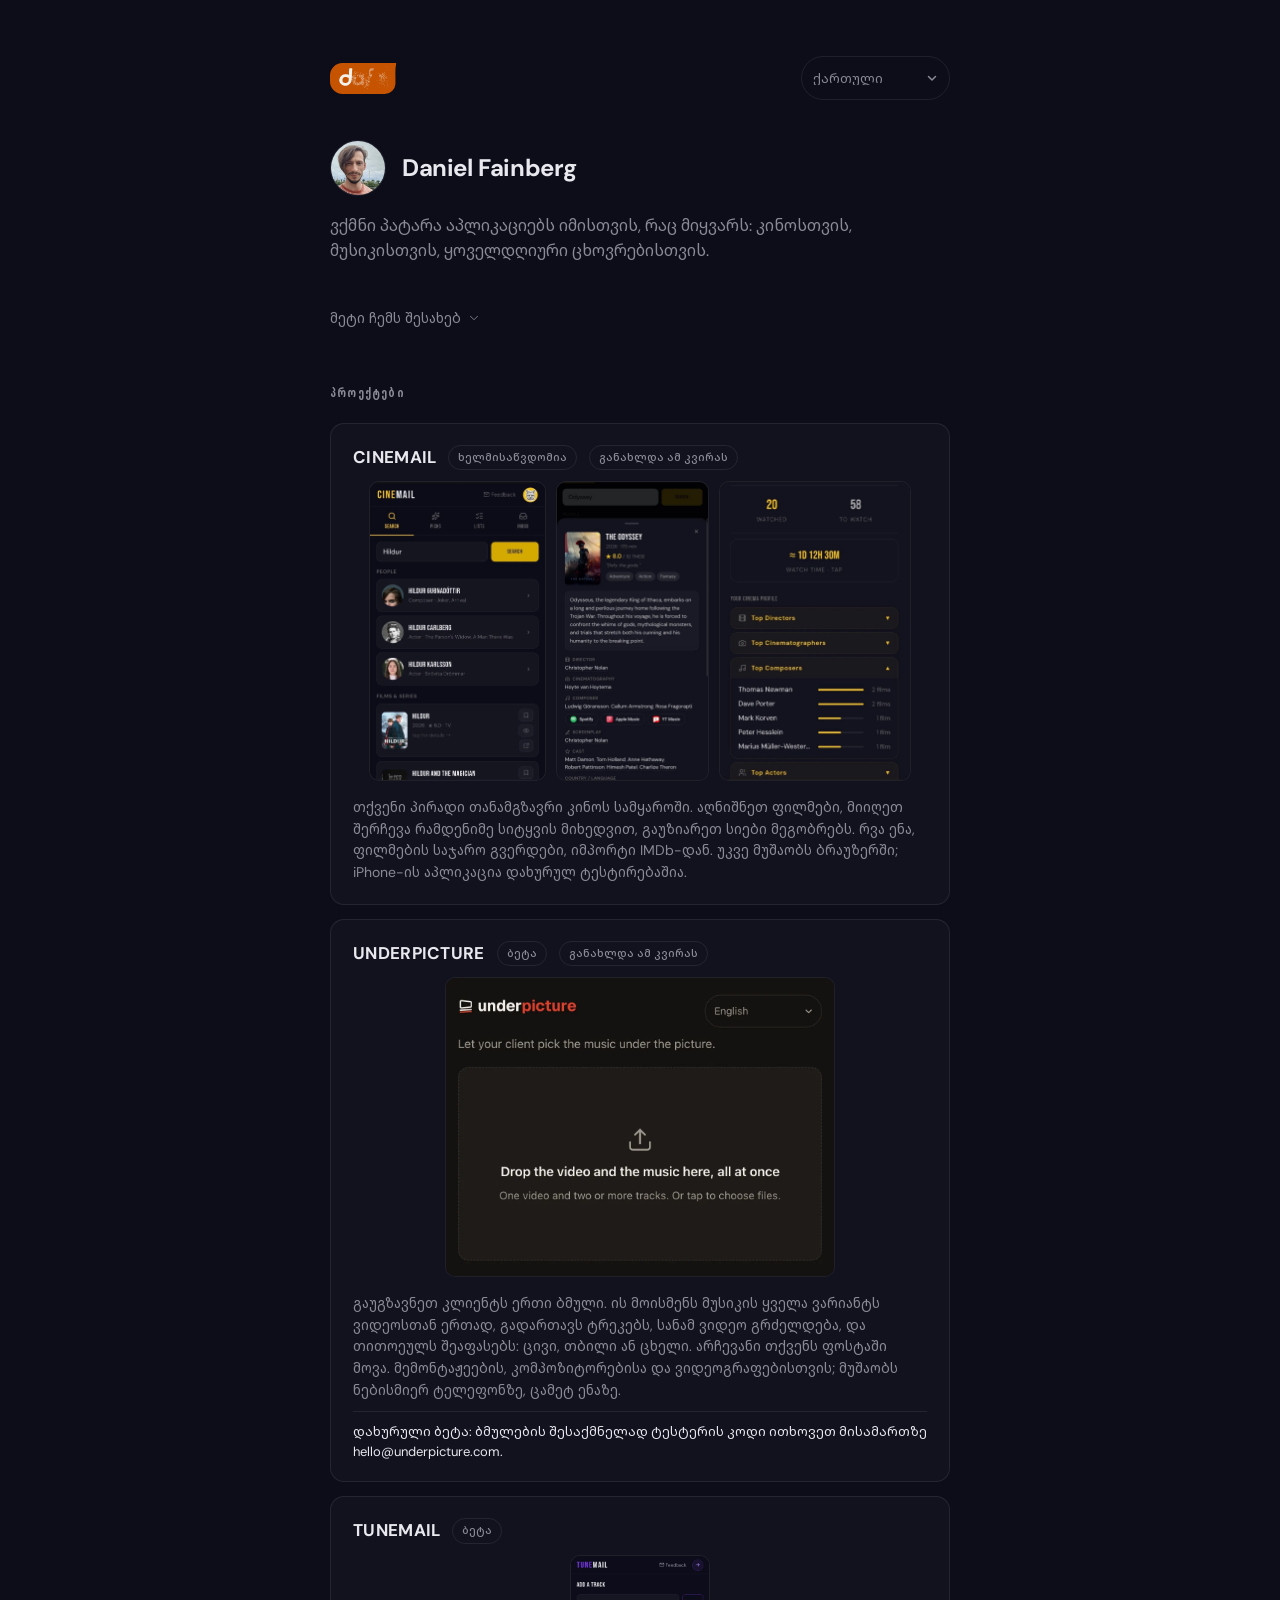
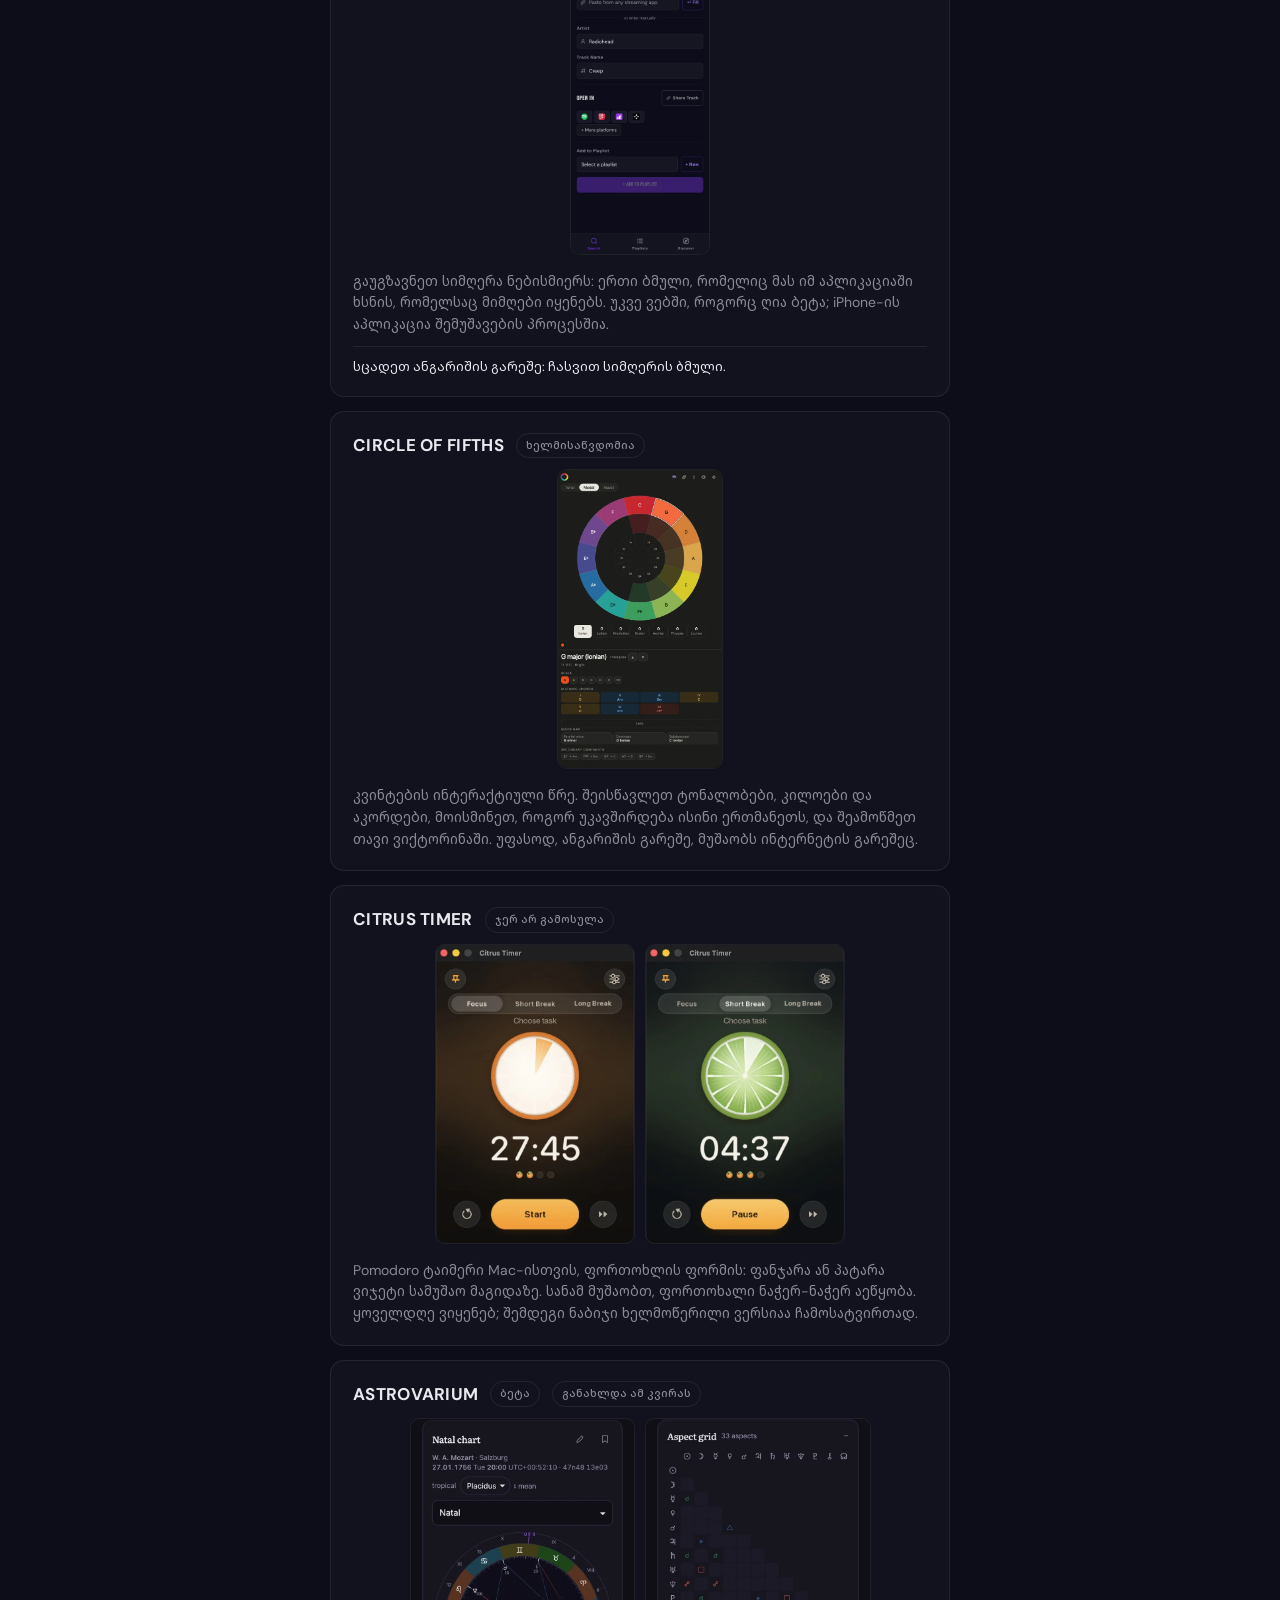
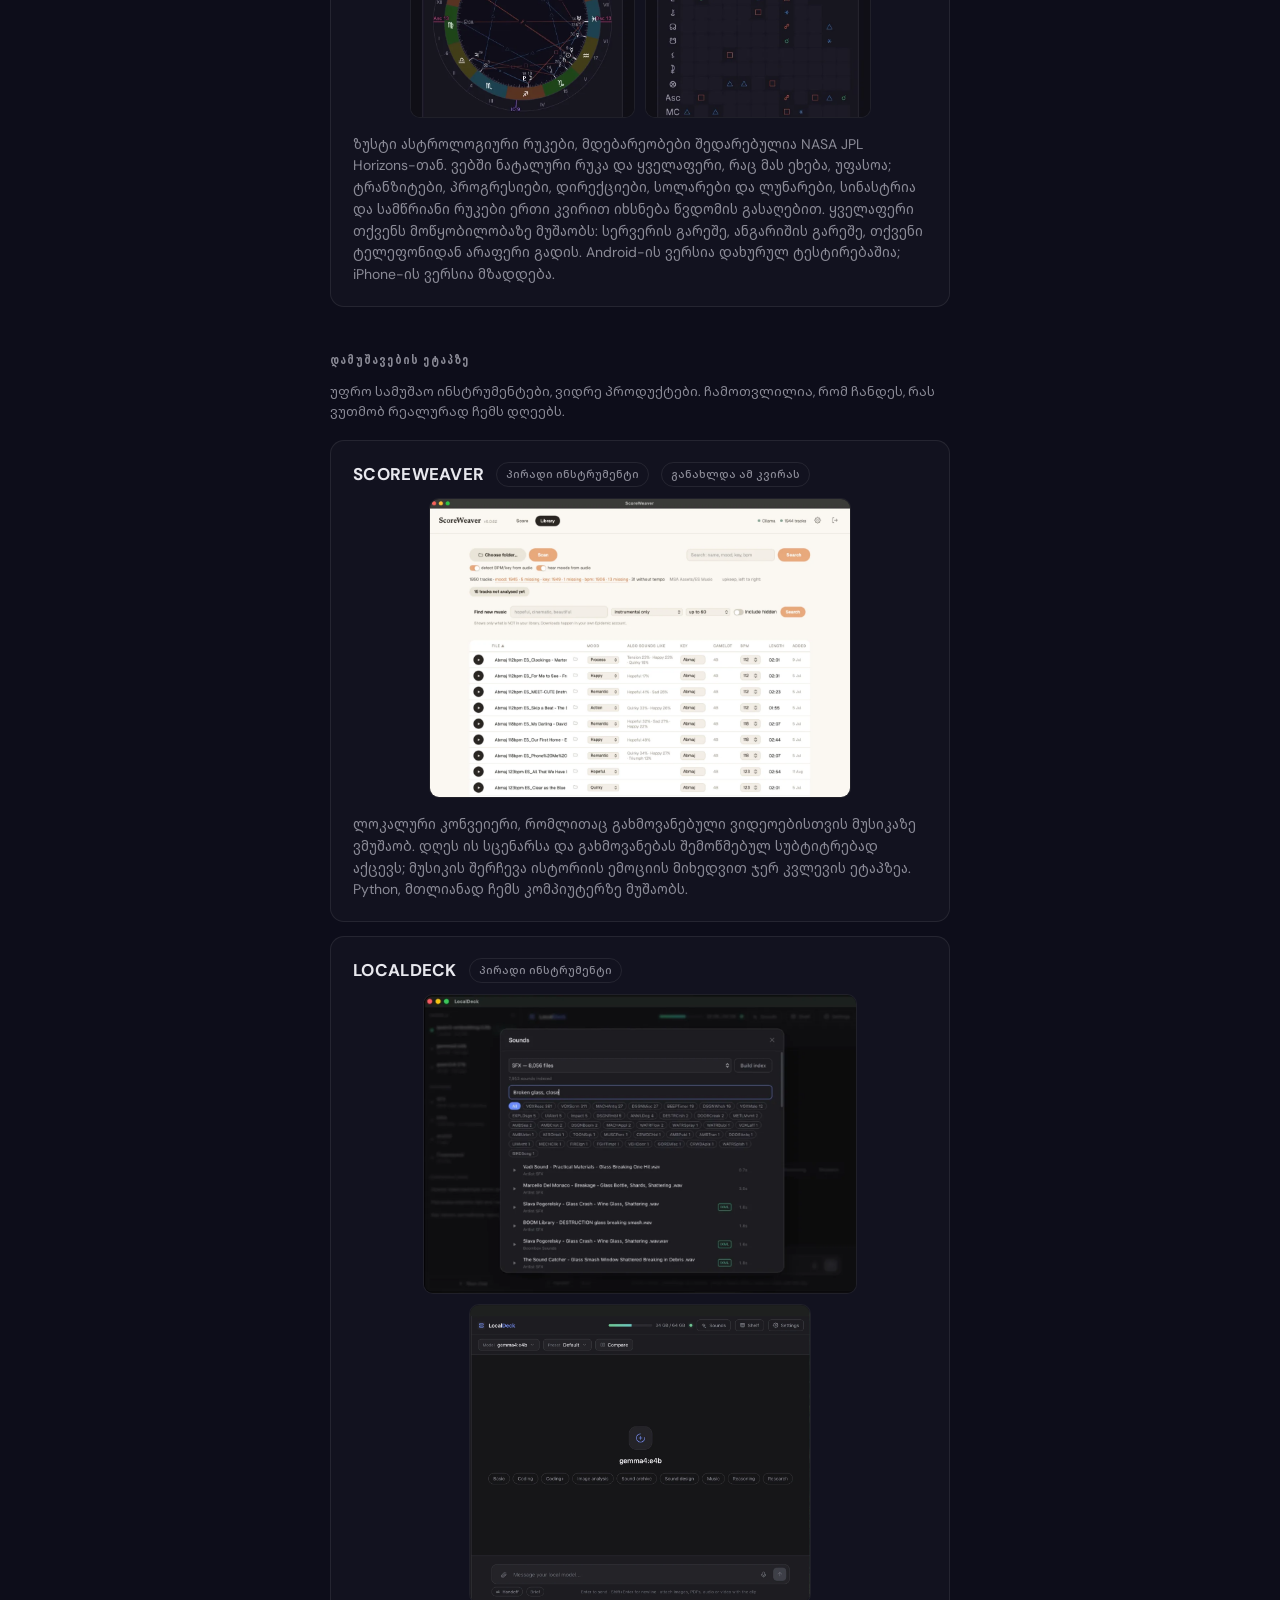
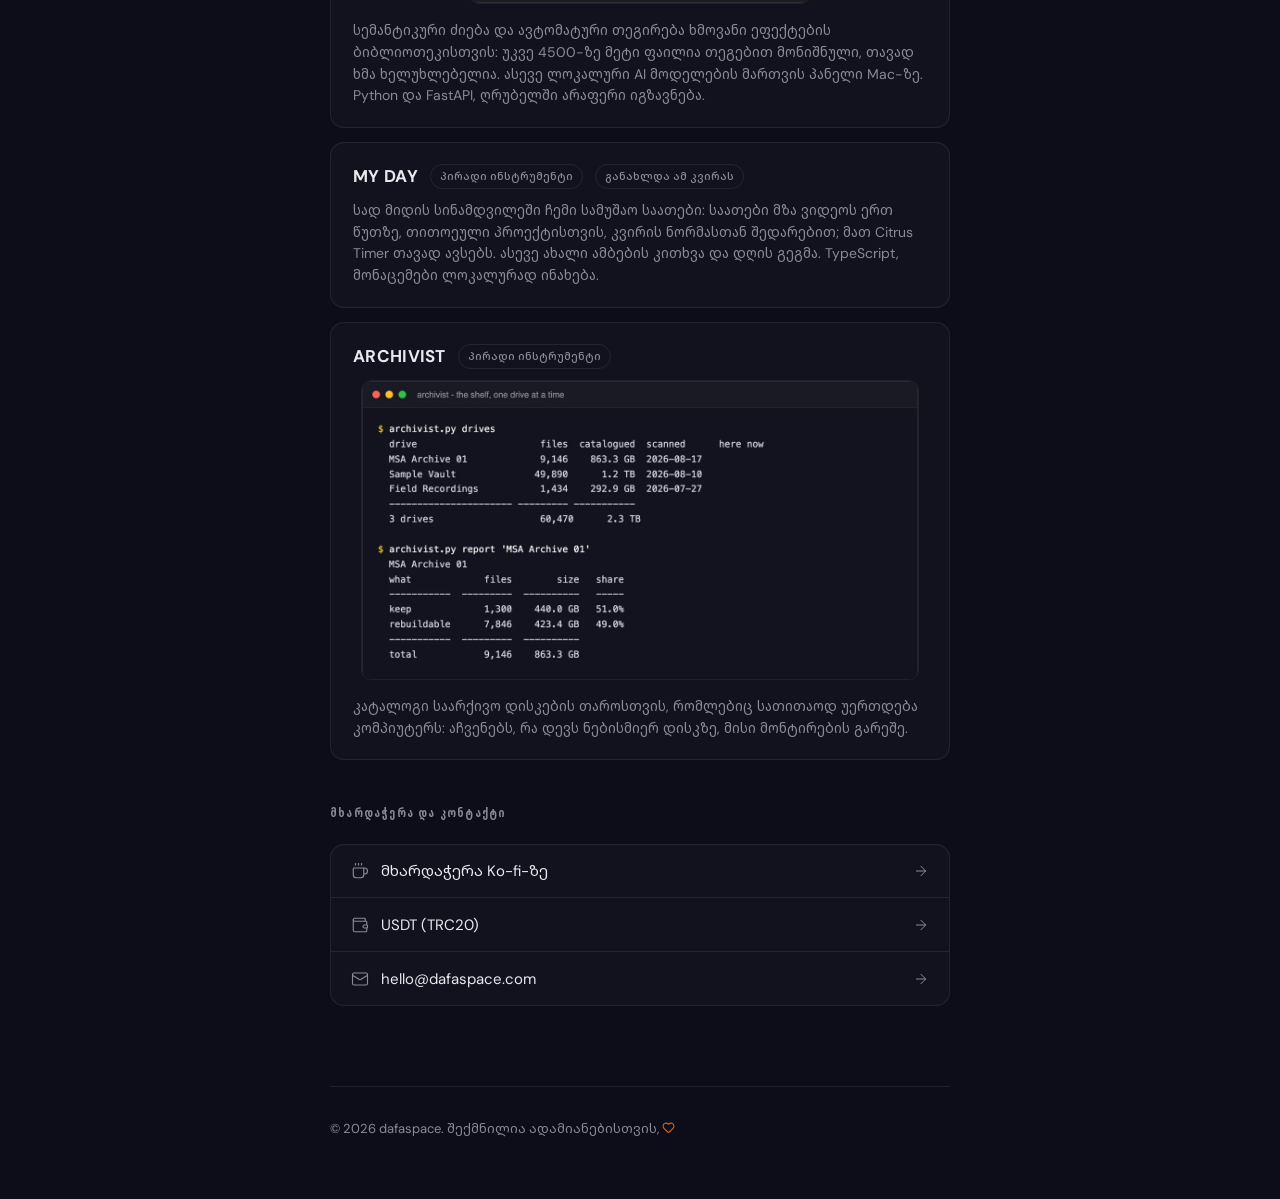
<file: ka/index.html>
<!DOCTYPE html>
<html lang="ka">
<head>
  <meta charset="UTF-8">
  <base href="../">
  <meta name="viewport" content="width=device-width, initial-scale=1.0">
  <meta name="description" data-t-attr="content:meta.description" content="Daniel Fainberg, დამოუკიდებელი დეველოპერი და ვიზუალური ხელოვანი. პატარა აპლიკაციები, თითოეული ერთი საქმისთვის, dafaspace-ის სახელით.">
  <meta property="og:title" data-t-attr="content:meta.title" content="dafaspace - Daniel Fainberg">
  <meta property="og:description" data-t-attr="content:meta.ogDescription" content="პატარა აპლიკაციები ერთი დამოუკიდებელი დეველოპერისგან, თითოეული ერთი საქმისთვის. კინო, მუსიკის თეორია, ასტროლოგია და ინსტრუმენტები მუსიკოსებისთვის.">
  <meta property="og:type" content="website">
  <meta property="og:url" content="https://dafaspace.com/ka/">
  <meta property="og:site_name" content="dafaspace">
  <meta property="og:locale" content="ka_GE">
  <meta property="og:image" content="https://dafaspace.com/og-image.png">
  <meta property="og:image:width" content="1200">
  <meta property="og:image:height" content="630">
  <meta property="og:image:alt" content="dafaspace">
  <meta name="twitter:card" content="summary_large_image">
  <meta name="theme-color" content="#0d0d1a">
  <title data-t="meta.title">dafaspace - Daniel Fainberg</title>
  <link rel="icon" href="logo-mark.svg" type="image/svg+xml">
  <link rel="icon" href="favicon-32.png" type="image/png" sizes="32x32">
  <link rel="apple-touch-icon" href="apple-touch-icon.png">

  <link rel="preconnect" href="https://fonts.googleapis.com">
  <link rel="preconnect" href="https://fonts.gstatic.com" crossorigin>
  <link href="https://fonts.googleapis.com/css2?family=DM+Sans:wght@400;500;600;700&display=swap" rel="stylesheet">
  <!-- Japanese glyphs (Noto Sans JP, 120 slices) load only for a Japanese page or a Japanese browser,
       whose language offer on / is written in Japanese. Every other page downloads nothing of it. -->
  <script>
    if (document.documentElement.lang === 'ja' || (navigator.languages || [navigator.language]).some(l => /^ja\b/i.test(l || ''))) {
      document.write('<link rel="stylesheet" href="fonts/ja.css">');
    }
  </script>

  <style>
    /* Script partners for DM Sans, which has no Cyrillic, Georgian, Hebrew or Japanese (Tastebook,
       approved by Dafa 3 Nov 2026, the same in Cinemail and Tunemail). Only the non-Latin files are
       self-hosted, each with its unicode-range, so an English page downloads none of them.
       Licences: fonts/OFL-*.txt. */
    @font-face {
      font-family: 'Geist';
      font-style: normal;
      font-weight: 400 700;
      font-display: swap;
      src: url(fonts/geist-cyrillic-ext-400-700.woff2) format('woff2');
      unicode-range: U+0460-052F, U+1C80-1C8A, U+20B4, U+2DE0-2DFF, U+A640-A69F, U+FE2E-FE2F;
    }
    @font-face {
      font-family: 'Geist';
      font-style: normal;
      font-weight: 400 700;
      font-display: swap;
      src: url(fonts/geist-cyrillic-400-700.woff2) format('woff2');
      unicode-range: U+0301, U+0400-045F, U+0490-0491, U+04B0-04B1, U+2116;
    }
    @font-face {
      font-family: 'Noto Sans Georgian';
      font-style: normal;
      font-weight: 400 700;
      font-stretch: 62.5% 100%;
      font-display: swap;
      src: url(fonts/noto-sans-georgian-georgian-400-700.woff2) format('woff2');
      unicode-range: U+0589, U+10A0-10FF, U+1C90-1CBA, U+1CBD-1CBF, U+205A, U+2D00-2D2F, U+2E31;
    }
    @font-face {
      font-family: 'IBM Plex Sans Hebrew';
      font-style: normal;
      font-weight: 400;
      font-display: swap;
      src: url(fonts/ibm-plex-sans-hebrew-hebrew-400.woff2) format('woff2');
      unicode-range: U+0307-0308, U+0590-05FF, U+200C-2010, U+20AA, U+25CC, U+FB1D-FB4F;
    }
    @font-face {
      font-family: 'IBM Plex Sans Hebrew';
      font-style: normal;
      font-weight: 700;
      font-display: swap;
      src: url(fonts/ibm-plex-sans-hebrew-hebrew-700.woff2) format('woff2');
      unicode-range: U+0307-0308, U+0590-05FF, U+200C-2010, U+20AA, U+25CC, U+FB1D-FB4F;
    }
    @font-face {
      font-family: 'Noto Sans Arabic';
      font-style: normal;
      font-weight: 400;
      font-display: swap;
      src: url(fonts/noto-sans-arabic-arabic-400.woff2) format('woff2');
      unicode-range: U+0600-06FF, U+0750-077F, U+0870-0891, U+0897-08E1, U+08E3-08FF, U+200C-200E, U+2010-2011, U+204F, U+2E41, U+FB50-FDFF, U+FE70-FE74, U+FE76-FEFC, U+102E0-102FB, U+10E60-10E7E, U+10EC2-10EC7, U+10EC9-10EEE, U+10EF0-10EFF, U+1EE00-1EEFF;
    }
    @font-face {
      font-family: 'Noto Sans Arabic';
      font-style: normal;
      font-weight: 700;
      font-display: swap;
      src: url(fonts/noto-sans-arabic-arabic-700.woff2) format('woff2');
      unicode-range: U+0600-06FF, U+0750-077F, U+0870-0891, U+0897-08E1, U+08E3-08FF, U+200C-200E, U+2010-2011, U+204F, U+2E41, U+FB50-FDFF, U+FE70-FE74, U+FE76-FEFC, U+102E0-102FB, U+10E60-10E7E, U+10EC2-10EC7, U+10EC9-10EEE, U+10EF0-10EFF, U+1EE00-1EEFF;
    }

    *, *::before, *::after { box-sizing: border-box; margin: 0; padding: 0; }

    :root {
      color-scheme: dark;
      --bg: #0d0d1a;
      --text: #e8e8ee;
      --muted: #8a8a96;
      --accent: #D96512;
      --border: rgba(255,255,255,0.08);
      --card: rgba(255,255,255,0.025);
      --card-hover: rgba(255,255,255,0.045);
    }

    html, body {
      background: var(--bg);
      color: var(--text);
      font-family: 'DM Sans', 'Geist', 'Noto Sans Georgian', 'IBM Plex Sans Hebrew', 'Noto Sans Arabic', 'Noto Sans JP', system-ui, -apple-system, BlinkMacSystemFont, sans-serif;
      font-size: 16px;
      line-height: 1.6;
      -webkit-font-smoothing: antialiased;
      -moz-osx-font-smoothing: grayscale;
    }

    body {
      min-height: 100vh;
      display: flex;
      flex-direction: column;
      align-items: center;
      padding: 56px 24px 60px;
    }

    header, main, footer {
      width: 100%;
      max-width: 620px;
    }

    /* Header */
    .logo {
      font-size: 14px;
      font-weight: 600;
      letter-spacing: 0.5px;
      color: var(--text);
      margin-bottom: 40px;
      display: inline-flex;
      align-items: center;
      gap: 8px;
    }
    .logo-dot {
      width: 8px;
      height: 8px;
      border-radius: 50%;
      background: var(--accent);
      display: inline-block;
    }


    /* Header row: the logo, and the language pill when the site has more than one language.
       The pill is Underpicture's (app/index.html, .lang-slot / select.lang), lifted whole:
       a native select, so a phone opens its own picker, with the chevron drawn here because
       the browser's own arrow cannot be placed. */
    .top { display: flex; align-items: center; justify-content: space-between; gap: 16px; margin-bottom: 40px; }
    .top .logo { margin-bottom: 0; }
    .lang-slot { position: relative; display: inline-flex; }
    .lang-slot[hidden] { display: none; }
    .lang-slot::after { content: ""; position: absolute; inset-inline-end: 12px; top: 50%; width: 12px; height: 12px;
      transform: translateY(-50%); pointer-events: none; background: var(--muted);
      -webkit-mask: url("data:image/svg+xml,%3Csvg xmlns='http://www.w3.org/2000/svg' viewBox='0 0 12 12'%3E%3Cpath d='M2.5 4.5 6 8l3.5-3.5' fill='none' stroke='black' stroke-width='1.5' stroke-linecap='round' stroke-linejoin='round'/%3E%3C/svg%3E") center / contain no-repeat;
              mask: url("data:image/svg+xml,%3Csvg xmlns='http://www.w3.org/2000/svg' viewBox='0 0 12 12'%3E%3Cpath d='M2.5 4.5 6 8l3.5-3.5' fill='none' stroke='black' stroke-width='1.5' stroke-linecap='round' stroke-linejoin='round'/%3E%3C/svg%3E") center / contain no-repeat; }
    select.lang { font: inherit; font-size: 13px; color: var(--muted); background: transparent; border: 1px solid var(--border);
      border-radius: 999px; padding-block: .5em; padding-inline: .9em 2.2em; min-height: 44px; max-width: 12em; cursor: pointer;
      -webkit-appearance: none; appearance: none; -webkit-tap-highlight-color: transparent; }
    select.lang:hover { color: var(--text); }
    /* The browser shapes every language name in the pill, so with the full stack each page would fetch
       every partner file just for them. The pill carries only the partner of the page's own language;
       the other names fall to the system font, and the open list is drawn by the system anyway. */
    select.lang { font-family: 'DM Sans', system-ui, sans-serif; line-height: 1; }
    :lang(ru) select.lang, :lang(uk) select.lang { font-family: 'DM Sans', 'Geist', system-ui, sans-serif; }
    :lang(ka) select.lang { font-family: 'DM Sans', 'Noto Sans Georgian', system-ui, sans-serif; }
    :lang(he) select.lang { font-family: 'DM Sans', 'IBM Plex Sans Hebrew', system-ui, sans-serif; }
    :lang(ar) select.lang { font-family: 'DM Sans', 'Noto Sans Arabic', system-ui, sans-serif; }
    :lang(ja) select.lang { font-family: 'DM Sans', 'Noto Sans JP', system-ui, sans-serif; }

    /* The language offer, on "/" only: a quiet line in the reader's own language, never a redirect */
    .lang-offer { display: flex; align-items: center; gap: 12px; margin: -20px 0 28px;
      font-size: 14px; color: var(--muted); line-height: 1.4; }
    .lang-offer-text { flex: 0 1 auto; min-width: 0; }
    .lang-offer[hidden] { display: none; }
    .lang-offer button {
      display: inline-flex; align-items: center; justify-content: center;
      font: inherit; line-height: 1; min-height: 44px; padding: 0 .6em;
      background: none; border: 0; color: var(--text); cursor: pointer;
      -webkit-appearance: none; appearance: none; -webkit-tap-highlight-color: transparent;
      text-box: trim-both cap alphabetic;
    }
    .lang-offer .lang-offer-go { flex: none; padding: 0; text-decoration: underline; text-decoration-color: rgba(255,255,255,0.25);
      text-decoration-thickness: 1px; text-underline-offset: 5px; }
    .lang-offer .lang-offer-close { flex: none; color: var(--muted); min-width: 44px; margin-inline-start: auto; }

    /* Japanese: no line may open with a small kana or a closing mark */
    :lang(ja) { line-break: strict; }

    /* Hero */
    .hero {
      display: flex;
      align-items: center;
      gap: 16px;
      margin-bottom: 18px;
    }
    .avatar {
      width: 56px;
      height: 56px;
      border-radius: 50%;
      object-fit: cover;
      border: 1px solid var(--border);
      flex-shrink: 0;
    }
    h1 {
      font-size: 24px;
      font-weight: 700;
      letter-spacing: -0.4px;
      line-height: 1.2;
    }
    .tagline {
      font-size: 16px;
      color: var(--muted);
      margin-bottom: 32px;
      line-height: 1.55;
    }

    /* About paragraphs */
    .bio p {
      font-size: 15px;
      color: var(--text);
      margin-bottom: 12px;
      line-height: 1.65;
    }
    .bio p:last-child { margin-bottom: 0; }
    .bio a {
      color: var(--text);
      text-decoration: none;
      border-bottom: 1px solid var(--border);
      transition: border-color 0.15s ease;
    }
    .bio a:hover { border-color: var(--accent); }
    /* The rest of the bio folds away, so the first projects fit on a phone screen */
    .bio details { margin-top: 4px; }
    .bio summary {
      display: inline-flex;
      align-items: center;
      gap: 6px;
      min-height: 44px;
      font-size: 14px;
      line-height: 1;
      text-box: trim-both cap alphabetic;
      color: var(--muted);
      cursor: pointer;
      list-style: none;
      -webkit-tap-highlight-color: transparent;
    }
    .bio summary::-webkit-details-marker { display: none; }
    .bio summary:hover { color: var(--text); }
    .bio summary svg { transition: transform 0.2s ease; }
    .bio details[open] summary svg { transform: rotate(180deg); }
    .bio details[open] summary { margin-bottom: 8px; }
    .bio summary .less, .bio details[open] summary .more { display: none; }
    .bio details[open] summary .less { display: inline; }

    /* Section */
    section { margin-top: 44px; }
    h2 {
      font-size: 12px;
      font-weight: 600;
      letter-spacing: 1.2px;
      text-transform: uppercase;
      color: var(--muted);
      margin-bottom: 20px;
    }
    /* Headings in the script partners: bold, and Georgian on its condensed width (family rule). */
    :lang(ka) h2, :lang(he) h2, :lang(ja) h2 { font-weight: 700; }
    :lang(ka) h2 { font-stretch: 62.5%; }
    /* Arabic letters join: tracking breaks the joins, and the script has no capitals */
    :lang(ar) h2 { font-weight: 700; letter-spacing: 0; text-transform: none; }

    /* Project card */
    .project {
      /* Flex column so the name can be read before the picture, without
         reordering the markup. */
      display: flex;
      flex-direction: column;
      padding: 20px 22px;
      background: var(--card);
      border: 1px solid var(--border);
      border-radius: 14px;
      text-decoration: none;
      color: var(--text);
      transition: background 0.2s ease, transform 0.2s ease;
      margin-bottom: 14px;
    }
    .project:hover {
      background: var(--card-hover);
      transform: translateY(-1px);
    }
    .project-head {
      display: flex;
      flex-wrap: wrap;                  /* a translated badge can be twice as long as the English */
      align-items: center;
      gap: 8px 12px;
      margin-bottom: 10px;
    }
    .project-logo {
      font-size: 17px;
      line-height: 1.6;
      font-weight: 700;
      letter-spacing: 0.3px;
    }
    .project-logo, .project-logo span { color: var(--text); }
    .project-status {
      white-space: nowrap;
      font-size: 11px;
      color: var(--muted);
      padding: 3px 9px;
      border: 1px solid var(--border);
      border-radius: 100px;
      font-weight: 500;
    }
    .project-desc {
      font-size: 14px;
      color: var(--muted);
      line-height: 1.55;
    }
    .project-note {
      font-size: 13px;
      color: var(--text);
      margin-top: 10px;
      padding-top: 10px;
      border-top: 1px solid var(--border);
      line-height: 1.5;
    }
    /* Non-clickable card, for work with nothing public to link to yet */
    .project--static { cursor: default; }
    .project--static:hover { background: var(--card); transform: none; }

    /* Reading order inside a card: name first, then the picture, then the
       words. Set here rather than in the markup so the source stays plain. */
    .project-head  { order: 1; }
    .project-shot,
    .project-shots,
    .project > a   { order: 2; }
    .project-desc  { order: 3; }
    .project-note  { order: 4; }

    /* Screenshot. Height-capped so a card stays scannable: nine full-height
       captures made the page a very long scroll. Shown whole, never cropped -
       cropping cut off the parts of an interface that say what the app does. */
    .project-shot {
      display: block;
      width: auto;
      max-width: 100%;
      max-height: 300px;
      height: auto;
      border-radius: 10px;
      border: 1px solid var(--border);
      margin: 0 auto 16px;
      background: rgba(0,0,0,0.25);
      object-fit: contain;
    }
    .project > a { text-decoration: none; }

    /* Frames that only make sense together, in one row. */
    .project-shots {
      display: flex;
      gap: 10px;
      justify-content: center;
      align-items: flex-start;
      margin-bottom: 16px;
    }
    .project-shots .project-shot {
      margin: 0;
      min-width: 0;
      max-height: 300px;
    }
    /* Stacked frames, for wide captures that would be unreadable side by side. */
    .project-shots--stack { flex-direction: column; align-items: center; }
    .section-note {
      font-size: 13px;
      color: var(--muted);
      margin: -8px 0 18px;
      line-height: 1.55;
    }

    /* Freshness badge. Hidden by default; the weekly script turns on only the
       projects that actually moved, by writing selectors into the block below.
       Deliberately NOT a "last updated" date: a finished, stable app would then
       look abandoned, while an absent badge claims nothing at all. */
    .fresh {
      display: none;
      font-size: 11px;
      font-weight: 500;
      color: var(--muted);
      padding: 3px 9px;
      border: 1px solid var(--border);
      border-radius: 100px;
      white-space: nowrap;
    }

    /* Connect / Support links */
    .links {
      display: flex;
      flex-direction: column;
      gap: 1px;
      border: 1px solid var(--border);
      border-radius: 14px;
      overflow: hidden;
      background: var(--card);
    }
    .links a, .links button {
      display: flex;
      align-items: center;
      justify-content: space-between;
      padding: 14px 20px;
      color: var(--text);
      text-decoration: none;
      font-size: 15px;
      transition: background 0.15s ease;
      border-bottom: 1px solid var(--border);
    }
    .links button {
      width: 100%; font: inherit; font-size: 15px; line-height: inherit; text-align: start; cursor: pointer;
      background: none; border-width: 0 0 1px; border-style: solid; border-color: var(--border);
      -webkit-appearance: none; appearance: none; -webkit-tap-highlight-color: transparent;
    }
    .links a:last-child { border-bottom: none; }
    .links a:hover, .links button:hover { background: var(--card-hover); }
    .links .label { display: flex; align-items: center; gap: 12px; }
    .links .label-icon {
      width: 18px; height: 18px;
      display: inline-flex;
      align-items: center; justify-content: center;
      color: var(--muted);
    }
    .links .arrow {
      display: inline-flex;
      color: var(--muted);
      transition: transform 0.15s ease, color 0.15s ease;
    }
    .links a:hover .arrow, .links button:hover .arrow { transform: translateX(2px); color: var(--text); }
    /* Right to left, the arrow points the way the row reads */
    [dir="rtl"] .links .arrow { transform: scaleX(-1); }
    [dir="rtl"] .links a:hover .arrow, [dir="rtl"] .links button:hover .arrow { transform: scaleX(-1) translateX(2px); }
    .visually-hidden { position: absolute; width: 1px; height: 1px; margin: -1px; overflow: hidden; clip-path: inset(50%); white-space: nowrap; }

    /* Footer */
    footer {
      margin-top: 80px;
      padding-top: 32px;
      border-top: 1px solid var(--border);
      font-size: 13px;
      color: var(--muted);
      line-height: 1.6;
    }
    footer .heart { display: inline-block; width: 13px; height: 13px; vertical-align: -1px; background: var(--accent);
      -webkit-mask: url("data:image/svg+xml,%3Csvg xmlns='http://www.w3.org/2000/svg' viewBox='0 0 24 24'%3E%3Cpath d='M2 9.5a5.5 5.5 0 0 1 9.591-3.676.56.56 0 0 0 .818 0A5.49 5.49 0 0 1 22 9.5c0 2.29-1.5 4-3 5.5l-5.492 5.313a2 2 0 0 1-3 0L5 15c-1.5-1.5-3-3.2-3-5.5' fill='none' stroke='black' stroke-width='2' stroke-linecap='round' stroke-linejoin='round'/%3E%3C/svg%3E") center / contain no-repeat;
              mask: url("data:image/svg+xml,%3Csvg xmlns='http://www.w3.org/2000/svg' viewBox='0 0 24 24'%3E%3Cpath d='M2 9.5a5.5 5.5 0 0 1 9.591-3.676.56.56 0 0 0 .818 0A5.49 5.49 0 0 1 22 9.5c0 2.29-1.5 4-3 5.5l-5.492 5.313a2 2 0 0 1-3 0L5 15c-1.5-1.5-3-3.2-3-5.5' fill='none' stroke='black' stroke-width='2' stroke-linecap='round' stroke-linejoin='round'/%3E%3C/svg%3E") center / contain no-repeat; }
    footer a { color: var(--muted); text-decoration: none; border-bottom: 1px solid var(--border); }
    footer a:hover { color: var(--text); border-color: var(--text); }

    /* Mobile */
    @media (max-width: 600px) {
      body { padding: 48px 20px 40px; }
      .top { margin-bottom: 44px; }
      .tagline { font-size: 16px; }
      section { margin-top: 44px; }
    }
  </style>

  <!-- Generated from index.html by tools/i18n.mjs. Edit index.html and i18n/ka.json, not this file. -->
  <!-- I18N:START - written by tools/i18n.mjs build. Do not hand-edit inside. -->
  <link rel="canonical" href="https://dafaspace.com/ka/">
  <link rel="alternate" hreflang="en" href="https://dafaspace.com/">
  <link rel="alternate" hreflang="ru" href="https://dafaspace.com/ru/">
  <link rel="alternate" hreflang="uk" href="https://dafaspace.com/uk/">
  <link rel="alternate" hreflang="ka" href="https://dafaspace.com/ka/">
  <link rel="alternate" hreflang="es" href="https://dafaspace.com/es/">
  <link rel="alternate" hreflang="pt-BR" href="https://dafaspace.com/pt-BR/">
  <link rel="alternate" hreflang="fr" href="https://dafaspace.com/fr/">
  <link rel="alternate" hreflang="de" href="https://dafaspace.com/de/">
  <link rel="alternate" hreflang="it" href="https://dafaspace.com/it/">
  <link rel="alternate" hreflang="tr" href="https://dafaspace.com/tr/">
  <link rel="alternate" hreflang="ja" href="https://dafaspace.com/ja/">
  <link rel="alternate" hreflang="he" href="https://dafaspace.com/he/">
  <link rel="alternate" hreflang="ar" href="https://dafaspace.com/ar/">
  <link rel="alternate" hreflang="x-default" href="https://dafaspace.com/">
  <script>window.SITE_LANGS = [{"code":"en","name":"English","dir":"ltr","path":"/"},{"code":"ru","name":"Русский","dir":"ltr","path":"/ru/","offer":{"text":"Открыть эту страницу на русском?","yes":"Открыть","close":"Закрыть"}},{"code":"uk","name":"Українська","dir":"ltr","path":"/uk/","offer":{"text":"Відкрити цю сторінку українською?","yes":"Відкрити","close":"Закрити"}},{"code":"ka","name":"ქართული","dir":"ltr","path":"/ka/","offer":{"text":"გავხსნა ეს გვერდი ქართულად?","yes":"გახსნა","close":"დახურვა"}},{"code":"es","name":"Español","dir":"ltr","path":"/es/","offer":{"text":"¿Abrir esta página en español?","yes":"Abrir","close":"Cerrar"}},{"code":"pt-BR","name":"Português (Brasil)","dir":"ltr","path":"/pt-BR/","offer":{"text":"Abrir esta página em português?","yes":"Abrir","close":"Fechar"}},{"code":"fr","name":"Français","dir":"ltr","path":"/fr/","offer":{"text":"Ouvrir cette page en français ?","yes":"Ouvrir","close":"Fermer"}},{"code":"de","name":"Deutsch","dir":"ltr","path":"/de/","offer":{"text":"Diese Seite auf Deutsch öffnen?","yes":"Öffnen","close":"Schließen"}},{"code":"it","name":"Italiano","dir":"ltr","path":"/it/","offer":{"text":"Aprire questa pagina in italiano?","yes":"Apri","close":"Chiudi"}},{"code":"tr","name":"Türkçe","dir":"ltr","path":"/tr/","offer":{"text":"Bu sayfa Türkçe açılsın mı?","yes":"Aç","close":"Kapat"}},{"code":"ja","name":"日本語","dir":"ltr","path":"/ja/","offer":{"text":"このページを日本語で開きますか？","yes":"開く","close":"閉じる"}},{"code":"he","name":"עברית","dir":"rtl","path":"/he/","offer":{"text":"לפתוח את הדף הזה בעברית?","yes":"פתיחה","close":"סגירה"}},{"code":"ar","name":"العربية","dir":"rtl","path":"/ar/","offer":{"text":"هل تريد فتح هذه الصفحة بالعربية؟","yes":"فتح","close":"إغلاق"}}]</script>
  <!-- I18N:END -->

  <!-- FRESH:START - written weekly by _portfolio/site-weekly.mjs. Do not hand-edit
       inside; edit the badge style above, or the script, instead. -->
  <style id="fresh-rules">
#p-cinemail .fresh,
#p-underpicture .fresh,
#p-astrotrip .fresh,
#p-scoreweaver .fresh,
#p-myday .fresh { display: inline-flex }
  </style>
  <!-- FRESH:END -->
</head>
<body>
  <header class="top">
    <div class="logo"><span id="logo"></span></div>
    <span class="lang-slot" hidden data-label="ენა" data-t-attr="data-label:lang.label"></span>
  </header>

  <main>
    <div class="lang-offer" hidden>
      <span class="lang-offer-text" data-t="offer.text">გავხსნა ეს გვერდი ქართულად?</span>
      <button type="button" class="lang-offer-go" data-t="offer.yes">გახსნა</button>
      <button type="button" class="lang-offer-close" aria-label="დახურვა" data-t-attr="aria-label:offer.close"><svg width="14" height="14" viewBox="0 0 24 24" fill="none" stroke="currentColor" stroke-width="1.5" stroke-linecap="round" aria-hidden="true"><path d="M6 6l12 12M18 6L6 18"/></svg></button>
    </div>

    <div class="hero">
      <img class="avatar" src="photo.webp" alt="" width="56" height="56">
      <h1>Daniel Fainberg</h1>
    </div>
    <p class="tagline" data-t="tagline">ვქმნი პატარა აპლიკაციებს იმისთვის, რაც მიყვარს: კინოსთვის, მუსიკისთვის, ყოველდღიური ცხოვრებისთვის.</p>

    <div class="bio">
      <details>
        <summary><span class="more" data-t="bio.more">მეტი ჩემს შესახებ</span><span class="less" data-t="bio.less">აკეცვა</span><svg width="14" height="14" viewBox="0 0 24 24" fill="none" stroke="currentColor" stroke-width="1.5" stroke-linecap="round" stroke-linejoin="round" aria-hidden="true"><path d="M6 9l6 6 6-6"/></svg></summary>
      <p data-t="bio.background">ვიზუალური ხელოვნებიდან მოვედი: ფოტოგრაფია, ვიდეოგადაღება, ვიდეოარტი თეატრალური დადგმებისთვის. წლების განმავლობაში ცნობისმოყვარეობით ვაკვირდები, როგორ გადმოსცემს გამოსახულება, ხმა და რიტმი ადამიანურ გამოცდილებას, ემოციებსა და გრძნობებს.</p>
      <p data-t="bio.youtube">ხუთი წელია, ვმუშაობ ხმის დიზაინერად და მუსიკალურ რედაქტორად YouTube-არხზე, რომელიც 27 მილიონ გამომწერამდე გაიზარდა.</p>
      <p data-t="bio.study">ამჟამად Arts University Bournemouth-ის სამაგისტრო პროგრამაზე <strong>MA Professional Media Composition</strong> ვსწავლობ კინოსთვის მუსიკის წერას.</p>
      <p data-t="bio.dafaspace"><strong>dafaspace</strong>-ის სახელით ვქმნი აპლიკაციებს, რომლებითაც თავად ვისარგებლებდი, და მართლაც ყოველდღე ვიყენებ მათ. გულწრფელად მიხარია, როცა ვხედავ, რომ ჩემი აპლიკაციები ვინმეს ცხოვრებას ცოტათი ამარტივებს ან უფრო სასიხარულოს ხდის. მჯერა ადამიანების და ნამდვილი ადამიანური კავშირის, ამიტომ არაფერი მახარებს ისე, როგორც წამი, როცა სულით ახლობელი ადამიანები ერთმანეთს პოულობენ და ცოცხალი ურთიერთობის ეს პატარა სასწაული ხდება.</p>
      <p data-t="bio.contact">კითხვები აპლიკაციებზე ან თანამშრომლობის იდეა? მომწერეთ: <a href="mailto:hello@dafaspace.com">hello@dafaspace.com</a>. ყველა წერილს ვკითხულობ.</p>
      </details>
    </div>

    <section>
      <h2 data-t="sec.projects">პროექტები</h2>

      <a id="p-cinemail" class="project" aria-labelledby="n-cinemail s-cinemail" href="https://cinemail.app" target="_blank" rel="noopener">
        <div class="project-shots">
          <img class="project-shot" data-t-attr="alt:cinemail.shot1" src="shots/cinemail1.webp" alt="ძიება Cinemail-ში სიტყვით Hildur: ადამიანებს შორის პირველია კომპოზიტორი Hildur Gudnadottir, შემდეგ შესაბამისი ფილმები და სერიალები" fetchpriority="high" width="706" height="1200">
          <img class="project-shot" data-t-attr="alt:cinemail.shot2" src="shots/cinemail.webp" alt="ფილმის გვერდი Cinemail-ში: პოსტერი, რეიტინგი, სიუჟეტი, რეჟისორი, ოპერატორი და კომპოზიტორები, საუნდტრეკის ბმულებით Spotify-ზე, Apple Music-სა და YouTube Music-ზე" width="608" height="1200">
          <img class="project-shot" data-t-attr="alt:cinemail.shot3" src="shots/cinemail2.webp" alt="ნახვების პროფილი Cinemail-ში: ნანახი და სანახავი ფილმები, ნახვის საერთო დრო და კომპოზიტორების რეიტინგი, რომლებიც მომხმარებელს ყველაზე ხშირად მოუსმენია" width="765" height="1200">
        </div>
        <div class="project-head">
          <h3 class="project-logo" id="n-cinemail"><span>CINE</span>MAIL</h3>
          <div class="project-status" id="s-cinemail" data-t="status.live">ხელმისაწვდომია</div>
          <div class="fresh" data-t="badge.fresh">განახლდა ამ კვირას</div>
        </div>
        <div class="project-desc" data-t="cinemail.desc">თქვენი პირადი თანამგზავრი კინოს სამყაროში. აღნიშნეთ ფილმები, მიიღეთ შერჩევა რამდენიმე სიტყვის მიხედვით, გაუზიარეთ სიები მეგობრებს. რვა ენა, ფილმების საჯარო გვერდები, იმპორტი IMDb-დან. უკვე მუშაობს ბრაუზერში; iPhone-ის აპლიკაცია დახურულ ტესტირებაშია.</div>
      </a>

      <a id="p-underpicture" class="project" aria-labelledby="n-underpicture s-underpicture" href="https://underpicture.com" target="_blank" rel="noopener">
        <img class="project-shot" data-t-attr="alt:underpicture.shot1" src="shots/underpicture.webp" alt="Underpicture-ის საწყისი ეკრანი: ერთდროულად გადმოიტანეთ ერთი ვიდეო და ორი ან მეტი მუსიკალური ტრეკი კლიენტისთვის ბმულის შესაქმნელად" loading="lazy" width="1040" height="800">
        <div class="project-head">
          <h3 class="project-logo" id="n-underpicture"><span>UNDER</span>PICTURE</h3>
          <div class="project-status" id="s-underpicture" data-t="status.beta">ბეტა</div>
          <div class="fresh" data-t="badge.fresh">განახლდა ამ კვირას</div>
        </div>
        <div class="project-desc" data-t="underpicture.desc">გაუგზავნეთ კლიენტს ერთი ბმული. ის მოისმენს მუსიკის ყველა ვარიანტს ვიდეოსთან ერთად, გადართავს ტრეკებს, სანამ ვიდეო გრძელდება, და თითოეულს შეაფასებს: ცივი, თბილი ან ცხელი. არჩევანი თქვენს ფოსტაში მოვა. მემონტაჟეების, კომპოზიტორებისა და ვიდეოგრაფებისთვის; მუშაობს ნებისმიერ ტელეფონზე, ცამეტ ენაზე.</div>
        <div class="project-note" data-t="underpicture.note">დახურული ბეტა: ბმულების შესაქმნელად ტესტერის კოდი ითხოვეთ მისამართზე hello@underpicture.com.</div>
      </a>

      <a id="p-tunemail" class="project" aria-labelledby="n-tunemail s-tunemail" href="https://tunemail.app" target="_blank" rel="noopener">
        <img class="project-shot" data-t-attr="alt:tunemail.shot1" src="shots/tunemail.webp" alt="Tunemail ტელეფონზე: ჩასმული Spotify-ის ბმული ამოიცნო, როგორც Radiohead, Creep, ღილაკებით, რომლებიც იმავე სიმღერას ხსნის Spotify-ზე, Apple Music-ზე, Deezer-სა და Tidal-ზე" loading="lazy" width="780" height="1688">
        <div class="project-head">
          <h3 class="project-logo" id="n-tunemail"><span>TUNE</span>MAIL</h3>
          <div class="project-status" id="s-tunemail" data-t="status.beta">ბეტა</div>
          <div class="fresh" data-t="badge.fresh">განახლდა ამ კვირას</div>
        </div>
        <div class="project-desc" data-t="tunemail.desc">გაუგზავნეთ სიმღერა ნებისმიერს: ერთი ბმული, რომელიც მას იმ აპლიკაციაში ხსნის, რომელსაც მიმღები იყენებს. უკვე ვებში, როგორც ღია ბეტა; iPhone-ის აპლიკაცია შემუშავების პროცესშია.</div>
        <div class="project-note" data-t="tunemail.note">სცადეთ ანგარიშის გარეშე: ჩასვით სიმღერის ბმული.</div>
      </a>

      <a id="p-fifths" class="project" aria-labelledby="n-fifths s-fifths" href="https://dafaspace.github.io/fifths/" target="_blank" rel="noopener">
        <img class="project-shot" data-t-attr="alt:fifths.shot1" src="shots/fifths.webp" alt="Another Circle Of Fifths-ის ინტერფეისი კილოების რეჟიმში: ტონალობების ფერადი წრე, სოლის შვიდი კილო, ასევე გამა, დიატონური აკორდები და მეორადი დომინანტები სოლ იონიურისთვის" loading="lazy" width="538" height="981">
        <div class="project-head">
          <h3 class="project-logo" id="n-fifths"><span>CIRCLE</span> OF FIFTHS</h3>
          <div class="project-status" id="s-fifths" data-t="status.live">ხელმისაწვდომია</div>
          <div class="fresh" data-t="badge.fresh">განახლდა ამ კვირას</div>
        </div>
        <div class="project-desc" data-t="fifths.desc">კვინტების ინტერაქტიული წრე. შეისწავლეთ ტონალობები, კილოები და აკორდები, მოისმინეთ, როგორ უკავშირდება ისინი ერთმანეთს, და შეამოწმეთ თავი ვიქტორინაში. უფასოდ, ანგარიშის გარეშე, მუშაობს ინტერნეტის გარეშეც.</div>
      </a>

      <div id="p-citrus" class="project project--static">
        <div class="project-shots">
          <img class="project-shot" data-t-attr="alt:citrus.shot1" src="shots/citrus-focus.webp" alt="Citrus Timer ფოკუსის რეჟიმში: ფორთოხლის ნაჭერი საათის ისრის მიმართულებით ივსება, დარჩა 27 წუთი და 45 წამი" loading="lazy" width="597" height="900">
          <img class="project-shot" data-t-attr="alt:citrus.shot2" src="shots/citrus-break.webp" alt="Citrus Timer მოკლე შესვენებაზე: ხილი მწვანე ლაიმად იქცა, დარჩა 4 წუთი და 37 წამი" loading="lazy" width="597" height="900">
        </div>
        <div class="project-head">
          <h3 class="project-logo"><span>CITRUS</span> TIMER</h3>
          <div class="project-status" data-t="status.notReleased">ჯერ არ გამოსულა</div>
          <div class="fresh" data-t="badge.fresh">განახლდა ამ კვირას</div>
        </div>
        <div class="project-desc" data-t="citrus.desc">Pomodoro ტაიმერი Mac-ისთვის, ფორთოხლის ფორმის: ფანჯარა ან პატარა ვიჯეტი სამუშაო მაგიდაზე. სანამ მუშაობთ, ფორთოხალი ნაჭერ-ნაჭერ აეწყობა. ყოველდღე ვიყენებ; შემდეგი ნაბიჯი ხელმოწერილი ვერსიაა ჩამოსატვირთად.</div>
      </div>


      <a id="p-astrotrip" class="project" aria-labelledby="n-astrotrip s-astrotrip" href="https://astrovarium.com/" target="_blank" rel="noopener">
        <div class="project-shots">
          <img class="project-shot" data-t-attr="alt:astrotrip.shot1" src="shots/astrovarium-natal.webp" alt="ნატალური რუკა Astrovarium-ში პლაციდუსის სახლების სისტემით: ზოდიაქოს რგოლი, სახლების კასპები, პლანეტების მდებარეობა და ასპექტების ხაზები" loading="lazy" width="675" height="900">
          <img class="project-shot" data-t-attr="alt:astrotrip.shot2" src="shots/astrovarium-aspects.webp" alt="იმავე რუკის ასპექტების ბადე: ყველა ასპექტი პლანეტებს, კვანძებს, ლილიტს, ბედის ნაწილსა და რუკის კუთხეებს შორის; ორბისი ერთი შეხებით იხსნება." loading="lazy" width="675" height="900">
        </div>
        <div class="project-head">
          <h3 class="project-logo" id="n-astrotrip"><span>ASTRO</span>VARIUM</h3>
          <div class="project-status" id="s-astrotrip" data-t="status.beta">ბეტა</div>
          <div class="fresh" data-t="badge.fresh">განახლდა ამ კვირას</div>
        </div>
        <div class="project-desc" data-t="astrotrip.desc">ზუსტი ასტროლოგიური რუკები, მდებარეობები შედარებულია NASA JPL Horizons-თან. ვებში ნატალური რუკა და ყველაფერი, რაც მას ეხება, უფასოა; ტრანზიტები, პროგრესიები, დირექციები, სოლარები და ლუნარები, სინასტრია და სამწრიანი რუკები ერთი კვირით იხსნება წვდომის გასაღებით. ყველაფერი თქვენს მოწყობილობაზე მუშაობს: სერვერის გარეშე, ანგარიშის გარეშე, თქვენი ტელეფონიდან არაფერი გადის. Android-ის ვერსია დახურულ ტესტირებაშია; iPhone-ის ვერსია მზადდება.</div>
      </a>


    </section>

    <section>
      <h2 data-t="sec.dev">დამუშავების ეტაპზე</h2>
      <p class="section-note" data-t="sec.devNote">უფრო სამუშაო ინსტრუმენტები, ვიდრე პროდუქტები. ჩამოთვლილია, რომ ჩანდეს, რას ვუთმობ რეალურად ჩემს დღეებს.</p>

      <div id="p-scoreweaver" class="project project--static">
        <a href="shots/scoreweaver.png" target="_blank" rel="noopener" title="სრული ზომით გახსნა" data-t-attr="title:common.openFull">
          <img class="project-shot" data-t-attr="alt:scoreweaver.shot1" src="shots/scoreweaver.webp" alt="ScoreWeaver-ის ბიბლიოთეკა: 1950 გაანალიზებული ტრეკი ცხრილში ამოცნობილი განწყობით, განწყობის ალტერნატიული შეფასებებით დარწმუნებულობის პროცენტით, ტონალობით, Camelot-ის კოდით, BPM-ითა და ხანგრძლივობით" loading="lazy" width="1200" height="850">
        </a>
        <div class="project-head">
          <h3 class="project-logo"><span>SCORE</span>WEAVER</h3>
          <div class="project-status" data-t="status.private">პირადი ინსტრუმენტი</div>
          <div class="fresh" data-t="badge.fresh">განახლდა ამ კვირას</div>
        </div>
        <div class="project-desc" data-t="scoreweaver.desc">ლოკალური კონვეიერი, რომლითაც გახმოვანებული ვიდეოებისთვის მუსიკაზე ვმუშაობ. დღეს ის სცენარსა და გახმოვანებას შემოწმებულ სუბტიტრებად აქცევს; მუსიკის შერჩევა ისტორიის ემოციის მიხედვით ჯერ კვლევის ეტაპზეა. Python, მთლიანად ჩემს კომპიუტერზე მუშაობს.</div>
      </div>

      <div id="p-localdeck" class="project project--static">
        <div class="project-shots project-shots--stack">
          <a href="shots/localdeck2.jpg" target="_blank" rel="noopener" title="სრული ზომით გახსნა" data-t-attr="title:common.openFull">
            <img class="project-shot" data-t-attr="alt:localdeck.shot1" src="shots/localdeck2.webp" alt="ხმოვანი ეფექტების ბიბლიოთეკაში ძიება LocalDeck-ში ხმის აღწერით: ფრაზა broken glass, close პოულობს შესაბამის ფაილებს 7953 ინდექსირებულ ფაილს შორის და აჯგუფებს მათ კატეგორიების მიხედვით" loading="lazy" width="1200" height="827">
          </a>
          <a href="shots/localdeck.png" target="_blank" rel="noopener" title="სრული ზომით გახსნა" data-t-attr="title:common.openFull">
            <img class="project-shot" data-t-attr="alt:localdeck.shot2" src="shots/localdeck.webp" alt="LocalDeck: ჩატვირთული ლოკალური მოდელი გამოყენებული მეხსიერების ჩვენებით და მზა რეჟიმები ხმის არქივისთვის, ხმის დიზაინისთვის, მუსიკისთვის, მსჯელობისა და კვლევისთვის" loading="lazy" width="1200" height="1050">
          </a>
        </div>
        <div class="project-head">
          <h3 class="project-logo"><span>LOCAL</span>DECK</h3>
          <div class="project-status" data-t="status.private">პირადი ინსტრუმენტი</div>
          <div class="fresh" data-t="badge.fresh">განახლდა ამ კვირას</div>
        </div>
        <div class="project-desc" data-t="localdeck.desc">სემანტიკური ძიება და ავტომატური თეგირება ხმოვანი ეფექტების ბიბლიოთეკისთვის: უკვე 4500-ზე მეტი ფაილია თეგებით მონიშნული, თავად ხმა ხელუხლებელია. ასევე ლოკალური AI მოდელების მართვის პანელი Mac-ზე. Python და FastAPI, ღრუბელში არაფერი იგზავნება.</div>
      </div>

      <div id="p-myday" class="project project--static">
        <div class="project-head">
          <h3 class="project-logo"><span>MY</span> DAY</h3>
          <div class="project-status" data-t="status.private">პირადი ინსტრუმენტი</div>
          <div class="fresh" data-t="badge.fresh">განახლდა ამ კვირას</div>
        </div>
        <div class="project-desc" data-t="myday.desc">სად მიდის სინამდვილეში ჩემი სამუშაო საათები: საათები მზა ვიდეოს ერთ წუთზე, თითოეული პროექტისთვის, კვირის ნორმასთან შედარებით; მათ Citrus Timer თავად ავსებს. ასევე ახალი ამბების კითხვა და დღის გეგმა. TypeScript, მონაცემები ლოკალურად ინახება.</div>
      </div>

      <div id="p-archivist" class="project project--static">
        <a href="shots/archivist.png" target="_blank" rel="noopener" title="სრული ზომით გახსნა" data-t-attr="title:common.openFull">
          <img class="project-shot" data-t-attr="alt:archivist.shot1" src="shots/archivist.webp" alt="Archivist ტერმინალში: კატალოგიზებული დისკების სია ფაილების რაოდენობითა და ზომით და ანგარიში თითოეულ დისკზე, რომელიც შიგთავსს ყოფს იმად, რაც შესანახია, და იმად, რისი აღდგენაც შეიძლება" loading="lazy" width="1200" height="643">
        </a>
        <div class="project-head">
          <h3 class="project-logo"><span>ARCHIV</span>IST</h3>
          <div class="project-status" data-t="status.private">პირადი ინსტრუმენტი</div>
          <div class="fresh" data-t="badge.fresh">განახლდა ამ კვირას</div>
        </div>
        <div class="project-desc" data-t="archivist.desc">კატალოგი საარქივო დისკების თაროსთვის, რომლებიც სათითაოდ უერთდება კომპიუტერს: აჩვენებს, რა დევს ნებისმიერ დისკზე, მისი მონტირების გარეშე.</div>
      </div>
    </section>

    <section>
      <h2 data-t="sec.support">მხარდაჭერა და კონტაქტი</h2>
      <div class="links">
        <a href="https://ko-fi.com/dafaspace" target="_blank" rel="noopener">
          <span class="label">
            <span class="label-icon"><svg width="18" height="18" viewBox="0 0 24 24" fill="none" stroke="currentColor" stroke-width="1.5" stroke-linecap="round" stroke-linejoin="round" aria-hidden="true"><path d="M10 2v2"/><path d="M14 2v2"/><path d="M16 8a1 1 0 0 1 1 1v8a4 4 0 0 1-4 4H7a4 4 0 0 1-4-4V9a1 1 0 0 1 1-1h14a4 4 0 1 1 0 8h-1"/><path d="M6 2v2"/></svg></span>
            <span data-t="support.kofi">მხარდაჭერა Ko-fi-ზე</span>
          </span>
          <span class="arrow"><svg width="16" height="16" viewBox="0 0 24 24" fill="none" stroke="currentColor" stroke-width="1.5" stroke-linecap="round" stroke-linejoin="round" aria-hidden="true"><path d="M5 12h14"/><path d="m12 5 7 7-7 7"/></svg></span>
        </a>
        <button type="button" onclick="copyUSDT(event)" id="usdt-link" data-copied="დაკოპირდა" data-prompt="დააკოპირეთ USDT (TRC20) მისამართი:" data-t-attr="data-copied:support.copied,data-prompt:support.copyPrompt">
          <span class="label">
            <span class="label-icon"><svg width="18" height="18" viewBox="0 0 24 24" fill="none" stroke="currentColor" stroke-width="1.5" stroke-linecap="round" stroke-linejoin="round" aria-hidden="true"><path d="M19 7V4a1 1 0 0 0-1-1H5a2 2 0 0 0 0 4h15a1 1 0 0 1 1 1v4h-3a2 2 0 0 0 0 4h3a1 1 0 0 0 1-1v-2a1 1 0 0 0-1-1"/><path d="M3 5v14a2 2 0 0 0 2 2h15a1 1 0 0 0 1-1v-4"/></svg></span>
            <span id="usdt-label">USDT (TRC20)</span>
          </span>
          <span class="arrow"><svg width="16" height="16" viewBox="0 0 24 24" fill="none" stroke="currentColor" stroke-width="1.5" stroke-linecap="round" stroke-linejoin="round" aria-hidden="true"><path d="M5 12h14"/><path d="m12 5 7 7-7 7"/></svg></span>
        </button>
        <a href="mailto:hello@dafaspace.com">
          <span class="label">
            <span class="label-icon"><svg width="18" height="18" viewBox="0 0 24 24" fill="none" stroke="currentColor" stroke-width="1.5" stroke-linecap="round" stroke-linejoin="round" aria-hidden="true"><path d="m22 7-8.991 5.727a2 2 0 0 1-2.009 0L2 7"/><rect x="2" y="4" width="20" height="16" rx="2"/></svg></span>
            hello@dafaspace.com
          </span>
          <span class="arrow"><svg width="16" height="16" viewBox="0 0 24 24" fill="none" stroke="currentColor" stroke-width="1.5" stroke-linecap="round" stroke-linejoin="round" aria-hidden="true"><path d="M5 12h14"/><path d="m12 5 7 7-7 7"/></svg></span>
        </a>
      </div>
      <span class="visually-hidden" role="status" id="usdt-status"></span>
    </section>

  </main>

  <footer>
    © <span id="year">2026</span> dafaspace. <span data-t="footer.made">შექმნილია ადამიანებისთვის, <i class="heart" aria-hidden="true"></i></span>
  </footer>

  <script>
    document.getElementById('year').textContent = new Date().getFullYear();

    const USDT_ADDRESS = "TJ5kerJVe92YZDpqoyEKPqix2MWMmsr5bk", USDT_LABEL = "USDT (TRC20)";

    function copyUSDT(e) {
      e.preventDefault();
      const link = e.currentTarget;
      navigator.clipboard.writeText(USDT_ADDRESS).then(() => {
        const lbl = document.getElementById('usdt-label');
        lbl.textContent = link.dataset.copied + ": " + USDT_ADDRESS.slice(0, 6) + "…" + USDT_ADDRESS.slice(-4);
        document.getElementById('usdt-status').textContent = link.dataset.copied;
        clearTimeout(copyUSDT.t);
        copyUSDT.t = setTimeout(() => { lbl.textContent = USDT_LABEL; document.getElementById('usdt-status').textContent = ''; }, 2500);
      }).catch(() => {
        prompt(link.dataset.prompt, USDT_ADDRESS);
      });
    }
  </script>
  <script>
    // Languages (see CLAUDE.md, Languages). SITE_LANGS is written by tools/i18n.mjs into the
    // I18N block above: every language that has a page, with its name, path and offer words.
    (function () {
      const L = window.SITE_LANGS || [], here = document.documentElement.lang;
      if (L.length < 2) return;
      const slot = document.querySelector('.lang-slot');
      const sel = document.createElement('select');
      sel.className = 'lang';
      sel.setAttribute('aria-label', slot.dataset.label);
      sel.innerHTML = L.map(l => `<option value="${l.code}" lang="${l.code}" dir="${l.dir}">${l.name}</option>`).join('');
      sel.value = here;
      sel.autocomplete = 'off';
      // Back to this page from another language: the browser restores the old choice, so set it again
      addEventListener('pageshow', () => { sel.value = here; });
      sel.addEventListener('change', () => {
        try { localStorage.setItem('dafaspace:lang', sel.value); } catch {}
        location.href = L.find(l => l.code === sel.value).path;
      });
      slot.appendChild(sel);
      slot.hidden = false;

      // "/" is always English. A reader whose language we have gets one quiet offer, in that
      // language, once: shown, it is not shown again for that language (Dafa, 9 Nov 2026).
      // A choice made in the pill, English included, is remembered and respected.
      if (here !== 'en') return;
      let saved = null, shown = null;
      try { saved = localStorage.getItem('dafaspace:lang'); shown = localStorage.getItem('dafaspace:offer-shown'); } catch {}
      if (saved === 'en') return;
      const find = code => L.find(l => l.code === code);
      let pick = saved && find(saved);
      if (!pick) for (const raw of navigator.languages || [navigator.language || 'en']) {
        const l = raw.toLowerCase();
        const base = l.split('-')[0];
        pick = find(base === 'pt' ? 'pt-BR' : base === 'iw' ? 'he' : base);
        if (pick) break;
      }
      if (!pick || pick.code === 'en' || shown === pick.code || !pick.offer) return;
      try { localStorage.setItem('dafaspace:offer-shown', pick.code); } catch {}
      const bar = document.querySelector('.lang-offer');
      bar.lang = pick.code; bar.dir = pick.dir;
      bar.querySelector('.lang-offer-text').textContent = pick.offer.text;
      bar.querySelector('.lang-offer-go').textContent = pick.offer.yes;
      bar.querySelector('.lang-offer-close').setAttribute('aria-label', pick.offer.close);
      bar.querySelector('.lang-offer-go').addEventListener('click', () => {
        try { localStorage.setItem('dafaspace:lang', pick.code); } catch {}
        location.href = pick.path;
      });
      bar.querySelector('.lang-offer-close').addEventListener('click', () => { bar.hidden = true; });
      bar.hidden = false;
    })();
  </script>
  <script src="logo-anim.js"></script>
  <script>dafaspaceLogo(document.getElementById('logo'), { height: 31, word: 'logo-word.svg' })</script>
</body>
</html>
</file>
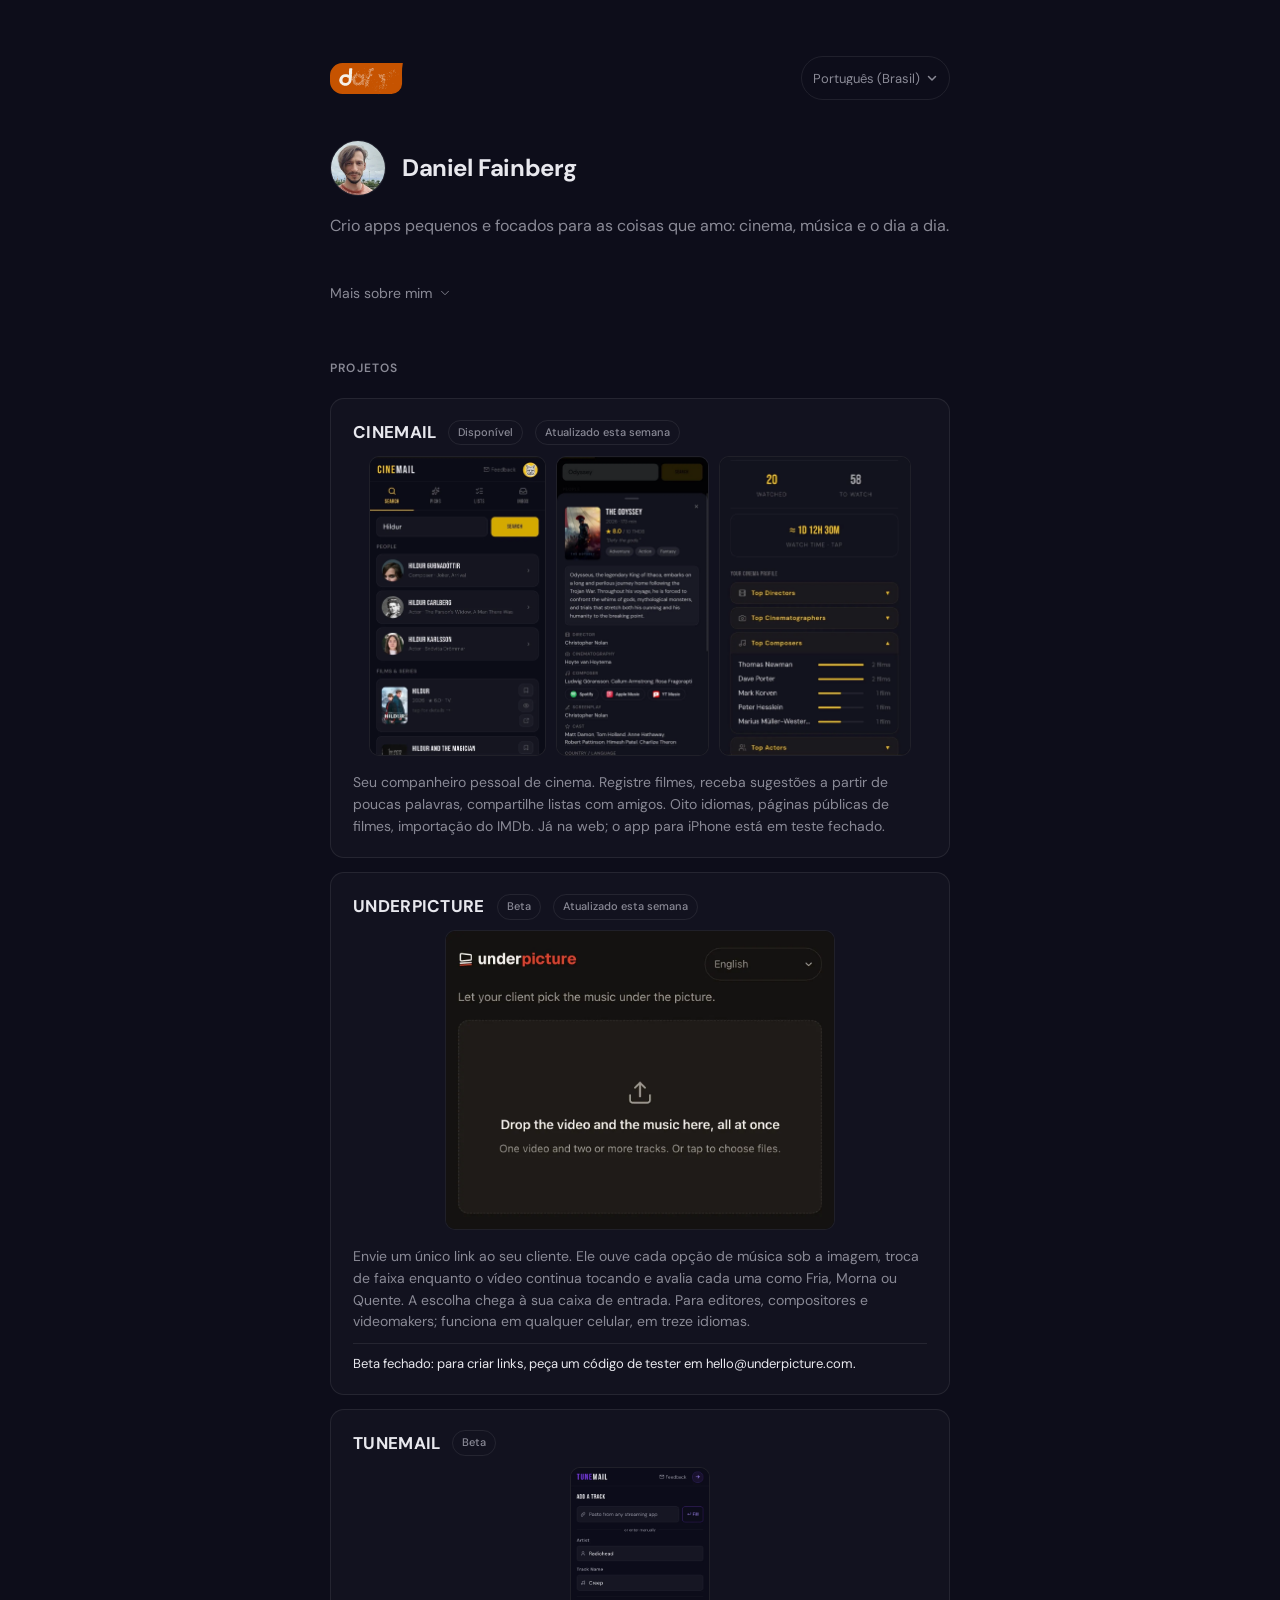
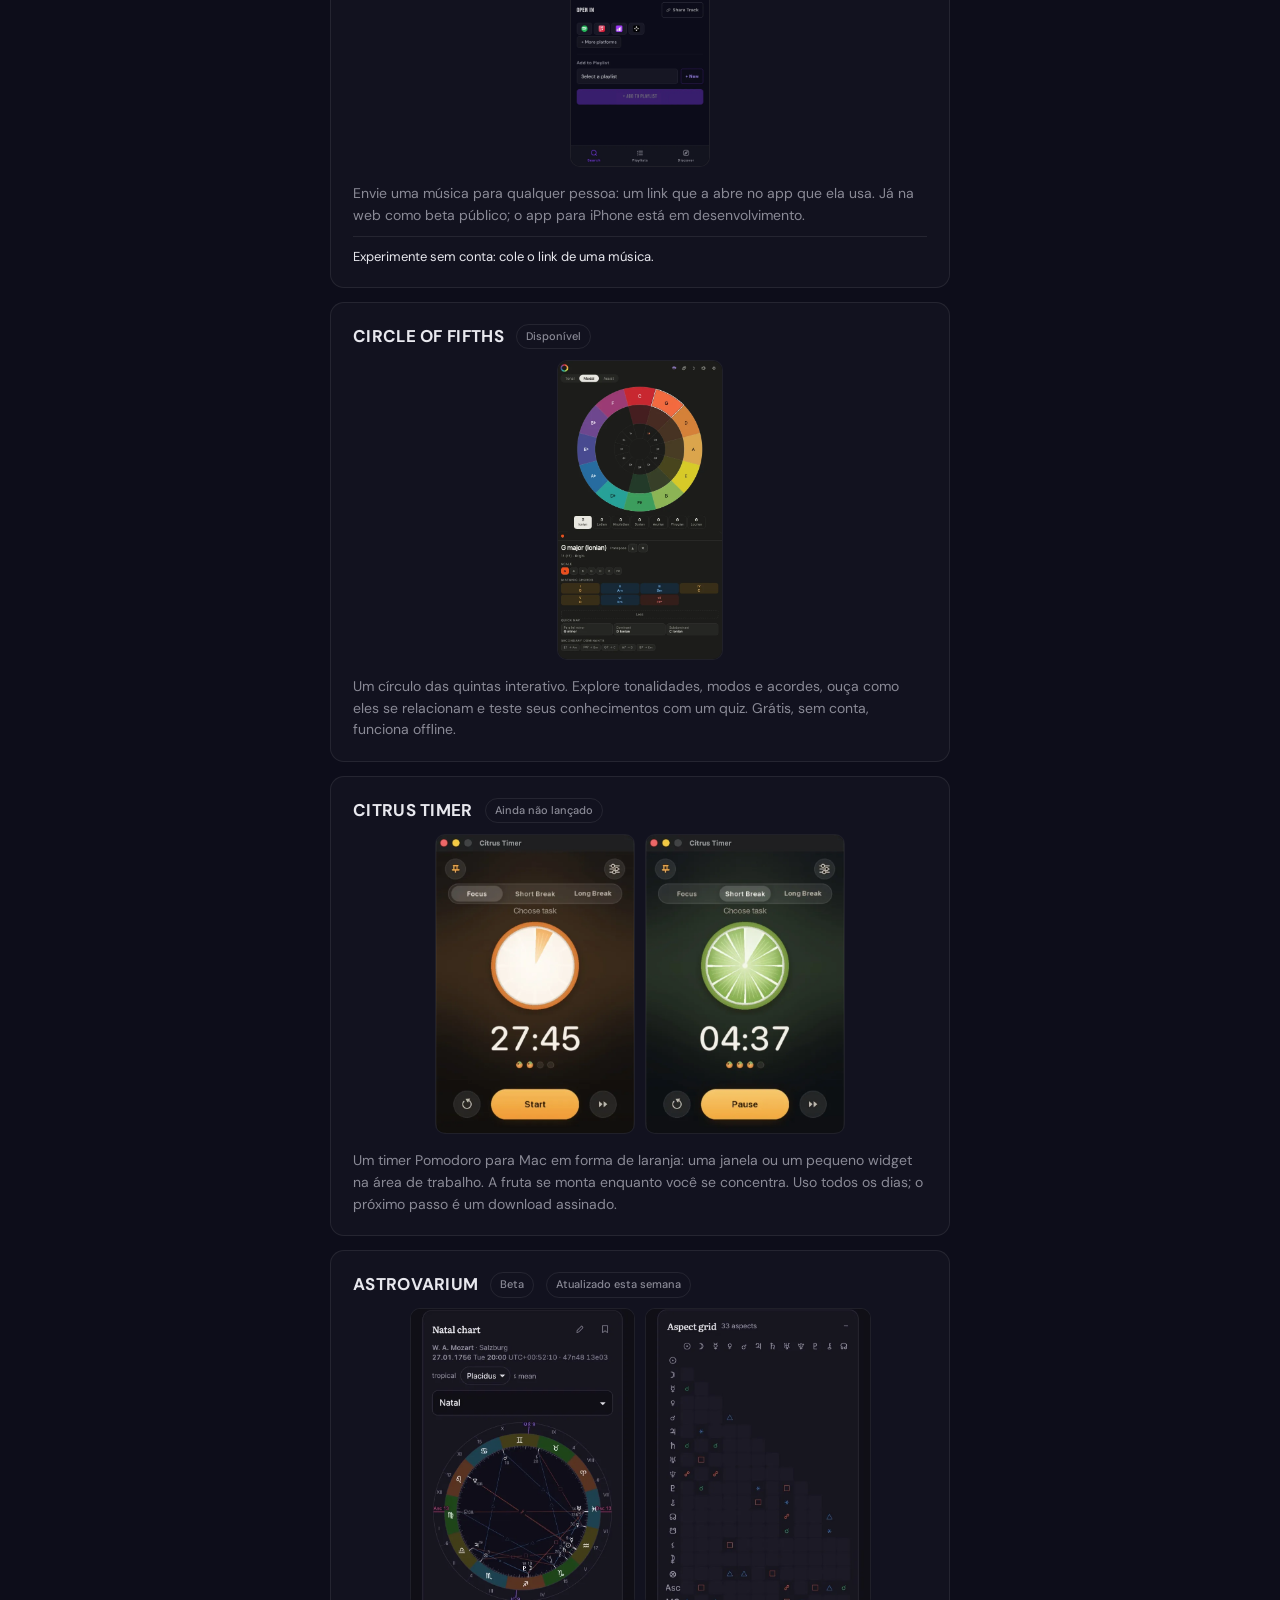
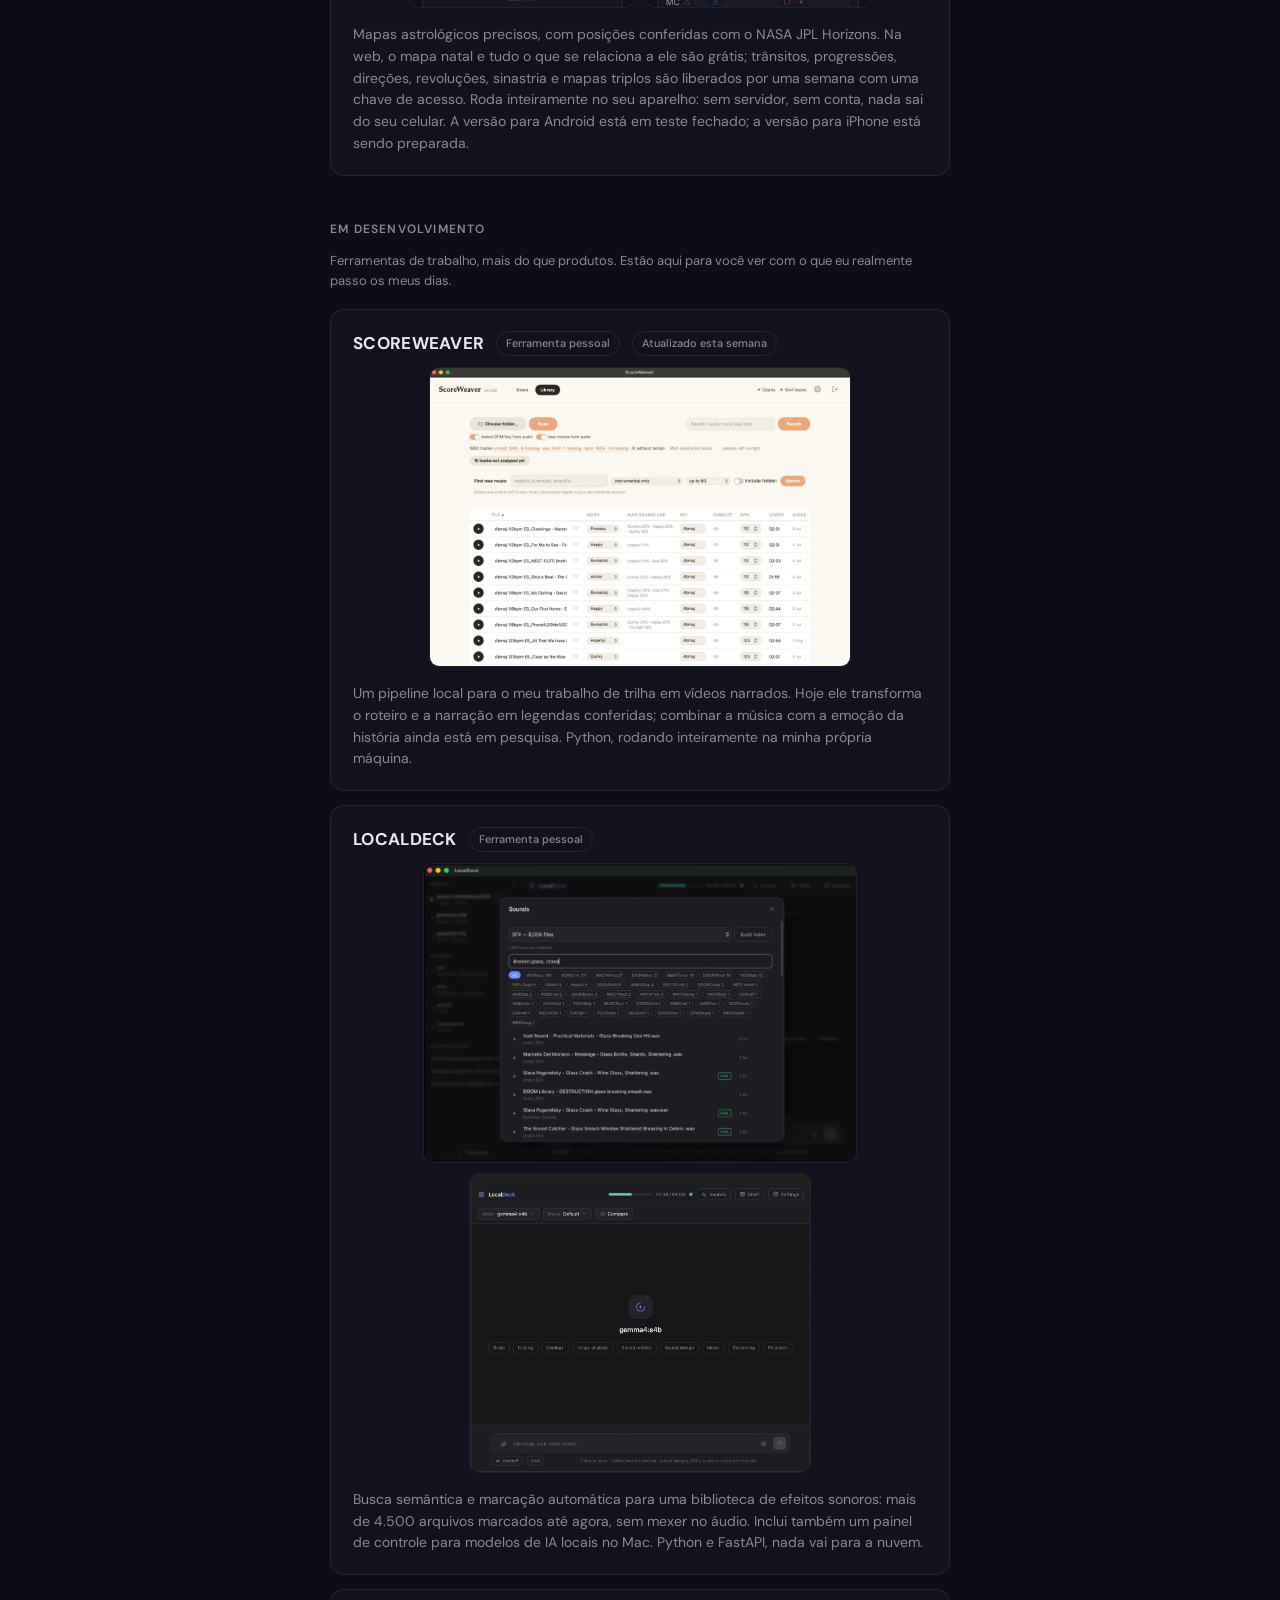
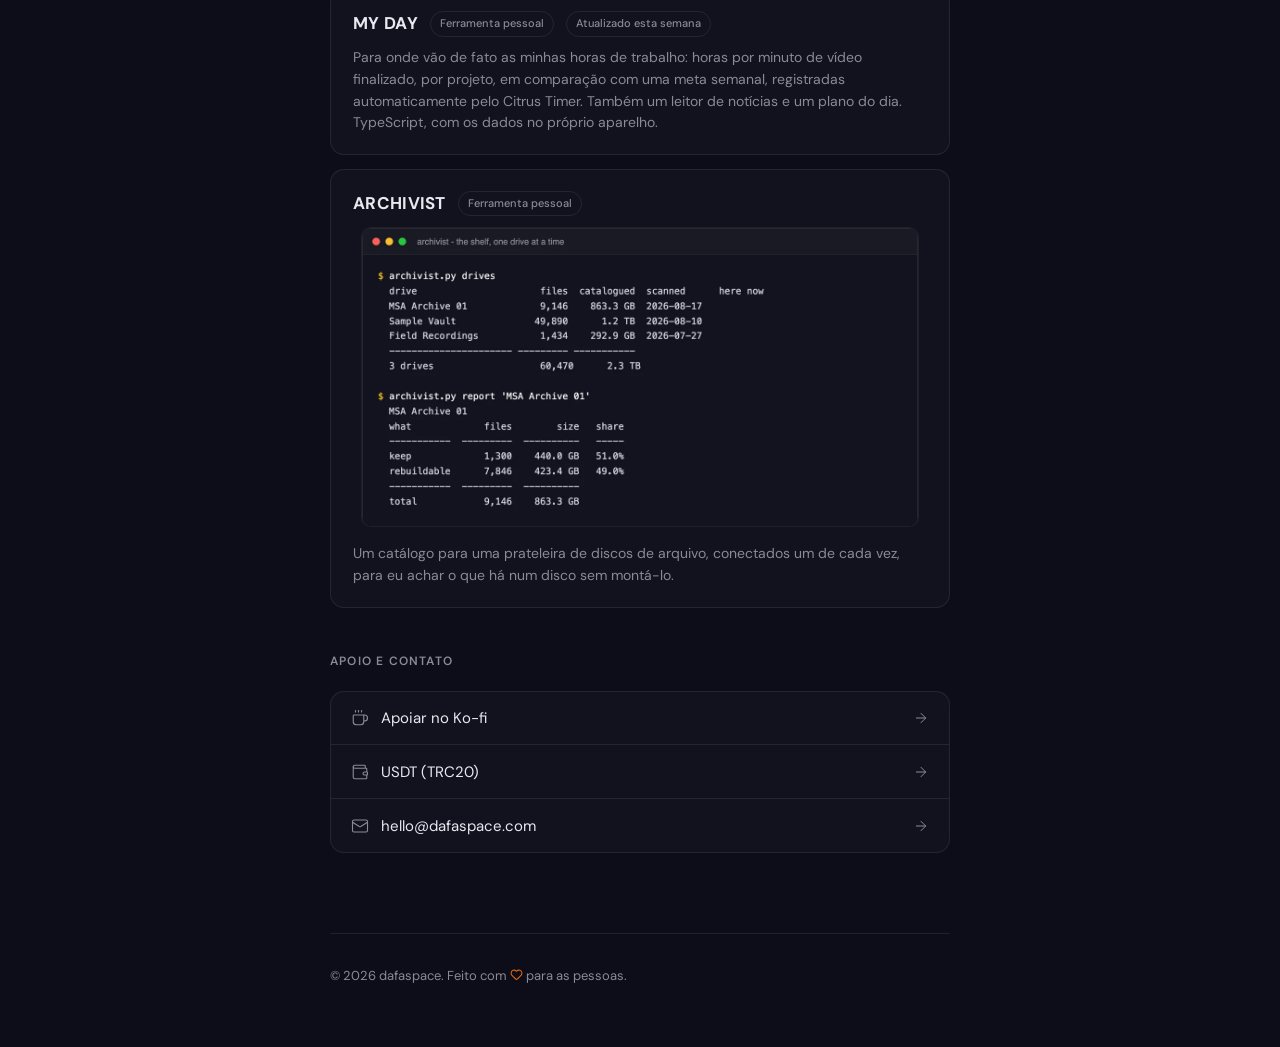
<file: pt-BR/index.html>
<!DOCTYPE html>
<html lang="pt-BR">
<head>
  <meta charset="UTF-8">
  <base href="../">
  <meta name="viewport" content="width=device-width, initial-scale=1.0">
  <meta name="description" data-t-attr="content:meta.description" content="Daniel Fainberg, desenvolvedor independente e artista visual. Apps pequenos e focados sob o nome dafaspace.">
  <meta property="og:title" data-t-attr="content:meta.title" content="dafaspace - Daniel Fainberg">
  <meta property="og:description" data-t-attr="content:meta.ogDescription" content="Apps pequenos e focados de um desenvolvedor independente. Cinema, teoria musical, astrologia e ferramentas para músicos.">
  <meta property="og:type" content="website">
  <meta property="og:url" content="https://dafaspace.com/pt-BR/">
  <meta property="og:site_name" content="dafaspace">
  <meta property="og:locale" content="pt_BR">
  <meta property="og:image" content="https://dafaspace.com/og-image.png">
  <meta property="og:image:width" content="1200">
  <meta property="og:image:height" content="630">
  <meta property="og:image:alt" content="dafaspace">
  <meta name="twitter:card" content="summary_large_image">
  <meta name="theme-color" content="#0d0d1a">
  <title data-t="meta.title">dafaspace - Daniel Fainberg</title>
  <link rel="icon" href="logo-mark.svg" type="image/svg+xml">
  <link rel="icon" href="favicon-32.png" type="image/png" sizes="32x32">
  <link rel="apple-touch-icon" href="apple-touch-icon.png">

  <link rel="preconnect" href="https://fonts.googleapis.com">
  <link rel="preconnect" href="https://fonts.gstatic.com" crossorigin>
  <link href="https://fonts.googleapis.com/css2?family=DM+Sans:wght@400;500;600;700&display=swap" rel="stylesheet">
  <!-- Japanese glyphs (Noto Sans JP, 120 slices) load only for a Japanese page or a Japanese browser,
       whose language offer on / is written in Japanese. Every other page downloads nothing of it. -->
  <script>
    if (document.documentElement.lang === 'ja' || (navigator.languages || [navigator.language]).some(l => /^ja\b/i.test(l || ''))) {
      document.write('<link rel="stylesheet" href="fonts/ja.css">');
    }
  </script>

  <style>
    /* Script partners for DM Sans, which has no Cyrillic, Georgian, Hebrew or Japanese (Tastebook,
       approved by Dafa 3 Nov 2026, the same in Cinemail and Tunemail). Only the non-Latin files are
       self-hosted, each with its unicode-range, so an English page downloads none of them.
       Licences: fonts/OFL-*.txt. */
    @font-face {
      font-family: 'Geist';
      font-style: normal;
      font-weight: 400 700;
      font-display: swap;
      src: url(fonts/geist-cyrillic-ext-400-700.woff2) format('woff2');
      unicode-range: U+0460-052F, U+1C80-1C8A, U+20B4, U+2DE0-2DFF, U+A640-A69F, U+FE2E-FE2F;
    }
    @font-face {
      font-family: 'Geist';
      font-style: normal;
      font-weight: 400 700;
      font-display: swap;
      src: url(fonts/geist-cyrillic-400-700.woff2) format('woff2');
      unicode-range: U+0301, U+0400-045F, U+0490-0491, U+04B0-04B1, U+2116;
    }
    @font-face {
      font-family: 'Noto Sans Georgian';
      font-style: normal;
      font-weight: 400 700;
      font-stretch: 62.5% 100%;
      font-display: swap;
      src: url(fonts/noto-sans-georgian-georgian-400-700.woff2) format('woff2');
      unicode-range: U+0589, U+10A0-10FF, U+1C90-1CBA, U+1CBD-1CBF, U+205A, U+2D00-2D2F, U+2E31;
    }
    @font-face {
      font-family: 'IBM Plex Sans Hebrew';
      font-style: normal;
      font-weight: 400;
      font-display: swap;
      src: url(fonts/ibm-plex-sans-hebrew-hebrew-400.woff2) format('woff2');
      unicode-range: U+0307-0308, U+0590-05FF, U+200C-2010, U+20AA, U+25CC, U+FB1D-FB4F;
    }
    @font-face {
      font-family: 'IBM Plex Sans Hebrew';
      font-style: normal;
      font-weight: 700;
      font-display: swap;
      src: url(fonts/ibm-plex-sans-hebrew-hebrew-700.woff2) format('woff2');
      unicode-range: U+0307-0308, U+0590-05FF, U+200C-2010, U+20AA, U+25CC, U+FB1D-FB4F;
    }
    @font-face {
      font-family: 'Noto Sans Arabic';
      font-style: normal;
      font-weight: 400;
      font-display: swap;
      src: url(fonts/noto-sans-arabic-arabic-400.woff2) format('woff2');
      unicode-range: U+0600-06FF, U+0750-077F, U+0870-0891, U+0897-08E1, U+08E3-08FF, U+200C-200E, U+2010-2011, U+204F, U+2E41, U+FB50-FDFF, U+FE70-FE74, U+FE76-FEFC, U+102E0-102FB, U+10E60-10E7E, U+10EC2-10EC7, U+10EC9-10EEE, U+10EF0-10EFF, U+1EE00-1EEFF;
    }
    @font-face {
      font-family: 'Noto Sans Arabic';
      font-style: normal;
      font-weight: 700;
      font-display: swap;
      src: url(fonts/noto-sans-arabic-arabic-700.woff2) format('woff2');
      unicode-range: U+0600-06FF, U+0750-077F, U+0870-0891, U+0897-08E1, U+08E3-08FF, U+200C-200E, U+2010-2011, U+204F, U+2E41, U+FB50-FDFF, U+FE70-FE74, U+FE76-FEFC, U+102E0-102FB, U+10E60-10E7E, U+10EC2-10EC7, U+10EC9-10EEE, U+10EF0-10EFF, U+1EE00-1EEFF;
    }

    *, *::before, *::after { box-sizing: border-box; margin: 0; padding: 0; }

    :root {
      color-scheme: dark;
      --bg: #0d0d1a;
      --text: #e8e8ee;
      --muted: #8a8a96;
      --accent: #D96512;
      --border: rgba(255,255,255,0.08);
      --card: rgba(255,255,255,0.025);
      --card-hover: rgba(255,255,255,0.045);
    }

    html, body {
      background: var(--bg);
      color: var(--text);
      font-family: 'DM Sans', 'Geist', 'Noto Sans Georgian', 'IBM Plex Sans Hebrew', 'Noto Sans Arabic', 'Noto Sans JP', system-ui, -apple-system, BlinkMacSystemFont, sans-serif;
      font-size: 16px;
      line-height: 1.6;
      -webkit-font-smoothing: antialiased;
      -moz-osx-font-smoothing: grayscale;
    }

    body {
      min-height: 100vh;
      display: flex;
      flex-direction: column;
      align-items: center;
      padding: 56px 24px 60px;
    }

    header, main, footer {
      width: 100%;
      max-width: 620px;
    }

    /* Header */
    .logo {
      font-size: 14px;
      font-weight: 600;
      letter-spacing: 0.5px;
      color: var(--text);
      margin-bottom: 40px;
      display: inline-flex;
      align-items: center;
      gap: 8px;
    }
    .logo-dot {
      width: 8px;
      height: 8px;
      border-radius: 50%;
      background: var(--accent);
      display: inline-block;
    }


    /* Header row: the logo, and the language pill when the site has more than one language.
       The pill is Underpicture's (app/index.html, .lang-slot / select.lang), lifted whole:
       a native select, so a phone opens its own picker, with the chevron drawn here because
       the browser's own arrow cannot be placed. */
    .top { display: flex; align-items: center; justify-content: space-between; gap: 16px; margin-bottom: 40px; }
    .top .logo { margin-bottom: 0; }
    .lang-slot { position: relative; display: inline-flex; }
    .lang-slot[hidden] { display: none; }
    .lang-slot::after { content: ""; position: absolute; inset-inline-end: 12px; top: 50%; width: 12px; height: 12px;
      transform: translateY(-50%); pointer-events: none; background: var(--muted);
      -webkit-mask: url("data:image/svg+xml,%3Csvg xmlns='http://www.w3.org/2000/svg' viewBox='0 0 12 12'%3E%3Cpath d='M2.5 4.5 6 8l3.5-3.5' fill='none' stroke='black' stroke-width='1.5' stroke-linecap='round' stroke-linejoin='round'/%3E%3C/svg%3E") center / contain no-repeat;
              mask: url("data:image/svg+xml,%3Csvg xmlns='http://www.w3.org/2000/svg' viewBox='0 0 12 12'%3E%3Cpath d='M2.5 4.5 6 8l3.5-3.5' fill='none' stroke='black' stroke-width='1.5' stroke-linecap='round' stroke-linejoin='round'/%3E%3C/svg%3E") center / contain no-repeat; }
    select.lang { font: inherit; font-size: 13px; color: var(--muted); background: transparent; border: 1px solid var(--border);
      border-radius: 999px; padding-block: .5em; padding-inline: .9em 2.2em; min-height: 44px; max-width: 12em; cursor: pointer;
      -webkit-appearance: none; appearance: none; -webkit-tap-highlight-color: transparent; }
    select.lang:hover { color: var(--text); }
    /* The browser shapes every language name in the pill, so with the full stack each page would fetch
       every partner file just for them. The pill carries only the partner of the page's own language;
       the other names fall to the system font, and the open list is drawn by the system anyway. */
    select.lang { font-family: 'DM Sans', system-ui, sans-serif; line-height: 1; }
    :lang(ru) select.lang, :lang(uk) select.lang { font-family: 'DM Sans', 'Geist', system-ui, sans-serif; }
    :lang(ka) select.lang { font-family: 'DM Sans', 'Noto Sans Georgian', system-ui, sans-serif; }
    :lang(he) select.lang { font-family: 'DM Sans', 'IBM Plex Sans Hebrew', system-ui, sans-serif; }
    :lang(ar) select.lang { font-family: 'DM Sans', 'Noto Sans Arabic', system-ui, sans-serif; }
    :lang(ja) select.lang { font-family: 'DM Sans', 'Noto Sans JP', system-ui, sans-serif; }

    /* The language offer, on "/" only: a quiet line in the reader's own language, never a redirect */
    .lang-offer { display: flex; align-items: center; gap: 12px; margin: -20px 0 28px;
      font-size: 14px; color: var(--muted); line-height: 1.4; }
    .lang-offer-text { flex: 0 1 auto; min-width: 0; }
    .lang-offer[hidden] { display: none; }
    .lang-offer button {
      display: inline-flex; align-items: center; justify-content: center;
      font: inherit; line-height: 1; min-height: 44px; padding: 0 .6em;
      background: none; border: 0; color: var(--text); cursor: pointer;
      -webkit-appearance: none; appearance: none; -webkit-tap-highlight-color: transparent;
      text-box: trim-both cap alphabetic;
    }
    .lang-offer .lang-offer-go { flex: none; padding: 0; text-decoration: underline; text-decoration-color: rgba(255,255,255,0.25);
      text-decoration-thickness: 1px; text-underline-offset: 5px; }
    .lang-offer .lang-offer-close { flex: none; color: var(--muted); min-width: 44px; margin-inline-start: auto; }

    /* Japanese: no line may open with a small kana or a closing mark */
    :lang(ja) { line-break: strict; }

    /* Hero */
    .hero {
      display: flex;
      align-items: center;
      gap: 16px;
      margin-bottom: 18px;
    }
    .avatar {
      width: 56px;
      height: 56px;
      border-radius: 50%;
      object-fit: cover;
      border: 1px solid var(--border);
      flex-shrink: 0;
    }
    h1 {
      font-size: 24px;
      font-weight: 700;
      letter-spacing: -0.4px;
      line-height: 1.2;
    }
    .tagline {
      font-size: 16px;
      color: var(--muted);
      margin-bottom: 32px;
      line-height: 1.55;
    }

    /* About paragraphs */
    .bio p {
      font-size: 15px;
      color: var(--text);
      margin-bottom: 12px;
      line-height: 1.65;
    }
    .bio p:last-child { margin-bottom: 0; }
    .bio a {
      color: var(--text);
      text-decoration: none;
      border-bottom: 1px solid var(--border);
      transition: border-color 0.15s ease;
    }
    .bio a:hover { border-color: var(--accent); }
    /* The rest of the bio folds away, so the first projects fit on a phone screen */
    .bio details { margin-top: 4px; }
    .bio summary {
      display: inline-flex;
      align-items: center;
      gap: 6px;
      min-height: 44px;
      font-size: 14px;
      line-height: 1;
      text-box: trim-both cap alphabetic;
      color: var(--muted);
      cursor: pointer;
      list-style: none;
      -webkit-tap-highlight-color: transparent;
    }
    .bio summary::-webkit-details-marker { display: none; }
    .bio summary:hover { color: var(--text); }
    .bio summary svg { transition: transform 0.2s ease; }
    .bio details[open] summary svg { transform: rotate(180deg); }
    .bio details[open] summary { margin-bottom: 8px; }
    .bio summary .less, .bio details[open] summary .more { display: none; }
    .bio details[open] summary .less { display: inline; }

    /* Section */
    section { margin-top: 44px; }
    h2 {
      font-size: 12px;
      font-weight: 600;
      letter-spacing: 1.2px;
      text-transform: uppercase;
      color: var(--muted);
      margin-bottom: 20px;
    }
    /* Headings in the script partners: bold, and Georgian on its condensed width (family rule). */
    :lang(ka) h2, :lang(he) h2, :lang(ja) h2 { font-weight: 700; }
    :lang(ka) h2 { font-stretch: 62.5%; }
    /* Arabic letters join: tracking breaks the joins, and the script has no capitals */
    :lang(ar) h2 { font-weight: 700; letter-spacing: 0; text-transform: none; }

    /* Project card */
    .project {
      /* Flex column so the name can be read before the picture, without
         reordering the markup. */
      display: flex;
      flex-direction: column;
      padding: 20px 22px;
      background: var(--card);
      border: 1px solid var(--border);
      border-radius: 14px;
      text-decoration: none;
      color: var(--text);
      transition: background 0.2s ease, transform 0.2s ease;
      margin-bottom: 14px;
    }
    .project:hover {
      background: var(--card-hover);
      transform: translateY(-1px);
    }
    .project-head {
      display: flex;
      flex-wrap: wrap;                  /* a translated badge can be twice as long as the English */
      align-items: center;
      gap: 8px 12px;
      margin-bottom: 10px;
    }
    .project-logo {
      font-size: 17px;
      line-height: 1.6;
      font-weight: 700;
      letter-spacing: 0.3px;
    }
    .project-logo, .project-logo span { color: var(--text); }
    .project-status {
      white-space: nowrap;
      font-size: 11px;
      color: var(--muted);
      padding: 3px 9px;
      border: 1px solid var(--border);
      border-radius: 100px;
      font-weight: 500;
    }
    .project-desc {
      font-size: 14px;
      color: var(--muted);
      line-height: 1.55;
    }
    .project-note {
      font-size: 13px;
      color: var(--text);
      margin-top: 10px;
      padding-top: 10px;
      border-top: 1px solid var(--border);
      line-height: 1.5;
    }
    /* Non-clickable card, for work with nothing public to link to yet */
    .project--static { cursor: default; }
    .project--static:hover { background: var(--card); transform: none; }

    /* Reading order inside a card: name first, then the picture, then the
       words. Set here rather than in the markup so the source stays plain. */
    .project-head  { order: 1; }
    .project-shot,
    .project-shots,
    .project > a   { order: 2; }
    .project-desc  { order: 3; }
    .project-note  { order: 4; }

    /* Screenshot. Height-capped so a card stays scannable: nine full-height
       captures made the page a very long scroll. Shown whole, never cropped -
       cropping cut off the parts of an interface that say what the app does. */
    .project-shot {
      display: block;
      width: auto;
      max-width: 100%;
      max-height: 300px;
      height: auto;
      border-radius: 10px;
      border: 1px solid var(--border);
      margin: 0 auto 16px;
      background: rgba(0,0,0,0.25);
      object-fit: contain;
    }
    .project > a { text-decoration: none; }

    /* Frames that only make sense together, in one row. */
    .project-shots {
      display: flex;
      gap: 10px;
      justify-content: center;
      align-items: flex-start;
      margin-bottom: 16px;
    }
    .project-shots .project-shot {
      margin: 0;
      min-width: 0;
      max-height: 300px;
    }
    /* Stacked frames, for wide captures that would be unreadable side by side. */
    .project-shots--stack { flex-direction: column; align-items: center; }
    .section-note {
      font-size: 13px;
      color: var(--muted);
      margin: -8px 0 18px;
      line-height: 1.55;
    }

    /* Freshness badge. Hidden by default; the weekly script turns on only the
       projects that actually moved, by writing selectors into the block below.
       Deliberately NOT a "last updated" date: a finished, stable app would then
       look abandoned, while an absent badge claims nothing at all. */
    .fresh {
      display: none;
      font-size: 11px;
      font-weight: 500;
      color: var(--muted);
      padding: 3px 9px;
      border: 1px solid var(--border);
      border-radius: 100px;
      white-space: nowrap;
    }

    /* Connect / Support links */
    .links {
      display: flex;
      flex-direction: column;
      gap: 1px;
      border: 1px solid var(--border);
      border-radius: 14px;
      overflow: hidden;
      background: var(--card);
    }
    .links a, .links button {
      display: flex;
      align-items: center;
      justify-content: space-between;
      padding: 14px 20px;
      color: var(--text);
      text-decoration: none;
      font-size: 15px;
      transition: background 0.15s ease;
      border-bottom: 1px solid var(--border);
    }
    .links button {
      width: 100%; font: inherit; font-size: 15px; line-height: inherit; text-align: start; cursor: pointer;
      background: none; border-width: 0 0 1px; border-style: solid; border-color: var(--border);
      -webkit-appearance: none; appearance: none; -webkit-tap-highlight-color: transparent;
    }
    .links a:last-child { border-bottom: none; }
    .links a:hover, .links button:hover { background: var(--card-hover); }
    .links .label { display: flex; align-items: center; gap: 12px; }
    .links .label-icon {
      width: 18px; height: 18px;
      display: inline-flex;
      align-items: center; justify-content: center;
      color: var(--muted);
    }
    .links .arrow {
      display: inline-flex;
      color: var(--muted);
      transition: transform 0.15s ease, color 0.15s ease;
    }
    .links a:hover .arrow, .links button:hover .arrow { transform: translateX(2px); color: var(--text); }
    /* Right to left, the arrow points the way the row reads */
    [dir="rtl"] .links .arrow { transform: scaleX(-1); }
    [dir="rtl"] .links a:hover .arrow, [dir="rtl"] .links button:hover .arrow { transform: scaleX(-1) translateX(2px); }
    .visually-hidden { position: absolute; width: 1px; height: 1px; margin: -1px; overflow: hidden; clip-path: inset(50%); white-space: nowrap; }

    /* Footer */
    footer {
      margin-top: 80px;
      padding-top: 32px;
      border-top: 1px solid var(--border);
      font-size: 13px;
      color: var(--muted);
      line-height: 1.6;
    }
    footer .heart { display: inline-block; width: 13px; height: 13px; vertical-align: -1px; background: var(--accent);
      -webkit-mask: url("data:image/svg+xml,%3Csvg xmlns='http://www.w3.org/2000/svg' viewBox='0 0 24 24'%3E%3Cpath d='M2 9.5a5.5 5.5 0 0 1 9.591-3.676.56.56 0 0 0 .818 0A5.49 5.49 0 0 1 22 9.5c0 2.29-1.5 4-3 5.5l-5.492 5.313a2 2 0 0 1-3 0L5 15c-1.5-1.5-3-3.2-3-5.5' fill='none' stroke='black' stroke-width='2' stroke-linecap='round' stroke-linejoin='round'/%3E%3C/svg%3E") center / contain no-repeat;
              mask: url("data:image/svg+xml,%3Csvg xmlns='http://www.w3.org/2000/svg' viewBox='0 0 24 24'%3E%3Cpath d='M2 9.5a5.5 5.5 0 0 1 9.591-3.676.56.56 0 0 0 .818 0A5.49 5.49 0 0 1 22 9.5c0 2.29-1.5 4-3 5.5l-5.492 5.313a2 2 0 0 1-3 0L5 15c-1.5-1.5-3-3.2-3-5.5' fill='none' stroke='black' stroke-width='2' stroke-linecap='round' stroke-linejoin='round'/%3E%3C/svg%3E") center / contain no-repeat; }
    footer a { color: var(--muted); text-decoration: none; border-bottom: 1px solid var(--border); }
    footer a:hover { color: var(--text); border-color: var(--text); }

    /* Mobile */
    @media (max-width: 600px) {
      body { padding: 48px 20px 40px; }
      .top { margin-bottom: 44px; }
      .tagline { font-size: 16px; }
      section { margin-top: 44px; }
    }
  </style>

  <!-- Generated from index.html by tools/i18n.mjs. Edit index.html and i18n/pt-BR.json, not this file. -->
  <!-- I18N:START - written by tools/i18n.mjs build. Do not hand-edit inside. -->
  <link rel="canonical" href="https://dafaspace.com/pt-BR/">
  <link rel="alternate" hreflang="en" href="https://dafaspace.com/">
  <link rel="alternate" hreflang="ru" href="https://dafaspace.com/ru/">
  <link rel="alternate" hreflang="uk" href="https://dafaspace.com/uk/">
  <link rel="alternate" hreflang="ka" href="https://dafaspace.com/ka/">
  <link rel="alternate" hreflang="es" href="https://dafaspace.com/es/">
  <link rel="alternate" hreflang="pt-BR" href="https://dafaspace.com/pt-BR/">
  <link rel="alternate" hreflang="fr" href="https://dafaspace.com/fr/">
  <link rel="alternate" hreflang="de" href="https://dafaspace.com/de/">
  <link rel="alternate" hreflang="it" href="https://dafaspace.com/it/">
  <link rel="alternate" hreflang="tr" href="https://dafaspace.com/tr/">
  <link rel="alternate" hreflang="ja" href="https://dafaspace.com/ja/">
  <link rel="alternate" hreflang="he" href="https://dafaspace.com/he/">
  <link rel="alternate" hreflang="ar" href="https://dafaspace.com/ar/">
  <link rel="alternate" hreflang="x-default" href="https://dafaspace.com/">
  <script>window.SITE_LANGS = [{"code":"en","name":"English","dir":"ltr","path":"/"},{"code":"ru","name":"Русский","dir":"ltr","path":"/ru/","offer":{"text":"Открыть эту страницу на русском?","yes":"Открыть","close":"Закрыть"}},{"code":"uk","name":"Українська","dir":"ltr","path":"/uk/","offer":{"text":"Відкрити цю сторінку українською?","yes":"Відкрити","close":"Закрити"}},{"code":"ka","name":"ქართული","dir":"ltr","path":"/ka/","offer":{"text":"გავხსნა ეს გვერდი ქართულად?","yes":"გახსნა","close":"დახურვა"}},{"code":"es","name":"Español","dir":"ltr","path":"/es/","offer":{"text":"¿Abrir esta página en español?","yes":"Abrir","close":"Cerrar"}},{"code":"pt-BR","name":"Português (Brasil)","dir":"ltr","path":"/pt-BR/","offer":{"text":"Abrir esta página em português?","yes":"Abrir","close":"Fechar"}},{"code":"fr","name":"Français","dir":"ltr","path":"/fr/","offer":{"text":"Ouvrir cette page en français ?","yes":"Ouvrir","close":"Fermer"}},{"code":"de","name":"Deutsch","dir":"ltr","path":"/de/","offer":{"text":"Diese Seite auf Deutsch öffnen?","yes":"Öffnen","close":"Schließen"}},{"code":"it","name":"Italiano","dir":"ltr","path":"/it/","offer":{"text":"Aprire questa pagina in italiano?","yes":"Apri","close":"Chiudi"}},{"code":"tr","name":"Türkçe","dir":"ltr","path":"/tr/","offer":{"text":"Bu sayfa Türkçe açılsın mı?","yes":"Aç","close":"Kapat"}},{"code":"ja","name":"日本語","dir":"ltr","path":"/ja/","offer":{"text":"このページを日本語で開きますか？","yes":"開く","close":"閉じる"}},{"code":"he","name":"עברית","dir":"rtl","path":"/he/","offer":{"text":"לפתוח את הדף הזה בעברית?","yes":"פתיחה","close":"סגירה"}},{"code":"ar","name":"العربية","dir":"rtl","path":"/ar/","offer":{"text":"هل تريد فتح هذه الصفحة بالعربية؟","yes":"فتح","close":"إغلاق"}}]</script>
  <!-- I18N:END -->

  <!-- FRESH:START - written weekly by _portfolio/site-weekly.mjs. Do not hand-edit
       inside; edit the badge style above, or the script, instead. -->
  <style id="fresh-rules">
#p-cinemail .fresh,
#p-underpicture .fresh,
#p-astrotrip .fresh,
#p-scoreweaver .fresh,
#p-myday .fresh { display: inline-flex }
  </style>
  <!-- FRESH:END -->
</head>
<body>
  <header class="top">
    <div class="logo"><span id="logo"></span></div>
    <span class="lang-slot" hidden data-label="Idioma" data-t-attr="data-label:lang.label"></span>
  </header>

  <main>
    <div class="lang-offer" hidden>
      <span class="lang-offer-text" data-t="offer.text">Abrir esta página em português?</span>
      <button type="button" class="lang-offer-go" data-t="offer.yes">Abrir</button>
      <button type="button" class="lang-offer-close" aria-label="Fechar" data-t-attr="aria-label:offer.close"><svg width="14" height="14" viewBox="0 0 24 24" fill="none" stroke="currentColor" stroke-width="1.5" stroke-linecap="round" aria-hidden="true"><path d="M6 6l12 12M18 6L6 18"/></svg></button>
    </div>

    <div class="hero">
      <img class="avatar" src="photo.webp" alt="" width="56" height="56">
      <h1>Daniel Fainberg</h1>
    </div>
    <p class="tagline" data-t="tagline">Crio apps pequenos e focados para as coisas que amo: cinema, música e o dia a dia.</p>

    <div class="bio">
      <details>
        <summary><span class="more" data-t="bio.more">Mais sobre mim</span><span class="less" data-t="bio.less">Menos</span><svg width="14" height="14" viewBox="0 0 24 24" fill="none" stroke="currentColor" stroke-width="1.5" stroke-linecap="round" stroke-linejoin="round" aria-hidden="true"><path d="M6 9l6 6 6-6"/></svg></summary>
      <p data-t="bio.background">Venho do universo visual: fotografia, videografia, videoarte para produções teatrais. Passei anos observando com curiosidade como imagem, som e ritmo transmitem a experiência humana e as emoções.</p>
      <p data-t="bio.youtube">Há cinco anos sou designer de som e editor musical de um canal do YouTube que chegou a 27 milhões de inscritos.</p>
      <p data-t="bio.study">Atualmente curso o <strong>MA Professional Media Composition</strong> na Arts University Bournemouth, onde aprendo a compor música para cinema.</p>
      <p data-t="bio.dafaspace">Sob o nome <strong>dafaspace</strong> faço apps que eu mesmo gostaria de usar, e de fato uso todos os dias. Fico sinceramente contente quando vejo meus apps deixarem a vida de alguém um pouco mais fácil ou mais alegre. Acredito nas pessoas e na conexão humana de verdade, por isso nada me deixa mais feliz do que ver pessoas afins se encontrarem e esse pequeno milagre da interação real acontecer.</p>
      <p data-t="bio.contact">Dúvidas sobre os apps ou uma ideia para trabalharmos juntos? Escreva para <a href="mailto:hello@dafaspace.com">hello@dafaspace.com</a>. Leio todas as mensagens.</p>
      </details>
    </div>

    <section>
      <h2 data-t="sec.projects">Projetos</h2>

      <a id="p-cinemail" class="project" aria-labelledby="n-cinemail s-cinemail" href="https://cinemail.app" target="_blank" rel="noopener">
        <div class="project-shots">
          <img class="project-shot" data-t-attr="alt:cinemail.shot1" src="shots/cinemail1.webp" alt="Busca por Hildur no Cinemail: nos resultados de pessoas aparece primeiro a compositora Hildur Gudnadottir, seguida de filmes e séries correspondentes" fetchpriority="high" width="706" height="1200">
          <img class="project-shot" data-t-attr="alt:cinemail.shot2" src="shots/cinemail.webp" alt="Página de um filme no Cinemail com pôster, nota, sinopse, diretor, diretor de fotografia e compositores, com links para a trilha sonora no Spotify, Apple Music e YouTube Music" width="608" height="1200">
          <img class="project-shot" data-t-attr="alt:cinemail.shot3" src="shots/cinemail2.webp" alt="Um perfil de visualização no Cinemail: filmes assistidos e ainda por assistir, tempo total assistido e um ranking dos compositores mais ouvidos pelo usuário" width="765" height="1200">
        </div>
        <div class="project-head">
          <h3 class="project-logo" id="n-cinemail"><span>CINE</span>MAIL</h3>
          <div class="project-status" id="s-cinemail" data-t="status.live">Disponível</div>
          <div class="fresh" data-t="badge.fresh">Atualizado esta semana</div>
        </div>
        <div class="project-desc" data-t="cinemail.desc">Seu companheiro pessoal de cinema. Registre filmes, receba sugestões a partir de poucas palavras, compartilhe listas com amigos. Oito idiomas, páginas públicas de filmes, importação do IMDb. Já na web; o app para iPhone está em teste fechado.</div>
      </a>

      <a id="p-underpicture" class="project" aria-labelledby="n-underpicture s-underpicture" href="https://underpicture.com" target="_blank" rel="noopener">
        <img class="project-shot" data-t-attr="alt:underpicture.shot1" src="shots/underpicture.webp" alt="A tela inicial do Underpicture: solte de uma vez um vídeo e duas ou mais faixas de música para criar um link para o cliente" loading="lazy" width="1040" height="800">
        <div class="project-head">
          <h3 class="project-logo" id="n-underpicture"><span>UNDER</span>PICTURE</h3>
          <div class="project-status" id="s-underpicture" data-t="status.beta">Beta</div>
          <div class="fresh" data-t="badge.fresh">Atualizado esta semana</div>
        </div>
        <div class="project-desc" data-t="underpicture.desc">Envie um único link ao seu cliente. Ele ouve cada opção de música sob a imagem, troca de faixa enquanto o vídeo continua tocando e avalia cada uma como Fria, Morna ou Quente. A escolha chega à sua caixa de entrada. Para editores, compositores e videomakers; funciona em qualquer celular, em treze idiomas.</div>
        <div class="project-note" data-t="underpicture.note">Beta fechado: para criar links, peça um código de tester em hello@underpicture.com.</div>
      </a>

      <a id="p-tunemail" class="project" aria-labelledby="n-tunemail s-tunemail" href="https://tunemail.app" target="_blank" rel="noopener">
        <img class="project-shot" data-t-attr="alt:tunemail.shot1" src="shots/tunemail.webp" alt="Tunemail no celular: um link do Spotify colado é reconhecido como Radiohead, Creep, com botões para abrir a mesma música no Spotify, Apple Music, Deezer e Tidal" loading="lazy" width="780" height="1688">
        <div class="project-head">
          <h3 class="project-logo" id="n-tunemail"><span>TUNE</span>MAIL</h3>
          <div class="project-status" id="s-tunemail" data-t="status.beta">Beta</div>
          <div class="fresh" data-t="badge.fresh">Atualizado esta semana</div>
        </div>
        <div class="project-desc" data-t="tunemail.desc">Envie uma música para qualquer pessoa: um link que a abre no app que ela usa. Já na web como beta público; o app para iPhone está em desenvolvimento.</div>
        <div class="project-note" data-t="tunemail.note">Experimente sem conta: cole o link de uma música.</div>
      </a>

      <a id="p-fifths" class="project" aria-labelledby="n-fifths s-fifths" href="https://dafaspace.github.io/fifths/" target="_blank" rel="noopener">
        <img class="project-shot" data-t-attr="alt:fifths.shot1" src="shots/fifths.webp" alt="A interface do Another Circle Of Fifths na visão de modos: uma roda colorida de tonalidades, os sete modos de sol e a escala, os acordes diatônicos e as dominantes secundárias de sol jônio" loading="lazy" width="538" height="981">
        <div class="project-head">
          <h3 class="project-logo" id="n-fifths"><span>CIRCLE</span> OF FIFTHS</h3>
          <div class="project-status" id="s-fifths" data-t="status.live">Disponível</div>
          <div class="fresh" data-t="badge.fresh">Atualizado esta semana</div>
        </div>
        <div class="project-desc" data-t="fifths.desc">Um círculo das quintas interativo. Explore tonalidades, modos e acordes, ouça como eles se relacionam e teste seus conhecimentos com um quiz. Grátis, sem conta, funciona offline.</div>
      </a>

      <div id="p-citrus" class="project project--static">
        <div class="project-shots">
          <img class="project-shot" data-t-attr="alt:citrus.shot1" src="shots/citrus-focus.webp" alt="Citrus Timer no modo Focus: uma fatia de laranja se enchendo no sentido horário, faltam 27 minutos e 45 segundos" loading="lazy" width="597" height="900">
          <img class="project-shot" data-t-attr="alt:citrus.shot2" src="shots/citrus-break.webp" alt="Citrus Timer numa pausa curta: a fruta virou um limão verde, faltam 4 minutos e 37 segundos" loading="lazy" width="597" height="900">
        </div>
        <div class="project-head">
          <h3 class="project-logo"><span>CITRUS</span> TIMER</h3>
          <div class="project-status" data-t="status.notReleased">Ainda não lançado</div>
          <div class="fresh" data-t="badge.fresh">Atualizado esta semana</div>
        </div>
        <div class="project-desc" data-t="citrus.desc">Um timer Pomodoro para Mac em forma de laranja: uma janela ou um pequeno widget na área de trabalho. A fruta se monta enquanto você se concentra. Uso todos os dias; o próximo passo é um download assinado.</div>
      </div>


      <a id="p-astrotrip" class="project" aria-labelledby="n-astrotrip s-astrotrip" href="https://astrovarium.com/" target="_blank" rel="noopener">
        <div class="project-shots">
          <img class="project-shot" data-t-attr="alt:astrotrip.shot1" src="shots/astrovarium-natal.webp" alt="Um mapa natal no Astrovarium com o sistema de casas Placidus, mostrando o anel zodiacal, as cúspides das casas, as posições planetárias e as linhas de aspectos" loading="lazy" width="675" height="900">
          <img class="project-shot" data-t-attr="alt:astrotrip.shot2" src="shots/astrovarium-aspects.webp" alt="A grade de aspectos do mesmo mapa: todos os aspectos entre planetas, nodos, Lilith, a Parte da Fortuna e os ângulos, com o orbe a um toque." loading="lazy" width="675" height="900">
        </div>
        <div class="project-head">
          <h3 class="project-logo" id="n-astrotrip"><span>ASTRO</span>VARIUM</h3>
          <div class="project-status" id="s-astrotrip" data-t="status.beta">Beta</div>
          <div class="fresh" data-t="badge.fresh">Atualizado esta semana</div>
        </div>
        <div class="project-desc" data-t="astrotrip.desc">Mapas astrológicos precisos, com posições conferidas com o NASA JPL Horizons. Na web, o mapa natal e tudo o que se relaciona a ele são grátis; trânsitos, progressões, direções, revoluções, sinastria e mapas triplos são liberados por uma semana com uma chave de acesso. Roda inteiramente no seu aparelho: sem servidor, sem conta, nada sai do seu celular. A versão para Android está em teste fechado; a versão para iPhone está sendo preparada.</div>
      </a>


    </section>

    <section>
      <h2 data-t="sec.dev">Em desenvolvimento</h2>
      <p class="section-note" data-t="sec.devNote">Ferramentas de trabalho, mais do que produtos. Estão aqui para você ver com o que eu realmente passo os meus dias.</p>

      <div id="p-scoreweaver" class="project project--static">
        <a href="shots/scoreweaver.png" target="_blank" rel="noopener" title="Abrir em tamanho real" data-t-attr="title:common.openFull">
          <img class="project-shot" data-t-attr="alt:scoreweaver.shot1" src="shots/scoreweaver.webp" alt="A biblioteca do ScoreWeaver: 1.950 faixas analisadas numa tabela com o clima detectado, leituras alternativas com porcentagens de confiança, tonalidade, código Camelot, BPM e duração" loading="lazy" width="1200" height="850">
        </a>
        <div class="project-head">
          <h3 class="project-logo"><span>SCORE</span>WEAVER</h3>
          <div class="project-status" data-t="status.private">Ferramenta pessoal</div>
          <div class="fresh" data-t="badge.fresh">Atualizado esta semana</div>
        </div>
        <div class="project-desc" data-t="scoreweaver.desc">Um pipeline local para o meu trabalho de trilha em vídeos narrados. Hoje ele transforma o roteiro e a narração em legendas conferidas; combinar a música com a emoção da história ainda está em pesquisa. Python, rodando inteiramente na minha própria máquina.</div>
      </div>

      <div id="p-localdeck" class="project project--static">
        <div class="project-shots project-shots--stack">
          <a href="shots/localdeck2.jpg" target="_blank" rel="noopener" title="Abrir em tamanho real" data-t-attr="title:common.openFull">
            <img class="project-shot" data-t-attr="alt:localdeck.shot1" src="shots/localdeck2.webp" alt="Busca numa biblioteca de efeitos sonoros no LocalDeck descrevendo o som: a frase broken glass, close retorna arquivos correspondentes entre 7.953 indexados, agrupados por categoria" loading="lazy" width="1200" height="827">
          </a>
          <a href="shots/localdeck.png" target="_blank" rel="noopener" title="Abrir em tamanho real" data-t-attr="title:common.openFull">
            <img class="project-shot" data-t-attr="alt:localdeck.shot2" src="shots/localdeck.webp" alt="LocalDeck: um modelo local carregado com o uso de memória à vista e modos predefinidos para arquivo de som, sound design, música, raciocínio e pesquisa" loading="lazy" width="1200" height="1050">
          </a>
        </div>
        <div class="project-head">
          <h3 class="project-logo"><span>LOCAL</span>DECK</h3>
          <div class="project-status" data-t="status.private">Ferramenta pessoal</div>
          <div class="fresh" data-t="badge.fresh">Atualizado esta semana</div>
        </div>
        <div class="project-desc" data-t="localdeck.desc">Busca semântica e marcação automática para uma biblioteca de efeitos sonoros: mais de 4.500 arquivos marcados até agora, sem mexer no áudio. Inclui também um painel de controle para modelos de IA locais no Mac. Python e FastAPI, nada vai para a nuvem.</div>
      </div>

      <div id="p-myday" class="project project--static">
        <div class="project-head">
          <h3 class="project-logo"><span>MY</span> DAY</h3>
          <div class="project-status" data-t="status.private">Ferramenta pessoal</div>
          <div class="fresh" data-t="badge.fresh">Atualizado esta semana</div>
        </div>
        <div class="project-desc" data-t="myday.desc">Para onde vão de fato as minhas horas de trabalho: horas por minuto de vídeo finalizado, por projeto, em comparação com uma meta semanal, registradas automaticamente pelo Citrus Timer. Também um leitor de notícias e um plano do dia. TypeScript, com os dados no próprio aparelho.</div>
      </div>

      <div id="p-archivist" class="project project--static">
        <a href="shots/archivist.png" target="_blank" rel="noopener" title="Abrir em tamanho real" data-t-attr="title:common.openFull">
          <img class="project-shot" data-t-attr="alt:archivist.shot1" src="shots/archivist.webp" alt="Archivist num terminal: uma lista de discos catalogados com contagem de arquivos e tamanhos, e um relatório por disco que separa o conteúdo entre o que guardar e o que pode ser refeito" loading="lazy" width="1200" height="643">
        </a>
        <div class="project-head">
          <h3 class="project-logo"><span>ARCHIV</span>IST</h3>
          <div class="project-status" data-t="status.private">Ferramenta pessoal</div>
          <div class="fresh" data-t="badge.fresh">Atualizado esta semana</div>
        </div>
        <div class="project-desc" data-t="archivist.desc">Um catálogo para uma prateleira de discos de arquivo, conectados um de cada vez, para eu achar o que há num disco sem montá-lo.</div>
      </div>
    </section>

    <section>
      <h2 data-t="sec.support">Apoio e contato</h2>
      <div class="links">
        <a href="https://ko-fi.com/dafaspace" target="_blank" rel="noopener">
          <span class="label">
            <span class="label-icon"><svg width="18" height="18" viewBox="0 0 24 24" fill="none" stroke="currentColor" stroke-width="1.5" stroke-linecap="round" stroke-linejoin="round" aria-hidden="true"><path d="M10 2v2"/><path d="M14 2v2"/><path d="M16 8a1 1 0 0 1 1 1v8a4 4 0 0 1-4 4H7a4 4 0 0 1-4-4V9a1 1 0 0 1 1-1h14a4 4 0 1 1 0 8h-1"/><path d="M6 2v2"/></svg></span>
            <span data-t="support.kofi">Apoiar no Ko-fi</span>
          </span>
          <span class="arrow"><svg width="16" height="16" viewBox="0 0 24 24" fill="none" stroke="currentColor" stroke-width="1.5" stroke-linecap="round" stroke-linejoin="round" aria-hidden="true"><path d="M5 12h14"/><path d="m12 5 7 7-7 7"/></svg></span>
        </a>
        <button type="button" onclick="copyUSDT(event)" id="usdt-link" data-copied="Copiado" data-prompt="Copie o endereço USDT (TRC20):" data-t-attr="data-copied:support.copied,data-prompt:support.copyPrompt">
          <span class="label">
            <span class="label-icon"><svg width="18" height="18" viewBox="0 0 24 24" fill="none" stroke="currentColor" stroke-width="1.5" stroke-linecap="round" stroke-linejoin="round" aria-hidden="true"><path d="M19 7V4a1 1 0 0 0-1-1H5a2 2 0 0 0 0 4h15a1 1 0 0 1 1 1v4h-3a2 2 0 0 0 0 4h3a1 1 0 0 0 1-1v-2a1 1 0 0 0-1-1"/><path d="M3 5v14a2 2 0 0 0 2 2h15a1 1 0 0 0 1-1v-4"/></svg></span>
            <span id="usdt-label">USDT (TRC20)</span>
          </span>
          <span class="arrow"><svg width="16" height="16" viewBox="0 0 24 24" fill="none" stroke="currentColor" stroke-width="1.5" stroke-linecap="round" stroke-linejoin="round" aria-hidden="true"><path d="M5 12h14"/><path d="m12 5 7 7-7 7"/></svg></span>
        </button>
        <a href="mailto:hello@dafaspace.com">
          <span class="label">
            <span class="label-icon"><svg width="18" height="18" viewBox="0 0 24 24" fill="none" stroke="currentColor" stroke-width="1.5" stroke-linecap="round" stroke-linejoin="round" aria-hidden="true"><path d="m22 7-8.991 5.727a2 2 0 0 1-2.009 0L2 7"/><rect x="2" y="4" width="20" height="16" rx="2"/></svg></span>
            hello@dafaspace.com
          </span>
          <span class="arrow"><svg width="16" height="16" viewBox="0 0 24 24" fill="none" stroke="currentColor" stroke-width="1.5" stroke-linecap="round" stroke-linejoin="round" aria-hidden="true"><path d="M5 12h14"/><path d="m12 5 7 7-7 7"/></svg></span>
        </a>
      </div>
      <span class="visually-hidden" role="status" id="usdt-status"></span>
    </section>

  </main>

  <footer>
    © <span id="year">2026</span> dafaspace. <span data-t="footer.made">Feito com <i class="heart" aria-hidden="true"></i> para as pessoas.</span>
  </footer>

  <script>
    document.getElementById('year').textContent = new Date().getFullYear();

    const USDT_ADDRESS = "TJ5kerJVe92YZDpqoyEKPqix2MWMmsr5bk", USDT_LABEL = "USDT (TRC20)";

    function copyUSDT(e) {
      e.preventDefault();
      const link = e.currentTarget;
      navigator.clipboard.writeText(USDT_ADDRESS).then(() => {
        const lbl = document.getElementById('usdt-label');
        lbl.textContent = link.dataset.copied + ": " + USDT_ADDRESS.slice(0, 6) + "…" + USDT_ADDRESS.slice(-4);
        document.getElementById('usdt-status').textContent = link.dataset.copied;
        clearTimeout(copyUSDT.t);
        copyUSDT.t = setTimeout(() => { lbl.textContent = USDT_LABEL; document.getElementById('usdt-status').textContent = ''; }, 2500);
      }).catch(() => {
        prompt(link.dataset.prompt, USDT_ADDRESS);
      });
    }
  </script>
  <script>
    // Languages (see CLAUDE.md, Languages). SITE_LANGS is written by tools/i18n.mjs into the
    // I18N block above: every language that has a page, with its name, path and offer words.
    (function () {
      const L = window.SITE_LANGS || [], here = document.documentElement.lang;
      if (L.length < 2) return;
      const slot = document.querySelector('.lang-slot');
      const sel = document.createElement('select');
      sel.className = 'lang';
      sel.setAttribute('aria-label', slot.dataset.label);
      sel.innerHTML = L.map(l => `<option value="${l.code}" lang="${l.code}" dir="${l.dir}">${l.name}</option>`).join('');
      sel.value = here;
      sel.autocomplete = 'off';
      // Back to this page from another language: the browser restores the old choice, so set it again
      addEventListener('pageshow', () => { sel.value = here; });
      sel.addEventListener('change', () => {
        try { localStorage.setItem('dafaspace:lang', sel.value); } catch {}
        location.href = L.find(l => l.code === sel.value).path;
      });
      slot.appendChild(sel);
      slot.hidden = false;

      // "/" is always English. A reader whose language we have gets one quiet offer, in that
      // language, once: shown, it is not shown again for that language (Dafa, 9 Nov 2026).
      // A choice made in the pill, English included, is remembered and respected.
      if (here !== 'en') return;
      let saved = null, shown = null;
      try { saved = localStorage.getItem('dafaspace:lang'); shown = localStorage.getItem('dafaspace:offer-shown'); } catch {}
      if (saved === 'en') return;
      const find = code => L.find(l => l.code === code);
      let pick = saved && find(saved);
      if (!pick) for (const raw of navigator.languages || [navigator.language || 'en']) {
        const l = raw.toLowerCase();
        const base = l.split('-')[0];
        pick = find(base === 'pt' ? 'pt-BR' : base === 'iw' ? 'he' : base);
        if (pick) break;
      }
      if (!pick || pick.code === 'en' || shown === pick.code || !pick.offer) return;
      try { localStorage.setItem('dafaspace:offer-shown', pick.code); } catch {}
      const bar = document.querySelector('.lang-offer');
      bar.lang = pick.code; bar.dir = pick.dir;
      bar.querySelector('.lang-offer-text').textContent = pick.offer.text;
      bar.querySelector('.lang-offer-go').textContent = pick.offer.yes;
      bar.querySelector('.lang-offer-close').setAttribute('aria-label', pick.offer.close);
      bar.querySelector('.lang-offer-go').addEventListener('click', () => {
        try { localStorage.setItem('dafaspace:lang', pick.code); } catch {}
        location.href = pick.path;
      });
      bar.querySelector('.lang-offer-close').addEventListener('click', () => { bar.hidden = true; });
      bar.hidden = false;
    })();
  </script>
  <script src="logo-anim.js"></script>
  <script>dafaspaceLogo(document.getElementById('logo'), { height: 31, word: 'logo-word.svg' })</script>
</body>
</html>
</file>
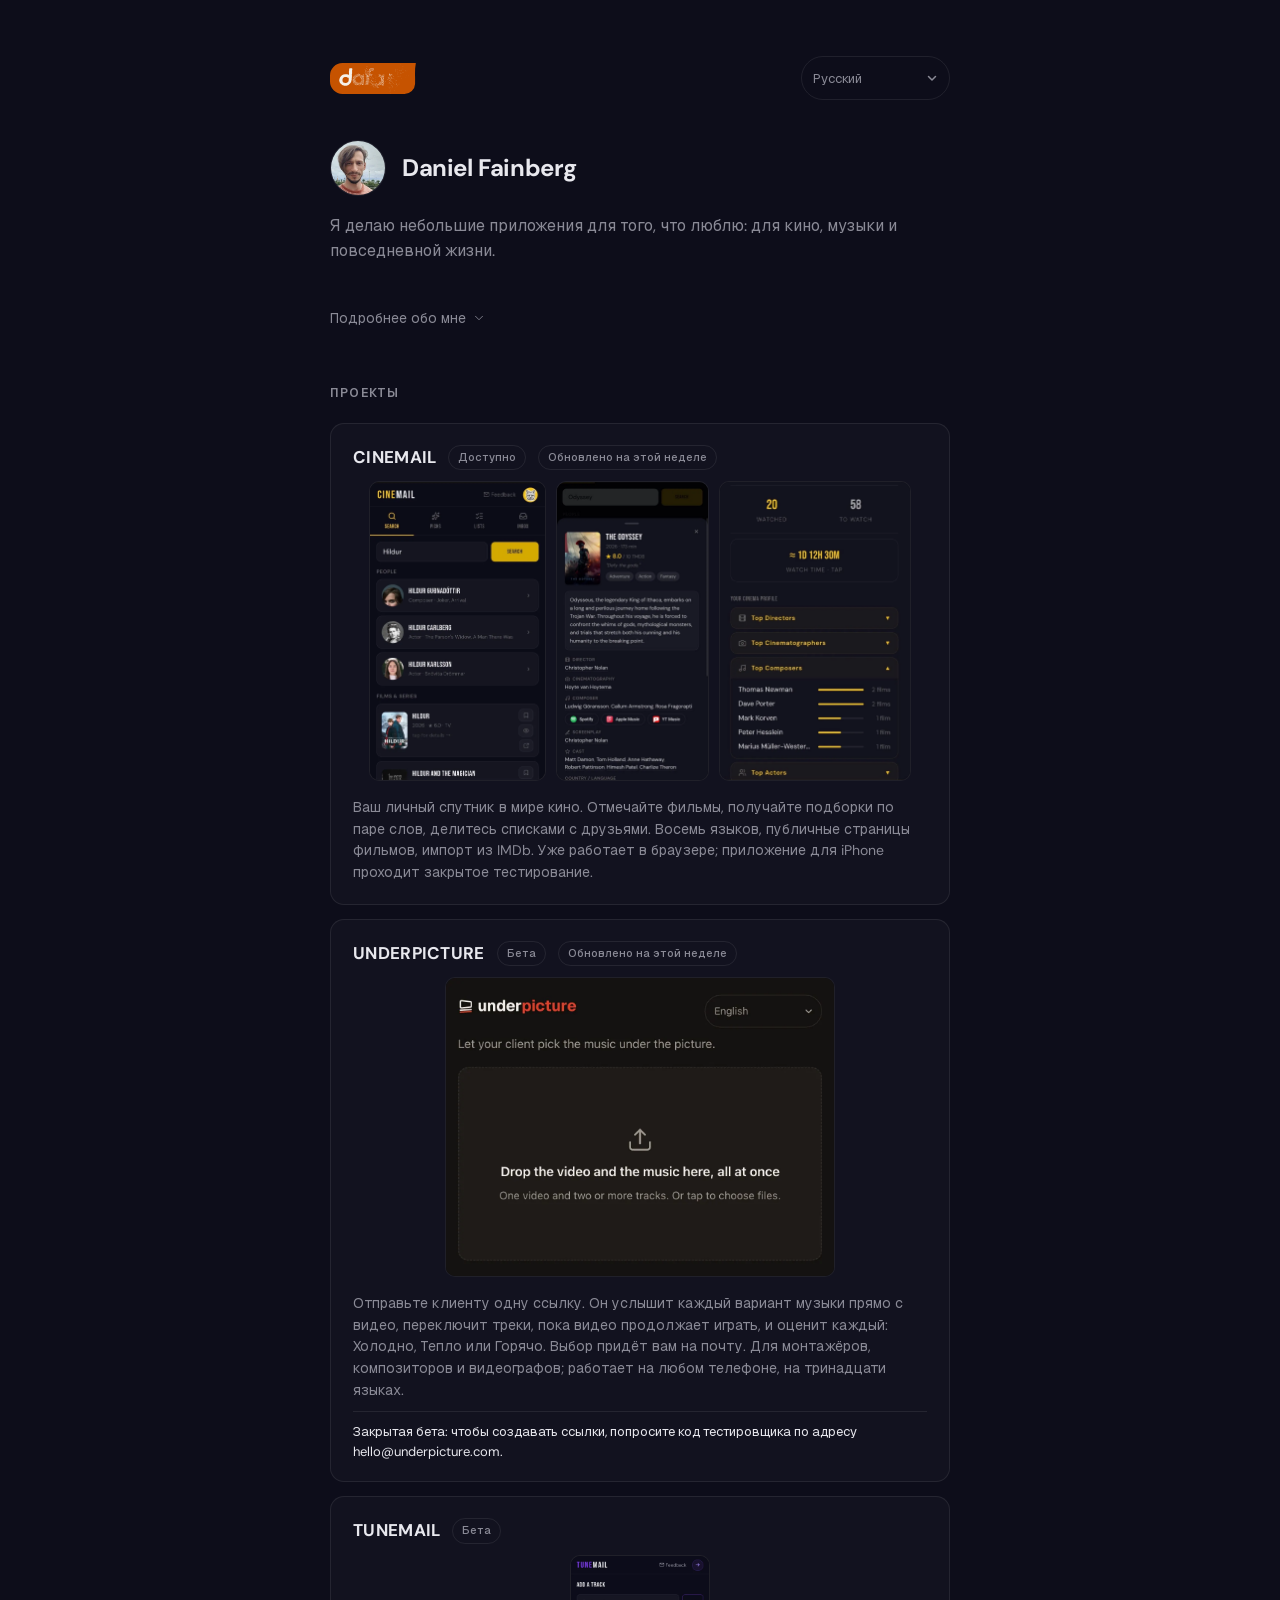
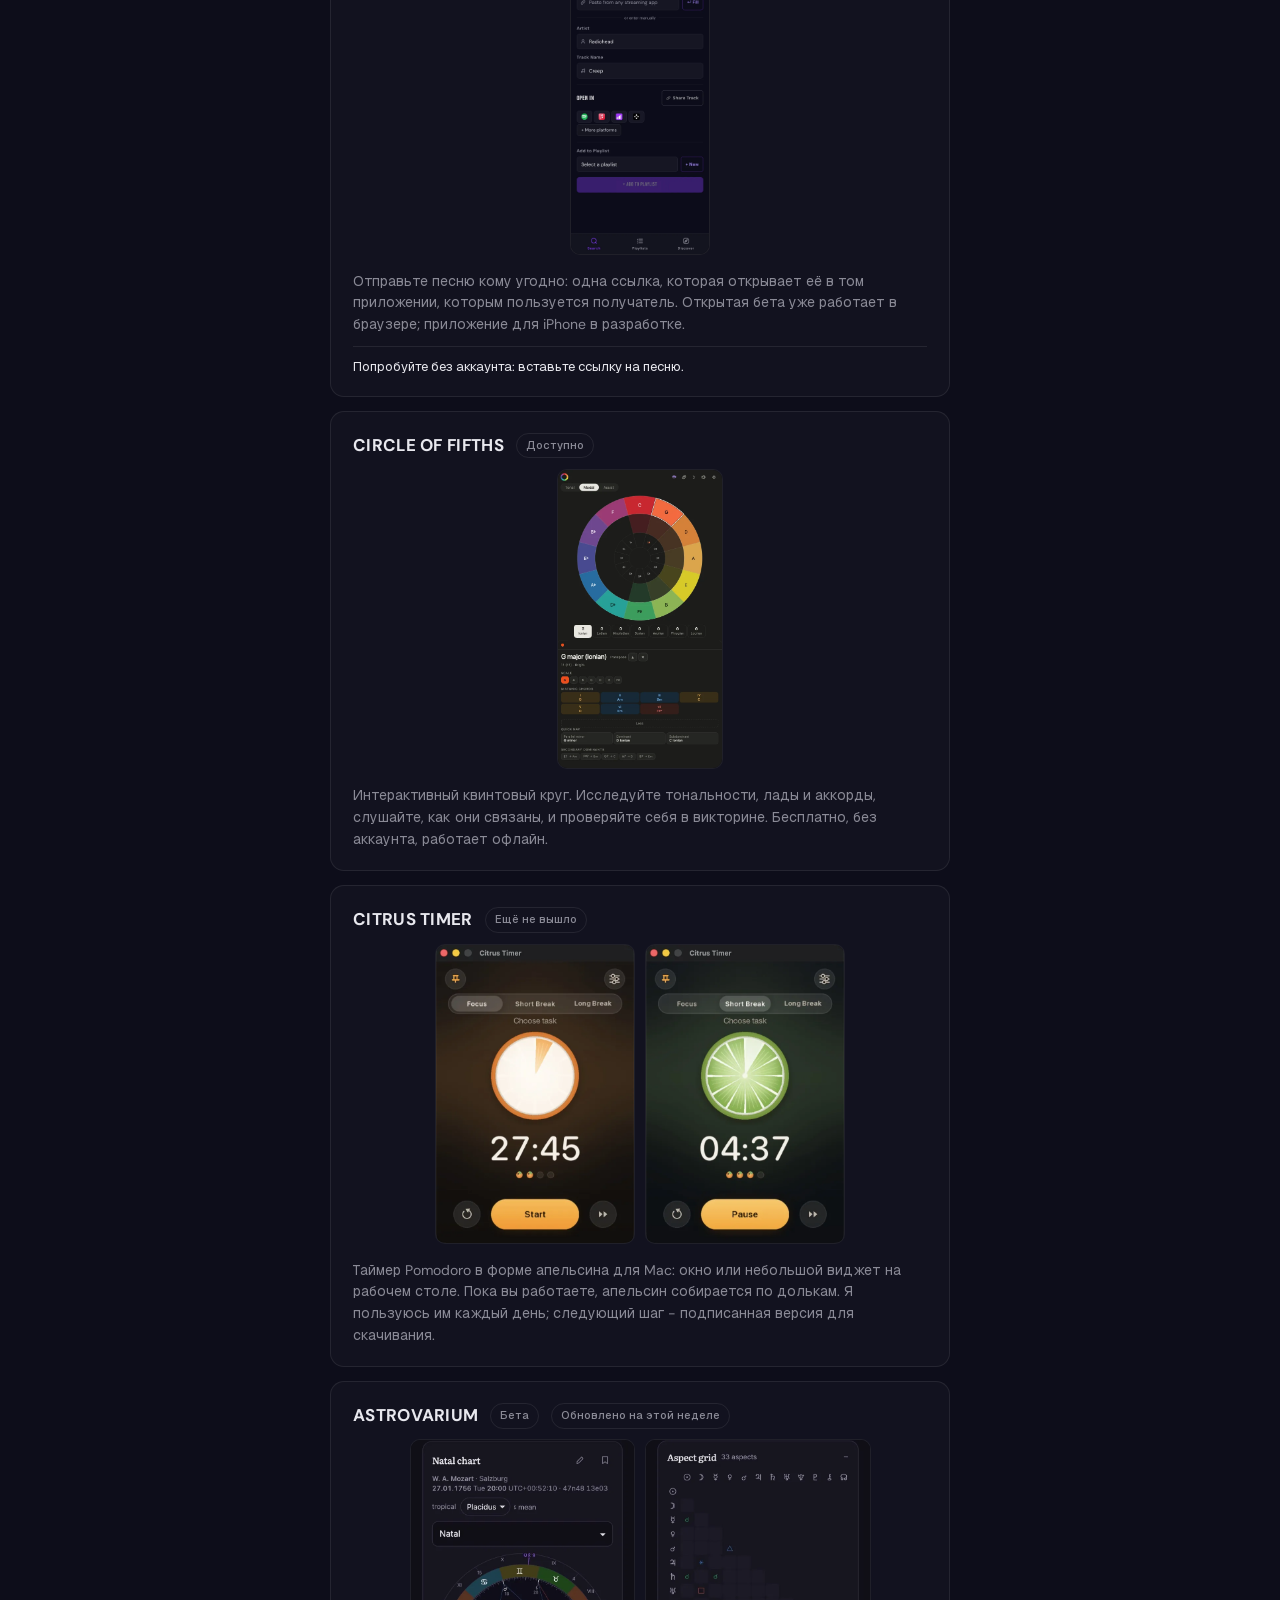
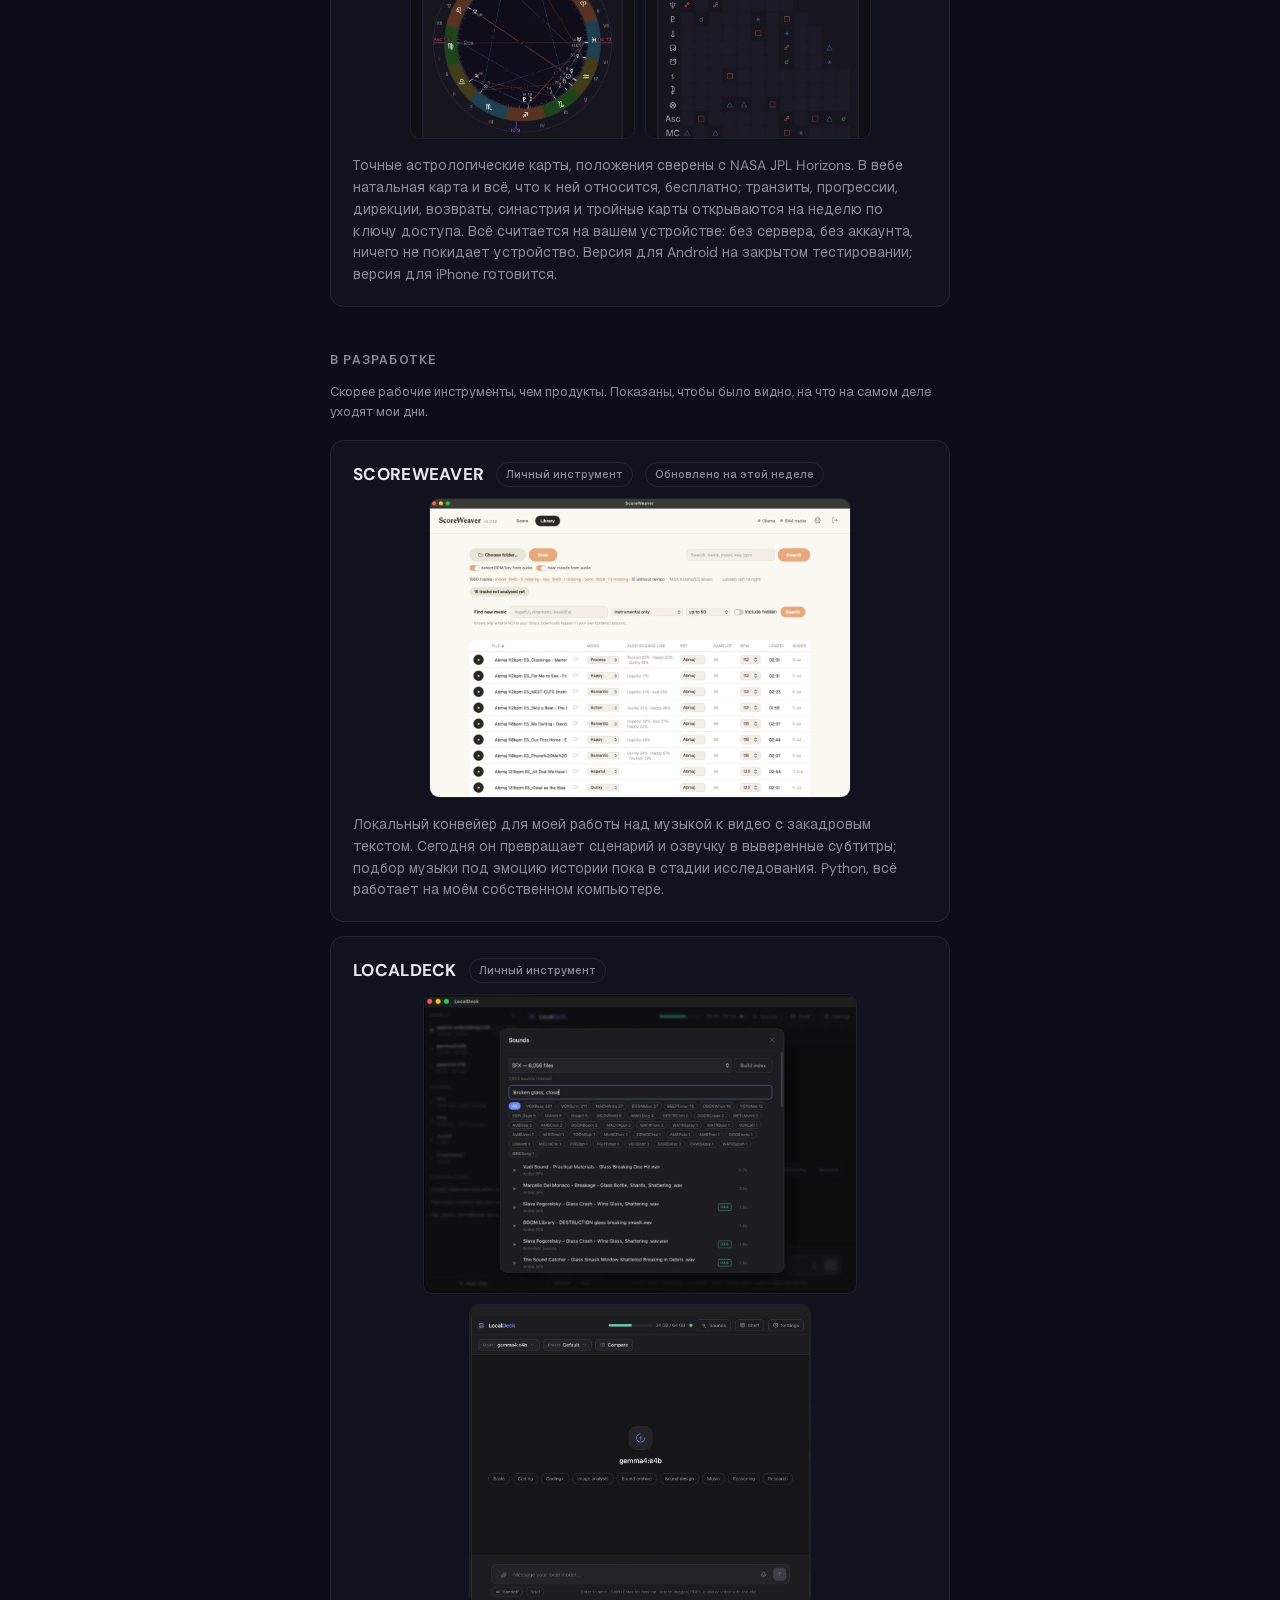
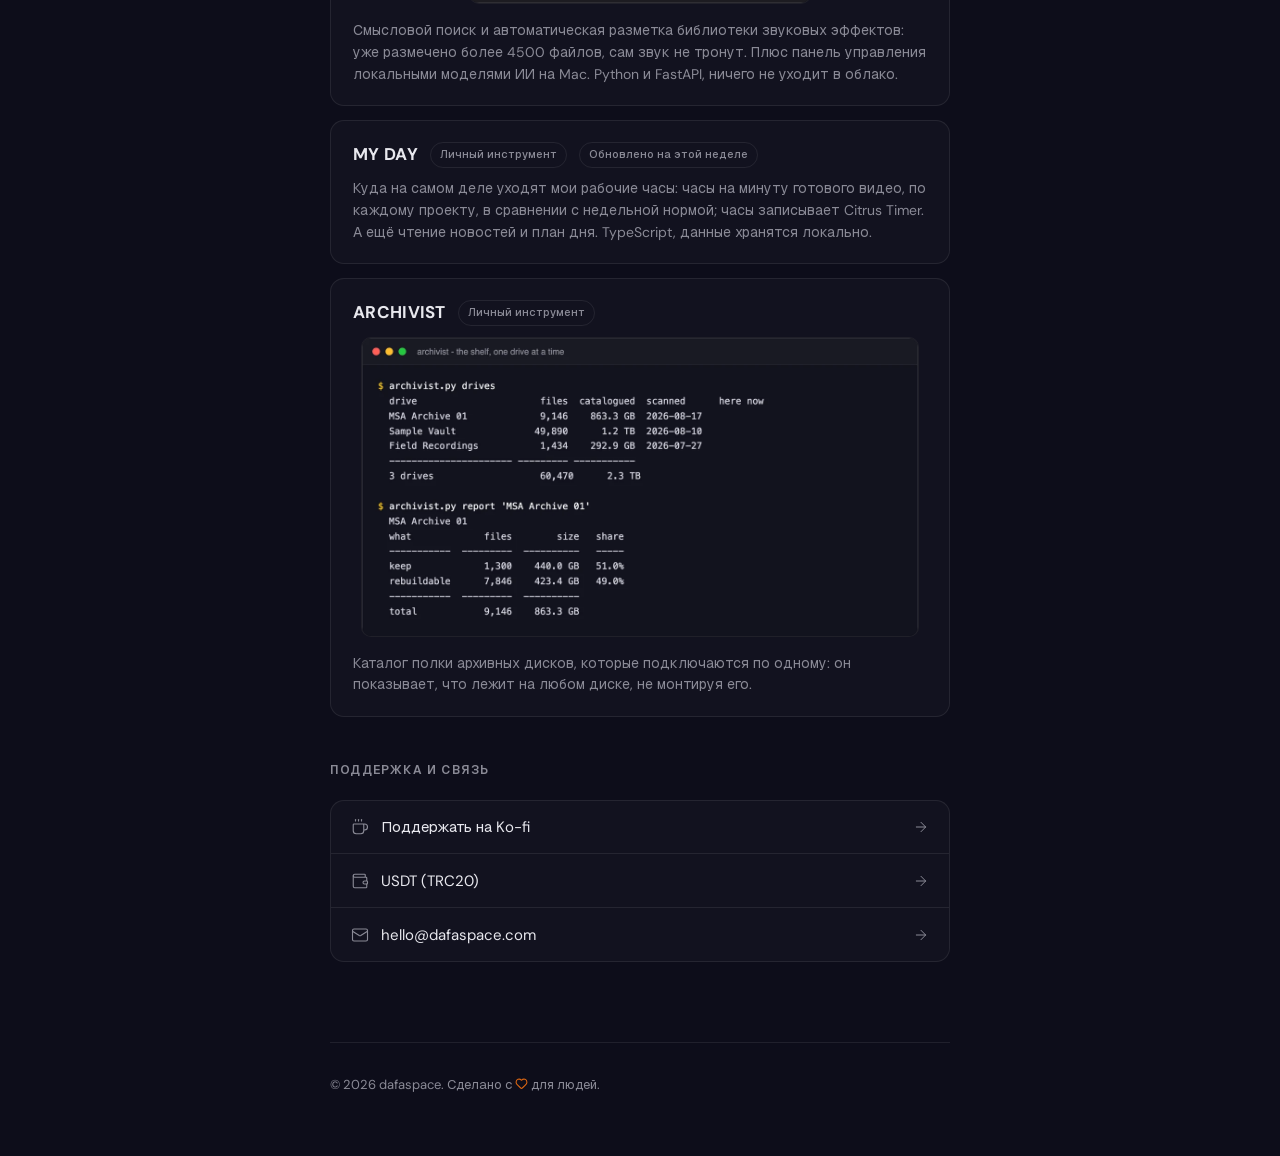
<file: ru/index.html>
<!DOCTYPE html>
<html lang="ru">
<head>
  <meta charset="UTF-8">
  <base href="../">
  <meta name="viewport" content="width=device-width, initial-scale=1.0">
  <meta name="description" data-t-attr="content:meta.description" content="Daniel Fainberg, инди-разработчик и медиахудожник. Небольшие приложения под именем dafaspace, каждое для одной задачи.">
  <meta property="og:title" data-t-attr="content:meta.title" content="dafaspace - Daniel Fainberg">
  <meta property="og:description" data-t-attr="content:meta.ogDescription" content="Небольшие приложения от одного инди-разработчика, каждое делает одно дело хорошо. Кино, теория музыки, астрология и инструменты для музыкантов.">
  <meta property="og:type" content="website">
  <meta property="og:url" content="https://dafaspace.com/ru/">
  <meta property="og:site_name" content="dafaspace">
  <meta property="og:locale" content="ru_RU">
  <meta property="og:image" content="https://dafaspace.com/og-image.png">
  <meta property="og:image:width" content="1200">
  <meta property="og:image:height" content="630">
  <meta property="og:image:alt" content="dafaspace">
  <meta name="twitter:card" content="summary_large_image">
  <meta name="theme-color" content="#0d0d1a">
  <title data-t="meta.title">dafaspace - Daniel Fainberg</title>
  <link rel="icon" href="logo-mark.svg" type="image/svg+xml">
  <link rel="icon" href="favicon-32.png" type="image/png" sizes="32x32">
  <link rel="apple-touch-icon" href="apple-touch-icon.png">

  <link rel="preconnect" href="https://fonts.googleapis.com">
  <link rel="preconnect" href="https://fonts.gstatic.com" crossorigin>
  <link href="https://fonts.googleapis.com/css2?family=DM+Sans:wght@400;500;600;700&display=swap" rel="stylesheet">
  <!-- Japanese glyphs (Noto Sans JP, 120 slices) load only for a Japanese page or a Japanese browser,
       whose language offer on / is written in Japanese. Every other page downloads nothing of it. -->
  <script>
    if (document.documentElement.lang === 'ja' || (navigator.languages || [navigator.language]).some(l => /^ja\b/i.test(l || ''))) {
      document.write('<link rel="stylesheet" href="fonts/ja.css">');
    }
  </script>

  <style>
    /* Script partners for DM Sans, which has no Cyrillic, Georgian, Hebrew or Japanese (Tastebook,
       approved by Dafa 3 Nov 2026, the same in Cinemail and Tunemail). Only the non-Latin files are
       self-hosted, each with its unicode-range, so an English page downloads none of them.
       Licences: fonts/OFL-*.txt. */
    @font-face {
      font-family: 'Geist';
      font-style: normal;
      font-weight: 400 700;
      font-display: swap;
      src: url(fonts/geist-cyrillic-ext-400-700.woff2) format('woff2');
      unicode-range: U+0460-052F, U+1C80-1C8A, U+20B4, U+2DE0-2DFF, U+A640-A69F, U+FE2E-FE2F;
    }
    @font-face {
      font-family: 'Geist';
      font-style: normal;
      font-weight: 400 700;
      font-display: swap;
      src: url(fonts/geist-cyrillic-400-700.woff2) format('woff2');
      unicode-range: U+0301, U+0400-045F, U+0490-0491, U+04B0-04B1, U+2116;
    }
    @font-face {
      font-family: 'Noto Sans Georgian';
      font-style: normal;
      font-weight: 400 700;
      font-stretch: 62.5% 100%;
      font-display: swap;
      src: url(fonts/noto-sans-georgian-georgian-400-700.woff2) format('woff2');
      unicode-range: U+0589, U+10A0-10FF, U+1C90-1CBA, U+1CBD-1CBF, U+205A, U+2D00-2D2F, U+2E31;
    }
    @font-face {
      font-family: 'IBM Plex Sans Hebrew';
      font-style: normal;
      font-weight: 400;
      font-display: swap;
      src: url(fonts/ibm-plex-sans-hebrew-hebrew-400.woff2) format('woff2');
      unicode-range: U+0307-0308, U+0590-05FF, U+200C-2010, U+20AA, U+25CC, U+FB1D-FB4F;
    }
    @font-face {
      font-family: 'IBM Plex Sans Hebrew';
      font-style: normal;
      font-weight: 700;
      font-display: swap;
      src: url(fonts/ibm-plex-sans-hebrew-hebrew-700.woff2) format('woff2');
      unicode-range: U+0307-0308, U+0590-05FF, U+200C-2010, U+20AA, U+25CC, U+FB1D-FB4F;
    }
    @font-face {
      font-family: 'Noto Sans Arabic';
      font-style: normal;
      font-weight: 400;
      font-display: swap;
      src: url(fonts/noto-sans-arabic-arabic-400.woff2) format('woff2');
      unicode-range: U+0600-06FF, U+0750-077F, U+0870-0891, U+0897-08E1, U+08E3-08FF, U+200C-200E, U+2010-2011, U+204F, U+2E41, U+FB50-FDFF, U+FE70-FE74, U+FE76-FEFC, U+102E0-102FB, U+10E60-10E7E, U+10EC2-10EC7, U+10EC9-10EEE, U+10EF0-10EFF, U+1EE00-1EEFF;
    }
    @font-face {
      font-family: 'Noto Sans Arabic';
      font-style: normal;
      font-weight: 700;
      font-display: swap;
      src: url(fonts/noto-sans-arabic-arabic-700.woff2) format('woff2');
      unicode-range: U+0600-06FF, U+0750-077F, U+0870-0891, U+0897-08E1, U+08E3-08FF, U+200C-200E, U+2010-2011, U+204F, U+2E41, U+FB50-FDFF, U+FE70-FE74, U+FE76-FEFC, U+102E0-102FB, U+10E60-10E7E, U+10EC2-10EC7, U+10EC9-10EEE, U+10EF0-10EFF, U+1EE00-1EEFF;
    }

    *, *::before, *::after { box-sizing: border-box; margin: 0; padding: 0; }

    :root {
      color-scheme: dark;
      --bg: #0d0d1a;
      --text: #e8e8ee;
      --muted: #8a8a96;
      --accent: #D96512;
      --border: rgba(255,255,255,0.08);
      --card: rgba(255,255,255,0.025);
      --card-hover: rgba(255,255,255,0.045);
    }

    html, body {
      background: var(--bg);
      color: var(--text);
      font-family: 'DM Sans', 'Geist', 'Noto Sans Georgian', 'IBM Plex Sans Hebrew', 'Noto Sans Arabic', 'Noto Sans JP', system-ui, -apple-system, BlinkMacSystemFont, sans-serif;
      font-size: 16px;
      line-height: 1.6;
      -webkit-font-smoothing: antialiased;
      -moz-osx-font-smoothing: grayscale;
    }

    body {
      min-height: 100vh;
      display: flex;
      flex-direction: column;
      align-items: center;
      padding: 56px 24px 60px;
    }

    header, main, footer {
      width: 100%;
      max-width: 620px;
    }

    /* Header */
    .logo {
      font-size: 14px;
      font-weight: 600;
      letter-spacing: 0.5px;
      color: var(--text);
      margin-bottom: 40px;
      display: inline-flex;
      align-items: center;
      gap: 8px;
    }
    .logo-dot {
      width: 8px;
      height: 8px;
      border-radius: 50%;
      background: var(--accent);
      display: inline-block;
    }


    /* Header row: the logo, and the language pill when the site has more than one language.
       The pill is Underpicture's (app/index.html, .lang-slot / select.lang), lifted whole:
       a native select, so a phone opens its own picker, with the chevron drawn here because
       the browser's own arrow cannot be placed. */
    .top { display: flex; align-items: center; justify-content: space-between; gap: 16px; margin-bottom: 40px; }
    .top .logo { margin-bottom: 0; }
    .lang-slot { position: relative; display: inline-flex; }
    .lang-slot[hidden] { display: none; }
    .lang-slot::after { content: ""; position: absolute; inset-inline-end: 12px; top: 50%; width: 12px; height: 12px;
      transform: translateY(-50%); pointer-events: none; background: var(--muted);
      -webkit-mask: url("data:image/svg+xml,%3Csvg xmlns='http://www.w3.org/2000/svg' viewBox='0 0 12 12'%3E%3Cpath d='M2.5 4.5 6 8l3.5-3.5' fill='none' stroke='black' stroke-width='1.5' stroke-linecap='round' stroke-linejoin='round'/%3E%3C/svg%3E") center / contain no-repeat;
              mask: url("data:image/svg+xml,%3Csvg xmlns='http://www.w3.org/2000/svg' viewBox='0 0 12 12'%3E%3Cpath d='M2.5 4.5 6 8l3.5-3.5' fill='none' stroke='black' stroke-width='1.5' stroke-linecap='round' stroke-linejoin='round'/%3E%3C/svg%3E") center / contain no-repeat; }
    select.lang { font: inherit; font-size: 13px; color: var(--muted); background: transparent; border: 1px solid var(--border);
      border-radius: 999px; padding-block: .5em; padding-inline: .9em 2.2em; min-height: 44px; max-width: 12em; cursor: pointer;
      -webkit-appearance: none; appearance: none; -webkit-tap-highlight-color: transparent; }
    select.lang:hover { color: var(--text); }
    /* The browser shapes every language name in the pill, so with the full stack each page would fetch
       every partner file just for them. The pill carries only the partner of the page's own language;
       the other names fall to the system font, and the open list is drawn by the system anyway. */
    select.lang { font-family: 'DM Sans', system-ui, sans-serif; line-height: 1; }
    :lang(ru) select.lang, :lang(uk) select.lang { font-family: 'DM Sans', 'Geist', system-ui, sans-serif; }
    :lang(ka) select.lang { font-family: 'DM Sans', 'Noto Sans Georgian', system-ui, sans-serif; }
    :lang(he) select.lang { font-family: 'DM Sans', 'IBM Plex Sans Hebrew', system-ui, sans-serif; }
    :lang(ar) select.lang { font-family: 'DM Sans', 'Noto Sans Arabic', system-ui, sans-serif; }
    :lang(ja) select.lang { font-family: 'DM Sans', 'Noto Sans JP', system-ui, sans-serif; }

    /* The language offer, on "/" only: a quiet line in the reader's own language, never a redirect */
    .lang-offer { display: flex; align-items: center; gap: 12px; margin: -20px 0 28px;
      font-size: 14px; color: var(--muted); line-height: 1.4; }
    .lang-offer-text { flex: 0 1 auto; min-width: 0; }
    .lang-offer[hidden] { display: none; }
    .lang-offer button {
      display: inline-flex; align-items: center; justify-content: center;
      font: inherit; line-height: 1; min-height: 44px; padding: 0 .6em;
      background: none; border: 0; color: var(--text); cursor: pointer;
      -webkit-appearance: none; appearance: none; -webkit-tap-highlight-color: transparent;
      text-box: trim-both cap alphabetic;
    }
    .lang-offer .lang-offer-go { flex: none; padding: 0; text-decoration: underline; text-decoration-color: rgba(255,255,255,0.25);
      text-decoration-thickness: 1px; text-underline-offset: 5px; }
    .lang-offer .lang-offer-close { flex: none; color: var(--muted); min-width: 44px; margin-inline-start: auto; }

    /* Japanese: no line may open with a small kana or a closing mark */
    :lang(ja) { line-break: strict; }

    /* Hero */
    .hero {
      display: flex;
      align-items: center;
      gap: 16px;
      margin-bottom: 18px;
    }
    .avatar {
      width: 56px;
      height: 56px;
      border-radius: 50%;
      object-fit: cover;
      border: 1px solid var(--border);
      flex-shrink: 0;
    }
    h1 {
      font-size: 24px;
      font-weight: 700;
      letter-spacing: -0.4px;
      line-height: 1.2;
    }
    .tagline {
      font-size: 16px;
      color: var(--muted);
      margin-bottom: 32px;
      line-height: 1.55;
    }

    /* About paragraphs */
    .bio p {
      font-size: 15px;
      color: var(--text);
      margin-bottom: 12px;
      line-height: 1.65;
    }
    .bio p:last-child { margin-bottom: 0; }
    .bio a {
      color: var(--text);
      text-decoration: none;
      border-bottom: 1px solid var(--border);
      transition: border-color 0.15s ease;
    }
    .bio a:hover { border-color: var(--accent); }
    /* The rest of the bio folds away, so the first projects fit on a phone screen */
    .bio details { margin-top: 4px; }
    .bio summary {
      display: inline-flex;
      align-items: center;
      gap: 6px;
      min-height: 44px;
      font-size: 14px;
      line-height: 1;
      text-box: trim-both cap alphabetic;
      color: var(--muted);
      cursor: pointer;
      list-style: none;
      -webkit-tap-highlight-color: transparent;
    }
    .bio summary::-webkit-details-marker { display: none; }
    .bio summary:hover { color: var(--text); }
    .bio summary svg { transition: transform 0.2s ease; }
    .bio details[open] summary svg { transform: rotate(180deg); }
    .bio details[open] summary { margin-bottom: 8px; }
    .bio summary .less, .bio details[open] summary .more { display: none; }
    .bio details[open] summary .less { display: inline; }

    /* Section */
    section { margin-top: 44px; }
    h2 {
      font-size: 12px;
      font-weight: 600;
      letter-spacing: 1.2px;
      text-transform: uppercase;
      color: var(--muted);
      margin-bottom: 20px;
    }
    /* Headings in the script partners: bold, and Georgian on its condensed width (family rule). */
    :lang(ka) h2, :lang(he) h2, :lang(ja) h2 { font-weight: 700; }
    :lang(ka) h2 { font-stretch: 62.5%; }
    /* Arabic letters join: tracking breaks the joins, and the script has no capitals */
    :lang(ar) h2 { font-weight: 700; letter-spacing: 0; text-transform: none; }

    /* Project card */
    .project {
      /* Flex column so the name can be read before the picture, without
         reordering the markup. */
      display: flex;
      flex-direction: column;
      padding: 20px 22px;
      background: var(--card);
      border: 1px solid var(--border);
      border-radius: 14px;
      text-decoration: none;
      color: var(--text);
      transition: background 0.2s ease, transform 0.2s ease;
      margin-bottom: 14px;
    }
    .project:hover {
      background: var(--card-hover);
      transform: translateY(-1px);
    }
    .project-head {
      display: flex;
      flex-wrap: wrap;                  /* a translated badge can be twice as long as the English */
      align-items: center;
      gap: 8px 12px;
      margin-bottom: 10px;
    }
    .project-logo {
      font-size: 17px;
      line-height: 1.6;
      font-weight: 700;
      letter-spacing: 0.3px;
    }
    .project-logo, .project-logo span { color: var(--text); }
    .project-status {
      white-space: nowrap;
      font-size: 11px;
      color: var(--muted);
      padding: 3px 9px;
      border: 1px solid var(--border);
      border-radius: 100px;
      font-weight: 500;
    }
    .project-desc {
      font-size: 14px;
      color: var(--muted);
      line-height: 1.55;
    }
    .project-note {
      font-size: 13px;
      color: var(--text);
      margin-top: 10px;
      padding-top: 10px;
      border-top: 1px solid var(--border);
      line-height: 1.5;
    }
    /* Non-clickable card, for work with nothing public to link to yet */
    .project--static { cursor: default; }
    .project--static:hover { background: var(--card); transform: none; }

    /* Reading order inside a card: name first, then the picture, then the
       words. Set here rather than in the markup so the source stays plain. */
    .project-head  { order: 1; }
    .project-shot,
    .project-shots,
    .project > a   { order: 2; }
    .project-desc  { order: 3; }
    .project-note  { order: 4; }

    /* Screenshot. Height-capped so a card stays scannable: nine full-height
       captures made the page a very long scroll. Shown whole, never cropped -
       cropping cut off the parts of an interface that say what the app does. */
    .project-shot {
      display: block;
      width: auto;
      max-width: 100%;
      max-height: 300px;
      height: auto;
      border-radius: 10px;
      border: 1px solid var(--border);
      margin: 0 auto 16px;
      background: rgba(0,0,0,0.25);
      object-fit: contain;
    }
    .project > a { text-decoration: none; }

    /* Frames that only make sense together, in one row. */
    .project-shots {
      display: flex;
      gap: 10px;
      justify-content: center;
      align-items: flex-start;
      margin-bottom: 16px;
    }
    .project-shots .project-shot {
      margin: 0;
      min-width: 0;
      max-height: 300px;
    }
    /* Stacked frames, for wide captures that would be unreadable side by side. */
    .project-shots--stack { flex-direction: column; align-items: center; }
    .section-note {
      font-size: 13px;
      color: var(--muted);
      margin: -8px 0 18px;
      line-height: 1.55;
    }

    /* Freshness badge. Hidden by default; the weekly script turns on only the
       projects that actually moved, by writing selectors into the block below.
       Deliberately NOT a "last updated" date: a finished, stable app would then
       look abandoned, while an absent badge claims nothing at all. */
    .fresh {
      display: none;
      font-size: 11px;
      font-weight: 500;
      color: var(--muted);
      padding: 3px 9px;
      border: 1px solid var(--border);
      border-radius: 100px;
      white-space: nowrap;
    }

    /* Connect / Support links */
    .links {
      display: flex;
      flex-direction: column;
      gap: 1px;
      border: 1px solid var(--border);
      border-radius: 14px;
      overflow: hidden;
      background: var(--card);
    }
    .links a, .links button {
      display: flex;
      align-items: center;
      justify-content: space-between;
      padding: 14px 20px;
      color: var(--text);
      text-decoration: none;
      font-size: 15px;
      transition: background 0.15s ease;
      border-bottom: 1px solid var(--border);
    }
    .links button {
      width: 100%; font: inherit; font-size: 15px; line-height: inherit; text-align: start; cursor: pointer;
      background: none; border-width: 0 0 1px; border-style: solid; border-color: var(--border);
      -webkit-appearance: none; appearance: none; -webkit-tap-highlight-color: transparent;
    }
    .links a:last-child { border-bottom: none; }
    .links a:hover, .links button:hover { background: var(--card-hover); }
    .links .label { display: flex; align-items: center; gap: 12px; }
    .links .label-icon {
      width: 18px; height: 18px;
      display: inline-flex;
      align-items: center; justify-content: center;
      color: var(--muted);
    }
    .links .arrow {
      display: inline-flex;
      color: var(--muted);
      transition: transform 0.15s ease, color 0.15s ease;
    }
    .links a:hover .arrow, .links button:hover .arrow { transform: translateX(2px); color: var(--text); }
    /* Right to left, the arrow points the way the row reads */
    [dir="rtl"] .links .arrow { transform: scaleX(-1); }
    [dir="rtl"] .links a:hover .arrow, [dir="rtl"] .links button:hover .arrow { transform: scaleX(-1) translateX(2px); }
    .visually-hidden { position: absolute; width: 1px; height: 1px; margin: -1px; overflow: hidden; clip-path: inset(50%); white-space: nowrap; }

    /* Footer */
    footer {
      margin-top: 80px;
      padding-top: 32px;
      border-top: 1px solid var(--border);
      font-size: 13px;
      color: var(--muted);
      line-height: 1.6;
    }
    footer .heart { display: inline-block; width: 13px; height: 13px; vertical-align: -1px; background: var(--accent);
      -webkit-mask: url("data:image/svg+xml,%3Csvg xmlns='http://www.w3.org/2000/svg' viewBox='0 0 24 24'%3E%3Cpath d='M2 9.5a5.5 5.5 0 0 1 9.591-3.676.56.56 0 0 0 .818 0A5.49 5.49 0 0 1 22 9.5c0 2.29-1.5 4-3 5.5l-5.492 5.313a2 2 0 0 1-3 0L5 15c-1.5-1.5-3-3.2-3-5.5' fill='none' stroke='black' stroke-width='2' stroke-linecap='round' stroke-linejoin='round'/%3E%3C/svg%3E") center / contain no-repeat;
              mask: url("data:image/svg+xml,%3Csvg xmlns='http://www.w3.org/2000/svg' viewBox='0 0 24 24'%3E%3Cpath d='M2 9.5a5.5 5.5 0 0 1 9.591-3.676.56.56 0 0 0 .818 0A5.49 5.49 0 0 1 22 9.5c0 2.29-1.5 4-3 5.5l-5.492 5.313a2 2 0 0 1-3 0L5 15c-1.5-1.5-3-3.2-3-5.5' fill='none' stroke='black' stroke-width='2' stroke-linecap='round' stroke-linejoin='round'/%3E%3C/svg%3E") center / contain no-repeat; }
    footer a { color: var(--muted); text-decoration: none; border-bottom: 1px solid var(--border); }
    footer a:hover { color: var(--text); border-color: var(--text); }

    /* Mobile */
    @media (max-width: 600px) {
      body { padding: 48px 20px 40px; }
      .top { margin-bottom: 44px; }
      .tagline { font-size: 16px; }
      section { margin-top: 44px; }
    }
  </style>

  <!-- Generated from index.html by tools/i18n.mjs. Edit index.html and i18n/ru.json, not this file. -->
  <!-- I18N:START - written by tools/i18n.mjs build. Do not hand-edit inside. -->
  <link rel="canonical" href="https://dafaspace.com/ru/">
  <link rel="alternate" hreflang="en" href="https://dafaspace.com/">
  <link rel="alternate" hreflang="ru" href="https://dafaspace.com/ru/">
  <link rel="alternate" hreflang="uk" href="https://dafaspace.com/uk/">
  <link rel="alternate" hreflang="ka" href="https://dafaspace.com/ka/">
  <link rel="alternate" hreflang="es" href="https://dafaspace.com/es/">
  <link rel="alternate" hreflang="pt-BR" href="https://dafaspace.com/pt-BR/">
  <link rel="alternate" hreflang="fr" href="https://dafaspace.com/fr/">
  <link rel="alternate" hreflang="de" href="https://dafaspace.com/de/">
  <link rel="alternate" hreflang="it" href="https://dafaspace.com/it/">
  <link rel="alternate" hreflang="tr" href="https://dafaspace.com/tr/">
  <link rel="alternate" hreflang="ja" href="https://dafaspace.com/ja/">
  <link rel="alternate" hreflang="he" href="https://dafaspace.com/he/">
  <link rel="alternate" hreflang="ar" href="https://dafaspace.com/ar/">
  <link rel="alternate" hreflang="x-default" href="https://dafaspace.com/">
  <script>window.SITE_LANGS = [{"code":"en","name":"English","dir":"ltr","path":"/"},{"code":"ru","name":"Русский","dir":"ltr","path":"/ru/","offer":{"text":"Открыть эту страницу на русском?","yes":"Открыть","close":"Закрыть"}},{"code":"uk","name":"Українська","dir":"ltr","path":"/uk/","offer":{"text":"Відкрити цю сторінку українською?","yes":"Відкрити","close":"Закрити"}},{"code":"ka","name":"ქართული","dir":"ltr","path":"/ka/","offer":{"text":"გავხსნა ეს გვერდი ქართულად?","yes":"გახსნა","close":"დახურვა"}},{"code":"es","name":"Español","dir":"ltr","path":"/es/","offer":{"text":"¿Abrir esta página en español?","yes":"Abrir","close":"Cerrar"}},{"code":"pt-BR","name":"Português (Brasil)","dir":"ltr","path":"/pt-BR/","offer":{"text":"Abrir esta página em português?","yes":"Abrir","close":"Fechar"}},{"code":"fr","name":"Français","dir":"ltr","path":"/fr/","offer":{"text":"Ouvrir cette page en français ?","yes":"Ouvrir","close":"Fermer"}},{"code":"de","name":"Deutsch","dir":"ltr","path":"/de/","offer":{"text":"Diese Seite auf Deutsch öffnen?","yes":"Öffnen","close":"Schließen"}},{"code":"it","name":"Italiano","dir":"ltr","path":"/it/","offer":{"text":"Aprire questa pagina in italiano?","yes":"Apri","close":"Chiudi"}},{"code":"tr","name":"Türkçe","dir":"ltr","path":"/tr/","offer":{"text":"Bu sayfa Türkçe açılsın mı?","yes":"Aç","close":"Kapat"}},{"code":"ja","name":"日本語","dir":"ltr","path":"/ja/","offer":{"text":"このページを日本語で開きますか？","yes":"開く","close":"閉じる"}},{"code":"he","name":"עברית","dir":"rtl","path":"/he/","offer":{"text":"לפתוח את הדף הזה בעברית?","yes":"פתיחה","close":"סגירה"}},{"code":"ar","name":"العربية","dir":"rtl","path":"/ar/","offer":{"text":"هل تريد فتح هذه الصفحة بالعربية؟","yes":"فتح","close":"إغلاق"}}]</script>
  <!-- I18N:END -->

  <!-- FRESH:START - written weekly by _portfolio/site-weekly.mjs. Do not hand-edit
       inside; edit the badge style above, or the script, instead. -->
  <style id="fresh-rules">
#p-cinemail .fresh,
#p-underpicture .fresh,
#p-astrotrip .fresh,
#p-scoreweaver .fresh,
#p-myday .fresh { display: inline-flex }
  </style>
  <!-- FRESH:END -->
</head>
<body>
  <header class="top">
    <div class="logo"><span id="logo"></span></div>
    <span class="lang-slot" hidden data-label="Язык" data-t-attr="data-label:lang.label"></span>
  </header>

  <main>
    <div class="lang-offer" hidden>
      <span class="lang-offer-text" data-t="offer.text">Открыть эту страницу на русском?</span>
      <button type="button" class="lang-offer-go" data-t="offer.yes">Открыть</button>
      <button type="button" class="lang-offer-close" aria-label="Закрыть" data-t-attr="aria-label:offer.close"><svg width="14" height="14" viewBox="0 0 24 24" fill="none" stroke="currentColor" stroke-width="1.5" stroke-linecap="round" aria-hidden="true"><path d="M6 6l12 12M18 6L6 18"/></svg></button>
    </div>

    <div class="hero">
      <img class="avatar" src="photo.webp" alt="" width="56" height="56">
      <h1>Daniel Fainberg</h1>
    </div>
    <p class="tagline" data-t="tagline">Я делаю небольшие приложения для того, что люблю: для кино, музыки и повседневной жизни.</p>

    <div class="bio">
      <details>
        <summary><span class="more" data-t="bio.more">Подробнее обо мне</span><span class="less" data-t="bio.less">Свернуть</span><svg width="14" height="14" viewBox="0 0 24 24" fill="none" stroke="currentColor" stroke-width="1.5" stroke-linecap="round" stroke-linejoin="round" aria-hidden="true"><path d="M6 9l6 6 6-6"/></svg></summary>
      <p data-t="bio.background">Я пришёл из визуального мира: фотография, видеосъёмка, видеоарт для театральных постановок. Много лет я с любопытством наблюдаю, как изображение, звук и ритм передают человеческий опыт, эмоции и чувства.</p>
      <p data-t="bio.youtube">Уже пять лет я работаю саунд-дизайнером и музыкальным редактором YouTube-канала, который за это время вырос до 27 миллионов подписчиков.</p>
      <p data-t="bio.study">Сейчас я в магистратуре Arts University Bournemouth по программе <strong>MA Professional Media Composition</strong>: учусь писать музыку для кино.</p>
      <p data-t="bio.dafaspace">Под именем <strong>dafaspace</strong> я делаю приложения, которыми хотел бы пользоваться сам, и действительно пользуюсь ими каждый день. Я искренне радуюсь, когда вижу, что мои приложения делают чью-то жизнь чуть проще или веселее. Я верю в людей и в настоящее человеческое общение, поэтому ничто не трогает меня так, как момент, когда близкие по духу люди находят друг друга и случается это маленькое чудо живой встречи.</p>
      <p data-t="bio.contact">Вопросы о приложениях или идея для совместной работы? Пишите на <a href="mailto:hello@dafaspace.com">hello@dafaspace.com</a>. Я читаю каждое письмо.</p>
      </details>
    </div>

    <section>
      <h2 data-t="sec.projects">Проекты</h2>

      <a id="p-cinemail" class="project" aria-labelledby="n-cinemail s-cinemail" href="https://cinemail.app" target="_blank" rel="noopener">
        <div class="project-shots">
          <img class="project-shot" data-t-attr="alt:cinemail.shot1" src="shots/cinemail1.webp" alt="Поиск по запросу Hildur в Cinemail: среди людей первой стоит композитор Hildur Gudnadottir, за ней подходящие фильмы и сериалы" fetchpriority="high" width="706" height="1200">
          <img class="project-shot" data-t-attr="alt:cinemail.shot2" src="shots/cinemail.webp" alt="Страница фильма в Cinemail: постер, рейтинг, описание, режиссёр, оператор и композиторы, ссылки на саундтрек в Spotify, Apple Music и YouTube Music" width="608" height="1200">
          <img class="project-shot" data-t-attr="alt:cinemail.shot3" src="shots/cinemail2.webp" alt="Профиль просмотров в Cinemail: просмотренные фильмы и те, что ещё впереди, общее время просмотра и рейтинг композиторов, которых пользователь слышал чаще всего" width="765" height="1200">
        </div>
        <div class="project-head">
          <h3 class="project-logo" id="n-cinemail"><span>CINE</span>MAIL</h3>
          <div class="project-status" id="s-cinemail" data-t="status.live">Доступно</div>
          <div class="fresh" data-t="badge.fresh">Обновлено на этой неделе</div>
        </div>
        <div class="project-desc" data-t="cinemail.desc">Ваш личный спутник в мире кино. Отмечайте фильмы, получайте подборки по паре слов, делитесь списками с друзьями. Восемь языков, публичные страницы фильмов, импорт из IMDb. Уже работает в браузере; приложение для iPhone проходит закрытое тестирование.</div>
      </a>

      <a id="p-underpicture" class="project" aria-labelledby="n-underpicture s-underpicture" href="https://underpicture.com" target="_blank" rel="noopener">
        <img class="project-shot" data-t-attr="alt:underpicture.shot1" src="shots/underpicture.webp" alt="Стартовый экран Underpicture: перетащите сразу одно видео и два или больше музыкальных трека, чтобы создать ссылку для клиента" loading="lazy" width="1040" height="800">
        <div class="project-head">
          <h3 class="project-logo" id="n-underpicture"><span>UNDER</span>PICTURE</h3>
          <div class="project-status" id="s-underpicture" data-t="status.beta">Бета</div>
          <div class="fresh" data-t="badge.fresh">Обновлено на этой неделе</div>
        </div>
        <div class="project-desc" data-t="underpicture.desc">Отправьте клиенту одну ссылку. Он услышит каждый вариант музыки прямо с видео, переключит треки, пока видео продолжает играть, и оценит каждый: Холодно, Тепло или Горячо. Выбор придёт вам на почту. Для монтажёров, композиторов и видеографов; работает на любом телефоне, на тринадцати языках.</div>
        <div class="project-note" data-t="underpicture.note">Закрытая бета: чтобы создавать ссылки, попросите код тестировщика по адресу hello@underpicture.com.</div>
      </a>

      <a id="p-tunemail" class="project" aria-labelledby="n-tunemail s-tunemail" href="https://tunemail.app" target="_blank" rel="noopener">
        <img class="project-shot" data-t-attr="alt:tunemail.shot1" src="shots/tunemail.webp" alt="Tunemail на телефоне: вставленная ссылка Spotify распознана как Radiohead, Creep, с кнопками, которые открывают ту же песню в Spotify, Apple Music, Deezer и Tidal" loading="lazy" width="780" height="1688">
        <div class="project-head">
          <h3 class="project-logo" id="n-tunemail"><span>TUNE</span>MAIL</h3>
          <div class="project-status" id="s-tunemail" data-t="status.beta">Бета</div>
          <div class="fresh" data-t="badge.fresh">Обновлено на этой неделе</div>
        </div>
        <div class="project-desc" data-t="tunemail.desc">Отправьте песню кому угодно: одна ссылка, которая открывает её в том приложении, которым пользуется получатель. Открытая бета уже работает в браузере; приложение для iPhone в разработке.</div>
        <div class="project-note" data-t="tunemail.note">Попробуйте без аккаунта: вставьте ссылку на песню.</div>
      </a>

      <a id="p-fifths" class="project" aria-labelledby="n-fifths s-fifths" href="https://dafaspace.github.io/fifths/" target="_blank" rel="noopener">
        <img class="project-shot" data-t-attr="alt:fifths.shot1" src="shots/fifths.webp" alt="Интерфейс Another Circle Of Fifths в режиме ладов: цветное колесо тональностей, семь ладов от соль, а также гамма, диатонические аккорды и побочные доминанты для соль ионийского" loading="lazy" width="538" height="981">
        <div class="project-head">
          <h3 class="project-logo" id="n-fifths"><span>CIRCLE</span> OF FIFTHS</h3>
          <div class="project-status" id="s-fifths" data-t="status.live">Доступно</div>
          <div class="fresh" data-t="badge.fresh">Обновлено на этой неделе</div>
        </div>
        <div class="project-desc" data-t="fifths.desc">Интерактивный квинтовый круг. Исследуйте тональности, лады и аккорды, слушайте, как они связаны, и проверяйте себя в викторине. Бесплатно, без аккаунта, работает офлайн.</div>
      </a>

      <div id="p-citrus" class="project project--static">
        <div class="project-shots">
          <img class="project-shot" data-t-attr="alt:citrus.shot1" src="shots/citrus-focus.webp" alt="Citrus Timer в режиме фокуса: долька апельсина заполняется по часовой стрелке, осталось 27 минут 45 секунд" loading="lazy" width="597" height="900">
          <img class="project-shot" data-t-attr="alt:citrus.shot2" src="shots/citrus-break.webp" alt="Citrus Timer во время короткого перерыва: фрукт превратился в зелёный лайм, осталось 4 минуты 37 секунд" loading="lazy" width="597" height="900">
        </div>
        <div class="project-head">
          <h3 class="project-logo"><span>CITRUS</span> TIMER</h3>
          <div class="project-status" data-t="status.notReleased">Ещё не вышло</div>
          <div class="fresh" data-t="badge.fresh">Обновлено на этой неделе</div>
        </div>
        <div class="project-desc" data-t="citrus.desc">Таймер Pomodoro в форме апельсина для Mac: окно или небольшой виджет на рабочем столе. Пока вы работаете, апельсин собирается по долькам. Я пользуюсь им каждый день; следующий шаг - подписанная версия для скачивания.</div>
      </div>


      <a id="p-astrotrip" class="project" aria-labelledby="n-astrotrip s-astrotrip" href="https://astrovarium.com/" target="_blank" rel="noopener">
        <div class="project-shots">
          <img class="project-shot" data-t-attr="alt:astrotrip.shot1" src="shots/astrovarium-natal.webp" alt="Натальная карта в Astrovarium по системе домов Плацидуса: зодиакальный круг, куспиды домов, положения планет и линии аспектов" loading="lazy" width="675" height="900">
          <img class="project-shot" data-t-attr="alt:astrotrip.shot2" src="shots/astrovarium-aspects.webp" alt="Сетка аспектов той же карты: все аспекты между планетами, узлами, Лилит, Колесом Фортуны и углами карты; орбис открывается касанием." loading="lazy" width="675" height="900">
        </div>
        <div class="project-head">
          <h3 class="project-logo" id="n-astrotrip"><span>ASTRO</span>VARIUM</h3>
          <div class="project-status" id="s-astrotrip" data-t="status.beta">Бета</div>
          <div class="fresh" data-t="badge.fresh">Обновлено на этой неделе</div>
        </div>
        <div class="project-desc" data-t="astrotrip.desc">Точные астрологические карты, положения сверены с NASA JPL Horizons. В вебе натальная карта и всё, что к ней относится, бесплатно; транзиты, прогрессии, дирекции, возвраты, синастрия и тройные карты открываются на неделю по ключу доступа. Всё считается на вашем устройстве: без сервера, без аккаунта, ничего не покидает устройство. Версия для Android на закрытом тестировании; версия для iPhone готовится.</div>
      </a>


    </section>

    <section>
      <h2 data-t="sec.dev">В разработке</h2>
      <p class="section-note" data-t="sec.devNote">Скорее рабочие инструменты, чем продукты. Показаны, чтобы было видно, на что на самом деле уходят мои дни.</p>

      <div id="p-scoreweaver" class="project project--static">
        <a href="shots/scoreweaver.png" target="_blank" rel="noopener" title="Открыть в полном размере" data-t-attr="title:common.openFull">
          <img class="project-shot" data-t-attr="alt:scoreweaver.shot1" src="shots/scoreweaver.webp" alt="Библиотека ScoreWeaver: 1950 проанализированных треков в таблице с распознанным настроением, альтернативными оценками настроения с процентом уверенности, тональностью, кодом Camelot, BPM и длительностью" loading="lazy" width="1200" height="850">
        </a>
        <div class="project-head">
          <h3 class="project-logo"><span>SCORE</span>WEAVER</h3>
          <div class="project-status" data-t="status.private">Личный инструмент</div>
          <div class="fresh" data-t="badge.fresh">Обновлено на этой неделе</div>
        </div>
        <div class="project-desc" data-t="scoreweaver.desc">Локальный конвейер для моей работы над музыкой к видео с закадровым текстом. Сегодня он превращает сценарий и озвучку в выверенные субтитры; подбор музыки под эмоцию истории пока в стадии исследования. Python, всё работает на моём собственном компьютере.</div>
      </div>

      <div id="p-localdeck" class="project project--static">
        <div class="project-shots project-shots--stack">
          <a href="shots/localdeck2.jpg" target="_blank" rel="noopener" title="Открыть в полном размере" data-t-attr="title:common.openFull">
            <img class="project-shot" data-t-attr="alt:localdeck.shot1" src="shots/localdeck2.webp" alt="LocalDeck ищет в библиотеке звуковых эффектов по описанию звука: фраза broken glass, close находит подходящие файлы среди 7953 проиндексированных, сгруппированные по категориям" loading="lazy" width="1200" height="827">
          </a>
          <a href="shots/localdeck.png" target="_blank" rel="noopener" title="Открыть в полном размере" data-t-attr="title:common.openFull">
            <img class="project-shot" data-t-attr="alt:localdeck.shot2" src="shots/localdeck.webp" alt="LocalDeck: загруженная локальная модель с индикатором занятой памяти и готовые режимы для звукового архива, саунд-дизайна, музыки, рассуждений и исследований" loading="lazy" width="1200" height="1050">
          </a>
        </div>
        <div class="project-head">
          <h3 class="project-logo"><span>LOCAL</span>DECK</h3>
          <div class="project-status" data-t="status.private">Личный инструмент</div>
          <div class="fresh" data-t="badge.fresh">Обновлено на этой неделе</div>
        </div>
        <div class="project-desc" data-t="localdeck.desc">Смысловой поиск и автоматическая разметка библиотеки звуковых эффектов: уже размечено более 4500 файлов, сам звук не тронут. Плюс панель управления локальными моделями ИИ на Mac. Python и FastAPI, ничего не уходит в облако.</div>
      </div>

      <div id="p-myday" class="project project--static">
        <div class="project-head">
          <h3 class="project-logo"><span>MY</span> DAY</h3>
          <div class="project-status" data-t="status.private">Личный инструмент</div>
          <div class="fresh" data-t="badge.fresh">Обновлено на этой неделе</div>
        </div>
        <div class="project-desc" data-t="myday.desc">Куда на самом деле уходят мои рабочие часы: часы на минуту готового видео, по каждому проекту, в сравнении с недельной нормой; часы записывает Citrus Timer. А ещё чтение новостей и план дня. TypeScript, данные хранятся локально.</div>
      </div>

      <div id="p-archivist" class="project project--static">
        <a href="shots/archivist.png" target="_blank" rel="noopener" title="Открыть в полном размере" data-t-attr="title:common.openFull">
          <img class="project-shot" data-t-attr="alt:archivist.shot1" src="shots/archivist.webp" alt="Archivist в терминале: список каталогизированных дисков с числом файлов и объёмом и отчёт по каждому диску, который делит содержимое на то, что нужно хранить, и то, что можно восстановить" loading="lazy" width="1200" height="643">
        </a>
        <div class="project-head">
          <h3 class="project-logo"><span>ARCHIV</span>IST</h3>
          <div class="project-status" data-t="status.private">Личный инструмент</div>
          <div class="fresh" data-t="badge.fresh">Обновлено на этой неделе</div>
        </div>
        <div class="project-desc" data-t="archivist.desc">Каталог полки архивных дисков, которые подключаются по одному: он показывает, что лежит на любом диске, не монтируя его.</div>
      </div>
    </section>

    <section>
      <h2 data-t="sec.support">Поддержка и связь</h2>
      <div class="links">
        <a href="https://ko-fi.com/dafaspace" target="_blank" rel="noopener">
          <span class="label">
            <span class="label-icon"><svg width="18" height="18" viewBox="0 0 24 24" fill="none" stroke="currentColor" stroke-width="1.5" stroke-linecap="round" stroke-linejoin="round" aria-hidden="true"><path d="M10 2v2"/><path d="M14 2v2"/><path d="M16 8a1 1 0 0 1 1 1v8a4 4 0 0 1-4 4H7a4 4 0 0 1-4-4V9a1 1 0 0 1 1-1h14a4 4 0 1 1 0 8h-1"/><path d="M6 2v2"/></svg></span>
            <span data-t="support.kofi">Поддержать на Ko-fi</span>
          </span>
          <span class="arrow"><svg width="16" height="16" viewBox="0 0 24 24" fill="none" stroke="currentColor" stroke-width="1.5" stroke-linecap="round" stroke-linejoin="round" aria-hidden="true"><path d="M5 12h14"/><path d="m12 5 7 7-7 7"/></svg></span>
        </a>
        <button type="button" onclick="copyUSDT(event)" id="usdt-link" data-copied="Скопировано" data-prompt="Скопируйте адрес USDT (TRC20):" data-t-attr="data-copied:support.copied,data-prompt:support.copyPrompt">
          <span class="label">
            <span class="label-icon"><svg width="18" height="18" viewBox="0 0 24 24" fill="none" stroke="currentColor" stroke-width="1.5" stroke-linecap="round" stroke-linejoin="round" aria-hidden="true"><path d="M19 7V4a1 1 0 0 0-1-1H5a2 2 0 0 0 0 4h15a1 1 0 0 1 1 1v4h-3a2 2 0 0 0 0 4h3a1 1 0 0 0 1-1v-2a1 1 0 0 0-1-1"/><path d="M3 5v14a2 2 0 0 0 2 2h15a1 1 0 0 0 1-1v-4"/></svg></span>
            <span id="usdt-label">USDT (TRC20)</span>
          </span>
          <span class="arrow"><svg width="16" height="16" viewBox="0 0 24 24" fill="none" stroke="currentColor" stroke-width="1.5" stroke-linecap="round" stroke-linejoin="round" aria-hidden="true"><path d="M5 12h14"/><path d="m12 5 7 7-7 7"/></svg></span>
        </button>
        <a href="mailto:hello@dafaspace.com">
          <span class="label">
            <span class="label-icon"><svg width="18" height="18" viewBox="0 0 24 24" fill="none" stroke="currentColor" stroke-width="1.5" stroke-linecap="round" stroke-linejoin="round" aria-hidden="true"><path d="m22 7-8.991 5.727a2 2 0 0 1-2.009 0L2 7"/><rect x="2" y="4" width="20" height="16" rx="2"/></svg></span>
            hello@dafaspace.com
          </span>
          <span class="arrow"><svg width="16" height="16" viewBox="0 0 24 24" fill="none" stroke="currentColor" stroke-width="1.5" stroke-linecap="round" stroke-linejoin="round" aria-hidden="true"><path d="M5 12h14"/><path d="m12 5 7 7-7 7"/></svg></span>
        </a>
      </div>
      <span class="visually-hidden" role="status" id="usdt-status"></span>
    </section>

  </main>

  <footer>
    © <span id="year">2026</span> dafaspace. <span data-t="footer.made">Сделано с <i class="heart" aria-hidden="true"></i> для людей.</span>
  </footer>

  <script>
    document.getElementById('year').textContent = new Date().getFullYear();

    const USDT_ADDRESS = "TJ5kerJVe92YZDpqoyEKPqix2MWMmsr5bk", USDT_LABEL = "USDT (TRC20)";

    function copyUSDT(e) {
      e.preventDefault();
      const link = e.currentTarget;
      navigator.clipboard.writeText(USDT_ADDRESS).then(() => {
        const lbl = document.getElementById('usdt-label');
        lbl.textContent = link.dataset.copied + ": " + USDT_ADDRESS.slice(0, 6) + "…" + USDT_ADDRESS.slice(-4);
        document.getElementById('usdt-status').textContent = link.dataset.copied;
        clearTimeout(copyUSDT.t);
        copyUSDT.t = setTimeout(() => { lbl.textContent = USDT_LABEL; document.getElementById('usdt-status').textContent = ''; }, 2500);
      }).catch(() => {
        prompt(link.dataset.prompt, USDT_ADDRESS);
      });
    }
  </script>
  <script>
    // Languages (see CLAUDE.md, Languages). SITE_LANGS is written by tools/i18n.mjs into the
    // I18N block above: every language that has a page, with its name, path and offer words.
    (function () {
      const L = window.SITE_LANGS || [], here = document.documentElement.lang;
      if (L.length < 2) return;
      const slot = document.querySelector('.lang-slot');
      const sel = document.createElement('select');
      sel.className = 'lang';
      sel.setAttribute('aria-label', slot.dataset.label);
      sel.innerHTML = L.map(l => `<option value="${l.code}" lang="${l.code}" dir="${l.dir}">${l.name}</option>`).join('');
      sel.value = here;
      sel.autocomplete = 'off';
      // Back to this page from another language: the browser restores the old choice, so set it again
      addEventListener('pageshow', () => { sel.value = here; });
      sel.addEventListener('change', () => {
        try { localStorage.setItem('dafaspace:lang', sel.value); } catch {}
        location.href = L.find(l => l.code === sel.value).path;
      });
      slot.appendChild(sel);
      slot.hidden = false;

      // "/" is always English. A reader whose language we have gets one quiet offer, in that
      // language, once: shown, it is not shown again for that language (Dafa, 9 Nov 2026).
      // A choice made in the pill, English included, is remembered and respected.
      if (here !== 'en') return;
      let saved = null, shown = null;
      try { saved = localStorage.getItem('dafaspace:lang'); shown = localStorage.getItem('dafaspace:offer-shown'); } catch {}
      if (saved === 'en') return;
      const find = code => L.find(l => l.code === code);
      let pick = saved && find(saved);
      if (!pick) for (const raw of navigator.languages || [navigator.language || 'en']) {
        const l = raw.toLowerCase();
        const base = l.split('-')[0];
        pick = find(base === 'pt' ? 'pt-BR' : base === 'iw' ? 'he' : base);
        if (pick) break;
      }
      if (!pick || pick.code === 'en' || shown === pick.code || !pick.offer) return;
      try { localStorage.setItem('dafaspace:offer-shown', pick.code); } catch {}
      const bar = document.querySelector('.lang-offer');
      bar.lang = pick.code; bar.dir = pick.dir;
      bar.querySelector('.lang-offer-text').textContent = pick.offer.text;
      bar.querySelector('.lang-offer-go').textContent = pick.offer.yes;
      bar.querySelector('.lang-offer-close').setAttribute('aria-label', pick.offer.close);
      bar.querySelector('.lang-offer-go').addEventListener('click', () => {
        try { localStorage.setItem('dafaspace:lang', pick.code); } catch {}
        location.href = pick.path;
      });
      bar.querySelector('.lang-offer-close').addEventListener('click', () => { bar.hidden = true; });
      bar.hidden = false;
    })();
  </script>
  <script src="logo-anim.js"></script>
  <script>dafaspaceLogo(document.getElementById('logo'), { height: 31, word: 'logo-word.svg' })</script>
</body>
</html>
</file>
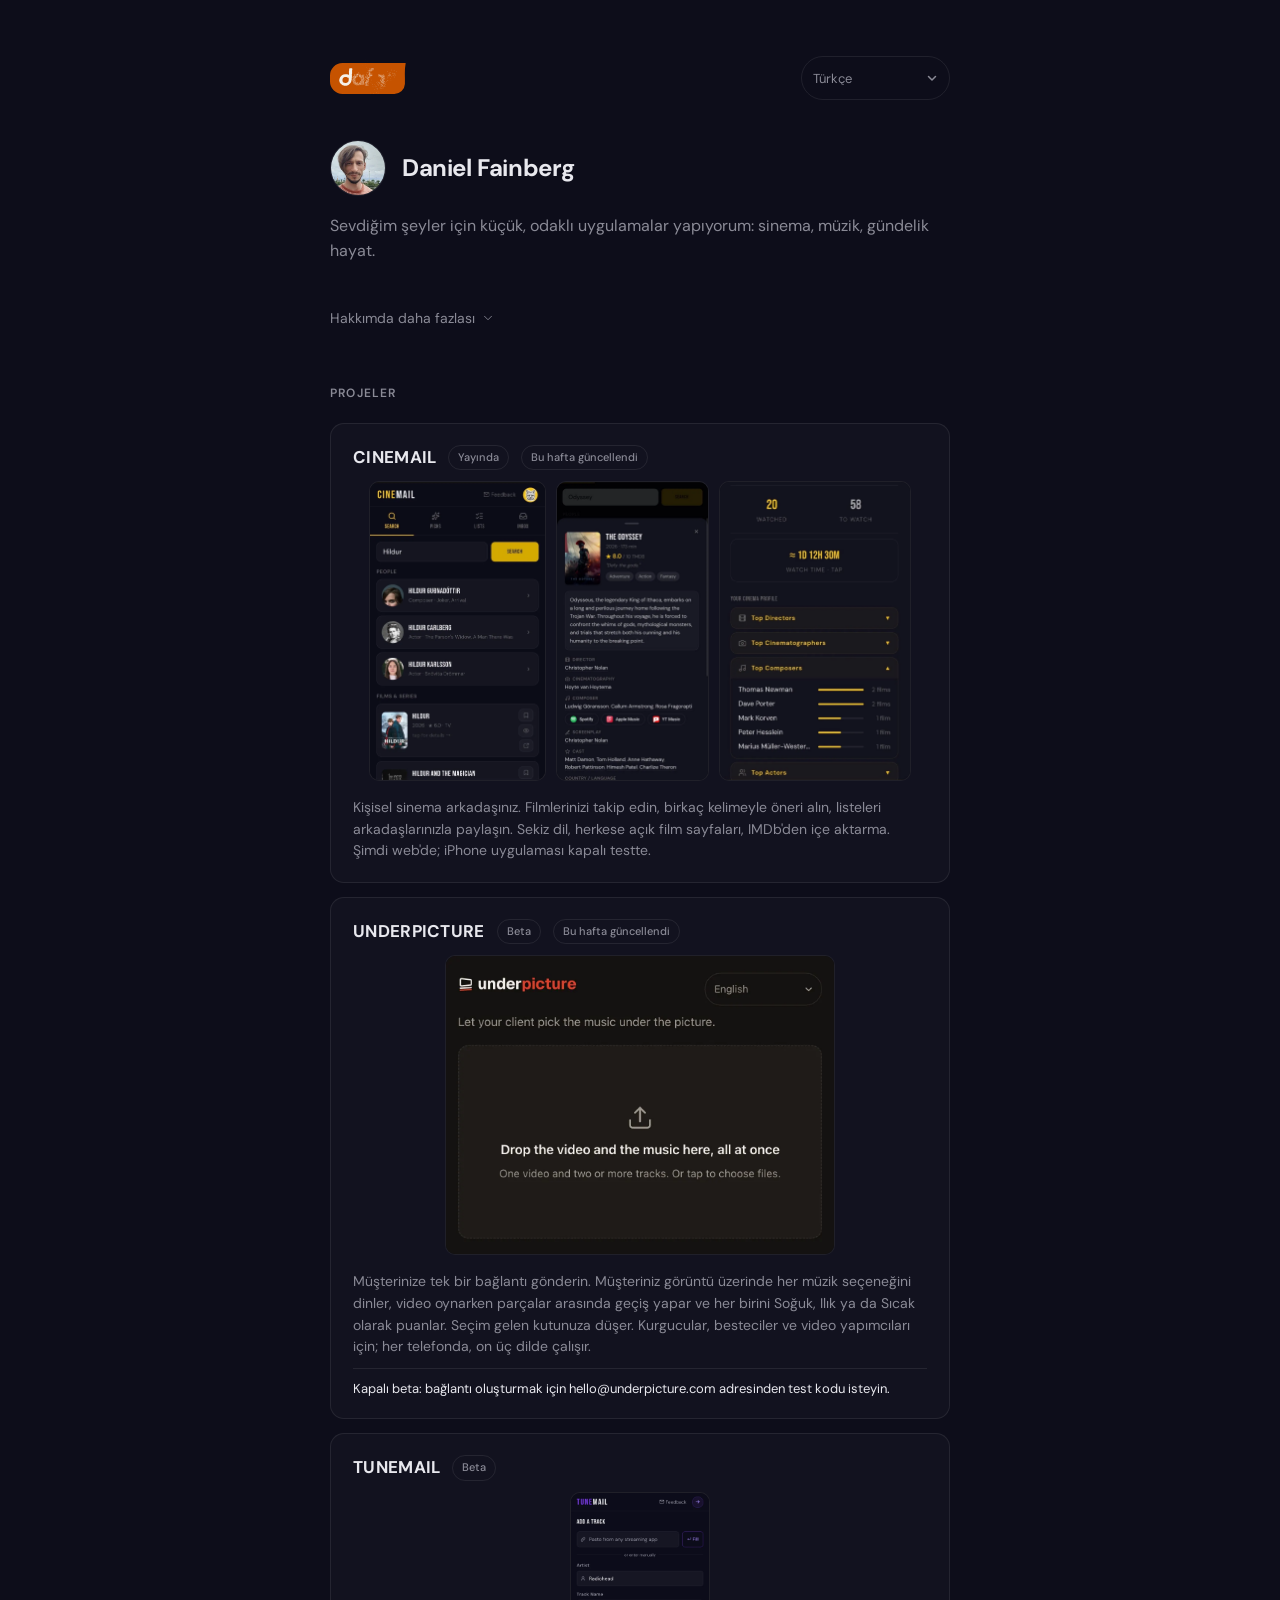
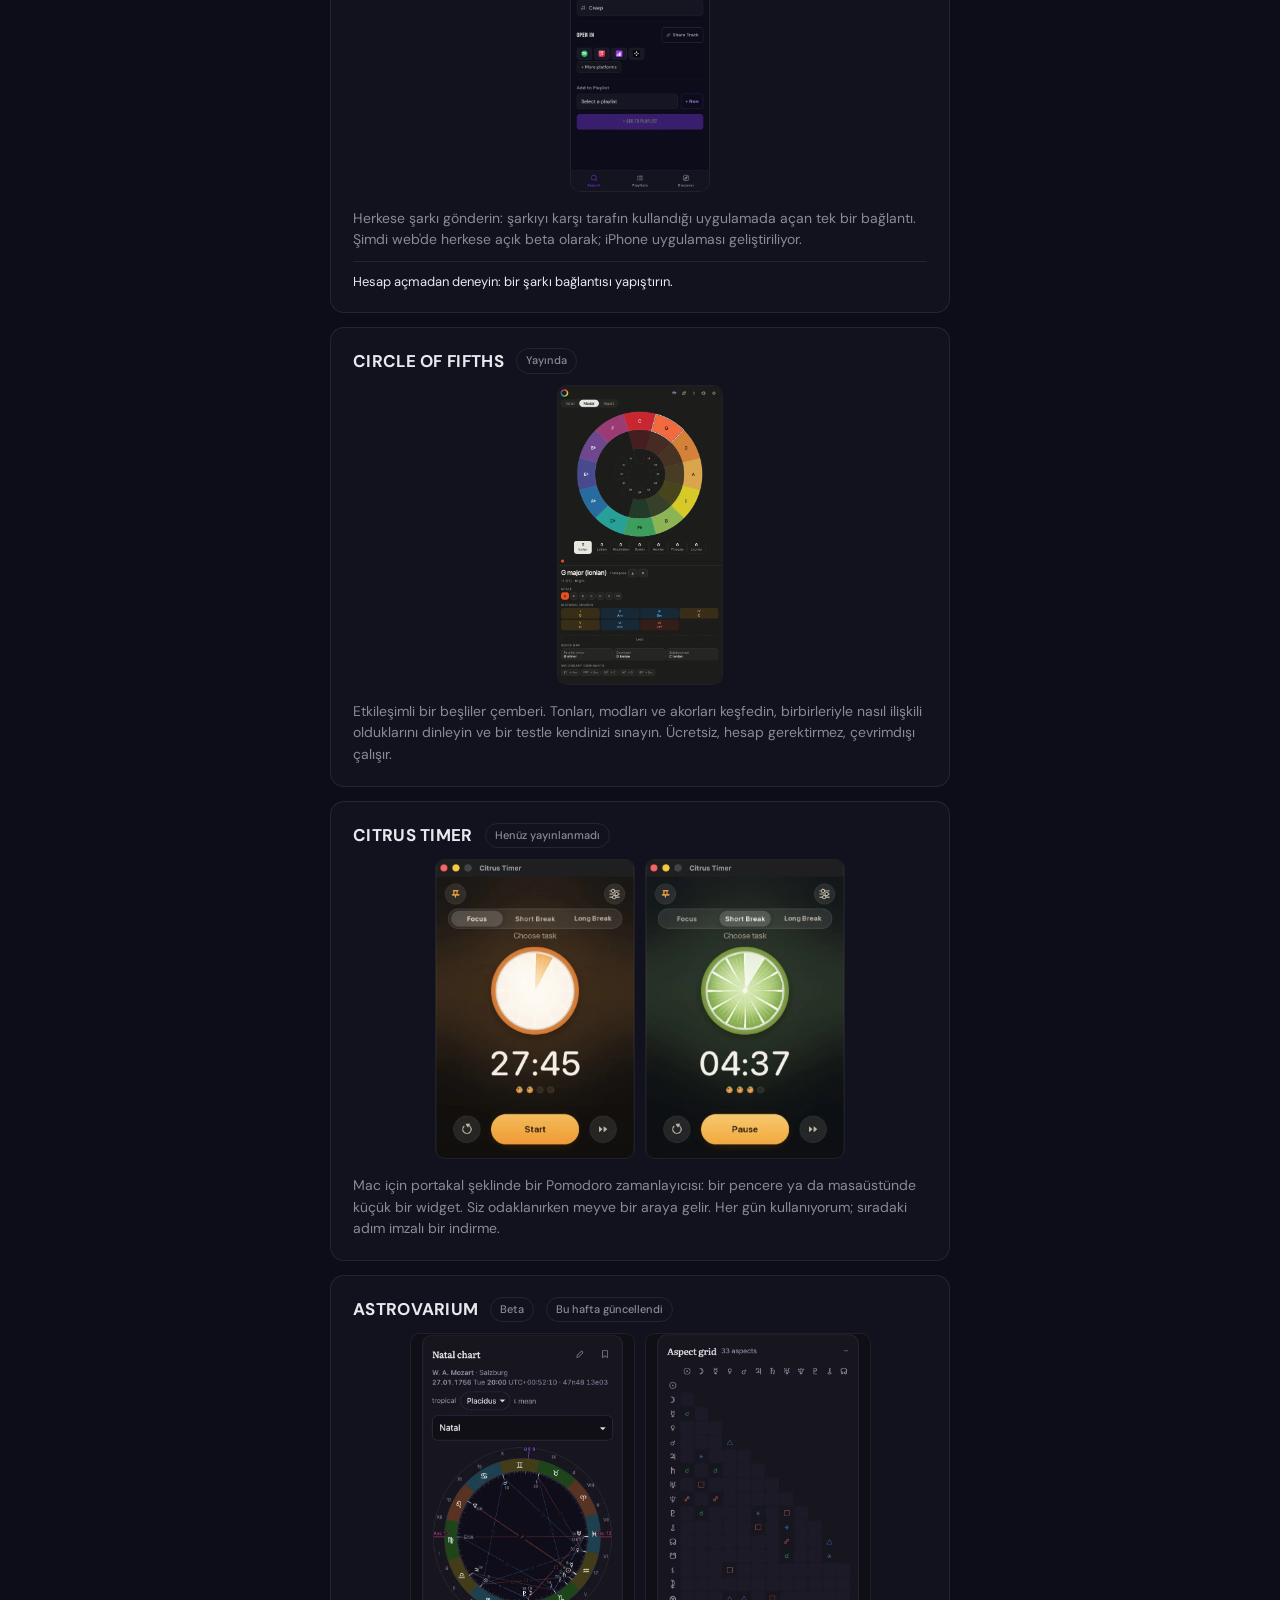
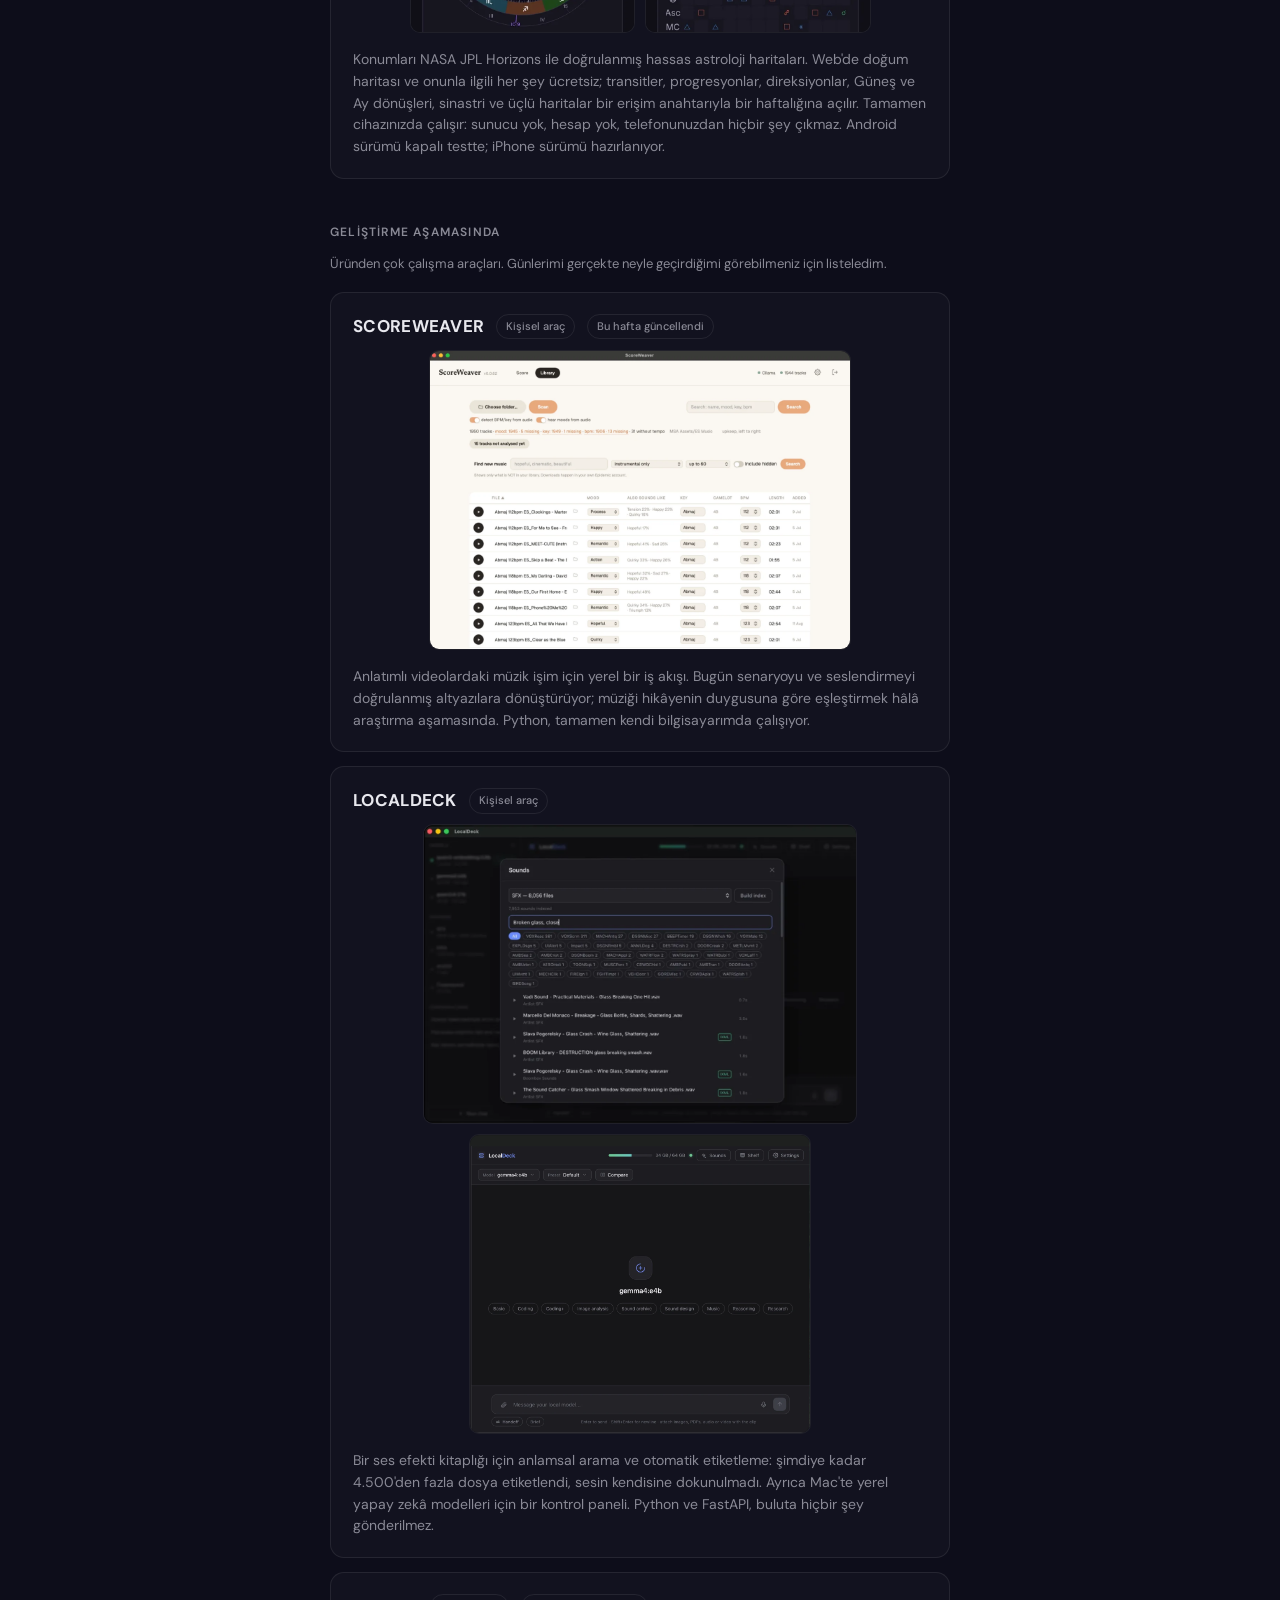
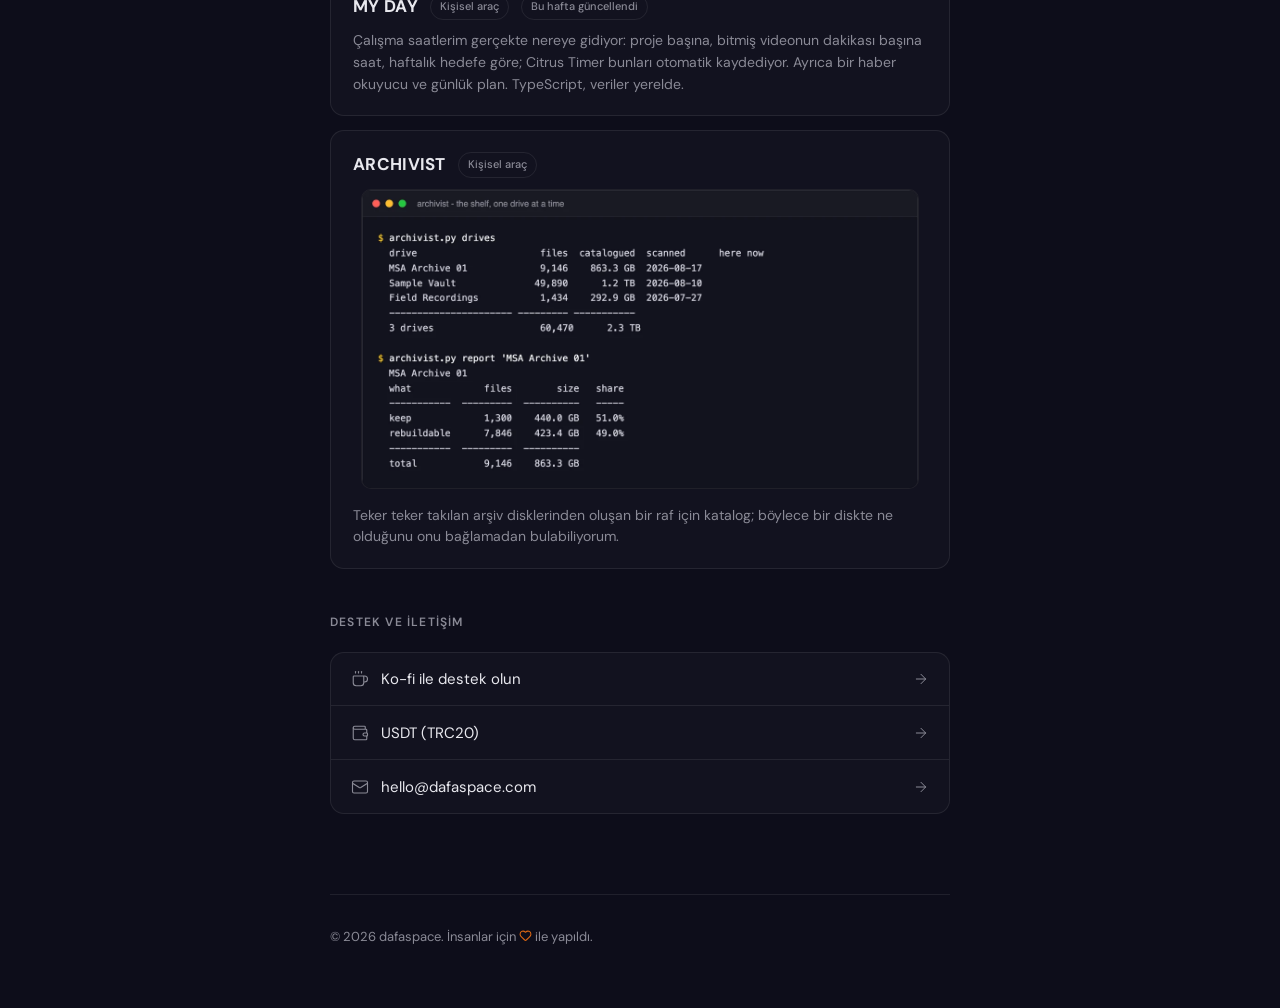
<file: tr/index.html>
<!DOCTYPE html>
<html lang="tr">
<head>
  <meta charset="UTF-8">
  <base href="../">
  <meta name="viewport" content="width=device-width, initial-scale=1.0">
  <meta name="description" data-t-attr="content:meta.description" content="Daniel Fainberg, bağımsız geliştirici ve görsel sanatçı. dafaspace adıyla küçük, odaklı uygulamalar.">
  <meta property="og:title" data-t-attr="content:meta.title" content="dafaspace - Daniel Fainberg">
  <meta property="og:description" data-t-attr="content:meta.ogDescription" content="Tek bir bağımsız geliştiriciden küçük, odaklı uygulamalar. Sinema, müzik teorisi, astroloji ve müzisyenler için araçlar.">
  <meta property="og:type" content="website">
  <meta property="og:url" content="https://dafaspace.com/tr/">
  <meta property="og:site_name" content="dafaspace">
  <meta property="og:locale" content="tr_TR">
  <meta property="og:image" content="https://dafaspace.com/og-image.png">
  <meta property="og:image:width" content="1200">
  <meta property="og:image:height" content="630">
  <meta property="og:image:alt" content="dafaspace">
  <meta name="twitter:card" content="summary_large_image">
  <meta name="theme-color" content="#0d0d1a">
  <title data-t="meta.title">dafaspace - Daniel Fainberg</title>
  <link rel="icon" href="logo-mark.svg" type="image/svg+xml">
  <link rel="icon" href="favicon-32.png" type="image/png" sizes="32x32">
  <link rel="apple-touch-icon" href="apple-touch-icon.png">

  <link rel="preconnect" href="https://fonts.googleapis.com">
  <link rel="preconnect" href="https://fonts.gstatic.com" crossorigin>
  <link href="https://fonts.googleapis.com/css2?family=DM+Sans:wght@400;500;600;700&display=swap" rel="stylesheet">
  <!-- Japanese glyphs (Noto Sans JP, 120 slices) load only for a Japanese page or a Japanese browser,
       whose language offer on / is written in Japanese. Every other page downloads nothing of it. -->
  <script>
    if (document.documentElement.lang === 'ja' || (navigator.languages || [navigator.language]).some(l => /^ja\b/i.test(l || ''))) {
      document.write('<link rel="stylesheet" href="fonts/ja.css">');
    }
  </script>

  <style>
    /* Script partners for DM Sans, which has no Cyrillic, Georgian, Hebrew or Japanese (Tastebook,
       approved by Dafa 3 Nov 2026, the same in Cinemail and Tunemail). Only the non-Latin files are
       self-hosted, each with its unicode-range, so an English page downloads none of them.
       Licences: fonts/OFL-*.txt. */
    @font-face {
      font-family: 'Geist';
      font-style: normal;
      font-weight: 400 700;
      font-display: swap;
      src: url(fonts/geist-cyrillic-ext-400-700.woff2) format('woff2');
      unicode-range: U+0460-052F, U+1C80-1C8A, U+20B4, U+2DE0-2DFF, U+A640-A69F, U+FE2E-FE2F;
    }
    @font-face {
      font-family: 'Geist';
      font-style: normal;
      font-weight: 400 700;
      font-display: swap;
      src: url(fonts/geist-cyrillic-400-700.woff2) format('woff2');
      unicode-range: U+0301, U+0400-045F, U+0490-0491, U+04B0-04B1, U+2116;
    }
    @font-face {
      font-family: 'Noto Sans Georgian';
      font-style: normal;
      font-weight: 400 700;
      font-stretch: 62.5% 100%;
      font-display: swap;
      src: url(fonts/noto-sans-georgian-georgian-400-700.woff2) format('woff2');
      unicode-range: U+0589, U+10A0-10FF, U+1C90-1CBA, U+1CBD-1CBF, U+205A, U+2D00-2D2F, U+2E31;
    }
    @font-face {
      font-family: 'IBM Plex Sans Hebrew';
      font-style: normal;
      font-weight: 400;
      font-display: swap;
      src: url(fonts/ibm-plex-sans-hebrew-hebrew-400.woff2) format('woff2');
      unicode-range: U+0307-0308, U+0590-05FF, U+200C-2010, U+20AA, U+25CC, U+FB1D-FB4F;
    }
    @font-face {
      font-family: 'IBM Plex Sans Hebrew';
      font-style: normal;
      font-weight: 700;
      font-display: swap;
      src: url(fonts/ibm-plex-sans-hebrew-hebrew-700.woff2) format('woff2');
      unicode-range: U+0307-0308, U+0590-05FF, U+200C-2010, U+20AA, U+25CC, U+FB1D-FB4F;
    }
    @font-face {
      font-family: 'Noto Sans Arabic';
      font-style: normal;
      font-weight: 400;
      font-display: swap;
      src: url(fonts/noto-sans-arabic-arabic-400.woff2) format('woff2');
      unicode-range: U+0600-06FF, U+0750-077F, U+0870-0891, U+0897-08E1, U+08E3-08FF, U+200C-200E, U+2010-2011, U+204F, U+2E41, U+FB50-FDFF, U+FE70-FE74, U+FE76-FEFC, U+102E0-102FB, U+10E60-10E7E, U+10EC2-10EC7, U+10EC9-10EEE, U+10EF0-10EFF, U+1EE00-1EEFF;
    }
    @font-face {
      font-family: 'Noto Sans Arabic';
      font-style: normal;
      font-weight: 700;
      font-display: swap;
      src: url(fonts/noto-sans-arabic-arabic-700.woff2) format('woff2');
      unicode-range: U+0600-06FF, U+0750-077F, U+0870-0891, U+0897-08E1, U+08E3-08FF, U+200C-200E, U+2010-2011, U+204F, U+2E41, U+FB50-FDFF, U+FE70-FE74, U+FE76-FEFC, U+102E0-102FB, U+10E60-10E7E, U+10EC2-10EC7, U+10EC9-10EEE, U+10EF0-10EFF, U+1EE00-1EEFF;
    }

    *, *::before, *::after { box-sizing: border-box; margin: 0; padding: 0; }

    :root {
      color-scheme: dark;
      --bg: #0d0d1a;
      --text: #e8e8ee;
      --muted: #8a8a96;
      --accent: #D96512;
      --border: rgba(255,255,255,0.08);
      --card: rgba(255,255,255,0.025);
      --card-hover: rgba(255,255,255,0.045);
    }

    html, body {
      background: var(--bg);
      color: var(--text);
      font-family: 'DM Sans', 'Geist', 'Noto Sans Georgian', 'IBM Plex Sans Hebrew', 'Noto Sans Arabic', 'Noto Sans JP', system-ui, -apple-system, BlinkMacSystemFont, sans-serif;
      font-size: 16px;
      line-height: 1.6;
      -webkit-font-smoothing: antialiased;
      -moz-osx-font-smoothing: grayscale;
    }

    body {
      min-height: 100vh;
      display: flex;
      flex-direction: column;
      align-items: center;
      padding: 56px 24px 60px;
    }

    header, main, footer {
      width: 100%;
      max-width: 620px;
    }

    /* Header */
    .logo {
      font-size: 14px;
      font-weight: 600;
      letter-spacing: 0.5px;
      color: var(--text);
      margin-bottom: 40px;
      display: inline-flex;
      align-items: center;
      gap: 8px;
    }
    .logo-dot {
      width: 8px;
      height: 8px;
      border-radius: 50%;
      background: var(--accent);
      display: inline-block;
    }


    /* Header row: the logo, and the language pill when the site has more than one language.
       The pill is Underpicture's (app/index.html, .lang-slot / select.lang), lifted whole:
       a native select, so a phone opens its own picker, with the chevron drawn here because
       the browser's own arrow cannot be placed. */
    .top { display: flex; align-items: center; justify-content: space-between; gap: 16px; margin-bottom: 40px; }
    .top .logo { margin-bottom: 0; }
    .lang-slot { position: relative; display: inline-flex; }
    .lang-slot[hidden] { display: none; }
    .lang-slot::after { content: ""; position: absolute; inset-inline-end: 12px; top: 50%; width: 12px; height: 12px;
      transform: translateY(-50%); pointer-events: none; background: var(--muted);
      -webkit-mask: url("data:image/svg+xml,%3Csvg xmlns='http://www.w3.org/2000/svg' viewBox='0 0 12 12'%3E%3Cpath d='M2.5 4.5 6 8l3.5-3.5' fill='none' stroke='black' stroke-width='1.5' stroke-linecap='round' stroke-linejoin='round'/%3E%3C/svg%3E") center / contain no-repeat;
              mask: url("data:image/svg+xml,%3Csvg xmlns='http://www.w3.org/2000/svg' viewBox='0 0 12 12'%3E%3Cpath d='M2.5 4.5 6 8l3.5-3.5' fill='none' stroke='black' stroke-width='1.5' stroke-linecap='round' stroke-linejoin='round'/%3E%3C/svg%3E") center / contain no-repeat; }
    select.lang { font: inherit; font-size: 13px; color: var(--muted); background: transparent; border: 1px solid var(--border);
      border-radius: 999px; padding-block: .5em; padding-inline: .9em 2.2em; min-height: 44px; max-width: 12em; cursor: pointer;
      -webkit-appearance: none; appearance: none; -webkit-tap-highlight-color: transparent; }
    select.lang:hover { color: var(--text); }
    /* The browser shapes every language name in the pill, so with the full stack each page would fetch
       every partner file just for them. The pill carries only the partner of the page's own language;
       the other names fall to the system font, and the open list is drawn by the system anyway. */
    select.lang { font-family: 'DM Sans', system-ui, sans-serif; line-height: 1; }
    :lang(ru) select.lang, :lang(uk) select.lang { font-family: 'DM Sans', 'Geist', system-ui, sans-serif; }
    :lang(ka) select.lang { font-family: 'DM Sans', 'Noto Sans Georgian', system-ui, sans-serif; }
    :lang(he) select.lang { font-family: 'DM Sans', 'IBM Plex Sans Hebrew', system-ui, sans-serif; }
    :lang(ar) select.lang { font-family: 'DM Sans', 'Noto Sans Arabic', system-ui, sans-serif; }
    :lang(ja) select.lang { font-family: 'DM Sans', 'Noto Sans JP', system-ui, sans-serif; }

    /* The language offer, on "/" only: a quiet line in the reader's own language, never a redirect */
    .lang-offer { display: flex; align-items: center; gap: 12px; margin: -20px 0 28px;
      font-size: 14px; color: var(--muted); line-height: 1.4; }
    .lang-offer-text { flex: 0 1 auto; min-width: 0; }
    .lang-offer[hidden] { display: none; }
    .lang-offer button {
      display: inline-flex; align-items: center; justify-content: center;
      font: inherit; line-height: 1; min-height: 44px; padding: 0 .6em;
      background: none; border: 0; color: var(--text); cursor: pointer;
      -webkit-appearance: none; appearance: none; -webkit-tap-highlight-color: transparent;
      text-box: trim-both cap alphabetic;
    }
    .lang-offer .lang-offer-go { flex: none; padding: 0; text-decoration: underline; text-decoration-color: rgba(255,255,255,0.25);
      text-decoration-thickness: 1px; text-underline-offset: 5px; }
    .lang-offer .lang-offer-close { flex: none; color: var(--muted); min-width: 44px; margin-inline-start: auto; }

    /* Japanese: no line may open with a small kana or a closing mark */
    :lang(ja) { line-break: strict; }

    /* Hero */
    .hero {
      display: flex;
      align-items: center;
      gap: 16px;
      margin-bottom: 18px;
    }
    .avatar {
      width: 56px;
      height: 56px;
      border-radius: 50%;
      object-fit: cover;
      border: 1px solid var(--border);
      flex-shrink: 0;
    }
    h1 {
      font-size: 24px;
      font-weight: 700;
      letter-spacing: -0.4px;
      line-height: 1.2;
    }
    .tagline {
      font-size: 16px;
      color: var(--muted);
      margin-bottom: 32px;
      line-height: 1.55;
    }

    /* About paragraphs */
    .bio p {
      font-size: 15px;
      color: var(--text);
      margin-bottom: 12px;
      line-height: 1.65;
    }
    .bio p:last-child { margin-bottom: 0; }
    .bio a {
      color: var(--text);
      text-decoration: none;
      border-bottom: 1px solid var(--border);
      transition: border-color 0.15s ease;
    }
    .bio a:hover { border-color: var(--accent); }
    /* The rest of the bio folds away, so the first projects fit on a phone screen */
    .bio details { margin-top: 4px; }
    .bio summary {
      display: inline-flex;
      align-items: center;
      gap: 6px;
      min-height: 44px;
      font-size: 14px;
      line-height: 1;
      text-box: trim-both cap alphabetic;
      color: var(--muted);
      cursor: pointer;
      list-style: none;
      -webkit-tap-highlight-color: transparent;
    }
    .bio summary::-webkit-details-marker { display: none; }
    .bio summary:hover { color: var(--text); }
    .bio summary svg { transition: transform 0.2s ease; }
    .bio details[open] summary svg { transform: rotate(180deg); }
    .bio details[open] summary { margin-bottom: 8px; }
    .bio summary .less, .bio details[open] summary .more { display: none; }
    .bio details[open] summary .less { display: inline; }

    /* Section */
    section { margin-top: 44px; }
    h2 {
      font-size: 12px;
      font-weight: 600;
      letter-spacing: 1.2px;
      text-transform: uppercase;
      color: var(--muted);
      margin-bottom: 20px;
    }
    /* Headings in the script partners: bold, and Georgian on its condensed width (family rule). */
    :lang(ka) h2, :lang(he) h2, :lang(ja) h2 { font-weight: 700; }
    :lang(ka) h2 { font-stretch: 62.5%; }
    /* Arabic letters join: tracking breaks the joins, and the script has no capitals */
    :lang(ar) h2 { font-weight: 700; letter-spacing: 0; text-transform: none; }

    /* Project card */
    .project {
      /* Flex column so the name can be read before the picture, without
         reordering the markup. */
      display: flex;
      flex-direction: column;
      padding: 20px 22px;
      background: var(--card);
      border: 1px solid var(--border);
      border-radius: 14px;
      text-decoration: none;
      color: var(--text);
      transition: background 0.2s ease, transform 0.2s ease;
      margin-bottom: 14px;
    }
    .project:hover {
      background: var(--card-hover);
      transform: translateY(-1px);
    }
    .project-head {
      display: flex;
      flex-wrap: wrap;                  /* a translated badge can be twice as long as the English */
      align-items: center;
      gap: 8px 12px;
      margin-bottom: 10px;
    }
    .project-logo {
      font-size: 17px;
      line-height: 1.6;
      font-weight: 700;
      letter-spacing: 0.3px;
    }
    .project-logo, .project-logo span { color: var(--text); }
    .project-status {
      white-space: nowrap;
      font-size: 11px;
      color: var(--muted);
      padding: 3px 9px;
      border: 1px solid var(--border);
      border-radius: 100px;
      font-weight: 500;
    }
    .project-desc {
      font-size: 14px;
      color: var(--muted);
      line-height: 1.55;
    }
    .project-note {
      font-size: 13px;
      color: var(--text);
      margin-top: 10px;
      padding-top: 10px;
      border-top: 1px solid var(--border);
      line-height: 1.5;
    }
    /* Non-clickable card, for work with nothing public to link to yet */
    .project--static { cursor: default; }
    .project--static:hover { background: var(--card); transform: none; }

    /* Reading order inside a card: name first, then the picture, then the
       words. Set here rather than in the markup so the source stays plain. */
    .project-head  { order: 1; }
    .project-shot,
    .project-shots,
    .project > a   { order: 2; }
    .project-desc  { order: 3; }
    .project-note  { order: 4; }

    /* Screenshot. Height-capped so a card stays scannable: nine full-height
       captures made the page a very long scroll. Shown whole, never cropped -
       cropping cut off the parts of an interface that say what the app does. */
    .project-shot {
      display: block;
      width: auto;
      max-width: 100%;
      max-height: 300px;
      height: auto;
      border-radius: 10px;
      border: 1px solid var(--border);
      margin: 0 auto 16px;
      background: rgba(0,0,0,0.25);
      object-fit: contain;
    }
    .project > a { text-decoration: none; }

    /* Frames that only make sense together, in one row. */
    .project-shots {
      display: flex;
      gap: 10px;
      justify-content: center;
      align-items: flex-start;
      margin-bottom: 16px;
    }
    .project-shots .project-shot {
      margin: 0;
      min-width: 0;
      max-height: 300px;
    }
    /* Stacked frames, for wide captures that would be unreadable side by side. */
    .project-shots--stack { flex-direction: column; align-items: center; }
    .section-note {
      font-size: 13px;
      color: var(--muted);
      margin: -8px 0 18px;
      line-height: 1.55;
    }

    /* Freshness badge. Hidden by default; the weekly script turns on only the
       projects that actually moved, by writing selectors into the block below.
       Deliberately NOT a "last updated" date: a finished, stable app would then
       look abandoned, while an absent badge claims nothing at all. */
    .fresh {
      display: none;
      font-size: 11px;
      font-weight: 500;
      color: var(--muted);
      padding: 3px 9px;
      border: 1px solid var(--border);
      border-radius: 100px;
      white-space: nowrap;
    }

    /* Connect / Support links */
    .links {
      display: flex;
      flex-direction: column;
      gap: 1px;
      border: 1px solid var(--border);
      border-radius: 14px;
      overflow: hidden;
      background: var(--card);
    }
    .links a, .links button {
      display: flex;
      align-items: center;
      justify-content: space-between;
      padding: 14px 20px;
      color: var(--text);
      text-decoration: none;
      font-size: 15px;
      transition: background 0.15s ease;
      border-bottom: 1px solid var(--border);
    }
    .links button {
      width: 100%; font: inherit; font-size: 15px; line-height: inherit; text-align: start; cursor: pointer;
      background: none; border-width: 0 0 1px; border-style: solid; border-color: var(--border);
      -webkit-appearance: none; appearance: none; -webkit-tap-highlight-color: transparent;
    }
    .links a:last-child { border-bottom: none; }
    .links a:hover, .links button:hover { background: var(--card-hover); }
    .links .label { display: flex; align-items: center; gap: 12px; }
    .links .label-icon {
      width: 18px; height: 18px;
      display: inline-flex;
      align-items: center; justify-content: center;
      color: var(--muted);
    }
    .links .arrow {
      display: inline-flex;
      color: var(--muted);
      transition: transform 0.15s ease, color 0.15s ease;
    }
    .links a:hover .arrow, .links button:hover .arrow { transform: translateX(2px); color: var(--text); }
    /* Right to left, the arrow points the way the row reads */
    [dir="rtl"] .links .arrow { transform: scaleX(-1); }
    [dir="rtl"] .links a:hover .arrow, [dir="rtl"] .links button:hover .arrow { transform: scaleX(-1) translateX(2px); }
    .visually-hidden { position: absolute; width: 1px; height: 1px; margin: -1px; overflow: hidden; clip-path: inset(50%); white-space: nowrap; }

    /* Footer */
    footer {
      margin-top: 80px;
      padding-top: 32px;
      border-top: 1px solid var(--border);
      font-size: 13px;
      color: var(--muted);
      line-height: 1.6;
    }
    footer .heart { display: inline-block; width: 13px; height: 13px; vertical-align: -1px; background: var(--accent);
      -webkit-mask: url("data:image/svg+xml,%3Csvg xmlns='http://www.w3.org/2000/svg' viewBox='0 0 24 24'%3E%3Cpath d='M2 9.5a5.5 5.5 0 0 1 9.591-3.676.56.56 0 0 0 .818 0A5.49 5.49 0 0 1 22 9.5c0 2.29-1.5 4-3 5.5l-5.492 5.313a2 2 0 0 1-3 0L5 15c-1.5-1.5-3-3.2-3-5.5' fill='none' stroke='black' stroke-width='2' stroke-linecap='round' stroke-linejoin='round'/%3E%3C/svg%3E") center / contain no-repeat;
              mask: url("data:image/svg+xml,%3Csvg xmlns='http://www.w3.org/2000/svg' viewBox='0 0 24 24'%3E%3Cpath d='M2 9.5a5.5 5.5 0 0 1 9.591-3.676.56.56 0 0 0 .818 0A5.49 5.49 0 0 1 22 9.5c0 2.29-1.5 4-3 5.5l-5.492 5.313a2 2 0 0 1-3 0L5 15c-1.5-1.5-3-3.2-3-5.5' fill='none' stroke='black' stroke-width='2' stroke-linecap='round' stroke-linejoin='round'/%3E%3C/svg%3E") center / contain no-repeat; }
    footer a { color: var(--muted); text-decoration: none; border-bottom: 1px solid var(--border); }
    footer a:hover { color: var(--text); border-color: var(--text); }

    /* Mobile */
    @media (max-width: 600px) {
      body { padding: 48px 20px 40px; }
      .top { margin-bottom: 44px; }
      .tagline { font-size: 16px; }
      section { margin-top: 44px; }
    }
  </style>

  <!-- Generated from index.html by tools/i18n.mjs. Edit index.html and i18n/tr.json, not this file. -->
  <!-- I18N:START - written by tools/i18n.mjs build. Do not hand-edit inside. -->
  <link rel="canonical" href="https://dafaspace.com/tr/">
  <link rel="alternate" hreflang="en" href="https://dafaspace.com/">
  <link rel="alternate" hreflang="ru" href="https://dafaspace.com/ru/">
  <link rel="alternate" hreflang="uk" href="https://dafaspace.com/uk/">
  <link rel="alternate" hreflang="ka" href="https://dafaspace.com/ka/">
  <link rel="alternate" hreflang="es" href="https://dafaspace.com/es/">
  <link rel="alternate" hreflang="pt-BR" href="https://dafaspace.com/pt-BR/">
  <link rel="alternate" hreflang="fr" href="https://dafaspace.com/fr/">
  <link rel="alternate" hreflang="de" href="https://dafaspace.com/de/">
  <link rel="alternate" hreflang="it" href="https://dafaspace.com/it/">
  <link rel="alternate" hreflang="tr" href="https://dafaspace.com/tr/">
  <link rel="alternate" hreflang="ja" href="https://dafaspace.com/ja/">
  <link rel="alternate" hreflang="he" href="https://dafaspace.com/he/">
  <link rel="alternate" hreflang="ar" href="https://dafaspace.com/ar/">
  <link rel="alternate" hreflang="x-default" href="https://dafaspace.com/">
  <script>window.SITE_LANGS = [{"code":"en","name":"English","dir":"ltr","path":"/"},{"code":"ru","name":"Русский","dir":"ltr","path":"/ru/","offer":{"text":"Открыть эту страницу на русском?","yes":"Открыть","close":"Закрыть"}},{"code":"uk","name":"Українська","dir":"ltr","path":"/uk/","offer":{"text":"Відкрити цю сторінку українською?","yes":"Відкрити","close":"Закрити"}},{"code":"ka","name":"ქართული","dir":"ltr","path":"/ka/","offer":{"text":"გავხსნა ეს გვერდი ქართულად?","yes":"გახსნა","close":"დახურვა"}},{"code":"es","name":"Español","dir":"ltr","path":"/es/","offer":{"text":"¿Abrir esta página en español?","yes":"Abrir","close":"Cerrar"}},{"code":"pt-BR","name":"Português (Brasil)","dir":"ltr","path":"/pt-BR/","offer":{"text":"Abrir esta página em português?","yes":"Abrir","close":"Fechar"}},{"code":"fr","name":"Français","dir":"ltr","path":"/fr/","offer":{"text":"Ouvrir cette page en français ?","yes":"Ouvrir","close":"Fermer"}},{"code":"de","name":"Deutsch","dir":"ltr","path":"/de/","offer":{"text":"Diese Seite auf Deutsch öffnen?","yes":"Öffnen","close":"Schließen"}},{"code":"it","name":"Italiano","dir":"ltr","path":"/it/","offer":{"text":"Aprire questa pagina in italiano?","yes":"Apri","close":"Chiudi"}},{"code":"tr","name":"Türkçe","dir":"ltr","path":"/tr/","offer":{"text":"Bu sayfa Türkçe açılsın mı?","yes":"Aç","close":"Kapat"}},{"code":"ja","name":"日本語","dir":"ltr","path":"/ja/","offer":{"text":"このページを日本語で開きますか？","yes":"開く","close":"閉じる"}},{"code":"he","name":"עברית","dir":"rtl","path":"/he/","offer":{"text":"לפתוח את הדף הזה בעברית?","yes":"פתיחה","close":"סגירה"}},{"code":"ar","name":"العربية","dir":"rtl","path":"/ar/","offer":{"text":"هل تريد فتح هذه الصفحة بالعربية؟","yes":"فتح","close":"إغلاق"}}]</script>
  <!-- I18N:END -->

  <!-- FRESH:START - written weekly by _portfolio/site-weekly.mjs. Do not hand-edit
       inside; edit the badge style above, or the script, instead. -->
  <style id="fresh-rules">
#p-cinemail .fresh,
#p-underpicture .fresh,
#p-astrotrip .fresh,
#p-scoreweaver .fresh,
#p-myday .fresh { display: inline-flex }
  </style>
  <!-- FRESH:END -->
</head>
<body>
  <header class="top">
    <div class="logo"><span id="logo"></span></div>
    <span class="lang-slot" hidden data-label="Dil" data-t-attr="data-label:lang.label"></span>
  </header>

  <main>
    <div class="lang-offer" hidden>
      <span class="lang-offer-text" data-t="offer.text">Bu sayfa Türkçe açılsın mı?</span>
      <button type="button" class="lang-offer-go" data-t="offer.yes">Aç</button>
      <button type="button" class="lang-offer-close" aria-label="Kapat" data-t-attr="aria-label:offer.close"><svg width="14" height="14" viewBox="0 0 24 24" fill="none" stroke="currentColor" stroke-width="1.5" stroke-linecap="round" aria-hidden="true"><path d="M6 6l12 12M18 6L6 18"/></svg></button>
    </div>

    <div class="hero">
      <img class="avatar" src="photo.webp" alt="" width="56" height="56">
      <h1>Daniel Fainberg</h1>
    </div>
    <p class="tagline" data-t="tagline">Sevdiğim şeyler için küçük, odaklı uygulamalar yapıyorum: sinema, müzik, gündelik hayat.</p>

    <div class="bio">
      <details>
        <summary><span class="more" data-t="bio.more">Hakkımda daha fazlası</span><span class="less" data-t="bio.less">Daha az</span><svg width="14" height="14" viewBox="0 0 24 24" fill="none" stroke="currentColor" stroke-width="1.5" stroke-linecap="round" stroke-linejoin="round" aria-hidden="true"><path d="M6 9l6 6 6-6"/></svg></summary>
      <p data-t="bio.background">Görsel bir geçmişten geliyorum: fotoğraf, video çekimi, tiyatro yapımları için video sanatı. Yıllardır görüntünün, sesin ve ritmin insan deneyimini ve duyguları nasıl taşıdığını merakla gözlemliyorum.</p>
      <p data-t="bio.youtube">Beş yıldır, 27 milyon aboneye ulaşan bir YouTube kanalının ses tasarımcısı ve müzik editörüyüm.</p>
      <p data-t="bio.study">Şu anda Arts University Bournemouth'ta <strong>MA Professional Media Composition</strong> yüksek lisans programında okuyor, film için müzik yazmayı öğreniyorum.</p>
      <p data-t="bio.dafaspace"><strong>dafaspace</strong> adıyla benim de kullanmak isteyeceğim uygulamalar yapıyorum ve gerçekten her gün kullanıyorum. Uygulamalarımın birinin hayatını biraz kolaylaştırdığını ya da neşelendirdiğini görmek beni içtenlikle mutlu ediyor. İnsanlara ve anlamlı insan bağına inanıyorum; bu yüzden beni hiçbir şey, kafa dengi insanların birbirini bulması ve gerçek bir karşılaşmanın o küçük mucizesinin gerçekleşmesi kadar mutlu etmiyor.</p>
      <p data-t="bio.contact">Uygulamalarla ilgili sorular ya da birlikte çalışmak için bir fikir mi var? <a href="mailto:hello@dafaspace.com">hello@dafaspace.com</a> adresine yazın. Her mesajı okuyorum.</p>
      </details>
    </div>

    <section>
      <h2 data-t="sec.projects">Projeler</h2>

      <a id="p-cinemail" class="project" aria-labelledby="n-cinemail s-cinemail" href="https://cinemail.app" target="_blank" rel="noopener">
        <div class="project-shots">
          <img class="project-shot" data-t-attr="alt:cinemail.shot1" src="shots/cinemail1.webp" alt="Cinemail'de Hildur araması: kişiler arasında en üstte besteci Hildur Gudnadottir, ardından eşleşen filmler ve diziler" fetchpriority="high" width="706" height="1200">
          <img class="project-shot" data-t-attr="alt:cinemail.shot2" src="shots/cinemail.webp" alt="Cinemail'de bir film sayfası: afiş, puan, özet, yönetmen, görüntü yönetmeni ve besteciler, film müziğine Spotify, Apple Music ve YouTube Music bağlantılarıyla" width="608" height="1200">
          <img class="project-shot" data-t-attr="alt:cinemail.shot3" src="shots/cinemail2.webp" alt="Cinemail'de bir izleme profili: izlenen ve izlenecek filmler, toplam izleme süresi ve kullanıcının en çok dinlediği bestecilerin sıralaması" width="765" height="1200">
        </div>
        <div class="project-head">
          <h3 class="project-logo" id="n-cinemail"><span>CINE</span>MAIL</h3>
          <div class="project-status" id="s-cinemail" data-t="status.live">Yayında</div>
          <div class="fresh" data-t="badge.fresh">Bu hafta güncellendi</div>
        </div>
        <div class="project-desc" data-t="cinemail.desc">Kişisel sinema arkadaşınız. Filmlerinizi takip edin, birkaç kelimeyle öneri alın, listeleri arkadaşlarınızla paylaşın. Sekiz dil, herkese açık film sayfaları, IMDb'den içe aktarma. Şimdi web'de; iPhone uygulaması kapalı testte.</div>
      </a>

      <a id="p-underpicture" class="project" aria-labelledby="n-underpicture s-underpicture" href="https://underpicture.com" target="_blank" rel="noopener">
        <img class="project-shot" data-t-attr="alt:underpicture.shot1" src="shots/underpicture.webp" alt="Underpicture başlangıç ekranı: müşteri için bağlantı oluşturmak üzere bir video ile iki veya daha fazla müzik parçasını aynı anda bırakın" loading="lazy" width="1040" height="800">
        <div class="project-head">
          <h3 class="project-logo" id="n-underpicture"><span>UNDER</span>PICTURE</h3>
          <div class="project-status" id="s-underpicture" data-t="status.beta">Beta</div>
          <div class="fresh" data-t="badge.fresh">Bu hafta güncellendi</div>
        </div>
        <div class="project-desc" data-t="underpicture.desc">Müşterinize tek bir bağlantı gönderin. Müşteriniz görüntü üzerinde her müzik seçeneğini dinler, video oynarken parçalar arasında geçiş yapar ve her birini Soğuk, Ilık ya da Sıcak olarak puanlar. Seçim gelen kutunuza düşer. Kurgucular, besteciler ve video yapımcıları için; her telefonda, on üç dilde çalışır.</div>
        <div class="project-note" data-t="underpicture.note">Kapalı beta: bağlantı oluşturmak için hello@underpicture.com adresinden test kodu isteyin.</div>
      </a>

      <a id="p-tunemail" class="project" aria-labelledby="n-tunemail s-tunemail" href="https://tunemail.app" target="_blank" rel="noopener">
        <img class="project-shot" data-t-attr="alt:tunemail.shot1" src="shots/tunemail.webp" alt="Telefonda Tunemail: yapıştırılan bir Spotify bağlantısı Radiohead, Creep olarak tanınmış, aynı şarkıyı Spotify, Apple Music, Deezer ve Tidal'da açan düğmelerle" loading="lazy" width="780" height="1688">
        <div class="project-head">
          <h3 class="project-logo" id="n-tunemail"><span>TUNE</span>MAIL</h3>
          <div class="project-status" id="s-tunemail" data-t="status.beta">Beta</div>
          <div class="fresh" data-t="badge.fresh">Bu hafta güncellendi</div>
        </div>
        <div class="project-desc" data-t="tunemail.desc">Herkese şarkı gönderin: şarkıyı karşı tarafın kullandığı uygulamada açan tek bir bağlantı. Şimdi web'de herkese açık beta olarak; iPhone uygulaması geliştiriliyor.</div>
        <div class="project-note" data-t="tunemail.note">Hesap açmadan deneyin: bir şarkı bağlantısı yapıştırın.</div>
      </a>

      <a id="p-fifths" class="project" aria-labelledby="n-fifths s-fifths" href="https://dafaspace.github.io/fifths/" target="_blank" rel="noopener">
        <img class="project-shot" data-t-attr="alt:fifths.shot1" src="shots/fifths.webp" alt="Another Circle Of Fifths arayüzü mod görünümünde: renkli bir ton çarkı, Sol'un yedi modu ve Sol İyonyen için dizi, diyatonik akorlar ve ikincil dominantlar" loading="lazy" width="538" height="981">
        <div class="project-head">
          <h3 class="project-logo" id="n-fifths"><span>CIRCLE</span> OF FIFTHS</h3>
          <div class="project-status" id="s-fifths" data-t="status.live">Yayında</div>
          <div class="fresh" data-t="badge.fresh">Bu hafta güncellendi</div>
        </div>
        <div class="project-desc" data-t="fifths.desc">Etkileşimli bir beşliler çemberi. Tonları, modları ve akorları keşfedin, birbirleriyle nasıl ilişkili olduklarını dinleyin ve bir testle kendinizi sınayın. Ücretsiz, hesap gerektirmez, çevrimdışı çalışır.</div>
      </a>

      <div id="p-citrus" class="project project--static">
        <div class="project-shots">
          <img class="project-shot" data-t-attr="alt:citrus.shot1" src="shots/citrus-focus.webp" alt="Focus modunda Citrus Timer: saat yönünde dolan bir portakal dilimi, 27 dakika 45 saniye kaldı" loading="lazy" width="597" height="900">
          <img class="project-shot" data-t-attr="alt:citrus.shot2" src="shots/citrus-break.webp" alt="Kısa molada Citrus Timer: meyve yeşil bir misket limonuna dönüşmüş, 4 dakika 37 saniye kaldı" loading="lazy" width="597" height="900">
        </div>
        <div class="project-head">
          <h3 class="project-logo"><span>CITRUS</span> TIMER</h3>
          <div class="project-status" data-t="status.notReleased">Henüz yayınlanmadı</div>
          <div class="fresh" data-t="badge.fresh">Bu hafta güncellendi</div>
        </div>
        <div class="project-desc" data-t="citrus.desc">Mac için portakal şeklinde bir Pomodoro zamanlayıcısı: bir pencere ya da masaüstünde küçük bir widget. Siz odaklanırken meyve bir araya gelir. Her gün kullanıyorum; sıradaki adım imzalı bir indirme.</div>
      </div>


      <a id="p-astrotrip" class="project" aria-labelledby="n-astrotrip s-astrotrip" href="https://astrovarium.com/" target="_blank" rel="noopener">
        <div class="project-shots">
          <img class="project-shot" data-t-attr="alt:astrotrip.shot1" src="shots/astrovarium-natal.webp" alt="Astrovarium'da Placidus ev sistemiyle çıkarılmış bir doğum haritası: zodyak halkası, ev başlangıçları, gezegen konumları ve açı çizgileri" loading="lazy" width="675" height="900">
          <img class="project-shot" data-t-attr="alt:astrotrip.shot2" src="shots/astrovarium-aspects.webp" alt="Aynı haritanın açı tablosu: gezegenler, ay düğümleri, Lilith, Şans Noktası ve köşe noktaları arasındaki tüm açılar; orb değeri bir dokunuşla açılır." loading="lazy" width="675" height="900">
        </div>
        <div class="project-head">
          <h3 class="project-logo" id="n-astrotrip"><span>ASTRO</span>VARIUM</h3>
          <div class="project-status" id="s-astrotrip" data-t="status.beta">Beta</div>
          <div class="fresh" data-t="badge.fresh">Bu hafta güncellendi</div>
        </div>
        <div class="project-desc" data-t="astrotrip.desc">Konumları NASA JPL Horizons ile doğrulanmış hassas astroloji haritaları. Web'de doğum haritası ve onunla ilgili her şey ücretsiz; transitler, progresyonlar, direksiyonlar, Güneş ve Ay dönüşleri, sinastri ve üçlü haritalar bir erişim anahtarıyla bir haftalığına açılır. Tamamen cihazınızda çalışır: sunucu yok, hesap yok, telefonunuzdan hiçbir şey çıkmaz. Android sürümü kapalı testte; iPhone sürümü hazırlanıyor.</div>
      </a>


    </section>

    <section>
      <h2 data-t="sec.dev">Geliştirme aşamasında</h2>
      <p class="section-note" data-t="sec.devNote">Üründen çok çalışma araçları. Günlerimi gerçekte neyle geçirdiğimi görebilmeniz için listeledim.</p>

      <div id="p-scoreweaver" class="project project--static">
        <a href="shots/scoreweaver.png" target="_blank" rel="noopener" title="Tam boyutta aç" data-t-attr="title:common.openFull">
          <img class="project-shot" data-t-attr="alt:scoreweaver.shot1" src="shots/scoreweaver.webp" alt="ScoreWeaver kitaplığı: algılanan ruh hali, güven yüzdeli alternatif ruh hali okumaları, ton, Camelot kodu, BPM ve süreyle bir tabloda analiz edilmiş 1.950 parça" loading="lazy" width="1200" height="850">
        </a>
        <div class="project-head">
          <h3 class="project-logo"><span>SCORE</span>WEAVER</h3>
          <div class="project-status" data-t="status.private">Kişisel araç</div>
          <div class="fresh" data-t="badge.fresh">Bu hafta güncellendi</div>
        </div>
        <div class="project-desc" data-t="scoreweaver.desc">Anlatımlı videolardaki müzik işim için yerel bir iş akışı. Bugün senaryoyu ve seslendirmeyi doğrulanmış altyazılara dönüştürüyor; müziği hikâyenin duygusuna göre eşleştirmek hâlâ araştırma aşamasında. Python, tamamen kendi bilgisayarımda çalışıyor.</div>
      </div>

      <div id="p-localdeck" class="project project--static">
        <div class="project-shots project-shots--stack">
          <a href="shots/localdeck2.jpg" target="_blank" rel="noopener" title="Tam boyutta aç" data-t-attr="title:common.openFull">
            <img class="project-shot" data-t-attr="alt:localdeck.shot1" src="shots/localdeck2.webp" alt="LocalDeck'te sesi tarif ederek bir ses efekti kitaplığında arama: broken glass, close ifadesi, dizine eklenmiş 7.953 dosya arasından eşleşenleri kategoriye göre gruplanmış olarak getiriyor" loading="lazy" width="1200" height="827">
          </a>
          <a href="shots/localdeck.png" target="_blank" rel="noopener" title="Tam boyutta aç" data-t-attr="title:common.openFull">
            <img class="project-shot" data-t-attr="alt:localdeck.shot2" src="shots/localdeck.webp" alt="LocalDeck: bellek kullanımı gösterilen yüklü bir yerel model ve ses arşivi, ses tasarımı, müzik, akıl yürütme ve araştırma için hazır modlar" loading="lazy" width="1200" height="1050">
          </a>
        </div>
        <div class="project-head">
          <h3 class="project-logo"><span>LOCAL</span>DECK</h3>
          <div class="project-status" data-t="status.private">Kişisel araç</div>
          <div class="fresh" data-t="badge.fresh">Bu hafta güncellendi</div>
        </div>
        <div class="project-desc" data-t="localdeck.desc">Bir ses efekti kitaplığı için anlamsal arama ve otomatik etiketleme: şimdiye kadar 4.500'den fazla dosya etiketlendi, sesin kendisine dokunulmadı. Ayrıca Mac'te yerel yapay zekâ modelleri için bir kontrol paneli. Python ve FastAPI, buluta hiçbir şey gönderilmez.</div>
      </div>

      <div id="p-myday" class="project project--static">
        <div class="project-head">
          <h3 class="project-logo"><span>MY</span> DAY</h3>
          <div class="project-status" data-t="status.private">Kişisel araç</div>
          <div class="fresh" data-t="badge.fresh">Bu hafta güncellendi</div>
        </div>
        <div class="project-desc" data-t="myday.desc">Çalışma saatlerim gerçekte nereye gidiyor: proje başına, bitmiş videonun dakikası başına saat, haftalık hedefe göre; Citrus Timer bunları otomatik kaydediyor. Ayrıca bir haber okuyucu ve günlük plan. TypeScript, veriler yerelde.</div>
      </div>

      <div id="p-archivist" class="project project--static">
        <a href="shots/archivist.png" target="_blank" rel="noopener" title="Tam boyutta aç" data-t-attr="title:common.openFull">
          <img class="project-shot" data-t-attr="alt:archivist.shot1" src="shots/archivist.webp" alt="Terminalde Archivist: dosya sayıları ve boyutlarıyla kataloglanmış disklerin listesi ve içeriği saklanacaklar ile yeniden oluşturulabilecekler olarak ayıran disk başına bir rapor" loading="lazy" width="1200" height="643">
        </a>
        <div class="project-head">
          <h3 class="project-logo"><span>ARCHIV</span>IST</h3>
          <div class="project-status" data-t="status.private">Kişisel araç</div>
          <div class="fresh" data-t="badge.fresh">Bu hafta güncellendi</div>
        </div>
        <div class="project-desc" data-t="archivist.desc">Teker teker takılan arşiv disklerinden oluşan bir raf için katalog; böylece bir diskte ne olduğunu onu bağlamadan bulabiliyorum.</div>
      </div>
    </section>

    <section>
      <h2 data-t="sec.support">Destek ve iletişim</h2>
      <div class="links">
        <a href="https://ko-fi.com/dafaspace" target="_blank" rel="noopener">
          <span class="label">
            <span class="label-icon"><svg width="18" height="18" viewBox="0 0 24 24" fill="none" stroke="currentColor" stroke-width="1.5" stroke-linecap="round" stroke-linejoin="round" aria-hidden="true"><path d="M10 2v2"/><path d="M14 2v2"/><path d="M16 8a1 1 0 0 1 1 1v8a4 4 0 0 1-4 4H7a4 4 0 0 1-4-4V9a1 1 0 0 1 1-1h14a4 4 0 1 1 0 8h-1"/><path d="M6 2v2"/></svg></span>
            <span data-t="support.kofi">Ko-fi ile destek olun</span>
          </span>
          <span class="arrow"><svg width="16" height="16" viewBox="0 0 24 24" fill="none" stroke="currentColor" stroke-width="1.5" stroke-linecap="round" stroke-linejoin="round" aria-hidden="true"><path d="M5 12h14"/><path d="m12 5 7 7-7 7"/></svg></span>
        </a>
        <button type="button" onclick="copyUSDT(event)" id="usdt-link" data-copied="Kopyalandı" data-prompt="USDT (TRC20) adresini kopyalayın:" data-t-attr="data-copied:support.copied,data-prompt:support.copyPrompt">
          <span class="label">
            <span class="label-icon"><svg width="18" height="18" viewBox="0 0 24 24" fill="none" stroke="currentColor" stroke-width="1.5" stroke-linecap="round" stroke-linejoin="round" aria-hidden="true"><path d="M19 7V4a1 1 0 0 0-1-1H5a2 2 0 0 0 0 4h15a1 1 0 0 1 1 1v4h-3a2 2 0 0 0 0 4h3a1 1 0 0 0 1-1v-2a1 1 0 0 0-1-1"/><path d="M3 5v14a2 2 0 0 0 2 2h15a1 1 0 0 0 1-1v-4"/></svg></span>
            <span id="usdt-label">USDT (TRC20)</span>
          </span>
          <span class="arrow"><svg width="16" height="16" viewBox="0 0 24 24" fill="none" stroke="currentColor" stroke-width="1.5" stroke-linecap="round" stroke-linejoin="round" aria-hidden="true"><path d="M5 12h14"/><path d="m12 5 7 7-7 7"/></svg></span>
        </button>
        <a href="mailto:hello@dafaspace.com">
          <span class="label">
            <span class="label-icon"><svg width="18" height="18" viewBox="0 0 24 24" fill="none" stroke="currentColor" stroke-width="1.5" stroke-linecap="round" stroke-linejoin="round" aria-hidden="true"><path d="m22 7-8.991 5.727a2 2 0 0 1-2.009 0L2 7"/><rect x="2" y="4" width="20" height="16" rx="2"/></svg></span>
            hello@dafaspace.com
          </span>
          <span class="arrow"><svg width="16" height="16" viewBox="0 0 24 24" fill="none" stroke="currentColor" stroke-width="1.5" stroke-linecap="round" stroke-linejoin="round" aria-hidden="true"><path d="M5 12h14"/><path d="m12 5 7 7-7 7"/></svg></span>
        </a>
      </div>
      <span class="visually-hidden" role="status" id="usdt-status"></span>
    </section>

  </main>

  <footer>
    © <span id="year">2026</span> dafaspace. <span data-t="footer.made">İnsanlar için <i class="heart" aria-hidden="true"></i> ile yapıldı.</span>
  </footer>

  <script>
    document.getElementById('year').textContent = new Date().getFullYear();

    const USDT_ADDRESS = "TJ5kerJVe92YZDpqoyEKPqix2MWMmsr5bk", USDT_LABEL = "USDT (TRC20)";

    function copyUSDT(e) {
      e.preventDefault();
      const link = e.currentTarget;
      navigator.clipboard.writeText(USDT_ADDRESS).then(() => {
        const lbl = document.getElementById('usdt-label');
        lbl.textContent = link.dataset.copied + ": " + USDT_ADDRESS.slice(0, 6) + "…" + USDT_ADDRESS.slice(-4);
        document.getElementById('usdt-status').textContent = link.dataset.copied;
        clearTimeout(copyUSDT.t);
        copyUSDT.t = setTimeout(() => { lbl.textContent = USDT_LABEL; document.getElementById('usdt-status').textContent = ''; }, 2500);
      }).catch(() => {
        prompt(link.dataset.prompt, USDT_ADDRESS);
      });
    }
  </script>
  <script>
    // Languages (see CLAUDE.md, Languages). SITE_LANGS is written by tools/i18n.mjs into the
    // I18N block above: every language that has a page, with its name, path and offer words.
    (function () {
      const L = window.SITE_LANGS || [], here = document.documentElement.lang;
      if (L.length < 2) return;
      const slot = document.querySelector('.lang-slot');
      const sel = document.createElement('select');
      sel.className = 'lang';
      sel.setAttribute('aria-label', slot.dataset.label);
      sel.innerHTML = L.map(l => `<option value="${l.code}" lang="${l.code}" dir="${l.dir}">${l.name}</option>`).join('');
      sel.value = here;
      sel.autocomplete = 'off';
      // Back to this page from another language: the browser restores the old choice, so set it again
      addEventListener('pageshow', () => { sel.value = here; });
      sel.addEventListener('change', () => {
        try { localStorage.setItem('dafaspace:lang', sel.value); } catch {}
        location.href = L.find(l => l.code === sel.value).path;
      });
      slot.appendChild(sel);
      slot.hidden = false;

      // "/" is always English. A reader whose language we have gets one quiet offer, in that
      // language, once: shown, it is not shown again for that language (Dafa, 9 Nov 2026).
      // A choice made in the pill, English included, is remembered and respected.
      if (here !== 'en') return;
      let saved = null, shown = null;
      try { saved = localStorage.getItem('dafaspace:lang'); shown = localStorage.getItem('dafaspace:offer-shown'); } catch {}
      if (saved === 'en') return;
      const find = code => L.find(l => l.code === code);
      let pick = saved && find(saved);
      if (!pick) for (const raw of navigator.languages || [navigator.language || 'en']) {
        const l = raw.toLowerCase();
        const base = l.split('-')[0];
        pick = find(base === 'pt' ? 'pt-BR' : base === 'iw' ? 'he' : base);
        if (pick) break;
      }
      if (!pick || pick.code === 'en' || shown === pick.code || !pick.offer) return;
      try { localStorage.setItem('dafaspace:offer-shown', pick.code); } catch {}
      const bar = document.querySelector('.lang-offer');
      bar.lang = pick.code; bar.dir = pick.dir;
      bar.querySelector('.lang-offer-text').textContent = pick.offer.text;
      bar.querySelector('.lang-offer-go').textContent = pick.offer.yes;
      bar.querySelector('.lang-offer-close').setAttribute('aria-label', pick.offer.close);
      bar.querySelector('.lang-offer-go').addEventListener('click', () => {
        try { localStorage.setItem('dafaspace:lang', pick.code); } catch {}
        location.href = pick.path;
      });
      bar.querySelector('.lang-offer-close').addEventListener('click', () => { bar.hidden = true; });
      bar.hidden = false;
    })();
  </script>
  <script src="logo-anim.js"></script>
  <script>dafaspaceLogo(document.getElementById('logo'), { height: 31, word: 'logo-word.svg' })</script>
</body>
</html>
</file>
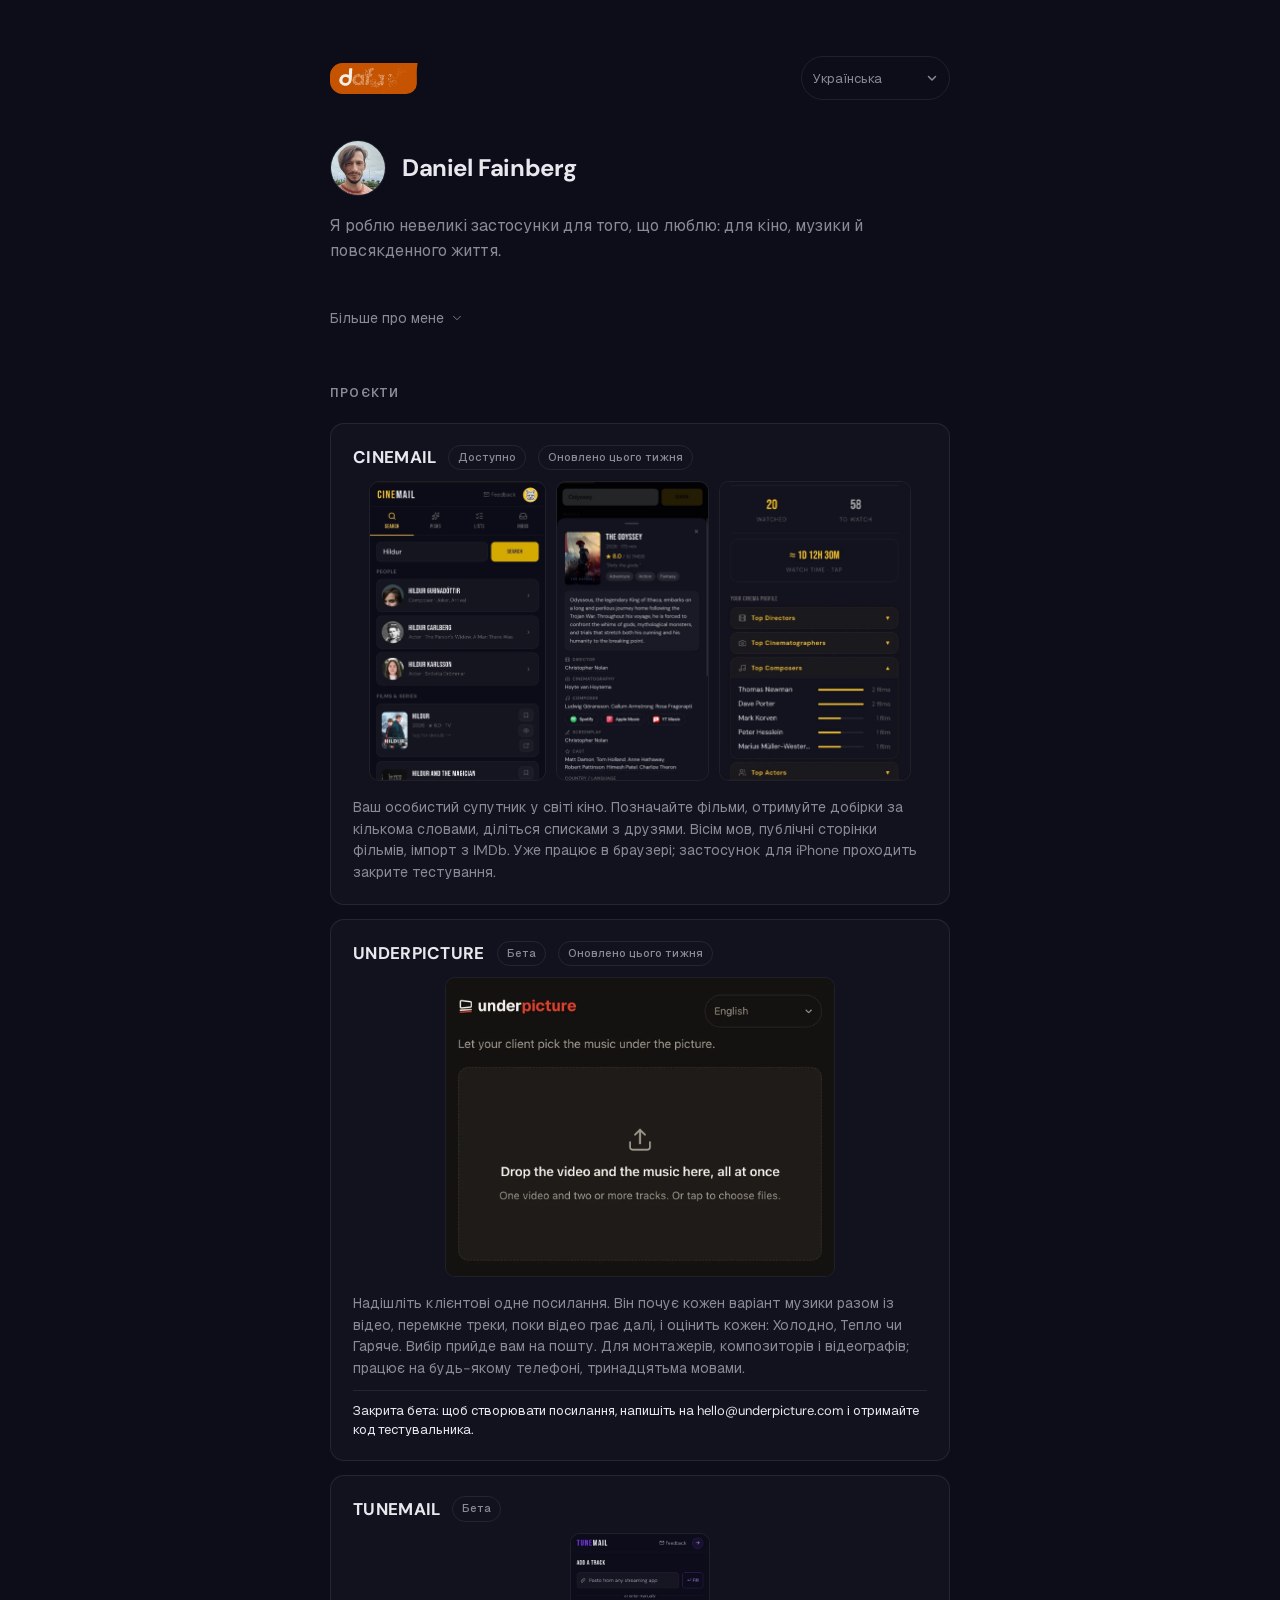
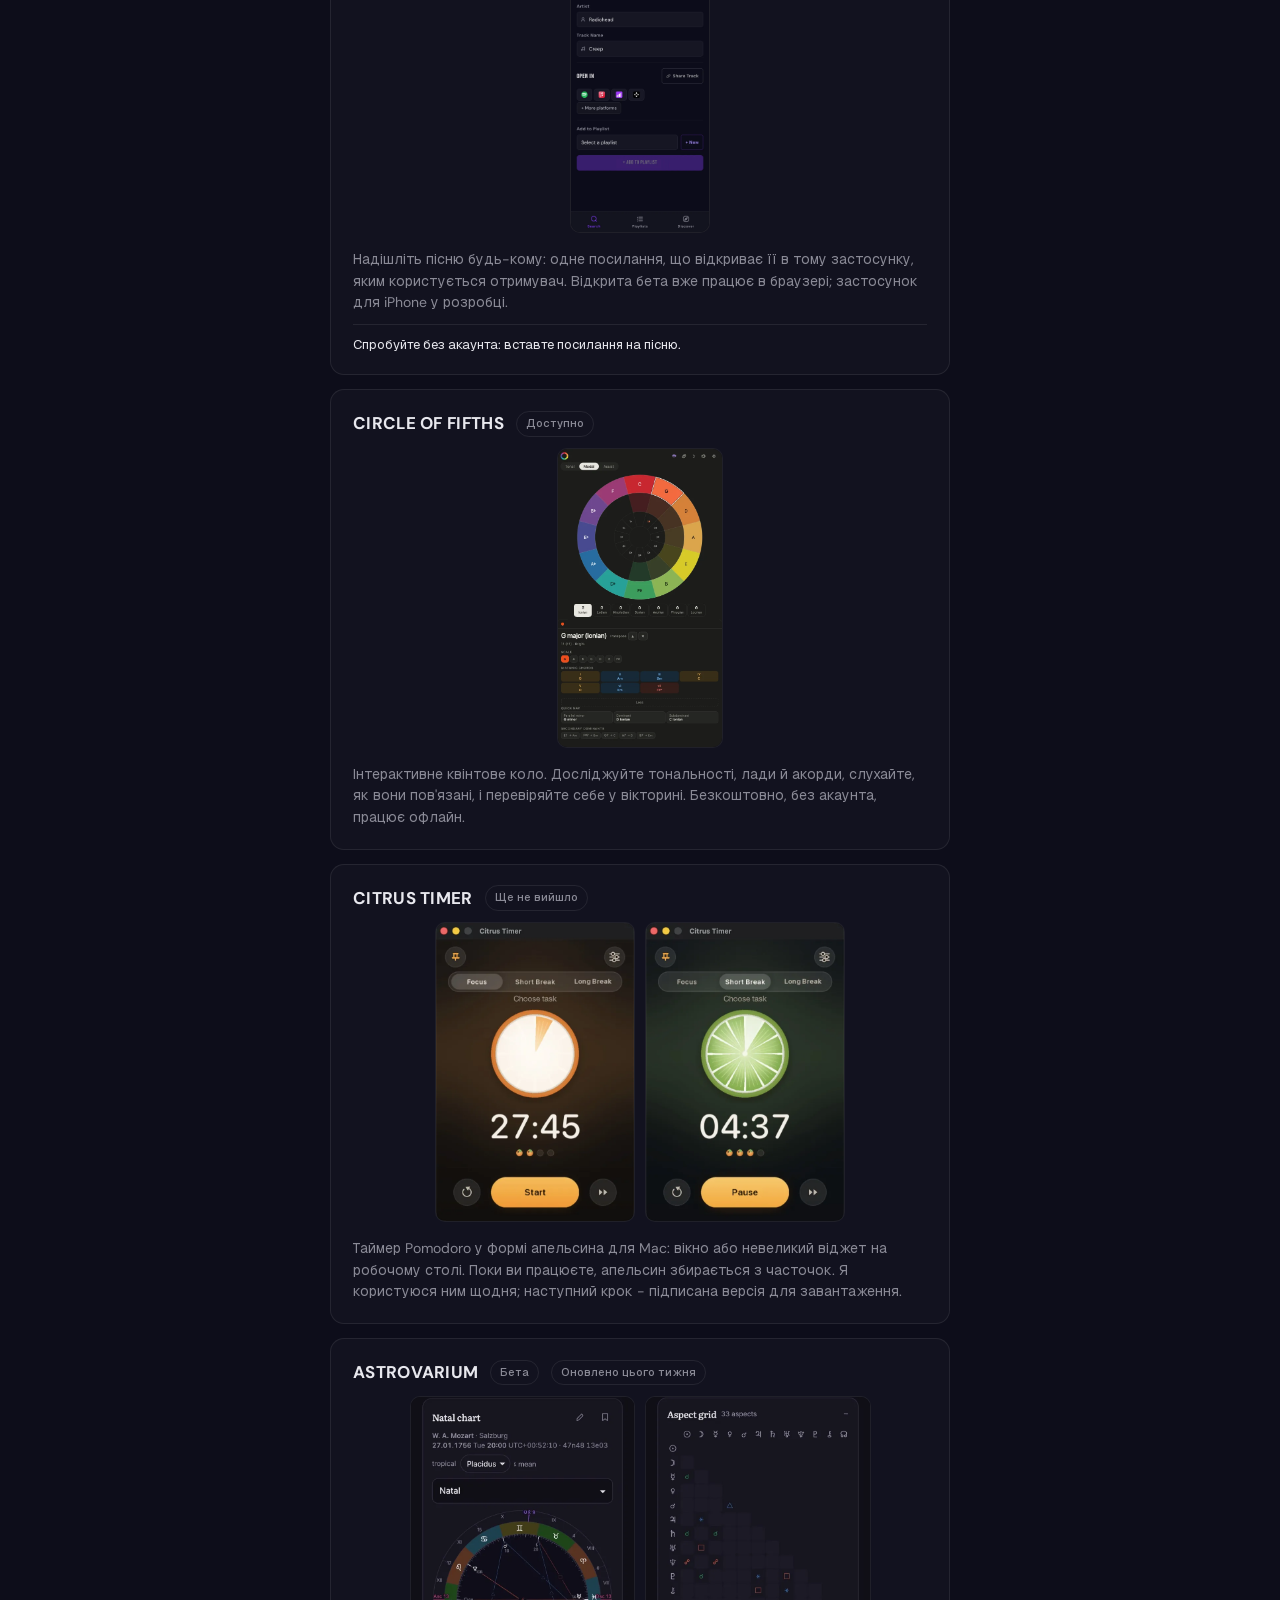
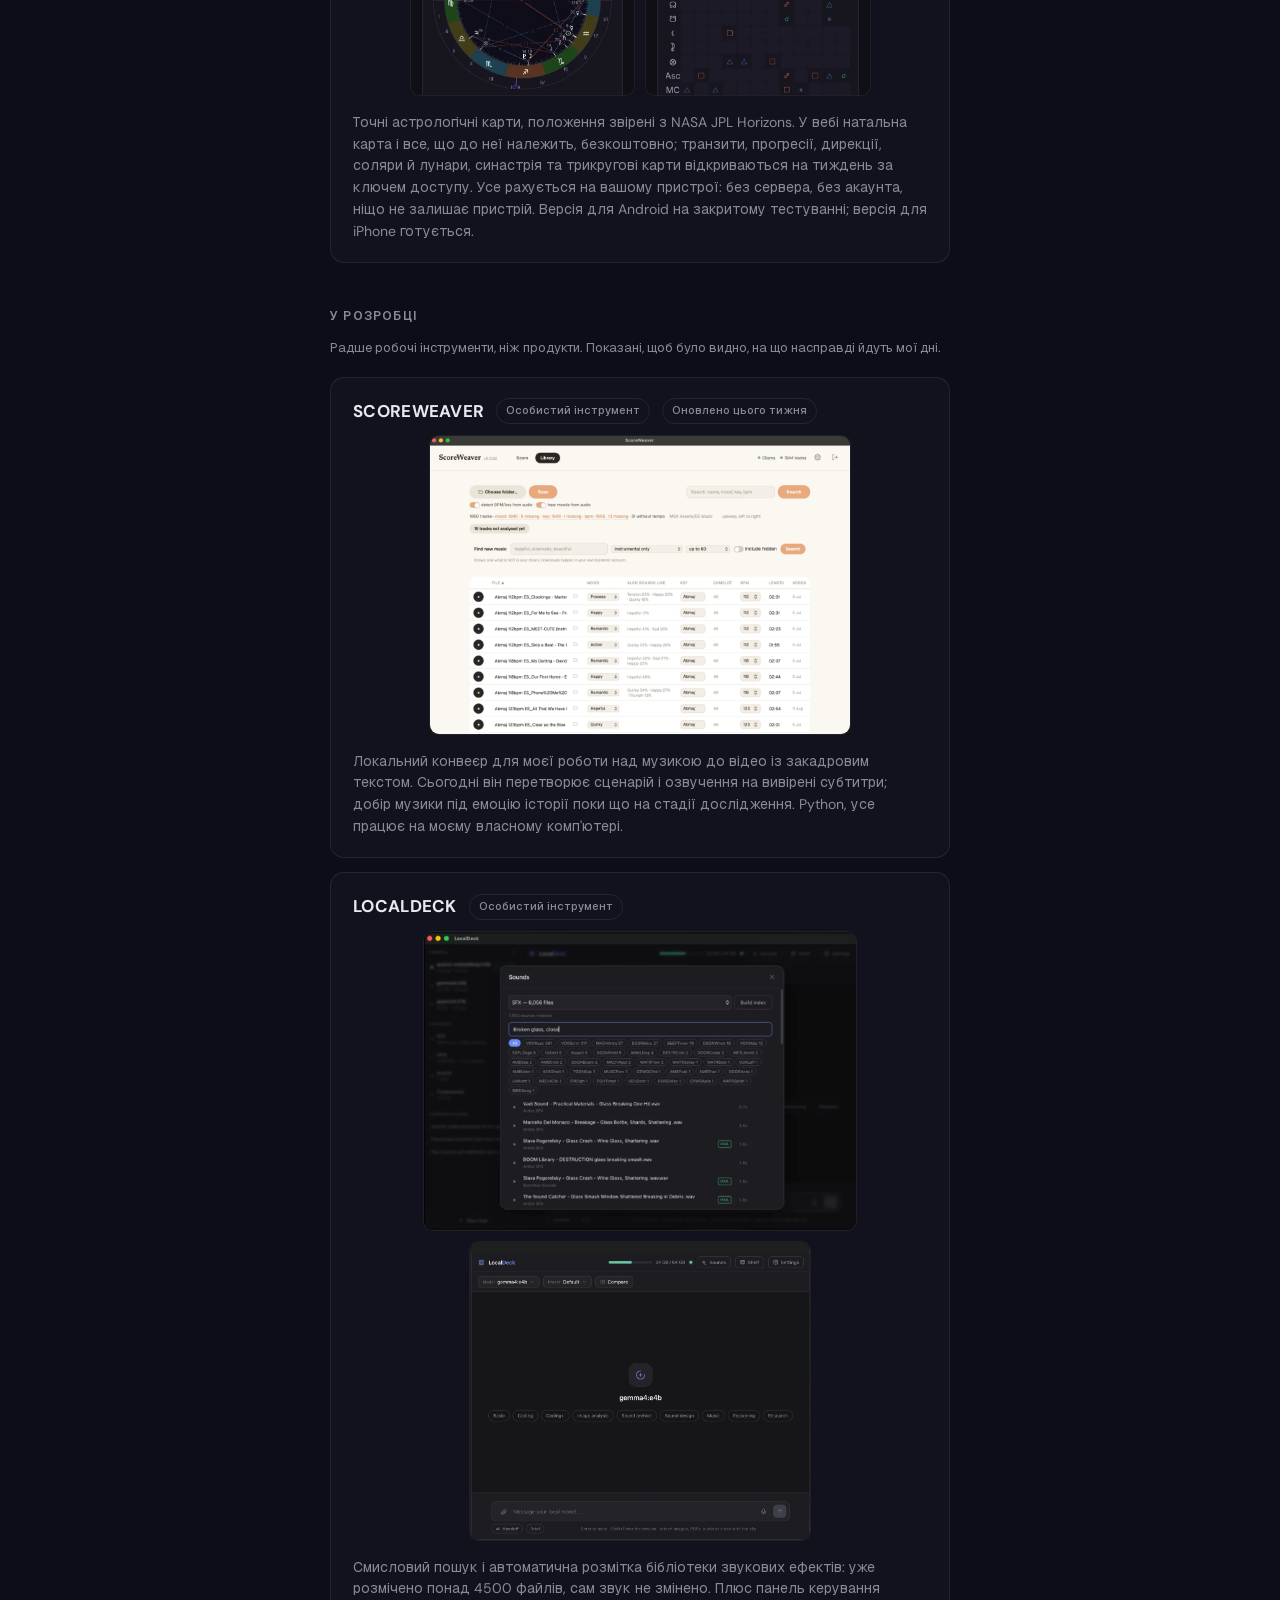
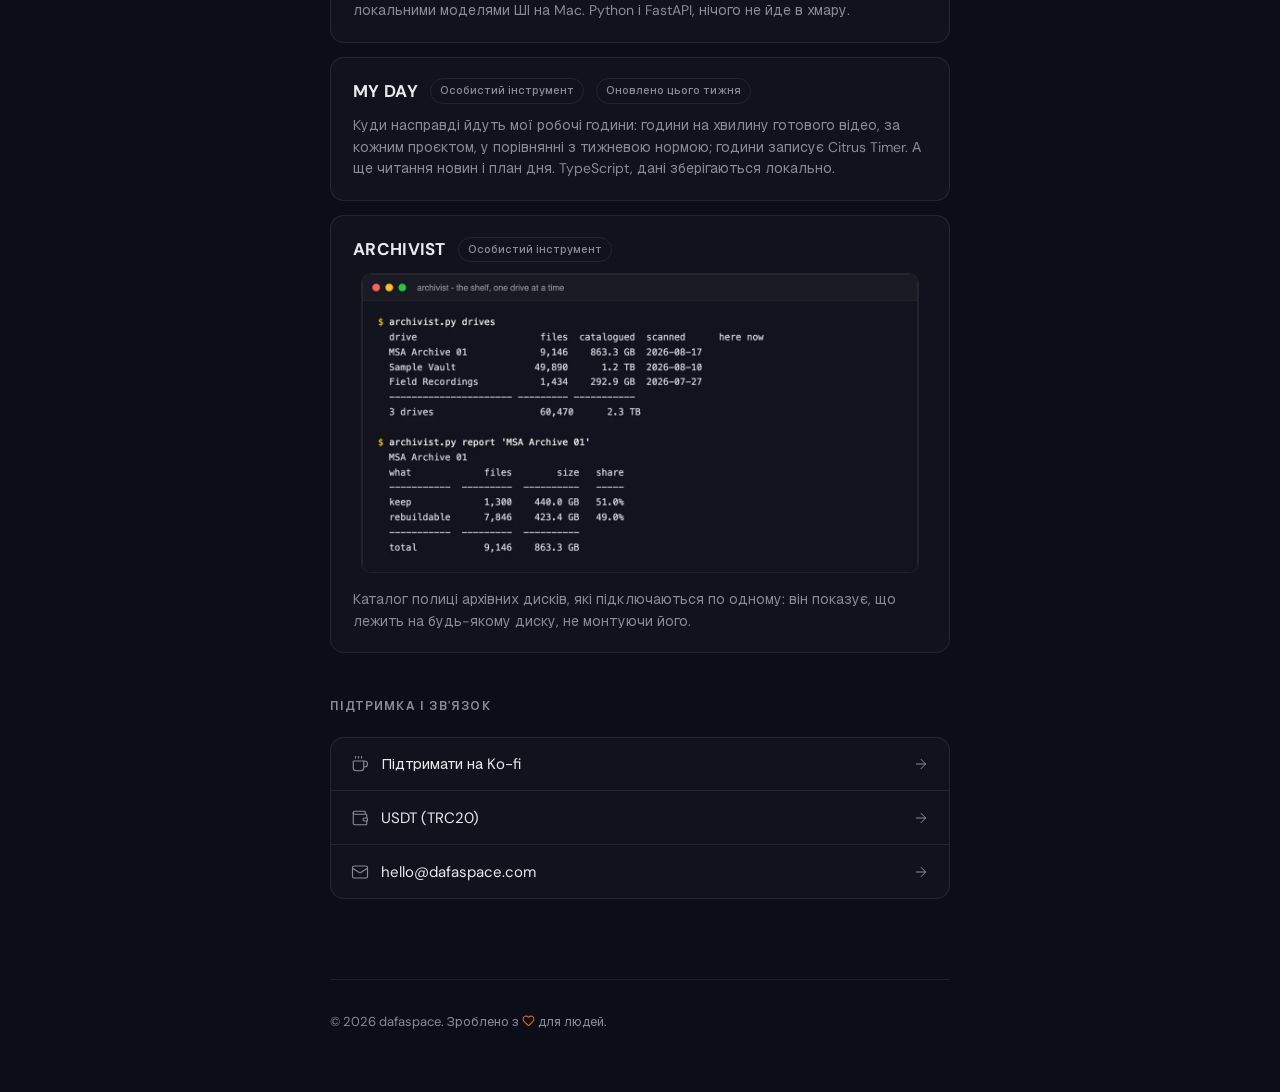
<file: uk/index.html>
<!DOCTYPE html>
<html lang="uk">
<head>
  <meta charset="UTF-8">
  <base href="../">
  <meta name="viewport" content="width=device-width, initial-scale=1.0">
  <meta name="description" data-t-attr="content:meta.description" content="Daniel Fainberg, інді-розробник і медіамитець. Невеликі застосунки під іменем dafaspace, кожен для однієї справи.">
  <meta property="og:title" data-t-attr="content:meta.title" content="dafaspace - Daniel Fainberg">
  <meta property="og:description" data-t-attr="content:meta.ogDescription" content="Невеликі застосунки від одного інді-розробника, кожен для однієї справи. Кіно, теорія музики, астрологія та інструменти для музикантів.">
  <meta property="og:type" content="website">
  <meta property="og:url" content="https://dafaspace.com/uk/">
  <meta property="og:site_name" content="dafaspace">
  <meta property="og:locale" content="uk_UA">
  <meta property="og:image" content="https://dafaspace.com/og-image.png">
  <meta property="og:image:width" content="1200">
  <meta property="og:image:height" content="630">
  <meta property="og:image:alt" content="dafaspace">
  <meta name="twitter:card" content="summary_large_image">
  <meta name="theme-color" content="#0d0d1a">
  <title data-t="meta.title">dafaspace - Daniel Fainberg</title>
  <link rel="icon" href="logo-mark.svg" type="image/svg+xml">
  <link rel="icon" href="favicon-32.png" type="image/png" sizes="32x32">
  <link rel="apple-touch-icon" href="apple-touch-icon.png">

  <link rel="preconnect" href="https://fonts.googleapis.com">
  <link rel="preconnect" href="https://fonts.gstatic.com" crossorigin>
  <link href="https://fonts.googleapis.com/css2?family=DM+Sans:wght@400;500;600;700&display=swap" rel="stylesheet">
  <!-- Japanese glyphs (Noto Sans JP, 120 slices) load only for a Japanese page or a Japanese browser,
       whose language offer on / is written in Japanese. Every other page downloads nothing of it. -->
  <script>
    if (document.documentElement.lang === 'ja' || (navigator.languages || [navigator.language]).some(l => /^ja\b/i.test(l || ''))) {
      document.write('<link rel="stylesheet" href="fonts/ja.css">');
    }
  </script>

  <style>
    /* Script partners for DM Sans, which has no Cyrillic, Georgian, Hebrew or Japanese (Tastebook,
       approved by Dafa 3 Nov 2026, the same in Cinemail and Tunemail). Only the non-Latin files are
       self-hosted, each with its unicode-range, so an English page downloads none of them.
       Licences: fonts/OFL-*.txt. */
    @font-face {
      font-family: 'Geist';
      font-style: normal;
      font-weight: 400 700;
      font-display: swap;
      src: url(fonts/geist-cyrillic-ext-400-700.woff2) format('woff2');
      unicode-range: U+0460-052F, U+1C80-1C8A, U+20B4, U+2DE0-2DFF, U+A640-A69F, U+FE2E-FE2F;
    }
    @font-face {
      font-family: 'Geist';
      font-style: normal;
      font-weight: 400 700;
      font-display: swap;
      src: url(fonts/geist-cyrillic-400-700.woff2) format('woff2');
      unicode-range: U+0301, U+0400-045F, U+0490-0491, U+04B0-04B1, U+2116;
    }
    @font-face {
      font-family: 'Noto Sans Georgian';
      font-style: normal;
      font-weight: 400 700;
      font-stretch: 62.5% 100%;
      font-display: swap;
      src: url(fonts/noto-sans-georgian-georgian-400-700.woff2) format('woff2');
      unicode-range: U+0589, U+10A0-10FF, U+1C90-1CBA, U+1CBD-1CBF, U+205A, U+2D00-2D2F, U+2E31;
    }
    @font-face {
      font-family: 'IBM Plex Sans Hebrew';
      font-style: normal;
      font-weight: 400;
      font-display: swap;
      src: url(fonts/ibm-plex-sans-hebrew-hebrew-400.woff2) format('woff2');
      unicode-range: U+0307-0308, U+0590-05FF, U+200C-2010, U+20AA, U+25CC, U+FB1D-FB4F;
    }
    @font-face {
      font-family: 'IBM Plex Sans Hebrew';
      font-style: normal;
      font-weight: 700;
      font-display: swap;
      src: url(fonts/ibm-plex-sans-hebrew-hebrew-700.woff2) format('woff2');
      unicode-range: U+0307-0308, U+0590-05FF, U+200C-2010, U+20AA, U+25CC, U+FB1D-FB4F;
    }
    @font-face {
      font-family: 'Noto Sans Arabic';
      font-style: normal;
      font-weight: 400;
      font-display: swap;
      src: url(fonts/noto-sans-arabic-arabic-400.woff2) format('woff2');
      unicode-range: U+0600-06FF, U+0750-077F, U+0870-0891, U+0897-08E1, U+08E3-08FF, U+200C-200E, U+2010-2011, U+204F, U+2E41, U+FB50-FDFF, U+FE70-FE74, U+FE76-FEFC, U+102E0-102FB, U+10E60-10E7E, U+10EC2-10EC7, U+10EC9-10EEE, U+10EF0-10EFF, U+1EE00-1EEFF;
    }
    @font-face {
      font-family: 'Noto Sans Arabic';
      font-style: normal;
      font-weight: 700;
      font-display: swap;
      src: url(fonts/noto-sans-arabic-arabic-700.woff2) format('woff2');
      unicode-range: U+0600-06FF, U+0750-077F, U+0870-0891, U+0897-08E1, U+08E3-08FF, U+200C-200E, U+2010-2011, U+204F, U+2E41, U+FB50-FDFF, U+FE70-FE74, U+FE76-FEFC, U+102E0-102FB, U+10E60-10E7E, U+10EC2-10EC7, U+10EC9-10EEE, U+10EF0-10EFF, U+1EE00-1EEFF;
    }

    *, *::before, *::after { box-sizing: border-box; margin: 0; padding: 0; }

    :root {
      color-scheme: dark;
      --bg: #0d0d1a;
      --text: #e8e8ee;
      --muted: #8a8a96;
      --accent: #D96512;
      --border: rgba(255,255,255,0.08);
      --card: rgba(255,255,255,0.025);
      --card-hover: rgba(255,255,255,0.045);
    }

    html, body {
      background: var(--bg);
      color: var(--text);
      font-family: 'DM Sans', 'Geist', 'Noto Sans Georgian', 'IBM Plex Sans Hebrew', 'Noto Sans Arabic', 'Noto Sans JP', system-ui, -apple-system, BlinkMacSystemFont, sans-serif;
      font-size: 16px;
      line-height: 1.6;
      -webkit-font-smoothing: antialiased;
      -moz-osx-font-smoothing: grayscale;
    }

    body {
      min-height: 100vh;
      display: flex;
      flex-direction: column;
      align-items: center;
      padding: 56px 24px 60px;
    }

    header, main, footer {
      width: 100%;
      max-width: 620px;
    }

    /* Header */
    .logo {
      font-size: 14px;
      font-weight: 600;
      letter-spacing: 0.5px;
      color: var(--text);
      margin-bottom: 40px;
      display: inline-flex;
      align-items: center;
      gap: 8px;
    }
    .logo-dot {
      width: 8px;
      height: 8px;
      border-radius: 50%;
      background: var(--accent);
      display: inline-block;
    }


    /* Header row: the logo, and the language pill when the site has more than one language.
       The pill is Underpicture's (app/index.html, .lang-slot / select.lang), lifted whole:
       a native select, so a phone opens its own picker, with the chevron drawn here because
       the browser's own arrow cannot be placed. */
    .top { display: flex; align-items: center; justify-content: space-between; gap: 16px; margin-bottom: 40px; }
    .top .logo { margin-bottom: 0; }
    .lang-slot { position: relative; display: inline-flex; }
    .lang-slot[hidden] { display: none; }
    .lang-slot::after { content: ""; position: absolute; inset-inline-end: 12px; top: 50%; width: 12px; height: 12px;
      transform: translateY(-50%); pointer-events: none; background: var(--muted);
      -webkit-mask: url("data:image/svg+xml,%3Csvg xmlns='http://www.w3.org/2000/svg' viewBox='0 0 12 12'%3E%3Cpath d='M2.5 4.5 6 8l3.5-3.5' fill='none' stroke='black' stroke-width='1.5' stroke-linecap='round' stroke-linejoin='round'/%3E%3C/svg%3E") center / contain no-repeat;
              mask: url("data:image/svg+xml,%3Csvg xmlns='http://www.w3.org/2000/svg' viewBox='0 0 12 12'%3E%3Cpath d='M2.5 4.5 6 8l3.5-3.5' fill='none' stroke='black' stroke-width='1.5' stroke-linecap='round' stroke-linejoin='round'/%3E%3C/svg%3E") center / contain no-repeat; }
    select.lang { font: inherit; font-size: 13px; color: var(--muted); background: transparent; border: 1px solid var(--border);
      border-radius: 999px; padding-block: .5em; padding-inline: .9em 2.2em; min-height: 44px; max-width: 12em; cursor: pointer;
      -webkit-appearance: none; appearance: none; -webkit-tap-highlight-color: transparent; }
    select.lang:hover { color: var(--text); }
    /* The browser shapes every language name in the pill, so with the full stack each page would fetch
       every partner file just for them. The pill carries only the partner of the page's own language;
       the other names fall to the system font, and the open list is drawn by the system anyway. */
    select.lang { font-family: 'DM Sans', system-ui, sans-serif; line-height: 1; }
    :lang(ru) select.lang, :lang(uk) select.lang { font-family: 'DM Sans', 'Geist', system-ui, sans-serif; }
    :lang(ka) select.lang { font-family: 'DM Sans', 'Noto Sans Georgian', system-ui, sans-serif; }
    :lang(he) select.lang { font-family: 'DM Sans', 'IBM Plex Sans Hebrew', system-ui, sans-serif; }
    :lang(ar) select.lang { font-family: 'DM Sans', 'Noto Sans Arabic', system-ui, sans-serif; }
    :lang(ja) select.lang { font-family: 'DM Sans', 'Noto Sans JP', system-ui, sans-serif; }

    /* The language offer, on "/" only: a quiet line in the reader's own language, never a redirect */
    .lang-offer { display: flex; align-items: center; gap: 12px; margin: -20px 0 28px;
      font-size: 14px; color: var(--muted); line-height: 1.4; }
    .lang-offer-text { flex: 0 1 auto; min-width: 0; }
    .lang-offer[hidden] { display: none; }
    .lang-offer button {
      display: inline-flex; align-items: center; justify-content: center;
      font: inherit; line-height: 1; min-height: 44px; padding: 0 .6em;
      background: none; border: 0; color: var(--text); cursor: pointer;
      -webkit-appearance: none; appearance: none; -webkit-tap-highlight-color: transparent;
      text-box: trim-both cap alphabetic;
    }
    .lang-offer .lang-offer-go { flex: none; padding: 0; text-decoration: underline; text-decoration-color: rgba(255,255,255,0.25);
      text-decoration-thickness: 1px; text-underline-offset: 5px; }
    .lang-offer .lang-offer-close { flex: none; color: var(--muted); min-width: 44px; margin-inline-start: auto; }

    /* Japanese: no line may open with a small kana or a closing mark */
    :lang(ja) { line-break: strict; }

    /* Hero */
    .hero {
      display: flex;
      align-items: center;
      gap: 16px;
      margin-bottom: 18px;
    }
    .avatar {
      width: 56px;
      height: 56px;
      border-radius: 50%;
      object-fit: cover;
      border: 1px solid var(--border);
      flex-shrink: 0;
    }
    h1 {
      font-size: 24px;
      font-weight: 700;
      letter-spacing: -0.4px;
      line-height: 1.2;
    }
    .tagline {
      font-size: 16px;
      color: var(--muted);
      margin-bottom: 32px;
      line-height: 1.55;
    }

    /* About paragraphs */
    .bio p {
      font-size: 15px;
      color: var(--text);
      margin-bottom: 12px;
      line-height: 1.65;
    }
    .bio p:last-child { margin-bottom: 0; }
    .bio a {
      color: var(--text);
      text-decoration: none;
      border-bottom: 1px solid var(--border);
      transition: border-color 0.15s ease;
    }
    .bio a:hover { border-color: var(--accent); }
    /* The rest of the bio folds away, so the first projects fit on a phone screen */
    .bio details { margin-top: 4px; }
    .bio summary {
      display: inline-flex;
      align-items: center;
      gap: 6px;
      min-height: 44px;
      font-size: 14px;
      line-height: 1;
      text-box: trim-both cap alphabetic;
      color: var(--muted);
      cursor: pointer;
      list-style: none;
      -webkit-tap-highlight-color: transparent;
    }
    .bio summary::-webkit-details-marker { display: none; }
    .bio summary:hover { color: var(--text); }
    .bio summary svg { transition: transform 0.2s ease; }
    .bio details[open] summary svg { transform: rotate(180deg); }
    .bio details[open] summary { margin-bottom: 8px; }
    .bio summary .less, .bio details[open] summary .more { display: none; }
    .bio details[open] summary .less { display: inline; }

    /* Section */
    section { margin-top: 44px; }
    h2 {
      font-size: 12px;
      font-weight: 600;
      letter-spacing: 1.2px;
      text-transform: uppercase;
      color: var(--muted);
      margin-bottom: 20px;
    }
    /* Headings in the script partners: bold, and Georgian on its condensed width (family rule). */
    :lang(ka) h2, :lang(he) h2, :lang(ja) h2 { font-weight: 700; }
    :lang(ka) h2 { font-stretch: 62.5%; }
    /* Arabic letters join: tracking breaks the joins, and the script has no capitals */
    :lang(ar) h2 { font-weight: 700; letter-spacing: 0; text-transform: none; }

    /* Project card */
    .project {
      /* Flex column so the name can be read before the picture, without
         reordering the markup. */
      display: flex;
      flex-direction: column;
      padding: 20px 22px;
      background: var(--card);
      border: 1px solid var(--border);
      border-radius: 14px;
      text-decoration: none;
      color: var(--text);
      transition: background 0.2s ease, transform 0.2s ease;
      margin-bottom: 14px;
    }
    .project:hover {
      background: var(--card-hover);
      transform: translateY(-1px);
    }
    .project-head {
      display: flex;
      flex-wrap: wrap;                  /* a translated badge can be twice as long as the English */
      align-items: center;
      gap: 8px 12px;
      margin-bottom: 10px;
    }
    .project-logo {
      font-size: 17px;
      line-height: 1.6;
      font-weight: 700;
      letter-spacing: 0.3px;
    }
    .project-logo, .project-logo span { color: var(--text); }
    .project-status {
      white-space: nowrap;
      font-size: 11px;
      color: var(--muted);
      padding: 3px 9px;
      border: 1px solid var(--border);
      border-radius: 100px;
      font-weight: 500;
    }
    .project-desc {
      font-size: 14px;
      color: var(--muted);
      line-height: 1.55;
    }
    .project-note {
      font-size: 13px;
      color: var(--text);
      margin-top: 10px;
      padding-top: 10px;
      border-top: 1px solid var(--border);
      line-height: 1.5;
    }
    /* Non-clickable card, for work with nothing public to link to yet */
    .project--static { cursor: default; }
    .project--static:hover { background: var(--card); transform: none; }

    /* Reading order inside a card: name first, then the picture, then the
       words. Set here rather than in the markup so the source stays plain. */
    .project-head  { order: 1; }
    .project-shot,
    .project-shots,
    .project > a   { order: 2; }
    .project-desc  { order: 3; }
    .project-note  { order: 4; }

    /* Screenshot. Height-capped so a card stays scannable: nine full-height
       captures made the page a very long scroll. Shown whole, never cropped -
       cropping cut off the parts of an interface that say what the app does. */
    .project-shot {
      display: block;
      width: auto;
      max-width: 100%;
      max-height: 300px;
      height: auto;
      border-radius: 10px;
      border: 1px solid var(--border);
      margin: 0 auto 16px;
      background: rgba(0,0,0,0.25);
      object-fit: contain;
    }
    .project > a { text-decoration: none; }

    /* Frames that only make sense together, in one row. */
    .project-shots {
      display: flex;
      gap: 10px;
      justify-content: center;
      align-items: flex-start;
      margin-bottom: 16px;
    }
    .project-shots .project-shot {
      margin: 0;
      min-width: 0;
      max-height: 300px;
    }
    /* Stacked frames, for wide captures that would be unreadable side by side. */
    .project-shots--stack { flex-direction: column; align-items: center; }
    .section-note {
      font-size: 13px;
      color: var(--muted);
      margin: -8px 0 18px;
      line-height: 1.55;
    }

    /* Freshness badge. Hidden by default; the weekly script turns on only the
       projects that actually moved, by writing selectors into the block below.
       Deliberately NOT a "last updated" date: a finished, stable app would then
       look abandoned, while an absent badge claims nothing at all. */
    .fresh {
      display: none;
      font-size: 11px;
      font-weight: 500;
      color: var(--muted);
      padding: 3px 9px;
      border: 1px solid var(--border);
      border-radius: 100px;
      white-space: nowrap;
    }

    /* Connect / Support links */
    .links {
      display: flex;
      flex-direction: column;
      gap: 1px;
      border: 1px solid var(--border);
      border-radius: 14px;
      overflow: hidden;
      background: var(--card);
    }
    .links a, .links button {
      display: flex;
      align-items: center;
      justify-content: space-between;
      padding: 14px 20px;
      color: var(--text);
      text-decoration: none;
      font-size: 15px;
      transition: background 0.15s ease;
      border-bottom: 1px solid var(--border);
    }
    .links button {
      width: 100%; font: inherit; font-size: 15px; line-height: inherit; text-align: start; cursor: pointer;
      background: none; border-width: 0 0 1px; border-style: solid; border-color: var(--border);
      -webkit-appearance: none; appearance: none; -webkit-tap-highlight-color: transparent;
    }
    .links a:last-child { border-bottom: none; }
    .links a:hover, .links button:hover { background: var(--card-hover); }
    .links .label { display: flex; align-items: center; gap: 12px; }
    .links .label-icon {
      width: 18px; height: 18px;
      display: inline-flex;
      align-items: center; justify-content: center;
      color: var(--muted);
    }
    .links .arrow {
      display: inline-flex;
      color: var(--muted);
      transition: transform 0.15s ease, color 0.15s ease;
    }
    .links a:hover .arrow, .links button:hover .arrow { transform: translateX(2px); color: var(--text); }
    /* Right to left, the arrow points the way the row reads */
    [dir="rtl"] .links .arrow { transform: scaleX(-1); }
    [dir="rtl"] .links a:hover .arrow, [dir="rtl"] .links button:hover .arrow { transform: scaleX(-1) translateX(2px); }
    .visually-hidden { position: absolute; width: 1px; height: 1px; margin: -1px; overflow: hidden; clip-path: inset(50%); white-space: nowrap; }

    /* Footer */
    footer {
      margin-top: 80px;
      padding-top: 32px;
      border-top: 1px solid var(--border);
      font-size: 13px;
      color: var(--muted);
      line-height: 1.6;
    }
    footer .heart { display: inline-block; width: 13px; height: 13px; vertical-align: -1px; background: var(--accent);
      -webkit-mask: url("data:image/svg+xml,%3Csvg xmlns='http://www.w3.org/2000/svg' viewBox='0 0 24 24'%3E%3Cpath d='M2 9.5a5.5 5.5 0 0 1 9.591-3.676.56.56 0 0 0 .818 0A5.49 5.49 0 0 1 22 9.5c0 2.29-1.5 4-3 5.5l-5.492 5.313a2 2 0 0 1-3 0L5 15c-1.5-1.5-3-3.2-3-5.5' fill='none' stroke='black' stroke-width='2' stroke-linecap='round' stroke-linejoin='round'/%3E%3C/svg%3E") center / contain no-repeat;
              mask: url("data:image/svg+xml,%3Csvg xmlns='http://www.w3.org/2000/svg' viewBox='0 0 24 24'%3E%3Cpath d='M2 9.5a5.5 5.5 0 0 1 9.591-3.676.56.56 0 0 0 .818 0A5.49 5.49 0 0 1 22 9.5c0 2.29-1.5 4-3 5.5l-5.492 5.313a2 2 0 0 1-3 0L5 15c-1.5-1.5-3-3.2-3-5.5' fill='none' stroke='black' stroke-width='2' stroke-linecap='round' stroke-linejoin='round'/%3E%3C/svg%3E") center / contain no-repeat; }
    footer a { color: var(--muted); text-decoration: none; border-bottom: 1px solid var(--border); }
    footer a:hover { color: var(--text); border-color: var(--text); }

    /* Mobile */
    @media (max-width: 600px) {
      body { padding: 48px 20px 40px; }
      .top { margin-bottom: 44px; }
      .tagline { font-size: 16px; }
      section { margin-top: 44px; }
    }
  </style>

  <!-- Generated from index.html by tools/i18n.mjs. Edit index.html and i18n/uk.json, not this file. -->
  <!-- I18N:START - written by tools/i18n.mjs build. Do not hand-edit inside. -->
  <link rel="canonical" href="https://dafaspace.com/uk/">
  <link rel="alternate" hreflang="en" href="https://dafaspace.com/">
  <link rel="alternate" hreflang="ru" href="https://dafaspace.com/ru/">
  <link rel="alternate" hreflang="uk" href="https://dafaspace.com/uk/">
  <link rel="alternate" hreflang="ka" href="https://dafaspace.com/ka/">
  <link rel="alternate" hreflang="es" href="https://dafaspace.com/es/">
  <link rel="alternate" hreflang="pt-BR" href="https://dafaspace.com/pt-BR/">
  <link rel="alternate" hreflang="fr" href="https://dafaspace.com/fr/">
  <link rel="alternate" hreflang="de" href="https://dafaspace.com/de/">
  <link rel="alternate" hreflang="it" href="https://dafaspace.com/it/">
  <link rel="alternate" hreflang="tr" href="https://dafaspace.com/tr/">
  <link rel="alternate" hreflang="ja" href="https://dafaspace.com/ja/">
  <link rel="alternate" hreflang="he" href="https://dafaspace.com/he/">
  <link rel="alternate" hreflang="ar" href="https://dafaspace.com/ar/">
  <link rel="alternate" hreflang="x-default" href="https://dafaspace.com/">
  <script>window.SITE_LANGS = [{"code":"en","name":"English","dir":"ltr","path":"/"},{"code":"ru","name":"Русский","dir":"ltr","path":"/ru/","offer":{"text":"Открыть эту страницу на русском?","yes":"Открыть","close":"Закрыть"}},{"code":"uk","name":"Українська","dir":"ltr","path":"/uk/","offer":{"text":"Відкрити цю сторінку українською?","yes":"Відкрити","close":"Закрити"}},{"code":"ka","name":"ქართული","dir":"ltr","path":"/ka/","offer":{"text":"გავხსნა ეს გვერდი ქართულად?","yes":"გახსნა","close":"დახურვა"}},{"code":"es","name":"Español","dir":"ltr","path":"/es/","offer":{"text":"¿Abrir esta página en español?","yes":"Abrir","close":"Cerrar"}},{"code":"pt-BR","name":"Português (Brasil)","dir":"ltr","path":"/pt-BR/","offer":{"text":"Abrir esta página em português?","yes":"Abrir","close":"Fechar"}},{"code":"fr","name":"Français","dir":"ltr","path":"/fr/","offer":{"text":"Ouvrir cette page en français ?","yes":"Ouvrir","close":"Fermer"}},{"code":"de","name":"Deutsch","dir":"ltr","path":"/de/","offer":{"text":"Diese Seite auf Deutsch öffnen?","yes":"Öffnen","close":"Schließen"}},{"code":"it","name":"Italiano","dir":"ltr","path":"/it/","offer":{"text":"Aprire questa pagina in italiano?","yes":"Apri","close":"Chiudi"}},{"code":"tr","name":"Türkçe","dir":"ltr","path":"/tr/","offer":{"text":"Bu sayfa Türkçe açılsın mı?","yes":"Aç","close":"Kapat"}},{"code":"ja","name":"日本語","dir":"ltr","path":"/ja/","offer":{"text":"このページを日本語で開きますか？","yes":"開く","close":"閉じる"}},{"code":"he","name":"עברית","dir":"rtl","path":"/he/","offer":{"text":"לפתוח את הדף הזה בעברית?","yes":"פתיחה","close":"סגירה"}},{"code":"ar","name":"العربية","dir":"rtl","path":"/ar/","offer":{"text":"هل تريد فتح هذه الصفحة بالعربية؟","yes":"فتح","close":"إغلاق"}}]</script>
  <!-- I18N:END -->

  <!-- FRESH:START - written weekly by _portfolio/site-weekly.mjs. Do not hand-edit
       inside; edit the badge style above, or the script, instead. -->
  <style id="fresh-rules">
#p-cinemail .fresh,
#p-underpicture .fresh,
#p-astrotrip .fresh,
#p-scoreweaver .fresh,
#p-myday .fresh { display: inline-flex }
  </style>
  <!-- FRESH:END -->
</head>
<body>
  <header class="top">
    <div class="logo"><span id="logo"></span></div>
    <span class="lang-slot" hidden data-label="Мова" data-t-attr="data-label:lang.label"></span>
  </header>

  <main>
    <div class="lang-offer" hidden>
      <span class="lang-offer-text" data-t="offer.text">Відкрити цю сторінку українською?</span>
      <button type="button" class="lang-offer-go" data-t="offer.yes">Відкрити</button>
      <button type="button" class="lang-offer-close" aria-label="Закрити" data-t-attr="aria-label:offer.close"><svg width="14" height="14" viewBox="0 0 24 24" fill="none" stroke="currentColor" stroke-width="1.5" stroke-linecap="round" aria-hidden="true"><path d="M6 6l12 12M18 6L6 18"/></svg></button>
    </div>

    <div class="hero">
      <img class="avatar" src="photo.webp" alt="" width="56" height="56">
      <h1>Daniel Fainberg</h1>
    </div>
    <p class="tagline" data-t="tagline">Я роблю невеликі застосунки для того, що люблю: для кіно, музики й повсякденного життя.</p>

    <div class="bio">
      <details>
        <summary><span class="more" data-t="bio.more">Більше про мене</span><span class="less" data-t="bio.less">Згорнути</span><svg width="14" height="14" viewBox="0 0 24 24" fill="none" stroke="currentColor" stroke-width="1.5" stroke-linecap="round" stroke-linejoin="round" aria-hidden="true"><path d="M6 9l6 6 6-6"/></svg></summary>
      <p data-t="bio.background">Я прийшов із візуального світу: фотографія, відеозйомка, відеоарт для театральних вистав. Багато років я з цікавістю спостерігаю, як зображення, звук і ритм передають людський досвід, емоції та почуття.</p>
      <p data-t="bio.youtube">Уже п'ять років я працюю саунд-дизайнером і музичним редактором YouTube-каналу, який за цей час виріс до 27 мільйонів підписників.</p>
      <p data-t="bio.study">Зараз я в магістратурі Arts University Bournemouth за програмою <strong>MA Professional Media Composition</strong>: вчуся писати музику для кіно.</p>
      <p data-t="bio.dafaspace">Під іменем <strong>dafaspace</strong> я роблю застосунки, якими хотів би користуватися сам, і справді користуюся ними щодня. Я щиро тішуся, коли бачу, що мої застосунки роблять чиєсь життя трохи простішим чи приємнішим. Я вірю в людей і в справжнє людське спілкування, тож ніщо не тішить мене більше, ніж коли близькі за духом люди знаходять одне одного і стається це маленьке диво живої зустрічі.</p>
      <p data-t="bio.contact">Питання про застосунки чи ідея для спільної роботи? Пишіть на <a href="mailto:hello@dafaspace.com">hello@dafaspace.com</a>. Я читаю кожен лист.</p>
      </details>
    </div>

    <section>
      <h2 data-t="sec.projects">Проєкти</h2>

      <a id="p-cinemail" class="project" aria-labelledby="n-cinemail s-cinemail" href="https://cinemail.app" target="_blank" rel="noopener">
        <div class="project-shots">
          <img class="project-shot" data-t-attr="alt:cinemail.shot1" src="shots/cinemail1.webp" alt="Пошук за запитом Hildur у Cinemail: серед людей першою стоїть композиторка Hildur Gudnadottir, за нею відповідні фільми й серіали" fetchpriority="high" width="706" height="1200">
          <img class="project-shot" data-t-attr="alt:cinemail.shot2" src="shots/cinemail.webp" alt="Сторінка фільму в Cinemail: постер, рейтинг, опис, режисер, оператор і композитори, посилання на саундтрек у Spotify, Apple Music і YouTube Music" width="608" height="1200">
          <img class="project-shot" data-t-attr="alt:cinemail.shot3" src="shots/cinemail2.webp" alt="Профіль переглядів у Cinemail: переглянуті фільми й ті, що ще попереду, загальний час перегляду та рейтинг композиторів, яких користувач чув найчастіше" width="765" height="1200">
        </div>
        <div class="project-head">
          <h3 class="project-logo" id="n-cinemail"><span>CINE</span>MAIL</h3>
          <div class="project-status" id="s-cinemail" data-t="status.live">Доступно</div>
          <div class="fresh" data-t="badge.fresh">Оновлено цього тижня</div>
        </div>
        <div class="project-desc" data-t="cinemail.desc">Ваш особистий супутник у світі кіно. Позначайте фільми, отримуйте добірки за кількома словами, діліться списками з друзями. Вісім мов, публічні сторінки фільмів, імпорт з IMDb. Уже працює в браузері; застосунок для iPhone проходить закрите тестування.</div>
      </a>

      <a id="p-underpicture" class="project" aria-labelledby="n-underpicture s-underpicture" href="https://underpicture.com" target="_blank" rel="noopener">
        <img class="project-shot" data-t-attr="alt:underpicture.shot1" src="shots/underpicture.webp" alt="Стартовий екран Underpicture: перетягніть одразу одне відео і два чи більше музичних треки, щоб створити посилання для клієнта" loading="lazy" width="1040" height="800">
        <div class="project-head">
          <h3 class="project-logo" id="n-underpicture"><span>UNDER</span>PICTURE</h3>
          <div class="project-status" id="s-underpicture" data-t="status.beta">Бета</div>
          <div class="fresh" data-t="badge.fresh">Оновлено цього тижня</div>
        </div>
        <div class="project-desc" data-t="underpicture.desc">Надішліть клієнтові одне посилання. Він почує кожен варіант музики разом із відео, перемкне треки, поки відео грає далі, і оцінить кожен: Холодно, Тепло чи Гаряче. Вибір прийде вам на пошту. Для монтажерів, композиторів і відеографів; працює на будь-якому телефоні, тринадцятьма мовами.</div>
        <div class="project-note" data-t="underpicture.note">Закрита бета: щоб створювати посилання, напишіть на hello@underpicture.com і отримайте код тестувальника.</div>
      </a>

      <a id="p-tunemail" class="project" aria-labelledby="n-tunemail s-tunemail" href="https://tunemail.app" target="_blank" rel="noopener">
        <img class="project-shot" data-t-attr="alt:tunemail.shot1" src="shots/tunemail.webp" alt="Tunemail на телефоні: вставлене посилання Spotify розпізнано як Radiohead, Creep, з кнопками, що відкривають ту саму пісню в Spotify, Apple Music, Deezer і Tidal" loading="lazy" width="780" height="1688">
        <div class="project-head">
          <h3 class="project-logo" id="n-tunemail"><span>TUNE</span>MAIL</h3>
          <div class="project-status" id="s-tunemail" data-t="status.beta">Бета</div>
          <div class="fresh" data-t="badge.fresh">Оновлено цього тижня</div>
        </div>
        <div class="project-desc" data-t="tunemail.desc">Надішліть пісню будь-кому: одне посилання, що відкриває її в тому застосунку, яким користується отримувач. Відкрита бета вже працює в браузері; застосунок для iPhone у розробці.</div>
        <div class="project-note" data-t="tunemail.note">Спробуйте без акаунта: вставте посилання на пісню.</div>
      </a>

      <a id="p-fifths" class="project" aria-labelledby="n-fifths s-fifths" href="https://dafaspace.github.io/fifths/" target="_blank" rel="noopener">
        <img class="project-shot" data-t-attr="alt:fifths.shot1" src="shots/fifths.webp" alt="Інтерфейс Another Circle Of Fifths у режимі ладів: кольорове коло тональностей, сім ладів від соль, а також гама, діатонічні акорди та побічні домінанти для соль іонійського" loading="lazy" width="538" height="981">
        <div class="project-head">
          <h3 class="project-logo" id="n-fifths"><span>CIRCLE</span> OF FIFTHS</h3>
          <div class="project-status" id="s-fifths" data-t="status.live">Доступно</div>
          <div class="fresh" data-t="badge.fresh">Оновлено цього тижня</div>
        </div>
        <div class="project-desc" data-t="fifths.desc">Інтерактивне квінтове коло. Досліджуйте тональності, лади й акорди, слухайте, як вони пов'язані, і перевіряйте себе у вікторині. Безкоштовно, без акаунта, працює офлайн.</div>
      </a>

      <div id="p-citrus" class="project project--static">
        <div class="project-shots">
          <img class="project-shot" data-t-attr="alt:citrus.shot1" src="shots/citrus-focus.webp" alt="Citrus Timer у режимі фокусу: часточка апельсина заповнюється за годинниковою стрілкою, лишилося 27 хвилин 45 секунд" loading="lazy" width="597" height="900">
          <img class="project-shot" data-t-attr="alt:citrus.shot2" src="shots/citrus-break.webp" alt="Citrus Timer під час короткої перерви: фрукт перетворився на зелений лайм, лишилося 4 хвилини 37 секунд" loading="lazy" width="597" height="900">
        </div>
        <div class="project-head">
          <h3 class="project-logo"><span>CITRUS</span> TIMER</h3>
          <div class="project-status" data-t="status.notReleased">Ще не вийшло</div>
          <div class="fresh" data-t="badge.fresh">Оновлено цього тижня</div>
        </div>
        <div class="project-desc" data-t="citrus.desc">Таймер Pomodoro у формі апельсина для Mac: вікно або невеликий віджет на робочому столі. Поки ви працюєте, апельсин збирається з часточок. Я користуюся ним щодня; наступний крок - підписана версія для завантаження.</div>
      </div>


      <a id="p-astrotrip" class="project" aria-labelledby="n-astrotrip s-astrotrip" href="https://astrovarium.com/" target="_blank" rel="noopener">
        <div class="project-shots">
          <img class="project-shot" data-t-attr="alt:astrotrip.shot1" src="shots/astrovarium-natal.webp" alt="Натальна карта в Astrovarium за системою домів Плацидуса: зодіакальне коло, куспіди домів, положення планет і лінії аспектів" loading="lazy" width="675" height="900">
          <img class="project-shot" data-t-attr="alt:astrotrip.shot2" src="shots/astrovarium-aspects.webp" alt="Сітка аспектів тієї ж карти: усі аспекти між планетами, вузлами, Ліліт, Парсом Фортуни та кутами карти; орбіс відкривається дотиком." loading="lazy" width="675" height="900">
        </div>
        <div class="project-head">
          <h3 class="project-logo" id="n-astrotrip"><span>ASTRO</span>VARIUM</h3>
          <div class="project-status" id="s-astrotrip" data-t="status.beta">Бета</div>
          <div class="fresh" data-t="badge.fresh">Оновлено цього тижня</div>
        </div>
        <div class="project-desc" data-t="astrotrip.desc">Точні астрологічні карти, положення звірені з NASA JPL Horizons. У вебі натальна карта і все, що до неї належить, безкоштовно; транзити, прогресії, дирекції, соляри й лунари, синастрія та трикругові карти відкриваються на тиждень за ключем доступу. Усе рахується на вашому пристрої: без сервера, без акаунта, ніщо не залишає пристрій. Версія для Android на закритому тестуванні; версія для iPhone готується.</div>
      </a>


    </section>

    <section>
      <h2 data-t="sec.dev">У розробці</h2>
      <p class="section-note" data-t="sec.devNote">Радше робочі інструменти, ніж продукти. Показані, щоб було видно, на що насправді йдуть мої дні.</p>

      <div id="p-scoreweaver" class="project project--static">
        <a href="shots/scoreweaver.png" target="_blank" rel="noopener" title="Відкрити в повному розмірі" data-t-attr="title:common.openFull">
          <img class="project-shot" data-t-attr="alt:scoreweaver.shot1" src="shots/scoreweaver.webp" alt="Бібліотека ScoreWeaver: 1950 проаналізованих треків у таблиці з визначеним настроєм, альтернативними оцінками настрою з відсотком упевненості, тональністю, кодом Camelot, BPM і тривалістю" loading="lazy" width="1200" height="850">
        </a>
        <div class="project-head">
          <h3 class="project-logo"><span>SCORE</span>WEAVER</h3>
          <div class="project-status" data-t="status.private">Особистий інструмент</div>
          <div class="fresh" data-t="badge.fresh">Оновлено цього тижня</div>
        </div>
        <div class="project-desc" data-t="scoreweaver.desc">Локальний конвеєр для моєї роботи над музикою до відео із закадровим текстом. Сьогодні він перетворює сценарій і озвучення на вивірені субтитри; добір музики під емоцію історії поки що на стадії дослідження. Python, усе працює на моєму власному комп'ютері.</div>
      </div>

      <div id="p-localdeck" class="project project--static">
        <div class="project-shots project-shots--stack">
          <a href="shots/localdeck2.jpg" target="_blank" rel="noopener" title="Відкрити в повному розмірі" data-t-attr="title:common.openFull">
            <img class="project-shot" data-t-attr="alt:localdeck.shot1" src="shots/localdeck2.webp" alt="Пошук у бібліотеці звукових ефектів у LocalDeck за описом звуку: фраза broken glass, close знаходить відповідні файли серед 7953 проіндексованих, згруповані за категоріями" loading="lazy" width="1200" height="827">
          </a>
          <a href="shots/localdeck.png" target="_blank" rel="noopener" title="Відкрити в повному розмірі" data-t-attr="title:common.openFull">
            <img class="project-shot" data-t-attr="alt:localdeck.shot2" src="shots/localdeck.webp" alt="LocalDeck: завантажена локальна модель з індикатором зайнятої пам'яті та готові режими для звукового архіву, саунд-дизайну, музики, міркувань і досліджень" loading="lazy" width="1200" height="1050">
          </a>
        </div>
        <div class="project-head">
          <h3 class="project-logo"><span>LOCAL</span>DECK</h3>
          <div class="project-status" data-t="status.private">Особистий інструмент</div>
          <div class="fresh" data-t="badge.fresh">Оновлено цього тижня</div>
        </div>
        <div class="project-desc" data-t="localdeck.desc">Смисловий пошук і автоматична розмітка бібліотеки звукових ефектів: уже розмічено понад 4500 файлів, сам звук не змінено. Плюс панель керування локальними моделями ШІ на Mac. Python і FastAPI, нічого не йде в хмару.</div>
      </div>

      <div id="p-myday" class="project project--static">
        <div class="project-head">
          <h3 class="project-logo"><span>MY</span> DAY</h3>
          <div class="project-status" data-t="status.private">Особистий інструмент</div>
          <div class="fresh" data-t="badge.fresh">Оновлено цього тижня</div>
        </div>
        <div class="project-desc" data-t="myday.desc">Куди насправді йдуть мої робочі години: години на хвилину готового відео, за кожним проєктом, у порівнянні з тижневою нормою; години записує Citrus Timer. А ще читання новин і план дня. TypeScript, дані зберігаються локально.</div>
      </div>

      <div id="p-archivist" class="project project--static">
        <a href="shots/archivist.png" target="_blank" rel="noopener" title="Відкрити в повному розмірі" data-t-attr="title:common.openFull">
          <img class="project-shot" data-t-attr="alt:archivist.shot1" src="shots/archivist.webp" alt="Archivist у терміналі: список каталогізованих дисків із кількістю файлів і обсягом та звіт по кожному диску, що ділить вміст на те, що треба зберігати, і те, що можна відновити" loading="lazy" width="1200" height="643">
        </a>
        <div class="project-head">
          <h3 class="project-logo"><span>ARCHIV</span>IST</h3>
          <div class="project-status" data-t="status.private">Особистий інструмент</div>
          <div class="fresh" data-t="badge.fresh">Оновлено цього тижня</div>
        </div>
        <div class="project-desc" data-t="archivist.desc">Каталог полиці архівних дисків, які підключаються по одному: він показує, що лежить на будь-якому диску, не монтуючи його.</div>
      </div>
    </section>

    <section>
      <h2 data-t="sec.support">Підтримка і зв'язок</h2>
      <div class="links">
        <a href="https://ko-fi.com/dafaspace" target="_blank" rel="noopener">
          <span class="label">
            <span class="label-icon"><svg width="18" height="18" viewBox="0 0 24 24" fill="none" stroke="currentColor" stroke-width="1.5" stroke-linecap="round" stroke-linejoin="round" aria-hidden="true"><path d="M10 2v2"/><path d="M14 2v2"/><path d="M16 8a1 1 0 0 1 1 1v8a4 4 0 0 1-4 4H7a4 4 0 0 1-4-4V9a1 1 0 0 1 1-1h14a4 4 0 1 1 0 8h-1"/><path d="M6 2v2"/></svg></span>
            <span data-t="support.kofi">Підтримати на Ko-fi</span>
          </span>
          <span class="arrow"><svg width="16" height="16" viewBox="0 0 24 24" fill="none" stroke="currentColor" stroke-width="1.5" stroke-linecap="round" stroke-linejoin="round" aria-hidden="true"><path d="M5 12h14"/><path d="m12 5 7 7-7 7"/></svg></span>
        </a>
        <button type="button" onclick="copyUSDT(event)" id="usdt-link" data-copied="Скопійовано" data-prompt="Скопіюйте адресу USDT (TRC20):" data-t-attr="data-copied:support.copied,data-prompt:support.copyPrompt">
          <span class="label">
            <span class="label-icon"><svg width="18" height="18" viewBox="0 0 24 24" fill="none" stroke="currentColor" stroke-width="1.5" stroke-linecap="round" stroke-linejoin="round" aria-hidden="true"><path d="M19 7V4a1 1 0 0 0-1-1H5a2 2 0 0 0 0 4h15a1 1 0 0 1 1 1v4h-3a2 2 0 0 0 0 4h3a1 1 0 0 0 1-1v-2a1 1 0 0 0-1-1"/><path d="M3 5v14a2 2 0 0 0 2 2h15a1 1 0 0 0 1-1v-4"/></svg></span>
            <span id="usdt-label">USDT (TRC20)</span>
          </span>
          <span class="arrow"><svg width="16" height="16" viewBox="0 0 24 24" fill="none" stroke="currentColor" stroke-width="1.5" stroke-linecap="round" stroke-linejoin="round" aria-hidden="true"><path d="M5 12h14"/><path d="m12 5 7 7-7 7"/></svg></span>
        </button>
        <a href="mailto:hello@dafaspace.com">
          <span class="label">
            <span class="label-icon"><svg width="18" height="18" viewBox="0 0 24 24" fill="none" stroke="currentColor" stroke-width="1.5" stroke-linecap="round" stroke-linejoin="round" aria-hidden="true"><path d="m22 7-8.991 5.727a2 2 0 0 1-2.009 0L2 7"/><rect x="2" y="4" width="20" height="16" rx="2"/></svg></span>
            hello@dafaspace.com
          </span>
          <span class="arrow"><svg width="16" height="16" viewBox="0 0 24 24" fill="none" stroke="currentColor" stroke-width="1.5" stroke-linecap="round" stroke-linejoin="round" aria-hidden="true"><path d="M5 12h14"/><path d="m12 5 7 7-7 7"/></svg></span>
        </a>
      </div>
      <span class="visually-hidden" role="status" id="usdt-status"></span>
    </section>

  </main>

  <footer>
    © <span id="year">2026</span> dafaspace. <span data-t="footer.made">Зроблено з <i class="heart" aria-hidden="true"></i> для людей.</span>
  </footer>

  <script>
    document.getElementById('year').textContent = new Date().getFullYear();

    const USDT_ADDRESS = "TJ5kerJVe92YZDpqoyEKPqix2MWMmsr5bk", USDT_LABEL = "USDT (TRC20)";

    function copyUSDT(e) {
      e.preventDefault();
      const link = e.currentTarget;
      navigator.clipboard.writeText(USDT_ADDRESS).then(() => {
        const lbl = document.getElementById('usdt-label');
        lbl.textContent = link.dataset.copied + ": " + USDT_ADDRESS.slice(0, 6) + "…" + USDT_ADDRESS.slice(-4);
        document.getElementById('usdt-status').textContent = link.dataset.copied;
        clearTimeout(copyUSDT.t);
        copyUSDT.t = setTimeout(() => { lbl.textContent = USDT_LABEL; document.getElementById('usdt-status').textContent = ''; }, 2500);
      }).catch(() => {
        prompt(link.dataset.prompt, USDT_ADDRESS);
      });
    }
  </script>
  <script>
    // Languages (see CLAUDE.md, Languages). SITE_LANGS is written by tools/i18n.mjs into the
    // I18N block above: every language that has a page, with its name, path and offer words.
    (function () {
      const L = window.SITE_LANGS || [], here = document.documentElement.lang;
      if (L.length < 2) return;
      const slot = document.querySelector('.lang-slot');
      const sel = document.createElement('select');
      sel.className = 'lang';
      sel.setAttribute('aria-label', slot.dataset.label);
      sel.innerHTML = L.map(l => `<option value="${l.code}" lang="${l.code}" dir="${l.dir}">${l.name}</option>`).join('');
      sel.value = here;
      sel.autocomplete = 'off';
      // Back to this page from another language: the browser restores the old choice, so set it again
      addEventListener('pageshow', () => { sel.value = here; });
      sel.addEventListener('change', () => {
        try { localStorage.setItem('dafaspace:lang', sel.value); } catch {}
        location.href = L.find(l => l.code === sel.value).path;
      });
      slot.appendChild(sel);
      slot.hidden = false;

      // "/" is always English. A reader whose language we have gets one quiet offer, in that
      // language, once: shown, it is not shown again for that language (Dafa, 9 Nov 2026).
      // A choice made in the pill, English included, is remembered and respected.
      if (here !== 'en') return;
      let saved = null, shown = null;
      try { saved = localStorage.getItem('dafaspace:lang'); shown = localStorage.getItem('dafaspace:offer-shown'); } catch {}
      if (saved === 'en') return;
      const find = code => L.find(l => l.code === code);
      let pick = saved && find(saved);
      if (!pick) for (const raw of navigator.languages || [navigator.language || 'en']) {
        const l = raw.toLowerCase();
        const base = l.split('-')[0];
        pick = find(base === 'pt' ? 'pt-BR' : base === 'iw' ? 'he' : base);
        if (pick) break;
      }
      if (!pick || pick.code === 'en' || shown === pick.code || !pick.offer) return;
      try { localStorage.setItem('dafaspace:offer-shown', pick.code); } catch {}
      const bar = document.querySelector('.lang-offer');
      bar.lang = pick.code; bar.dir = pick.dir;
      bar.querySelector('.lang-offer-text').textContent = pick.offer.text;
      bar.querySelector('.lang-offer-go').textContent = pick.offer.yes;
      bar.querySelector('.lang-offer-close').setAttribute('aria-label', pick.offer.close);
      bar.querySelector('.lang-offer-go').addEventListener('click', () => {
        try { localStorage.setItem('dafaspace:lang', pick.code); } catch {}
        location.href = pick.path;
      });
      bar.querySelector('.lang-offer-close').addEventListener('click', () => { bar.hidden = true; });
      bar.hidden = false;
    })();
  </script>
  <script src="logo-anim.js"></script>
  <script>dafaspaceLogo(document.getElementById('logo'), { height: 31, word: 'logo-word.svg' })</script>
</body>
</html>
</file>
<file: fonts/ja.css>
/* Noto Sans JP, Japanese slices only (SIL OFL, OFL-notosansjp.txt). Loaded by index.html for Japanese readers only. One variable file per slice serves 400 and 700. */
@font-face {
  font-family: 'Noto Sans JP';
  font-style: normal;
  font-weight: 400 700;
  font-display: swap;
  src: url(noto-sans-jp-0.woff2) format('woff2');
  unicode-range: U+25ee8, U+25f23, U+25f5c, U+25fd4, U+25fe0, U+25ffb, U+2600c, U+26017, U+26060, U+260ed, U+26222, U+2626a, U+26270, U+26286, U+2634c, U+26402, U+2667e, U+266b0, U+2671d, U+268dd, U+268ea, U+26951, U+2696f, U+26999, U+269dd, U+26a1e, U+26a58, U+26a8c, U+26ab7, U+26aff, U+26c29, U+26c73, U+26c9e, U+26cdd, U+26e40, U+26e65, U+26f94, U+26ff6-26ff8, U+270f4, U+2710d, U+27139, U+273da-273db, U+273fe, U+27410, U+27449, U+27614-27615, U+27631, U+27684, U+27693, U+2770e, U+27723, U+27752, U+278b2, U+27985, U+279b4, U+27a84, U+27bb3, U+27bbe, U+27bc7, U+27c3c, U+27cb8, U+27d73, U+27da0, U+27e10, U+27eaf, U+27fb7, U+2808a, U+280bb, U+28277, U+28282, U+282f3, U+283cd, U+2840c, U+28455, U+284dc, U+2856b, U+285c8-285c9, U+286d7, U+286fa, U+28946, U+28949, U+2896b, U+28987-28988, U+289ba-289bb, U+28a1e, U+28a29, U+28a43, U+28a71, U+28a99, U+28acd, U+28add, U+28ae4, U+28bc1, U+28bef, U+28cdd, U+28d10, U+28d71, U+28dfb, U+28e0f, U+28e17, U+28e1f, U+28e36, U+28e89, U+28eeb, U+28ef6, U+28f32, U+28ff8, U+292a0, U+292b1, U+29490, U+295cf, U+2967f, U+296f0, U+29719, U+29750, U+29810, U+298c6, U+29a72, U+29d4b, U+29ddb, U+29e15, U+29e3d, U+29e49, U+29e8a, U+29ec4, U+29edb, U+29ee9, U+29fce, U+29fd7, U+2a01a, U+2a02f, U+2a082, U+2a0f9, U+2a190, U+2a2b2, U+2a38c, U+2a437, U+2a5f1, U+2a602, U+2a61a, U+2a6b2, U+2a9e6, U+2b746, U+2b751, U+2b753, U+2b75a, U+2b75c, U+2b765, U+2b776-2b777, U+2b77c, U+2b782, U+2b789, U+2b78b, U+2b78e, U+2b794, U+2b7ac, U+2b7af, U+2b7bd, U+2b7c9, U+2b7cf, U+2b7d2, U+2b7d8, U+2b7f0, U+2b80d, U+2b817, U+2b81a, U+2d544, U+2e278, U+2e569, U+2e6ea, U+2f804, U+2f80f, U+2f815, U+2f818, U+2f81a, U+2f822, U+2f828, U+2f82c, U+2f833, U+2f83f, U+2f846, U+2f852, U+2f862, U+2f86d, U+2f873, U+2f877, U+2f884, U+2f899-2f89a, U+2f8a6, U+2f8ac, U+2f8b2, U+2f8b6, U+2f8d3, U+2f8db-2f8dc, U+2f8e1, U+2f8e5, U+2f8ea, U+2f8ed, U+2f8fc, U+2f903, U+2f90b, U+2f90f, U+2f91a, U+2f920-2f921, U+2f945, U+2f947, U+2f96c, U+2f995, U+2f9d0, U+2f9de-2f9df, U+2f9f4;
}
@font-face {
  font-family: 'Noto Sans JP';
  font-style: normal;
  font-weight: 400 700;
  font-display: swap;
  src: url(noto-sans-jp-1.woff2) format('woff2');
  unicode-range: U+1f235-1f23b, U+1f240-1f248, U+1f250-1f251, U+2000b, U+20089-2008a, U+200a2, U+200a4, U+200b0, U+200f5, U+20158, U+201a2, U+20213, U+2032b, U+20371, U+20381, U+203f9, U+2044a, U+20509, U+2053f, U+205b1, U+205d6, U+20611, U+20628, U+206ec, U+2074f, U+207c8, U+20807, U+2083a, U+208b9, U+2090e, U+2097c, U+20984, U+2099d, U+20a64, U+20ad3, U+20b1d, U+20b9f, U+20bb7, U+20d45, U+20d58, U+20de1, U+20e64, U+20e6d, U+20e95, U+20f5f, U+21201, U+2123d, U+21255, U+21274, U+2127b, U+212d7, U+212e4, U+212fd, U+2131b, U+21336, U+21344, U+213c4, U+2146d-2146e, U+215d7, U+21647, U+216b4, U+21706, U+21742, U+218bd, U+219c3, U+21a1a, U+21c56, U+21d2d, U+21d45, U+21d62, U+21d78, U+21d92, U+21d9c, U+21da1, U+21db7, U+21de0, U+21e33-21e34, U+21f1e, U+21f76, U+21ffa, U+2217b, U+22218, U+2231e, U+223ad, U+22609, U+226f3, U+2285b, U+228ab, U+2298f, U+22ab8, U+22b46, U+22b4f-22b50, U+22ba6, U+22c1d, U+22c24, U+22de1, U+22e42, U+22feb, U+231b6, U+231c3-231c4, U+231f5, U+23372, U+233cc, U+233d0, U+233d2-233d3, U+233d5, U+233da, U+233df, U+233e4, U+233fe, U+2344a-2344b, U+23451, U+23465, U+234e4, U+2355a, U+23594, U+235c4, U+23638-2363a, U+23647, U+2370c, U+2371c, U+2373f, U+23763-23764, U+237e7, U+237f1, U+237ff, U+23824, U+2383d, U+23a98, U+23c7f, U+23cbe, U+23cfe, U+23d00, U+23d0e, U+23d40, U+23dd3, U+23df9-23dfa, U+23f7e, U+2404b, U+24096, U+24103, U+241c6, U+241fe, U+242ee, U+243bc, U+243d0, U+24629, U+246a5, U+247f1, U+24896, U+248e9, U+24a4d, U+24b56, U+24b6f, U+24c16, U+24d14, U+24e04, U+24e0e, U+24e37, U+24e6a, U+24e8b, U+24ff2, U+2504a, U+25055, U+25122, U+251a9, U+251cd, U+251e5, U+2521e, U+2524c, U+2542e, U+2548e, U+254d9, U+2550e, U+255a7, U+2567f, U+25771, U+257a9, U+257b4, U+25874, U+259c4, U+259cc, U+259d4, U+25ad7, U+25ae3-25ae4, U+25af1, U+25bb2, U+25c4b, U+25c64, U+25da1, U+25e2e, U+25e56, U+25e62, U+25e65, U+25ec2, U+25ed8;
}
@font-face {
  font-family: 'Noto Sans JP';
  font-style: normal;
  font-weight: 400 700;
  font-display: swap;
  src: url(noto-sans-jp-2.woff2) format('woff2');
  unicode-range: U+ffd7, U+ffda-ffdc, U+ffe0-ffe2, U+ffe4, U+ffe6, U+ffe8-ffee, U+1f100-1f10c, U+1f110-1f16c, U+1f170-1f1ac, U+1f200-1f202, U+1f210-1f234;
}
@font-face {
  font-family: 'Noto Sans JP';
  font-style: normal;
  font-weight: 400 700;
  font-display: swap;
  src: url(noto-sans-jp-3.woff2) format('woff2');
  unicode-range: U+fa10, U+fa12-fa6d, U+fb00-fb04, U+fe10-fe19, U+fe30-fe42, U+fe44-fe52, U+fe54-fe66, U+fe68-fe6b, U+ff02, U+ff04, U+ff07, U+ff51, U+ff5b, U+ff5d, U+ff5f-ff60, U+ff66, U+ff69, U+ff87, U+ffa1-ffbe, U+ffc2-ffc7, U+ffca-ffcf, U+ffd2-ffd6;
}
@font-face {
  font-family: 'Noto Sans JP';
  font-style: normal;
  font-weight: 400 700;
  font-display: swap;
  src: url(noto-sans-jp-4.woff2) format('woff2');
  unicode-range: U+f92d-f959, U+f95b-f9f2, U+f9f4-fa0b, U+fa0e-fa0f;
}
@font-face {
  font-family: 'Noto Sans JP';
  font-style: normal;
  font-weight: 400 700;
  font-display: swap;
  src: url(noto-sans-jp-5.woff2) format('woff2');
  unicode-range: U+9e8b-9e8c, U+9e8e-9e8f, U+9e91-9e92, U+9e95-9e96, U+9e98, U+9e9b, U+9e9d-9e9e, U+9ea4-9ea5, U+9ea8-9eaa, U+9eac-9eb0, U+9eb3-9eb5, U+9eb8, U+9ebc-9ebf, U+9ec3, U+9ec6, U+9ec8, U+9ecb-9ecd, U+9ecf-9ed1, U+9ed4-9ed5, U+9ed8, U+9edb-9ee0, U+9ee4-9ee5, U+9ee7-9ee8, U+9eec-9ef2, U+9ef4-9ef9, U+9efb-9eff, U+9f02-9f03, U+9f07-9f09, U+9f0e-9f12, U+9f14-9f17, U+9f19-9f1b, U+9f1f-9f22, U+9f26, U+9f2a-9f2c, U+9f2f, U+9f31-9f32, U+9f34, U+9f37, U+9f39-9f3a, U+9f3c-9f3f, U+9f41, U+9f43-9f47, U+9f4a, U+9f4e-9f50, U+9f52-9f58, U+9f5a, U+9f5d-9f61, U+9f63, U+9f66-9f6a, U+9f6c-9f73, U+9f75-9f77, U+9f7a, U+9f7d, U+9f7f, U+9f8f-9f92, U+9f94-9f97, U+9f99, U+9f9c-9fa3, U+9fa5, U+9fb4, U+9fbc-9fc2, U+9fc4, U+9fc6, U+9fcc, U+f900-f92c;
}
@font-face {
  font-family: 'Noto Sans JP';
  font-style: normal;
  font-weight: 400 700;
  font-display: swap;
  src: url(noto-sans-jp-6.woff2) format('woff2');
  unicode-range: U+9c3e, U+9c41, U+9c43-9c4a, U+9c4e-9c50, U+9c52-9c54, U+9c56, U+9c58, U+9c5a-9c61, U+9c63, U+9c65, U+9c67-9c6b, U+9c6d-9c6e, U+9c70, U+9c72, U+9c75-9c78, U+9c7a-9c7c, U+9ce6-9ce7, U+9ceb-9cec, U+9cf0, U+9cf2, U+9cf6-9cf7, U+9cf9, U+9d02-9d03, U+9d06-9d09, U+9d0b, U+9d0e, U+9d11-9d12, U+9d15, U+9d17-9d18, U+9d1b-9d1f, U+9d23, U+9d26, U+9d2a-9d2c, U+9d2f-9d30, U+9d32-9d34, U+9d3a, U+9d3c-9d3f, U+9d41-9d48, U+9d4a, U+9d50-9d54, U+9d59, U+9d5d-9d65, U+9d69-9d6c, U+9d6f-9d70, U+9d72-9d73, U+9d76-9d77, U+9d7a-9d7c, U+9d7e, U+9d83-9d84, U+9d86-9d87, U+9d89-9d8a, U+9d8d-9d8e, U+9d92-9d93, U+9d95-9d9a, U+9da1, U+9da4, U+9da9-9dac, U+9dae, U+9db1-9db2, U+9db5, U+9db8-9dbd, U+9dbf-9dc4, U+9dc6-9dc7, U+9dc9-9dca, U+9dcf, U+9dd3-9dd7, U+9dd9-9dda, U+9dde-9de0, U+9de3, U+9de5-9de7, U+9de9, U+9deb, U+9ded-9df0, U+9df3-9df4, U+9df8, U+9dfd-9dfe, U+9e02, U+9e07, U+9e0a, U+9e0d-9e0e, U+9e10-9e12, U+9e15-9e16, U+9e19-9e1f, U+9e75, U+9e79-9e7d, U+9e80-9e85, U+9e87-9e88;
}
@font-face {
  font-family: 'Noto Sans JP';
  font-style: normal;
  font-weight: 400 700;
  font-display: swap;
  src: url(noto-sans-jp-7.woff2) format('woff2');
  unicode-range: U+9ae5-9ae7, U+9ae9, U+9aeb-9aec, U+9aee-9aef, U+9af1-9af5, U+9af7, U+9af9-9afb, U+9afd, U+9aff-9b06, U+9b08-9b09, U+9b0b-9b0e, U+9b10, U+9b12, U+9b16, U+9b18-9b1d, U+9b1f-9b20, U+9b22-9b23, U+9b25-9b2f, U+9b32-9b35, U+9b37, U+9b39-9b3b, U+9b3d, U+9b43-9b44, U+9b48, U+9b4b-9b4f, U+9b51, U+9b55-9b58, U+9b5b, U+9b5e, U+9b61, U+9b63, U+9b65-9b66, U+9b68, U+9b6a-9b6f, U+9b72-9b79, U+9b7f-9b80, U+9b83-9b87, U+9b89-9b8b, U+9b8d, U+9b8f-9b94, U+9b96-9b97, U+9b9a, U+9b9d-9ba0, U+9ba6-9ba7, U+9ba9-9baa, U+9bac, U+9bb0-9bb2, U+9bb4, U+9bb7-9bb9, U+9bbb-9bbc, U+9bbe-9bc1, U+9bc6-9bc8, U+9bca, U+9bce-9bd2, U+9bd4, U+9bd7-9bd8, U+9bdd, U+9bdf, U+9be1-9be5, U+9be7, U+9bea-9beb, U+9bee-9bf3, U+9bf5, U+9bf7-9bfa, U+9bfd, U+9bff-9c00, U+9c02, U+9c04, U+9c06, U+9c08-9c0d, U+9c0f-9c16, U+9c18-9c1e, U+9c21-9c2a, U+9c2d-9c32, U+9c35-9c37, U+9c39-9c3a, U+9c3d;
}
@font-face {
  font-family: 'Noto Sans JP';
  font-style: normal;
  font-weight: 400 700;
  font-display: swap;
  src: url(noto-sans-jp-8.woff2) format('woff2');
  unicode-range: U+98eb, U+98ed-98ee, U+98f0-98f1, U+98f3, U+98f6, U+9902, U+9907-9909, U+9911-9912, U+9914-9918, U+991a-9922, U+9924, U+9926-9927, U+992b-992c, U+992e, U+9931-9935, U+9939-993e, U+9940-9942, U+9945-9949, U+994b-994e, U+9950-9952, U+9954-9955, U+9958-9959, U+995b-995c, U+995e-9960, U+9963, U+9997-9998, U+999b, U+999d-999f, U+99a3, U+99a5-99a6, U+99a8, U+99ad-99ae, U+99b0-99b2, U+99b5, U+99b9-99ba, U+99bc-99bd, U+99bf, U+99c1, U+99c3, U+99c8-99c9, U+99d1, U+99d3-99d5, U+99d8-99df, U+99e1-99e2, U+99e7, U+99ea-99ee, U+99f0-99f2, U+99f4-99f5, U+99f8-99f9, U+99fb-99fe, U+9a01-9a05, U+9a08, U+9a0a-9a0c, U+9a0f-9a11, U+9a16, U+9a1a, U+9a1e, U+9a20, U+9a22-9a24, U+9a27, U+9a2b, U+9a2d-9a2e, U+9a31, U+9a33, U+9a35-9a38, U+9a3e, U+9a40-9a45, U+9a47, U+9a4a-9a4e, U+9a51-9a52, U+9a54-9a58, U+9a5b, U+9a5d, U+9a5f, U+9a62, U+9a64-9a65, U+9a69-9a6c, U+9aaa, U+9aac-9ab0, U+9ab2, U+9ab4-9ab7, U+9ab9, U+9abb-9ac1, U+9ac3, U+9ac6, U+9ac8, U+9ace-9ad3, U+9ad5-9ad7, U+9adb-9adc, U+9ade-9ae0, U+9ae2-9ae4;
}
@font-face {
  font-family: 'Noto Sans JP';
  font-style: normal;
  font-weight: 400 700;
  font-display: swap;
  src: url(noto-sans-jp-9.woff2) format('woff2');
  unicode-range: U+971d, U+9721-9724, U+9728, U+972a, U+9730-9731, U+9733, U+9736, U+9738-9739, U+973b, U+973d-973e, U+9741-9744, U+9746-974a, U+974d-974f, U+9751, U+9755, U+9757-9758, U+975a-975c, U+9760-9761, U+9763-9764, U+9766-9768, U+976a-976b, U+976e, U+9771, U+9773, U+9776-977d, U+977f-9781, U+9785-9786, U+9789, U+978b, U+978f-9790, U+9795-9797, U+9799-979a, U+979c, U+979e-97a0, U+97a2-97a3, U+97a6, U+97a8, U+97ab-97ac, U+97ae, U+97b1-97b6, U+97b8-97ba, U+97bc, U+97be-97bf, U+97c1, U+97c3-97ce, U+97d0-97d1, U+97d4, U+97d7-97d9, U+97db-97de, U+97e0-97e1, U+97e4, U+97e6, U+97ed-97ef, U+97f1-97f2, U+97f4-97f8, U+97fa, U+9804, U+9807, U+980a, U+980c-980f, U+9814, U+9816-9817, U+9819-981a, U+981c, U+981e, U+9820-9821, U+9823-9826, U+982b, U+982e-9830, U+9832-9835, U+9837, U+9839, U+983d-983e, U+9844, U+9846-9847, U+984a-984b, U+984f, U+9851-9853, U+9856-9857, U+9859-985b, U+9862-9863, U+9865-9866, U+986a-986c, U+986f-9871, U+9873-9875, U+98aa-98ab, U+98ad-98ae, U+98b0-98b1, U+98b4, U+98b6-98b8, U+98ba-98bc, U+98bf, U+98c2-98c8, U+98cb-98cc, U+98ce, U+98dc, U+98de, U+98e0-98e1, U+98e3, U+98e5-98e7, U+98e9-98ea;
}
@font-face {
  font-family: 'Noto Sans JP';
  font-style: normal;
  font-weight: 400 700;
  font-display: swap;
  src: url(noto-sans-jp-10.woff2) format('woff2');
  unicode-range: U+944a, U+944c, U+9452-9453, U+9455, U+9459-945c, U+945e-9463, U+9468, U+946a-946b, U+946d-9472, U+9475, U+9477, U+947c-947f, U+9481, U+9483-9485, U+9578-9579, U+957e-957f, U+9582, U+9584, U+9586-9588, U+958a, U+958c-958f, U+9592, U+9594, U+9596, U+9598-9599, U+959d-95a1, U+95a4, U+95a6-95a9, U+95ab-95ad, U+95b1, U+95b4, U+95b6, U+95b9-95bf, U+95c3, U+95c6, U+95c8-95cd, U+95d0-95d6, U+95d9-95da, U+95dc-95e2, U+95e4-95e6, U+95e8, U+961d-961e, U+9621-9622, U+9624-9626, U+9628, U+962c, U+962e-962f, U+9631, U+9633-9634, U+9637-963a, U+963c-963d, U+9641-9642, U+964b-964c, U+964f, U+9652, U+9654, U+9656-9658, U+965c-965f, U+9661, U+9666, U+966a, U+966c, U+966e, U+9672, U+9674, U+9677, U+967b-967c, U+967e-967f, U+9681-9684, U+9689, U+968b, U+968d, U+9691, U+9695-9698, U+969a, U+969d, U+969f, U+96a4-96aa, U+96ae-96b4, U+96b6, U+96b8-96bb, U+96bd, U+96c1, U+96c9-96cb, U+96cd-96ce, U+96d2, U+96d5-96d6, U+96d8-96da, U+96dc-96df, U+96e9, U+96ef, U+96f1, U+96f9-96fa, U+9702-9706, U+9708-9709, U+970d-970f, U+9711, U+9713-9714, U+9716, U+9719-971b;
}
@font-face {
  font-family: 'Noto Sans JP';
  font-style: normal;
  font-weight: 400 700;
  font-display: swap;
  src: url(noto-sans-jp-11.woff2) format('woff2');
  unicode-range: U+92bc-92bd, U+92bf-92c3, U+92c5-92c8, U+92cb-92d0, U+92d2-92d3, U+92d5, U+92d7-92d9, U+92dc-92dd, U+92df-92e1, U+92e3-92e5, U+92e7-92ea, U+92ec, U+92ee, U+92f0, U+92f2, U+92f7-92fb, U+92ff-9300, U+9302, U+9304, U+9308, U+930d, U+930f-9311, U+9314-9315, U+9318-931a, U+931c-931f, U+9321-9325, U+9327-932b, U+932e, U+9333-9337, U+933a-933b, U+9344, U+9347-934a, U+934d, U+9350-9352, U+9354-9358, U+935a, U+935c, U+935e, U+9360, U+9364-9365, U+9367, U+9369-936d, U+936f-9371, U+9373-9374, U+9376, U+937a, U+937d-9382, U+9388, U+938a-938b, U+938d, U+938f, U+9392, U+9394-9395, U+9397-9398, U+939a-939b, U+939e, U+93a1, U+93a3-93a4, U+93a6, U+93a8-93a9, U+93ab-93ad, U+93b0, U+93b4-93b6, U+93b9-93bb, U+93c1, U+93c3-93cd, U+93d0-93d1, U+93d3, U+93d6-93d9, U+93dc-93df, U+93e2, U+93e4-93e8, U+93f1, U+93f5, U+93f7-93fb, U+93fd, U+9401-9404, U+9407-9409, U+940d-9410, U+9413-9417, U+9419-941a, U+941f, U+9421, U+942b, U+942e-942f, U+9431-9434, U+9436, U+9438, U+943a-943b, U+943d, U+943f, U+9441, U+9443-9445, U+9448;
}
@font-face {
  font-family: 'Noto Sans JP';
  font-style: normal;
  font-weight: 400 700;
  font-display: swap;
  src: url(noto-sans-jp-12.woff2) format('woff2');
  unicode-range: U+9143, U+9146-914c, U+914f, U+9153, U+9156-915b, U+9161, U+9163-9165, U+9167, U+9169, U+916d, U+9172-9174, U+9179-917b, U+9181-9183, U+9185-9187, U+9189-918b, U+918e, U+9191, U+9193-9195, U+9197-9198, U+919e, U+91a1-91a2, U+91a6, U+91a8, U+91aa-91b6, U+91ba-91bd, U+91bf-91c6, U+91c9, U+91cb, U+91d0, U+91d3-91d4, U+91d6-91d7, U+91d9-91db, U+91de-91df, U+91e1, U+91e4-91e6, U+91e9-91ea, U+91ec-91f1, U+91f5-91f7, U+91f9, U+91fb-91fd, U+91ff-9201, U+9204-9207, U+9209-920a, U+920c, U+920e, U+9210-9218, U+921c-921e, U+9223-9226, U+9228-9229, U+922c, U+922e-9230, U+9233, U+9235-923a, U+923c, U+923e-9240, U+9242-9243, U+9245-924b, U+924d-9251, U+9256-925a, U+925c-925e, U+9260-9261, U+9264-9269, U+926e-9270, U+9275-9279, U+927b-927f, U+9288-928a, U+928d-928e, U+9291-9293, U+9295-9297, U+9299, U+929b-929c, U+929f-92a0, U+92a4-92a5, U+92a7-92a8, U+92ab, U+92af, U+92b2-92b3, U+92b6-92bb;
}
@font-face {
  font-family: 'Noto Sans JP';
  font-style: normal;
  font-weight: 400 700;
  font-display: swap;
  src: url(noto-sans-jp-13.woff2) format('woff2');
  unicode-range: U+8f52-8f55, U+8f57-8f58, U+8f5c-8f5e, U+8f61-8f66, U+8f9c-8f9d, U+8f9f-8fa2, U+8fa4-8fa8, U+8fad-8faf, U+8fb4-8fb8, U+8fbe, U+8fc0-8fc2, U+8fc6, U+8fc8, U+8fca-8fcb, U+8fcd, U+8fd0, U+8fd2-8fd3, U+8fd5, U+8fda, U+8fe0, U+8fe2-8fe5, U+8fe8-8fea, U+8fed-8fef, U+8ff1, U+8ff4-8ff6, U+8ff8-8ffb, U+8ffe, U+9002, U+9004-9005, U+9008, U+900b-900e, U+9011, U+9013, U+9015-9016, U+9018, U+901b, U+901e, U+9021, U+9027-902a, U+902c-902d, U+902f, U+9033-9037, U+9039, U+903c, U+903e-903f, U+9041, U+9043-9044, U+9049, U+904c, U+904f-9052, U+9056, U+9058, U+905b-905e, U+9062, U+9066-9068, U+906c, U+906f-9070, U+9072, U+9074, U+9076, U+9079, U+9080-9083, U+9085, U+9087-9088, U+908b-908c, U+908e-9090, U+9095, U+9097-9099, U+909b, U+90a0-90a2, U+90a5, U+90a8, U+90af-90b6, U+90bd-90be, U+90c3-90c5, U+90c7-90c9, U+90cc, U+90d2, U+90d5, U+90d7-90d9, U+90db-90df, U+90e2, U+90e4-90e5, U+90eb, U+90ef-90f0, U+90f2, U+90f4, U+90f6, U+90fe-9100, U+9102, U+9104-9106, U+9108, U+910d, U+9110, U+9112, U+9114-911a, U+911c, U+911e, U+9120, U+9122-9123, U+9125, U+9127, U+9129, U+912d-9132, U+9134, U+9136-9137, U+9139-913a, U+913c-913d;
}
@font-face {
  font-family: 'Noto Sans JP';
  font-style: normal;
  font-weight: 400 700;
  font-display: swap;
  src: url(noto-sans-jp-14.woff2) format('woff2');
  unicode-range: U+8dc0, U+8dc2, U+8dc5-8dc8, U+8dca-8dcc, U+8dce-8dcf, U+8dd1, U+8dd4-8dd7, U+8dd9-8ddb, U+8ddf, U+8de3-8de5, U+8de7, U+8dea-8dec, U+8df0-8df2, U+8df4, U+8dfc-8dfd, U+8dff, U+8e01, U+8e04-8e06, U+8e08-8e09, U+8e0b-8e0c, U+8e10-8e11, U+8e14, U+8e16, U+8e1d-8e23, U+8e26-8e27, U+8e30-8e31, U+8e33-8e39, U+8e3d, U+8e40-8e42, U+8e44, U+8e47-8e50, U+8e54-8e55, U+8e59, U+8e5b-8e64, U+8e69, U+8e6c-8e6d, U+8e6f-8e72, U+8e75-8e77, U+8e79-8e7c, U+8e81-8e85, U+8e89, U+8e8b, U+8e90-8e95, U+8e98-8e9b, U+8e9d-8e9e, U+8ea1-8ea2, U+8ea7, U+8ea9-8eaa, U+8eac-8eb1, U+8eb3, U+8eb5-8eb6, U+8eba-8ebb, U+8ebe, U+8ec0-8ec1, U+8ec3-8ec8, U+8ecb, U+8ecf, U+8ed1, U+8ed4, U+8edb-8edc, U+8ee3, U+8ee8, U+8eeb, U+8eed-8eee, U+8ef0-8ef1, U+8ef7, U+8ef9-8efc, U+8efe, U+8f00, U+8f02, U+8f05, U+8f07-8f08, U+8f0a, U+8f0f-8f10, U+8f12-8f13, U+8f15-8f19, U+8f1b-8f1c, U+8f1e-8f21, U+8f23, U+8f25-8f28, U+8f2b-8f2f, U+8f33-8f37, U+8f39-8f3b, U+8f3e, U+8f40-8f43, U+8f45-8f47, U+8f49-8f4a, U+8f4c-8f4f, U+8f51;
}
@font-face {
  font-family: 'Noto Sans JP';
  font-style: normal;
  font-weight: 400 700;
  font-display: swap;
  src: url(noto-sans-jp-15.woff2) format('woff2');
  unicode-range: U+8b2d, U+8b30, U+8b37, U+8b3c, U+8b3e, U+8b41-8b46, U+8b48-8b49, U+8b4c-8b4f, U+8b51-8b54, U+8b56, U+8b59, U+8b5b, U+8b5e-8b5f, U+8b63, U+8b69, U+8b6b-8b6d, U+8b6f, U+8b71, U+8b74, U+8b76, U+8b78-8b79, U+8b7c-8b81, U+8b84-8b85, U+8b8a-8b8f, U+8b92-8b96, U+8b99-8b9a, U+8b9c-8ba0, U+8c38-8c3a, U+8c3d-8c3f, U+8c41, U+8c45, U+8c47-8c49, U+8c4b-8c4c, U+8c4e-8c51, U+8c53-8c55, U+8c57-8c59, U+8c5b, U+8c5d, U+8c62-8c64, U+8c66, U+8c68-8c69, U+8c6b-8c6d, U+8c73, U+8c75-8c76, U+8c78, U+8c7a-8c7c, U+8c7e, U+8c82, U+8c85-8c87, U+8c89-8c8b, U+8c8d-8c8e, U+8c90, U+8c92-8c94, U+8c98-8c99, U+8c9b-8c9c, U+8c9f, U+8ca4, U+8cad-8cae, U+8cb2-8cb3, U+8cb6, U+8cb9-8cba, U+8cbd, U+8cc1-8cc2, U+8cc4-8cc6, U+8cc8-8cc9, U+8ccb, U+8ccd-8ccf, U+8cd2, U+8cd5-8cd6, U+8cd9-8cda, U+8cdd, U+8ce1, U+8ce3-8ce4, U+8ce6, U+8ce8, U+8cec, U+8cef-8cf2, U+8cf4-8cf5, U+8cf7-8cf8, U+8cfa-8cfb, U+8cfd-8cff, U+8d01, U+8d03-8d04, U+8d07, U+8d09-8d0b, U+8d0d-8d10, U+8d12-8d14, U+8d16-8d17, U+8d1b-8d1d, U+8d65, U+8d67, U+8d69, U+8d6b-8d6e, U+8d71, U+8d73, U+8d76, U+8d7f, U+8d81-8d82, U+8d84, U+8d88, U+8d8d, U+8d90-8d91, U+8d95, U+8d99, U+8d9e-8da0, U+8da6, U+8da8, U+8dab-8dac, U+8daf, U+8db2, U+8db5, U+8db7, U+8db9-8dbc, U+8dbe;
}
@font-face {
  font-family: 'Noto Sans JP';
  font-style: normal;
  font-weight: 400 700;
  font-display: swap;
  src: url(noto-sans-jp-16.woff2) format('woff2');
  unicode-range: U+8973-8975, U+8977, U+897a-897e, U+8980, U+8983, U+8988-898a, U+898d, U+8990, U+8993-8995, U+8998, U+899b-899c, U+899f-89a1, U+89a5-89a6, U+89a9, U+89ac, U+89af-89b0, U+89b2, U+89b4-89b7, U+89ba, U+89bc-89bd, U+89bf-89c1, U+89d4-89d8, U+89da, U+89dc-89dd, U+89e5, U+89e7, U+89e9, U+89eb, U+89ed, U+89f1, U+89f3-89f4, U+89f6, U+89f8-89f9, U+89fd, U+89ff, U+8a01, U+8a04-8a05, U+8a07, U+8a0c, U+8a0f-8a12, U+8a14-8a16, U+8a1b, U+8a1d-8a1e, U+8a20-8a22, U+8a24-8a26, U+8a2b-8a2c, U+8a2f, U+8a35-8a37, U+8a3b, U+8a3d-8a3e, U+8a40-8a41, U+8a43, U+8a45-8a49, U+8a4d-8a4e, U+8a51-8a54, U+8a56-8a58, U+8a5b-8a5d, U+8a61-8a62, U+8a65, U+8a67, U+8a6c-8a6d, U+8a75-8a77, U+8a79-8a7c, U+8a7e-8a80, U+8a82-8a86, U+8a8b, U+8a8f-8a92, U+8a96-8a97, U+8a99-8a9a, U+8a9f, U+8aa1, U+8aa3, U+8aa5-8aaa, U+8aae-8aaf, U+8ab3, U+8ab6-8ab7, U+8abb-8abc, U+8abe, U+8ac2-8ac4, U+8ac6, U+8ac8-8aca, U+8acc-8acd, U+8ad0-8ad1, U+8ad3-8ad5, U+8ad7, U+8ada-8ae2, U+8ae4, U+8ae7, U+8aeb-8aec, U+8aee, U+8af0-8af1, U+8af3-8af7, U+8afa, U+8afc, U+8aff, U+8b01-8b02, U+8b04-8b07, U+8b0a-8b0d, U+8b0f-8b11, U+8b14, U+8b16, U+8b1a, U+8b1c, U+8b1e-8b20, U+8b26, U+8b28, U+8b2b-8b2c;
}
@font-face {
  font-family: 'Noto Sans JP';
  font-style: normal;
  font-weight: 400 700;
  font-display: swap;
  src: url(noto-sans-jp-17.woff2) format('woff2');
  unicode-range: U+87e2-87e6, U+87ea-87ed, U+87ef, U+87f1, U+87f3, U+87f5-87f8, U+87fa-87fb, U+87fe-87ff, U+8801, U+8803, U+8805-8807, U+8809-880b, U+880d-8816, U+8818-881c, U+881e-881f, U+8821-8822, U+8827-8828, U+882d-882e, U+8830-8832, U+8835-8836, U+8839-883c, U+8841-8845, U+8848-884b, U+884d-884e, U+8851-8852, U+8855-8856, U+8858-885a, U+885c, U+885e-8860, U+8862, U+8864, U+8869, U+886b, U+886e-886f, U+8871-8872, U+8875, U+8877, U+8879, U+887b, U+887d-887e, U+8880-8882, U+8888, U+888d, U+8892, U+8897-889c, U+889e-88a0, U+88a2, U+88a4, U+88a8, U+88aa, U+88ae, U+88b0-88b1, U+88b5, U+88b7, U+88ba, U+88bc-88c0, U+88c3-88c4, U+88c6, U+88ca-88ce, U+88d1-88d4, U+88d8-88d9, U+88db, U+88dd-88e1, U+88e7-88e8, U+88ef-88f2, U+88f4-88f5, U+88f7, U+88f9, U+88fc, U+8901-8902, U+8904, U+8906, U+890a, U+890c-890f, U+8913, U+8915-8916, U+8918-891a, U+891c-891e, U+8920, U+8925-8928, U+892a-892b, U+8930-8932, U+8935-893b, U+893e, U+8940-8946, U+8949, U+894c-894d, U+894f, U+8952, U+8956-8957, U+895a-895c, U+895e, U+8960-8964, U+8966, U+896a-896b, U+896d-8970;
}
@font-face {
  font-family: 'Noto Sans JP';
  font-style: normal;
  font-weight: 400 700;
  font-display: swap;
  src: url(noto-sans-jp-18.woff2) format('woff2');
  unicode-range: U+8655-8659, U+865b, U+865d-8664, U+8667, U+8669, U+866c, U+866f, U+8671, U+8675-8677, U+867a-867b, U+867d, U+8687-8689, U+868b-868d, U+8691, U+8693, U+8695-8696, U+8698, U+869a, U+869c-869d, U+86a1, U+86a3-86a4, U+86a6-86ab, U+86ad, U+86af-86b1, U+86b3-86b9, U+86bf-86c1, U+86c3-86c6, U+86c9, U+86cb, U+86ce, U+86d1-86d2, U+86d4-86d5, U+86d7, U+86da, U+86dc, U+86de-86e0, U+86e3-86e7, U+86e9, U+86ec-86ed, U+86ef, U+86f8-86fe, U+8700, U+8703-870b, U+870d-8714, U+8719-871a, U+871e-871f, U+8721-8723, U+8725, U+8728-8729, U+872e-872f, U+8731-8732, U+8734, U+8737, U+8739-8740, U+8743, U+8745, U+8749, U+874b-874e, U+8751, U+8753, U+8755, U+8757-8759, U+875d, U+875f-8761, U+8763-8766, U+8768, U+876a, U+876e-876f, U+8771-8772, U+8774, U+8778, U+877b-877c, U+877f, U+8782-8789, U+878b-878c, U+878e, U+8790, U+8793, U+8795, U+8797-8799, U+879e-87a0, U+87a2-87a3, U+87a7, U+87ab-87af, U+87b1, U+87b3, U+87b5, U+87bb, U+87bd-87c1, U+87c4, U+87c6-87cb, U+87ce, U+87d0, U+87d2, U+87d5-87d6, U+87d9-87da, U+87dc, U+87df-87e0;
}
@font-face {
  font-family: 'Noto Sans JP';
  font-style: normal;
  font-weight: 400 700;
  font-display: swap;
  src: url(noto-sans-jp-19.woff2) format('woff2');
  unicode-range: U+84b4, U+84b9-84bb, U+84bd-84c2, U+84c6-84ca, U+84cc-84d1, U+84d3, U+84d6, U+84d9-84da, U+84dc, U+84e7, U+84ea, U+84ec, U+84ef-84f2, U+84f4, U+84f7, U+84fa-84fd, U+84ff-8500, U+8502-8503, U+8506-8507, U+850c, U+850e, U+8510, U+8514-8515, U+8517-8518, U+851a-851c, U+851e-851f, U+8521-8525, U+8527, U+852a-852c, U+852f, U+8532-8534, U+8536, U+853e-8541, U+8543, U+8546, U+8548, U+854a-854b, U+854f-8553, U+8555-855a, U+855c-8564, U+8569-856b, U+856d, U+856f, U+8577, U+8579-857b, U+857d-8581, U+8585-8586, U+8588-858c, U+858f-8591, U+8593, U+8597-8598, U+859b-859d, U+859f-85a0, U+85a2, U+85a4-85a5, U+85a7-85a8, U+85ad-85b0, U+85b4, U+85b6-85ba, U+85bc-85bf, U+85c1-85c2, U+85c7, U+85c9-85cb, U+85ce-85d0, U+85d5, U+85d8-85da, U+85dc, U+85df-85e1, U+85e5-85e6, U+85e8, U+85ed, U+85f3-85f4, U+85f6-85f7, U+85f9-85fa, U+85fc, U+85fe-8600, U+8602, U+8604-8606, U+860a-860b, U+860d-860e, U+8610-8613, U+8616-861b, U+861e, U+8621-8622, U+8624, U+8627, U+8629, U+862f-8630, U+8636, U+8638-863a, U+863c-863d, U+863f-8642, U+8646, U+864d, U+8652-8654;
}
@font-face {
  font-family: 'Noto Sans JP';
  font-style: normal;
  font-weight: 400 700;
  font-display: swap;
  src: url(noto-sans-jp-20.woff2) format('woff2');
  unicode-range: U+82e8, U+82ea, U+82ed, U+82ef, U+82f3-82f4, U+82f6-82f7, U+82f9, U+82fb, U+82fd-82fe, U+8300-8301, U+8303, U+8306-8308, U+830a-830c, U+8316-8318, U+831b, U+831d-831f, U+8321-8323, U+832b-8335, U+8337, U+833a, U+833c-833d, U+8340, U+8342-8347, U+834a, U+834d-8351, U+8353-8357, U+835a, U+8362-8363, U+8370, U+8373, U+8375, U+8378, U+837c-837d, U+837f-8380, U+8382, U+8384-8387, U+838a, U+838d-838e, U+8392-8396, U+8398-83a0, U+83a2, U+83a6-83ad, U+83b1, U+83b5, U+83bd-83c1, U+83c7, U+83c9, U+83ce-83d1, U+83d4, U+83d6, U+83d8, U+83dd, U+83df-83e1, U+83e5, U+83e8, U+83ea-83eb, U+83f0, U+83f2, U+83f4, U+83f6-83f9, U+83fb-83fd, U+8401, U+8403-8404, U+8406-8407, U+840a-840b, U+840d, U+840f, U+8411, U+8413, U+8415, U+8417, U+8419, U+8420, U+8422, U+842a, U+842f, U+8431, U+8435, U+8438-8439, U+843c, U+8445-8448, U+844a, U+844d-844f, U+8451-8452, U+8456, U+8458-845a, U+845c, U+845f-8462, U+8464-8467, U+8469-846b, U+846d-8470, U+8473-8474, U+8476-847a, U+847c-847d, U+8481-8482, U+8484-8485, U+848b, U+8490, U+8492-8493, U+8495, U+8497, U+849c, U+849e-849f, U+84a1, U+84a6, U+84a8-84aa, U+84ad, U+84af, U+84b1;
}
@font-face {
  font-family: 'Noto Sans JP';
  font-style: normal;
  font-weight: 400 700;
  font-display: swap;
  src: url(noto-sans-jp-21.woff2) format('woff2');
  unicode-range: U+814a, U+814c, U+8151-8153, U+8157, U+815f-8161, U+8165-8169, U+816d-816f, U+8171, U+8173-8174, U+8177, U+8180-8186, U+8188, U+818a-818b, U+818e, U+8190, U+8193, U+8195-8196, U+8198, U+819b, U+819e, U+81a0, U+81a2, U+81a4, U+81a9, U+81ae, U+81b0, U+81b2, U+81b4-81b5, U+81b8, U+81ba-81bb, U+81bd-81be, U+81c0-81c3, U+81c5-81c6, U+81c8-81cb, U+81cd-81cf, U+81d1, U+81d5-81db, U+81dd-81e1, U+81e4-81e5, U+81e7, U+81eb-81ec, U+81ef-81f2, U+81f5-81f6, U+81f8-81fb, U+81fd-8205, U+8209-820b, U+820d, U+820f, U+8212-8214, U+8216, U+8219-821d, U+8221-8222, U+8228-8229, U+822b, U+822e, U+8232-8235, U+8237-8238, U+823a, U+823c, U+8240, U+8243-8246, U+8249, U+824b, U+824e-824f, U+8251, U+8256-825a, U+825c-825d, U+825f-8260, U+8262-8264, U+8267-8268, U+826a-826b, U+826d-826e, U+8271, U+8274, U+8277, U+8279, U+827b, U+827d-8281, U+8283-8284, U+8287, U+8289-828a, U+828d-828e, U+8291-8294, U+8296, U+8298-829b, U+829f-82a1, U+82a3-82a4, U+82a7-82ac, U+82ae, U+82b0, U+82b2, U+82b4, U+82b7, U+82ba-82bc, U+82be-82bf, U+82c5-82c6, U+82d0, U+82d2-82d3, U+82d5, U+82d9-82da, U+82dc, U+82de-82e4, U+82e7;
}
@font-face {
  font-family: 'Noto Sans JP';
  font-style: normal;
  font-weight: 400 700;
  font-display: swap;
  src: url(noto-sans-jp-22.woff2) format('woff2');
  unicode-range: U+7f77-7f79, U+7f7d-7f80, U+7f82-7f83, U+7f86-7f88, U+7f8b-7f8d, U+7f8f-7f91, U+7f94, U+7f96-7f97, U+7f9a, U+7f9c-7f9d, U+7fa1-7fa3, U+7fa6, U+7faa, U+7fad-7faf, U+7fb2, U+7fb4, U+7fb6, U+7fb8-7fb9, U+7fbc, U+7fbf-7fc0, U+7fc3, U+7fc5-7fc6, U+7fc8, U+7fca, U+7fce-7fcf, U+7fd5, U+7fdb, U+7fdf, U+7fe1, U+7fe3, U+7fe5-7fe6, U+7fe8-7fe9, U+7feb-7fec, U+7fee-7ff0, U+7ff2-7ff3, U+7ff9-7ffa, U+7ffd-7fff, U+8002, U+8004, U+8006-8008, U+800a-800f, U+8011-8014, U+8016, U+8018-8019, U+801c-8021, U+8024, U+8026, U+8028, U+802c, U+802e, U+8030, U+8034-8035, U+8037, U+8039-8040, U+8043-8044, U+8046, U+804a, U+8052, U+8058, U+805a, U+805f-8060, U+8062, U+8064, U+8066, U+8068, U+806d, U+806f-8073, U+8075-8076, U+8079, U+807b, U+807d-8081, U+8084-8088, U+808b, U+808e, U+8093, U+8099-809a, U+809c, U+809e, U+80a4, U+80a6-80a7, U+80ab-80ad, U+80b1, U+80b8-80b9, U+80c4-80c5, U+80c8, U+80ca, U+80cd, U+80cf, U+80d2, U+80d4-80db, U+80dd, U+80e0, U+80e4-80e6, U+80ed-80f3, U+80f5-80f7, U+80f9-80fc, U+80fe, U+8101, U+8103, U+8109, U+810b, U+810d, U+8116-8118, U+811b-811c, U+811e, U+8120, U+8123-8124, U+8127, U+8129, U+812b-812c, U+812f-8130, U+8135, U+8139-813a, U+813c-813e, U+8141, U+8145-8147;
}
@font-face {
  font-family: 'Noto Sans JP';
  font-style: normal;
  font-weight: 400 700;
  font-display: swap;
  src: url(noto-sans-jp-23.woff2) format('woff2');
  unicode-range: U+7d57, U+7d59-7d5d, U+7d63, U+7d65, U+7d67, U+7d6a, U+7d6e, U+7d70, U+7d72-7d73, U+7d78, U+7d7a-7d7b, U+7d7d, U+7d7f, U+7d81-7d83, U+7d85-7d86, U+7d88-7d89, U+7d8b-7d8d, U+7d8f, U+7d91, U+7d93, U+7d96-7d97, U+7d9b-7da0, U+7da2-7da3, U+7da6-7da7, U+7daa-7dac, U+7dae-7db0, U+7db3, U+7db5-7db9, U+7dbd, U+7dc0, U+7dc2-7dc7, U+7dcc-7dce, U+7dd0, U+7dd5-7dd9, U+7ddc-7dde, U+7de1-7de6, U+7dea-7ded, U+7df1-7df2, U+7df5-7df6, U+7df9-7dfa, U+7e00, U+7e05, U+7e08-7e0b, U+7e10-7e12, U+7e15, U+7e17, U+7e1c-7e1d, U+7e1f-7e23, U+7e27-7e28, U+7e2c-7e2d, U+7e2f, U+7e31-7e33, U+7e35-7e37, U+7e39-7e3b, U+7e3d, U+7e3f, U+7e43-7e48, U+7e4e, U+7e50, U+7e52, U+7e56, U+7e58-7e5a, U+7e5d-7e5f, U+7e61-7e62, U+7e65-7e67, U+7e69-7e6b, U+7e6d-7e6f, U+7e73, U+7e75, U+7e78-7e79, U+7e7b-7e7f, U+7e81-7e83, U+7e86-7e8a, U+7e8c-7e8e, U+7e90-7e96, U+7e98, U+7e9a-7e9f, U+7f38, U+7f3a-7f3f, U+7f43-7f45, U+7f47, U+7f4c-7f50, U+7f52-7f55, U+7f58, U+7f5b-7f5d, U+7f5f, U+7f61, U+7f63-7f69, U+7f6b, U+7f6d, U+7f71;
}
@font-face {
  font-family: 'Noto Sans JP';
  font-style: normal;
  font-weight: 400 700;
  font-display: swap;
  src: url(noto-sans-jp-24.woff2) format('woff2');
  unicode-range: U+7bc8, U+7bca-7bcc, U+7bcf, U+7bd4, U+7bd6-7bd7, U+7bd9-7bdb, U+7bdd, U+7be5-7be6, U+7be8-7bea, U+7bf0, U+7bf2-7bfa, U+7bfc, U+7bfe, U+7c00-7c04, U+7c06-7c07, U+7c09, U+7c0b-7c0f, U+7c11-7c14, U+7c17, U+7c19, U+7c1b, U+7c1e-7c20, U+7c23, U+7c25-7c28, U+7c2a-7c2c, U+7c2f, U+7c31, U+7c33-7c34, U+7c36-7c3a, U+7c3d-7c3e, U+7c40, U+7c42-7c43, U+7c45-7c46, U+7c4a, U+7c4c, U+7c4f-7c5f, U+7c61, U+7c63-7c65, U+7c67, U+7c69, U+7c6c-7c70, U+7c72, U+7c75, U+7c79, U+7c7b-7c7e, U+7c81-7c83, U+7c86-7c87, U+7c8d, U+7c8f-7c90, U+7c94, U+7c9e, U+7ca0-7ca2, U+7ca4-7ca6, U+7ca8, U+7cab, U+7cad-7cae, U+7cb0-7cb3, U+7cb6-7cb7, U+7cb9-7cbd, U+7cbf-7cc0, U+7cc2, U+7cc4-7cc5, U+7cc7-7cca, U+7ccd-7ccf, U+7cd2-7cd5, U+7cd7-7cda, U+7cdc-7cdd, U+7cdf-7ce0, U+7ce2, U+7ce6, U+7ce9, U+7ceb, U+7cef, U+7cf2, U+7cf4-7cf6, U+7cf9-7cfa, U+7cfe, U+7d02-7d03, U+7d06-7d0a, U+7d0f, U+7d11-7d13, U+7d15-7d16, U+7d1c-7d1e, U+7d23, U+7d26, U+7d2a, U+7d2c-7d2e, U+7d31-7d32, U+7d35, U+7d3c-7d41, U+7d43, U+7d45, U+7d47-7d48, U+7d4b, U+7d4d-7d4f, U+7d51, U+7d53, U+7d55-7d56;
}
@font-face {
  font-family: 'Noto Sans JP';
  font-style: normal;
  font-weight: 400 700;
  font-display: swap;
  src: url(noto-sans-jp-25.woff2) format('woff2');
  unicode-range: U+7a17-7a19, U+7a1b, U+7a1e-7a21, U+7a27, U+7a2b, U+7a2d, U+7a2f-7a31, U+7a34-7a35, U+7a37-7a3b, U+7a3e, U+7a43-7a49, U+7a4c, U+7a4e, U+7a50, U+7a55-7a57, U+7a59, U+7a5c-7a5d, U+7a5f-7a63, U+7a65, U+7a67, U+7a69-7a6a, U+7a6d, U+7a70, U+7a75, U+7a78-7a79, U+7a7d-7a7e, U+7a80, U+7a82, U+7a84-7a86, U+7a88, U+7a8a-7a8b, U+7a90-7a91, U+7a94-7a98, U+7a9e, U+7aa0, U+7aa3, U+7aa9, U+7aac, U+7ab0, U+7ab3, U+7ab5-7ab6, U+7ab9-7abf, U+7ac3, U+7ac5-7aca, U+7acc-7acf, U+7ad1-7ad3, U+7ad5, U+7ada-7adb, U+7add, U+7adf, U+7ae1-7ae2, U+7ae6-7aed, U+7af0-7af1, U+7af4, U+7af8, U+7afa-7afb, U+7afd-7afe, U+7b02, U+7b04, U+7b06-7b08, U+7b0a-7b0b, U+7b0f, U+7b12, U+7b14, U+7b18-7b19, U+7b1e-7b1f, U+7b23, U+7b25, U+7b27-7b2b, U+7b2d-7b31, U+7b33-7b36, U+7b3b, U+7b3d, U+7b3f-7b41, U+7b45, U+7b47, U+7b4c-7b50, U+7b53, U+7b55, U+7b5d, U+7b60, U+7b64-7b66, U+7b69-7b6a, U+7b6c-7b75, U+7b77, U+7b79-7b7a, U+7b7f, U+7b84, U+7b86, U+7b89, U+7b8d-7b92, U+7b96, U+7b98-7ba0, U+7ba5, U+7bac-7bad, U+7baf-7bb0, U+7bb2, U+7bb4-7bb6, U+7bba-7bbd, U+7bc1-7bc2, U+7bc5-7bc6;
}
@font-face {
  font-family: 'Noto Sans JP';
  font-style: normal;
  font-weight: 400 700;
  font-display: swap;
  src: url(noto-sans-jp-26.woff2) format('woff2');
  unicode-range: U+7851-7852, U+785c, U+785e, U+7860-7861, U+7863-7864, U+7868, U+786a, U+786e-786f, U+7872, U+7874, U+787a, U+787c, U+787e, U+7886-7887, U+788a, U+788c-788f, U+7893-7895, U+7898, U+789a, U+789d-789f, U+78a1, U+78a3-78a4, U+78a8-78aa, U+78ac-78ad, U+78af-78b3, U+78b5, U+78bb-78bf, U+78c5-78cc, U+78ce, U+78d1-78d6, U+78da-78db, U+78df-78e1, U+78e4, U+78e6-78e7, U+78ea, U+78ec, U+78f2-78f4, U+78f6-78f7, U+78f9-78fb, U+78fd-7901, U+7906-7907, U+790c, U+7910-7912, U+7919-791c, U+791e-7920, U+7925-792e, U+7930-7931, U+7934-7935, U+793b, U+793d, U+793f, U+7941-7942, U+7944-7946, U+794a-794b, U+794f, U+7951, U+7954-7955, U+7957-7958, U+795a-795c, U+795f-7960, U+7962, U+7967, U+7969, U+796b, U+7972, U+7977, U+7979-797c, U+797e-7980, U+798a-798e, U+7991, U+7993-7996, U+7998, U+799b-799d, U+79a1, U+79a6-79ab, U+79ae-79b1, U+79b3-79b4, U+79b8-79bb, U+79bd-79be, U+79c2, U+79c4, U+79c7-79ca, U+79cc-79cd, U+79cf, U+79d4-79d6, U+79da, U+79dd-79e3, U+79e5, U+79e7, U+79ea-79ed, U+79f1, U+79f8, U+79fc, U+7a02-7a03, U+7a05, U+7a07-7a0a, U+7a0c-7a0d, U+7a11, U+7a15;
}
@font-face {
  font-family: 'Noto Sans JP';
  font-style: normal;
  font-weight: 400 700;
  font-display: swap;
  src: url(noto-sans-jp-27.woff2) format('woff2');
  unicode-range: U+768c-768e, U+7690, U+7693, U+7695-7696, U+7699-76a8, U+76aa, U+76ad, U+76af-76b0, U+76b4, U+76b6-76ba, U+76bd, U+76c1-76c3, U+76c5, U+76c8-76c9, U+76cb-76ce, U+76d2, U+76d4, U+76d6, U+76d9, U+76dc, U+76de, U+76e0-76e1, U+76e5-76e8, U+76ea-76ec, U+76f0-76f1, U+76f6, U+76f9, U+76fb-76fc, U+7700, U+7704, U+7706-7708, U+770a, U+770e, U+7712, U+7714-7715, U+7717, U+7719-771c, U+7722, U+7724-7726, U+7728, U+772d-772f, U+7734-7739, U+773d-773e, U+7742, U+7745-7747, U+774a, U+774d-774f, U+7752, U+7756-7758, U+775a-775c, U+775e-7760, U+7762, U+7764-7765, U+7767, U+776a-776c, U+7770, U+7772-7774, U+7779-777a, U+777c-7780, U+7784, U+778b-778e, U+7794-7796, U+779a, U+779e-77a0, U+77a2, U+77a4-77a5, U+77a7, U+77a9-77aa, U+77ae-77b1, U+77b5-77b7, U+77b9, U+77bb-77bf, U+77c3, U+77c7, U+77c9, U+77cd, U+77d1-77d2, U+77d5, U+77d7, U+77d9-77da, U+77dc, U+77de-77e0, U+77e3-77e4, U+77e6-77e7, U+77e9-77ea, U+77ec, U+77ee, U+77f0-77f1, U+77f4, U+77f8, U+77fb-77fc, U+7805-7806, U+7809, U+780c-780e, U+7811-7812, U+7819, U+781d, U+7820-7823, U+7826-7827, U+782c-782e, U+7830, U+7835, U+7837, U+783a, U+783f, U+7843-7845, U+7847-7848, U+784c, U+784e-784f;
}
@font-face {
  font-family: 'Noto Sans JP';
  font-style: normal;
  font-weight: 400 700;
  font-display: swap;
  src: url(noto-sans-jp-28.woff2) format('woff2');
  unicode-range: U+7511-7513, U+7515-7517, U+751c, U+751e, U+7520-7522, U+7524, U+7526-7527, U+7529-752c, U+752f, U+7536, U+7538-7539, U+753c-7540, U+7543-7544, U+7546-754b, U+754d-7550, U+7552, U+7557, U+755a-755b, U+755d-755f, U+7561-7562, U+7564, U+7566-7567, U+7569, U+756b-756d, U+756f, U+7571-7572, U+7574-757e, U+7581-7582, U+7585-7587, U+7589-758c, U+758f-7590, U+7592-7595, U+7599-759a, U+759c-759d, U+75a2-75a5, U+75b0-75b1, U+75b3-75b5, U+75b7-75b8, U+75ba, U+75bd, U+75bf-75c4, U+75c6, U+75ca, U+75cc-75cf, U+75d3-75d4, U+75d7-75d8, U+75dc-75e1, U+75e3-75e4, U+75e7, U+75ec, U+75ee-75f3, U+75f9, U+75fc, U+75fe-7604, U+7607-760c, U+760f, U+7612-7613, U+7615-7616, U+7618-7619, U+761b-7629, U+762d, U+7630, U+7632-7635, U+7638-763c, U+7640-7641, U+7643-764b, U+764e, U+7655, U+7658-7659, U+765c, U+765f, U+7661-7662, U+7664-7665, U+7667-766a, U+766c-7672, U+7674, U+7676, U+7678, U+7680-7683, U+7685, U+7688, U+768b;
}
@font-face {
  font-family: 'Noto Sans JP';
  font-style: normal;
  font-weight: 400 700;
  font-display: swap;
  src: url(noto-sans-jp-29.woff2) format('woff2');
  unicode-range: U+736c, U+736e-7371, U+7375, U+7377-737c, U+7380-7381, U+7383, U+7385-7386, U+738a, U+738e, U+7390, U+7393-7398, U+739c, U+739e-73a0, U+73a2, U+73a5-73a6, U+73a8, U+73aa-73ab, U+73ad, U+73b3, U+73b5, U+73b7, U+73b9-73bd, U+73bf, U+73c5-73c6, U+73c9-73cc, U+73ce-73cf, U+73d2-73d3, U+73d6, U+73d9, U+73dd-73de, U+73e1, U+73e3-73e7, U+73e9-73ea, U+73ee, U+73f1, U+73f4-73f5, U+73f7-73fb, U+73fd, U+73ff-7401, U+7404-7405, U+7407, U+740a, U+7411, U+7413, U+741a-741b, U+7421, U+7424, U+7426, U+7428-7431, U+7433, U+7439-743a, U+743f-7441, U+7443-7444, U+7446-7447, U+744b, U+744d, U+7451-7453, U+7455, U+7457, U+7459-745a, U+745c-745d, U+745f, U+7462-7464, U+7466-746b, U+746d-7473, U+7476, U+747e, U+7480-7481, U+7485-7489, U+748b, U+748f-7492, U+7497-749a, U+749c, U+749e-74a3, U+74a5-74a6, U+74a8-74ab, U+74ae-74af, U+74b1-74b2, U+74b5, U+74b9-74bb, U+74bd, U+74bf, U+74c8-74ca, U+74cc, U+74cf-74d0, U+74d3-74d4, U+74d6, U+74d8, U+74da-74db, U+74de-74e0, U+74e3-74e4, U+74e7-74eb, U+74ee-74f2, U+74f4, U+74f7-74f8, U+74fa-74fc, U+74ff, U+7501, U+7503-7506, U+750c-750e;
}
@font-face {
  font-family: 'Noto Sans JP';
  font-style: normal;
  font-weight: 400 700;
  font-display: swap;
  src: url(noto-sans-jp-30.woff2) format('woff2');
  unicode-range: U+7166, U+7168, U+716c, U+7179, U+7180, U+7184-7185, U+7187-7188, U+718c, U+718f, U+7192, U+7194-7196, U+7199-719b, U+71a0, U+71a2, U+71a8, U+71ac, U+71ae-71b0, U+71b2-71b3, U+71b9-71ba, U+71be-71c1, U+71c4, U+71c9, U+71cb-71cc, U+71ce, U+71d0, U+71d2-71d4, U+71d6-71d7, U+71d9-71da, U+71dc, U+71df-71e0, U+71e6-71e7, U+71ec-71ee, U+71f4-71f5, U+71f8-71f9, U+71fc, U+71fe-7200, U+7207-7209, U+720d, U+7210, U+7213, U+7215, U+7217, U+721a, U+721d, U+721f, U+7224, U+7228, U+722b, U+722d, U+722f-7230, U+7232, U+7234, U+7238-7239, U+723b-723c, U+723e-7243, U+7245-7246, U+724b, U+724e-7250, U+7252-7253, U+7255-7258, U+725a, U+725c, U+725e, U+7260, U+7263, U+7268, U+726b, U+726e-726f, U+7271, U+7274, U+7277-7278, U+727b-727c, U+727e-7282, U+7284, U+7287, U+7289, U+728d-728e, U+7292-7293, U+7296, U+729b, U+72a2, U+72a7-72a8, U+72ad-72ae, U+72b0-72b2, U+72b4, U+72b9, U+72be, U+72c0-72c1, U+72c3-72c4, U+72c6-72c7, U+72c9, U+72cc, U+72ce, U+72d2, U+72d5-72d6, U+72d8, U+72df-72e2, U+72e5, U+72f3-72f4, U+72f7, U+72f9-72fb, U+72fd-72fe, U+7302, U+7304-7305, U+7307, U+730a-730b, U+730d, U+7312-7313, U+7316-7319, U+731c-731e, U+7322, U+7324, U+7327-7329, U+732c, U+732f, U+7331-7337, U+7339-733b, U+733d-733e, U+7343, U+734d-7350, U+7352, U+7356-7358, U+735d-7360, U+7366-736b;
}
@font-face {
  font-family: 'Noto Sans JP';
  font-style: normal;
  font-weight: 400 700;
  font-display: swap;
  src: url(noto-sans-jp-31.woff2) format('woff2');
  unicode-range: U+6f58-6f5b, U+6f5d-6f5e, U+6f60-6f62, U+6f66, U+6f68, U+6f6c-6f6d, U+6f6f, U+6f74, U+6f78, U+6f7a, U+6f7c-6f7e, U+6f80, U+6f82-6f83, U+6f86-6f88, U+6f8b-6f8e, U+6f90-6f94, U+6f96-6f98, U+6f9a, U+6f9d, U+6f9f-6fa1, U+6fa3, U+6fa5-6fa8, U+6fae-6fb1, U+6fb3, U+6fb5-6fb7, U+6fb9, U+6fbc, U+6fbe, U+6fc2, U+6fc5-6fca, U+6fd4-6fd5, U+6fd8, U+6fda-6fdb, U+6fde-6fe0, U+6fe4, U+6fe8-6fe9, U+6feb-6fec, U+6fee, U+6ff0, U+6ff3, U+6ff5-6ff6, U+6ff9-6ffa, U+6ffc-6ffe, U+7000-7001, U+7005-7007, U+7009-700b, U+700d, U+700f, U+7011, U+7015, U+7017-7018, U+701a-701b, U+701d-7020, U+7023, U+7026, U+7028, U+702f-7030, U+7032, U+7034, U+7037, U+7039-703a, U+703c, U+703e, U+7043-7044, U+7047-704c, U+704e, U+7051, U+7054-7055, U+705d-705e, U+7064-7065, U+7069, U+706c, U+706e, U+7075-7076, U+707e, U+7081, U+7085-7086, U+7094-7098, U+709b, U+709f, U+70a4, U+70ab-70ac, U+70ae-70b1, U+70b3-70b4, U+70b7, U+70bb, U+70ca-70cb, U+70d1, U+70d3-70d6, U+70d8-70d9, U+70dc-70dd, U+70df, U+70e4, U+70ec, U+70f1, U+70fa, U+70fd, U+7103-7108, U+710b-710c, U+710f, U+7114, U+7119, U+711c, U+711e, U+7120, U+712b, U+712d-7131, U+7138, U+7141, U+7145-7147, U+7149-714b, U+7150-7153, U+7155-7157, U+715a, U+715c, U+715e, U+7160, U+7162, U+7164-7165;
}
@font-face {
  font-family: 'Noto Sans JP';
  font-style: normal;
  font-weight: 400 700;
  font-display: swap;
  src: url(noto-sans-jp-32.woff2) format('woff2');
  unicode-range: U+6d7c, U+6d80-6d82, U+6d85, U+6d87, U+6d89-6d8a, U+6d8c-6d8e, U+6d91-6d98, U+6d9c, U+6daa-6dac, U+6dae, U+6db4-6db5, U+6db7-6db9, U+6dbd, U+6dbf, U+6dc2, U+6dc4-6dc8, U+6dca, U+6dcc, U+6dce-6dd0, U+6dd2, U+6dd5-6dd6, U+6dd8-6ddb, U+6ddd-6de0, U+6de2, U+6de4-6de6, U+6de8-6dea, U+6dec, U+6dee-6df0, U+6df2, U+6df4, U+6df6, U+6df8-6dfa, U+6dfc, U+6e00, U+6e04, U+6e0a, U+6e17, U+6e19, U+6e1d-6e20, U+6e22-6e25, U+6e27, U+6e2b, U+6e2d-6e2e, U+6e32, U+6e34, U+6e36, U+6e38-6e3c, U+6e42-6e45, U+6e48-6e49, U+6e4b-6e4f, U+6e51-6e54, U+6e57, U+6e5b-6e5f, U+6e62-6e63, U+6e68, U+6e6b, U+6e6e, U+6e72-6e73, U+6e76, U+6e7b, U+6e7d, U+6e82, U+6e89, U+6e8c-6e8d, U+6e8f, U+6e93, U+6e98-6e99, U+6e9f-6ea0, U+6ea5, U+6ea7, U+6eaa-6eab, U+6ead-6eaf, U+6eb1-6eb4, U+6eb7, U+6ebb-6ebd, U+6ebf-6ec4, U+6ec7-6eca, U+6ecc-6ecf, U+6ed3-6ed5, U+6ed9-6edb, U+6ee6, U+6eeb-6eef, U+6ef7-6ef9, U+6efb, U+6efd-6eff, U+6f04, U+6f08-6f0a, U+6f0c-6f0d, U+6f10-6f11, U+6f13, U+6f15-6f16, U+6f18, U+6f1a-6f1b, U+6f25-6f26, U+6f29-6f2a, U+6f2d, U+6f2f-6f33, U+6f35-6f36, U+6f38, U+6f3b-6f3c, U+6f3e-6f3f, U+6f41, U+6f45, U+6f4f, U+6f51-6f53, U+6f57;
}
@font-face {
  font-family: 'Noto Sans JP';
  font-style: normal;
  font-weight: 400 700;
  font-display: swap;
  src: url(noto-sans-jp-33.woff2) format('woff2');
  unicode-range: U+6b85, U+6b89, U+6b8d, U+6b95, U+6b97-6b98, U+6b9b, U+6b9e-6ba0, U+6ba2-6ba4, U+6ba8-6bb3, U+6bb7-6bb9, U+6bbc-6bbe, U+6bc0, U+6bc3-6bc4, U+6bc6-6bc9, U+6bcb-6bcc, U+6bcf, U+6bd3, U+6bd6-6bd8, U+6bda, U+6bdf, U+6be1, U+6be3, U+6be6-6be7, U+6beb-6bec, U+6bee, U+6bf1, U+6bf3, U+6bf7, U+6bf9, U+6bff, U+6c02, U+6c04-6c05, U+6c08-6c0a, U+6c0d-6c0e, U+6c10, U+6c12-6c14, U+6c19, U+6c1b, U+6c1f, U+6c24, U+6c26-6c28, U+6c2c, U+6c2e, U+6c33, U+6c35-6c36, U+6c3a-6c3b, U+6c3e-6c40, U+6c4a-6c4b, U+6c4d, U+6c4f, U+6c52, U+6c54-6c55, U+6c59, U+6c5b-6c5e, U+6c62, U+6c67-6c68, U+6c6a-6c6b, U+6c6d, U+6c6f, U+6c73-6c74, U+6c76, U+6c78-6c79, U+6c7b, U+6c7e, U+6c81-6c87, U+6c89, U+6c8c-6c8d, U+6c90, U+6c92-6c95, U+6c97-6c98, U+6c9a-6c9c, U+6c9f, U+6caa-6cae, U+6cb0-6cb2, U+6cb4, U+6cba, U+6cbd-6cbe, U+6cc2, U+6cc5-6cc6, U+6ccd, U+6ccf-6cd4, U+6cd6-6cd7, U+6cd9-6cdd, U+6ce0, U+6ce7, U+6ce9-6cef, U+6cf1-6cf2, U+6cf4, U+6cfb, U+6d00-6d01, U+6d04, U+6d07, U+6d0a, U+6d0c, U+6d0e-6d0f, U+6d11, U+6d13, U+6d19-6d1a, U+6d1f, U+6d24, U+6d26-6d28, U+6d2b, U+6d2e-6d2f, U+6d31, U+6d33-6d36, U+6d38-6d39, U+6d3c-6d3d, U+6d3f, U+6d57-6d5b, U+6d5e-6d61, U+6d64-6d65, U+6d67, U+6d6c, U+6d6f-6d70, U+6d79;
}
@font-face {
  font-family: 'Noto Sans JP';
  font-style: normal;
  font-weight: 400 700;
  font-display: swap;
  src: url(noto-sans-jp-34.woff2) format('woff2');
  unicode-range: U+69dd-69de, U+69e2-69e3, U+69e5, U+69e7-69eb, U+69ed-69ef, U+69f1-69f6, U+69f9, U+69fe-6a01, U+6a03, U+6a05, U+6a0a, U+6a0c, U+6a0f, U+6a11-6a15, U+6a17, U+6a1a-6a1b, U+6a1d-6a20, U+6a22-6a24, U+6a28, U+6a2e, U+6a30, U+6a32-6a38, U+6a3b, U+6a3e-6a3f, U+6a44-6a4a, U+6a4e, U+6a50-6a52, U+6a54-6a56, U+6a5b, U+6a61-6a62, U+6a64, U+6a66-6a67, U+6a6a-6a6b, U+6a71-6a73, U+6a78, U+6a7a, U+6a7e-6a7f, U+6a81, U+6a83-6a84, U+6a86-6a87, U+6a89, U+6a8b, U+6a8d, U+6a90-6a91, U+6a94, U+6a97, U+6a9b, U+6a9d-6aa3, U+6aa5, U+6aaa-6aac, U+6aae-6ab1, U+6ab3-6ab4, U+6ab8, U+6abb, U+6abd-6abf, U+6ac1-6ac3, U+6ac6, U+6ac8-6ac9, U+6acc, U+6ad0-6ad1, U+6ad3-6ad6, U+6ada-6adf, U+6ae2, U+6ae4, U+6ae7-6ae8, U+6aea, U+6aec, U+6af0-6af3, U+6af8, U+6afa, U+6afc-6afd, U+6b02-6b03, U+6b06-6b07, U+6b09-6b0b, U+6b0f-6b12, U+6b16-6b17, U+6b1b, U+6b1d-6b1f, U+6b23-6b24, U+6b28, U+6b2b-6b2c, U+6b2f, U+6b35-6b39, U+6b3b, U+6b3d, U+6b3f, U+6b43, U+6b46-6b47, U+6b49-6b4a, U+6b4d-6b4e, U+6b50, U+6b52, U+6b54, U+6b56, U+6b58-6b59, U+6b5b, U+6b5d, U+6b5f-6b61, U+6b65, U+6b67, U+6b6b-6b6c, U+6b6e, U+6b70, U+6b72, U+6b75, U+6b77-6b7a, U+6b7d-6b84;
}
@font-face {
  font-family: 'Noto Sans JP';
  font-style: normal;
  font-weight: 400 700;
  font-display: swap;
  src: url(noto-sans-jp-35.woff2) format('woff2');
  unicode-range: U+6855, U+6857-6859, U+685b, U+685d, U+685f, U+6863, U+6867, U+686b, U+686e-6872, U+6874-6875, U+6877, U+6879-687c, U+687e-687f, U+6882-6884, U+6886, U+6888, U+688d-6890, U+6894, U+6896, U+6898-689c, U+689f-68a3, U+68a5-68a7, U+68a9-68ab, U+68ad-68af, U+68b2-68b5, U+68b9-68bc, U+68c3, U+68c5-68c6, U+68c8-68ca, U+68cc-68cd, U+68cf-68d1, U+68d3-68d9, U+68dc-68dd, U+68e0-68e1, U+68e3-68e5, U+68e7-68e8, U+68ea-68ed, U+68ef-68f1, U+68f5-68f7, U+68f9, U+68fb-68fd, U+6900-6901, U+6903-6904, U+6906-690c, U+690f-6911, U+6913, U+6916-6917, U+6919-691b, U+6921-6923, U+6925-6926, U+6928, U+692a, U+6930-6931, U+6933-6936, U+6938-6939, U+693b, U+693d, U+6942, U+6945-6946, U+6949, U+694e, U+6954, U+6957, U+6959, U+695b-695e, U+6961-6966, U+6968-696c, U+696e-6974, U+6977-697b, U+697e-6981, U+6986, U+698d, U+6991-6992, U+6994-6996, U+6998, U+699c, U+69a0-69a1, U+69a5-69a8, U+69ab, U+69ad, U+69af-69b2, U+69b4, U+69b7-69b8, U+69ba-69bc, U+69be-69c1, U+69c3, U+69c5, U+69c7-69c8, U+69ca, U+69ce-69d1, U+69d3, U+69d6-69d7, U+69d9;
}
@font-face {
  font-family: 'Noto Sans JP';
  font-style: normal;
  font-weight: 400 700;
  font-display: swap;
  src: url(noto-sans-jp-36.woff2) format('woff2');
  unicode-range: U+667e-6680, U+6683-6684, U+6688, U+668b-668e, U+6690, U+6692, U+6698-669d, U+669f-66a0, U+66a2, U+66a4, U+66ad, U+66b1-66b3, U+66b5, U+66b8-66b9, U+66bb-66bc, U+66be-66c4, U+66c6, U+66c8-66c9, U+66cc, U+66ce-66cf, U+66d4, U+66da-66db, U+66dd, U+66df-66e0, U+66e6, U+66e8-66e9, U+66eb-66ec, U+66ee, U+66f5, U+66f7, U+66fa-66fc, U+6701, U+6705, U+6707, U+670c, U+670e-6710, U+6712-6716, U+6719, U+671c, U+671e, U+6720, U+6722, U+6725-6726, U+672e, U+6733, U+6735-6738, U+673e-673f, U+6741, U+6743, U+6745-6748, U+674c-674d, U+6753-6755, U+6759, U+675d-675e, U+6760, U+6762-6764, U+6766, U+676a, U+676c, U+676e, U+6770, U+6772-6774, U+6776-6777, U+677b-677c, U+6780-6781, U+6784-6785, U+6787, U+6789, U+678b-678c, U+678e-678f, U+6791-6793, U+6796, U+6798-6799, U+679b, U+67a1, U+67a4, U+67a6, U+67a9, U+67b0-67b5, U+67b7-67b9, U+67bb-67be, U+67c0-67c3, U+67c5-67c6, U+67c8-67c9, U+67ce, U+67d2, U+67d7-67d9, U+67db-67de, U+67e1-67e2, U+67e4, U+67e6-67e7, U+67e9, U+67ec, U+67ee-67f0, U+67f2, U+67f6-67f7, U+67f9-67fa, U+67fc, U+67fe, U+6801-6802, U+6805, U+6810, U+6814, U+6818-6819, U+681d, U+681f, U+6822, U+6827-6829, U+682b-682d, U+682f-6834, U+683b, U+683e-6840, U+6844-6846, U+6849-684a, U+684c-684e, U+6852-6854;
}
@font-face {
  font-family: 'Noto Sans JP';
  font-style: normal;
  font-weight: 400 700;
  font-display: swap;
  src: url(noto-sans-jp-37.woff2) format('woff2');
  unicode-range: U+64d2, U+64d4-64d5, U+64d7-64d8, U+64da, U+64e0-64e1, U+64e3-64e5, U+64e7, U+64e9-64ea, U+64ed, U+64ef-64f2, U+64f4-64f7, U+64fa-64fb, U+64fd-6501, U+6504-6505, U+6508-650a, U+650f, U+6513-6514, U+6516, U+6518-6519, U+651b-651f, U+6522, U+6524, U+6526, U+6529-652c, U+652e, U+6531-6532, U+6534-6538, U+653a, U+653c-653d, U+6543-6544, U+6547-6549, U+654d-654e, U+6550, U+6552, U+6554-6556, U+6558, U+655d-6560, U+6567, U+656b, U+6572, U+6578, U+657a, U+657d, U+6581-6585, U+6588, U+658a, U+658c, U+6592, U+6595, U+6598, U+659b, U+659d, U+659f-65a1, U+65a3-65a6, U+65ab, U+65ae, U+65b2-65b5, U+65b7-65b8, U+65be-65bf, U+65c1-65c4, U+65c6, U+65c8-65c9, U+65cc, U+65ce, U+65d0, U+65d2, U+65d4, U+65d6, U+65d8-65d9, U+65db, U+65df-65e1, U+65e3, U+65f0-65f2, U+65f4-65f5, U+65f9, U+65fb-65fc, U+65fe-6600, U+6603-6604, U+6608-660a, U+660d, U+6611-6612, U+6615-6616, U+661c-661e, U+6621-6624, U+6626, U+6629-662c, U+662e, U+6630-6631, U+6633-6637, U+6639-663b, U+663f-6641, U+6644-6646, U+6648-664a, U+664c, U+664e-664f, U+6651, U+6657-6665, U+6667-6668, U+666a-666d, U+6670, U+6673, U+6675, U+6677-6679, U+667b-667c;
}
@font-face {
  font-family: 'Noto Sans JP';
  font-style: normal;
  font-weight: 400 700;
  font-display: swap;
  src: url(noto-sans-jp-38.woff2) format('woff2');
  unicode-range: U+62cf, U+62d1, U+62d4-62d6, U+62da, U+62dc, U+62ea, U+62ee-62ef, U+62f1-62f2, U+62f4-62f5, U+62fc-62fd, U+62ff, U+6302-6304, U+6308-630d, U+6310, U+6313, U+6316, U+6318, U+631b, U+6327, U+6329-632a, U+632d, U+6332, U+6335-6336, U+6339-633c, U+633e, U+6341-6344, U+6346, U+634a-634e, U+6350, U+6352-6354, U+6358-6359, U+635b, U+6365-6366, U+6369, U+636b-636d, U+6371-6372, U+6374-6378, U+637a, U+637c-637d, U+637f-6380, U+6382, U+6384, U+6387, U+6389-638a, U+638e-6390, U+6394-6396, U+6399-639a, U+639e, U+63a0, U+63a3-63a4, U+63a6, U+63a9, U+63ab-63af, U+63b5, U+63bd-63be, U+63c0-63c1, U+63c4-63c6, U+63c8, U+63ce, U+63d1-63d6, U+63dc, U+63e0, U+63e3, U+63e5, U+63e9-63ed, U+63f2-63f3, U+63f5-63f9, U+6406, U+6409-640a, U+640f-6410, U+6412-6414, U+6416-6418, U+641e, U+6420, U+6422, U+6424-6426, U+6428-642a, U+642f-6430, U+6434-6436, U+643d, U+643f, U+644b, U+644e-644f, U+6451-6454, U+645a-645d, U+645f-6461, U+6463, U+6467, U+646d, U+6473-6474, U+6476, U+6478-6479, U+647b, U+647d, U+6485, U+6487-6488, U+648f-6491, U+6493, U+6495, U+6498-649b, U+649d-649f, U+64a1, U+64a3, U+64a6, U+64a8-64a9, U+64ac, U+64b3, U+64bb-64bf, U+64c2, U+64c4-64c5, U+64c7, U+64c9-64cc, U+64ce, U+64d0-64d1;
}
@font-face {
  font-family: 'Noto Sans JP';
  font-style: normal;
  font-weight: 400 700;
  font-display: swap;
  src: url(noto-sans-jp-39.woff2) format('woff2');
  unicode-range: U+6117, U+6119, U+611c, U+611e, U+6120-6122, U+6127-6128, U+612a-612c, U+6130-6131, U+6134-6137, U+6139-613a, U+613c-613f, U+6141-6142, U+6144-6147, U+6149-614a, U+614d, U+6153, U+6158-615a, U+615d-6160, U+6164-6165, U+616b-616c, U+616f, U+6171-6175, U+6177-6178, U+617b-6181, U+6183-6184, U+6187, U+618a-618b, U+618d, U+6192-6194, U+6196-619a, U+619c-619d, U+619f-61a0, U+61a5, U+61a8, U+61aa-61ae, U+61b8-61ba, U+61bc, U+61be, U+61c0-61c3, U+61c6, U+61c8, U+61ca-61cf, U+61d5, U+61dc-61df, U+61e1-61e3, U+61e5-61e9, U+61ec-61ed, U+61ef, U+61f4-61f7, U+61fa, U+61fc-6201, U+6203-6204, U+6207-620a, U+620d-620e, U+6213-6215, U+621b-621e, U+6220-6223, U+6227, U+6229-622b, U+622e, U+6230-6233, U+6236, U+6239, U+623d-623e, U+6241-6244, U+6246, U+6248, U+624c, U+624e, U+6250-6252, U+6254, U+6256, U+6258, U+625a-625c, U+625e, U+6260-6261, U+6263-6264, U+6268, U+626d, U+626f, U+6273, U+627a-627e, U+6282-6283, U+6285, U+6289, U+628d-6290, U+6292-6294, U+6296, U+6299, U+629b, U+62a6, U+62a8, U+62ac, U+62b3, U+62b6-62b7, U+62ba-62bb, U+62be-62bf, U+62c2, U+62c4, U+62c6-62c8, U+62ca, U+62ce;
}
@font-face {
  font-family: 'Noto Sans JP';
  font-style: normal;
  font-weight: 400 700;
  font-display: swap;
  src: url(noto-sans-jp-40.woff2) format('woff2');
  unicode-range: U+5f6c-5f6d, U+5f6f, U+5f72-5f75, U+5f78, U+5f7a, U+5f7d-5f7f, U+5f82-5f83, U+5f87-5f89, U+5f8d, U+5f8f, U+5f91, U+5f96, U+5f99, U+5f9c-5f9d, U+5fa0, U+5fa2, U+5fa4, U+5fa7-5fa8, U+5fab-5fad, U+5faf-5fb1, U+5fb5, U+5fb7-5fb8, U+5fbc-5fbd, U+5fc4, U+5fc7-5fc9, U+5fcb, U+5fd0-5fd4, U+5fdd-5fde, U+5fe1-5fe2, U+5fe4, U+5fe8-5fea, U+5fec-5ff3, U+5ff6, U+5ff8, U+5ffa-5ffd, U+5fff, U+6007, U+600a, U+600d-6010, U+6013-6015, U+6017-601b, U+601f, U+6021-6022, U+6024, U+6026, U+6029, U+602b, U+602d, U+6031, U+6033, U+6035, U+603a, U+6040-6043, U+6046-604a, U+604c-604d, U+6051, U+6054-6057, U+6059-605a, U+605d, U+605f-6064, U+6067, U+606a-606c, U+6070-6071, U+6077, U+607e-607f, U+6081-6086, U+6088-608e, U+6091-6093, U+6095-6098, U+609a-609b, U+609d-609e, U+60a2, U+60a4-60a5, U+60a7-60a8, U+60b0-60b1, U+60b3-60b5, U+60b7-60b8, U+60bb, U+60bd-60be, U+60c2, U+60c4, U+60c6-60cb, U+60ce-60cf, U+60d3-60d5, U+60d8-60d9, U+60db, U+60dd-60df, U+60e1-60e2, U+60e5, U+60ee, U+60f0-60f2, U+60f4-60f8, U+60fa-60fd, U+6100, U+6102-6103, U+6106-6108, U+610a, U+610c-610e, U+6110-6114, U+6116;
}
@font-face {
  font-family: 'Noto Sans JP';
  font-style: normal;
  font-weight: 400 700;
  font-display: swap;
  src: url(noto-sans-jp-41.woff2) format('woff2');
  unicode-range: U+5d9b, U+5d9d, U+5d9f-5da0, U+5da2, U+5da4, U+5da7, U+5dab-5dac, U+5dae, U+5db0, U+5db2, U+5db4, U+5db7-5db9, U+5dbc-5dbd, U+5dc3, U+5dc7, U+5dc9, U+5dcb-5dce, U+5dd0-5dd3, U+5dd6-5dd9, U+5ddb, U+5de0, U+5de2, U+5de4, U+5de9, U+5df2, U+5df5, U+5df8-5df9, U+5dfd, U+5dff-5e00, U+5e07, U+5e0b, U+5e0d, U+5e11-5e12, U+5e14-5e15, U+5e18-5e1b, U+5e1f-5e20, U+5e25, U+5e28, U+5e2e, U+5e32, U+5e35-5e37, U+5e3e, U+5e40, U+5e43-5e44, U+5e47, U+5e49, U+5e4b, U+5e4e, U+5e50-5e51, U+5e54, U+5e56-5e58, U+5e5b-5e5c, U+5e5e-5e5f, U+5e62, U+5e64, U+5e68, U+5e6a-5e6e, U+5e70, U+5e75-5e77, U+5e7a, U+5e7f-5e80, U+5e87, U+5e8b, U+5e8e, U+5e96, U+5e99-5e9a, U+5ea0, U+5ea2, U+5ea4-5ea5, U+5ea8, U+5eaa, U+5eac, U+5eb1, U+5eb3, U+5eb8-5eb9, U+5ebd-5ebf, U+5ec1-5ec2, U+5ec6, U+5ec8, U+5ecb-5ecc, U+5ece-5ed6, U+5ed9-5ee2, U+5ee5, U+5ee8-5ee9, U+5eeb-5eec, U+5ef0-5ef1, U+5ef3-5ef4, U+5ef8-5ef9, U+5efc-5f00, U+5f02-5f03, U+5f06-5f09, U+5f0b-5f0e, U+5f11, U+5f16-5f17, U+5f19, U+5f1b-5f1e, U+5f21-5f24, U+5f27-5f29, U+5f2b-5f30, U+5f34, U+5f36, U+5f38, U+5f3a-5f3d, U+5f3f-5f41, U+5f44-5f45, U+5f47-5f48, U+5f4a, U+5f4c-5f4e, U+5f50-5f51, U+5f54, U+5f56-5f58, U+5f5b-5f5d, U+5f60, U+5f63-5f65, U+5f67, U+5f6a;
}
@font-face {
  font-family: 'Noto Sans JP';
  font-style: normal;
  font-weight: 400 700;
  font-display: swap;
  src: url(noto-sans-jp-42.woff2) format('woff2');
  unicode-range: U+5bbc, U+5bc0-5bc1, U+5bc3, U+5bc7, U+5bc9, U+5bcd-5bd0, U+5bd3-5bd4, U+5bd6-5bda, U+5bde, U+5be0-5be2, U+5be4-5be6, U+5be8, U+5beb-5bec, U+5bef-5bf1, U+5bf3-5bf6, U+5bfd, U+5c03, U+5c05, U+5c07-5c09, U+5c0c-5c0d, U+5c12-5c14, U+5c17, U+5c19, U+5c1e-5c20, U+5c22-5c24, U+5c26, U+5c28-5c2e, U+5c30, U+5c32, U+5c35-5c36, U+5c38-5c39, U+5c46, U+5c4d-5c50, U+5c53, U+5c59-5c5c, U+5c5f-5c63, U+5c67-5c69, U+5c6c-5c70, U+5c74-5c76, U+5c79-5c7d, U+5c87-5c88, U+5c8a, U+5c8c, U+5c8f, U+5c91-5c92, U+5c94, U+5c9d, U+5c9f-5ca0, U+5ca2-5ca3, U+5ca6-5ca8, U+5caa-5cab, U+5cad, U+5cb1-5cb2, U+5cb4-5cb7, U+5cba-5cbc, U+5cbe, U+5cc5, U+5cc7, U+5cc9, U+5ccb, U+5cd0, U+5cd2, U+5cd7, U+5cd9, U+5cdd, U+5ce6, U+5ce8-5cea, U+5ced-5cee, U+5cf1-5cf2, U+5cf4-5cf5, U+5cfa-5cfb, U+5cfd, U+5d01, U+5d06, U+5d0b, U+5d0d, U+5d10-5d12, U+5d14-5d15, U+5d17-5d1b, U+5d1d, U+5d1f-5d20, U+5d22-5d24, U+5d26-5d27, U+5d2b, U+5d31, U+5d34, U+5d39, U+5d3d, U+5d3f, U+5d42-5d43, U+5d46-5d48, U+5d4a-5d4b, U+5d4e, U+5d51-5d53, U+5d55, U+5d59, U+5d5c, U+5d5f-5d62, U+5d64, U+5d69-5d6a, U+5d6c-5d6d, U+5d6f-5d70, U+5d73, U+5d76, U+5d79-5d7a, U+5d7e-5d7f, U+5d81-5d84, U+5d87-5d88, U+5d8a, U+5d8c, U+5d90, U+5d92-5d95, U+5d97, U+5d99;
}
@font-face {
  font-family: 'Noto Sans JP';
  font-style: normal;
  font-weight: 400 700;
  font-display: swap;
  src: url(noto-sans-jp-43.woff2) format('woff2');
  unicode-range: U+598b-598e, U+5992, U+5995, U+5997, U+599b, U+599d, U+599f, U+59a3-59a4, U+59a7, U+59ad-59b0, U+59b2-59b3, U+59b7, U+59ba, U+59bc, U+59be, U+59c1, U+59c3-59c4, U+59c6, U+59c8, U+59ca, U+59cd, U+59d2, U+59d9-59da, U+59dd-59df, U+59e3-59e5, U+59e7-59e8, U+59ec, U+59ee-59ef, U+59f1-59f2, U+59f4, U+59f6-59f8, U+5a00, U+5a03-5a04, U+5a09, U+5a0c-5a0e, U+5a11-5a13, U+5a17, U+5a1a-5a1c, U+5a1e-5a1f, U+5a23-5a25, U+5a27-5a28, U+5a2a, U+5a2d, U+5a30, U+5a35-5a36, U+5a40-5a41, U+5a44-5a45, U+5a47-5a49, U+5a4c, U+5a50, U+5a55, U+5a5e, U+5a62-5a63, U+5a65, U+5a67, U+5a6a, U+5a6c-5a6d, U+5a77, U+5a7a-5a7b, U+5a7e, U+5a84, U+5a8b, U+5a90, U+5a93, U+5a96, U+5a99, U+5a9c, U+5a9e-5aa0, U+5aa2, U+5aa7, U+5aac, U+5ab1-5ab3, U+5ab5, U+5ab8, U+5aba-5abf, U+5ac2, U+5ac4, U+5ac6, U+5ac8, U+5acb, U+5acf-5ad0, U+5ad6-5ad7, U+5ada, U+5adc, U+5ae0-5ae1, U+5ae3, U+5ae5-5ae6, U+5ae9-5aea, U+5aee, U+5af0, U+5af5-5af6, U+5afa-5afb, U+5afd, U+5b00-5b01, U+5b08, U+5b0b, U+5b16-5b17, U+5b19, U+5b1b, U+5b1d, U+5b21, U+5b25, U+5b2a, U+5b2c-5b2d, U+5b30, U+5b32, U+5b34, U+5b36, U+5b38, U+5b3e, U+5b40-5b41, U+5b43, U+5b45, U+5b4b-5b4c, U+5b51-5b52, U+5b56, U+5b5a-5b5c, U+5b5e-5b5f, U+5b65, U+5b68-5b69, U+5b6e-5b71, U+5b73, U+5b75-5b76, U+5b7a, U+5b7c-5b84, U+5b86, U+5b8a-5b8b, U+5b8d-5b8e, U+5b90-5b91, U+5b93-5b94, U+5b96, U+5ba5-5ba6, U+5ba8-5ba9, U+5bac-5bad, U+5baf, U+5bb1-5bb2, U+5bb7-5bb8, U+5bba;
}
@font-face {
  font-family: 'Noto Sans JP';
  font-style: normal;
  font-weight: 400 700;
  font-display: swap;
  src: url(noto-sans-jp-44.woff2) format('woff2');
  unicode-range: U+57b3, U+57b8, U+57bd, U+57c0, U+57c3, U+57c6-57c8, U+57cc, U+57cf, U+57d2-57d7, U+57dc-57de, U+57e0-57e1, U+57e3-57e4, U+57e6-57e7, U+57e9, U+57ed, U+57f0, U+57f4-57f6, U+57f8, U+57fb, U+57fd-57ff, U+5803-5804, U+5808-580d, U+5819, U+581b, U+581d-5821, U+5826-5827, U+582d, U+582f-5830, U+5832, U+5835, U+5839, U+583d, U+583f-5840, U+5849, U+584b-584d, U+584f-5852, U+5855, U+5858-5859, U+585f, U+5861-5862, U+5864, U+5867-5868, U+586d, U+5870, U+5872, U+5878-5879, U+587c, U+587f-5881, U+5885, U+5887-588d, U+588f-5890, U+5894, U+5896, U+5898, U+589d-589e, U+58a0-58a2, U+58a6, U+58a9-58ab, U+58ae, U+58b1-58b3, U+58b8-58bc, U+58be, U+58c2-58c5, U+58c8, U+58cd-58ce, U+58d0-58da, U+58dc-58e2, U+58e4-58e5, U+58e9, U+58ec, U+58ef, U+58f3-58f4, U+58f7, U+58f9, U+58fb-58fd, U+5902, U+5905-5906, U+590a-590d, U+5910, U+5912-5914, U+5918-5919, U+591b, U+591d, U+591f, U+5921, U+5923-5925, U+5928, U+592c-592d, U+592f-5930, U+5932-5933, U+5935-5936, U+5938-5939, U+593d-593f, U+5943, U+5946, U+594e, U+5950, U+5952-5953, U+5955, U+5957-595b, U+595d-5961, U+5963, U+5967, U+5969, U+596b-596d, U+596f, U+5972, U+5975-5976, U+5978-5979, U+597b-597c, U+5981;
}
@font-face {
  font-family: 'Noto Sans JP';
  font-style: normal;
  font-weight: 400 700;
  font-display: swap;
  src: url(noto-sans-jp-45.woff2) format('woff2');
  unicode-range: U+5616-5617, U+5619, U+561b, U+5620, U+5628, U+562c, U+562f-5639, U+563b-563d, U+563f-5641, U+5643-5644, U+5646-5647, U+5649, U+564b, U+564d-5650, U+5653-5654, U+565e, U+5660-5664, U+5666, U+5669-566d, U+566f, U+5671-5672, U+5675-5676, U+5678, U+567a, U+5680, U+5684-5688, U+568a-568c, U+568f, U+5694-5695, U+5699-569a, U+569d-56a0, U+56a5-56a9, U+56ab-56ae, U+56b1-56b4, U+56b6-56b7, U+56bc, U+56be, U+56c0, U+56c2-56c3, U+56c5, U+56c8-56d1, U+56d3, U+56d7-56d9, U+56dc-56dd, U+56df, U+56e1, U+56e4-56e8, U+56eb, U+56ed-56ee, U+56f1, U+56f6-56f7, U+56f9, U+56ff-5704, U+5707-570a, U+570c-570d, U+5711, U+5713, U+5715-5716, U+5718, U+571a-571d, U+5720-5726, U+5729-572a, U+572c, U+572e-572f, U+5733-5734, U+5737-5738, U+573b, U+573d-573f, U+5745-5746, U+574c-574f, U+5751-5752, U+5759, U+575f, U+5761-5762, U+5764-5765, U+5767-5769, U+576b, U+576d-5771, U+5773-5775, U+5777, U+5779-577c, U+577e-577f, U+5781, U+5783, U+5788-5789, U+578c, U+5793-5795, U+5797, U+5799-579a, U+579c-57a1, U+57a4, U+57a7-57aa, U+57ac, U+57ae, U+57b0;
}
@font-face {
  font-family: 'Noto Sans JP';
  font-style: normal;
  font-weight: 400 700;
  font-display: swap;
  src: url(noto-sans-jp-46.woff2) format('woff2');
  unicode-range: U+543f-5440, U+5443-5444, U+5447, U+544c-544f, U+5455, U+545e, U+5462, U+5464, U+5466-5467, U+5469, U+546b-546e, U+5470-5471, U+5474-5477, U+547b, U+547f-5481, U+5483-5486, U+5488-548b, U+548d-5492, U+5495-5496, U+549c, U+549f-54a2, U+54a4, U+54a6-54af, U+54b1, U+54b7-54bc, U+54be-54bf, U+54c2-54c4, U+54c6-54c8, U+54ca, U+54cd-54ce, U+54d8, U+54e0, U+54e2, U+54e5-54e6, U+54e8-54ea, U+54ec-54ef, U+54f1, U+54f3, U+54f6, U+54fc-5501, U+5505, U+5508-5509, U+550c-550f, U+5514-5516, U+5527, U+552a-552b, U+552e, U+5532-5533, U+5535-5536, U+5538-5539, U+553b-553d, U+5540-5541, U+5544-5545, U+5547, U+5549-554a, U+554c-554d, U+5550-5551, U+5556-5558, U+555a-555e, U+5560-5561, U+5563-5564, U+5566, U+557b-5583, U+5586-5588, U+558a, U+558e-558f, U+5591-5594, U+5597, U+5599, U+559e-559f, U+55a3-55a4, U+55a8-55a9, U+55ac-55ae, U+55b2, U+55bf, U+55c1, U+55c3-55c4, U+55c6-55c7, U+55c9, U+55cb-55cc, U+55ce, U+55d1-55d4, U+55d7-55d8, U+55da-55db, U+55dd-55df, U+55e2, U+55e4, U+55e9, U+55ec, U+55ee, U+55f1, U+55f6-55f9, U+55fd-55ff, U+5605, U+5607-5608, U+560a, U+560d-5612;
}
@font-face {
  font-family: 'Noto Sans JP';
  font-style: normal;
  font-weight: 400 700;
  font-display: swap;
  src: url(noto-sans-jp-47.woff2) format('woff2');
  unicode-range: U+528d, U+5291-5298, U+529a, U+529c, U+52a4-52a7, U+52ab-52ad, U+52af-52b0, U+52b5-52b8, U+52ba-52be, U+52c0-52c1, U+52c4-52c6, U+52c8, U+52ca, U+52cc-52cd, U+52cf-52d2, U+52d4, U+52d6-52d7, U+52db-52dc, U+52de, U+52e0-52e1, U+52e3, U+52e5-52e6, U+52e8-52ea, U+52ec, U+52f0-52f1, U+52f3-52fb, U+5300-5301, U+5303, U+5306-5308, U+530a-530d, U+530f-5311, U+5313, U+5315, U+5318-531f, U+5321, U+5323-5325, U+5327-532d, U+532f-5333, U+5335, U+5338, U+533c-533e, U+5340, U+5342, U+5345-5346, U+5349, U+534b-534c, U+5359, U+535b, U+535e, U+5361, U+5363-5367, U+5369, U+536c-536e, U+5372, U+5377, U+5379-537b, U+537d-537f, U+5382-5383, U+5387-5389, U+538e, U+5393-5394, U+5396, U+5398-5399, U+539d, U+53a0-53a1, U+53a4-53a6, U+53a9-53ab, U+53ad-53b0, U+53b2, U+53b4-53b8, U+53ba, U+53bd, U+53c0-53c1, U+53c3-53c5, U+53cf, U+53d2-53d3, U+53d5, U+53da-53db, U+53dd-53e0, U+53e2, U+53e6-53e8, U+53ed-53ee, U+53f4-53f5, U+53fa, U+5401-5403, U+540b, U+540f, U+5412-5413, U+541a, U+541d-541e, U+5421, U+5424, U+5427-542a, U+542c-542f, U+5431, U+5433-5436, U+543c-543d;
}
@font-face {
  font-family: 'Noto Sans JP';
  font-style: normal;
  font-weight: 400 700;
  font-display: swap;
  src: url(noto-sans-jp-48.woff2) format('woff2');
  unicode-range: U+50dd-50df, U+50e1-50e6, U+50e8-50e9, U+50ed-50f6, U+50f9-50fb, U+50fe, U+5101-5103, U+5106-5109, U+510b-510e, U+5110, U+5112, U+5114-511e, U+5121, U+5123, U+5127-5128, U+512c-512d, U+512f, U+5131, U+5133-5135, U+5137-513c, U+513f-5142, U+5147, U+514a, U+514c, U+514f, U+5152-5155, U+5157-5158, U+515f-5160, U+5162, U+5164, U+5166-5167, U+5169-516a, U+516e, U+5173-5174, U+5179, U+517b, U+517e, U+5180, U+5182-5184, U+5189, U+518b-518c, U+518e-5191, U+5193, U+5195-5196, U+5198, U+519d, U+51a1-51a4, U+51a6, U+51a9-51ab, U+51ad, U+51b0-51b3, U+51b5, U+51b8, U+51ba, U+51bc-51bf, U+51c2-51c3, U+51c5, U+51c8-51cb, U+51cf, U+51d1-51d6, U+51d8, U+51de-51e0, U+51e2, U+51e5, U+51e7, U+51e9, U+51ec-51ee, U+51f2-51f5, U+51f7, U+51fe, U+5201-5202, U+5204-5205, U+520b, U+520e, U+5212-5216, U+5218, U+5222, U+5226-5228, U+522a-522b, U+522e, U+5231-5233, U+5235, U+523c, U+5244-5245, U+5249, U+524b-524c, U+524f, U+5254-5255, U+5257-5258, U+525a, U+525c-5261, U+5266, U+5269, U+526c, U+526e, U+5271, U+5273-5274, U+5277-5279, U+527d, U+527f-5280, U+5282-5285, U+5288-528a, U+528c;
}
@font-face {
  font-family: 'Noto Sans JP';
  font-style: normal;
  font-weight: 400 700;
  font-display: swap;
  src: url(noto-sans-jp-49.woff2) format('woff2');
  unicode-range: U+4f57-4f58, U+4f5a-4f5b, U+4f5d-4f5f, U+4f63-4f64, U+4f69-4f6a, U+4f6c, U+4f6e-4f71, U+4f76-4f7e, U+4f81-4f85, U+4f88-4f8a, U+4f8c, U+4f8e-4f90, U+4f92-4f94, U+4f96-4f9a, U+4f9e-4fa0, U+4fab, U+4fad, U+4faf, U+4fb2, U+4fb7, U+4fb9, U+4fbb-4fbe, U+4fc0-4fc1, U+4fc4-4fc6, U+4fc8-4fc9, U+4fcb-4fd4, U+4fd8, U+4fda-4fdc, U+4fdf-4fe0, U+4fe2, U+4fe4-4fe6, U+4fef-4ff2, U+4ff6, U+4ffc-5002, U+5004-5007, U+500a, U+500c, U+500e-5011, U+5013-5014, U+5016-5018, U+501a-501e, U+5021-5023, U+5025-502a, U+502c-502e, U+5030, U+5032-5033, U+5035, U+5039, U+503b, U+5040-5043, U+5045-5048, U+504a, U+504c, U+504e, U+5050-5053, U+5055-5057, U+5059-505a, U+505f-5060, U+5062-5063, U+5066-5067, U+506a, U+506c-506d, U+5070-5072, U+5077-5078, U+5080-5081, U+5083-5086, U+5088, U+508a, U+508e-5090, U+5092-5096, U+509a-509c, U+509e-50a3, U+50aa, U+50ad, U+50af-50b4, U+50b9-50bb, U+50bd, U+50c0, U+50c2-50c4, U+50c7, U+50c9-50ca, U+50cc, U+50ce, U+50d0-50d1, U+50d3-50d4, U+50d6, U+50d8-50d9, U+50dc;
}
@font-face {
  font-family: 'Noto Sans JP';
  font-style: normal;
  font-weight: 400 700;
  font-display: swap;
  src: url(noto-sans-jp-50.woff2) format('woff2');
  unicode-range: U+4093, U+4103, U+4105, U+4148, U+414f, U+4163, U+41b4, U+41bf, U+41e6, U+41ee, U+41f3, U+4207, U+420e, U+4264, U+4293, U+42c6, U+42d6, U+42dd, U+4302, U+432b, U+4343, U+43ee, U+43f0, U+4408, U+440c, U+4417, U+441c, U+4422, U+4453, U+445b, U+4476, U+447a, U+4491, U+44b3, U+44be, U+44d4, U+4508, U+450d, U+4525, U+4543, U+457a, U+459d, U+45b8, U+45be, U+45e5, U+45ea, U+460f-4610, U+4641, U+4665, U+46a1, U+46ae-46af, U+470c, U+471f, U+4764, U+47e6, U+47fd, U+4816, U+481e, U+4844, U+484e, U+48b5, U+49b0, U+49e7, U+49fa, U+4a04, U+4a29, U+4abc, U+4b38, U+4b3b, U+4b7e, U+4bc2, U+4bca, U+4bd2, U+4be8, U+4c17, U+4c20, U+4c38, U+4cc4, U+4cd1, U+4ce1, U+4d07, U+4d77, U+4e02, U+4e04-4e05, U+4e0c, U+4e0f-4e12, U+4e15, U+4e17, U+4e19, U+4e1e-4e1f, U+4e23-4e24, U+4e28-4e2c, U+4e2e-4e31, U+4e35-4e37, U+4e3f-4e42, U+4e44, U+4e47-4e48, U+4e4d-4e4e, U+4e51, U+4e55-4e56, U+4e58, U+4e5a-4e5c, U+4e62-4e63, U+4e68-4e69, U+4e74-4e75, U+4e79, U+4e7f, U+4e82, U+4e85, U+4e8a, U+4e8d-4e8e, U+4e96-4e99, U+4e9d-4ea0, U+4ea2, U+4ea5-4ea6, U+4ea8, U+4eaf-4eb0, U+4eb3, U+4eb6, U+4eb9, U+4ebb-4ebc, U+4ec2-4ec4, U+4ec6-4ec8, U+4ecd, U+4ed0, U+4ed7, U+4eda-4edb, U+4edd-4ee2, U+4ee8, U+4eeb, U+4eed, U+4eef, U+4ef1, U+4ef3, U+4ef5, U+4ef7, U+4efc-4f00, U+4f02-4f03, U+4f08-4f09, U+4f0b-4f0d, U+4f12, U+4f15-4f17, U+4f19, U+4f1c, U+4f2b, U+4f2e, U+4f30-4f31, U+4f33, U+4f35-4f37, U+4f39, U+4f3b, U+4f3e, U+4f40, U+4f42-4f43, U+4f48-4f49, U+4f4b-4f4c, U+4f52, U+4f54, U+4f56;
}
@font-face {
  font-family: 'Noto Sans JP';
  font-style: normal;
  font-weight: 400 700;
  font-display: swap;
  src: url(noto-sans-jp-51.woff2) format('woff2');
  unicode-range: U+3395-339b, U+339e-33a0, U+33a2-33ff, U+3402, U+3405-3406, U+3427, U+342c, U+342e, U+3468, U+346a, U+3488, U+3492, U+34b5, U+34bc, U+34c1, U+34c7, U+34db, U+351f, U+353e, U+355d-355e, U+3563, U+356e, U+35a6, U+35a8, U+35c5, U+35da, U+35de, U+35f4, U+3605, U+3614, U+364a, U+3691, U+3696, U+3699, U+36cf, U+3761-3762, U+376b-376c, U+3775, U+378d, U+37c1, U+37e2, U+37e8, U+37f4, U+37fd, U+3800, U+382f, U+3836, U+3840, U+385c, U+3861, U+38a1, U+38ad, U+38fa, U+3917, U+391a, U+396f, U+39a4, U+39b8, U+3a5c, U+3a6e, U+3a73, U+3a85, U+3ac4, U+3acb, U+3ad6-3ad7, U+3aea, U+3af3, U+3b0e, U+3b1a, U+3b1c, U+3b22, U+3b35, U+3b6d, U+3b77, U+3b87-3b88, U+3b8d, U+3ba4, U+3bb6, U+3bc3, U+3bcd, U+3bf0, U+3bf3, U+3c0f, U+3c26, U+3cc3, U+3cd2, U+3d11, U+3d1e, U+3d31, U+3d4e, U+3d64, U+3d9a, U+3dc0, U+3dcc, U+3dd4, U+3e05, U+3e3f-3e40, U+3e60, U+3e66, U+3e68, U+3e83, U+3e8a, U+3e94, U+3eda, U+3f57, U+3f72, U+3f75, U+3f77, U+3fae, U+3fb1, U+3fc9, U+3fd7, U+3fdc, U+4039, U+4058;
}
@font-face {
  font-family: 'Noto Sans JP';
  font-style: normal;
  font-weight: 400 700;
  font-display: swap;
  src: url(noto-sans-jp-52.woff2) format('woff2');
  unicode-range: U+32b5-332b, U+332d-3394;
}
@font-face {
  font-family: 'Noto Sans JP';
  font-style: normal;
  font-weight: 400 700;
  font-display: swap;
  src: url(noto-sans-jp-53.woff2) format('woff2');
  unicode-range: U+31c8-31e3, U+31f0-321e, U+3220-3230, U+3232-32b4;
}
@font-face {
  font-family: 'Noto Sans JP';
  font-style: normal;
  font-weight: 400 700;
  font-display: swap;
  src: url(noto-sans-jp-54.woff2) format('woff2');
  unicode-range: U+3028-303f, U+3094-3096, U+309f-30a0, U+30ee, U+30f7-30fa, U+30ff, U+3105-312f, U+3131-3163, U+3165-318e, U+3190-31bb, U+31c0-31c7;
}
@font-face {
  font-family: 'Noto Sans JP';
  font-style: normal;
  font-weight: 400 700;
  font-display: swap;
  src: url(noto-sans-jp-55.woff2) format('woff2');
  unicode-range: U+2f14-2fd5, U+2ff0-2ffb, U+3004, U+3013, U+3016-301b, U+301e, U+3020-3027;
}
@font-face {
  font-family: 'Noto Sans JP';
  font-style: normal;
  font-weight: 400 700;
  font-display: swap;
  src: url(noto-sans-jp-56.woff2) format('woff2');
  unicode-range: U+25e4-25e6, U+2601-2603, U+2609, U+260e-260f, U+2616-2617, U+261c-261f, U+262f, U+2641, U+2660, U+2662-2664, U+2666-2668, U+266d-266e, U+2672-267d, U+26bd-26be, U+2702, U+271a, U+273d, U+2740, U+2756, U+2776-2793, U+27a1, U+2934-2935, U+29bf, U+29fa-29fb, U+2b05-2b07, U+2b1a, U+2b95, U+2e3a-2e3b, U+2e80-2e99, U+2e9b-2ef3, U+2f00-2f13;
}
@font-face {
  font-family: 'Noto Sans JP';
  font-style: normal;
  font-weight: 400 700;
  font-display: swap;
  src: url(noto-sans-jp-57.woff2) format('woff2');
  unicode-range: U+24d1-24ff, U+2503-2513, U+2515-2516, U+2518-251b, U+251d-2522, U+2524-259f, U+25a2-25ab, U+25b1, U+25b7, U+25c0-25c1, U+25c9-25ca, U+25cc, U+25d0-25d3, U+25e2-25e3;
}
@font-face {
  font-family: 'Noto Sans JP';
  font-style: normal;
  font-weight: 400 700;
  font-display: swap;
  src: url(noto-sans-jp-58.woff2) format('woff2');
  unicode-range: U+2105, U+2109-210a, U+210f, U+2116, U+2121, U+2126-2127, U+212b, U+212e, U+2135, U+213b, U+2194-2199, U+21b8-21b9, U+21c4-21c6, U+21cb-21cc, U+21d0, U+21e6-21e9, U+21f5, U+2202-2203, U+2205-2206, U+2208-220b, U+220f, U+2211, U+2213, U+2215, U+221a, U+221d, U+2220, U+2223, U+2225-2226, U+2228, U+222a-222e, U+2234-2237, U+223d, U+2243, U+2245, U+2248, U+224c, U+2260, U+2262, U+2264-2265, U+226e-226f, U+2272-2273, U+2276-2277, U+2283-2287, U+228a-228b, U+2295-2299, U+22a0, U+22a5, U+22bf, U+22da-22db, U+22ef, U+2305-2307, U+2318, U+2329-232a, U+23b0-23b1, U+23be-23cc, U+23ce, U+23da-23db, U+2423, U+2469-24d0;
}
@font-face {
  font-family: 'Noto Sans JP';
  font-style: normal;
  font-weight: 400 700;
  font-display: swap;
  src: url(noto-sans-jp-59.woff2) format('woff2');
  unicode-range: U+a1-a4, U+a6-a7, U+aa, U+ac-ad, U+b5-b6, U+b8-ba, U+bc-c8, U+ca-cc, U+ce-d5, U+d9-db, U+dd-df, U+e6, U+ee, U+f0, U+f5, U+f7, U+f9, U+fb, U+fe-102, U+110-113, U+11a-11b, U+128-12b, U+143-144, U+147-148, U+14c, U+14e-14f, U+152-153, U+168-16d, U+192, U+1a0-1a1, U+1af, U+1cd-1dc, U+1f8-1f9, U+251, U+261, U+2bb, U+2c7, U+2c9, U+2ea-2eb, U+304, U+307, U+30c, U+1e3e-1e3f, U+1ea0-1ebe, U+1ec0-1ec6, U+1ec8-1ef9, U+2011-2012, U+2016, U+2018-201a, U+201e, U+2021, U+2030, U+2033, U+2035, U+2042, U+2047, U+2051, U+2074, U+20a9, U+20ab-20ac, U+20dd-20de, U+2100;
}
@font-face {
  font-family: 'Noto Sans JP';
  font-style: normal;
  font-weight: 400 700;
  font-display: swap;
  src: url(noto-sans-jp-60.woff2) format('woff2');
  unicode-range: U+2227, U+26a0, U+2713, U+301f, U+4ff8, U+5239, U+526a, U+54fa, U+5740, U+5937, U+5993, U+59fb, U+5a3c, U+5c41, U+6028, U+626e, U+646f, U+647a, U+64b0, U+64e2, U+65a7, U+66fe, U+6727, U+6955, U+6bef, U+6f23, U+724c, U+767c, U+7a83, U+7ac4, U+7b67, U+8000, U+8471, U+8513, U+8599, U+86db, U+8718, U+87f2, U+88f3, U+8ad2, U+8e2a, U+8fa3, U+95a5, U+9798, U+9910, U+9957, U+9bab, U+9c3b, U+9daf, U+ff95;
}
@font-face {
  font-family: 'Noto Sans JP';
  font-style: normal;
  font-weight: 400 700;
  font-display: swap;
  src: url(noto-sans-jp-61.woff2) format('woff2');
  unicode-range: U+a8, U+2032, U+2261, U+2282, U+3090, U+30f1, U+339c, U+535c, U+53d9, U+56a2, U+56c1, U+5806, U+589f, U+59d0, U+5a7f, U+60e0, U+639f, U+65af, U+68fa, U+69ae, U+6d1b, U+6ef2, U+71fb, U+725d, U+7262, U+75bc, U+7768, U+7940, U+79bf, U+7bed, U+7d68, U+7dfb, U+814b, U+8207, U+83e9, U+8494, U+8526, U+8568, U+85ea, U+86d9, U+87ba, U+8861, U+887f, U+8fe6, U+9059, U+9061, U+916a, U+976d, U+97ad, U+9ece;
}
@font-face {
  font-family: 'Noto Sans JP';
  font-style: normal;
  font-weight: 400 700;
  font-display: swap;
  src: url(noto-sans-jp-62.woff2) format('woff2');
  unicode-range: U+2d9, U+21d4, U+301d, U+515c, U+52fe, U+5420, U+5750, U+5766, U+5954, U+5b95, U+5f8a, U+5f98, U+620c, U+621f, U+641c, U+66d9, U+676d, U+6775, U+67f5, U+694a, U+6a02, U+6a3a, U+6a80, U+6c23, U+6c72, U+6dcb, U+6faa, U+707c, U+71c8, U+7422, U+74e2, U+7791, U+7825, U+7a14, U+7a1c, U+7c95, U+7fc1, U+82a5, U+82db, U+8304, U+853d, U+8cd3, U+8de8, U+8f0c, U+8f3f, U+9091, U+91c7, U+929a, U+98af, U+9913;
}
@font-face {
  font-family: 'Noto Sans JP';
  font-style: normal;
  font-weight: 400 700;
  font-display: swap;
  src: url(noto-sans-jp-63.woff2) format('woff2');
  unicode-range: U+2ca-2cb, U+2229, U+2468, U+2669, U+266f, U+273f, U+4ec0, U+4f60, U+4fb6, U+5347, U+540e, U+543b, U+5b0c, U+5d4c, U+5f14, U+5f9e, U+6155, U+62d0, U+6602, U+6666, U+66f3, U+67a2, U+67ca, U+69cc, U+6d29, U+6d9b, U+6e3e, U+6f81, U+7109, U+73c0, U+73c2, U+7425, U+7435-7436, U+7525, U+7554, U+785d, U+786b, U+7ae3, U+7b94, U+7d18, U+81bf, U+8511, U+8549, U+9075, U+9640, U+98e2, U+9e9f, U+ff96;
}
@font-face {
  font-family: 'Noto Sans JP';
  font-style: normal;
  font-weight: 400 700;
  font-display: swap;
  src: url(noto-sans-jp-64.woff2) format('woff2');
  unicode-range: U+2467, U+4ece, U+4ed4, U+4f91, U+4fae, U+534d, U+53c9, U+54b3, U+586b, U+5944, U+5b78, U+5df7, U+5f77, U+6101, U+6167-6168, U+61a4, U+62d9, U+698a, U+699b, U+6a59, U+6cc4, U+6e07, U+7099, U+75d2, U+77ad, U+7953, U+7984, U+7a92, U+7baa, U+7dbb, U+817f, U+82ad, U+85e9, U+868a, U+8caa, U+8f44, U+9017, U+907c, U+908a, U+92f3, U+936e, U+9435, U+978d, U+9838, U+9a28, U+9b41, U+9ba8, U+9c57, U+9eb9;
}
@font-face {
  font-family: 'Noto Sans JP';
  font-style: normal;
  font-weight: 400 700;
  font-display: swap;
  src: url(noto-sans-jp-65.woff2) format('woff2');
  unicode-range: U+b1, U+309b, U+4e5e, U+51f1, U+5506, U+55c5, U+58cc, U+59d1, U+5c51, U+5ef7, U+6284, U+62d7, U+6689, U+673d, U+6a2b, U+6a8e, U+6a9c, U+6d63, U+6dd1, U+70b8, U+7235, U+72db, U+72f8, U+7560, U+7c9b, U+7ce7, U+7e1e, U+80af, U+82eb, U+8463, U+8499, U+85dd, U+86ee, U+8a60, U+8a6e, U+8c79, U+8e87, U+8e8a, U+8f5f, U+9010, U+918d, U+9190, U+965b, U+97fb, U+9ab8, U+9bad, U+9d3b, U+9d5c, U+9dfa, U+9e93;
}
@font-face {
  font-family: 'Noto Sans JP';
  font-style: normal;
  font-weight: 400 700;
  font-display: swap;
  src: url(noto-sans-jp-66.woff2) format('woff2');
  unicode-range: U+2020, U+3003, U+3231, U+4e9b, U+4f3d, U+4f47, U+51b6, U+51dc, U+53e1, U+5bc5, U+602f, U+60bc, U+61c9, U+633d, U+637b, U+6492, U+65fa, U+660f, U+66f0, U+6703, U+681e, U+6876, U+6893, U+6912, U+698e, U+6c7d, U+714c, U+7169, U+71d5, U+725f, U+72d7, U+745b, U+74dc, U+75e2, U+7891, U+7897, U+7dcb, U+810a, U+8218, U+8339, U+840e, U+852d, U+8823, U+8a0a, U+9089, U+919c, U+971c, U+9ad9, U+ff4a, U+ff5a;
}
@font-face {
  font-family: 'Noto Sans JP';
  font-style: normal;
  font-weight: 400 700;
  font-display: swap;
  src: url(noto-sans-jp-67.woff2) format('woff2');
  unicode-range: U+2466, U+2600, U+4eab, U+4fe3, U+4ff5, U+51a5, U+51f0, U+536f, U+53d4, U+53f1, U+54a5, U+559d, U+55e3, U+58fa, U+5962, U+59ea, U+5c16, U+5cef, U+5d16, U+5f10, U+5fd6, U+6190, U+6216, U+634f, U+63bb, U+66d6, U+6756, U+6bc5, U+6e26, U+727d, U+731f, U+76f2, U+7729, U+7a7f, U+7aff, U+7c9f, U+818f, U+8236, U+82b9, U+8338, U+85aa, U+88b4, U+8b33, U+904d, U+93a7, U+96cc, U+96eb, U+9aed, U+9b8e, U+fa11;
}
@font-face {
  font-family: 'Noto Sans JP';
  font-style: normal;
  font-weight: 400 700;
  font-display: swap;
  src: url(noto-sans-jp-68.woff2) format('woff2');
  unicode-range: U+251c, U+2523, U+4e14, U+545f, U+54bd, U+553e, U+55dc, U+56da, U+589c, U+5b55, U+5bb5, U+5ce1, U+5df4, U+5eb6, U+5ec9, U+6191, U+62f7, U+6357, U+64a5, U+6591, U+65bc, U+6897, U+6e1a, U+7063, U+711a, U+721b, U+722c, U+75b9, U+75d5, U+75fa, U+7766, U+7aae, U+7b48, U+7b8b, U+7d21, U+7e55, U+7f75, U+842c, U+8910, U+8a63, U+8b39, U+8b5a, U+8cdc, U+8d74, U+907d, U+91e7, U+9306, U+96bc, U+98f4, U+9ac4;
}
@font-face {
  font-family: 'Noto Sans JP';
  font-style: normal;
  font-weight: 400 700;
  font-display: swap;
  src: url(noto-sans-jp-69.woff2) format('woff2');
  unicode-range: U+2003, U+2312, U+266c, U+4f86, U+51ea, U+5243, U+5256, U+541f, U+5841, U+59dc, U+5df3, U+601c, U+60e7, U+632b, U+638c, U+64ad, U+6881, U+697c, U+69cd, U+6c50, U+6d2a, U+6fc1, U+7027, U+7058, U+70f9, U+714e, U+7345, U+751a, U+760d, U+764c, U+77db, U+7d79, U+7e8f, U+80ce, U+814e, U+81fc, U+8247, U+8278, U+85a9, U+8a03, U+90ed, U+9784, U+9801, U+984e, U+99b3, U+9bc9, U+9bdb, U+9be8, U+9e78, U+ff6b;
}
@font-face {
  font-family: 'Noto Sans JP';
  font-style: normal;
  font-weight: 400 700;
  font-display: swap;
  src: url(noto-sans-jp-70.woff2) format('woff2');
  unicode-range: U+266b, U+3006, U+5176, U+5197, U+51a8, U+51c6, U+52f2, U+5614, U+5875, U+5a2f, U+5b54, U+5ce0, U+5dba, U+5deb, U+5e63, U+5f59, U+5fcc, U+6068, U+6367, U+68b6, U+6a0b, U+6b64, U+6e15, U+6eba, U+7272, U+72a0, U+7947, U+7985, U+79e6, U+79e9, U+7a3d, U+7a9f, U+7aaf, U+7b95, U+7f60, U+7f9e, U+7fe0, U+8098, U+80ba, U+8106, U+82d4, U+831c, U+87f9, U+8a1f, U+8acf, U+90c1, U+920d, U+9756, U+fe43, U+ff94;
}
@font-face {
  font-family: 'Noto Sans JP';
  font-style: normal;
  font-weight: 400 700;
  font-display: swap;
  src: url(noto-sans-jp-71.woff2) format('woff2');
  unicode-range: U+af, U+2465, U+2517, U+33a1, U+4f10, U+50c5, U+51b4, U+5384, U+5606, U+5bb0, U+5cac, U+5ee3, U+618e, U+61f2, U+62c9, U+66ab, U+66f9, U+6816, U+6960, U+6b3e, U+6f20, U+7078, U+72d0, U+73ed, U+7ad9, U+7b1b, U+7be4, U+7d62, U+7f51, U+80b4, U+80f4, U+8154, U+85fb, U+865c, U+8702, U+895f, U+8aed, U+8b90, U+8ced, U+8fbf, U+91d8, U+9418, U+9583, U+9591, U+9813, U+982c, U+9bd6, U+ff46, U+ff7f, U+ff88;
}
@font-face {
  font-family: 'Noto Sans JP';
  font-style: normal;
  font-weight: 400 700;
  font-display: swap;
  src: url(noto-sans-jp-72.woff2) format('woff2');
  unicode-range: U+4e91, U+508d, U+50e7, U+514e, U+51f6, U+5446, U+5504, U+584a, U+59a8, U+59d3, U+5a46, U+5ac9, U+6020, U+60a6, U+6148, U+621a, U+6234, U+64c1, U+6523, U+675c, U+67d1, U+6953, U+6ccc, U+6df5, U+6e13, U+6f06, U+723a, U+7325, U+74e6, U+758e, U+75ab, U+75d9, U+7a40, U+8096, U+82fa, U+8587, U+8594, U+8a6b, U+8ab9, U+8b17, U+8b83, U+937c, U+963b, U+9673, U+96db, U+9ce9, U+9f4b, U+ff67, U+ff82, U+ff93;
}
@font-face {
  font-family: 'Noto Sans JP';
  font-style: normal;
  font-weight: 400 700;
  font-display: swap;
  src: url(noto-sans-jp-73.woff2) format('woff2');
  unicode-range: U+221e, U+2514, U+51f9, U+5270, U+5449, U+5824, U+59a5, U+5a29, U+5d07, U+5e16, U+60e3, U+614c, U+6276, U+643e, U+64ab, U+6562, U+6681, U+670b, U+6734, U+67af, U+6a3d, U+6b05, U+6dc0, U+6e4a, U+7259, U+732a, U+7409, U+78a7, U+7a6b, U+8015, U+809b, U+817a, U+830e, U+837b, U+85ab, U+8a23, U+8a93, U+8b00, U+8b19, U+8b21, U+8cbf, U+8fb0, U+901d, U+91b8, U+9320, U+932c, U+9688, U+96f6, U+9df2, U+ff6a;
}
@font-face {
  font-family: 'Noto Sans JP';
  font-style: normal;
  font-weight: 400 700;
  font-display: swap;
  src: url(noto-sans-jp-74.woff2) format('woff2');
  unicode-range: U+2002, U+2025, U+4f8d, U+51e1, U+51f8, U+5507, U+5598, U+58f1, U+5983, U+59ac, U+5c3c, U+5de7, U+5e7d, U+5eca, U+5f61, U+606d, U+60f9, U+636e, U+64ec, U+67da, U+67ff, U+6813, U+68f2, U+693f, U+6b6a, U+6bbb, U+6ef4, U+7092, U+717d, U+7261, U+73c8, U+7432, U+7483, U+76fe, U+7709, U+78d0, U+81a3, U+81b3, U+82af, U+8305, U+8309, U+8870, U+88fe, U+8cd1, U+8d66, U+906e, U+971e, U+9812, U+ff79, U+ff90;
}
@font-face {
  font-family: 'Noto Sans JP';
  font-style: normal;
  font-weight: 400 700;
  font-display: swap;
  src: url(noto-sans-jp-75.woff2) format('woff2');
  unicode-range: U+2464, U+2501, U+2640, U+2642, U+339d, U+4f0e, U+5091, U+50b5, U+5132, U+51cc, U+558b, U+55aa, U+585e, U+5bee, U+5dfe, U+60b6, U+62b9, U+6349, U+6566, U+6590, U+6842, U+689d, U+6a58, U+6c70, U+6ff1, U+7815, U+7881, U+7aaa, U+7bc7, U+7def, U+7fa8, U+8017, U+8036, U+8061, U+821f, U+8429, U+8ce0, U+8e74, U+9019, U+90ca, U+9162, U+932f, U+93ae, U+9644, U+990c, U+9cf3, U+ff56, U+ff6e, U+ff7e, U+ff85;
}
@font-face {
  font-family: 'Noto Sans JP';
  font-style: normal;
  font-weight: 400 700;
  font-display: swap;
  src: url(noto-sans-jp-76.woff2) format('woff2');
  unicode-range: U+2266-2267, U+4f2f, U+5208, U+5451, U+546a, U+5589, U+576a, U+5815, U+5a9a, U+5b9b, U+5c3a, U+5efb, U+5faa, U+6109, U+6643, U+6652, U+695a, U+69fd, U+6b86, U+6bb4, U+6daf, U+7089, U+70cf, U+7a00, U+7a4f, U+7b39, U+7d33, U+80e1, U+828b, U+82a6, U+86cd, U+8c8c, U+8cca, U+8df3, U+9077, U+9175, U+91dc, U+925b, U+9262, U+9271, U+92ed, U+9855, U+9905, U+9d28, U+ff3f, U+ff58, U+ff68, U+ff6d, U+ff9c;
}
@font-face {
  font-family: 'Noto Sans JP';
  font-style: normal;
  font-weight: 400 700;
  font-display: swap;
  src: url(noto-sans-jp-77.woff2) format('woff2');
  unicode-range: U+2207, U+25ef, U+309c, U+4e4f, U+5146, U+51dd, U+5351, U+540a, U+5629, U+5eb5, U+5f04, U+5f13, U+60dc, U+6212, U+63b4, U+642c, U+6627, U+66a6, U+66c7, U+66fd, U+674e, U+6b96, U+6c4e, U+6df3, U+6e67, U+6f84, U+72fc, U+733f, U+7c97, U+7db1, U+7e4d, U+816b, U+82d1, U+84cb, U+854e, U+8607, U+86c7, U+871c, U+8776, U+8a89, U+8fc4, U+91a4, U+9285, U+9685, U+9903, U+9b31, U+9f13, U+ff42, U+ff74, U+ff91;
}
@font-face {
  font-family: 'Noto Sans JP';
  font-style: normal;
  font-weight: 400 700;
  font-display: swap;
  src: url(noto-sans-jp-78.woff2) format('woff2');
  unicode-range: U+4e32, U+51db, U+53a8, U+53ea, U+5609, U+5674, U+5a92, U+5e7e, U+6115, U+611a, U+62cc, U+62ed, U+63c9, U+64b9, U+64e6, U+65cb, U+6606, U+6731, U+683d, U+6afb, U+7460, U+771e, U+78ef, U+7b26, U+7b51, U+7cde, U+7d10, U+7d2f, U+7d46, U+80de, U+819c, U+84b2, U+85cd, U+865a, U+8ecc, U+9022, U+90b8, U+9192, U+9675, U+96b7, U+99ff, U+ff44, U+ff55, U+ff6c, U+ff73, U+ff75, U+ff86, U+ff8d, U+ff92, U+ffe3;
}
@font-face {
  font-family: 'Noto Sans JP';
  font-style: normal;
  font-weight: 400 700;
  font-display: swap;
  src: url(noto-sans-jp-79.woff2) format('woff2');
  unicode-range: U+25b3, U+30f5, U+4eae, U+4f46, U+4f51, U+5203, U+52ff, U+55a7, U+564c, U+565b, U+57f9, U+5805, U+5b64, U+5e06, U+5f70, U+5f90, U+60e8, U+6182, U+62f3, U+62fe, U+63aa, U+64a4, U+65d7, U+673a, U+6851, U+68cb, U+68df, U+6d1e, U+6e58, U+6e9d, U+77b3, U+7832, U+7c3f, U+7db4, U+7f70, U+80aa, U+80c6, U+8105, U+819d, U+8276, U+8679, U+8986, U+8c9d, U+8fc5, U+916c, U+9665, U+9699, U+96c0, U+9a19, U+ff8b;
}
@font-face {
  font-family: 'Noto Sans JP';
  font-style: normal;
  font-weight: 400 700;
  font-display: swap;
  src: url(noto-sans-jp-80.woff2) format('woff2');
  unicode-range: U+2463, U+25a1, U+4ef0, U+5076, U+5098, U+51fd, U+5302, U+5448, U+54c9, U+570b, U+583a, U+5893, U+58a8, U+58ee, U+5949, U+5bdb, U+5f26, U+5f81, U+6052, U+6170, U+61c7, U+631f, U+635c, U+664b, U+69fb, U+6f01, U+7070, U+722a, U+745e, U+755c, U+76c6, U+78c1, U+79e4, U+7bb8, U+7d0b, U+81a8, U+82d7, U+8b5c, U+8f14, U+8fb1, U+8fbb, U+9283, U+9298, U+9a30, U+ff03, U+ff50, U+ff59, U+ff7b, U+ff8e-ff8f;
}
@font-face {
  font-family: 'Noto Sans JP';
  font-style: normal;
  font-weight: 400 700;
  font-display: swap;
  src: url(noto-sans-jp-81.woff2) format('woff2');
  unicode-range: U+2010, U+2502, U+25b6, U+4f3a, U+514b, U+5265, U+52c3, U+5339, U+53ec, U+54c0, U+55b0, U+5854, U+5b8f, U+5cb3, U+5e84, U+60da, U+6247, U+6249, U+628a, U+62cd, U+65ac, U+6838, U+690e, U+6cf0, U+6f02, U+6f2c, U+6f70, U+708a, U+7434, U+75be, U+77ef, U+7c60, U+7c98, U+7d1b, U+7e2b, U+80a5, U+81e3, U+820c, U+8210, U+8475, U+862d, U+8650, U+8997, U+906d, U+91c8, U+9700, U+9727, U+9df9, U+ff3a, U+ff9a;
}
@font-face {
  font-family: 'Noto Sans JP';
  font-style: normal;
  font-weight: 400 700;
  font-display: swap;
  src: url(noto-sans-jp-82.woff2) format('woff2');
  unicode-range: U+2103, U+5049, U+52b1, U+5320, U+5553, U+572d, U+58c7, U+5b5d, U+5bc2, U+5de3, U+5e61, U+5f80, U+61a9, U+67d0, U+67f4, U+6c88, U+6ca1, U+6ce5, U+6d78, U+6e9c, U+6f54, U+731b, U+73b2, U+74a7, U+74f6, U+75e9, U+7b20, U+7c8b, U+7f72, U+809d, U+8108, U+82b3, U+82bd, U+84b8, U+84c4, U+88c2, U+8ae6, U+8ef8, U+902e, U+9065, U+9326, U+935b, U+938c, U+9676, U+9694, U+96f7, U+9ed9, U+ff48, U+ff4c, U+ff81;
}
@font-face {
  font-family: 'Noto Sans JP';
  font-style: normal;
  font-weight: 400 700;
  font-display: swap;
  src: url(noto-sans-jp-83.woff2) format('woff2');
  unicode-range: U+2500, U+3008-3009, U+4ead, U+4f0f, U+4fca, U+53eb, U+543e, U+57a2, U+5cf0, U+5e8f, U+5fe0, U+61b2, U+62d8, U+6442, U+64b2, U+6589, U+659c, U+67f1, U+68c4, U+6cb8, U+6d12, U+6de1, U+6fe1, U+70c8, U+723d, U+73e0, U+7656, U+773a, U+7948, U+7b87, U+7c92, U+7d3a, U+7e1b, U+7e4a, U+819a, U+8358, U+83c5, U+84bc, U+864e, U+8912, U+8c9e, U+8d05, U+92fc, U+9396, U+98fd, U+99d2, U+ff64, U+ff7a, U+ff83;
}
@font-face {
  font-family: 'Noto Sans JP';
  font-style: normal;
  font-weight: 400 700;
  font-display: swap;
  src: url(noto-sans-jp-84.woff2) format('woff2');
  unicode-range: U+3014-3015, U+4e3c, U+5036, U+5075, U+533f, U+53e9, U+5531, U+5642, U+5984, U+59e6, U+5a01, U+5b6b, U+5c0b, U+5f25, U+6069, U+60a0, U+614e, U+62b5, U+62d2-62d3, U+6597, U+660c, U+674f, U+67cf, U+6841, U+6905, U+6cf3, U+6d32, U+6d69, U+6f64, U+716e, U+7761, U+7b52, U+7be0, U+7dbf, U+7de9, U+7f36, U+81d3, U+8302, U+8389, U+846c, U+84ee, U+8a69, U+9038, U+9d8f, U+ff47, U+ff4b, U+ff76, U+ff9b;
}
@font-face {
  font-family: 'Noto Sans JP';
  font-style: normal;
  font-weight: 400 700;
  font-display: swap;
  src: url(noto-sans-jp-85.woff2) format('woff2');
  unicode-range: U+25c7, U+3007, U+504f, U+507d, U+51a0, U+52a3, U+5410, U+5510, U+559a, U+5782, U+582a, U+5c0a, U+5c3f, U+5c48, U+5f6b, U+6176, U+622f, U+6279, U+62bd, U+62dd, U+65ed, U+67b6, U+6817, U+6850, U+6d6a, U+6deb, U+6ea2, U+6edd, U+6f5c, U+72e9, U+73a9, U+7573, U+76bf, U+7950, U+7956, U+7f8a, U+7ffc, U+80a2, U+80c3, U+83ca, U+8a02, U+8a13, U+8df5, U+9375, U+983b, U+99b4, U+ff4e, U+ff71, U+ff89, U+ff97;
}
@font-face {
  font-family: 'Noto Sans JP';
  font-style: normal;
  font-weight: 400 700;
  font-display: swap;
  src: url(noto-sans-jp-86.woff2) format('woff2');
  unicode-range: U+24, U+2022, U+2212, U+221f, U+2665, U+4ecf, U+5100, U+51cd, U+52d8, U+5378, U+53f6, U+574a, U+5982, U+5996, U+5c1a, U+5e1d, U+5f84, U+609f, U+61a7, U+61f8, U+6398, U+63ee, U+6676, U+6691, U+6eb6, U+7126, U+71e5, U+7687, U+7965, U+7d17, U+80a1, U+8107, U+8266, U+85a6, U+8987, U+8ca2, U+8cab, U+8e0a, U+9042, U+95c7, U+9810, U+9867, U+98fc, U+ff52-ff54, U+ff61, U+ff77, U+ff98-ff99;
}
@font-face {
  font-family: 'Noto Sans JP';
  font-style: normal;
  font-weight: 400 700;
  font-display: swap;
  src: url(noto-sans-jp-87.woff2) format('woff2');
  unicode-range: U+b0, U+226a, U+2462, U+4e39, U+4fc3, U+4fd7, U+50be, U+50da, U+5200, U+5211, U+54f2, U+5618, U+596a, U+5b22, U+5bb4, U+5d50, U+60a3, U+63fa, U+658e, U+65e8, U+6669, U+6795, U+679d, U+67a0, U+6b3a, U+6e09, U+757f, U+7cd6, U+7dbe, U+7ffb, U+83cc, U+83f1, U+840c, U+845b, U+8846, U+8972, U+8a34, U+8a50, U+8a87, U+8edf, U+8ff0, U+90a6, U+9154, U+95a3, U+9663, U+9686, U+96c7, U+ff3c, U+ff7c, U+ff8a;
}
@font-face {
  font-family: 'Noto Sans JP';
  font-style: normal;
  font-weight: 400 700;
  font-display: swap;
  src: url(noto-sans-jp-88.woff2) format('woff2');
  unicode-range: U+25bd, U+4e59, U+4ec1, U+4ff3, U+515a, U+518a, U+525b, U+5375, U+552f, U+57a3, U+5b9c, U+5c3d, U+5e3d, U+5e7b, U+5f0a, U+6094, U+6458, U+654f, U+67f3, U+6b8a, U+6bd2, U+6c37, U+6ce1, U+6e56, U+6e7f, U+6ed1, U+6ede, U+6f0f, U+70ad, U+7267, U+7363, U+786c, U+7a42, U+7db2, U+7f85, U+8178, U+829d, U+8896, U+8c5a, U+8cb0, U+8ce2, U+8ed2, U+9047, U+9177, U+970a, U+9ea6, U+ff1b, U+ff31, U+ff39, U+ff80;
}
@font-face {
  font-family: 'Noto Sans JP';
  font-style: normal;
  font-weight: 400 700;
  font-display: swap;
  src: url(noto-sans-jp-89.woff2) format('woff2');
  unicode-range: U+a5, U+4e80, U+4f34, U+4f73, U+4f75, U+511f, U+5192, U+52aa, U+53c8, U+570f, U+57cb, U+596e, U+5d8b, U+5f66, U+5fd9, U+62db, U+62f6, U+6328, U+633f, U+63a7, U+6469, U+6bbf, U+6c41, U+6c57, U+6d44, U+6dbc, U+706f, U+72c2, U+72ed, U+7551, U+75f4, U+7949, U+7e26, U+7fd4, U+8150, U+8af8, U+8b0e, U+8b72, U+8ca7, U+934b, U+9a0e, U+9a12, U+9b42, U+ff41, U+ff43, U+ff45, U+ff49, U+ff4f, U+ff62-ff63;
}
@font-face {
  font-family: 'Noto Sans JP';
  font-style: normal;
  font-weight: 400 700;
  font-display: swap;
  src: url(noto-sans-jp-90.woff2) format('woff2');
  unicode-range: U+4e18, U+4fb5, U+5104, U+52c7, U+5353, U+5374, U+53e5, U+587e, U+594f, U+5a20, U+5de1, U+5f18, U+5fcd, U+6291, U+62ab, U+6355, U+6392, U+63da, U+63e1, U+656c, U+6687, U+68b0-68b1, U+68d2, U+68da, U+6b27, U+6cbc, U+7159, U+7344, U+73cd, U+76df, U+790e, U+7cf8, U+8102, U+88c1, U+8aa0, U+8e0f, U+9178, U+92ad, U+9670, U+96c5, U+9cf4, U+9db4, U+ff3e, U+ff6f, U+ff72, U+ff78, U+ff7d, U+ff84, U+ff8c;
}
@font-face {
  font-family: 'Noto Sans JP';
  font-style: normal;
  font-weight: 400 700;
  font-display: swap;
  src: url(noto-sans-jp-91.woff2) format('woff2');
  unicode-range: U+60, U+2200, U+226b, U+2461, U+517c, U+526f, U+5800, U+5b97, U+5bf8, U+5c01, U+5d29, U+5e4c, U+5e81, U+6065, U+61d0, U+667a, U+6696, U+6843, U+6c99, U+6d99, U+6ec5, U+6f22, U+6f6e, U+6fa4, U+6fef, U+71c3, U+72d9, U+7384, U+78e8, U+7a1a, U+7a32, U+7a3c, U+7adc, U+7ca7, U+7d2b, U+7dad, U+7e4b, U+80a9, U+8170, U+81ed, U+820e, U+8a17, U+8afe, U+90aa, U+914e, U+963f, U+99c4, U+9eba, U+9f3b, U+ff38;
}
@font-face {
  font-family: 'Noto Sans JP';
  font-style: normal;
  font-weight: 400 700;
  font-display: swap;
  src: url(noto-sans-jp-92.woff2) format('woff2');
  unicode-range: U+2460, U+4e5f, U+4e7e, U+4ed9, U+501f, U+502b, U+5968, U+5974, U+5ac1, U+5b99, U+5ba3, U+5be7, U+5be9, U+5c64, U+5cb8, U+5ec3, U+5f1f, U+616e, U+6297, U+62e0, U+62ec, U+6368, U+642d, U+65e6, U+6717, U+676f, U+6b04, U+732e, U+7652, U+76ca, U+76d7, U+7802, U+7e70, U+7f6a, U+8133, U+81e8, U+866b, U+878d, U+88f8, U+8a5e, U+8cdb, U+8d08, U+907a, U+90e1, U+96f2, U+9f8d, U+ff35, U+ff37, U+ff40, U+ff9d;
}
@font-face {
  font-family: 'Noto Sans JP';
  font-style: normal;
  font-weight: 400 700;
  font-display: swap;
  src: url(noto-sans-jp-93.woff2) format('woff2');
  unicode-range: U+21d2, U+25ce, U+300a-300b, U+4e89, U+4e9c, U+4ea1, U+5263, U+53cc, U+5426, U+5869, U+5947, U+598a, U+5999, U+5e55, U+5e72, U+5e79, U+5fae, U+5fb9, U+602a, U+6163, U+624d, U+6749, U+6c5a, U+6cbf, U+6d45, U+6dfb, U+6e7e, U+708e, U+725b, U+7763, U+79c0, U+7bc4, U+7c89, U+7e01, U+7e2e, U+8010, U+8033, U+8c6a, U+8cc3, U+8f1d, U+8f9b, U+8fb2, U+907f, U+90f7, U+9707, U+9818, U+9b3c, U+ff0a, U+ff4d;
}
@font-face {
  font-family: 'Noto Sans JP';
  font-style: normal;
  font-weight: 400 700;
  font-display: swap;
  src: url(noto-sans-jp-94.woff2) format('woff2');
  unicode-range: U+2015, U+2190, U+4e43, U+5019, U+5247, U+52e7, U+5438, U+54b2, U+55ab, U+57f7, U+5bd2, U+5e8a, U+5ef6, U+6016, U+60b2, U+6162, U+6319, U+6551, U+6607, U+66b4, U+675f, U+67d4, U+6b20, U+6b53, U+6ce3, U+719f, U+75b2, U+770b, U+7720, U+77ac, U+79d2, U+7af9, U+7d05, U+7dca, U+8056, U+80f8, U+81f3, U+8352, U+885d, U+8a70, U+8aa4, U+8cbc, U+900f, U+9084, U+91e3, U+9451, U+96c4, U+99c6, U+9ad4, U+ff70;
}
@font-face {
  font-family: 'Noto Sans JP';
  font-style: normal;
  font-weight: 400 700;
  font-display: swap;
  src: url(noto-sans-jp-95.woff2) format('woff2');
  unicode-range: U+2193, U+25b2, U+4e4b, U+516d, U+51c4, U+529f, U+52c9, U+5360, U+5442, U+5857, U+5915, U+59eb, U+5a9b, U+5c3b, U+6012, U+61b6, U+62b1, U+6311, U+6577, U+65e2, U+65ec, U+6613, U+6790, U+6cb9, U+7372, U+76ae, U+7d5e, U+7fcc, U+88ab, U+88d5, U+8caf, U+8ddd, U+8ecd, U+8f38, U+8f9e, U+8feb, U+9063, U+90f5, U+93e1, U+968a, U+968f, U+98fe, U+9ec4, U+ff1d, U+ff27, U+ff2a, U+ff36, U+ff3b, U+ff3d, U+ffe5;
}
@font-face {
  font-family: 'Noto Sans JP';
  font-style: normal;
  font-weight: 400 700;
  font-display: swap;
  src: url(noto-sans-jp-96.woff2) format('woff2');
  unicode-range: U+4e03, U+4f38, U+50b7, U+5264, U+5348, U+5371, U+585a, U+58ca, U+5951, U+59b9, U+59d4, U+5b98, U+5f8b, U+6388, U+64cd, U+65e7, U+6803, U+6b6f, U+6d66, U+6e0b, U+6ecb, U+6fc3, U+72ac, U+773c, U+77e2, U+7968, U+7a74, U+7dba, U+7dd1, U+7e3e, U+808c, U+811a, U+8179, U+8239, U+8584, U+8a0e, U+8a72, U+8b66, U+8c46, U+8f29, U+90a3, U+9234, U+96f0, U+9769, U+9774, U+9aa8, U+ff26, U+ff28, U+ff9e-ff9f;
}
@font-face {
  font-family: 'Noto Sans JP';
  font-style: normal;
  font-weight: 400 700;
  font-display: swap;
  src: url(noto-sans-jp-97.woff2) format('woff2');
  unicode-range: U+7e, U+b4, U+25c6, U+2661, U+4e92, U+4eee, U+4ffa, U+5144, U+5237, U+5287, U+52b4, U+58c1, U+5bff, U+5c04, U+5c06, U+5e95, U+5f31, U+5f93, U+63c3, U+640d, U+6557, U+6614, U+662f, U+67d3, U+690d, U+6bba, U+6e6f, U+72af, U+732b, U+7518, U+7ae0, U+7ae5, U+7af6, U+822a, U+89e6, U+8a3a, U+8a98, U+8cb8, U+8de1, U+8e8d, U+95d8, U+961c, U+96a3, U+96ea, U+9bae, U+ff20, U+ff22, U+ff29, U+ff2b-ff2c;
}
@font-face {
  font-family: 'Noto Sans JP';
  font-style: normal;
  font-weight: 400 700;
  font-display: swap;
  src: url(noto-sans-jp-98.woff2) format('woff2');
  unicode-range: U+25cb, U+4e71, U+4f59, U+50d5, U+520a, U+5217, U+5230, U+523a-523b, U+541b, U+5439, U+5747, U+59c9, U+5bdf, U+5c31, U+5de8, U+5e7c, U+5f69, U+6050, U+60d1, U+63cf, U+663c, U+67c4, U+6885, U+6c38, U+6d6e, U+6db2, U+6df7, U+6e2c, U+6f5f, U+7532, U+76e3-76e4, U+7701, U+793c, U+79f0, U+7a93, U+7d00, U+7de0, U+7e54, U+8328, U+8840, U+969c, U+96e8, U+9811, U+9aea, U+9b5a, U+ff24, U+ff2e, U+ff57;
}
@font-face {
  font-family: 'Noto Sans JP';
  font-style: normal;
  font-weight: 400 700;
  font-display: swap;
  src: url(noto-sans-jp-99.woff2) format('woff2');
  unicode-range: U+2191, U+505c, U+52e4, U+5305, U+535a, U+56e0, U+59bb, U+5acc, U+5b09, U+5b87, U+5c90, U+5df1, U+5e2d, U+5e33, U+5f3e, U+6298, U+6383, U+653b, U+6697, U+6804, U+6a39, U+6cca, U+6e90, U+6f2b, U+702c, U+7206, U+7236, U+7559, U+7565, U+7591, U+75c7, U+75db, U+7b4b, U+7bb1, U+7d99, U+7fbd, U+8131, U+885b, U+8b1d, U+8ff7, U+9003, U+9045, U+96a0, U+9732, U+990a, U+99d0, U+9e97, U+9f62, U+ff25, U+ff2d;
}
@font-face {
  font-family: 'Noto Sans JP';
  font-style: normal;
  font-weight: 400 700;
  font-display: swap;
  src: url(noto-sans-jp-100.woff2) format('woff2');
  unicode-range: U+4e08, U+4f9d, U+5012, U+514d, U+51b7, U+5275, U+53ca, U+53f8, U+5584, U+57fc, U+5b9d, U+5bfa, U+5c3e, U+5f01, U+5fb4, U+5fd7, U+606f, U+62e1, U+6563, U+6674, U+6cb3, U+6d3e, U+6d74, U+6e1b, U+6e2f, U+718a, U+7247, U+79d8, U+7d14, U+7d66, U+7d71, U+7df4, U+7e41, U+80cc, U+8155, U+83d3, U+8a95, U+8ab2, U+8ad6, U+8ca1, U+9000, U+9006, U+9678, U+97d3, U+9808, U+98ef, U+9a5a, U+9b45, U+ff23, U+ff30;
}
@font-face {
  font-family: 'Noto Sans JP';
  font-style: normal;
  font-weight: 400 700;
  font-display: swap;
  src: url(noto-sans-jp-101.woff2) format('woff2');
  unicode-range: U+25bc, U+3012, U+4ef2, U+4f0a, U+516b, U+5373, U+539a, U+53b3, U+559c, U+56f0, U+5727, U+5742, U+5965, U+59ff, U+5bc6, U+5dfb, U+5e45, U+5ead, U+5fb3, U+6211, U+6253, U+639b, U+63a8, U+6545, U+6575, U+6628, U+672d, U+68a8, U+6bdb, U+6d25, U+707d, U+767e, U+7834, U+7b46, U+7bc9, U+8074, U+82e6, U+8349, U+8a2a, U+8d70, U+8da3, U+8fce, U+91cc, U+967d, U+97ff, U+9996, U+ff1c, U+ff2f, U+ff32, U+ff34;
}
@font-face {
  font-family: 'Noto Sans JP';
  font-style: normal;
  font-weight: 400 700;
  font-display: swap;
  src: url(noto-sans-jp-102.woff2) format('woff2');
  unicode-range: U+3d, U+5e, U+25cf, U+4e0e, U+4e5d, U+4e73, U+4e94, U+4f3c, U+5009, U+5145, U+51ac, U+5238, U+524a, U+53f3, U+547c, U+5802, U+5922, U+5a66, U+5c0e, U+5de6, U+5fd8, U+5feb, U+6797, U+685c, U+6b7b, U+6c5f-6c60, U+6cc9, U+6ce2, U+6d17, U+6e21, U+7167, U+7642, U+76db, U+8001, U+821e, U+8857, U+89d2, U+8b1b, U+8b70, U+8cb4, U+8cde, U+8f03, U+8f2a, U+968e, U+9b54, U+9e7f, U+9ebb, U+ff05, U+ff33;
}
@font-face {
  font-family: 'Noto Sans JP';
  font-style: normal;
  font-weight: 400 700;
  font-display: swap;
  src: url(noto-sans-jp-103.woff2) format('woff2');
  unicode-range: U+500d, U+5074, U+50cd, U+5175, U+52e2, U+5352, U+5354, U+53f2, U+5409, U+56fa, U+5a18, U+5b88, U+5bdd, U+5ca9, U+5f92, U+5fa9, U+60a9, U+623f, U+6483, U+653f, U+666f, U+66ae, U+66f2, U+6a21, U+6b66, U+6bcd, U+6d5c, U+796d, U+7a4d, U+7aef, U+7b56, U+7b97, U+7c4d, U+7e04, U+7fa9, U+8377, U+83dc, U+83ef, U+8535, U+8863, U+88cf, U+88dc, U+8907, U+8acb, U+90ce, U+91dd, U+ff0b, U+ff0d, U+ff19, U+ff65;
}
@font-face {
  font-family: 'Noto Sans JP';
  font-style: normal;
  font-weight: 400 700;
  font-display: swap;
  src: url(noto-sans-jp-104.woff2) format('woff2');
  unicode-range: U+4e01, U+4e21, U+4e38, U+52a9, U+547d, U+592e, U+5931, U+5b63, U+5c40, U+5dde, U+5e78, U+5efa, U+5fa1, U+604b, U+6075, U+62c5, U+632f, U+6a19, U+6c0f, U+6c11, U+6c96, U+6e05, U+70ba, U+71b1, U+7387, U+7403, U+75c5, U+77ed, U+795d, U+7b54, U+7cbe, U+7d19, U+7fa4, U+8089, U+81f4, U+8208, U+8336, U+8457, U+8a33, U+8c4a, U+8ca0, U+8ca8, U+8cc0, U+9014, U+964d, U+9803, U+983c, U+98db, U+ff17, U+ff21;
}
@font-face {
  font-family: 'Noto Sans JP';
  font-style: normal;
  font-weight: 400 700;
  font-display: swap;
  src: url(noto-sans-jp-105.woff2) format('woff2');
  unicode-range: U+25, U+25a0, U+4e26, U+4f4e, U+5341, U+56f2, U+5bbf, U+5c45, U+5c55, U+5c5e, U+5dee, U+5e9c, U+5f7c, U+6255, U+627f, U+62bc, U+65cf, U+661f, U+666e, U+66dc, U+67fb, U+6975, U+6a4b, U+6b32, U+6df1, U+6e29, U+6fc0, U+738b, U+7686, U+7a76, U+7a81, U+7c73, U+7d75, U+7dd2, U+82e5, U+82f1, U+85ac, U+888b, U+899a, U+8a31, U+8a8c, U+8ab0, U+8b58, U+904a, U+9060, U+9280, U+95b2, U+984d, U+9ce5, U+ff18;
}
@font-face {
  font-family: 'Noto Sans JP';
  font-style: normal;
  font-weight: 400 700;
  font-display: swap;
  src: url(noto-sans-jp-106.woff2) format('woff2');
  unicode-range: U+30f6, U+50ac, U+5178, U+51e6, U+5224, U+52dd, U+5883, U+5897, U+590f, U+5a5a, U+5bb3, U+5c65, U+5e03, U+5e2b, U+5e30, U+5eb7, U+6271, U+63f4, U+64ae, U+6574, U+672b, U+679a, U+6a29-6a2a, U+6ca2, U+6cc1, U+6d0b, U+713c, U+74b0, U+7981, U+7a0b, U+7bc0, U+7d1a, U+7d61, U+7fd2, U+822c, U+8996, U+89aa, U+8cac, U+8cbb, U+8d77, U+8def, U+9020, U+9152, U+9244, U+9662, U+967a, U+96e3, U+9759, U+ff16;
}
@font-face {
  font-family: 'Noto Sans JP';
  font-style: normal;
  font-weight: 400 700;
  font-display: swap;
  src: url(noto-sans-jp-107.woff2) format('woff2');
  unicode-range: U+23, U+3c, U+2192, U+4e45, U+4efb, U+4f50, U+4f8b, U+4fc2, U+5024, U+5150, U+5272, U+5370, U+53bb, U+542b, U+56db, U+56e3, U+57ce, U+5bc4, U+5bcc, U+5f71, U+60aa, U+6238, U+6280, U+629c, U+6539, U+66ff, U+670d, U+677e-677f, U+6839, U+69cb, U+6b4c, U+6bb5, U+6e96, U+6f14, U+72ec, U+7389, U+7814, U+79cb, U+79d1, U+79fb, U+7a0e, U+7d0d, U+85e4, U+8d64, U+9632, U+96e2, U+9805, U+99ac, U+ff1e;
}
@font-face {
  font-family: 'Noto Sans JP';
  font-style: normal;
  font-weight: 400 700;
  font-display: swap;
  src: url(noto-sans-jp-108.woff2) format('woff2');
  unicode-range: U+2605-2606, U+301c, U+4e57, U+4fee, U+5065, U+52df, U+533b, U+5357, U+57df, U+58eb, U+58f0, U+591c, U+592a-592b, U+5948, U+5b85, U+5d0e, U+5ea7, U+5ff5, U+6025, U+63a1, U+63a5, U+63db, U+643a, U+65bd, U+671d, U+68ee, U+6982, U+6b73, U+6bd4, U+6d88, U+7570, U+7b11, U+7d76, U+8077, U+8217, U+8c37, U+8c61, U+8cc7, U+8d85, U+901f, U+962a, U+9802, U+9806, U+9854, U+98f2, U+9928, U+99c5, U+9ed2;
}
@font-face {
  font-family: 'Noto Sans JP';
  font-style: normal;
  font-weight: 400 700;
  font-display: swap;
  src: url(noto-sans-jp-109.woff2) format('woff2');
  unicode-range: U+266a, U+4f11, U+533a, U+5343, U+534a, U+53cd, U+5404, U+56f3, U+5b57-5b58, U+5bae, U+5c4a, U+5e0c, U+5e2f, U+5eab, U+5f35, U+5f79, U+614b, U+6226, U+629e, U+65c5, U+6625, U+6751, U+6821, U+6b69, U+6b8b, U+6bce, U+6c42, U+706b, U+7c21, U+7cfb, U+805e, U+80b2, U+82b8, U+843d, U+8853, U+88c5, U+8a3c, U+8a66, U+8d8a, U+8fba, U+9069, U+91cf, U+9752, U+975e, U+9999, U+ff0f-ff10, U+ff14-ff15;
}
@font-face {
  font-family: 'Noto Sans JP';
  font-style: normal;
  font-weight: 400 700;
  font-display: swap;
  src: url(noto-sans-jp-110.woff2) format('woff2');
  unicode-range: U+40, U+4e86, U+4e95, U+4f01, U+4f1d, U+4fbf, U+5099, U+5171, U+5177, U+53cb, U+53ce, U+53f0, U+5668, U+5712, U+5ba4, U+5ca1, U+5f85, U+60f3, U+653e, U+65ad, U+65e9, U+6620, U+6750, U+6761, U+6b62, U+6b74, U+6e08, U+6e80, U+7248, U+7531, U+7533, U+753a, U+77f3, U+798f, U+7f6e, U+8449, U+88fd, U+89b3, U+8a55, U+8ac7, U+8b77, U+8db3, U+8efd, U+8fd4, U+9031-9032, U+9580, U+9589, U+96d1, U+985e;
}
@font-face {
  font-family: 'Noto Sans JP';
  font-style: normal;
  font-weight: 400 700;
  font-display: swap;
  src: url(noto-sans-jp-111.woff2) format('woff2');
  unicode-range: U+2b, U+d7, U+300e-300f, U+4e07, U+4e8c, U+512a, U+5149, U+518d, U+5236, U+52b9, U+52d9, U+5468, U+578b, U+57fa, U+5b8c, U+5ba2, U+5c02, U+5de5, U+5f37, U+5f62, U+623b, U+63d0, U+652f, U+672a, U+6848, U+6d41, U+7136, U+7537, U+754c, U+76f4, U+79c1, U+7ba1, U+7d44, U+7d4c, U+7dcf, U+7dda, U+7de8, U+82b1, U+897f, U+8ca9, U+8cfc, U+904e, U+9664, U+982d, U+9858, U+98a8, U+9a13, U+ff13, U+ff5c;
}
@font-face {
  font-family: 'Noto Sans JP';
  font-style: normal;
  font-weight: 400 700;
  font-display: swap;
  src: url(noto-sans-jp-112.woff2) format('woff2');
  unicode-range: U+4e16, U+4e3b, U+4ea4, U+4ee4, U+4f4d, U+4f4f, U+4f55, U+4f9b, U+5317, U+5358, U+53c2, U+53e4, U+548c, U+571f, U+59cb, U+5cf6, U+5e38, U+63a2, U+63b2, U+6559, U+662d, U+679c, U+6c7a, U+72b6, U+7523, U+767d, U+770c, U+7a2e, U+7a3f, U+7a7a, U+7b2c, U+7b49, U+7d20, U+7d42, U+8003, U+8272, U+8a08, U+8aac, U+8cb7, U+8eab, U+8ee2, U+9054-9055, U+90fd, U+914d, U+91cd, U+969b, U+97f3, U+984c, U+ff06;
}
@font-face {
  font-family: 'Noto Sans JP';
  font-style: normal;
  font-weight: 400 700;
  font-display: swap;
  src: url(noto-sans-jp-113.woff2) format('woff2');
  unicode-range: U+26, U+5f, U+2026, U+203b, U+4e09, U+4eac, U+4ed5, U+4fa1, U+5143, U+5199, U+5207, U+539f, U+53e3, U+53f7, U+5411, U+5473, U+5546, U+55b6, U+5929, U+597d, U+5bb9, U+5c11, U+5c4b, U+5ddd, U+5f97, U+5fc5, U+6295, U+6301, U+6307, U+671b, U+76f8, U+78ba, U+795e, U+7d30, U+7d39, U+7d9a, U+89e3, U+8a00, U+8a73, U+8a8d, U+8a9e, U+8aad, U+8abf, U+8cea, U+8eca, U+8ffd, U+904b, U+9650, U+ff11-ff12;
}
@font-face {
  font-family: 'Noto Sans JP';
  font-style: normal;
  font-weight: 400 700;
  font-display: swap;
  src: url(noto-sans-jp-114.woff2) format('woff2');
  unicode-range: U+3e, U+3005, U+4e0d, U+4e88, U+4ecb, U+4ee3, U+4ef6, U+4fdd, U+4fe1, U+500b, U+50cf, U+5186, U+5316, U+53d7, U+540c, U+544a, U+54e1, U+5728, U+58f2, U+5973, U+5b89, U+5c71, U+5e02, U+5e97, U+5f15, U+5fc3, U+5fdc, U+601d, U+611b, U+611f, U+671f, U+6728, U+6765, U+683c, U+6b21, U+6ce8, U+6d3b, U+6d77, U+7530, U+7740, U+7acb, U+7d50, U+826f, U+8f09, U+8fbc, U+9001, U+9053, U+91ce, U+9762, U+98df;
}
@font-face {
  font-family: 'Noto Sans JP';
  font-style: normal;
  font-weight: 400 700;
  font-display: swap;
  src: url(noto-sans-jp-115.woff2) format('woff2');
  unicode-range: U+7c, U+3080, U+4ee5, U+5148, U+516c, U+521d, U+5225, U+529b, U+52a0, U+53ef, U+56de, U+56fd, U+5909, U+591a, U+5b66, U+5b9f, U+5bb6, U+5bfe, U+5e73, U+5e83, U+5ea6, U+5f53, U+6027, U+610f, U+6210, U+6240, U+660e, U+66f4, U+66f8, U+6709, U+6771, U+697d, U+69d8, U+6a5f, U+6c34, U+6cbb, U+73fe, U+756a, U+7684, U+771f, U+793a, U+7f8e, U+898f, U+8a2d, U+8a71, U+8fd1, U+9078, U+9577, U+96fb, U+ff5e;
}
@font-face {
  font-family: 'Noto Sans JP';
  font-style: normal;
  font-weight: 400 700;
  font-display: swap;
  src: url(noto-sans-jp-116.woff2) format('woff2');
  unicode-range: U+a9, U+3010-3011, U+30e2, U+4e0b, U+4eca, U+4ed6, U+4ed8, U+4f53, U+4f5c, U+4f7f, U+53d6, U+540d, U+54c1, U+5730, U+5916, U+5b50, U+5c0f, U+5f8c, U+624b, U+6570, U+6587, U+6599, U+691c, U+696d, U+6cd5, U+7269, U+7279, U+7406, U+767a-767b, U+77e5, U+7d04, U+7d22, U+8005, U+80fd, U+81ea, U+8868, U+8981, U+89a7, U+901a, U+9023, U+90e8, U+91d1, U+9332, U+958b, U+96c6, U+9ad8, U+ff1a, U+ff1f;
}
@font-face {
  font-family: 'Noto Sans JP';
  font-style: normal;
  font-weight: 400 700;
  font-display: swap;
  src: url(noto-sans-jp-117.woff2) format('woff2');
  unicode-range: U+4e, U+a0, U+3000, U+300c-300d, U+4e00, U+4e0a, U+4e2d, U+4e8b, U+4eba, U+4f1a, U+5165, U+5168, U+5185, U+51fa, U+5206, U+5229, U+524d, U+52d5, U+5408, U+554f, U+5831, U+5834, U+5927, U+5b9a, U+5e74, U+5f0f, U+60c5, U+65b0, U+65b9, U+6642, U+6700, U+672c, U+682a, U+6b63, U+6c17, U+7121, U+751f, U+7528, U+753b, U+76ee, U+793e, U+884c, U+898b, U+8a18, U+9593, U+95a2, U+ff01, U+ff08-ff09;
}
@font-face {
  font-family: 'Noto Sans JP';
  font-style: normal;
  font-weight: 400 700;
  font-display: swap;
  src: url(noto-sans-jp-118.woff2) format('woff2');
  unicode-range: U+21-22, U+27-2a, U+2c-3b, U+3f, U+41-4d, U+4f-5d, U+61-7b, U+7d, U+ab, U+ae, U+b2-b3, U+b7, U+bb, U+c9, U+cd, U+d6, U+d8, U+dc, U+e0-e5, U+e7-ed, U+ef, U+f1-f4, U+f6, U+f8, U+fa, U+fc-fd, U+103, U+14d, U+1b0, U+300-301, U+1ebf, U+1ec7, U+2013-2014, U+201c-201d, U+2039-203a, U+203c, U+2048-2049, U+2113, U+2122, U+65e5, U+6708, U+70b9;
}
@font-face {
  font-family: 'Noto Sans JP';
  font-style: normal;
  font-weight: 400 700;
  font-display: swap;
  src: url(noto-sans-jp-119.woff2) format('woff2');
  unicode-range: U+20, U+2027, U+3001-3002, U+3041-307f, U+3081-308f, U+3091-3093, U+3099-309a, U+309d-309e, U+30a1-30e1, U+30e3-30ed, U+30ef-30f0, U+30f2-30f4, U+30fb-30fe, U+ff0c, U+ff0e;
}
</file>
